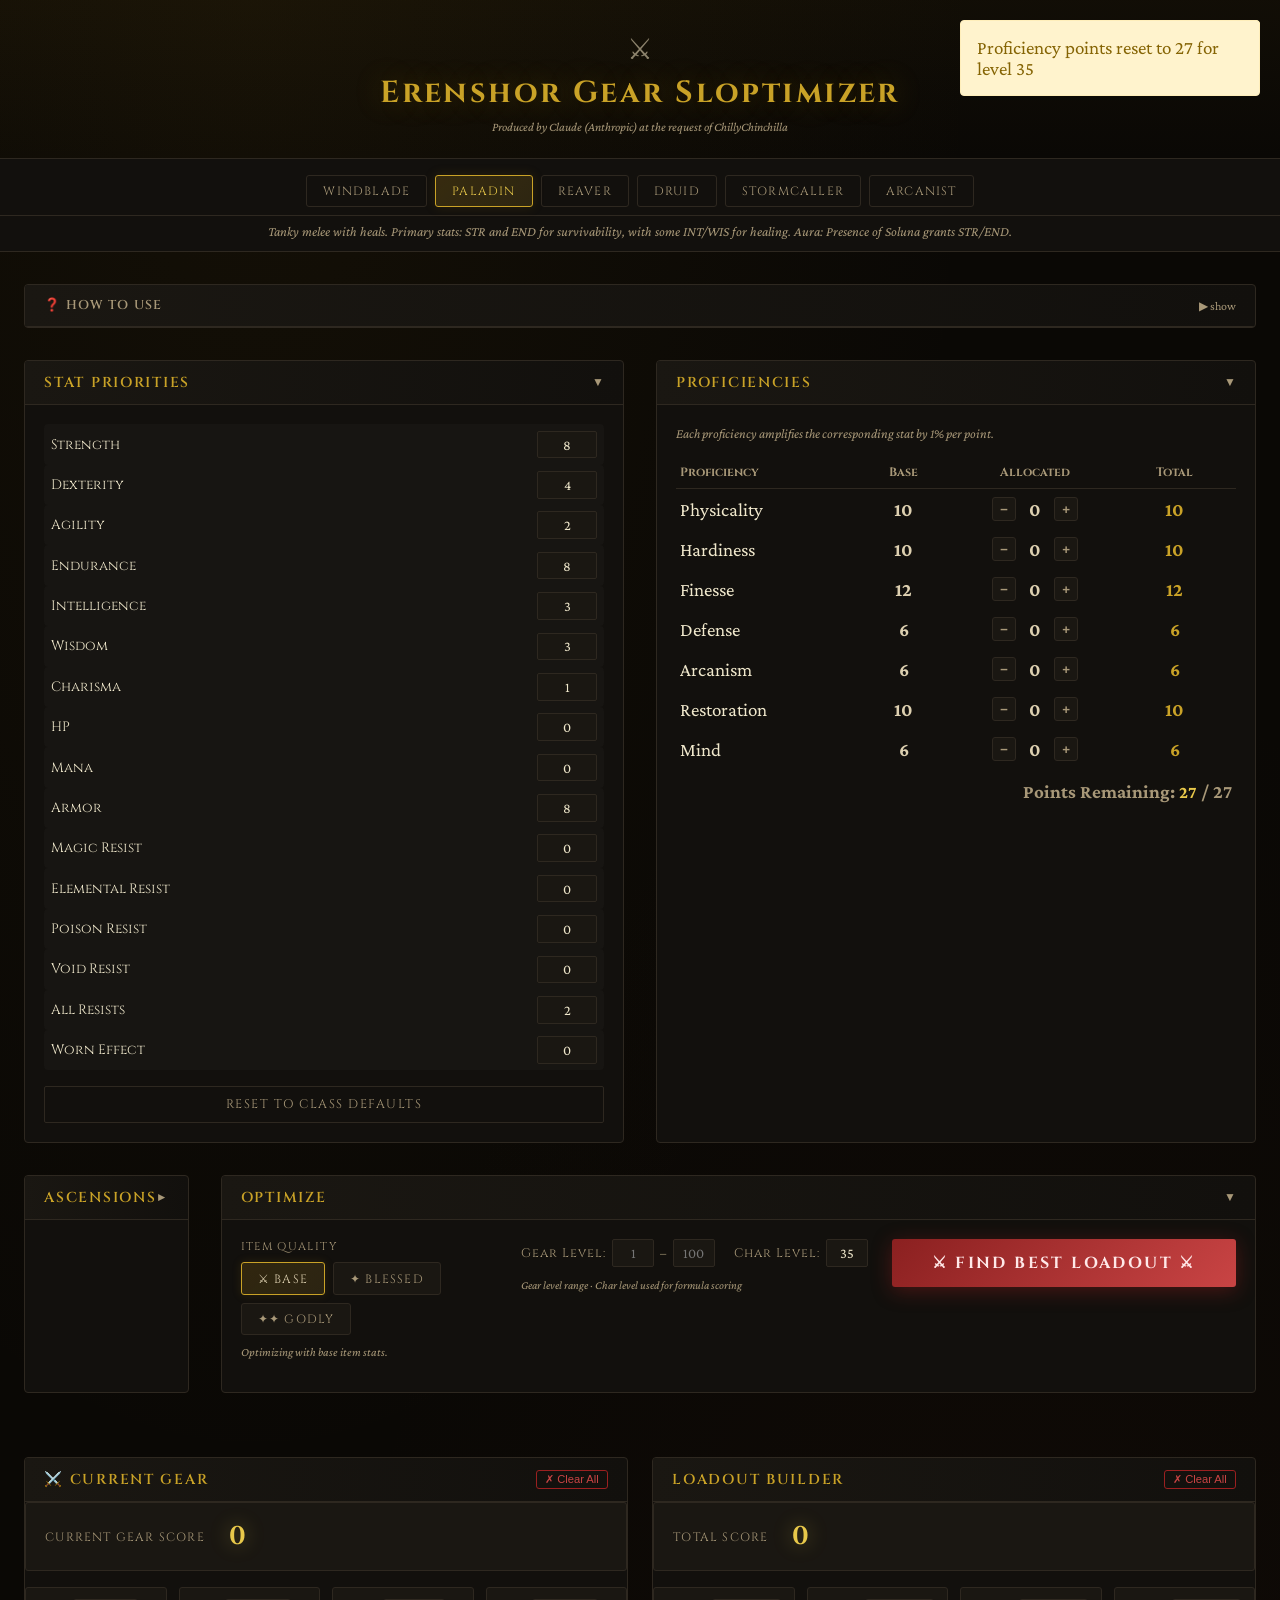
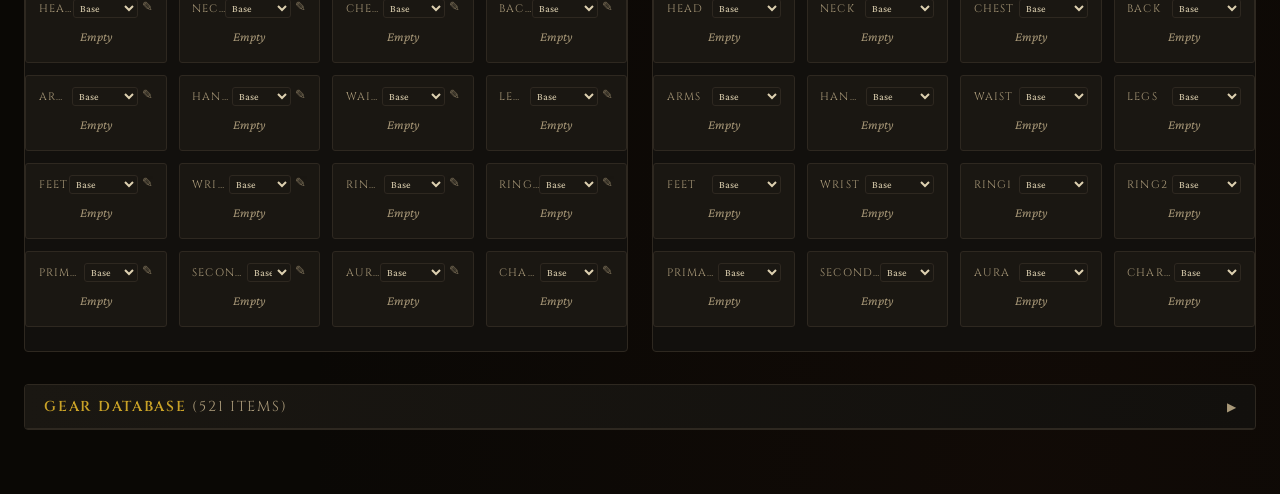
<file: index.html>
<!DOCTYPE html>
<html lang="en">

<head>
  <meta charset="UTF-8">
  <meta name="viewport" content="width=device-width, initial-scale=1.0">
  <title>Erenshor Gear Sloptimizer</title>
  <link
    href="https://fonts.googleapis.com/css2?family=Cinzel:wght@400;600;700&family=Crimson+Pro:ital,wght@0,300;0,400;1,300&display=swap"
    rel="stylesheet">
  <link rel="stylesheet" href="style.css">
</head>

<body>
  <div id="gear-tooltip"></div>

  <header>
    <h1>Erenshor Gear Sloptimizer</h1>
    <p style="font-size:.78rem;color:var(--text-dim);font-style:italic;margin-top:.4rem">Produced by Claude (Anthropic)
      at the request of ChillyChinchilla</p>
  </header>

  <div class="class-bar" id="class-bar"></div>
  <div class="class-desc" id="class-desc"></div>

  <div class="app">

    <!-- Tutorial -->
    <div class="panel" style="margin-bottom:2rem">
      <div class="panel-header" id="tutorial-header"
        style="cursor:pointer;display:flex;justify-content:space-between;align-items:center;user-select:none">
        <h2 style="font-size:.8rem;letter-spacing:.1em;color:var(--text-dim)">❓ HOW TO USE</h2>
        <span class="chevron" style="font-size:.75rem;color:var(--text-dim)">▶ show</span>
      </div>
      <div class="tutorial-body"
        style="display:none;padding:1rem 1.25rem;font-size:.82rem;line-height:1.8;color:var(--text-dim)">
        <p><strong style="color:var(--text-bright)">1. Pick your class.</strong> Set your class in the bar above. Stat
          weights and gear are preloaded for your class.</p>
        <p><strong style="color:var(--text-bright)">2. Find your best loadout.</strong> Set Gear Level, quality tier,
          and Char Level, then click "Find Best Loadout".</p>
        <p><strong style="color:var(--text-bright)">3. Track your current gear.</strong> Fill your current gear on the
          left panel. Loadout comparison shows upgrades.</p>
        <p><strong style="color:var(--text-bright)">4. Add missing items.</strong> Use "Add Custom Item" to create new
          gear manually or via AI lookup.</p>
      </div>
    </div>

    <!-- Stat + Proficiency Panels -->
    <div class="row">
      <div class="panel">
        <div class="panel-header" style="cursor:pointer" id="stat-panel-header">
          <h2>Stat Priorities</h2>
          <span id="stat-panel-chevron" style="font-size:.75rem;color:var(--text-dim)">▼</span>
        </div>
        <div id="stat-panel-body">
          <div class="panel-body" id="stat-tier-panel"></div>
        </div>
      </div>
      <div class="panel">
        <div class="panel-header" style="cursor:pointer" onclick="toggleProfPanel()">
          <h2>Proficiencies</h2>
          <span id="prof-panel-chevron" style="font-size:.75rem;color:var(--text-dim)">▼</span>
        </div>
        <div id="prof-panel-body">
          <div class="panel-body">
            <p class="note" style="margin-bottom:.75rem">Each proficiency amplifies the corresponding stat by 1% per
              point.</p>
            <div id="prof-table"></div>
          </div>
        </div>
      </div>
    </div>
    <!-- Ascensions & Optimize Row -->
    <div class="row" id="asc-opt-row">
      <!-- Ascensions Panel -->
      <div class="panel" style="margin-bottom:2rem">
        <div class="panel-header" style="cursor:pointer" onclick="toggleAscPanel()">
          <h2>Ascensions</h2>
          <span id="asc-panel-chevron"
            style="font-size:.75rem;color:var(--text-dim);display:inline-block;transform:rotate(-90deg)">&#9660;</span>
        </div>
        <div id="asc-panel-body" style="display:none">
          <div class="panel-body" id="asc-panel-inner">
            <!-- JS will populate ascensions -->
          </div>
        </div>
      </div>

      <!-- Optimize Panel -->
      <div class="panel" style="margin-bottom:2rem">
        <div class="panel-header" style="cursor:pointer" id="optimize-panel-header">
          <h2>Optimize</h2>
          <span id="optimize-panel-chevron" style="font-size:.75rem;color:var(--text-dim)">▼</span>
        </div>
        <div id="optimize-panel-body">
          <div class="panel-body" style="display:flex;flex-wrap:wrap;gap:1.5rem;align-items:flex-start">
            <!-- all the existing optimize content goes here -->
            <div class="tier-selector" style="flex:1;min-width:220px">
              <div
                style="font-family:'Cinzel',serif;font-size:.7rem;letter-spacing:.12em;color:var(--text-dim);text-transform:uppercase;margin-bottom:.5rem">
                Item Quality
              </div>
              <div style="display:flex;gap:.5rem;flex-wrap:wrap">
                <button class="tier-btn active" id="tier-base" onclick="setTier('base')">⚔ Base</button>
                <button class="tier-btn" id="tier-blessed" onclick="setTier('blessed')">✦ Blessed</button>
                <button class="tier-btn" id="tier-double" onclick="setTier('double')">✦✦ Godly</button>
              </div>
              <p class="note" id="tier-note" style="margin-top:.5rem;font-size:.75rem">Optimizing with base item stats.
              </p>
            </div>

            <div style="display:flex;flex-direction:column;gap:.6rem">
              <div style="display:flex;align-items:center;gap:1.2rem;flex-wrap:wrap">
                <div style="display:flex;align-items:center;gap:.4rem">
                  <label
                    style="font-size:.78rem;color:var(--text-dim);white-space:nowrap;font-family:'Cinzel',serif;letter-spacing:.08em">
                    Gear Level:
                  </label>
                  <input type="number" id="filter-level-min" placeholder="1" min="1" max="100"
                    oninput="onGearLevelChange()" style="width:42px;text-align:center">
                  <span style="color:var(--text-dim);font-size:.8rem">–</span>
                  <input type="number" id="filter-level" placeholder="100" min="1" max="100"
                    oninput="onGearLevelChange()" style="width:42px;text-align:center">
                </div>

                <div style="display:flex;align-items:center;gap:.4rem">
                  <label
                    style="font-size:.78rem;color:var(--text-dim);white-space:nowrap;font-family:'Cinzel',serif;letter-spacing:.08em">
                    Char Level:
                  </label>
                  <input type="number" id="char-level" placeholder="35" min="1" max="35" value="35"
                    oninput="onCharLevelChange()" style="width:42px;text-align:center">
                </div>
              </div>

              <p class="note" style="font-size:.72rem">Gear level range · Char level used for formula scoring</p>
            </div>

            <div id="no2h-wrap" style="display:none;flex-direction:column;gap:.4rem">
              <label
                style="font-family:'Cinzel',serif;font-size:.78rem;color:var(--text-dim);white-space:nowrap;letter-spacing:.08em">
                Weapon Preference:
              </label>
              <div style="display:flex;gap:.35rem">
                <button id="wpref-any" onclick="setWeaponPref('any')" class="tier-btn active">Any</button>
                <button id="wpref-1h" onclick="setWeaponPref('1h')" class="tier-btn">1H + Shield</button>
                <button id="wpref-2h" onclick="setWeaponPref('2h')" class="tier-btn">2H Only</button>
              </div>
              <p class="note" id="wpref-note" style="font-size:.72rem">Optimizer considers all weapons</p>
            </div>

            <div style="display:flex;align-items:center">
              <button class="optimize-btn" onclick="optimizeAndScroll()">⚔ Find Best Loadout ⚔</button>
            </div>
          </div>
        </div>
      </div>
    </div>

    <!-- Current Gear + Loadout Builder -->
    <div id="results"
      style="margin-bottom:1rem;display:grid;grid-template-columns:1fr 1fr;gap:1.5rem;align-items:start">
      <div id="current-gear-panel" class="panel"></div>
      <div id="loadout-builder-panel" class="panel"></div>
    </div>

    <div id="comparison-bar" style="margin-bottom:2rem"></div>

    <!-- Gear Database -->
    <div class="panel" style="margin-bottom:2rem">
      <div class="panel-header" style="cursor:pointer" onclick="toggleGearDb()">
        <h2>Gear Database <span id="gear-count" style="font-weight:400;color:var(--text-dim)">(0 items)</span></h2>
        <span id="gear-db-chevron"
          style="font-size:.75rem;color:var(--text-dim);transition:transform .25s;display:inline-block">▶</span>
      </div>
      <div id="gear-db-body" style="display:none">
        <div class="panel-body">
          <div class="filter-bar">
            <label>Search:</label>
            <input type="text" id="filter-name" placeholder="Name…" oninput="filterAndRenderGearList()" style="max-width:180px">
          
            <select id="filter-slot" onchange="filterAndRenderGearList()" style="max-width:140px">
              <option value="">All Slots</option>
              <option>Head</option>
              <option>Neck</option>
              <option>Chest</option>
              <option>Back</option>
              <option>Arms</option>
              <option>Waist</option>
              <option>Legs</option>
              <option>Feet</option>
              <option>Hands</option>
              <option>Wrist</option>
              <option>Ring</option>
              <option>Primary</option>
              <option>Secondary</option>
              <option>Aura</option>
              <option>Charm</option>
            </select>
          
            <select id="filter-class" onchange="filterAndRenderGearList()" style="max-width:140px">
              <option value="">All Classes</option>
              <option>Windblade</option>
              <option>Paladin</option>
              <option>Reaver</option>
              <option>Druid</option>
              <option>Stormcaller</option>
              <option>Arcanist</option>
            </select>
          
            <button class="btn btn-ghost"
              style="font-size:.7rem;padding:.25rem .7rem;color:var(--red-light);border-color:var(--red)"
              onclick="clearAllFilters();event.stopPropagation()">Clear All</button>
          </div>
        </div>
        <div class="gear-list" id="gear-list"></div>
      </div>
    </div>

  </div>

  <script type="module" src="script.js"></script>
  <!-- Slot Selection Modal -->
  <div id="slot-modal" class="slot-modal-backdrop" style="display:none;">
    <div class="slot-modal">
      <div class="slot-modal-header">
        <span class="slot-modal-title" id="slot-modal-title">Select Item</span>
        <button class="slot-modal-close" id="slot-modal-close">&times;</button>
      </div>
      <div class="slot-modal-search">
        <input type="text" id="slot-modal-search" placeholder="Search items...">
      </div>
      <div class="slot-modal-results" id="slot-modal-results"></div>
    </div>
  </div>

</body>

</html>
</file>
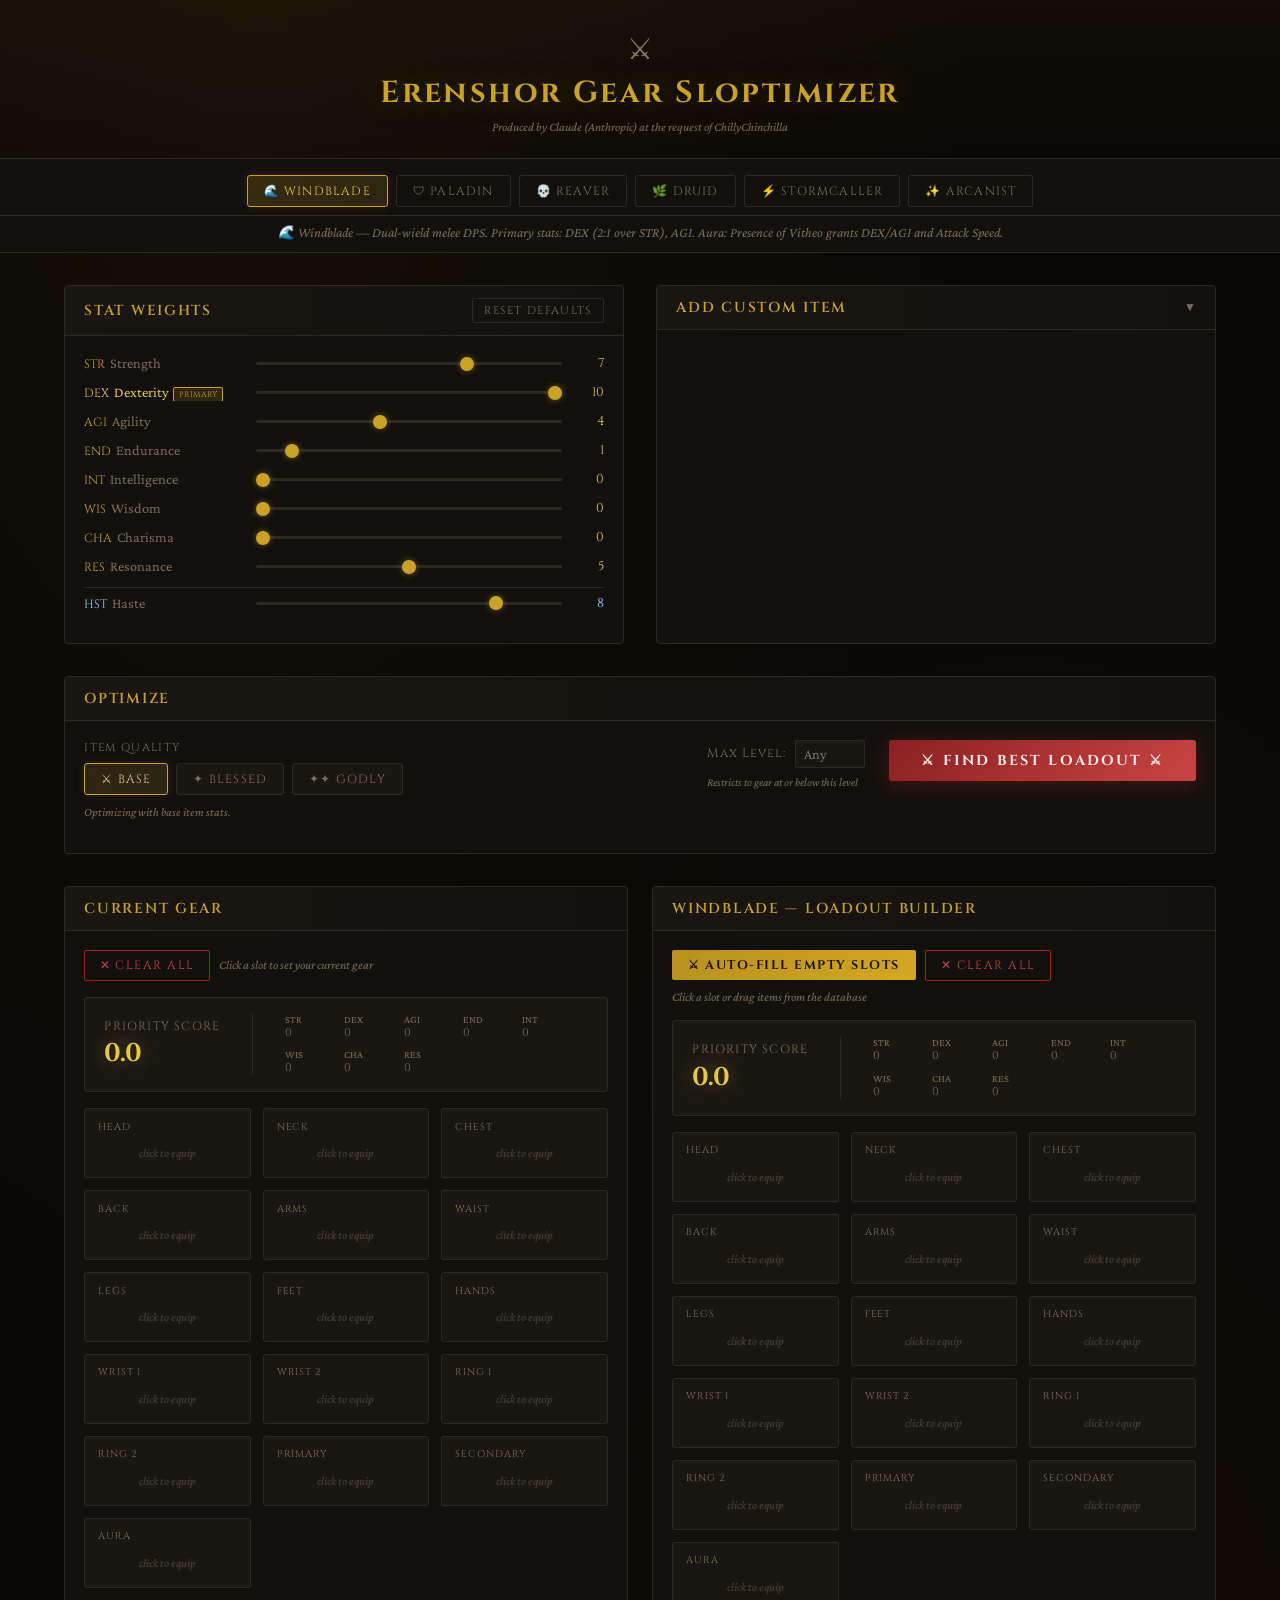
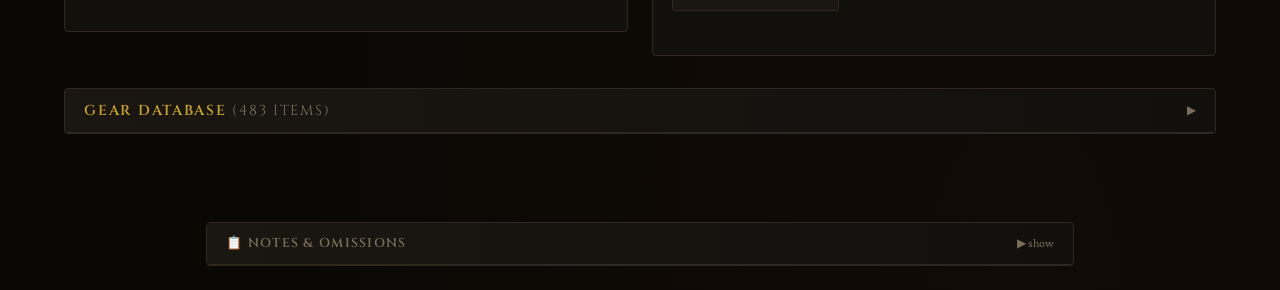
<file: 1index.html>
<!DOCTYPE html>
<html lang="en">
<head>
<meta charset="UTF-8">
<meta name="viewport" content="width=device-width, initial-scale=1.0">
<title>Erenshor Gear Sloptimizer</title>
<link href="https://fonts.googleapis.com/css2?family=Cinzel:wght@400;600;700&family=Crimson+Pro:ital,wght@0,300;0,400;1,300&display=swap" rel="stylesheet">
<style>
:root{--bg:#0a0805;--surface:#12100d;--surface2:#1a1712;--border:#2e2820;--border-glow:#8b6914;--gold:#c9a227;--gold-light:#e8c84a;--red:#9b2020;--red-light:#c94444;--blue:#2060a0;--blue-light:#4090d0;--text:#d4c4a0;--text-dim:#7a6e58;--text-bright:#f0e8cc;--green:#2a6a2a;--green-light:#4aaa4a}
*{box-sizing:border-box;margin:0;padding:0}
body{background:var(--bg);color:var(--text);font-family:'Crimson Pro',Georgia,serif;font-size:17px;min-height:100vh;background-image:radial-gradient(ellipse at 20% 0%,rgba(139,105,20,.08) 0%,transparent 50%),radial-gradient(ellipse at 80% 100%,rgba(100,40,20,.08) 0%,transparent 50%)}
header{text-align:center;padding:2rem 1rem 1.5rem;border-bottom:1px solid var(--border);background:linear-gradient(180deg,rgba(139,105,20,.06) 0%,transparent 100%)}
header::before{content:'⚔';display:block;font-size:1.8rem;margin-bottom:.4rem;opacity:.6}
h1{font-family:'Cinzel',serif;font-size:1.9rem;font-weight:700;color:var(--gold);letter-spacing:.08em;text-shadow:0 0 30px rgba(201,162,39,.3)}
.class-bar{display:flex;justify-content:center;gap:.5rem;flex-wrap:wrap;padding:1rem 1rem .5rem;border-bottom:1px solid var(--border);background:var(--surface)}
.class-btn{font-family:'Cinzel',serif;font-size:.75rem;letter-spacing:.1em;text-transform:uppercase;padding:.45rem 1rem;border:1px solid var(--border);background:transparent;color:var(--text-dim);cursor:pointer;border-radius:3px;transition:all .15s}
.class-btn:hover{border-color:var(--gold);color:var(--gold)}
.class-btn.active{background:linear-gradient(135deg,rgba(139,105,20,.3),rgba(201,162,39,.15));border-color:var(--gold);color:var(--gold-light);box-shadow:0 0 12px rgba(139,105,20,.2)}
.class-desc{text-align:center;font-style:italic;font-size:.85rem;color:var(--text-dim);padding:.5rem 1rem .75rem;background:var(--surface);border-bottom:1px solid var(--border)}
.app{max-width:1200px;margin:0 auto;padding:2rem 1.5rem}
.row{display:grid;grid-template-columns:1fr 1fr;gap:2rem;margin-bottom:2rem}
@media(max-width:900px){.row{grid-template-columns:1fr}}
@media(max-width:900px){#results-grid{grid-template-columns:1fr !important}}
.panel{background:var(--surface);border:1px solid var(--border);border-radius:4px;overflow:hidden}
.panel-header{background:linear-gradient(90deg,var(--surface2),transparent);border-bottom:1px solid var(--border);padding:.75rem 1.2rem;display:flex;align-items:center;justify-content:space-between}
.panel-header h2{font-family:'Cinzel',serif;font-size:.9rem;font-weight:600;color:var(--gold);letter-spacing:.12em;text-transform:uppercase}
.panel-body{padding:1.2rem}
.stat-row{display:flex;align-items:center;gap:.75rem;margin-bottom:.75rem}
.stat-label{width:160px;font-size:.9rem;color:var(--text-dim);flex-shrink:0;white-space:nowrap;overflow:hidden}
.stat-label span{font-family:'Cinzel',serif;font-size:.75rem;color:var(--gold);margin-right:.3rem}
.stat-slider{flex:1;-webkit-appearance:none;height:3px;background:var(--border);outline:none;border-radius:2px}
.stat-slider::-webkit-slider-thumb{-webkit-appearance:none;width:14px;height:14px;background:var(--gold);border-radius:50%;cursor:pointer;box-shadow:0 0 6px rgba(201,162,39,.5)}
.stat-value{width:30px;text-align:right;font-family:'Cinzel',serif;font-size:.8rem;color:var(--gold-light)}
select{width:100%;background:var(--surface);border:1px solid var(--border);color:var(--text);font-family:'Crimson Pro',serif;font-size:.88rem;padding:.25rem .4rem;border-radius:2px;outline:none;cursor:pointer}
select:focus{border-color:var(--gold)}
.form-grid{display:grid;grid-template-columns:1fr 1fr;gap:.6rem}
.form-field{display:flex;flex-direction:column;gap:.25rem}
.form-field label{font-size:.78rem;color:var(--text-dim);font-family:'Cinzel',serif;letter-spacing:.08em}
input[type=text],input[type=number]{background:var(--surface2);border:1px solid var(--border);color:var(--text-bright);font-family:'Crimson Pro',serif;font-size:.9rem;padding:.3rem .5rem;border-radius:2px;outline:none;width:100%}
input:focus{border-color:var(--gold)}
.btn{font-family:'Cinzel',serif;font-size:.78rem;letter-spacing:.12em;text-transform:uppercase;border:none;padding:.55rem 1.2rem;cursor:pointer;border-radius:2px;transition:all .15s}
.btn-gold{background:linear-gradient(135deg,#b8901f,#d4a820);color:#1a1200;font-weight:700}
.btn-gold:hover{background:linear-gradient(135deg,#c9a227,#e8c84a)}
.btn-red{background:transparent;color:var(--red-light);border:1px solid var(--red);font-size:.7rem;padding:.2rem .5rem}
.btn-red:hover{background:var(--red);color:#fff}
.btn-blue{background:linear-gradient(135deg,#1a4a80,#2060a0);color:#c0e0ff;font-weight:700}
.btn-blue:hover{background:linear-gradient(135deg,#2060a0,#4090d0)}
.btn-ghost{background:transparent;border:1px solid var(--border);color:var(--text-dim)}
.btn-ghost:hover{border-color:var(--gold);color:var(--gold)}
.btn-row{display:flex;gap:.6rem;margin-top:.5rem;flex-wrap:wrap}
.ai-input-row{display:flex;gap:.5rem;align-items:stretch;margin-bottom:.4rem}
.ai-input-row input{flex:1}
.ai-status{font-size:.82rem;color:var(--text-dim);font-style:italic;min-height:1.2em}
.ai-status.loading{color:var(--blue-light)}.ai-status.success{color:var(--green-light)}.ai-status.error{color:var(--red-light)}
.gear-list{max-height:300px;overflow-y:auto}
.gear-item{display:flex;align-items:center;justify-content:space-between;padding:.4rem .6rem;border-bottom:1px solid var(--border);font-size:.88rem;animation:fadeIn .2s ease}
@keyframes fadeIn{from{opacity:0;transform:translateY(-4px)}to{opacity:1;transform:none}}
.gear-item:hover{background:rgba(139,105,20,.05)}
.gear-item-name{color:var(--text-bright);flex:1;min-width:0;overflow:hidden;text-overflow:ellipsis;white-space:nowrap}
.gear-item-slot{font-family:'Cinzel',serif;font-size:.62rem;color:var(--text-dim);margin:0 .5rem;text-transform:uppercase;white-space:nowrap;flex-shrink:0}
.gear-item-stats{color:var(--gold);font-size:.78rem;margin-right:.5rem;flex-shrink:0;max-width:200px;overflow:hidden;text-overflow:ellipsis;white-space:nowrap}
.filter-bar{display:flex;gap:.5rem;margin-bottom:.75rem;flex-wrap:wrap;align-items:center}
.filter-bar label{font-size:.78rem;color:var(--text-dim);white-space:nowrap}
.optimize-wrap{text-align:center;margin:1rem 0 2rem}
.optimize-btn{font-family:'Cinzel',serif;font-size:1rem;letter-spacing:.15em;text-transform:uppercase;background:linear-gradient(135deg,#8b2020,#c94444);color:#ffe8e8;border:none;padding:.8rem 2.5rem;cursor:pointer;border-radius:3px;box-shadow:0 4px 20px rgba(155,32,32,.4);transition:all .2s;font-weight:700}
.optimize-btn:hover{transform:translateY(-1px);box-shadow:0 6px 28px rgba(155,32,32,.6)}
.tier-btn{font-family:'Cinzel',serif;font-size:.75rem;letter-spacing:.1em;padding:.45rem 1rem;border:1px solid var(--border);background:var(--surface2);color:var(--text-dim);cursor:pointer;border-radius:3px;transition:all .2s;text-transform:uppercase}
.tier-btn:hover{border-color:var(--gold);color:var(--gold)}
.tier-btn.active{background:linear-gradient(135deg,rgba(139,105,20,.25),rgba(193,155,50,.15));border-color:var(--gold);color:var(--gold-bright);box-shadow:0 0 10px rgba(139,105,20,.2)}
.result-grid{display:grid;grid-template-columns:repeat(auto-fill,minmax(140px,1fr));gap:.75rem;margin-bottom:1.5rem;min-width:0}
.result-slot{background:var(--surface2);border:1px solid var(--border);border-radius:3px;padding:.65rem .8rem;overflow:hidden;min-width:0;position:relative;transition:box-shadow .15s}
.result-slot.equipped{border-color:var(--border-glow);box-shadow:0 0 10px rgba(139,105,20,.15);animation:none}
.result-slot.locked{border-color:#c9a227;box-shadow:0 0 12px rgba(201,162,39,.25);animation:none}
.result-slot.drag-over{border-color:var(--gold-light);box-shadow:0 0 16px rgba(232,200,74,.4);background:rgba(139,105,20,.12)}
.result-slot.drag-reject{animation:shake .3s ease}
@keyframes shake{0%,100%{transform:translateX(0)}20%{transform:translateX(-5px)}40%{transform:translateX(5px)}60%{transform:translateX(-3px)}80%{transform:translateX(3px)}}
@keyframes slot-pulse{0%,100%{border-color:var(--border);box-shadow:none}50%{border-color:rgba(139,105,20,.5);box-shadow:0 0 8px rgba(139,105,20,.12)}}
.result-slot:not(.equipped):not(.drag-over){animation:slot-pulse 3s ease-in-out infinite}
.result-slot-name{font-family:'Cinzel',serif;font-size:.62rem;letter-spacing:.1em;color:var(--text-dim);text-transform:uppercase;margin-bottom:.2rem;white-space:nowrap;overflow:hidden;text-overflow:ellipsis}
.result-slot-header{display:flex;align-items:center;justify-content:space-between;margin-bottom:.2rem}
.lock-btn{background:none;border:none;cursor:pointer;font-size:.75rem;padding:0;line-height:1;opacity:.4;transition:opacity .15s;color:var(--gold)}
.lock-btn:hover{opacity:1}
.lock-btn.locked{opacity:1;color:var(--gold)}
.clear-slot-btn{background:none;border:none;cursor:pointer;font-size:.65rem;padding:0;line-height:1;color:var(--text-dim);opacity:.5;transition:opacity .15s}
.clear-slot-btn:hover{opacity:1;color:var(--red-light)}
.result-item-name{font-size:.9rem;color:var(--text-bright);margin-bottom:.15rem;overflow-wrap:break-word;word-break:break-word;hyphens:auto}
.result-item-stats{font-size:.78rem;color:var(--gold);overflow-wrap:break-word;word-break:break-all}
.result-empty{font-style:italic;color:var(--text-dim);font-size:.82rem}
.drop-hint{font-size:.72rem;color:var(--text-dim);font-style:italic;opacity:.5;text-align:center;padding:.3rem 0}
.gear-item{display:flex;align-items:center;justify-content:space-between;padding:.4rem .6rem;border-bottom:1px solid var(--border);font-size:.88rem;animation:fadeIn .2s ease;cursor:grab}
.gear-item:active{cursor:grabbing}
.gear-item.dragging{opacity:.4}
.loadout-controls{display:flex;gap:.6rem;flex-wrap:wrap;margin-bottom:1rem;align-items:center}
.score-bar{background:var(--surface2);border:1px solid var(--border);border-radius:3px;padding:1rem 1.2rem;display:flex;align-items:center;gap:1.5rem;flex-wrap:wrap;margin-bottom:1rem}
.score-label{font-family:'Cinzel',serif;font-size:.75rem;letter-spacing:.1em;color:var(--text-dim);text-transform:uppercase}
.score-value{font-family:'Cinzel',serif;font-size:1.6rem;color:var(--gold-light);font-weight:700;text-shadow:0 0 20px rgba(232,200,74,.4)}
.stat-total{display:flex;flex-direction:column;min-width:2.5rem}
.stat-total-name{font-size:.72rem;color:var(--text-dim)}
.stat-total-val{font-family:'Cinzel',serif;font-size:1rem;color:var(--text-bright)}
.empty-state{text-align:center;padding:2rem;color:var(--text-dim);font-style:italic}
.note{font-size:.83rem;color:var(--text-dim);font-style:italic;margin-bottom:.75rem;line-height:1.5}
.tag{display:inline-block;font-family:'Cinzel',serif;font-size:.58rem;padding:.1rem .3rem;border-radius:2px;text-transform:uppercase;letter-spacing:.06em;margin-left:.3rem;vertical-align:middle}
.tag-wiki{background:rgba(32,96,160,.25);color:var(--blue-light);border:1px solid var(--blue)}
.tag-manual{background:rgba(42,106,42,.25);color:var(--green-light);border:1px solid var(--green)}
hr.div{border:none;border-top:1px solid var(--border);margin:.85rem 0}
::-webkit-scrollbar{width:4px}::-webkit-scrollbar-track{background:var(--surface)}::-webkit-scrollbar-thumb{background:var(--border-glow);border-radius:2px}
/* Slot search modal */
.slot-modal-backdrop{position:fixed;inset:0;background:rgba(0,0,0,.7);z-index:200;display:flex;align-items:center;justify-content:center;padding:1rem;backdrop-filter:blur(2px)}
.slot-modal{background:var(--surface);border:1px solid var(--border-glow);border-radius:6px;width:100%;max-width:480px;box-shadow:0 16px 48px rgba(0,0,0,.7);overflow:hidden;animation:modalIn .15s ease}
@keyframes modalIn{from{opacity:0;transform:translateY(-8px)}to{opacity:1;transform:none}}
.slot-modal-header{padding:.75rem 1rem;border-bottom:1px solid var(--border);display:flex;align-items:center;justify-content:space-between;background:linear-gradient(90deg,var(--surface2),transparent)}
.slot-modal-title{font-family:'Cinzel',serif;font-size:.8rem;letter-spacing:.12em;color:var(--gold);text-transform:uppercase}
.slot-modal-close{background:none;border:none;color:var(--text-dim);cursor:pointer;font-size:1rem;line-height:1;padding:.1rem .3rem;border-radius:2px;transition:color .1s}
.slot-modal-close:hover{color:var(--text-bright)}
.slot-modal-search{padding:.65rem .9rem;border-bottom:1px solid var(--border)}
.slot-modal-search input{width:100%;background:var(--surface2);border:1px solid var(--border-glow);color:var(--text-bright);font-family:'Crimson Pro',serif;font-size:1rem;padding:.4rem .6rem;border-radius:3px;outline:none}
.slot-modal-results{max-height:320px;overflow-y:auto}
.slot-modal-empty{padding:1.5rem;text-align:center;color:var(--text-dim);font-style:italic;font-size:.88rem}
.smi{display:flex;align-items:baseline;gap:.6rem;padding:.5rem .9rem;border-bottom:1px solid var(--border);cursor:pointer;transition:background .1s}
.smi:last-child{border-bottom:none}
.smi:hover,.smi.active{background:rgba(139,105,20,.12)}
.smi-name{color:var(--text-bright);font-size:.9rem;flex:1;min-width:0;overflow:hidden;text-overflow:ellipsis;white-space:nowrap}
.smi-level{font-family:'Cinzel',serif;font-size:.6rem;color:var(--text-dim);flex-shrink:0}
.smi-stats{font-size:.75rem;color:var(--gold);opacity:.8;flex-shrink:0;max-width:160px;overflow:hidden;text-overflow:ellipsis;white-space:nowrap}
/* Slot cards clickable */
.result-slot:not(.equipped):not(.locked){cursor:pointer}
.result-slot.equipped:not(.locked){cursor:pointer}
.result-slot:not(.equipped):hover .result-empty{color:var(--gold);opacity:.8}
</style>
</head>
<body>
<header>
  <h1>Erenshor Gear Sloptimizer</h1>
  <p style="font-size:.78rem;color:var(--text-dim);font-style:italic;margin-top:.4rem">Produced by Claude (Anthropic) at the request of ChillyChinchilla</p>
</header>

<div class="class-bar" id="class-bar"></div>
<div class="class-desc" id="class-desc"></div>

<div class="app">
  <div class="row">
    <div class="panel">
      <div class="panel-header">
        <h2>Stat Weights</h2>
        <button class="btn btn-ghost" style="font-size:.7rem;padding:.25rem .7rem" onclick="resetWeights()">Reset Defaults</button>
      </div>
      <div class="panel-body"><div id="stat-weights"></div></div>
    </div>
    <div class="panel">
      <div class="panel-header" style="cursor:pointer;user-select:none" onclick="toggleAddItem()">
        <h2>Add Custom Item</h2>
        <span id="add-item-chevron" style="font-size:.75rem;color:var(--text-dim);transition:transform .25s;display:inline-block">▼</span>
      </div>
      <div id="add-item-body" style="display:none">
        <div class="panel-body">
          <p class="note">Look up any Erenshor item by name and AI will fill in the stats.</p>
          <div class="ai-input-row">
            <input type="text" id="ai-item-name" placeholder="Item name…" onkeydown="if(event.key==='Enter')aiLookup()">
            <button class="btn btn-blue" onclick="aiLookup()" id="lookup-btn">✦ Lookup</button>
          </div>
          <div class="ai-status" id="ai-status"></div>
          <hr class="div">
          <div class="form-grid">
            <div class="form-field" style="grid-column:1/-1"><label>Item Name</label><input type="text" id="item-name" placeholder="Name"></div>
            <div class="form-field"><label>Slot</label>
              <select id="item-slot">
                <option>Head</option><option>Neck</option><option>Chest</option><option>Back</option>
                <option>Arms</option><option>Waist</option><option>Legs</option><option>Feet</option>
                <option>Hands</option><option>Wrist</option><option>Ring</option><option>Primary</option><option>Secondary</option><option>Aura</option>
              </select>
            </div>
            <div class="form-field"><label>Level Req</label><input type="number" id="item-level" placeholder="1" min="1" max="100"></div>
            <div id="stat-inputs" style="display:contents"></div>
            <div class="btn-row" style="grid-column:1/-1">
              <button class="btn btn-gold" onclick="addItemManual()">+ Add Item</button>
              <button class="btn btn-ghost" onclick="clearForm()">Clear</button>
            </div>
          </div>
        </div>
      </div>
    </div>
  </div>


  <div class="panel" style="margin-bottom:2rem">
    <div class="panel-header">
      <h2>Optimize</h2>
    </div>
    <div class="panel-body" style="display:flex;flex-wrap:wrap;align-items:flex-start;gap:1.5rem">
      <div class="tier-selector" style="flex:1;min-width:220px">
        <div style="font-family:'Cinzel',serif;font-size:.7rem;letter-spacing:.12em;color:var(--text-dim);text-transform:uppercase;margin-bottom:.5rem">Item Quality</div>
        <div style="display:flex;gap:.5rem;flex-wrap:wrap">
          <button class="tier-btn active" id="tier-base" onclick="setTier('base')">⚔ Base</button>
          <button class="tier-btn" id="tier-blessed" onclick="setTier('blessed')">✦ Blessed</button>
          <button class="tier-btn" id="tier-double" onclick="setTier('double')">✦✦ Godly</button>
        </div>
        <p class="note" style="margin-top:.5rem;font-size:.75rem" id="tier-note">Optimizing with base item stats.</p>
      </div>
      <div style="display:flex;flex-direction:column;gap:.4rem">
        <div style="display:flex;align-items:center;gap:.6rem">
          <label style="font-size:.78rem;color:var(--text-dim);white-space:nowrap;font-family:'Cinzel',serif;letter-spacing:.08em">Max Level:</label>
          <input type="number" id="filter-level" placeholder="Any" oninput="renderGearList()" style="max-width:70px">
        </div>
        <p class="note" style="font-size:.72rem">Restricts to gear at or below this level</p>
      </div>
      <div style="display:flex;align-items:center">
        <button class="optimize-btn" onclick="optimizeAndScroll()" style="padding:.7rem 2rem;font-size:.9rem">⚔ Find Best Loadout ⚔</button>
      </div>
    </div>
  </div>


  <div id="results" style="margin-bottom:1rem">
    <div id="results-grid" style="display:grid;grid-template-columns:1fr 1fr;gap:1.5rem;align-items:start">
      <div id="current-gear-panel"></div>
      <div id="loadout-builder-panel"></div>
    </div>
  </div>
  <div id="comparison-bar" style="margin-bottom:2rem"></div>

  <div class="panel" style="margin-bottom:2rem">
    <div class="panel-header" style="cursor:pointer;user-select:none" onclick="toggleGearDb()">
      <h2>Gear Database <span style="font-weight:400;color:var(--text-dim)" id="gear-count">(0 items)</span></h2>
      <span id="gear-db-chevron" style="font-size:.75rem;color:var(--text-dim);transition:transform .25s;display:inline-block">▶</span>
    </div>
    <div id="gear-db-body" style="display:none">
      <div class="panel-body" style="padding:.75rem 1.2rem">
        <div class="filter-bar">
          <label>Search:</label>
          <input type="text" id="filter-name" placeholder="Name…" oninput="renderGearList()" style="max-width:180px">
          <select id="filter-slot" onchange="renderGearList()" style="max-width:140px">
            <option value="">All Slots</option>
            <option>Head</option><option>Neck</option><option>Chest</option><option>Back</option><option>Arms</option>
            <option>Waist</option><option>Legs</option><option>Feet</option><option>Hands</option>
            <option>Wrist</option><option>Ring</option><option>Primary</option><option>Secondary</option><option>Aura</option>
          </select>
          <button class="btn btn-ghost" style="font-size:.7rem;padding:.25rem .7rem;color:var(--red-light);border-color:var(--red)" onclick="clearAllGear();event.stopPropagation()">Clear All</button>
        </div>
      </div>
      <div class="gear-list" id="gear-list"></div>
    </div>
  </div>
</div>

<script>
const WIKI_GEAR = [
  {name:'Cloth Sleeves',slot:'Arms',lvl:1,stats:{},classes:['Arcanist','Druid','Paladin','Reaver','Stormcaller','Windblade']},
  {name:'Tattered Leather Sleeves',slot:'Arms',lvl:1,stats:{},classes:['Druid','Paladin','Reaver','Stormcaller','Windblade']},
  {name:'Solunarian Armguard',slot:'Arms',lvl:10,stats:{str:8,end:3,dex:3},classes:['Paladin']},
  {name:'Polished Steel Armguards',slot:'Arms',lvl:12,stats:{str:4,end:4,dex:2,agi:2},classes:['Paladin','Reaver','Windblade']},
  {name:'Fungus Covered Armband',slot:'Arms',lvl:17,stats:{str:5,dex:5,int:8,wis:8},classes:['Arcanist','Druid','Paladin','Reaver','Stormcaller','Windblade']},
  {name:'Boatman\'s Armband',slot:'Arms',lvl:18,stats:{str:5,end:2,dex:8,agi:5,cha:10},classes:['Arcanist','Druid','Stormcaller','Windblade']},
  {name:'Desert Silk Sleeves',slot:'Arms',lvl:18,stats:{str:5,end:5,dex:8,agi:5,int:5,wis:5,cha:3},classes:['Arcanist','Druid','Stormcaller','Windblade']},
  {name:'Exoskeletal Spaulders',slot:'Arms',lvl:18,stats:{str:4,end:5,dex:4,agi:5,int:5,wis:5},classes:['Arcanist','Druid','Stormcaller','Windblade']},
  {name:'Ancient Guardian Sleeve',slot:'Arms',lvl:19,stats:{str:5,dex:5},classes:['Paladin','Reaver']},
  {name:'Flaming Vambraces',slot:'Arms',lvl:19,stats:{str:20,dex:5,agi:5},classes:['Paladin','Reaver','Stormcaller','Windblade']},
  {name:'Islander Bandit Armwrap',slot:'Arms',lvl:2,stats:{str:2,dex:2},classes:['Arcanist','Druid','Paladin','Reaver','Stormcaller','Windblade']},
  {name:'Battlemage Sleeves',slot:'Arms',lvl:24,stats:{str:12,int:12},classes:['Paladin','Reaver','Stormcaller','Windblade']},
  {name:'Chewed Armwraps',slot:'Arms',lvl:22,stats:{str:12,dex:5,agi:5},classes:['Paladin','Reaver','Stormcaller','Windblade']},
  {name:'Dueling Armguards',slot:'Arms',lvl:22,stats:{str:5,dex:10,agi:10},classes:['Druid','Paladin','Reaver','Stormcaller','Windblade']},
  {name:'Intricate Sleeves',slot:'Arms',lvl:24,stats:{dex:8,agi:5,int:12,wis:12,cha:7,res:1},classes:['Arcanist','Druid','Stormcaller','Windblade']},
  {name:'Vaporous Armguard',slot:'Arms',lvl:24,stats:{str:10,end:4,dex:15,agi:5,wis:5},classes:['Paladin','Reaver','Stormcaller']},
  {name:'Charred Sleeves',slot:'Arms',lvl:25,stats:{str:10,dex:10,agi:2,wis:2,cha:2,res:1},classes:['Paladin','Reaver','Windblade']},
  {name:'Gifted Sleeves',slot:'Arms',lvl:25,stats:{str:5,end:4,int:20,wis:15,cha:10,res:1},classes:['Arcanist','Druid','Stormcaller']},
  {name:'Priel Steel Armguards',slot:'Arms',lvl:28,stats:{str:15,end:8,dex:15,agi:8},classes:['Paladin','Reaver','Windblade']},
  {name:'Azynthian Armguards',slot:'Arms',lvl:30,stats:{str:20,dex:20,wis:5,cha:5,res:1},classes:['Druid','Paladin','Reaver','Stormcaller','Windblade']},
  {name:'Braxonian Leather Sleeves',slot:'Arms',lvl:31,stats:{str:15,end:5,dex:15,agi:10,wis:10},classes:['Druid','Stormcaller','Windblade']},
  {name:'Braxonian Royal Armband',slot:'Arms',lvl:31,stats:{str:5,end:5,dex:5,agi:5,int:15,wis:10,res:1},classes:['Arcanist','Stormcaller']},
  {name:'Braxonian Spaulders',slot:'Arms',lvl:31,stats:{str:15,dex:10,agi:10},classes:['Paladin','Reaver']},
  {name:'Feathery Vambraces',slot:'Arms',lvl:31,stats:{end:10,dex:10,agi:15,wis:10,cha:10},classes:['Druid','Stormcaller','Windblade']},
  {name:'Dreamy Sleeves',slot:'Arms',lvl:35,stats:{str:5,end:5,dex:10,agi:5,int:15,wis:10,cha:5},classes:['Arcanist','Druid','Paladin','Reaver','Stormcaller','Windblade']},
  {name:'Armbands of Order',slot:'Arms',lvl:36,stats:{str:5,end:5,dex:20,agi:20,int:5,wis:5,cha:5,res:2},classes:['Arcanist','Druid','Paladin','Reaver','Stormcaller','Windblade']},
  {name:'Crested Spaulders',slot:'Arms',lvl:36,stats:{str:12,end:12,dex:12,wis:5,cha:5,res:1},classes:['Paladin','Reaver']},
  {name:'Age-Old Armlet',slot:'Arms',lvl:37,stats:{str:15,end:15,dex:25,agi:15,int:5,wis:5,cha:5},classes:['Paladin','Reaver','Stormcaller','Windblade']},
  {name:'Armband of Generals',slot:'Arms',lvl:37,stats:{str:20,end:10,dex:5,cha:10,res:1},classes:['Paladin','Reaver','Stormcaller','Windblade']},
  {name:'Bonebanded Armguard',slot:'Arms',lvl:39,stats:{end:12,dex:12,int:25,wis:5,cha:10,res:2},classes:['Arcanist','Stormcaller']},
  {name:'Armguards of Presence',slot:'Arms',lvl:39,stats:{str:15,end:10,dex:15,int:15,wis:5,cha:10,res:1},classes:['Paladin','Stormcaller','Windblade']},
  {name:'Daggersilk Sleeves',slot:'Arms',lvl:5,stats:{int:2,wis:2,res:1},classes:['Arcanist','Druid','Paladin','Reaver','Stormcaller','Windblade']},
  {name:'Shivering Leather Sleeves',slot:'Arms',lvl:5,stats:{str:2,dex:2,wis:2},classes:['Druid','Paladin','Reaver','Stormcaller','Windblade']},
  {name:'Aged Plate Sleeves',slot:'Arms',lvl:6,stats:{str:5,dex:5},classes:['Paladin','Reaver','Windblade']},
  {name:'Azure Plate Vambraces',slot:'Arms',lvl:6,stats:{},classes:['Paladin','Reaver','Windblade']},
  {name:'Archer\'s Vambrace',slot:'Arms',lvl:8,stats:{end:2,dex:6},classes:['Paladin','Reaver','Stormcaller','Windblade']},
  {name:'Etched Armlet',slot:'Arms',lvl:8,stats:{str:3,end:3,dex:3},classes:['Paladin','Reaver','Stormcaller','Windblade']},
  {name:'Faerie Sleeves',slot:'Arms',lvl:8,stats:{int:5,wis:5,cha:5},classes:['Arcanist','Druid','Stormcaller']},
  {name:'Vinewrapped Vambracers',slot:'Arms',lvl:9,stats:{int:4,wis:4,cha:2},classes:['Arcanist','Druid','Stormcaller']},
  {name:'Aged Prism',slot:'Aura',lvl:22,stats:{},classes:['Arcanist','Druid','Paladin','Reaver','Stormcaller','Windblade']},
  {name:'Ancient Presence',slot:'Aura',lvl:35,stats:{},classes:['Arcanist','Druid','Paladin','Reaver','Stormcaller','Windblade']},
  {name:'Gift of Azynthi',slot:'Aura',lvl:37,stats:{},classes:['Arcanist','Druid','Stormcaller','Windblade']},
  {name:'Spark of Light',slot:'Aura',lvl:1,stats:{},classes:['Arcanist']},
  {name:'Essence of Flame',slot:'Aura',lvl:7,stats:{},classes:['Arcanist']},
  {name:'Glow of Eternity',slot:'Aura',lvl:14,stats:{},classes:['Arcanist']},
  {name:'Flame of the Redemption',slot:'Aura',lvl:21,stats:{},classes:['Arcanist']},
  {name:'Pyre of the Cleansed',slot:'Aura',lvl:35,stats:{},classes:['Arcanist']},
  {name:'Corruption of Sivakaya',slot:'Aura',lvl:20,stats:{},classes:['Arcanist','Druid','Paladin','Reaver','Stormcaller','Windblade']},
  {name:'Sprout',slot:'Aura',lvl:1,stats:{},classes:['Druid']},
  {name:'Bloom',slot:'Aura',lvl:7,stats:{},classes:['Druid']},
  {name:'Wilt',slot:'Aura',lvl:18,stats:{},classes:['Druid']},
  {name:'Decay',slot:'Aura',lvl:29,stats:{},classes:['Druid']},
  {name:'Gem of Echoes',slot:'Aura',lvl:28,stats:{},classes:['Arcanist','Druid','Paladin','Reaver','Stormcaller','Windblade']},
  {name:'Hallows Eve',slot:'Aura',lvl:55,stats:{},classes:['Arcanist','Druid','Paladin','Reaver','Stormcaller','Windblade']},
  {name:'Chunk of Living Stone',slot:'Aura',lvl:22,stats:{},classes:['Arcanist','Druid','Paladin','Reaver','Stormcaller','Windblade']},
  {name:'Amber\'s Gift',slot:'Aura',lvl:14,stats:{},classes:['Arcanist','Druid','Paladin','Reaver','Stormcaller','Windblade']},
  {name:'Falling Shadow',slot:'Aura',lvl:1,stats:{},classes:['Reaver']},
  {name:'Looming Void',slot:'Aura',lvl:1,stats:{},classes:['Reaver']},
  {name:'End of Life',slot:'Aura',lvl:1,stats:{},classes:['Reaver']},
  {name:'Evacuate Soul',slot:'Aura',lvl:1,stats:{},classes:['Reaver']},
  {name:'Dawn\'s Light',slot:'Aura',lvl:1,stats:{},classes:['Paladin']},
  {name:'Morning Glow',slot:'Aura',lvl:7,stats:{},classes:['Paladin']},
  {name:'Rising Moon',slot:'Aura',lvl:18,stats:{},classes:['Paladin']},
  {name:'Eclipse',slot:'Aura',lvl:33,stats:{},classes:['Paladin']},
  {name:'Spirit of the Steed',slot:'Aura',lvl:20,stats:{},classes:['Arcanist','Druid','Paladin','Reaver','Stormcaller','Windblade']},
  {name:'Rolling Clouds',slot:'Aura',lvl:1,stats:{},classes:['Stormcaller']},
  {name:'Falling Rain',slot:'Aura',lvl:7,stats:{},classes:['Stormcaller']},
  {name:'Distant Thunder',slot:'Aura',lvl:18,stats:{},classes:['Stormcaller']},
  {name:'Lightning Strike',slot:'Aura',lvl:28,stats:{},classes:['Stormcaller']},
  {name:'Sage\'s Trinket',slot:'Aura',lvl:28,stats:{},classes:['Arcanist','Druid','Paladin','Reaver','Stormcaller','Windblade']},
  {name:'Scent of the Sea',slot:'Aura',lvl:1,stats:{},classes:['Windblade']},
  {name:'Force of the Sea',slot:'Aura',lvl:7,stats:{},classes:['Windblade']},
  {name:'Freedom of the Sky',slot:'Aura',lvl:18,stats:{},classes:['Windblade']},
  {name:'Whispers of Wind',slot:'Aura',lvl:28,stats:{},classes:['Windblade']},
  {name:'Wisp\'s Presence',slot:'Aura',lvl:28,stats:{},classes:['Arcanist','Druid','Paladin','Reaver','Stormcaller','Windblade']},
  {name:'Backplate',slot:'Back',lvl:11,stats:{str:5,end:5,int:5,res:1},classes:['Druid','Paladin','Reaver','Stormcaller','Windblade']},
  {name:'Call To Arms',slot:'Back',lvl:12,stats:{end:2,dex:2,int:4,wis:4},classes:['Arcanist','Druid','Paladin','Reaver','Stormcaller','Windblade']},
  {name:'Gambler\'s Cape',slot:'Back',lvl:13,stats:{str:5,agi:5,int:2,wis:2,cha:10},classes:['Arcanist','Druid','Paladin','Reaver','Stormcaller','Windblade']},
  {name:'Fungal Scab Cape',slot:'Back',lvl:15,stats:{str:4,end:4,int:2,wis:2},classes:['Arcanist','Druid','Paladin','Reaver','Stormcaller','Windblade']},
  {name:'Cape of the Sands',slot:'Back',lvl:17,stats:{},classes:['Arcanist','Druid','Paladin','Reaver','Stormcaller','Windblade']},
  {name:'Seawashed Cloak',slot:'Back',lvl:17,stats:{str:5,end:5,agi:5},classes:['Arcanist','Druid','Paladin','Reaver','Stormcaller','Windblade']},
  {name:'Distinguished Cape',slot:'Back',lvl:19,stats:{str:8,end:5,dex:3,wis:3},classes:['Arcanist','Druid','Paladin','Reaver','Stormcaller','Windblade']},
  {name:'Dreamthread Wings',slot:'Back',lvl:23,stats:{end:2,dex:2,int:5,wis:12,cha:5},classes:['Arcanist','Druid','Paladin','Reaver','Stormcaller','Windblade']},
  {name:'Honor Strip',slot:'Back',lvl:19,stats:{str:7,end:7,dex:7},classes:['Paladin','Reaver','Stormcaller','Windblade']},
  {name:'Layer Cape',slot:'Back',lvl:19,stats:{dex:5,int:10,wis:5,cha:10},classes:['Arcanist','Druid','Paladin','Reaver','Stormcaller','Windblade']},
  {name:'Lost Cape',slot:'Back',lvl:20,stats:{str:5,end:5,dex:5,int:5,wis:5,cha:5,res:2},classes:['Arcanist','Druid','Paladin','Reaver','Stormcaller','Windblade']},
  {name:'Ritual Cape',slot:'Back',lvl:24,stats:{str:8,end:8,dex:8},classes:['Arcanist','Druid','Paladin','Reaver','Stormcaller','Windblade']},
  {name:'Tamer\'s Pack',slot:'Back',lvl:24,stats:{str:10,end:10,cha:5},classes:['Paladin','Reaver','Stormcaller','Windblade']},
  {name:'Feathered Cape',slot:'Back',lvl:26,stats:{int:8,wis:8,cha:4},classes:['Arcanist','Druid','Paladin','Reaver','Stormcaller','Windblade']},
  {name:'Flowing Cloak',slot:'Back',lvl:26,stats:{str:8,int:8,wis:8,cha:8,res:1},classes:['Arcanist','Druid','Paladin','Reaver','Stormcaller','Windblade']},
  {name:'Blue Leaf Cape',slot:'Back',lvl:27,stats:{str:10,end:10,dex:15},classes:['Arcanist','Druid','Paladin','Reaver','Stormcaller','Windblade']},
  {name:'Red Leaf Cape',slot:'Back',lvl:27,stats:{dex:10,int:15,wis:15,res:1},classes:['Arcanist','Druid','Paladin','Reaver','Stormcaller','Windblade']},
  {name:'Abyssal Shell',slot:'Back',lvl:28,stats:{res:2},classes:['Arcanist','Druid','Paladin','Reaver','Stormcaller','Windblade']},
  {name:'Arboreal Cape',slot:'Back',lvl:30,stats:{dex:10,agi:10,int:10,wis:10},classes:['Arcanist','Druid','Paladin','Reaver','Stormcaller','Windblade']},
  {name:'Lifewind',slot:'Back',lvl:30,stats:{end:15,int:10,res:2},classes:['Arcanist','Druid','Paladin','Reaver','Stormcaller','Windblade']},
  {name:'Night Wave',slot:'Back',lvl:30,stats:{int:10,wis:10,cha:10,res:2},classes:['Arcanist','Druid','Paladin','Reaver','Stormcaller','Windblade']},
  {name:'Braxonian Cape',slot:'Back',lvl:32,stats:{str:15,dex:8,agi:8,int:20,wis:8,cha:5},classes:['Arcanist','Druid','Paladin','Reaver','Stormcaller','Windblade']},
  {name:'Assassin\'s Bane',slot:'Back',lvl:33,stats:{str:8,end:8,int:8,wis:8,res:1},classes:['Paladin','Reaver','Windblade']},
  {name:'Nightbane',slot:'Back',lvl:33,stats:{str:10,dex:12,agi:12,int:5,wis:20,cha:5,res:3},classes:['Arcanist','Druid','Paladin','Reaver','Stormcaller','Windblade']},
  {name:'Shadowclasp',slot:'Back',lvl:39,stats:{str:20,agi:5,int:20,cha:10,res:1},classes:['Arcanist','Druid','Paladin','Reaver','Stormcaller','Windblade']},
  {name:'Wingwoven Cape',slot:'Back',lvl:33,stats:{dex:12,agi:20,int:12,wis:12,res:3},classes:['Arcanist','Druid','Paladin','Reaver','Stormcaller','Windblade']},
  {name:'Azynthian Cape',slot:'Back',lvl:35,stats:{str:5,agi:10,int:20,wis:20,cha:10},classes:['Arcanist','Druid','Paladin','Reaver','Stormcaller','Windblade']},
  {name:'Sivakayan Wings',slot:'Back',lvl:37,stats:{str:25,end:15,dex:25,int:5,wis:5,cha:5},classes:['Arcanist','Druid','Paladin','Reaver','Stormcaller','Windblade']},
  {name:'Wardwarped Cape',slot:'Back',lvl:37,stats:{str:5,end:5,dex:15,agi:5,int:20,wis:20,cha:5,res:1},classes:['Arcanist','Druid','Paladin','Reaver','Stormcaller','Windblade']},
  {name:'Plaguewind',slot:'Back',lvl:38,stats:{str:25,dex:15,agi:15,int:5,wis:5,res:3},classes:['Arcanist','Druid','Paladin','Reaver','Stormcaller','Windblade']},
  {name:'Old Torn Cape',slot:'Back',lvl:4,stats:{},classes:['Arcanist','Druid','Paladin','Reaver','Stormcaller','Windblade']},
  {name:'Verdant Embrace',slot:'Back',lvl:39,stats:{str:20,dex:5,agi:5,int:20,wis:10,res:3},classes:['Arcanist','Druid','Paladin','Reaver','Stormcaller','Windblade']},
  {name:'Lightkeeper\'s Cape',slot:'Back',lvl:6,stats:{cha:5,res:1},classes:['Paladin','Reaver','Stormcaller','Windblade']},
  {name:'Priel Standard',slot:'Back',lvl:6,stats:{dex:1,agi:1,int:1,wis:1,cha:5},classes:['Arcanist','Druid','Paladin','Reaver','Stormcaller','Windblade']},
  {name:'Satin Cloak',slot:'Back',lvl:6,stats:{agi:2,int:2,wis:2},classes:['Arcanist','Druid','Paladin','Reaver','Stormcaller','Windblade']},
  {name:'Rottenfoot Sash',slot:'Waist',lvl:10,stats:{dex:4,int:4},classes:['Arcanist','Druid','Stormcaller']},
  {name:'Ogreskin Cord',slot:'Waist',lvl:11,stats:{agi:3,int:3,wis:3},classes:['Arcanist','Druid','Paladin','Reaver','Stormcaller','Windblade']},
  {name:'Molorai Utility Belt',slot:'Waist',lvl:13,stats:{str:3,dex:3,agi:3},classes:['Arcanist','Druid','Paladin','Reaver','Stormcaller','Windblade']},
  {name:'Twilight Belt',slot:'Waist',lvl:15,stats:{dex:4,int:3,wis:3,res:1},classes:['Druid','Stormcaller','Windblade']},
  {name:'Braxonian Sash',slot:'Waist',lvl:17,stats:{end:10,int:5,wis:5,res:1},classes:['Arcanist','Stormcaller']},
  {name:'Reinforced Scale Belt',slot:'Waist',lvl:17,stats:{},classes:['Paladin','Reaver','Windblade']},
  {name:'Toxic Strap',slot:'Waist',lvl:18,stats:{dex:10},classes:['Arcanist','Druid','Paladin','Reaver','Stormcaller','Windblade']},
  {name:'Sash of the Lost Guard',slot:'Waist',lvl:19,stats:{agi:8,int:4,wis:4,cha:4,res:1},classes:['Arcanist','Druid','Stormcaller','Windblade']},
  {name:'Spectral Silk Belt',slot:'Waist',lvl:19,stats:{str:5,agi:8,res:1},classes:['Arcanist','Druid','Paladin','Reaver','Stormcaller','Windblade']},
  {name:'Beast Harness',slot:'Waist',lvl:2,stats:{str:2,end:2,dex:2,cha:2},classes:['Arcanist','Druid','Paladin','Reaver','Stormcaller','Windblade']},
  {name:'Braided Belt',slot:'Waist',lvl:2,stats:{str:1,end:1},classes:['Arcanist','Druid','Paladin','Reaver','Stormcaller','Windblade']},
  {name:'Metal Girdle',slot:'Waist',lvl:2,stats:{dex:2,cha:2},classes:['Arcanist','Druid','Paladin','Reaver','Stormcaller','Windblade']},
  {name:'Lost Girdle',slot:'Waist',lvl:20,stats:{str:6,end:6},classes:['Arcanist','Druid','Paladin','Reaver','Stormcaller','Windblade']},
  {name:'Prismatic Warcord',slot:'Waist',lvl:20,stats:{str:5,end:8,dex:5,agi:5},classes:['Arcanist','Druid','Paladin','Reaver','Stormcaller','Windblade']},
  {name:'Tarnished Steel Belt',slot:'Waist',lvl:20,stats:{},classes:['Arcanist','Druid','Paladin','Reaver','Stormcaller','Windblade']},
  {name:'Ghostly Sash',slot:'Waist',lvl:23,stats:{res:3},classes:['Arcanist','Druid','Paladin','Reaver','Stormcaller','Windblade']},
  {name:'Malaroth Sinew Cord',slot:'Waist',lvl:23,stats:{str:3,end:3,int:4,wis:4,res:1},classes:['Arcanist','Druid','Paladin','Reaver','Stormcaller','Windblade']},
  {name:'Stabilizing Belt',slot:'Waist',lvl:24,stats:{str:5,end:5},classes:['Paladin','Reaver','Windblade']},
  {name:'Woven Stone Belt',slot:'Waist',lvl:24,stats:{str:7,end:10,dex:7,res:1},classes:['Druid','Paladin','Reaver','Stormcaller','Windblade']},
  {name:'Belt of Ages',slot:'Waist',lvl:25,stats:{str:7,wis:14,res:1},classes:['Arcanist','Druid','Paladin','Reaver','Stormcaller','Windblade']},
  {name:'Gut Cord',slot:'Waist',lvl:25,stats:{str:7,dex:7,int:7,wis:7},classes:['Arcanist','Druid','Paladin','Reaver','Stormcaller','Windblade']},
  {name:'Coiling Belt',slot:'Waist',lvl:28,stats:{str:10,end:10,dex:10},classes:['Arcanist','Druid','Paladin','Reaver','Stormcaller','Windblade']},
  {name:'Empath\'s Cord',slot:'Waist',lvl:28,stats:{wis:25,res:2},classes:['Arcanist','Druid','Paladin','Reaver','Stormcaller','Windblade']},
  {name:'Flowing Blight Silk Sash',slot:'Waist',lvl:28,stats:{str:5,end:5,dex:5,agi:5,int:5,wis:5},classes:['Arcanist','Druid','Paladin','Reaver','Stormcaller','Windblade']},
  {name:'Gem Adorned Belt',slot:'Waist',lvl:28,stats:{dex:15,agi:15,res:2},classes:['Arcanist','Druid','Paladin','Reaver','Stormcaller','Windblade']},
  {name:'Granite Belt',slot:'Waist',lvl:28,stats:{str:20,end:15,dex:5,int:7,wis:7},classes:['Druid','Paladin','Reaver','Stormcaller','Windblade']},
  {name:'Worn Wolf Collar',slot:'Neck',lvl:3,stats:{str:3,end:3,dex:2,agi:2},classes:['Arcanist','Druid','Paladin','Reaver','Stormcaller','Windblade']},
  {name:'Famish',slot:'Waist',lvl:30,stats:{str:10,end:10,dex:5,agi:10,cha:5,res:1},classes:['Paladin','Reaver','Windblade']},
  {name:'Charmed Belt',slot:'Waist',lvl:31,stats:{end:10,agi:15,int:5,wis:5,cha:20,res:3},classes:['Arcanist','Druid','Paladin','Reaver','Stormcaller','Windblade']},
  {name:'Polished Steel Belt',slot:'Waist',lvl:33,stats:{str:3,end:3},classes:['Arcanist','Druid','Paladin','Reaver','Stormcaller','Windblade']},
  {name:'Royal Waistband',slot:'Waist',lvl:31,stats:{agi:10,int:10,wis:10},classes:['Arcanist','Druid','Paladin','Reaver','Stormcaller','Windblade']},
  {name:'Sableheart\'s Harness',slot:'Waist',lvl:31,stats:{str:8,end:8,dex:8,agi:8,res:5},classes:['Arcanist','Druid','Paladin','Reaver','Stormcaller','Windblade']},
  {name:'Steadfast Girdle',slot:'Waist',lvl:31,stats:{str:5,end:12,dex:12,agi:5},classes:['Paladin','Reaver','Windblade']},
  {name:'Stilling Cord',slot:'Waist',lvl:33,stats:{dex:12,int:12,wis:12,res:1},classes:['Arcanist','Druid','Paladin','Reaver','Stormcaller','Windblade']},
  {name:'Centering Cord',slot:'Waist',lvl:34,stats:{str:15,dex:10,int:15,wis:15,cha:5,res:4},classes:['Arcanist','Druid','Paladin','Reaver','Stormcaller','Windblade']},
  {name:'Exalted Belt',slot:'Waist',lvl:34,stats:{str:10,end:10,dex:10,agi:10,int:5,wis:25,cha:25,res:6},classes:['Druid','Stormcaller']},
  {name:'Swampy Loincloth',slot:'Waist',lvl:35,stats:{str:3,end:3,dex:3,cha:-10},classes:['Arcanist','Druid','Paladin','Reaver','Stormcaller','Windblade']},
  {name:'Bonestudded Belt',slot:'Waist',lvl:5,stats:{int:5,wis:5},classes:['Druid']},
  {name:'Stalwart Belt',slot:'Waist',lvl:5,stats:{str:5,end:3},classes:['Arcanist','Druid','Paladin','Reaver','Stormcaller','Windblade']},
  {name:'Breezeworn Sash',slot:'Waist',lvl:6,stats:{int:5,res:1},classes:['Arcanist','Stormcaller']},
  {name:'Sylvan Cord',slot:'Waist',lvl:6,stats:{int:1,wis:3},classes:['Druid','Stormcaller']},
  {name:'Sailor\'s Belt',slot:'Waist',lvl:9,stats:{},classes:['Arcanist','Druid','Paladin','Reaver','Stormcaller','Windblade']},
  {name:'Molorai Bow',slot:'Primary',lvl:14,stats:{str:3,dex:6},classes:['Stormcaller'],twoHanded:true},
  {name:'Recurve Bow',slot:'Primary',lvl:11,stats:{str:2,dex:2,cha:2},classes:['Stormcaller'],twoHanded:true},
  {name:'Seastring',slot:'Primary',lvl:14,stats:{str:3,dex:5,int:5},classes:['Stormcaller'],twoHanded:true},
  {name:'Humanbone',slot:'Primary',lvl:14,stats:{str:6,dex:3,agi:3,int:3},classes:['Stormcaller'],twoHanded:true},
  {name:'Traveler\'s Bow',slot:'Primary',lvl:2,stats:{},classes:['Stormcaller'],twoHanded:true},
  {name:'Merosavillian Bow',slot:'Primary',lvl:21,stats:{str:4,dex:6,agi:4,int:4},classes:['Stormcaller'],twoHanded:true},
  {name:'Spectral Bow',slot:'Primary',lvl:24,stats:{str:6,dex:7,agi:4,int:7},classes:['Stormcaller'],twoHanded:true},
  {name:'Braxonian Bow',slot:'Primary',lvl:28,stats:{str:15,dex:18,agi:18,int:5},classes:['Stormcaller'],twoHanded:true},
  {name:'Deathgiver',slot:'Primary',lvl:30,stats:{str:30,dex:15,agi:15,int:10,res:1},classes:['Stormcaller'],twoHanded:true},
  {name:'Necromantic Bow',slot:'Primary',lvl:31,stats:{str:20,dex:25,agi:25,int:15},classes:['Stormcaller'],twoHanded:true},
  {name:'Oldenbow',slot:'Primary',lvl:34,stats:{str:25,dex:30,agi:15,int:20,res:1},classes:['Stormcaller'],twoHanded:true},
  {name:'Icy Bow',slot:'Primary',lvl:35,stats:{int:40,res:3},classes:['Stormcaller'],twoHanded:true},
  {name:'Siva Bow',slot:'Primary',lvl:34,stats:{str:20,dex:30,agi:20,int:25,res:1},classes:['Stormcaller'],twoHanded:true},
  {name:'Carved Bow',slot:'Primary',lvl:4,stats:{},classes:['Stormcaller'],twoHanded:true},
  {name:'Arc, Crescent of the Void',slot:'Primary',lvl:40,stats:{str:35,dex:40,agi:20,int:55,res:1},classes:['Stormcaller'],twoHanded:true},
  {name:'Rotwood Bow',slot:'Primary',lvl:6,stats:{},classes:['Stormcaller'],twoHanded:true},
  {name:'Whitewood',slot:'Primary',lvl:7,stats:{str:2,dex:2},classes:['Stormcaller'],twoHanded:true},
  {name:'Executioner\'s Bow',slot:'Primary',lvl:8,stats:{str:2,end:1,dex:2,int:1,wis:1,cha:1},classes:['Stormcaller'],twoHanded:true},
  {name:'Cloth Shirt',slot:'Chest',lvl:1,stats:{},classes:['Arcanist','Druid','Paladin','Reaver','Stormcaller','Windblade']},
  {name:'Tattered Leather Tunic',slot:'Chest',lvl:1,stats:{},classes:['Druid','Paladin','Reaver','Stormcaller','Windblade']},
  {name:'Bronzed Solunarian Plate',slot:'Chest',lvl:10,stats:{str:6,end:3,dex:2},classes:['Paladin']},
  {name:'Linked Chain Shirt',slot:'Chest',lvl:10,stats:{str:2,end:2,dex:4},classes:['Paladin','Reaver','Stormcaller','Windblade']},
  {name:'Reaver Plate',slot:'Chest',lvl:10,stats:{str:8,dex:2},classes:['Reaver']},
  {name:'Living Chainmail Jacket',slot:'Chest',lvl:12,stats:{end:5,agi:5,int:4,wis:4},classes:['Druid','Stormcaller','Windblade']},
  {name:'Spidersilk Shirt',slot:'Chest',lvl:13,stats:{end:2,int:5,wis:5,cha:2,res:1},classes:['Arcanist','Stormcaller']},
  {name:'Tarnished Plate Armor',slot:'Chest',lvl:13,stats:{str:5,end:5},classes:['Paladin','Reaver','Windblade']},
  {name:'Muddy Jerkin',slot:'Chest',lvl:14,stats:{str:4,end:4,dex:2,agi:2,int:2,wis:2},classes:['Druid','Stormcaller','Windblade']},
  {name:'Rottenfoot Tribal Strap',slot:'Chest',lvl:14,stats:{str:5,int:4,wis:7},classes:['Druid','Paladin','Reaver','Stormcaller','Windblade']},
  {name:'Rotten Chain Tunic',slot:'Chest',lvl:16,stats:{str:15,end:5,dex:15,agi:7},classes:['Druid','Paladin','Reaver','Stormcaller','Windblade']},
  {name:'Aged Plate',slot:'Chest',lvl:18,stats:{str:7,end:7,dex:10,agi:7,res:1},classes:['Paladin','Reaver','Windblade']},
  {name:'Fungus Covered Tunic',slot:'Chest',lvl:18,stats:{str:5,end:5,dex:10,agi:10},classes:['Arcanist','Druid','Paladin','Reaver','Stormcaller','Windblade']},
  {name:'Molorai Battle Chain',slot:'Chest',lvl:18,stats:{dex:15,agi:5,wis:5,cha:5},classes:['Paladin','Reaver','Windblade']},
  {name:'Braxonian Wrap',slot:'Chest',lvl:19,stats:{int:7,wis:7,cha:7,res:1},classes:['Arcanist','Stormcaller']},
  {name:'Ancient Guardian Plate',slot:'Chest',lvl:20,stats:{},classes:['Paladin','Reaver','Windblade']},
  {name:'Battleworn Plate',slot:'Chest',lvl:20,stats:{str:8,end:8,dex:3,int:3,wis:3},classes:['Paladin','Reaver']},
  {name:'Mirror Polished Plate',slot:'Chest',lvl:32,stats:{str:5,end:5,res:2},classes:['Druid','Paladin','Reaver','Windblade']},
  {name:'Hardened Scale Jacket',slot:'Chest',lvl:24,stats:{str:10,end:5,dex:10,agi:5,wis:5},classes:['Paladin','Reaver','Windblade']},
  {name:'Chitin Protector',slot:'Chest',lvl:25,stats:{end:10,dex:5,agi:5,wis:10,cha:10},classes:['Druid','Stormcaller','Windblade']},
  {name:'Virophan Chestguard',slot:'Chest',lvl:25,stats:{str:7,end:7,dex:10,agi:10},classes:['Paladin','Reaver','Windblade']},
  {name:'Preserved Cloth Coat',slot:'Chest',lvl:25,stats:{str:5,dex:5,int:12,wis:12},classes:['Arcanist','Druid','Paladin','Reaver','Stormcaller','Windblade']},
  {name:'Sivakayan Ceremonial Garb',slot:'Chest',lvl:25,stats:{int:16,wis:8,res:1},classes:['Arcanist','Druid','Stormcaller','Windblade']},
  {name:'Sivakayan Plate',slot:'Chest',lvl:28,stats:{str:12,end:12},classes:['Paladin','Reaver','Windblade']},
  {name:'Blightsteel Plate',slot:'Chest',lvl:28,stats:{str:15,end:8,dex:8,agi:4,res:1},classes:['Paladin','Reaver']},
  {name:'Drakescale Cuirass',slot:'Chest',lvl:28,stats:{str:15,end:10,dex:10,int:5,wis:5,cha:5,res:2},classes:['Druid','Reaver','Stormcaller','Windblade']},
  {name:'Malaroth Scale Chestguard',slot:'Chest',lvl:28,stats:{str:5,end:5,dex:15,agi:15,int:5,wis:10,cha:5},classes:['Druid','Stormcaller','Windblade']},
  {name:'Plumage',slot:'Chest',lvl:28,stats:{str:5,end:5,dex:10,agi:10,int:10,wis:15,cha:20,res:1},classes:['Druid','Stormcaller','Windblade']},
  {name:'Stonelined Plate',slot:'Chest',lvl:28,stats:{end:5},classes:['Paladin','Reaver']},
  {name:'Worn Dueling Plate',slot:'Chest',lvl:28,stats:{str:18,end:10,dex:18,res:1},classes:['Paladin','Reaver','Windblade']},
  {name:'Bloodstained Plate',slot:'Chest',lvl:30,stats:{str:15,dex:15,agi:5,int:5,wis:10,cha:5},classes:['Paladin','Reaver','Windblade']},
  {name:'Lichencoat',slot:'Chest',lvl:30,stats:{str:5,end:5,dex:8,agi:8,int:15,wis:15,cha:15,res:2},classes:['Druid','Paladin','Reaver','Stormcaller','Windblade']},
  {name:'Ripparian Plate',slot:'Chest',lvl:30,stats:{str:20,end:20},classes:['Paladin','Reaver']},
  {name:'Sivakayan Dresscoat',slot:'Chest',lvl:30,stats:{end:5,dex:5,int:20,wis:20,cha:15},classes:['Arcanist','Druid','Stormcaller','Windblade']},
  {name:'Braxonian Leather Tunic',slot:'Chest',lvl:32,stats:{str:10,end:10,dex:20,agi:20,wis:10,cha:5},classes:['Druid','Stormcaller','Windblade']},
  {name:'Braxonian Plate',slot:'Chest',lvl:32,stats:{str:20,end:15,dex:10,agi:10,wis:10,cha:5},classes:['Paladin','Reaver']},
  {name:'Braxonian Royal Tunic',slot:'Chest',lvl:32,stats:{int:20,wis:20,cha:20,res:3},classes:['Arcanist','Stormcaller']},
  {name:'Golden Plate',slot:'Chest',lvl:32,stats:{str:25,end:25,dex:15,agi:10,wis:6,res:2},classes:['Paladin','Reaver']},
  {name:'Ascendant\'s Embrace',slot:'Chest',lvl:35,stats:{str:20,end:25,dex:15,agi:15,int:5,wis:5,cha:10,res:3},classes:['Paladin','Reaver','Windblade']},
  {name:'Ilyth\'s Coat',slot:'Chest',lvl:39,stats:{str:25,end:5,dex:25,agi:15,int:25,wis:15,cha:5},classes:['Druid','Stormcaller','Windblade']},
  {name:'Wyrm Skin Protector',slot:'Chest',lvl:35,stats:{str:15,end:15,dex:25,agi:25,wis:8,cha:8},classes:['Paladin','Reaver','Windblade']},
  {name:'Abyssal Plate',slot:'Chest',lvl:38,stats:{str:25,end:30,dex:20,agi:15,res:4},classes:['Paladin','Reaver','Windblade']},
  {name:'Eldoth\'s Finery',slot:'Chest',lvl:38,stats:{str:5,end:5,dex:10,agi:5,int:30,wis:30,cha:20,res:3},classes:['Arcanist','Druid','Stormcaller']},
  {name:'Funeral Garb',slot:'Chest',lvl:4,stats:{wis:2,cha:2},classes:['Arcanist','Druid','Stormcaller','Windblade']},
  {name:'Light Plate Breastplate',slot:'Chest',lvl:4,stats:{},classes:['Paladin','Reaver','Windblade']},
  {name:'Daggersilk Shirt',slot:'Chest',lvl:5,stats:{int:2,wis:2,res:1},classes:['Arcanist','Druid','Paladin','Reaver','Stormcaller','Windblade']},
  {name:'Kelp Crusted Shirt',slot:'Chest',lvl:5,stats:{str:2,end:2,dex:2},classes:['Druid','Paladin','Reaver','Stormcaller','Windblade']},
  {name:'Shivering Leather Tunic',slot:'Chest',lvl:5,stats:{str:3,dex:3,wis:3,res:1},classes:['Druid','Paladin','Reaver','Stormcaller','Windblade']},
  {name:'Cold Steel Plate',slot:'Chest',lvl:6,stats:{str:2,end:2,dex:2},classes:['Paladin','Reaver']},
  {name:'Azure Plate Chestguard',slot:'Chest',lvl:7,stats:{},classes:['Paladin','Reaver','Windblade']},
  {name:'Oread Tunic',slot:'Chest',lvl:5,stats:{str:2,end:2,dex:2,int:2,wis:2},classes:['Arcanist','Druid','Paladin','Reaver','Stormcaller','Windblade']},
  {name:'Tunic of Undying Faith',slot:'Chest',lvl:7,stats:{wis:4,cha:4},classes:['Druid','Stormcaller','Windblade']},
  {name:'Sivakayan Tunic',slot:'Chest',lvl:8,stats:{wis:4,cha:2,res:1},classes:['Arcanist','Druid','Stormcaller']},
  {name:'Copper Sceptre',slot:'Primary',lvl:0,stats:{int:5,wis:3,cha:5},classes:['Arcanist','Druid'],bothSlots:true},
  {name:'Unusual Copper Sceptre',slot:'Primary',lvl:0,stats:{int:6,wis:4,cha:7},classes:['Arcanist','Druid'],bothSlots:true},
  {name:'Copper Sword',slot:'Primary',lvl:1,stats:{},classes:['Paladin','Reaver','Windblade'],bothSlots:true},
  {name:'Hardened Copper Sword',slot:'Primary',lvl:1,stats:{},classes:['Paladin','Reaver','Windblade'],bothSlots:true},
  {name:'Cloth Shoes',slot:'Feet',lvl:1,stats:{},classes:['Arcanist','Druid','Paladin','Reaver','Stormcaller','Windblade']},
  {name:'Daggersilk Shoes',slot:'Feet',lvl:1,stats:{agi:2,cha:2},classes:['Arcanist','Druid','Paladin','Reaver','Stormcaller','Windblade']},
  {name:'Tattered Leather Boots',slot:'Feet',lvl:1,stats:{},classes:['Druid','Paladin','Reaver','Stormcaller','Windblade']},
  {name:'Boots of Grounding',slot:'Feet',lvl:11,stats:{int:4,wis:4,res:1},classes:['Arcanist','Druid','Stormcaller']},
  {name:'Wolfhide Boots',slot:'Feet',lvl:12,stats:{dex:2,agi:6},classes:['Arcanist','Druid','Paladin','Reaver','Stormcaller','Windblade']},
  {name:'Journeying Boots',slot:'Feet',lvl:14,stats:{str:5},classes:['Arcanist','Druid','Paladin','Reaver','Stormcaller','Windblade']},
  {name:'Devout Moccasins',slot:'Feet',lvl:16,stats:{end:4,agi:2,int:4,wis:2,cha:2},classes:['Arcanist','Druid','Stormcaller']},
  {name:'Aged Plate Boots',slot:'Feet',lvl:18,stats:{str:4,end:4,dex:2,agi:4},classes:['Paladin','Reaver','Windblade']},
  {name:'Molorai Warstomps',slot:'Feet',lvl:18,stats:{str:4,end:6,agi:8,cha:5},classes:['Arcanist','Druid','Paladin','Reaver','Stormcaller','Windblade']},
  {name:'Feathered Booties',slot:'Feet',lvl:19,stats:{agi:10,cha:10},classes:['Arcanist','Druid','Stormcaller']},
  {name:'Ancient Guardian Boots',slot:'Feet',lvl:21,stats:{},classes:['Paladin','Reaver','Windblade']},
  {name:'Flamesoles',slot:'Feet',lvl:21,stats:{end:8,agi:8,int:6,wis:6,res:1},classes:['Arcanist','Druid','Stormcaller']},
  {name:'Slimetreads',slot:'Feet',lvl:21,stats:{str:6,end:6,agi:6,wis:6},classes:['Paladin','Reaver','Windblade']},
  {name:'Virophan Leather Slippers',slot:'Feet',lvl:21,stats:{str:4,end:4,dex:6,agi:6,int:2,wis:2,cha:6},classes:['Druid','Paladin','Reaver','Stormcaller','Windblade']},
  {name:'Obsidian Boots',slot:'Feet',lvl:23,stats:{},classes:['Paladin','Reaver','Stormcaller','Windblade']},
  {name:'Surestep',slot:'Feet',lvl:23,stats:{str:10,dex:10,res:1},classes:['Paladin','Reaver','Windblade']},
  {name:'Windblown Boots',slot:'Feet',lvl:24,stats:{str:7,end:2,dex:4,agi:4},classes:['Arcanist','Druid','Paladin','Reaver','Stormcaller','Windblade']},
  {name:'Elder\'s Slippers',slot:'Feet',lvl:27,stats:{dex:6,agi:6,int:12,wis:12,cha:4,res:1},classes:['Arcanist','Druid','Stormcaller']},
  {name:'Shadowstep Shoes',slot:'Feet',lvl:27,stats:{agi:10,int:10,wis:14,res:1},classes:['Arcanist','Druid','Stormcaller']},
  {name:'Cratermakers',slot:'Feet',lvl:28,stats:{str:7,end:7,dex:7,agi:7,int:7,wis:7,res:1},classes:['Paladin','Reaver','Windblade']},
  {name:'Salt Encrusted Boots',slot:'Feet',lvl:28,stats:{str:8,end:8,dex:5,int:2,wis:2,cha:4,res:1},classes:['Arcanist','Druid','Paladin','Reaver','Stormcaller','Windblade']},
  {name:'Braxonian Plate Boots',slot:'Feet',lvl:31,stats:{str:10,end:10,dex:8,agi:8,res:1},classes:['Paladin','Reaver']},
  {name:'Braxonian Leather Boots',slot:'Feet',lvl:31,stats:{end:4,dex:10,agi:10,int:4,wis:4,cha:4,res:1},classes:['Druid','Stormcaller','Windblade']},
  {name:'Braxonian Royal Shoes',slot:'Feet',lvl:31,stats:{agi:10,int:10,wis:5,cha:5,res:1},classes:['Arcanist','Stormcaller']},
  {name:'Thundermakers',slot:'Feet',lvl:36,stats:{str:15,end:15,dex:10,agi:10,res:2},classes:['Paladin','Reaver','Windblade']},
  {name:'Wyrm Stompers',slot:'Feet',lvl:35,stats:{str:10,end:20,dex:5,agi:20,res:2},classes:['Druid','Paladin','Reaver','Stormcaller','Windblade']},
  {name:'Pious Sandals',slot:'Feet',lvl:38,stats:{str:12,end:12,dex:12,agi:12,int:12,wis:12,cha:6,res:2},classes:['Arcanist','Druid','Stormcaller']},
  {name:'Charred Boots',slot:'Feet',lvl:5,stats:{str:2,end:3,agi:3},classes:['Paladin','Reaver','Windblade']},
  {name:'Shivering Leather Boots',slot:'Feet',lvl:5,stats:{end:3,agi:3},classes:['Druid','Paladin','Reaver','Stormcaller','Windblade']},
  {name:'Azure Plate Boots',slot:'Feet',lvl:6,stats:{str:2,end:2,agi:2},classes:['Paladin','Reaver','Windblade']},
  {name:'Balanced Boots',slot:'Feet',lvl:6,stats:{str:1,end:3,dex:1,agi:2},classes:['Windblade']},
  {name:'Blue Leather Boots',slot:'Feet',lvl:9,stats:{str:2,end:4,agi:6,cha:4},classes:['Arcanist','Druid','Paladin','Reaver','Stormcaller','Windblade']},
  {name:'Molorai Battle Boots',slot:'Feet',lvl:9,stats:{str:2,end:2,agi:4,cha:2},classes:['Arcanist','Druid','Paladin','Reaver','Stormcaller','Windblade']},
  {name:'Cloth Gloves',slot:'Hands',lvl:1,stats:{},classes:['Arcanist','Druid','Paladin','Reaver','Stormcaller','Windblade']},
  {name:'Tattered Leather Gloves',slot:'Hands',lvl:1,stats:{},classes:['Druid','Paladin','Reaver','Stormcaller','Windblade']},
  {name:'Chopping Gloves',slot:'Hands',lvl:11,stats:{},classes:['Druid','Paladin','Reaver','Stormcaller','Windblade']},
  {name:'Sticky Gloves',slot:'Hands',lvl:11,stats:{str:3,end:5,dex:3,int:3,wis:3},classes:['Arcanist','Druid','Paladin','Reaver','Stormcaller','Windblade']},
  {name:'Nagalok Claw Gloves',slot:'Hands',lvl:15,stats:{dex:7,int:7,wis:7},classes:['Arcanist','Druid','Paladin','Reaver','Stormcaller','Windblade']},
  {name:'Adorned Mitts',slot:'Hands',lvl:18,stats:{int:10,wis:8},classes:['Arcanist','Druid','Stormcaller']},
  {name:'Gator Gloves',slot:'Hands',lvl:18,stats:{str:4,end:4,dex:4,agi:2,res:1},classes:['Druid','Stormcaller','Windblade']},
  {name:'Runed Gloves',slot:'Hands',lvl:18,stats:{str:8,wis:8,res:2},classes:['Druid','Paladin','Reaver']},
  {name:'Ancient Guardian Gloves',slot:'Hands',lvl:22,stats:{},classes:['Paladin','Reaver','Windblade']},
  {name:'Dainty Mitts',slot:'Hands',lvl:22,stats:{end:7,agi:7,int:7,wis:7,res:2},classes:['Arcanist','Druid','Paladin','Reaver','Stormcaller','Windblade']},
  {name:'Digested Gloves',slot:'Hands',lvl:22,stats:{int:12,wis:12,res:2},classes:['Arcanist','Druid','Paladin','Reaver','Stormcaller','Windblade']},
  {name:'Dreamborn Gloves',slot:'Hands',lvl:22,stats:{str:5,dex:18,cha:5,res:2},classes:['Druid','Paladin','Reaver','Stormcaller','Windblade']},
  {name:'Frenzied Fistwraps',slot:'Hands',lvl:24,stats:{str:3,int:3,cha:3},classes:['Paladin','Reaver','Stormcaller','Windblade']},
  {name:'Meteorite Gauntlets',slot:'Hands',lvl:24,stats:{str:8,dex:8,int:4,wis:4,cha:2,res:2},classes:['Druid','Paladin','Reaver']},
  {name:'Widow\'s Wraps',slot:'Hands',lvl:24,stats:{str:8,dex:8,int:4,wis:4,cha:2,res:2},classes:['Arcanist','Druid','Paladin','Reaver','Stormcaller','Windblade']},
  {name:'Thorned Knuckle Gloves',slot:'Hands',lvl:26,stats:{agi:5,int:10,wis:15,res:1},classes:['Druid','Paladin','Reaver','Stormcaller','Windblade']},
  {name:'Giving Gloves',slot:'Hands',lvl:28,stats:{end:15,dex:5,int:5,wis:15,cha:5,res:1},classes:['Arcanist','Druid','Paladin','Reaver','Stormcaller','Windblade']},
  {name:'Braxonian Gauntlets',slot:'Hands',lvl:30,stats:{str:20,end:10,dex:5,int:5,wis:5,res:1},classes:['Paladin','Reaver']},
  {name:'Braxonian Gloves',slot:'Hands',lvl:30,stats:{dex:5,int:15,wis:10,cha:10,res:2},classes:['Arcanist','Stormcaller']},
  {name:'Braxonian Mitts',slot:'Hands',lvl:30,stats:{str:5,end:5,dex:20,int:5,wis:10,res:1},classes:['Druid','Stormcaller','Windblade']},
  {name:'Grips of Faith',slot:'Hands',lvl:30,stats:{str:25,dex:10},classes:['Druid','Paladin','Reaver','Stormcaller','Windblade']},
  {name:'Rootwoven Wraps',slot:'Hands',lvl:30,stats:{int:20,wis:20,res:2},classes:['Arcanist','Druid','Stormcaller']},
  {name:'Shadow Gloves',slot:'Hands',lvl:30,stats:{str:10,dex:15,int:10,wis:5,res:1},classes:['Arcanist','Druid','Paladin','Reaver','Stormcaller','Windblade']},
  {name:'Woodland Gauntlets',slot:'Hands',lvl:30,stats:{str:12,end:10,dex:10,int:5,wis:5,res:1},classes:['Druid','Paladin','Reaver','Stormcaller','Windblade']},
  {name:'Grip of Darkness',slot:'Hands',lvl:33,stats:{str:5,end:5,dex:5,int:15,wis:15,res:2},classes:['Arcanist','Druid','Stormcaller']},
  {name:'Gloves of Vitheo',slot:'Hands',lvl:39,stats:{str:15,end:10,dex:20,agi:5,int:5,wis:5,cha:15,res:3},classes:['Arcanist','Druid','Paladin','Reaver','Stormcaller','Windblade']},
  {name:'Rotten Hands',slot:'Hands',lvl:41,stats:{str:10,dex:10,int:5,wis:5,cha:5,res:4},classes:['Druid','Stormcaller','Windblade']},
  {name:'Ceremonial Gloves',slot:'Hands',lvl:5,stats:{int:2,wis:2,cha:2},classes:['Arcanist','Druid','Stormcaller','Windblade']},
  {name:'Daggersilk Gloves',slot:'Hands',lvl:5,stats:{dex:5,res:1},classes:['Arcanist','Druid','Paladin','Reaver','Stormcaller','Windblade']},
  {name:'Mummy Wraps',slot:'Hands',lvl:5,stats:{str:2,dex:2,int:2},classes:['Arcanist','Druid','Paladin','Reaver','Stormcaller','Windblade']},
  {name:'Channeling Gloves',slot:'Hands',lvl:7,stats:{int:3,wis:3,cha:3,res:2},classes:['Arcanist','Stormcaller']},
  {name:'Sailor\'s Work Gloves',slot:'Hands',lvl:7,stats:{str:2,end:2,dex:2},classes:['Arcanist','Druid','Paladin','Reaver','Stormcaller','Windblade']},
  {name:'Wizarding Mitts',slot:'Hands',lvl:7,stats:{int:3,wis:3,cha:3,res:1},classes:['Arcanist','Stormcaller']},
  {name:'Petitioner\'s Vambraces',slot:'Arms',lvl:99,stats:{},classes:['Paladin','Reaver','Windblade']},
  {name:'Correcting Cape',slot:'Back',lvl:99,stats:{},classes:['Arcanist','Druid','Paladin','Reaver','Stormcaller','Windblade']},
  {name:'Game Master\'s Plate',slot:'Chest',lvl:99,stats:{},classes:['Paladin','Reaver','Windblade']},
  {name:'Judicial Boots',slot:'Feet',lvl:6,stats:{},classes:['Paladin','Reaver','Windblade']},
  {name:'Resolving Greaves',slot:'Legs',lvl:99,stats:{},classes:['Paladin','Reaver','Windblade']},
  {name:'Deciding Blade',slot:'Primary',lvl:99,stats:{dex:7,int:10,cha:10,res:1},classes:['Arcanist','Druid','Paladin','Reaver','Stormcaller','Windblade'],bothSlots:true},
  {name:'Argo\'s Grimoire',slot:'Primary',lvl:10,stats:{int:4,wis:4,cha:4,res:1},classes:['Arcanist','Druid','Stormcaller'],bothSlots:true},
  {name:'Nighthollow Candle',slot:'Primary',lvl:100,stats:{},classes:['Arcanist','Druid','Paladin','Reaver','Stormcaller','Windblade'],bothSlots:true},
  {name:'Pearlescent Kelp Totem',slot:'Primary',lvl:17,stats:{int:9,wis:9,cha:5,res:1},classes:['Arcanist','Druid','Stormcaller'],bothSlots:true},
  {name:'Priest\'s Stein',slot:'Primary',lvl:18,stats:{int:4,wis:15,cha:2,res:1},classes:['Druid'],bothSlots:true},
  {name:'Cinder of Birth',slot:'Primary',lvl:20,stats:{int:10,wis:10,res:2},classes:['Arcanist','Druid','Stormcaller'],bothSlots:true},
  {name:'Crystallized Tactics',slot:'Primary',lvl:24,stats:{int:12,wis:12,cha:12,res:1},classes:['Arcanist','Druid','Stormcaller'],bothSlots:true},
  {name:'Celestial Spike',slot:'Primary',lvl:25,stats:{end:4,dex:4,int:10,wis:10,res:1},classes:['Arcanist','Druid','Stormcaller'],bothSlots:true},
  {name:'Memories of Snow',slot:'Primary',lvl:25,stats:{int:25,cha:5,res:1},classes:['Arcanist','Druid','Stormcaller'],bothSlots:true},
  {name:'Resonating Crystal',slot:'Primary',lvl:28,stats:{int:5,wis:5,cha:5,res:3},classes:['Arcanist','Druid','Stormcaller'],bothSlots:true},
  {name:'Braxonian Testament',slot:'Primary',lvl:31,stats:{int:8,wis:20,cha:10,res:1},classes:['Arcanist','Druid','Stormcaller'],bothSlots:true},
  {name:'Glowing Blue Stone',slot:'Primary',lvl:31,stats:{int:10,wis:10,cha:7,res:3},classes:['Arcanist','Druid','Stormcaller'],bothSlots:true},
  {name:'Siva-Braxonian Teachings',slot:'Primary',lvl:32,stats:{str:5,end:5,int:25,wis:25,cha:5,res:2},classes:['Arcanist','Druid','Stormcaller'],bothSlots:true},
  {name:'Tome of Necromancy',slot:'Primary',lvl:39,stats:{str:5,end:5,int:30,wis:20,cha:20,res:4},classes:['Arcanist'],bothSlots:true},
  {name:'Ulor\'s Encyclopedia',slot:'Primary',lvl:36,stats:{str:5,end:5,int:20,wis:15,cha:15,res:3},classes:['Arcanist','Druid','Stormcaller'],bothSlots:true},
  {name:'Ascended Remains',slot:'Primary',lvl:37,stats:{int:15,wis:15,cha:15,res:2},classes:['Arcanist','Druid','Stormcaller'],bothSlots:true},
  {name:'Idol of Sivakaya',slot:'Primary',lvl:5,stats:{int:4,wis:4,cha:4},classes:['Arcanist','Druid','Stormcaller'],bothSlots:true},
  {name:'Lamplighter\'s Spark',slot:'Primary',lvl:6,stats:{int:5,wis:5,cha:5,res:1},classes:['Arcanist','Druid','Stormcaller'],bothSlots:true},
  {name:'Cloth Hood',slot:'Head',lvl:1,stats:{},classes:['Arcanist','Druid','Paladin','Reaver','Stormcaller','Windblade']},
  {name:'Daggersilk Hood',slot:'Head',lvl:1,stats:{int:2,wis:2},classes:['Arcanist','Druid','Paladin','Reaver','Stormcaller','Windblade']},
  {name:'Tattered Leather Skullcap',slot:'Head',lvl:1,stats:{},classes:['Druid','Paladin','Reaver','Stormcaller','Windblade']},
  {name:'Rottenfoot Cap',slot:'Head',lvl:12,stats:{dex:4,agi:4},classes:['Arcanist','Druid','Paladin','Reaver','Stormcaller','Windblade']},
  {name:'Shroud of Barriers',slot:'Head',lvl:12,stats:{wis:10,res:1},classes:['Arcanist','Druid','Paladin','Reaver','Stormcaller','Windblade']},
  {name:'Bandit\'s Mask',slot:'Head',lvl:13,stats:{int:3,wis:3,cha:4},classes:['Arcanist','Druid','Paladin','Reaver','Stormcaller','Windblade']},
  {name:'Jellycrown',slot:'Head',lvl:13,stats:{int:12,res:1},classes:['Arcanist','Druid','Stormcaller']},
  {name:'Explorer\'s Cap',slot:'Head',lvl:15,stats:{int:10,wis:5},classes:['Arcanist','Druid','Stormcaller','Windblade']},
  {name:'Aged Plate Mask',slot:'Head',lvl:17,stats:{str:4,end:8,wis:8},classes:['Paladin','Reaver','Windblade']},
  {name:'Chewed Helmet',slot:'Head',lvl:17,stats:{str:5,end:5,wis:8,res:1},classes:['Paladin','Reaver','Windblade']},
  {name:'Helm of the Deep',slot:'Head',lvl:17,stats:{str:4,end:6,dex:2,agi:2},classes:['Paladin','Reaver','Windblade']},
  {name:'Knight\'s Helm',slot:'Head',lvl:17,stats:{str:5,end:5,dex:5},classes:['Paladin','Reaver','Windblade']},
  {name:'Albino Bear Hood',slot:'Head',lvl:18,stats:{int:4,wis:15,res:3},classes:['Druid','Stormcaller','Windblade']},
  {name:'Pirate\'s Hair Tie',slot:'Head',lvl:19,stats:{agi:6,int:5,wis:5,res:2},classes:['Arcanist','Druid','Paladin','Reaver','Stormcaller','Windblade']},
  {name:'Slime Coated Helm',slot:'Head',lvl:19,stats:{str:6,end:4,dex:4,agi:2,wis:5},classes:['Paladin','Reaver','Windblade']},
  {name:'Aetherial Hood',slot:'Head',lvl:21,stats:{str:10,dex:5,agi:5,int:8,wis:8},classes:['Paladin','Reaver','Stormcaller','Windblade']},
  {name:'Ancient Guardian Helm',slot:'Head',lvl:21,stats:{str:8},classes:['Paladin','Reaver','Windblade']},
  {name:'Jhalmathir, Helm of Generals',slot:'Head',lvl:21,stats:{str:8,end:5,dex:5,agi:5,wis:5},classes:['Paladin','Reaver','Windblade']},
  {name:'Malaroth Hide Hood',slot:'Head',lvl:21,stats:{str:5,end:5,dex:5,agi:5,int:8,wis:8,res:1},classes:['Arcanist','Druid','Stormcaller']},
  {name:'Sivakayan Cloth Band',slot:'Head',lvl:21,stats:{int:18},classes:['Arcanist','Druid','Stormcaller','Windblade']},
  {name:'Fernallan Knight\'s Helm',slot:'Head',lvl:9,stats:{str:8,end:5,wis:12,res:1},classes:['Druid','Paladin','Reaver','Windblade']},
  {name:'Lost Wizarding Hat',slot:'Head',lvl:25,stats:{int:20,cha:10,res:2},classes:['Arcanist','Stormcaller']},
  {name:'Spiderskin Shroud',slot:'Head',lvl:25,stats:{str:10,int:5,wis:10,res:1},classes:['Arcanist','Druid','Paladin','Reaver','Stormcaller','Windblade']},
  {name:'Shadow Helm',slot:'Head',lvl:21,stats:{str:10,end:7,agi:7,wis:5,res:1},classes:['Paladin','Reaver','Windblade']},
  {name:'Jackal Hood',slot:'Head',lvl:27,stats:{str:10,dex:15,int:5,wis:5,res:1},classes:['Druid','Stormcaller','Windblade']},
  {name:'Seafarer\'s Hood',slot:'Head',lvl:28,stats:{end:20,agi:20,cha:10,res:3},classes:['Arcanist','Druid','Stormcaller','Windblade']},
  {name:'Wisdom of the Forest',slot:'Head',lvl:28,stats:{wis:20,res:2},classes:['Druid','Paladin','Reaver','Stormcaller','Windblade']},
  {name:'Diamond Helm',slot:'Head',lvl:33,stats:{str:16,end:10,dex:8,res:1},classes:['Paladin','Reaver','Windblade']},
  {name:'Echoes',slot:'Head',lvl:30,stats:{str:12,end:12,dex:12,res:1},classes:['Paladin','Reaver','Windblade']},
  {name:'Ripparian Soldier Helm',slot:'Head',lvl:30,stats:{str:15,end:10},classes:['Paladin','Reaver']},
  {name:'Spinesnap Hide Hood',slot:'Head',lvl:30,stats:{agi:15,int:10,wis:15,cha:10,res:1},classes:['Arcanist','Druid','Stormcaller']},
  {name:'Ardant\'s Crown',slot:'Head',lvl:31,stats:{agi:5,int:20,wis:10,cha:20,res:2},classes:['Arcanist','Druid','Stormcaller']},
  {name:'Blessed Helm',slot:'Head',lvl:31,stats:{str:10,end:10,dex:10,wis:5,res:1},classes:['Paladin','Reaver','Windblade']},
  {name:'Eternal Diadem',slot:'Head',lvl:31,stats:{agi:5,int:15,wis:20,cha:15,res:1},classes:['Arcanist','Druid','Stormcaller']},
  {name:'Plague Mask',slot:'Head',lvl:31,stats:{str:10,dex:10,int:10,wis:10,res:3},classes:['Arcanist','Druid','Paladin','Reaver','Stormcaller','Windblade']},
  {name:'Terra Crown',slot:'Head',lvl:31,stats:{cha:35,res:5},classes:['Arcanist','Druid','Paladin','Reaver','Stormcaller','Windblade']},
  {name:'Mask of Spies',slot:'Head',lvl:33,stats:{str:8,end:8,dex:15,agi:5,int:5,wis:5,cha:15,res:1},classes:['Arcanist','Paladin','Reaver','Stormcaller','Windblade']},
  {name:'Virophan Helm',slot:'Head',lvl:33,stats:{str:13,end:13,dex:13,agi:13,int:4,wis:4,cha:4},classes:['Druid','Paladin','Reaver','Windblade']},
  {name:'Fury Helm',slot:'Head',lvl:35,stats:{str:20,end:20,wis:10,cha:5,res:1},classes:['Paladin','Reaver','Windblade']},
  {name:'Monarch\'s Mask',slot:'Head',lvl:39,stats:{str:22,end:22,dex:22,wis:10,cha:10,res:2},classes:['Paladin','Reaver','Windblade']},
  {name:'Siraethe\'s Prayercrest',slot:'Head',lvl:39,stats:{int:25,wis:25,cha:25,res:2},classes:['Arcanist','Druid','Stormcaller']},
  {name:'Sivakayan Tricorner',slot:'Head',lvl:39,stats:{str:10,dex:30,int:10,wis:5,cha:5,res:3},classes:['Paladin','Reaver','Stormcaller','Windblade']},
  {name:'Azynthian Mask',slot:'Head',lvl:41,stats:{int:20,wis:20,cha:20,res:3},classes:['Arcanist','Reaver']},
  {name:'Funeral Shroud',slot:'Head',lvl:5,stats:{int:3,wis:3,cha:2},classes:['Arcanist','Druid','Paladin','Reaver','Stormcaller','Windblade']},
  {name:'Shivering Leather Skullcap',slot:'Head',lvl:5,stats:{dex:2,int:2,wis:2},classes:['Druid','Paladin','Reaver','Stormcaller','Windblade']},
  {name:'Cold Steel Helm',slot:'Head',lvl:6,stats:{wis:2,cha:2},classes:['Paladin','Reaver']},
  {name:'Arcanist Cap',slot:'Head',lvl:7,stats:{int:5,wis:5},classes:['Arcanist','Stormcaller']},
  {name:'Ring of the Sea Giant King',slot:'Head',lvl:8,stats:{str:3,end:3,cha:3},classes:['Arcanist','Druid','Paladin','Reaver','Stormcaller','Windblade']},
  {name:'Rotting Sivakayan Helm',slot:'Head',lvl:9,stats:{str:2,end:5,wis:3},classes:['Paladin','Reaver']},
  {name:'Cloth Pants',slot:'Legs',lvl:1,stats:{},classes:['Arcanist','Druid','Paladin','Reaver','Stormcaller','Windblade']},
  {name:'Tattered Leather Leggings',slot:'Legs',lvl:1,stats:{},classes:['Druid','Paladin','Reaver','Stormcaller','Windblade']},
  {name:'Living Chainmail Leggings',slot:'Legs',lvl:11,stats:{str:4,agi:4,wis:4},classes:['Druid','Stormcaller','Windblade']},
  {name:'Spritely Leggings',slot:'Legs',lvl:11,stats:{dex:2,agi:5,wis:4,cha:2},classes:['Arcanist','Druid','Stormcaller','Windblade']},
  {name:'Highwayman Pants',slot:'Legs',lvl:13,stats:{end:3,agi:3,int:3,wis:2,cha:5},classes:['Arcanist','Druid','Paladin','Reaver','Stormcaller','Windblade']},
  {name:'Liturgical Pantaloons',slot:'Legs',lvl:16,stats:{end:6,agi:12,cha:5,res:1},classes:['Druid','Paladin','Reaver','Stormcaller','Windblade']},
  {name:'Cavesilk Trousers',slot:'Legs',lvl:17,stats:{str:3,end:3,agi:8,int:4,wis:4,cha:10,res:1},classes:['Arcanist','Druid','Paladin','Reaver','Stormcaller','Windblade']},
  {name:'Aged Plate Greaves',slot:'Legs',lvl:18,stats:{str:4,end:4,dex:4,agi:4,res:1},classes:['Paladin','Reaver','Windblade']},
  {name:'Reed Trousers',slot:'Legs',lvl:18,stats:{str:4,end:4,agi:4,int:4,wis:4,res:1},classes:['Druid','Paladin','Reaver','Stormcaller','Windblade']},
  {name:'Silver Plated Leggings',slot:'Legs',lvl:18,stats:{str:10,dex:10},classes:['Paladin','Reaver','Windblade']},
  {name:'Ancient Guardian Legplates',slot:'Legs',lvl:21,stats:{},classes:['Paladin','Reaver','Windblade']},
  {name:'Pyrelink Pantaloons',slot:'Legs',lvl:21,stats:{str:5,agi:5,wis:15,cha:8,res:1},classes:['Druid','Paladin','Reaver','Stormcaller','Windblade']},
  {name:'Linen Bedpants',slot:'Legs',lvl:24,stats:{agi:10,int:8,wis:8,cha:4},classes:['Arcanist','Druid','Stormcaller','Windblade']},
  {name:'Nightstalker Fur Leggings',slot:'Legs',lvl:24,stats:{str:8,dex:8,agi:12,cha:4},classes:['Arcanist','Druid','Paladin','Reaver','Stormcaller','Windblade']},
  {name:'Sivakayan Breeches',slot:'Legs',lvl:24,stats:{end:5,agi:10,int:10,wis:10,res:1},classes:['Arcanist','Druid','Stormcaller','Windblade']},
  {name:'Sivakayan Legplate',slot:'Legs',lvl:28,stats:{str:10,end:4,dex:4,agi:10,int:5,wis:5},classes:['Paladin','Reaver','Windblade']},
  {name:'Pillars of Pyroclast',slot:'Legs',lvl:26,stats:{str:8,end:8,dex:8,agi:8,wis:8},classes:['Paladin','Reaver']},
  {name:'Blightsteel Greaves',slot:'Legs',lvl:28,stats:{str:12,end:12,dex:5,agi:5},classes:['Paladin','Reaver']},
  {name:'Cobwebbed Breeches',slot:'Legs',lvl:28,stats:{end:10,agi:10,int:5,wis:15,cha:5,res:2},classes:['Druid']},
  {name:'Starched Wool Leggings',slot:'Legs',lvl:28,stats:{end:5,dex:10,agi:10,int:10,res:1},classes:['Arcanist','Stormcaller']},
  {name:'Compression Wraps',slot:'Legs',lvl:3,stats:{agi:4,wis:4,cha:4},classes:['Arcanist','Druid','Paladin','Reaver','Stormcaller','Windblade']},
  {name:'Light Plate Greaves',slot:'Legs',lvl:3,stats:{},classes:['Paladin','Reaver','Windblade']},
  {name:'Ripparian Greaves',slot:'Legs',lvl:30,stats:{str:8,end:8,dex:8,agi:8},classes:['Paladin','Reaver','Windblade']},
  {name:'Treewoven Leggings',slot:'Legs',lvl:31,stats:{str:12,wis:12,res:1},classes:['Druid','Stormcaller','Windblade']},
  {name:'Braxonian Breeches',slot:'Legs',lvl:31,stats:{str:5,dex:10,agi:5,int:5,wis:10,cha:5},classes:['Druid','Stormcaller','Windblade']},
  {name:'Braxonian Greaves',slot:'Legs',lvl:31,stats:{str:15,end:15,agi:10,wis:5},classes:['Paladin','Reaver']},
  {name:'Braxonian Linens',slot:'Legs',lvl:31,stats:{end:10,agi:10,int:15,wis:10,res:1},classes:['Arcanist','Stormcaller']},
  {name:'Illusionist Trousers',slot:'Legs',lvl:33,stats:{str:5,dex:5,agi:10,int:15,wis:15,cha:10,res:1},classes:['Arcanist','Stormcaller']},
  {name:'Naturewalker\'s Breeches',slot:'Legs',lvl:33,stats:{str:15,dex:15,int:15,wis:15,res:2},classes:['Druid','Stormcaller']},
  {name:'Creationist\'s Legwrap',slot:'Legs',lvl:38,stats:{str:10,end:10,dex:15,agi:10,int:15,wis:15,cha:5,res:1},classes:['Arcanist','Druid','Stormcaller','Windblade']},
  {name:'Statuesque Greaves',slot:'Legs',lvl:38,stats:{str:15,end:15,dex:5,agi:15,int:5,wis:15,cha:10,res:2},classes:['Paladin','Reaver']},
  {name:'Daggersilk Trousers',slot:'Legs',lvl:5,stats:{int:3,wis:2},classes:['Arcanist','Druid','Paladin','Reaver','Stormcaller','Windblade']},
  {name:'Shivering Leather Leggings',slot:'Legs',lvl:5,stats:{end:3},classes:['Druid','Paladin','Reaver','Stormcaller','Windblade']},
  {name:'Cold Steel Greaves',slot:'Legs',lvl:6,stats:{end:3,agi:3,res:1},classes:['Paladin','Reaver','Windblade']},
  {name:'Dusty Chain Leggings',slot:'Legs',lvl:6,stats:{end:3,agi:3},classes:['Paladin','Reaver','Windblade']},
  {name:'Leggings of Undying Faith',slot:'Legs',lvl:6,stats:{agi:2,wis:2,cha:2},classes:['Druid','Stormcaller','Windblade']},
  {name:'Azure Plate Greaves',slot:'Legs',lvl:7,stats:{},classes:['Paladin','Reaver','Windblade']},
  {name:'Tarnished Greaves',slot:'Legs',lvl:7,stats:{},classes:['Paladin','Reaver','Windblade']},
  {name:'Bronzed Solunarian Greaves',slot:'Legs',lvl:8,stats:{end:5,agi:5},classes:['Paladin']},
  {name:'Plain Necklace',slot:'Neck',lvl:1,stats:{},classes:['Arcanist','Druid','Paladin','Reaver','Stormcaller','Windblade']},
  {name:'Demon\'s Crest',slot:'Neck',lvl:10,stats:{str:2,end:2,dex:2,agi:2,int:2,wis:2},classes:['Arcanist','Druid','Paladin','Reaver','Stormcaller','Windblade']},
  {name:'Blackened Iron Amulet',slot:'Neck',lvl:11,stats:{str:3,end:5,dex:7},classes:['Arcanist','Druid','Paladin','Reaver','Stormcaller','Windblade']},
  {name:'Swirlstone Amulet',slot:'Neck',lvl:12,stats:{},classes:['Arcanist','Druid','Paladin','Reaver','Stormcaller','Windblade']},
  {name:'Pendant of Petrified Wood',slot:'Neck',lvl:13,stats:{cha:6},classes:['Arcanist','Druid','Paladin','Reaver','Stormcaller','Windblade']},
  {name:'Scarab Necklace',slot:'Neck',lvl:14,stats:{str:4,dex:4,int:4,wis:4},classes:['Arcanist','Druid','Paladin','Reaver','Stormcaller','Windblade']},
  {name:'Brute\'s Chain Collar',slot:'Neck',lvl:18,stats:{str:12,end:8,int:5,wis:5},classes:['Arcanist','Druid','Paladin','Reaver','Stormcaller','Windblade']},
  {name:'Flamelicked Gorget',slot:'Neck',lvl:18,stats:{str:5,dex:5,int:5,wis:5,cha:5},classes:['Arcanist','Druid','Paladin','Reaver','Stormcaller','Windblade']},
  {name:'Forest Pendant',slot:'Neck',lvl:18,stats:{str:4,end:4,int:8,wis:8,cha:5},classes:['Arcanist','Druid','Paladin','Reaver','Stormcaller','Windblade']},
  {name:'Seastone Prism',slot:'Neck',lvl:18,stats:{cha:15,res:1},classes:['Arcanist','Druid','Paladin','Reaver','Stormcaller','Windblade']},
  {name:'Aether\'s Blessing',slot:'Neck',lvl:19,stats:{agi:12,res:1},classes:['Arcanist','Druid','Paladin','Reaver','Stormcaller','Windblade']},
  {name:'The Gift of Eloquence',slot:'Neck',lvl:19,stats:{int:5,wis:5,cha:5},classes:['Arcanist','Druid','Paladin','Reaver','Stormcaller','Windblade']},
  {name:'Collar of the Huntress',slot:'Neck',lvl:22,stats:{dex:15,res:1},classes:['Paladin','Reaver','Windblade']},
  {name:'Pteriaped Claw Necklace',slot:'Neck',lvl:22,stats:{cha:20},classes:['Arcanist','Druid','Paladin','Reaver','Stormcaller','Windblade']},
  {name:'Chain of Protection',slot:'Neck',lvl:25,stats:{res:1},classes:['Arcanist','Druid','Paladin','Reaver','Stormcaller','Windblade']},
  {name:'Fiery Revival',slot:'Neck',lvl:25,stats:{res:1},classes:['Arcanist','Druid','Paladin','Reaver','Stormcaller','Windblade']},
  {name:'Trembling Chain',slot:'Neck',lvl:25,stats:{wis:15,cha:10,res:3},classes:['Arcanist','Druid','Paladin','Reaver','Stormcaller','Windblade']},
  {name:'Lover\'s Locket',slot:'Neck',lvl:26,stats:{int:15,cha:25,res:3},classes:['Arcanist','Druid','Paladin','Reaver','Stormcaller','Windblade']},
  {name:'Moonglow Amulet',slot:'Neck',lvl:26,stats:{res:3},classes:['Arcanist','Druid','Paladin','Reaver','Stormcaller','Windblade']},
  {name:'Amulet of Birdsong',slot:'Neck',lvl:28,stats:{dex:10,agi:10,cha:10,res:1},classes:['Arcanist','Druid','Paladin','Reaver','Stormcaller','Windblade']},
  {name:'Soul Echo',slot:'Neck',lvl:28,stats:{res:8},classes:['Arcanist','Druid','Paladin','Reaver','Stormcaller','Windblade']},
  {name:'Neophyte Necklace',slot:'Neck',lvl:3,stats:{int:2,wis:2,cha:2},classes:['Arcanist','Druid','Stormcaller']},
  {name:'Crest of Braxonia',slot:'Neck',lvl:31,stats:{res:8},classes:['Arcanist','Stormcaller']},
  {name:'Nature\'s Promise',slot:'Neck',lvl:36,stats:{int:14,wis:20,res:3},classes:['Arcanist','Druid','Paladin','Reaver','Stormcaller','Windblade']},
  {name:'Twinkling Pendant',slot:'Neck',lvl:31,stats:{int:15,wis:15,res:4},classes:['Arcanist','Druid','Stormcaller','Windblade']},
  {name:'Frozen Mana Charm',slot:'Neck',lvl:34,stats:{end:10,agi:10,int:10,wis:10,res:3},classes:['Arcanist','Druid','Paladin','Reaver','Stormcaller','Windblade']},
  {name:'Molorai Sigil',slot:'Neck',lvl:34,stats:{},classes:['Arcanist','Druid','Paladin','Reaver','Stormcaller','Windblade']},
  {name:'Malaroth Tag',slot:'Neck',lvl:35,stats:{str:30,end:30},classes:['Arcanist','Druid','Paladin','Reaver','Stormcaller','Windblade']},
  {name:'Amulet of Azure',slot:'Neck',lvl:38,stats:{str:15,end:15,dex:15,agi:12,int:12,wis:12,cha:12,res:2},classes:['Arcanist','Druid','Paladin','Reaver','Stormcaller','Windblade']},
  {name:'Ripparian Pendant',slot:'Neck',lvl:38,stats:{str:12,end:12,dex:12,agi:12,int:15,wis:15,cha:15,res:4},classes:['Arcanist','Druid','Paladin','Reaver','Stormcaller','Windblade']},
  {name:'Temporal Shard',slot:'Neck',lvl:38,stats:{str:15,end:15,dex:15,agi:15,int:15,wis:15,cha:15,res:3},classes:['Arcanist','Druid','Paladin','Reaver','Stormcaller','Windblade']},
  {name:'Warped Choker',slot:'Neck',lvl:35,stats:{str:25,dex:5,int:25,cha:15,res:3},classes:['Arcanist','Druid','Paladin','Reaver','Stormcaller','Windblade']},
  {name:'Fluorite Amulet',slot:'Neck',lvl:5,stats:{str:5,end:2},classes:['Arcanist','Druid','Paladin','Reaver','Stormcaller','Windblade']},
  {name:'Decayed Amulet',slot:'Neck',lvl:7,stats:{str:3,end:3,dex:3,agi:3,int:3,wis:3,cha:3},classes:['Arcanist','Druid','Paladin','Reaver','Stormcaller','Windblade']},
  {name:'Seafarer\'s Pendant',slot:'Neck',lvl:8,stats:{str:2,dex:2,int:2},classes:['Arcanist','Druid','Paladin','Reaver','Stormcaller','Windblade']},
  {name:'A Grassland Sap Necklace',slot:'Neck',lvl:9,stats:{int:4,wis:4},classes:['Arcanist','Druid','Paladin','Reaver','Stormcaller','Windblade']},
  {name:'Unsocketed Ring',slot:'Ring',lvl:0,stats:{str:1},classes:['Arcanist','Druid','Paladin','Reaver','Stormcaller','Windblade']},
  {name:'Ring of Clarity',slot:'Ring',lvl:11,stats:{res:1},classes:['Arcanist','Druid','Paladin','Reaver','Stormcaller','Windblade']},
  {name:'Swirlstone Ring',slot:'Ring',lvl:11,stats:{int:2,wis:2},classes:['Arcanist','Druid','Paladin','Reaver','Stormcaller','Windblade']},
  {name:'Vithean Sea Salt Ring',slot:'Ring',lvl:12,stats:{str:2,end:2,agi:2,int:3,wis:2},classes:['Arcanist','Druid','Paladin','Reaver','Stormcaller','Windblade']},
  {name:'Rottenfoot Ring',slot:'Ring',lvl:13,stats:{},classes:['Arcanist','Druid','Paladin','Reaver','Stormcaller','Windblade']},
  {name:'Ceremonial Ring',slot:'Ring',lvl:14,stats:{cha:5},classes:['Arcanist','Druid','Paladin','Reaver','Stormcaller','Windblade']},
  {name:'Pristine Ceremonial Ring',slot:'Ring',lvl:14,stats:{str:3,end:3,dex:3,agi:3,int:3,wis:3,cha:3},classes:['Arcanist','Druid','Paladin','Reaver','Stormcaller','Windblade']},
  {name:'Gapped Ring',slot:'Ring',lvl:14,stats:{end:3,agi:3,cha:3},classes:['Arcanist','Druid','Paladin','Reaver','Stormcaller','Windblade']},
  {name:'Ring of The Mystics',slot:'Ring',lvl:14,stats:{wis:6,res:1},classes:['Arcanist','Druid','Paladin','Reaver','Stormcaller','Windblade']},
  {name:'Bog Hoop',slot:'Ring',lvl:15,stats:{end:5,res:1},classes:['Arcanist','Druid','Paladin','Reaver','Stormcaller','Windblade']},
  {name:'Toxin Warped Band',slot:'Ring',lvl:15,stats:{str:3,dex:3,int:3,cha:3},classes:['Arcanist','Druid','Paladin','Reaver','Stormcaller','Windblade']},
  {name:'Fire Emerald Band',slot:'Ring',lvl:16,stats:{str:5,dex:5,agi:5},classes:['Arcanist','Druid','Paladin','Reaver','Stormcaller','Windblade']},
  {name:'Hardened Slime Ring',slot:'Ring',lvl:16,stats:{agi:3,int:5},classes:['Arcanist','Druid','Paladin','Reaver','Stormcaller','Windblade']},
  {name:'Voidbloom Ring',slot:'Ring',lvl:16,stats:{end:8,dex:3,int:3,wis:3,cha:3},classes:['Arcanist','Druid','Paladin','Reaver','Stormcaller','Windblade']},
  {name:'Elderstone Ring',slot:'Ring',lvl:17,stats:{},classes:['Arcanist','Druid','Paladin','Reaver','Stormcaller','Windblade']},
  {name:'Inspiration',slot:'Ring',lvl:17,stats:{agi:2,int:2},classes:['Arcanist','Druid','Paladin','Reaver','Stormcaller','Windblade']},
  {name:'Lifeloop',slot:'Ring',lvl:19,stats:{str:12,res:1},classes:['Arcanist','Druid','Paladin','Reaver','Stormcaller','Windblade']},
  {name:'Shielded Ring',slot:'Ring',lvl:17,stats:{end:5,dex:5},classes:['Arcanist','Druid','Paladin','Reaver','Stormcaller','Windblade']},
  {name:'Insect Shell Ring',slot:'Ring',lvl:18,stats:{int:3,wis:3,cha:7,res:3},classes:['Arcanist','Druid','Paladin','Reaver','Stormcaller','Windblade']},
  {name:'Priel Officer\'s Ring',slot:'Ring',lvl:18,stats:{str:3,end:3,dex:5,int:5},classes:['Arcanist','Druid','Paladin','Reaver','Stormcaller','Windblade']},
  {name:'Shivering Ring',slot:'Ring',lvl:6,stats:{str:3,dex:3,int:5,wis:5},classes:['Arcanist','Druid','Paladin','Reaver','Stormcaller','Windblade']},
  {name:'Waldorf Family Ring',slot:'Ring',lvl:2,stats:{str:2,int:2,cha:3},classes:['Arcanist','Druid','Paladin','Reaver','Stormcaller','Windblade']},
  {name:'Concentration Band',slot:'Ring',lvl:25,stats:{int:5,wis:5,res:2},classes:['Arcanist','Druid','Paladin','Reaver','Stormcaller','Windblade']},
  {name:'Tempestalia, Ring of Storms',slot:'Ring',lvl:20,stats:{wis:5,cha:5},classes:['Arcanist','Druid','Paladin','Reaver','Stormcaller','Windblade']},
  {name:'Flawless Diamond Ring',slot:'Ring',lvl:21,stats:{cha:10},classes:['Arcanist','Druid','Paladin','Reaver','Stormcaller','Windblade']},
  {name:'Flawless Emerald Ring',slot:'Ring',lvl:21,stats:{cha:10},classes:['Arcanist','Druid','Paladin','Reaver','Stormcaller','Windblade']},
  {name:'Flawless Sapphire Ring',slot:'Ring',lvl:21,stats:{cha:10},classes:['Arcanist','Druid','Paladin','Reaver','Stormcaller','Windblade']},
  {name:'Birdbone Band',slot:'Ring',lvl:22,stats:{res:2},classes:['Arcanist','Druid','Paladin','Reaver','Stormcaller','Windblade']},
  {name:'Jackalbone Loop',slot:'Ring',lvl:22,stats:{end:5,dex:5,agi:5,int:5,wis:5},classes:['Arcanist','Druid','Paladin','Reaver','Stormcaller','Windblade']},
  {name:'Strategist\'s Ring',slot:'Ring',lvl:22,stats:{agi:3,int:5,wis:5,cha:8},classes:['Arcanist','Druid','Paladin','Reaver','Stormcaller','Windblade']},
  {name:'Wild Colossus Ring',slot:'Ring',lvl:22,stats:{str:20,end:5},classes:['Arcanist','Druid','Paladin','Reaver','Stormcaller','Windblade']},
  {name:'Wisdom Band',slot:'Ring',lvl:22,stats:{int:5,wis:10},classes:['Arcanist','Druid','Paladin','Reaver','Stormcaller','Windblade']},
  {name:'Augmenting Ring',slot:'Ring',lvl:24,stats:{res:1},classes:['Arcanist','Druid','Paladin','Reaver','Stormcaller','Windblade']},
  {name:'Freeing Stone',slot:'Ring',lvl:24,stats:{str:3,dex:3},classes:['Arcanist','Druid','Paladin','Reaver','Stormcaller','Windblade']},
  {name:'Living Ruby Ring',slot:'Ring',lvl:24,stats:{str:15,dex:8,agi:8},classes:['Arcanist','Druid','Paladin','Reaver','Stormcaller','Windblade']},
  {name:'Living Sapphire Ring',slot:'Ring',lvl:24,stats:{int:15,cha:15},classes:['Arcanist','Druid','Paladin','Reaver','Stormcaller','Windblade']},
  {name:'Phoenix Loop',slot:'Ring',lvl:24,stats:{wis:12,cha:5,res:1},classes:['Arcanist','Druid','Paladin','Reaver','Stormcaller','Windblade']},
  {name:'Ocean Aged Ring',slot:'Ring',lvl:24,stats:{str:5,end:2,dex:5,agi:5,int:6,wis:2,cha:2,res:1},classes:['Arcanist','Druid','Paladin','Reaver','Stormcaller','Windblade']},
  {name:'Simple Engagement Ring',slot:'Ring',lvl:24,stats:{cha:6},classes:['Arcanist','Druid','Paladin','Reaver','Stormcaller','Windblade']},
  {name:'Aged Ring of Barriers',slot:'Ring',lvl:25,stats:{},classes:['Arcanist','Druid','Paladin','Reaver','Stormcaller','Windblade']},
  {name:'Slumberbloom Ring',slot:'Ring',lvl:25,stats:{str:3,int:3,wis:3,cha:5,res:1},classes:['Arcanist','Druid','Paladin','Reaver','Stormcaller','Windblade']},
  {name:'Ring of the Old',slot:'Ring',lvl:28,stats:{str:8,end:8,dex:8,agi:5,int:8,wis:8,cha:8,res:3},classes:['Arcanist','Druid','Paladin','Reaver','Stormcaller','Windblade']},
  {name:'Ring of Visions',slot:'Ring',lvl:29,stats:{str:5,end:5,int:10,wis:10},classes:['Arcanist','Druid','Paladin','Reaver','Stormcaller','Windblade']},
  {name:'Golden Luminstone Ring',slot:'Ring',lvl:3,stats:{end:2,cha:2},classes:['Arcanist','Druid','Paladin','Reaver','Stormcaller','Windblade']},
  {name:'Frozen Lava Ring',slot:'Ring',lvl:31,stats:{str:7,end:7,agi:10,wis:10,cha:10},classes:['Arcanist','Druid','Paladin','Reaver','Stormcaller','Windblade']},
  {name:'Ring of Repeated Thoughts',slot:'Ring',lvl:31,stats:{cha:15,res:4},classes:['Arcanist','Druid','Paladin','Reaver','Stormcaller','Windblade']},
  {name:'Solar Forged Ring',slot:'Ring',lvl:31,stats:{str:10,cha:15},classes:['Arcanist','Druid','Paladin','Reaver','Stormcaller','Windblade']},
  {name:'Molorai Allegiant Ring',slot:'Ring',lvl:33,stats:{str:6,end:6,dex:6,agi:6,int:6,wis:6,cha:6,res:1},classes:['Arcanist','Druid','Paladin','Reaver','Stormcaller','Windblade']},
  {name:'Skyfolk Band',slot:'Ring',lvl:33,stats:{str:5,end:5,dex:5,agi:5,int:12,wis:15,cha:12,res:1},classes:['Arcanist','Druid','Paladin','Reaver','Stormcaller','Windblade']},
  {name:'Bladeturner',slot:'Ring',lvl:34,stats:{str:12,end:12,dex:8,res:3},classes:['Arcanist','Druid','Paladin','Reaver','Stormcaller','Windblade']},
  {name:'Dancer\'s Ring',slot:'Ring',lvl:34,stats:{str:15,end:5,dex:5,agi:15,res:1},classes:['Arcanist','Druid','Paladin','Reaver','Stormcaller','Windblade']},
  {name:'Ring of Echoes',slot:'Ring',lvl:35,stats:{dex:5,agi:5,int:5,wis:5,res:5},classes:['Arcanist','Druid','Paladin','Reaver','Stormcaller','Windblade']},
  {name:'Monarch\'s Ring',slot:'Ring',lvl:39,stats:{str:5,end:15,dex:5,int:25,wis:25,cha:10,res:2},classes:['Arcanist','Druid','Paladin','Reaver','Stormcaller','Windblade']},
  {name:'Ring of the Ascended',slot:'Ring',lvl:39,stats:{str:10,end:10,dex:25,agi:10,int:8,wis:8,cha:4,res:3},classes:['Arcanist','Druid','Paladin','Reaver','Stormcaller','Windblade']},
  {name:'Ring of the Deceiver',slot:'Ring',lvl:39,stats:{str:8,end:8,dex:25,agi:10,int:25,wis:10,cha:5,res:4},classes:['Arcanist','Druid','Paladin','Reaver','Stormcaller','Windblade']},
  {name:'Ring of the Pious',slot:'Ring',lvl:39,stats:{str:25,end:10,dex:5,agi:5,int:10,wis:25,cha:10,res:2},classes:['Arcanist','Druid','Paladin','Reaver','Stormcaller','Windblade']},
  {name:'Sivakaya\'s Touch',slot:'Ring',lvl:39,stats:{str:15,end:15,dex:15,agi:15,int:15,wis:15,cha:15,res:2},classes:['Arcanist','Druid','Paladin','Reaver','Stormcaller','Windblade']},
  {name:'Vessel\'s Band',slot:'Ring',lvl:39,stats:{str:25,end:12,dex:12,agi:5,int:25,wis:15,cha:5,res:3},classes:['Arcanist','Druid','Paladin','Reaver','Stormcaller','Windblade']},
  {name:'Priel Insignia Ring',slot:'Ring',lvl:4,stats:{str:2,dex:2},classes:['Arcanist','Druid','Paladin','Reaver','Stormcaller','Windblade']},
  {name:'Eldoth\'s Heirloom Ring',slot:'Ring',lvl:40,stats:{str:10,end:5,dex:10,agi:5,int:15,wis:25,cha:10,res:3},classes:['Arcanist','Druid','Paladin','Reaver','Stormcaller','Windblade']},
  {name:'Ring of Magic Bolt',slot:'Ring',lvl:5,stats:{},classes:['Arcanist','Druid','Paladin','Reaver','Stormcaller','Windblade']},
  {name:'Angler\'s Ring',slot:'Ring',lvl:6,stats:{dex:2,agi:2,cha:5},classes:['Arcanist','Druid','Paladin','Reaver','Stormcaller','Windblade']},
  {name:'Green Emerald Ring',slot:'Ring',lvl:6,stats:{cha:5},classes:['Arcanist','Druid','Paladin','Reaver','Stormcaller','Windblade']},
  {name:'Fiery Sapphire Ring',slot:'Ring',lvl:6,stats:{cha:5},classes:['Arcanist','Druid','Paladin','Reaver','Stormcaller','Windblade']},
  {name:'Hilltop Ring',slot:'Ring',lvl:6,stats:{str:2,end:1,int:2,wis:2},classes:['Arcanist','Druid','Paladin','Reaver','Stormcaller','Windblade']},
  {name:'Clouded Diamond Ring',slot:'Ring',lvl:7,stats:{cha:5},classes:['Arcanist','Druid','Paladin','Reaver','Stormcaller','Windblade']},
  {name:'Ring of the Sky',slot:'Ring',lvl:7,stats:{str:3,end:3,dex:3,res:1},classes:['Arcanist','Druid','Paladin','Reaver','Stormcaller','Windblade']},
  {name:'Decayed Ring',slot:'Ring',lvl:8,stats:{str:2,dex:2,agi:1,int:2,wis:2},classes:['Arcanist','Druid','Paladin','Reaver','Stormcaller','Windblade']},
  {name:'Old Buckler',slot:'Secondary',lvl:2,stats:{},classes:['Arcanist','Druid','Paladin','Reaver','Stormcaller','Windblade']},
  {name:'Magus Shield',slot:'Secondary',lvl:11,stats:{int:8,wis:8,cha:8,res:1},classes:['Arcanist','Druid','Stormcaller']},
  {name:'Crested Shield',slot:'Secondary',lvl:14,stats:{str:3,end:3,int:4,wis:4},classes:['Arcanist','Druid','Paladin','Reaver','Stormcaller','Windblade']},
  {name:'Mudmold Shield',slot:'Secondary',lvl:14,stats:{end:4,int:4,wis:15},classes:['Arcanist','Druid','Paladin','Reaver','Stormcaller']},
  {name:'Braxonian Shield',slot:'Secondary',lvl:18,stats:{int:8,wis:8,res:1},classes:['Arcanist','Druid','Paladin','Reaver','Stormcaller']},
  {name:'Diamondine Shield',slot:'Secondary',lvl:18,stats:{end:10,int:10,cha:10},classes:['Arcanist','Druid','Paladin','Reaver','Stormcaller']},
  {name:'Dusken Shield',slot:'Secondary',lvl:18,stats:{str:5,end:10,dex:10,agi:10},classes:['Arcanist','Druid','Paladin','Reaver','Stormcaller']},
  {name:'Royal Carapace',slot:'Secondary',lvl:18,stats:{int:10,wis:10,cha:5,res:2},classes:['Arcanist','Druid','Paladin','Reaver','Stormcaller']},
  {name:'Bark Shield',slot:'Secondary',lvl:19,stats:{int:18,wis:4,res:1},classes:['Arcanist','Druid','Paladin','Reaver']},
  {name:'Sivakayan Shield',slot:'Secondary',lvl:24,stats:{str:9,end:9,wis:9},classes:['Druid','Paladin','Reaver','Stormcaller','Windblade']},
  {name:'Provoker',slot:'Secondary',lvl:26,stats:{str:8,end:8,int:4,wis:4,cha:12,res:1},classes:['Arcanist','Druid','Paladin','Reaver']},
  {name:'Slab of Meteorite',slot:'Secondary',lvl:26,stats:{str:10,end:10,int:10,wis:10,cha:5,res:2},classes:['Druid','Paladin','Reaver']},
  {name:'Volcanic Shield',slot:'Secondary',lvl:26,stats:{str:12,int:9,wis:9,res:2},classes:['Arcanist','Druid','Paladin','Reaver','Stormcaller']},
  {name:'Runed Shield',slot:'Secondary',lvl:28,stats:{str:8,end:8,dex:8,int:12,wis:12,cha:12,res:2},classes:['Arcanist','Druid','Stormcaller']},
  {name:'Erandian Avenger',slot:'Secondary',lvl:29,stats:{str:15,end:5,agi:5,int:5,wis:15,cha:5,res:1},classes:['Druid','Paladin','Reaver']},
  {name:'Bastion',slot:'Secondary',lvl:36,stats:{str:15,end:8,dex:8,int:20,wis:15,cha:5,res:3},classes:['Arcanist','Druid','Paladin','Reaver','Stormcaller']},
  {name:'Cursed Hide Shield',slot:'Secondary',lvl:38,stats:{str:10,end:5,dex:5,int:10,wis:20,cha:5,res:2},classes:['Arcanist','Druid','Paladin','Reaver','Stormcaller']},
  {name:'Griefwarden',slot:'Secondary',lvl:38,stats:{str:25,end:10,dex:5,agi:5,int:15,wis:15,cha:15,res:1},classes:['Arcanist','Druid','Paladin','Reaver','Stormcaller']},
  {name:'Hopewarden',slot:'Secondary',lvl:35,stats:{str:20,end:15,dex:15,int:20,wis:10,cha:10,res:1},classes:['Arcanist','Druid','Paladin','Reaver','Stormcaller']},
  {name:'Nature\'s Will',slot:'Secondary',lvl:41,stats:{str:10,end:10,dex:5,agi:5,int:25,wis:25,cha:15,res:2},classes:['Druid']},
  {name:'Shivering Torch',slot:'Secondary',lvl:50,stats:{str:2,int:2,wis:2,res:1},classes:['Arcanist','Druid','Paladin','Reaver','Stormcaller','Windblade']},
  {name:'Rotting Metal Shield',slot:'Secondary',lvl:7,stats:{str:3,end:3,int:2,wis:2,cha:2},classes:['Druid','Paladin','Reaver','Stormcaller','Windblade']},
  {name:'Twilight Shield',slot:'Secondary',lvl:7,stats:{str:3,end:2,int:2,wis:2},classes:['Druid','Paladin','Reaver','Stormcaller','Windblade']},
  {name:'Eyestalk Wand',slot:'Primary',lvl:12,stats:{int:5,wis:5},classes:['Arcanist','Druid'],bothSlots:true},
  {name:'Wand of Air',slot:'Primary',lvl:12,stats:{int:7,wis:3,cha:2},classes:['Arcanist','Druid'],bothSlots:true},
  {name:'Hardened Sceptre',slot:'Primary',lvl:13,stats:{end:5,int:6,wis:6,cha:4},classes:['Arcanist','Druid'],bothSlots:true},
  {name:'Ogrespice Bundle',slot:'Primary',lvl:14,stats:{int:10,wis:5,cha:5},classes:['Arcanist','Druid'],bothSlots:true},
  {name:'Spectral Sceptre',slot:'Primary',lvl:15,stats:{end:3,dex:3,int:7,wis:7,res:1},classes:['Arcanist','Druid'],bothSlots:true},
  {name:'Fungal Bouquet',slot:'Primary',lvl:18,stats:{int:8,wis:10,cha:5,res:1},classes:['Arcanist','Druid'],bothSlots:true},
  {name:'Boneweaver\'s Leg',slot:'Primary',lvl:19,stats:{int:6,wis:6,res:2},classes:['Arcanist','Druid'],bothSlots:true},
  {name:'Dreamy Wand',slot:'Primary',lvl:22,stats:{int:8,wis:8,res:1},classes:['Arcanist','Druid'],bothSlots:true},
  {name:'Fernallan Sceptre',slot:'Primary',lvl:24,stats:{int:12,wis:6,cha:8},classes:['Arcanist','Druid'],bothSlots:true},
  {name:'Sivakayan Sceptre',slot:'Primary',lvl:24,stats:{int:8,wis:10,cha:8},classes:['Arcanist','Druid'],bothSlots:true},
  {name:'Sivakayan Wand',slot:'Primary',lvl:25,stats:{int:11,wis:11,cha:9,res:1},classes:['Arcanist','Druid'],bothSlots:true},
  {name:'Volcanic Sceptre',slot:'Primary',lvl:26,stats:{int:12,wis:10,cha:8,res:1},classes:['Arcanist','Druid'],bothSlots:true},
  {name:'Bombastic Wand',slot:'Primary',lvl:30,stats:{int:12,wis:12,cha:4,res:1},classes:['Arcanist','Druid'],bothSlots:true},
  {name:'Brax\'s Candle',slot:'Primary',lvl:29,stats:{int:10,wis:8,cha:10,res:1},classes:['Arcanist'],bothSlots:true},
  {name:'Weak Wand',slot:'Primary',lvl:3,stats:{int:3,wis:3,cha:5},classes:['Arcanist','Druid'],bothSlots:true},
  {name:'Garg Wand',slot:'Primary',lvl:33,stats:{int:12,wis:12,cha:12,res:5},classes:['Arcanist','Druid'],bothSlots:true},
  {name:'Corruptor',slot:'Primary',lvl:40,stats:{agi:5,int:40,wis:5,cha:25,res:5},classes:['Arcanist','Druid'],bothSlots:true},
  {name:'Singularity, Vessel of Creation',slot:'Primary',lvl:40,stats:{agi:5,int:25,wis:10,cha:10,res:6},classes:['Arcanist'],bothSlots:true},
  {name:'Adept Wand',slot:'Primary',lvl:8,stats:{int:3,wis:3,cha:5},classes:['Arcanist','Druid'],bothSlots:true},
  {name:'Journeyman\'s Pick',slot:'Primary',lvl:0,stats:{},classes:['Arcanist','Druid','Paladin','Reaver','Stormcaller','Windblade'],bothSlots:true},
  {name:'Mason\'s Pick',slot:'Primary',lvl:0,stats:{},classes:['Arcanist','Druid','Paladin','Reaver','Stormcaller','Windblade'],bothSlots:true},
  {name:'Fishing Pole',slot:'Primary',lvl:0,stats:{},classes:['Arcanist','Druid','Paladin','Reaver','Stormcaller','Windblade']},
  {name:'Rusty Hatchet',slot:'Primary',lvl:1,stats:{},classes:['Paladin','Reaver','Windblade'],bothSlots:true},
  {name:'Rusty Shortsword',slot:'Primary',lvl:1,stats:{},classes:['Druid','Paladin','Reaver','Stormcaller','Windblade'],bothSlots:true},
  {name:'Rusty Dagger',slot:'Primary',lvl:1,stats:{},classes:['Arcanist','Druid','Paladin','Reaver','Stormcaller','Windblade'],bothSlots:true},
  {name:'Thorn',slot:'Primary',lvl:10,stats:{agi:3,wis:6,cha:2},classes:['Druid'],bothSlots:true},
  {name:'Runed Molorai Axe',slot:'Primary',lvl:7,stats:{str:5,end:2,dex:2},classes:['Druid','Paladin','Reaver','Stormcaller','Windblade'],bothSlots:true},
  {name:'Blade of the Sea',slot:'Primary',lvl:12,stats:{str:2,dex:2},classes:['Paladin','Reaver','Windblade'],bothSlots:true},
  {name:'Short Sword of Viropha',slot:'Primary',lvl:12,stats:{str:5,dex:5},classes:['Paladin','Reaver','Windblade'],bothSlots:true},
  {name:'The Interrogator',slot:'Primary',lvl:12,stats:{str:2,dex:4,int:4,wis:2,cha:5},classes:['Arcanist','Druid','Paladin','Reaver','Stormcaller','Windblade'],bothSlots:true},
  {name:'Bloodletter',slot:'Primary',lvl:13,stats:{str:3,end:3,dex:3},classes:['Druid','Paladin','Reaver','Stormcaller','Windblade'],bothSlots:true},
  {name:'Razor Waveblade',slot:'Primary',lvl:13,stats:{dex:8,agi:2},classes:['Paladin','Reaver','Windblade'],bothSlots:true},
  {name:'Spidersmasher',slot:'Primary',lvl:13,stats:{str:10},classes:['Paladin','Reaver'],twoHanded:true},
  {name:'Anointed Sword',slot:'Primary',lvl:14,stats:{str:5,end:5,int:5,wis:5},classes:['Paladin','Reaver']},
  {name:'Jellystick',slot:'Primary',lvl:14,stats:{dex:6},classes:['Arcanist','Druid','Paladin','Reaver','Stormcaller','Windblade'],bothSlots:true},
  {name:'Whipsword',slot:'Primary',lvl:14,stats:{dex:5,int:5},classes:['Windblade'],bothSlots:true},
  {name:'Spectral Dagger',slot:'Primary',lvl:15,stats:{str:2,end:2,dex:2,res:1},classes:['Arcanist','Druid','Stormcaller','Windblade'],bothSlots:true},
  {name:'Awaken',slot:'Primary',lvl:16,stats:{},classes:['Paladin','Reaver'],twoHanded:true},
  {name:'Molorai Broadsword',slot:'Primary',lvl:16,stats:{},classes:['Paladin','Reaver','Windblade'],bothSlots:true},
  {name:'Tarnished Halberd',slot:'Primary',lvl:17,stats:{str:12,end:12},classes:['Paladin','Reaver'],twoHanded:true},
  {name:'Woebringer - Halberd of Stone',slot:'Primary',lvl:17,stats:{str:10,end:10,dex:5},classes:['Paladin','Reaver'],twoHanded:true},
  {name:'Acolyte\'s Cudgel',slot:'Primary',lvl:18,stats:{end:5,dex:2},classes:['Arcanist','Druid','Paladin','Reaver','Stormcaller','Windblade'],bothSlots:true},
  {name:'Blackflame Torch',slot:'Primary',lvl:18,stats:{int:6,res:1},classes:['Arcanist','Stormcaller'],bothSlots:true},
  {name:'Diamondine Mace',slot:'Primary',lvl:18,stats:{str:5,end:5,dex:5,int:5},classes:['Paladin','Reaver']},
  {name:'Molorai Parrying Dagger',slot:'Secondary',lvl:18,stats:{str:8,dex:4,agi:6},classes:['Windblade']},
  {name:'Scorched Walking Stick',slot:'Primary',lvl:18,stats:{str:3,int:6,wis:4},classes:['Arcanist','Druid','Stormcaller'],bothSlots:true},
  {name:'Sivakayan Hookblade',slot:'Primary',lvl:18,stats:{str:5,end:3,dex:6},classes:['Windblade'],bothSlots:true},
  {name:'Songmaker',slot:'Primary',lvl:18,stats:{str:6,dex:3,cha:7},classes:['Arcanist','Druid','Stormcaller','Windblade'],bothSlots:true},
  {name:'Ebonshade',slot:'Primary',lvl:19,stats:{str:3,end:3,dex:6,cha:2,res:1},classes:['Arcanist','Druid','Paladin','Reaver','Stormcaller','Windblade'],bothSlots:true},
  {name:'Queen\'s Fang',slot:'Primary',lvl:19,stats:{dex:10,int:6,wis:6,cha:2},classes:['Arcanist','Druid','Paladin','Reaver','Stormcaller','Windblade'],bothSlots:true},
  {name:'Thorned Branch',slot:'Primary',lvl:19,stats:{str:8,dex:4,int:8},classes:['Arcanist','Druid','Paladin','Reaver','Windblade'],bothSlots:true},
  {name:'Basic Pick',slot:'Primary',lvl:2,stats:{},classes:['Arcanist','Druid','Paladin','Reaver','Stormcaller','Windblade'],bothSlots:true},
  {name:'Minoaxe',slot:'Primary',lvl:20,stats:{str:4,end:10,dex:4},classes:['Paladin','Reaver']},
  {name:'Fungal Edge',slot:'Primary',lvl:20,stats:{str:6,end:8,dex:2},classes:['Paladin','Reaver']},
  {name:'Sleeper\'s Pin',slot:'Primary',lvl:21,stats:{dex:4,int:4,wis:4,cha:5,res:1},classes:['Arcanist','Druid','Paladin','Reaver','Stormcaller','Windblade'],bothSlots:true},
  {name:'Dreamslayer',slot:'Primary',lvl:22,stats:{str:4,end:4,dex:3},classes:['Paladin','Reaver']},
  {name:'Dusken Staff',slot:'Primary',lvl:22,stats:{str:6,dex:4,int:6,wis:6,res:1},classes:['Arcanist','Paladin','Reaver','Stormcaller']},
  {name:'Mooncutter',slot:'Primary',lvl:24,stats:{str:8,end:4,dex:4,res:1},classes:['Paladin','Reaver'],twoHanded:true},
  {name:'Spectral Sword',slot:'Primary',lvl:22,stats:{str:10,end:2,dex:5,res:1},classes:['Druid','Paladin','Reaver','Stormcaller','Windblade'],bothSlots:true},
  {name:'Unholy Bonesaw',slot:'Primary',lvl:24,stats:{str:6,end:6,dex:4,agi:5},classes:['Paladin','Reaver']},
  {name:'End\'s Bane',slot:'Primary',lvl:24,stats:{str:10,dex:8,wis:8},classes:['Druid','Paladin','Reaver','Stormcaller','Windblade'],bothSlots:true},
  {name:'Mino Hatchet',slot:'Primary',lvl:24,stats:{},classes:['Paladin','Reaver','Windblade']},
  {name:'Sivakayan Axe',slot:'Primary',lvl:24,stats:{str:5,end:5,dex:5,agi:5},classes:['Paladin','Reaver']},
  {name:'Sivakayan Straightsword',slot:'Primary',lvl:24,stats:{},classes:['Paladin','Reaver','Windblade'],bothSlots:true},
  {name:'Demon Claw',slot:'Primary',lvl:25,stats:{str:3,dex:3},classes:['Paladin','Reaver','Windblade'],bothSlots:true},
  {name:'Diamond Claymore',slot:'Primary',lvl:25,stats:{str:25,end:15,dex:15},classes:['Paladin','Reaver'],twoHanded:true},
  {name:'Diamond Claw',slot:'Primary',lvl:25,stats:{str:5,dex:7,int:3,wis:3,res:1},classes:['Arcanist','Druid','Paladin','Reaver','Stormcaller','Windblade'],bothSlots:true},
  {name:'Lamplighter\'s Pole',slot:'Primary',lvl:25,stats:{int:20,wis:20,cha:10,res:2},classes:['Arcanist','Druid'],twoHanded:true},
  {name:'Smoldering Blade',slot:'Primary',lvl:25,stats:{str:20,end:20,wis:5},classes:['Paladin','Reaver'],twoHanded:true},
  {name:'Stone Sword',slot:'Primary',lvl:26,stats:{str:2,end:4,dex:5,int:4,wis:8},classes:['Druid','Paladin','Reaver','Stormcaller','Windblade'],bothSlots:true},
  {name:'Ephermalia, Blade of Waning',slot:'Primary',lvl:28,stats:{str:10,dex:5,agi:2,int:2,wis:2,cha:2},classes:['Arcanist','Druid','Paladin','Reaver','Stormcaller','Windblade'],bothSlots:true},
  {name:'Lamentation',slot:'Primary',lvl:28,stats:{str:12,end:12,dex:6,cha:5,res:1},classes:['Paladin','Reaver']},
  {name:'Stirrer of Sleep',slot:'Primary',lvl:28,stats:{str:20,end:10,int:20,wis:20,res:6},classes:['Arcanist','Druid','Paladin','Reaver','Stormcaller'],twoHanded:true},
  {name:'World Builder',slot:'Primary',lvl:28,stats:{str:10,end:10,dex:10},classes:['Druid','Paladin','Reaver']},
  {name:'Asp\'s Fang',slot:'Primary',lvl:29,stats:{str:15,end:5,dex:10,agi:5,int:5,cha:1,res:1},classes:['Arcanist','Druid','Paladin','Reaver','Stormcaller','Windblade'],bothSlots:true},
  {name:'Ceto',slot:'Primary',lvl:29,stats:{str:10,end:10,dex:8},classes:['Paladin','Reaver','Windblade'],bothSlots:true},
  {name:'Esen',slot:'Primary',lvl:37,stats:{str:5,agi:10,int:5,wis:10,cha:10},classes:['Paladin','Reaver','Windblade'],bothSlots:true},
  {name:'Fungal Staff',slot:'Primary',lvl:29,stats:{str:5,end:5,int:10,wis:10},classes:['Arcanist','Druid','Paladin','Reaver','Stormcaller'],twoHanded:true},
  {name:'Brackwood Mace',slot:'Primary',lvl:3,stats:{},classes:['Arcanist','Druid','Paladin','Reaver','Stormcaller','Windblade'],bothSlots:true},
  {name:'Rusty Greatsword',slot:'Primary',lvl:3,stats:{},classes:['Paladin','Reaver'],twoHanded:true},
  {name:'Braxonian Mace',slot:'Primary',lvl:30,stats:{dex:8,int:8,res:1},classes:['Arcanist','Druid','Paladin','Reaver','Stormcaller','Windblade'],bothSlots:true},
  {name:'Diamond Edged Sword',slot:'Primary',lvl:30,stats:{str:10,dex:10,int:5,cha:4,res:1},classes:['Paladin','Reaver','Windblade'],bothSlots:true},
  {name:'Fungal Greatsword',slot:'Primary',lvl:30,stats:{str:20,end:15,dex:15,int:5},classes:['Paladin','Reaver'],twoHanded:true},
  {name:'Fungal Longsword',slot:'Primary',lvl:30,stats:{str:6,dex:4,int:8,cha:4,res:1},classes:['Paladin','Reaver','Windblade'],bothSlots:true},
  {name:'Looming Reaper',slot:'Primary',lvl:30,stats:{int:5,wis:20,cha:5,res:4},classes:['Druid'],bothSlots:true},
  {name:'Mithril Short Sword',slot:'Primary',lvl:30,stats:{dex:7,int:10,cha:10,res:1},classes:['Arcanist','Druid','Paladin','Reaver','Stormcaller','Windblade'],bothSlots:true},
  {name:'Oslind\'s Eviscerator',slot:'Primary',lvl:31,stats:{str:4,dex:12,agi:5,cha:4,res:5},classes:['Paladin','Reaver','Windblade'],bothSlots:true},
  {name:'Soulshiver',slot:'Primary',lvl:31,stats:{str:25,end:20,dex:10},classes:['Paladin','Reaver'],twoHanded:true},
  {name:'Azynthian Blade',slot:'Primary',lvl:33,stats:{str:8,end:8,dex:8,int:8,wis:8,res:1},classes:['Paladin','Reaver']},
  {name:'Frostmaker',slot:'Primary',lvl:33,stats:{str:8,end:8,dex:5,agi:5,wis:5},classes:['Paladin','Reaver']},
  {name:'Petrified Wood Cane',slot:'Primary',lvl:33,stats:{dex:3,agi:8,int:8,wis:12,cha:4,res:3},classes:['Arcanist','Druid','Stormcaller'],bothSlots:true},
  {name:'Traitor\'s Steel',slot:'Primary',lvl:33,stats:{dex:6,agi:8,int:8,wis:10,cha:4},classes:['Arcanist','Druid','Paladin','Reaver','Stormcaller','Windblade'],bothSlots:true},
  {name:'Twisted Branch',slot:'Primary',lvl:33,stats:{str:7,end:4,dex:4,int:10,wis:14,res:4},classes:['Druid'],bothSlots:true},
  {name:'Azynthian Dagger',slot:'Primary',lvl:35,stats:{dex:8,int:10,wis:10,res:1},classes:['Arcanist','Druid','Stormcaller','Windblade'],bothSlots:true},
  {name:'Charged Sword',slot:'Primary',lvl:35,stats:{str:8,end:8,dex:10,agi:5,int:5,wis:5,cha:5,res:1},classes:['Druid','Paladin','Reaver','Stormcaller','Windblade'],bothSlots:true},
  {name:'Messenger',slot:'Primary',lvl:36,stats:{dex:15,int:15,res:1},classes:['Arcanist','Druid','Windblade'],bothSlots:true},
  {name:'Wyrm Bone',slot:'Primary',lvl:27,stats:{end:10,dex:10,int:5,wis:10,res:1},classes:['Arcanist','Druid','Paladin','Reaver','Stormcaller','Windblade'],bothSlots:true},
  {name:'Cryptid Claws',slot:'Primary',lvl:36,stats:{str:8,end:8,dex:15,wis:8,cha:8,res:2},classes:['Druid','Stormcaller','Windblade'],bothSlots:true},
  {name:'Executioner of Azure',slot:'Primary',lvl:36,stats:{str:10,end:10,dex:10},classes:['Paladin','Reaver']},
  {name:'Ripparian Axe',slot:'Primary',lvl:36,stats:{str:7,end:7,dex:7,agi:7},classes:['Paladin','Reaver']},
  {name:'Apotheosis',slot:'Primary',lvl:38,stats:{str:6,end:6,dex:10,agi:10,int:5,wis:5,cha:10,res:3},classes:['Arcanist','Druid','Paladin','Reaver','Stormcaller','Windblade'],bothSlots:true},
  {name:'Blackbone Axe',slot:'Primary',lvl:38,stats:{str:10,end:10,dex:5,wis:10,res:3},classes:['Paladin','Reaver']},
  {name:'Bramblecull',slot:'Primary',lvl:38,stats:{str:10,end:10,dex:8,agi:5,wis:12,cha:5,res:3},classes:['Paladin','Reaver']},
  {name:'Horn of Aeiros',slot:'Primary',lvl:39,stats:{str:5,end:5,dex:10,int:15,wis:5,cha:5,res:3},classes:['Arcanist','Druid','Paladin','Reaver','Stormcaller','Windblade'],bothSlots:true},
  {name:'Molten Axe',slot:'Primary',lvl:39,stats:{str:25,end:25,dex:5,wis:10,res:3},classes:['Paladin','Reaver'],twoHanded:true},
  {name:'Monarch\'s Blade',slot:'Primary',lvl:39,stats:{str:40,end:10,wis:10,cha:5,res:2},classes:['Paladin','Reaver'],twoHanded:true},
  {name:'Reaver\'s Steel',slot:'Primary',lvl:39,stats:{str:35,end:15,dex:15,cha:10,res:2},classes:['Reaver'],twoHanded:true},
  {name:'Thryne, Sledge of Creation',slot:'Primary',lvl:39,stats:{str:30,end:20,dex:20,agi:5,int:5,wis:15,res:5},classes:['Paladin','Reaver'],twoHanded:true},
  {name:'Priel Knife',slot:'Primary',lvl:4,stats:{dex:2,cha:2},classes:['Arcanist','Druid','Paladin','Reaver','Stormcaller','Windblade'],bothSlots:true},
  {name:'Steel Long Sword',slot:'Primary',lvl:4,stats:{},classes:['Paladin','Reaver','Windblade'],bothSlots:true},
  {name:'Eon, Blade of Time',slot:'Primary',lvl:40,stats:{str:15,end:10,dex:10,int:10,wis:10,res:3},classes:['Paladin']},
  {name:'Eternox, Remnant of the Void',slot:'Primary',lvl:40,stats:{str:5,agi:5,int:10,wis:25,cha:10,res:7},classes:['Druid'],bothSlots:true},
  {name:'Lux, Carver of Stars',slot:'Primary',lvl:40,stats:{end:10,dex:15,agi:10,cha:10,res:3},classes:['Windblade'],bothSlots:true},
  {name:'Parallax, Key to the Void',slot:'Primary',lvl:40,stats:{str:35,end:15,dex:30,agi:5,int:25,wis:15,res:5},classes:['Reaver'],twoHanded:true},
  {name:'Reaper of Regrowth',slot:'Primary',lvl:40,stats:{int:10,wis:15,cha:10,res:5},classes:['Arcanist','Druid','Paladin','Reaver','Stormcaller','Windblade'],bothSlots:true},
  {name:'Bear Bone Club',slot:'Primary',lvl:6,stats:{int:2,wis:2},classes:['Arcanist','Druid','Paladin','Reaver','Stormcaller','Windblade'],bothSlots:true},
  {name:'Gourd Carver',slot:'Primary',lvl:6,stats:{str:3,dex:3,cha:3},classes:['Paladin','Reaver','Windblade'],bothSlots:true},
  {name:'Nightfall',slot:'Primary',lvl:6,stats:{},classes:['Paladin','Reaver'],twoHanded:true},
  {name:'Old Halberd',slot:'Primary',lvl:6,stats:{},classes:['Paladin','Reaver'],twoHanded:true},
  {name:'Polished Longsword',slot:'Primary',lvl:6,stats:{},classes:['Paladin','Reaver','Windblade'],bothSlots:true},
  {name:'Rotting Cudgel',slot:'Primary',lvl:6,stats:{dex:3,wis:3},classes:['Arcanist','Druid','Paladin','Reaver','Stormcaller','Windblade'],bothSlots:true},
  {name:'Standard Halberd',slot:'Primary',lvl:6,stats:{},classes:['Paladin','Reaver'],twoHanded:true},
  {name:'Molorai Axe',slot:'Primary',lvl:7,stats:{str:5,end:2,dex:2},classes:['Druid','Paladin','Reaver','Stormcaller','Windblade'],bothSlots:true},
  {name:'Heavy Bladed Mace',slot:'Primary',lvl:8,stats:{str:5},classes:['Paladin','Reaver'],twoHanded:true},
  {name:'Sea Giant\'s Cutlass',slot:'Primary',lvl:8,stats:{str:5,end:5,dex:5},classes:['Paladin','Reaver'],twoHanded:true},
  {name:'Petrified Club',slot:'Primary',lvl:9,stats:{str:5,dex:2,wis:4},classes:['Arcanist','Druid','Paladin','Reaver','Stormcaller','Windblade'],bothSlots:true},
  {name:'Ogre Tooth Club',slot:'Primary',lvl:9,stats:{str:2,int:6,wis:6,cha:3},classes:['Arcanist','Druid','Stormcaller']},
  {name:'Pathfinder\'s Staff',slot:'Primary',lvl:9,stats:{int:10,wis:14,cha:10,res:1},classes:['Druid'],twoHanded:true},
  {name:'Officer\'s Bracer',slot:'Wrist',lvl:25,stats:{str:9,end:4,dex:9,agi:5,res:1},classes:['Paladin','Reaver']},
  {name:'Pull of Insomnia',slot:'Wrist',lvl:11,stats:{str:5},classes:['Paladin','Reaver','Windblade']},
  {name:'Hollowed Crustacean Leg',slot:'Wrist',lvl:11,stats:{str:4,end:2,dex:2},classes:['Druid','Paladin','Reaver','Stormcaller','Windblade']},
  {name:'Salt Soaked Cuff',slot:'Wrist',lvl:11,stats:{},classes:['Arcanist','Druid','Stormcaller']},
  {name:'Obsidian Bracer',slot:'Wrist',lvl:13,stats:{str:4,end:2,dex:2,wis:2,cha:2},classes:['Paladin','Reaver','Windblade']},
  {name:'Crafted Bracer',slot:'Wrist',lvl:16,stats:{str:2,end:2,dex:6},classes:['Druid','Paladin','Reaver','Stormcaller','Windblade']},
  {name:'Stinging Bracer',slot:'Wrist',lvl:16,stats:{int:5,wis:5,cha:5},classes:['Arcanist','Druid','Stormcaller']},
  {name:'A Twisted Spider Leg',slot:'Wrist',lvl:16,stats:{str:6,dex:3,int:6,wis:2,cha:2,res:1},classes:['Arcanist','Druid','Paladin','Reaver','Stormcaller','Windblade']},
  {name:'Searing Wristwrap',slot:'Wrist',lvl:17,stats:{str:2,end:2,dex:5,wis:5,res:1},classes:['Arcanist','Druid','Paladin','Reaver','Stormcaller','Windblade']},
  {name:'Spelunker\'s Brace',slot:'Wrist',lvl:17,stats:{end:3,dex:9},classes:['Paladin','Reaver','Windblade']},
  {name:'Leaf Bracelet',slot:'Wrist',lvl:19,stats:{str:5,int:7,res:1},classes:['Arcanist','Druid','Paladin','Reaver','Stormcaller','Windblade']},
  {name:'Shadowmaker',slot:'Wrist',lvl:20,stats:{str:5,dex:5,cha:5},classes:['Arcanist','Druid','Stormcaller','Windblade']},
  {name:'Workworn Bracer',slot:'Wrist',lvl:20,stats:{str:3,end:3,dex:3,agi:3,int:3,wis:3,cha:3,res:1},classes:['Arcanist','Druid','Paladin','Reaver','Stormcaller','Windblade']},
  {name:'Ancient Guardian Bracer',slot:'Wrist',lvl:21,stats:{},classes:['Paladin','Reaver','Windblade']},
  {name:'Sivakayan Bracer',slot:'Wrist',lvl:21,stats:{str:7,dex:7},classes:['Paladin','Reaver','Windblade']},
  {name:'Chitin Bracer',slot:'Wrist',lvl:22,stats:{int:7,wis:10,res:2},classes:['Arcanist','Druid','Stormcaller','Windblade']},
  {name:'Hero Bracer',slot:'Wrist',lvl:22,stats:{str:12},classes:['Druid','Paladin','Reaver','Stormcaller','Windblade']},
  {name:'Xasxi Bone Bracer',slot:'Wrist',lvl:22,stats:{str:15},classes:['Druid','Paladin','Reaver','Stormcaller','Windblade']},
  {name:'Wrath Wrap',slot:'Wrist',lvl:24,stats:{str:8,int:8},classes:['Arcanist','Druid','Paladin','Reaver','Stormcaller','Windblade']},
  {name:'Igniting Brace',slot:'Wrist',lvl:20,stats:{str:2,dex:2,int:2,cha:2},classes:['Arcanist','Druid','Paladin','Reaver','Stormcaller','Windblade']},
  {name:'Moonstone Bangle',slot:'Wrist',lvl:25,stats:{int:5,wis:5,cha:5,res:1},classes:['Arcanist','Druid','Stormcaller']},
  {name:'Protector\'s Bracer',slot:'Wrist',lvl:24,stats:{end:8,dex:2,wis:4,cha:2},classes:['Arcanist','Druid','Paladin','Reaver','Stormcaller','Windblade']},
  {name:'Shackle of Bidding',slot:'Wrist',lvl:25,stats:{str:2,end:2,dex:2,agi:2,int:2,wis:2,cha:2,res:1},classes:['Arcanist','Druid','Stormcaller','Windblade']},
  {name:'Blighted Silk Wraps',slot:'Wrist',lvl:28,stats:{dex:6,agi:4,int:6,wis:4,res:1},classes:['Arcanist','Druid','Stormcaller','Windblade']},
  {name:'Eroded Bangle',slot:'Wrist',lvl:28,stats:{end:2,dex:2,int:8,wis:12,res:1},classes:['Arcanist','Druid','Stormcaller']},
  {name:'Exploding Brace',slot:'Wrist',lvl:28,stats:{res:2},classes:['Arcanist','Druid','Stormcaller','Windblade']},
  {name:'Fungal Wrapped Bracer',slot:'Wrist',lvl:28,stats:{int:3,wis:3,res:8},classes:['Druid']},
  {name:'Blessed Braxonian Bracelet',slot:'Wrist',lvl:30,stats:{str:4,agi:4,int:12,wis:4,cha:8,res:1},classes:['Arcanist','Stormcaller']},
  {name:'Blessed Braxonian Bracer',slot:'Wrist',lvl:30,stats:{str:12,end:4,dex:8,wis:4,res:1},classes:['Paladin','Reaver']},
  {name:'Blessed Braxonian Wristlet',slot:'Wrist',lvl:30,stats:{str:4,end:4,dex:12,agi:4,wis:8,cha:4,res:2},classes:['Druid','Stormcaller','Windblade']},
  {name:'Braxonian Bracelet',slot:'Wrist',lvl:30,stats:{str:4,agi:4,int:8,wis:4,cha:8,res:1},classes:['Arcanist','Stormcaller']},
  {name:'Braxonian Bracer',slot:'Wrist',lvl:30,stats:{str:8,end:4,dex:8,wis:4,res:1},classes:['Paladin','Reaver']},
  {name:'Braxonian Wristlet',slot:'Wrist',lvl:30,stats:{str:4,end:4,dex:8,agi:4,wis:8,cha:4,res:2},classes:['Druid','Stormcaller','Windblade']},
  {name:'Perfect Links',slot:'Wrist',lvl:30,stats:{end:2,dex:2,agi:7,wis:12,cha:12,res:2},classes:['Arcanist','Druid','Paladin','Reaver','Stormcaller','Windblade']},
  {name:'Mirrored Bracer',slot:'Wrist',lvl:33,stats:{str:7,end:7,dex:7,agi:7,int:7,wis:7,cha:12,res:3},classes:['Arcanist','Druid','Paladin','Reaver','Stormcaller','Windblade']},
  {name:'Warded Brace',slot:'Wrist',lvl:35,stats:{int:11,wis:11,cha:7,res:1},classes:['Arcanist','Druid','Stormcaller']},
  {name:'Gardener\'s Wrist Wrap',slot:'Wrist',lvl:38,stats:{str:8,end:4,dex:4,agi:5,int:8,wis:12,cha:8,res:1},classes:['Arcanist','Druid','Stormcaller','Windblade']},
  {name:'Resonating Brace',slot:'Wrist',lvl:39,stats:{str:2,end:2,dex:2,int:2,wis:2,cha:2,res:8},classes:['Arcanist','Druid','Paladin','Reaver','Stormcaller','Windblade']},
  {name:'Bracelet of the Vessel',slot:'Wrist',lvl:39,stats:{str:9,end:3,dex:9,agi:3,int:13,wis:13,cha:9,res:3},classes:['Arcanist','Druid','Paladin','Reaver','Stormcaller','Windblade']},
  {name:'Burial Cloth Wristwrap',slot:'Wrist',lvl:4,stats:{dex:2,int:4},classes:['Arcanist','Druid','Stormcaller','Windblade']},
  {name:'Guiding Presence',slot:'Wrist',lvl:40,stats:{str:11,end:5,dex:5,int:11,wis:11,cha:5,res:3},classes:['Arcanist','Druid','Paladin','Reaver','Stormcaller','Windblade']},
  {name:'Pull of Sleep',slot:'Wrist',lvl:11,stats:{int:4,wis:4},classes:['Arcanist','Druid','Stormcaller']},
  {name:'Embalmed Bracer',slot:'Wrist',lvl:6,stats:{dex:3,int:5},classes:['Arcanist','Druid','Stormcaller','Windblade']},
  {name:'Infused Bracelet',slot:'Wrist',lvl:6,stats:{str:2,agi:2,cha:2},classes:['Arcanist','Druid','Paladin','Reaver','Stormcaller','Windblade']},
  {name:'Seaslimed Bracelet',slot:'Wrist',lvl:6,stats:{dex:2,int:2,wis:2},classes:['Arcanist','Druid','Paladin','Reaver','Stormcaller','Windblade']},
  {name:'Wolfguard',slot:'Wrist',lvl:6,stats:{str:2,end:2,dex:2},classes:['Arcanist','Druid','Paladin','Reaver','Stormcaller','Windblade']},
  {name:'Aged Plate Bracer',slot:'Wrist',lvl:7,stats:{dex:4,cha:2},classes:['Paladin','Reaver','Windblade']},
  {name:'Azure Plate Bracer',slot:'Wrist',lvl:7,stats:{},classes:['Paladin','Reaver','Windblade']},
  {name:'Cracked Wristguard',slot:'Wrist',lvl:7,stats:{str:1,agi:1},classes:['Paladin','Reaver','Windblade']},
  {name:'Earthen Bracer',slot:'Wrist',lvl:7,stats:{},classes:['Arcanist','Druid','Paladin','Reaver','Stormcaller','Windblade']},
  {name:'Bronzed Solunarian Bracer',slot:'Wrist',lvl:8,stats:{str:3,dex:3},classes:['Paladin']},
  {name:'Runewoven Bracer',slot:'Wrist',lvl:8,stats:{int:5,res:1},classes:['Arcanist','Druid','Stormcaller']}
];

// ── Class definitions ────────────────────────────────────────────────────────
const CLASSES = {
  Windblade: {
    icon: '🌊',
    desc: 'Dual-wield melee DPS. Primary stats: DEX (2:1 over STR), AGI. Aura: Presence of Vitheo grants DEX/AGI and Attack Speed.',
    weights: {dex:10,str:7,res:5,agi:4,end:1,int:0,wis:0,cha:0,haste:8}
  },
  Paladin: {
    icon: '🛡',
    desc: 'Tanky melee with heals. Primary stats: STR and END for survivability, with some INT/WIS for healing. Aura: Presence of Soluna grants STR/END.',
    weights: {str:8,end:8,dex:4,agi:2,int:3,wis:3,cha:1,res:2,haste:0}
  },
  Reaver: {
    icon: '💀',
    desc: 'Dark melee DPS. Primary stats: STR for damage, END for sustain. Aura: Rising Shadows grants party-wide proc effects.',
    weights: {str:10,end:6,dex:4,agi:3,int:1,wis:0,cha:0,res:3,haste:0}
  },
  Druid: {
    icon: '🌿',
    desc: 'Nature caster/healer. Primary stats: INT and WIS for spells, AGI for some builds. Aura: Presence of Fernalla grants Lifesteal.',
    weights: {int:10,wis:8,agi:4,end:3,str:2,dex:1,cha:2,res:1,haste:0}
  },
  Stormcaller: {
    icon: '⚡',
    desc: 'Elemental caster DPS. Primary stats: INT for spell power, AGI from aura. Aura: Presence of Storms grants AGI and Magic Resist.',
    weights: {int:10,agi:6,wis:5,dex:2,end:2,str:1,cha:2,res:1,haste:5}
  },
  Arcanist: {
    icon: '✨',
    desc: 'Pure magic DPS/utility. Primary stats: INT for damage, WIS and CHA for mana sustain. Aura: Presence of Brax grants INT/WIS/CHA.',
    weights: {int:10,wis:7,cha:5,end:2,agi:1,str:0,dex:0,res:1,haste:0}
  }
};

const STATS = [
  {key:'str',label:'Strength',  abbr:'STR'},
  {key:'dex',label:'Dexterity', abbr:'DEX'},
  {key:'agi',label:'Agility',   abbr:'AGI'},
  {key:'end',label:'Endurance', abbr:'END'},
  {key:'int',label:'Intelligence',abbr:'INT'},
  {key:'wis',label:'Wisdom',    abbr:'WIS'},
  {key:'cha',label:'Charisma',  abbr:'CHA'},
  {key:'res',label:'Resonance', abbr:'RES'},
];

const SLOTS = ['Head','Neck','Chest','Back','Arms','Waist','Legs','Feet','Hands','Wrist','Ring','Primary','Secondary','Aura'];
const MULTI_SLOTS = {Ring:2, Wrist:2};

// Spell & resist effects keyed by item name (worn=always-on, proc=half value)
const ITEM_EFFECTS = {"Solunarian Armguard": {"mr_stat": 2.0, "er_stat": 1.0, "pr_stat": 1.0, "vr_stat": 1.0}, "Polished Steel Armguards": {"mr_stat": 5.0, "er_stat": 1.0, "pr_stat": 1.0, "vr_stat": 1.0}, "Fungus Covered Armband": {"mr_stat": 1.0, "pr_stat": 3.0}, "Boatman's Armband": {"mr_stat": 1.0, "er_stat": 1.0}, "Desert Silk Sleeves": {"mr_stat": 2.0, "er_stat": 2.0}, "Ancient Guardian Sleeve": {"mr_stat": 1.0, "er_stat": 1.0, "pr_stat": 1.0, "vr_stat": 2.0}, "Flaming Vambraces": {"er_stat": 4.0, "pr_stat": 1.0, "vr_stat": 1.0}, "Islander Bandit Armwrap": {"er_stat": 1.0, "pr_stat": 1.0}, "Battlemage Sleeves": {"mr_stat": 4.0, "er_stat": 1.0}, "Chewed Armwraps": {"pr_stat": 1.0, "vr_stat": 2.0}, "Dueling Armguards": {"mr_stat": 2.0, "er_stat": 1.0, "pr_stat": 1.0, "vr_stat": 1.0}, "Vaporous Armguard": {"vr_stat": 15.0}, "Charred Sleeves": {"mr_stat": 1.0, "er_stat": 2.0, "pr_stat": 1.0}, "Gifted Sleeves": {"pr_stat": 5.0, "vr_stat": 2.0}, "Priel Steel Armguards": {"mr_stat": 1.0, "er_stat": 1.0}, "Braxonian Leather Sleeves": {"mr_stat": 2.0, "er_stat": 2.0}, "Braxonian Royal Armband": {"er_stat": 2.0, "pr_stat": 2.0}, "Braxonian Spaulders": {"mr_stat": 2.0, "er_stat": 2.0}, "Feathery Vambraces": {"pr_stat": 1.0}, "Dreamy Sleeves": {"vr_stat": 4.0}, "Armbands of Order": {"mr_stat": 2.0, "er_stat": 2.0}, "Crested Spaulders": {"mr_stat": 3.0, "er_stat": 3.0, "vr_stat": 3.0}, "Age-Old Armlet": {"er_stat": 3.0}, "Armband of Generals": {"mr_stat": 2.0, "er_stat": 2.0, "pr_stat": 2.0, "vr_stat": 3.0}, "Bonebanded Armguard": {"mr_stat": 3.0, "pr_stat": 3.0, "vr_stat": 3.0}, "Armguards of Presence": {"mr_stat": 2.0, "pr_stat": 2.0, "vr_stat": 5.0, "haste_worn": 17.0, "atkroll_worn": 1.0}, "Aged Plate Sleeves": {"mr_stat": 1.0, "er_stat": 1.0, "pr_stat": 1.0, "vr_stat": 1.0}, "Azure Plate Vambraces": {"mr_stat": 1.0, "er_stat": 1.0, "pr_stat": 1.0, "vr_stat": 1.0}, "Archer's Vambrace": {"er_stat": 1.0}, "Etched Armlet": {"pr_stat": 1.0}, "Faerie Sleeves": {"mr_stat": 1.0, "er_stat": 1.0, "pr_stat": 1.0}, "Vinewrapped Vambracers": {"mr_stat": 2.0, "pr_stat": 3.0}, "Aged Prism": {"mr_aura": 8.0, "er_aura": 8.0, "pr_aura": 8.0, "vr_aura": 8.0}, "Ancient Presence": {"str_aura": 10.0, "dex_aura": 10.0, "agi_aura": 10.0, "end_aura": 10.0, "int_aura": 10.0, "wis_aura": 10.0, "cha_aura": 10.0}, "Gift of Azynthi": {"lifesteal_aura": 8.0, "wis_aura": 20.0, "cha_aura": 20.0}, "Spark of Light": {"int_aura": 4.0, "wis_aura": 4.0, "cha_aura": 4.0}, "Essence of Flame": {"int_aura": 8.0, "wis_aura": 8.0, "cha_aura": 8.0}, "Glow of Eternity": {"er_aura": 4.0, "int_aura": 15.0, "wis_aura": 12.0, "cha_aura": 12.0}, "Flame of the Redemption": {"er_aura": 5.0, "int_aura": 22.0, "wis_aura": 16.0, "cha_aura": 16.0}, "Pyre of the Cleansed": {"er_aura": 5.0, "int_aura": 20.0, "wis_aura": 20.0, "cha_aura": 20.0}, "Sprout": {"lifesteal_aura": 3.0, "mr_aura": 3.0, "er_aura": 3.0, "pr_aura": 3.0, "vr_aura": 3.0}, "Bloom": {"lifesteal_aura": 5.0, "mr_aura": 5.0, "er_aura": 5.0, "pr_aura": 5.0, "vr_aura": 5.0}, "Wilt": {"lifesteal_aura": 7.0, "mr_aura": 6.0, "er_aura": 6.0, "pr_aura": 6.0, "vr_aura": 6.0}, "Decay": {"lifesteal_aura": 9.0, "mr_aura": 10.0, "er_aura": 10.0, "pr_aura": 10.0, "vr_aura": 10.0}, "Hallows Eve": {"haste_aura": 8.0, "movespeed_aura": 1.0}, "Chunk of Living Stone": {"er_aura": 10.0, "end_aura": 8.0}, "Amber's Gift": {"lifesteal_aura": 5.0}, "Dawn's Light": {"mr_aura": 2.0, "er_aura": 2.0, "pr_aura": 2.0, "vr_aura": 2.0, "str_aura": 2.0, "end_aura": 2.0}, "Morning Glow": {"mr_aura": 3.0, "er_aura": 3.0, "pr_aura": 3.0, "vr_aura": 3.0, "str_aura": 8.0, "end_aura": 8.0}, "Rising Moon": {"mr_aura": 5.0, "er_aura": 5.0, "pr_aura": 5.0, "vr_aura": 5.0, "str_aura": 15.0, "end_aura": 15.0}, "Eclipse": {"mr_aura": 7.0, "er_aura": 7.0, "pr_aura": 7.0, "vr_aura": 7.0, "str_aura": 20.0, "dex_aura": 20.0, "end_aura": 25.0}, "Spirit of the Steed": {"movespeed_aura": 3.0, "str_aura": 5.0}, "Rolling Clouds": {"mr_aura": 2.0, "er_aura": 2.0, "pr_aura": 2.0, "agi_aura": 2.0}, "Falling Rain": {"movespeed_aura": 1.0, "mr_aura": 4.0, "er_aura": 4.0, "pr_aura": 4.0, "agi_aura": 8.0}, "Distant Thunder": {"movespeed_aura": 1.0, "mr_aura": 6.0, "er_aura": 6.0, "pr_aura": 6.0, "agi_aura": 16.0}, "Lightning Strike": {"movespeed_aura": 2.0, "mr_aura": 10.0, "er_aura": 10.0, "pr_aura": 10.0, "str_aura": 8.0, "agi_aura": 22.0, "int_aura": 8.0}, "Scent of the Sea": {"haste_aura": 3.0, "dex_aura": 2.0, "agi_aura": 2.0}, "Force of the Sea": {"haste_aura": 6.0, "dex_aura": 6.0, "agi_aura": 6.0}, "Freedom of the Sky": {"haste_aura": 9.0, "mr_aura": 4.0, "dex_aura": 12.0, "agi_aura": 12.0}, "Whispers of Wind": {"haste_aura": 12.0, "mr_aura": 8.0, "dex_aura": 20.0, "agi_aura": 20.0}, "Wisp's Presence": {"haste_aura": 5.0, "lifesteal_aura": 5.0, "atkroll_aura": 1.0}, "Call To Arms": {"mr_stat": 1.0, "er_stat": 1.0, "pr_stat": 1.0, "vr_stat": 1.0}, "Gambler's Cape": {"er_stat": 2.0, "vr_stat": 2.0}, "Fungal Scab Cape": {"mr_stat": 2.0, "er_stat": 1.0, "vr_stat": 2.0}, "Cape of the Sands": {"mr_stat": 6.0, "er_stat": 8.0, "pr_stat": 8.0, "vr_stat": 6.0}, "Seawashed Cloak": {"er_stat": 3.0}, "Distinguished Cape": {"mr_stat": 1.0, "er_stat": 1.0}, "Dreamthread Wings": {"vr_stat": 2.0}, "Honor Strip": {"pr_stat": 3.0}, "Layer Cape": {"mr_stat": 2.0, "er_stat": 2.0, "vr_stat": 2.0}, "Ritual Cape": {"mr_stat": 2.0, "er_stat": 2.0, "pr_stat": 2.0}, "Tamer's Pack": {"er_stat": 1.0, "pr_stat": 1.0, "movespeed_worn": 1.0}, "Feathered Cape": {"mr_stat": 3.0, "er_stat": 3.0, "pr_stat": 3.0, "vr_stat": 3.0, "haste_worn": 10.0, "dex_worn": 10.0, "agi_worn": 10.0}, "Flowing Cloak": {"haste_worn": 10.0, "dex_worn": 10.0, "agi_worn": 10.0}, "Blue Leaf Cape": {"mr_stat": 3.0, "vr_stat": 2.0}, "Red Leaf Cape": {"er_stat": 2.0, "pr_stat": 2.0, "vr_stat": 1.0}, "Abyssal Shell": {"pr_stat": 2.0, "vr_stat": 2.0}, "Lifewind": {"haste_worn": 10.0, "dex_worn": 10.0, "agi_worn": 10.0}, "Braxonian Cape": {"er_stat": 5.0}, "Shadowclasp": {"vr_stat": 4.0, "haste_worn": 15.0, "atkroll_worn": 2.0}, "Wingwoven Cape": {"mr_stat": 3.0, "er_stat": 3.0, "vr_stat": 3.0}, "Azynthian Cape": {"vr_stat": 4.0}, "Sivakayan Wings": {"mr_stat": 5.0, "er_stat": 1.0}, "Wardwarped Cape": {"mr_stat": 4.0, "vr_stat": 4.0}, "Plaguewind": {"haste_worn": 5.0, "lifesteal_worn": 5.0}, "Old Torn Cape": {"mr_stat": 2.0, "er_stat": 2.0, "pr_stat": 2.0, "vr_stat": 2.0}, "Verdant Embrace": {"vr_stat": 10.0}, "Priel Standard": {"mr_stat": 1.0, "er_stat": 1.0, "pr_stat": 1.0, "vr_stat": 1.0}, "Rottenfoot Sash": {"mr_stat": 1.0, "er_stat": 1.0, "pr_stat": 3.0}, "Ogreskin Cord": {"mr_stat": 2.0, "er_stat": 2.0, "pr_stat": 2.0}, "Molorai Utility Belt": {"mr_stat": 2.0, "er_stat": 2.0}, "Twilight Belt": {"vr_stat": 3.0}, "Braxonian Sash": {"er_stat": 2.0}, "Reinforced Scale Belt": {"mr_stat": 7.0, "er_stat": 7.0, "pr_stat": 7.0}, "Toxic Strap": {"pr_stat": 3.0, "vr_stat": 2.0, "haste_worn": 10.0}, "Spectral Silk Belt": {"mr_stat": 1.0, "er_stat": 1.0, "pr_stat": 1.0}, "Beast Harness": {"mr_stat": 2.0}, "Braided Belt": {"mr_stat": 2.0, "er_stat": 2.0}, "Metal Girdle": {"vr_stat": 3.0}, "Lost Girdle": {"er_stat": 3.0, "vr_stat": 5.0}, "Prismatic Warcord": {"er_stat": 4.0}, "Tarnished Steel Belt": {"mr_stat": 6.0, "er_stat": 6.0, "pr_stat": 6.0, "vr_stat": 2.0}, "Ghostly Sash": {"vr_stat": 4.0}, "Malaroth Sinew Cord": {"mr_stat": 5.0, "er_stat": 5.0, "pr_stat": 5.0}, "Gut Cord": {"pr_stat": 4.0}, "Coiling Belt": {"mr_stat": 3.0, "pr_stat": 3.0}, "Empath's Cord": {"haste_worn": 13.0}, "Flowing Blight Silk Sash": {"mr_stat": 2.0, "er_stat": 2.0, "pr_stat": 2.0, "vr_stat": 2.0, "haste_worn": 13.0}, "Gem Adorned Belt": {"mr_stat": 3.0, "er_stat": 3.0, "pr_stat": 3.0, "vr_stat": 3.0}, "Granite Belt": {"mr_stat": 1.0, "er_stat": 2.0}, "Worn Wolf Collar": {"er_stat": 1.0, "pr_stat": 3.0}, "Famish": {"haste_worn": 5.0, "lifesteal_worn": 5.0}, "Charmed Belt": {"mr_stat": 5.0, "er_stat": 5.0, "pr_stat": 5.0, "vr_stat": 5.0, "end_worn": 15.0}, "Polished Steel Belt": {"mr_stat": 9.0, "er_stat": 9.0, "pr_stat": 9.0, "vr_stat": 2.0}, "Royal Waistband": {"mr_stat": 10.0, "er_stat": 10.0, "pr_stat": 10.0}, "Steadfast Girdle": {"er_stat": 3.0, "pr_stat": 3.0}, "Stilling Cord": {"mr_stat": 5.0, "er_stat": 5.0, "pr_stat": 5.0, "vr_stat": 5.0, "haste_worn": 5.0}, "Exalted Belt": {"end_worn": 15.0}, "Swampy Loincloth": {"pr_stat": 5.0, "vr_stat": 10.0}, "Bonestudded Belt": {"vr_stat": 1.0}, "Stalwart Belt": {"pr_stat": 3.0}, "Breezeworn Sash": {"er_stat": 4.0}, "Sylvan Cord": {"pr_stat": 4.0}, "Sailor's Belt": {"mr_stat": 2.0, "er_stat": 3.0, "pr_stat": 3.0}, "Seastring": {"er_stat": 3.0}, "Humanbone": {"pr_stat": 3.0}, "Merosavillian Bow": {"mr_stat": 3.0}, "Spectral Bow": {"mr_stat": 4.0}, "Braxonian Bow": {"er_stat": 3.0}, "Deathgiver": {"vr_stat": 3.0}, "Necromantic Bow": {"vr_stat": 3.0}, "Icy Bow": {"mr_stat": 3.0, "vr_stat": 5.0}, "Siva Bow": {"mr_stat": 3.0, "vr_stat": 5.0}, "Bronzed Solunarian Plate": {"mr_stat": 1.0, "er_stat": 1.0, "pr_stat": 1.0, "vr_stat": 1.0}, "Linked Chain Shirt": {"mr_stat": 1.0, "er_stat": 1.0, "pr_stat": 1.0, "vr_stat": 1.0}, "Reaver Plate": {"mr_stat": 2.0, "vr_stat": 2.0}, "Living Chainmail Jacket": {"mr_stat": 1.0, "er_stat": 1.0, "pr_stat": 2.0, "vr_stat": 2.0}, "Spidersilk Shirt": {"mr_stat": 1.0, "er_stat": 1.0, "pr_stat": 1.0, "vr_stat": 1.0}, "Tarnished Plate Armor": {"mr_stat": 4.0}, "Muddy Jerkin": {"mr_stat": 2.0, "er_stat": 2.0, "pr_stat": 3.0, "vr_stat": 2.0}, "Rottenfoot Tribal Strap": {"mr_stat": 3.0, "er_stat": 3.0, "pr_stat": 1.0, "vr_stat": 4.0}, "Rotten Chain Tunic": {"mr_stat": 7.0, "er_stat": 7.0, "pr_stat": 7.0, "vr_stat": 7.0}, "Fungus Covered Tunic": {"mr_stat": 3.0, "er_stat": 3.0, "pr_stat": 5.0, "vr_stat": 2.0}, "Molorai Battle Chain": {"mr_stat": 10.0, "er_stat": 10.0, "pr_stat": 10.0}, "Braxonian Wrap": {"mr_stat": 1.0, "er_stat": 1.0, "pr_stat": 1.0}, "Ancient Guardian Plate": {"mr_stat": 2.0, "er_stat": 2.0, "pr_stat": 2.0, "vr_stat": 2.0}, "Battleworn Plate": {"mr_stat": 2.0, "er_stat": 1.0, "pr_stat": 1.0, "vr_stat": 1.0}, "Mirror Polished Plate": {"mr_stat": 10.0, "er_stat": 10.0, "pr_stat": 10.0, "vr_stat": 10.0}, "Hardened Scale Jacket": {"mr_stat": 2.0, "er_stat": 2.0, "pr_stat": 2.0}, "Chitin Protector": {"pr_stat": 2.0}, "Virophan Chestguard": {"mr_stat": 5.0, "er_stat": 2.0, "pr_stat": 3.0}, "Preserved Cloth Coat": {"mr_stat": 2.0, "er_stat": 2.0, "pr_stat": 2.0, "vr_stat": 2.0}, "Sivakayan Ceremonial Garb": {"mr_stat": 2.0, "er_stat": 2.0, "vr_stat": 4.0}, "Sivakayan Plate": {"mr_stat": 5.0, "er_stat": 4.0, "pr_stat": 2.0, "vr_stat": 5.0}, "Blightsteel Plate": {"mr_stat": 1.0, "er_stat": 1.0, "pr_stat": 2.0, "vr_stat": 3.0}, "Drakescale Cuirass": {"mr_stat": 1.0, "er_stat": 4.0, "pr_stat": 2.0, "vr_stat": 1.0}, "Malaroth Scale Chestguard": {"mr_stat": 4.0, "er_stat": 1.0, "pr_stat": 1.0}, "Plumage": {"pr_stat": 3.0, "vr_stat": 5.0}, "Stonelined Plate": {"mr_stat": 3.0, "er_stat": 3.0, "pr_stat": 3.0}, "Worn Dueling Plate": {"mr_stat": 3.0, "er_stat": 1.0, "vr_stat": 1.0}, "Bloodstained Plate": {"mr_stat": 1.0, "er_stat": 1.0, "pr_stat": 1.0, "vr_stat": 5.0}, "Lichencoat": {"pr_stat": 6.0, "vr_stat": 4.0}, "Ripparian Plate": {"mr_stat": 8.0, "er_stat": 4.0, "pr_stat": 8.0, "vr_stat": 4.0}, "Sivakayan Dresscoat": {"er_stat": 5.0, "pr_stat": 5.0, "vr_stat": 5.0}, "Braxonian Leather Tunic": {"mr_stat": 2.0, "er_stat": 5.0, "pr_stat": 2.0, "vr_stat": 2.0}, "Braxonian Plate": {"mr_stat": 2.0, "er_stat": 4.0, "pr_stat": 2.0, "vr_stat": 2.0}, "Braxonian Royal Tunic": {"mr_stat": 5.0, "er_stat": 7.0, "pr_stat": 5.0, "vr_stat": 5.0}, "Golden Plate": {"mr_stat": 2.0, "er_stat": 2.0, "pr_stat": 2.0, "vr_stat": 3.0}, "Ascendant's Embrace": {"mr_stat": 4.0, "er_stat": 4.0, "pr_stat": 4.0, "vr_stat": 4.0}, "Ilyth's Coat": {"mr_stat": 5.0, "pr_stat": 5.0, "vr_stat": 10.0}, "Wyrm Skin Protector": {"mr_stat": 8.0, "er_stat": 10.0, "pr_stat": 8.0, "vr_stat": 8.0}, "Abyssal Plate": {"mr_stat": 3.0, "er_stat": 3.0, "pr_stat": 3.0, "vr_stat": 6.0}, "Eldoth's Finery": {"mr_stat": 3.0, "er_stat": 3.0, "pr_stat": 2.0, "vr_stat": 4.0}, "Funeral Garb": {"mr_stat": 2.0, "er_stat": 2.0, "pr_stat": 2.0, "vr_stat": 2.0}, "Cold Steel Plate": {"mr_stat": 2.0, "er_stat": 2.0, "pr_stat": 2.0, "vr_stat": 2.0}, "Tunic of Undying Faith": {"mr_stat": 2.0, "pr_stat": 2.0, "vr_stat": 4.0}, "Sivakayan Tunic": {"mr_stat": 2.0, "er_stat": 2.0, "vr_stat": 4.0}, "Boots of Grounding": {"vr_stat": 3.0}, "Wolfhide Boots": {"mr_stat": 1.0, "er_stat": 1.0}, "Journeying Boots": {"movespeed_worn": 6.0}, "Devout Moccasins": {"mr_stat": 3.0, "er_stat": 3.0, "pr_stat": 3.0, "vr_stat": 3.0}, "Aged Plate Boots": {"mr_stat": 1.0, "er_stat": 1.0}, "Molorai Warstomps": {"mr_stat": 2.0, "er_stat": 2.0, "pr_stat": 4.0, "vr_stat": 4.0}, "Feathered Booties": {"pr_stat": 2.0, "vr_stat": 2.0}, "Ancient Guardian Boots": {"mr_stat": 2.0, "er_stat": 2.0, "pr_stat": 2.0, "vr_stat": 2.0}, "Flamesoles": {"er_stat": 5.0, "pr_stat": 1.0, "vr_stat": 1.0}, "Slimetreads": {"mr_stat": 1.0, "er_stat": 1.0, "pr_stat": 2.0, "vr_stat": 2.0}, "Virophan Leather Slippers": {"mr_stat": 1.0, "er_stat": 2.0, "pr_stat": 2.0}, "Obsidian Boots": {"mr_stat": 7.0, "er_stat": 7.0, "pr_stat": 7.0, "vr_stat": 7.0}, "Surestep": {"mr_stat": 1.0, "er_stat": 2.0, "pr_stat": 2.0, "vr_stat": 1.0}, "Windblown Boots": {"er_stat": 5.0, "movespeed_worn": 3.0}, "Elder's Slippers": {"er_stat": 5.0, "pr_stat": 5.0}, "Shadowstep Shoes": {"mr_stat": 2.0, "er_stat": 2.0, "pr_stat": 2.0, "vr_stat": 1.0}, "Cratermakers": {"mr_stat": 2.0, "er_stat": 2.0, "pr_stat": 1.0, "vr_stat": 3.0}, "Salt Encrusted Boots": {"mr_stat": 2.0, "er_stat": 2.0, "pr_stat": 1.0, "vr_stat": 1.0}, "Braxonian Plate Boots": {"mr_stat": 2.0, "er_stat": 4.0, "pr_stat": 2.0, "vr_stat": 2.0}, "Braxonian Leather Boots": {"mr_stat": 2.0, "er_stat": 4.0, "pr_stat": 1.0, "vr_stat": 1.0}, "Braxonian Royal Shoes": {"mr_stat": 2.0, "er_stat": 5.0, "pr_stat": 1.0, "vr_stat": 1.0}, "Thundermakers": {"mr_stat": 2.0, "er_stat": 2.0, "pr_stat": 1.0, "vr_stat": 3.0}, "Wyrm Stompers": {"vr_stat": 8.0}, "Pious Sandals": {"mr_stat": 4.0, "er_stat": 4.0, "pr_stat": 4.0, "vr_stat": 4.0}, "Charred Boots": {"er_stat": 1.0, "vr_stat": 1.0}, "Azure Plate Boots": {"mr_stat": 1.0, "er_stat": 2.0, "pr_stat": 1.0}, "Balanced Boots": {"mr_stat": 2.0, "er_stat": 2.0, "pr_stat": 1.0}, "Blue Leather Boots": {"mr_stat": 1.0, "er_stat": 1.0, "pr_stat": 1.0, "vr_stat": 5.0}, "Molorai Battle Boots": {"mr_stat": 1.0, "er_stat": 1.0}, "Chopping Gloves": {"mr_stat": 2.0, "er_stat": 2.0, "pr_stat": 2.0, "vr_stat": 2.0}, "Sticky Gloves": {"pr_stat": 3.0}, "Nagalok Claw Gloves": {"mr_stat": 2.0, "er_stat": 2.0, "pr_stat": 2.0, "vr_stat": 2.0}, "Adorned Mitts": {"vr_stat": 2.0}, "Runed Gloves": {"er_stat": 1.0, "vr_stat": 1.0}, "Dainty Mitts": {"vr_stat": 1.0}, "Digested Gloves": {"vr_stat": 3.0}, "Dreamborn Gloves": {"vr_stat": 3.0}, "Frenzied Fistwraps": {"haste_worn": 13.0}, "Meteorite Gauntlets": {"er_stat": 2.0, "vr_stat": 2.0}, "Widow's Wraps": {"er_stat": 2.0, "vr_stat": 2.0}, "Thorned Knuckle Gloves": {"pr_stat": 3.0}, "Giving Gloves": {"mr_stat": 2.0, "vr_stat": 2.0}, "Braxonian Gauntlets": {"er_stat": 3.0}, "Braxonian Gloves": {"er_stat": 3.0}, "Braxonian Mitts": {"er_stat": 3.0}, "Grips of Faith": {"mr_stat": 2.0, "pr_stat": 2.0, "vr_stat": 5.0}, "Rootwoven Wraps": {"mr_stat": 3.0, "vr_stat": 1.0}, "Shadow Gloves": {"vr_stat": 3.0, "haste_worn": 5.0}, "Woodland Gauntlets": {"pr_stat": 3.0, "vr_stat": 1.0}, "Grip of Darkness": {"mr_stat": 2.0, "vr_stat": 2.0, "haste_worn": 5.0}, "Gloves of Vitheo": {"mr_stat": 3.0, "er_stat": 3.0, "pr_stat": 3.0, "vr_stat": 3.0}, "Rotten Hands": {"vr_stat": 6.0, "str_worn": 6.0, "dex_worn": 6.0, "int_worn": 6.0, "wis_worn": 6.0}, "Ceremonial Gloves": {"mr_stat": 1.0, "vr_stat": 1.0}, "Channeling Gloves": {"mr_stat": 1.0, "er_stat": 1.0, "pr_stat": 1.0}, "Sailor's Work Gloves": {"er_stat": 3.0}, "Wizarding Mitts": {"mr_stat": 1.0, "er_stat": 1.0, "pr_stat": 1.0, "vr_stat": 1.0}, "Petitioner's Vambraces": {"mr_stat": 1.0, "er_stat": 1.0, "pr_stat": 1.0, "vr_stat": 1.0}, "Deciding Blade": {"mr_stat": 5.0, "vr_stat": 5.0}, "Argo's Grimoire": {"mr_stat": 2.0, "pr_stat": 2.0}, "Pearlescent Kelp Totem": {"mr_stat": 4.0, "er_stat": 4.0}, "Cinder of Birth": {"er_stat": 2.0}, "Celestial Spike": {"vr_stat": 3.0}, "Resonating Crystal": {"vr_stat": 10.0}, "Glowing Blue Stone": {"mr_stat": 3.0}, "Siva-Braxonian Teachings": {"er_stat": 5.0, "vr_stat": 5.0}, "Tome of Necromancy": {"vr_stat": 12.0}, "Ulor's Encyclopedia": {"mr_stat": 4.0, "er_stat": 4.0, "pr_stat": 4.0, "vr_stat": 4.0}, "Ascended Remains": {"vr_stat": 8.0}, "Lamplighter's Spark": {"er_stat": 1.0}, "Rottenfoot Cap": {"mr_stat": 1.0, "er_stat": 4.0, "pr_stat": 4.0}, "Shroud of Barriers": {"vr_stat": 2.0}, "Bandit's Mask": {"er_stat": 3.0}, "Explorer's Cap": {"mr_stat": 2.0, "er_stat": 2.0, "pr_stat": 2.0, "vr_stat": 2.0}, "Aged Plate Mask": {"mr_stat": 2.0}, "Helm of the Deep": {"mr_stat": 5.0, "er_stat": 3.0, "pr_stat": 4.0, "vr_stat": 3.0}, "Knight's Helm": {"mr_stat": 2.0, "er_stat": 1.0, "pr_stat": 1.0, "vr_stat": 1.0}, "Albino Bear Hood": {"mr_stat": 3.0, "er_stat": 3.0}, "Pirate's Hair Tie": {"er_stat": 2.0, "vr_stat": 2.0}, "Slime Coated Helm": {"mr_stat": 1.0, "er_stat": 1.0, "pr_stat": 4.0, "vr_stat": 1.0}, "Aetherial Hood": {"mr_stat": 1.0, "er_stat": 2.0, "pr_stat": 1.0, "vr_stat": 2.0}, "Ancient Guardian Helm": {"mr_stat": 2.0, "er_stat": 2.0, "pr_stat": 2.0}, "Jhalmathir, Helm of Generals": {"mr_stat": 3.0, "pr_stat": 3.0, "vr_stat": 1.0}, "Malaroth Hide Hood": {"mr_stat": 3.0, "er_stat": 3.0, "pr_stat": 3.0, "vr_stat": 3.0}, "Sivakayan Cloth Band": {"mr_stat": 4.0, "er_stat": 4.0, "pr_stat": 4.0, "vr_stat": 4.0}, "Fernallan Knight's Helm": {"mr_stat": 1.0, "vr_stat": 2.0}, "Lost Wizarding Hat": {"mr_stat": 5.0, "er_stat": 3.0, "pr_stat": 3.0, "vr_stat": 3.0}, "Spiderskin Shroud": {"pr_stat": 8.0, "vr_stat": 8.0}, "Shadow Helm": {"mr_stat": 2.0, "pr_stat": 2.0, "vr_stat": 8.0}, "Jackal Hood": {"mr_stat": 2.0, "er_stat": 5.0, "pr_stat": 2.0, "vr_stat": 3.0}, "Seafarer's Hood": {"mr_stat": 1.0, "er_stat": 4.0, "pr_stat": 1.0}, "Diamond Helm": {"mr_stat": 6.0}, "Echoes": {"vr_stat": 5.0}, "Ripparian Soldier Helm": {"mr_stat": 2.0, "vr_stat": 2.0}, "Spinesnap Hide Hood": {"er_stat": 5.0, "vr_stat": 2.0}, "Ardant's Crown": {"mr_stat": 3.0, "er_stat": 5.0, "vr_stat": 3.0}, "Blessed Helm": {"mr_stat": 2.0, "er_stat": 2.0, "vr_stat": 5.0}, "Eternal Diadem": {"mr_stat": 3.0, "pr_stat": 3.0}, "Plague Mask": {"pr_stat": 5.0, "vr_stat": 5.0}, "Terra Crown": {"mr_stat": 5.0, "er_stat": 5.0, "pr_stat": 5.0}, "Mask of Spies": {"mr_stat": 10.0, "er_stat": 10.0}, "Virophan Helm": {"mr_stat": 2.0, "er_stat": 5.0, "pr_stat": 3.0}, "Fury Helm": {"pr_stat": 4.0, "vr_stat": 4.0, "haste_worn": 5.0}, "Monarch's Mask": {"er_stat": 3.0, "vr_stat": 2.0}, "Siraethe's Prayercrest": {"vr_stat": 5.0}, "Sivakayan Tricorner": {"mr_stat": 4.0, "vr_stat": 4.0, "haste_worn": 5.0}, "Azynthian Mask": {"vr_stat": 5.0}, "Funeral Shroud": {"er_stat": 2.0, "pr_stat": 3.0}, "Cold Steel Helm": {"mr_stat": 1.0, "er_stat": 1.0, "pr_stat": 2.0, "vr_stat": 2.0}, "Arcanist Cap": {"mr_stat": 5.0}, "Ring of the Sea Giant King": {"mr_stat": 1.0, "er_stat": 1.0, "pr_stat": 1.0, "vr_stat": 1.0}, "Rotting Sivakayan Helm": {"mr_stat": 1.0, "vr_stat": 2.0}, "Living Chainmail Leggings": {"mr_stat": 3.0, "er_stat": 2.0, "pr_stat": 1.0, "vr_stat": 2.0}, "Spritely Leggings": {"vr_stat": 5.0}, "Highwayman Pants": {"pr_stat": 10.0, "vr_stat": 10.0}, "Liturgical Pantaloons": {"mr_stat": 2.0, "vr_stat": 4.0}, "Cavesilk Trousers": {"mr_stat": 4.0, "er_stat": 2.0, "pr_stat": 2.0}, "Aged Plate Greaves": {"mr_stat": 2.0, "er_stat": 4.0, "vr_stat": 3.0}, "Reed Trousers": {"pr_stat": 5.0}, "Silver Plated Leggings": {"mr_stat": 4.0, "er_stat": 2.0, "pr_stat": 2.0, "vr_stat": 2.0}, "Ancient Guardian Legplates": {"er_stat": 4.0, "pr_stat": 4.0}, "Pyrelink Pantaloons": {"mr_stat": 2.0, "er_stat": 2.0, "vr_stat": 5.0}, "Linen Bedpants": {"mr_stat": 8.0, "er_stat": 8.0}, "Nightstalker Fur Leggings": {"mr_stat": 1.0, "er_stat": 1.0, "pr_stat": 3.0, "vr_stat": 3.0}, "Sivakayan Breeches": {"mr_stat": 10.0, "er_stat": 10.0, "pr_stat": 5.0, "vr_stat": 5.0}, "Sivakayan Legplate": {"mr_stat": 10.0, "er_stat": 10.0, "pr_stat": 5.0, "vr_stat": 5.0}, "Pillars of Pyroclast": {"mr_stat": 2.0, "er_stat": 5.0, "pr_stat": 1.0, "vr_stat": 1.0}, "Blightsteel Greaves": {"mr_stat": 2.0, "er_stat": 2.0, "pr_stat": 2.0, "vr_stat": 4.0}, "Cobwebbed Breeches": {"er_stat": 2.0, "pr_stat": 2.0}, "Starched Wool Leggings": {"er_stat": 2.0, "pr_stat": 2.0}, "Compression Wraps": {"mr_stat": 2.0, "er_stat": 2.0, "pr_stat": 2.0, "vr_stat": 2.0}, "Ripparian Greaves": {"mr_stat": 4.0, "er_stat": 2.0, "vr_stat": 5.0}, "Treewoven Leggings": {"mr_stat": 1.0, "er_stat": 1.0, "pr_stat": 4.0}, "Braxonian Breeches": {"mr_stat": 1.0, "er_stat": 3.0, "pr_stat": 1.0, "vr_stat": 1.0}, "Braxonian Greaves": {"mr_stat": 2.0, "er_stat": 4.0, "pr_stat": 2.0}, "Braxonian Linens": {"mr_stat": 2.0, "er_stat": 4.0, "pr_stat": 2.0}, "Illusionist Trousers": {"mr_stat": 3.0, "er_stat": 3.0, "pr_stat": 1.0, "vr_stat": 5.0}, "Naturewalker's Breeches": {"mr_stat": 1.0, "er_stat": 5.0, "pr_stat": 5.0, "vr_stat": 4.0}, "Creationist's Legwrap": {"mr_stat": 1.0, "er_stat": 1.0, "pr_stat": 3.0, "vr_stat": 3.0}, "Statuesque Greaves": {"pr_stat": 4.0, "vr_stat": 4.0, "movespeed_worn": 3.0}, "Shivering Leather Leggings": {"mr_stat": 2.0, "er_stat": 2.0}, "Dusty Chain Leggings": {"pr_stat": 5.0, "vr_stat": 5.0}, "Leggings of Undying Faith": {"mr_stat": 2.0, "er_stat": 2.0, "pr_stat": 1.0, "vr_stat": 1.0}, "Azure Plate Greaves": {"mr_stat": 1.0, "er_stat": 2.0, "pr_stat": 2.0}, "Tarnished Greaves": {"mr_stat": 6.0, "er_stat": 6.0, "pr_stat": 6.0, "vr_stat": 6.0}, "Bronzed Solunarian Greaves": {"er_stat": 2.0, "pr_stat": 2.0}, "Swirlstone Amulet": {"mr_stat": 7.0, "er_stat": 7.0, "pr_stat": 7.0}, "Brute's Chain Collar": {"er_stat": 1.0}, "Flamelicked Gorget": {"mr_stat": 2.0, "er_stat": 2.0, "pr_stat": 2.0, "vr_stat": 2.0}, "Forest Pendant": {"pr_stat": 3.0}, "Seastone Prism": {"mr_stat": 4.0, "er_stat": 6.0, "pr_stat": 4.0}, "Aether's Blessing": {"movespeed_worn": 3.0}, "The Gift of Eloquence": {"mr_stat": 2.0, "er_stat": 2.0, "pr_stat": 2.0, "vr_stat": 2.0}, "Collar of the Huntress": {"atkroll_worn": 1.0, "mr_worn": 4.0, "er_worn": 4.0, "pr_worn": 4.0, "vr_worn": 4.0}, "Pteriaped Claw Necklace": {"mr_stat": 5.0, "er_stat": 5.0, "pr_stat": 5.0, "vr_stat": 5.0, "atkroll_worn": 1.0, "mr_worn": 4.0, "er_worn": 4.0, "pr_worn": 4.0, "vr_worn": 4.0}, "Chain of Protection": {"mr_stat": 8.0, "er_stat": 8.0, "pr_stat": 8.0, "vr_stat": 6.0}, "Trembling Chain": {"vr_stat": 5.0}, "Moonglow Amulet": {"vr_stat": 4.0, "atkroll_worn": 1.0, "mr_worn": 4.0, "er_worn": 4.0, "pr_worn": 4.0, "vr_worn": 4.0}, "Nature's Promise": {"vr_stat": 12.0}, "Twinkling Pendant": {"mr_stat": 7.0}, "Frozen Mana Charm": {"mr_stat": 4.0, "er_stat": 3.0}, "Molorai Sigil": {"mr_stat": 12.0, "er_stat": 12.0, "pr_stat": 12.0, "vr_stat": 12.0}, "Amulet of Azure": {"mr_stat": 3.0, "er_stat": 4.0, "pr_stat": 4.0, "vr_stat": 6.0, "str_worn": 5.0, "end_worn": 5.0}, "Ripparian Pendant": {"mr_stat": 4.0, "er_stat": 4.0, "pr_stat": 4.0, "vr_stat": 4.0}, "Temporal Shard": {"mr_stat": 10.0, "er_stat": 10.0}, "Warped Choker": {"str_worn": 10.0, "dex_worn": 10.0, "int_worn": 10.0, "wis_worn": 10.0}, "Decayed Amulet": {"mr_stat": 2.0, "er_stat": 2.0, "pr_stat": 2.0, "vr_stat": 2.0}, "Seafarer's Pendant": {"er_stat": 5.0}, "Swirlstone Ring": {"mr_stat": 3.0, "er_stat": 3.0, "pr_stat": 3.0}, "Vithean Sea Salt Ring": {"mr_stat": 5.0, "er_stat": 5.0, "pr_stat": 5.0, "vr_stat": 5.0}, "Rottenfoot Ring": {"mr_stat": 3.0, "er_stat": 3.0}, "Pristine Ceremonial Ring": {"mr_stat": 3.0, "er_stat": 3.0, "pr_stat": 3.0, "vr_stat": 15.0}, "Gapped Ring": {"mr_stat": 3.0, "er_stat": 3.0, "vr_stat": 3.0}, "Bog Hoop": {"mr_stat": 2.0, "er_stat": 6.0, "pr_stat": 6.0, "vr_stat": 2.0}, "Fire Emerald Band": {"er_stat": 6.0}, "Hardened Slime Ring": {"pr_stat": 4.0, "vr_stat": 4.0}, "Voidbloom Ring": {"vr_stat": 3.0}, "Elderstone Ring": {"mr_stat": 10.0, "er_stat": 10.0, "pr_stat": 10.0, "vr_stat": 10.0}, "Inspiration": {"mr_stat": 2.0, "er_stat": 2.0, "pr_stat": 2.0, "vr_stat": 2.0}, "Lifeloop": {"mr_stat": 2.0, "er_stat": 2.0, "pr_stat": 2.0}, "Priel Officer's Ring": {"mr_stat": 3.0, "er_stat": 2.0}, "Tempestalia, Ring of Storms": {"mr_stat": 3.0, "er_stat": 3.0}, "Flawless Diamond Ring": {"mr_stat": 18.0}, "Flawless Emerald Ring": {"pr_stat": 18.0}, "Flawless Sapphire Ring": {"er_stat": 18.0}, "Birdbone Band": {"haste_worn": 15.0}, "Jackalbone Loop": {"vr_stat": 6.0, "atkroll_worn": 1.0, "mr_worn": 4.0, "er_worn": 4.0, "pr_worn": 4.0, "vr_worn": 4.0}, "Strategist's Ring": {"mr_stat": 2.0, "er_stat": 2.0, "pr_stat": 2.0, "vr_stat": 4.0}, "Wild Colossus Ring": {"mr_stat": 2.0, "er_stat": 2.0, "pr_stat": 4.0}, "Wisdom Band": {"mr_stat": 5.0, "er_stat": 5.0, "pr_stat": 5.0}, "Augmenting Ring": {"mr_stat": 8.0, "er_stat": 8.0, "pr_stat": 8.0}, "Freeing Stone": {"haste_worn": 13.0}, "Living Ruby Ring": {"er_stat": 6.0}, "Living Sapphire Ring": {"mr_stat": 6.0, "vr_stat": 6.0}, "Phoenix Loop": {"pr_stat": 4.0}, "Ocean Aged Ring": {"mr_stat": 3.0, "er_stat": 3.0, "end_worn": 15.0}, "Aged Ring of Barriers": {"mr_stat": 3.0, "er_stat": 3.0, "pr_stat": 3.0, "vr_stat": 5.0}, "Slumberbloom Ring": {"vr_stat": 1.0}, "Ring of Visions": {"mr_stat": 4.0, "er_stat": 4.0}, "Golden Luminstone Ring": {"mr_stat": 2.0}, "Frozen Lava Ring": {"er_stat": 6.0}, "Solar Forged Ring": {"vr_stat": 6.0}, "Bladeturner": {"vr_stat": 5.0}, "Dancer's Ring": {"movespeed_worn": 3.0}, "Monarch's Ring": {"er_stat": 3.0, "pr_stat": 3.0}, "Ring of the Ascended": {"vr_stat": 3.0}, "Sivakaya's Touch": {"vr_stat": 5.0}, "Vessel's Band": {"vr_stat": 4.0}, "Priel Insignia Ring": {"mr_stat": 1.0, "er_stat": 1.0}, "Eldoth's Heirloom Ring": {"vr_stat": 5.0, "haste_worn": 5.0}, "Angler's Ring": {"er_stat": 2.0}, "Green Emerald Ring": {"pr_stat": 10.0}, "Fiery Sapphire Ring": {"er_stat": 10.0}, "Clouded Diamond Ring": {"mr_stat": 10.0}, "Ring of the Sky": {"mr_stat": 5.0, "er_stat": 3.0}, "Decayed Ring": {"mr_stat": 3.0, "er_stat": 3.0, "pr_stat": 3.0, "vr_stat": 3.0}, "Magus Shield": {"mr_stat": 3.0, "er_stat": 3.0, "pr_stat": 3.0, "vr_stat": 3.0}, "Crested Shield": {"vr_stat": 2.0}, "Mudmold Shield": {"mr_stat": 3.0, "er_stat": 3.0, "pr_stat": 5.0}, "Braxonian Shield": {"mr_stat": 1.0, "er_stat": 2.0}, "Diamondine Shield": {"mr_stat": 1.0, "er_stat": 2.0, "pr_stat": 1.0, "vr_stat": 1.0}, "Dusken Shield": {"mr_stat": 3.0, "er_stat": 1.0, "pr_stat": 1.0}, "Royal Carapace": {"mr_stat": 2.0, "er_stat": 2.0, "pr_stat": 1.0}, "Bark Shield": {"mr_stat": 1.0, "pr_stat": 2.0}, "Sivakayan Shield": {"mr_stat": 3.0}, "Provoker": {"vr_stat": 8.0}, "Slab of Meteorite": {"mr_stat": 4.0, "er_stat": 4.0}, "Volcanic Shield": {"mr_stat": 2.0, "er_stat": 3.0, "pr_stat": 2.0}, "Runed Shield": {"mr_stat": 5.0, "er_stat": 5.0}, "Erandian Avenger": {"mr_stat": 2.0, "vr_stat": 2.0}, "Bastion": {"mr_stat": 3.0, "er_stat": 3.0}, "Cursed Hide Shield": {"mr_stat": 2.0, "er_stat": 2.0, "vr_stat": 4.0}, "Griefwarden": {"mr_stat": 2.0, "er_stat": 2.0, "vr_stat": 3.0}, "Hopewarden": {"mr_stat": 2.0, "er_stat": 2.0, "vr_stat": 3.0}, "Nature's Will": {"mr_stat": 2.0, "er_stat": 2.0, "vr_stat": 3.0}, "Rotting Metal Shield": {"vr_stat": 1.0}, "Eyestalk Wand": {"vr_stat": 2.0}, "Wand of Air": {"mr_stat": 3.0}, "Hardened Sceptre": {"mr_stat": 5.0, "er_stat": 5.0, "vr_stat": 4.0}, "Ogrespice Bundle": {"vr_stat": 3.0}, "Fungal Bouquet": {"pr_stat": 2.0}, "Boneweaver's Leg": {"pr_stat": 2.0}, "Dreamy Wand": {"vr_stat": 4.0}, "Sivakayan Wand": {"mr_stat": 5.0, "er_stat": 5.0, "vr_stat": 3.0}, "Volcanic Sceptre": {"er_stat": 15.0}, "Singularity, Vessel of Creation": {"mr_stat": 6.0, "er_stat": 6.0}, "Thorn": {"mr_stat": 2.0, "er_stat": 2.0, "pr_stat": 2.0, "vr_stat": 1.0}, "Blade of the Sea": {"str_proc": 10.0, "dex_proc": 10.0}, "Short Sword of Viropha": {"vr_stat": 4.0}, "Spidersmasher": {"er_stat": 5.0}, "Woebringer - Halberd of Stone": {"er_stat": 4.0}, "Acolyte's Cudgel": {"vr_stat": 3.0, "haste_proc": 8.0, "atkroll_proc": 2.0}, "Blackflame Torch": {"mr_stat": 3.0, "er_stat": 3.0, "pr_stat": 3.0, "vr_stat": 3.0}, "Molorai Parrying Dagger": {"vr_stat": 4.0}, "Scorched Walking Stick": {"mr_stat": 2.0, "er_stat": 3.0}, "Sivakayan Hookblade": {"vr_stat": 6.0}, "Songmaker": {"vr_stat": 9.0}, "Minoaxe": {"pr_stat": 4.0}, "Fungal Edge": {"pr_stat": 5.0}, "Sleeper's Pin": {"mr_proc": 4.0, "er_proc": 4.0, "pr_proc": 4.0, "vr_proc": 4.0}, "Dreamslayer": {"vr_stat": 2.0, "haste_proc": 5.0, "lifesteal_proc": 5.0}, "Dusken Staff": {"pr_stat": 5.0}, "Mooncutter": {"mr_stat": 2.0}, "Unholy Bonesaw": {"vr_stat": 5.0}, "End's Bane": {"vr_stat": 4.0}, "Mino Hatchet": {"pr_stat": 5.0}, "Sivakayan Axe": {"pr_stat": 5.0}, "Sivakayan Straightsword": {"vr_stat": 4.0}, "Stone Sword": {"vr_stat": 4.0}, "Ephermalia, Blade of Waning": {"vr_stat": 3.0, "haste_proc": 8.0, "atkroll_proc": 2.0}, "Ceto": {"er_stat": 6.0, "haste_worn": 17.0}, "Esen": {"mr_stat": 6.0}, "Braxonian Mace": {"vr_stat": 9.0}, "Diamond Edged Sword": {"mr_stat": 5.0}, "Fungal Greatsword": {"pr_stat": 6.0}, "Fungal Longsword": {"pr_stat": 6.0}, "Looming Reaper": {"mr_stat": 3.0, "er_stat": 3.0, "pr_stat": 6.0}, "Mithril Short Sword": {"mr_stat": 5.0, "vr_stat": 5.0}, "Oslind's Eviscerator": {"er_stat": 3.0, "vr_stat": 3.0}, "Soulshiver": {"er_stat": 6.0}, "Traitor's Steel": {"vr_stat": 9.0}, "Executioner of Azure": {"vr_stat": 6.0}, "Apotheosis": {"lifesteal_proc": 10.0, "atkroll_proc": 2.0, "str_proc": 32.0, "dex_proc": 32.0}, "Blackbone Axe": {"vr_stat": 1.0}, "Molten Axe": {"er_stat": 10.0}, "Monarch's Blade": {"mr_stat": 6.0, "er_stat": 6.0}, "Reaver's Steel": {"mr_stat": 2.0, "er_stat": 2.0, "vr_stat": 6.0}, "Thryne, Sledge of Creation": {"mr_stat": 10.0, "er_stat": 10.0}, "Eon, Blade of Time": {"mr_stat": 6.0, "er_stat": 2.0, "vr_stat": 6.0}, "Eternox, Remnant of the Void": {"mr_stat": 6.0, "er_stat": 6.0}, "Lux, Carver of Stars": {"mr_stat": 6.0, "er_stat": 6.0}, "Parallax, Key to the Void": {"mr_stat": 5.0, "er_stat": 5.0, "vr_stat": 10.0}, "Bear Bone Club": {"mr_stat": 5.0}, "Gourd Carver": {"vr_stat": 1.0}, "Rotting Cudgel": {"vr_stat": 9.0}, "Sea Giant's Cutlass": {"er_stat": 5.0}, "Ogre Tooth Club": {"mr_stat": 2.0, "pr_stat": 2.0, "vr_stat": 4.0}, "Pathfinder's Staff": {"mr_stat": 5.0, "er_stat": 5.0, "pr_stat": 5.0, "vr_stat": 5.0}, "Officer's Bracer": {"vr_stat": 5.0}, "Hollowed Crustacean Leg": {"mr_stat": 1.0, "er_stat": 2.0, "pr_stat": 1.0}, "Salt Soaked Cuff": {"pr_stat": 4.0}, "Crafted Bracer": {"mr_stat": 5.0, "vr_stat": 2.0}, "Stinging Bracer": {"mr_stat": 3.0, "vr_stat": 3.0}, "A Twisted Spider Leg": {"pr_stat": 5.0, "vr_stat": 2.0}, "Shadowmaker": {"mr_stat": 3.0, "vr_stat": 3.0, "haste_worn": 5.0}, "Workworn Bracer": {"mr_stat": 2.0, "er_stat": 2.0, "pr_stat": 2.0}, "Ancient Guardian Bracer": {"mr_stat": 1.0, "er_stat": 2.0, "pr_stat": 1.0, "vr_stat": 1.0}, "Hero Bracer": {"mr_stat": 3.0}, "Xasxi Bone Bracer": {"mr_stat": 2.0, "er_stat": 2.0, "pr_stat": 2.0, "vr_stat": 1.0}, "Wrath Wrap": {"vr_stat": 3.0}, "Igniting Brace": {"mr_stat": 2.0}, "Protector's Bracer": {"mr_stat": 2.0}, "Shackle of Bidding": {"mr_stat": 2.0, "er_stat": 2.0, "pr_stat": 2.0, "vr_stat": 2.0}, "Blighted Silk Wraps": {"mr_stat": 2.0, "er_stat": 2.0, "pr_stat": 1.0, "vr_stat": 4.0}, "Eroded Bangle": {"mr_stat": 2.0, "vr_stat": 2.0}, "Fungal Wrapped Bracer": {"pr_stat": 2.0, "vr_stat": 2.0}, "Blessed Braxonian Bracelet": {"er_stat": 3.0, "str_worn": 10.0, "dex_worn": 10.0, "int_worn": 10.0, "wis_worn": 10.0}, "Blessed Braxonian Bracer": {"er_stat": 3.0, "str_worn": 10.0, "dex_worn": 10.0, "int_worn": 10.0, "wis_worn": 10.0}, "Blessed Braxonian Wristlet": {"er_stat": 3.0, "str_worn": 10.0, "dex_worn": 10.0, "int_worn": 10.0, "wis_worn": 10.0}, "Braxonian Bracelet": {"er_stat": 2.0}, "Braxonian Bracer": {"er_stat": 15.0}, "Braxonian Wristlet": {"er_stat": 3.0}, "Perfect Links": {"vr_stat": 3.0}, "Mirrored Bracer": {"mr_stat": 6.0, "er_stat": 2.0, "pr_stat": 2.0}, "Gardener's Wrist Wrap": {"mr_stat": 2.0, "er_stat": 2.0, "pr_stat": 6.0, "vr_stat": 2.0}, "Resonating Brace": {"vr_stat": 5.0, "int_proc": 25.0}, "Bracelet of the Vessel": {"mr_stat": 3.0, "er_stat": 2.0, "vr_stat": 5.0}, "Burial Cloth Wristwrap": {"mr_stat": 1.0, "er_stat": 1.0, "vr_stat": 3.0}, "Guiding Presence": {"mr_stat": 5.0, "vr_stat": 12.0, "haste_proc": 10.0, "wis_proc": 55.0}, "Infused Bracelet": {"pr_stat": 4.0, "vr_stat": 4.0}, "Seaslimed Bracelet": {"pr_stat": 4.0, "vr_stat": 4.0}, "Aged Plate Bracer": {"mr_stat": 2.0, "er_stat": 2.0, "pr_stat": 1.0}, "Azure Plate Bracer": {"mr_stat": 3.0, "er_stat": 3.0, "pr_stat": 3.0, "vr_stat": 3.0}, "Earthen Bracer": {"mr_stat": 5.0, "er_stat": 5.0, "pr_stat": 5.0}, "Bronzed Solunarian Bracer": {"mr_stat": 2.0, "er_stat": 2.0, "pr_stat": 2.0, "vr_stat": 2.0}};


const ITEM_SOURCES = {"Sivakrux": ["Braxonian Fossil", "Lost Treasure"], "Time Stone": ["Braxonian Fossil", "Lost Treasure"], "Elixir of Enlightenment IV": ["Braxonian Fossil", "Lost Treasure"], "Treasure Map": ["Braxonian Fossil"], "Crystallized Balance": ["Braxonian Fossil"], "Planar Stone Shards": ["Braxonian Fossil", "Hypnic", "Lost Treasure"], "Healer's Charm": ["Braxonian Fossil"], "Precisionist's Charm": ["Braxonian Fossil"], "Protector's Charm": ["Braxonian Fossil"], "Sorcerer's Charm": ["Braxonian Fossil"], "Warlord's Charm": ["Braxonian Fossil"], "Plain Necklace": ["A Brackish Croc Whelp"], "Ancient Bone": ["A Brittle Skeleton", "A Protected Memory", "A Restless Spirit", "A Skeleton Captain", "A Skeleton Soldier", "A Sorrowful Spirit", "A Sturdy Skeleton", "An Enraged Spirit", "Ancient Celestarian", "Ancient Corpse", "Ancient Guard", "Ancient Knight", "Asp", "Bassalt Vallano", "Crypt Keeper", "Daggerlegs", "Dream Invader", "Drowned Corpse", "Exalted Firebone", "Fearantula", "Fright", "Giant Skeleton", "Gort", "Invader of Dreams", "Lullaby Fiend", "Mourning", "Neophyte Necromancer", "Night Terror", "Nightmare", "Rattlewrists", "Raval, The First Paladin", "Risen Pilgrim", "Seed of Blight", "Shadow of Brax", "Shadow of Fernalla", "Shadow of Sleep", "Shadow of Soluna", "Shadow of Vitheo", "Summoned Fallen Warrior", "The Abomination", "The Corpse of Brice Mathers", "The Corpse of Cyndreela Mathers", "Tortured Prisoner", "Waking Nightmare", "Wiggleribs"], "Rusty Shortsword": ["A Brittle Skeleton", "Risen Pilgrim"], "Tattered Leather Leggings": ["A Brittle Skeleton", "A Seafiend", "A Sturdy Skeleton", "Drowned Corpse", "Gort", "Grassland Ogre Gatherer", "Grassland Ogre Hunter", "Islander Bandit", "Plaxitheris", "Risen Pilgrim", "Summoned Fallen Warrior", "The Corpse of Brice Mathers", "The Corpse of Cyndreela Mathers"], "Tattered Leather Boots": ["A Brittle Skeleton", "A Seafiend", "A Sturdy Skeleton", "Drowned Corpse", "Gort", "Grassland Ogre Gatherer", "Grassland Ogre Hunter", "Plaxitheris", "Rattlewrists", "Risen Pilgrim", "Summoned Fallen Warrior", "The Corpse of Brice Mathers", "The Corpse of Cyndreela Mathers"], "Tattered Leather Gloves": ["A Brittle Skeleton", "A Sturdy Skeleton", "Drowned Corpse", "Gort", "Grassland Ogre Gatherer", "Grassland Ogre Hunter", "Plaxitheris", "Risen Pilgrim", "Summoned Fallen Warrior", "The Corpse of Brice Mathers", "The Corpse of Cyndreela Mathers"], "Tattered Leather Skullcap": ["A Brittle Skeleton", "A Sturdy Skeleton", "Drowned Corpse", "Gort", "Grassland Ogre Gatherer", "Grassland Ogre Hunter", "Plaxitheris", "Risen Pilgrim", "Summoned Fallen Warrior", "The Corpse of Brice Mathers", "The Corpse of Cyndreela Mathers"], "Tattered Leather Sleeves": ["A Brittle Skeleton", "A Sturdy Skeleton", "Drowned Corpse", "Gort", "Grassland Ogre Gatherer", "Grassland Ogre Hunter", "Islander Bandit", "Plaxitheris", "Risen Pilgrim", "Summoned Fallen Warrior", "The Corpse of Brice Mathers", "The Corpse of Cyndreela Mathers"], "Tattered Leather Tunic": ["A Brittle Skeleton", "A Seafiend", "A Sturdy Skeleton", "Drowned Corpse", "Gort", "Grassland Ogre Gatherer", "Grassland Ogre Hunter", "Islander Bandit", "Plaxitheris", "Risen Pilgrim", "Summoned Fallen Warrior", "The Corpse of Brice Mathers", "The Corpse of Cyndreela Mathers"], "Bear Meat": ["A Brown Bear", "A Brown Bear Cub", "A Grizzly Bear", "Albino Kodiak", "Dream", "Fungal Bear", "Grizzlepaw", "Kodiak"], "Reinforced Scale Belt": ["A Deepling Brute", "A Nagalok"], "Ruby": ["A Deepling Brute", "Ancient Guard", "Astra, Rogue of the Stars", "Autmis the Lost", "Bloom Preserver", "Braxonian High Guard", "Daggerlegs", "Elder Guardian", "Elizah Vernor", "Fawn of Fernalla", "Fright", "Gasper", "Greater Fawn", "Headless", "Maple", "Molorai Brewmistress", "Molorai Veteran", "Overseer Orlok", "Risen Druid", "Risen Hierophant", "Shadow of Sleep", "Shiverman", "Shrouded Sivakayan", "Sivakayan Devoted", "Sivakayan Doomshade", "Sivakayan Faithbound", "Sivakayan High Shadow", "Sivakayan Shadow", "Sivakayan Voidmaster", "Stoneman", "Stoneman Magi", "Thella Steepleton", "Tinkles", "Vinx", "Vithean Immortal", "Wild Ogre"], "Elderstone Shard": ["A Deepling Brute", "A Deepling Crimsonite", "A Deepling Lunarite", "A Deepling Orator", "A Deepling Verdite", "A Fungus Ravaged Brute", "Ravager, The First Infected"], "Reptilian Scales": ["A Deepling Crimsonite", "A Deepling Lunarite", "A Deepling Orator", "A Deepling Verdite", "A Nagalok", "An Immature Nagalok", "Asp", "Blunga", "Coiling Dusker", "Juvenile Nagalok", "Nipper Pup", "Occuphage, Eater of Eyes", "Spike"], "Serpentine Blood": ["A Deepling Crimsonite", "A Deepling Lunarite", "A Deepling Orator", "A Deepling Verdite"], "Star Stone": ["A Deepling Crimsonite", "A Deepling Lunarite", "A Deepling Orator", "A Deepling Verdite", "A Grassland Ogre Mystic", "A Grassland Ogre Shaman", "A Highwayman Marauder", "A Highwayman Raider", "A Lesser Avatar of Sivakaya", "A Nagalok", "A Protected Memory", "A Restless Spirit", "A Skeleton Captain", "A Skeleton Soldier", "A Sorrowful Spirit", "Abyssal Fungus Protector", "Abyssal Fungus Warrior", "Acceptor", "Acolyte", "Addison Priel", "Aetherfiend", "Alexander Farland", "An Enraged Spirit", "Ancient Guard", "Arbant Sparrow", "Axilo O'Casta", "Bassalt Vallano", "Blight Eater", "Boshi Polok", "Braxonian High Guard", "Cerbantias Flameward", "Chance Barlow", "Chazza Priel", "Damien Torno", "Darkwarden Awxa", "Darkwarden Ealdred", "Darkwarden Ilyth", "Ecclesiarch", "Edgar Taether", "Edwin Ansegg", "Elizah Vernor", "Elysia Thistlewick", "Fallen Fernalla", "Faun Vulak", "Garrey Ambrose", "Gasper", "Gasper Bulksh", "Gherist Morthario", "Ghost of Wyland Sercher", "Ghoul", "Grant Haxoway", "Illuminator", "Jazmyn Challa", "Juctin Mysia", "Julianna Priel", "Katia Marado", "Larviso Poltir", "Lesser Shadowman", "Lexant Crowsilk", "Liam Kilfa", "Loften Emblis", "Lost Soul", "Lucian Revald", "Malor Mara", "Malthor Sageleaf", "Molorai Acquirer", "Molorai Anointed", "Molorai Archaeologist", "Molorai Archmage", "Molorai Bloodwarden", "Molorai Brewmistress", "Molorai Captain Sigrid", "Molorai Chef", "Molorai Jailor", "Molorai Militia Arcanist", "Molorai Militia Druid", "Molorai Militia Warrior", "Molorai Nightmistress", "Molorai Outrider", "Molorai Specialist", "Molorai Spiritist", "Molorai Truthseeker", "Mourning", "Nashen Glazier", "Navidson Zampano", "Neia Tarmath", "Nipper Diremaw", "Nipper Farseer", "Nipper Whiptail", "Nylith Valorro", "Oracle Miress", "Oracle Tretha", "Plaxitheris", "Priel Consort", "Priel Deceiver", "Priel Enforcer", "Priel Gifted", "Priel Grimwatch", "Priel Lieutenant Bovo", "Priel Lieutenant Laflin", "Priel Lieutenant Lance", "Priel Malarist", "Priel Purist", "Priel Soldier", "Priel Swiftblade", "Priel Tamer", "Prioress", "Revan Gavault", "Risen Druid", "Rook Allshade", "Sagan Ilth", "Savannah Priel", "Servash Polaro", "Shadow Man", "Shambler", "Shantee Swingblade", "Sivakayan Bodyguard", "Sivakayan Cleric", "Sivakayan Legionnaire", "Sivakayan Raider", "Sivakayan Reaver", "Sivakayan Spymaster", "Sivakayan Templar", "Sivakayan Unhallowed", "Spike", "Sprig Laisey", "Staggy Garth", "Stoneman Diamondine", "Thella Steepleton", "Tiallia Priel", "Torado Zortia", "Uther Oledes", "Virvil Destova", "Vithean Immortal", "Wardkeeper Rossi", "Zane Theavale", "Zashlyn Bloodbane"], "Spell Scroll: Call of the Void": ["A Deepling Crimsonite", "A Deepling Orator", "Apha, Priest of Brax", "Blight Eater", "Braxon Fanatic", "Upha, Priest of Brax"], "Spell Scroll: Concuss": ["A Deepling Crimsonite", "A Deepling Orator", "Blight Eater"], "Spell Scroll: Immolation": ["A Deepling Crimsonite", "A Deepling Orator", "Apha, Priest of Brax", "Blight Eater", "Braxon Fanatic", "Upha, Priest of Brax"], "Spell Scroll: Ice Spear": ["A Deepling Crimsonite", "A Deepling Orator", "Apha, Priest of Brax", "Blight Eater", "Braxon Fanatic", "Upha, Priest of Brax"], "Spell Scroll: Sleep": ["A Deepling Crimsonite", "A Deepling Orator", "Braxon Fanatic"], "Runed Gloves": ["A Deepling Crimsonite", "A Deepling Lunarite", "A Deepling Orator", "A Deepling Verdite"], "Fungus Covered Armband": ["A Deepling Crimsonite", "A Deepling Lunarite", "A Deepling Orator", "A Deepling Verdite", "Ravager, The First Infected"], "Honor Strip": ["A Deepling Orator"], "The Gift of Eloquence": ["A Deepling Orator"], "Citrine Stone": ["A Faerie Drone", "A Faerie Enchantress", "A Faerie Foliagian", "A Faerie Windchild", "A Grassland Ogre Chieftan", "A Lesser Avatar of Sivakaya", "Aetherfiend", "Alexander Farland", "Arbant Sparrow", "Axilo O'Casta", "Bassle Wavebreaker", "Boshi Polok", "Cagnus Marlsen", "Cerbantias Flameward", "Cerynth Duskveil", "Chance Barlow", "Daggerlegs", "Damien Torno", "Edgar Taether", "Edwin Ansegg", "Elizah Vernor", "Faun Vulak", "Fright", "Garrey Ambrose", "Gasper", "Gasper Bulksh", "Ghost of Wyland Sercher", "Illuminator", "Juctin Mysia", "Katia Marado", "Larviso Poltir", "Lesser Shadowman", "Lexant Crowsilk", "Liam Kilfa", "Loften Emblis", "Lost Soul", "Lucian Revald", "Malor Mara", "Malthor Sageleaf", "Molorai Acquirer", "Molorai Ancille", "Molorai Anointed", "Molorai Archaeologist", "Molorai Archmage", "Molorai Bloodwarden", "Molorai Bodyguard", "Molorai Brewmistress", "Molorai Captain Sigrid", "Molorai Chef", "Molorai Curator", "Molorai Dockmaster", "Molorai Eldermistress", "Molorai Jailor", "Molorai Mason", "Molorai Militia Arcanist", "Molorai Militia Druid", "Molorai Militia Warrior", "Molorai Nightmistress", "Molorai Outrider", "Molorai Specialist", "Molorai Spiritist", "Molorai Truthseeker", "Molorai Veteran", "Myrre Morrigane", "Nashen Glazier", "Navidson Zampano", "Neia Tarmath", "Nylith Valorro", "Overseer Laseal", "Overseer Refleigh", "Revan Gavault", "Rook Allshade", "Rose Crystalshade", "Sagan Ilth", "Servash Polaro", "Shadow Man", "Shadow of Sleep", "Shiverman", "Shrouded Sivakayan", "Sivakayan Devoted", "Sivakayan Doomshade", "Sivakayan Faithbound", "Sivakayan High Shadow", "Sivakayan Shadow", "Sivakayan Voidmaster", "Staggy Garth", "Thella Steepleton", "Torado Zortia", "Uther Oledes", "Virvil Destova", "Wardkeeper Rossi", "Winkles"], "Luminstone": ["A Faerie Drone", "A Faerie Enchantress", "A Faerie Foliagian", "A Faerie Windchild", "A Fungal Drone", "A Highwayman Marauder", "A Highwayman Raider", "A Protected Memory", "A Restless Spirit", "A Sorrowful Spirit", "Abyssal Fungus Protector", "Abyssal Fungus Warrior", "Acceptor", "Acolyte", "Alexander Farland", "An Enraged Spirit", "Ancient Spectre", "Arbant Sparrow", "Astorim", "Autmis the Lost", "Axilo O'Casta", "Azynthian Firebone", "Azynthian Icebone", "Blight Eater", "Boshi Polok", "Braxon Fanatic", "Braxonian Honor Guard", "Cerbantias Flameward", "Chance Barlow", "Crypt Keeper", "Daggerlegs", "Damien Torno", "Dream Invader", "Ecclesiarch", "Edgar Taether", "Edwin Ansegg", "Elizah Vernor", "Failed Cremation", "Faun Vulak", "Fearantula", "Fright", "Garrey Ambrose", "Gasper", "Gasper Bulksh", "Ghost of Wyland Sercher", "Ghoul", "Greater Azynthian Firebone", "Greater Azynthian Icebone", "Illuminator", "Invader of Dreams", "Islander Bandit", "Juctin Mysia", "Katia Marado", "Larviso Poltir", "Lexant Crowsilk", "Liam Kilfa", "Loften Emblis", "Lost Soul", "Lucian Revald", "Lullaby Fiend", "Malor Mara", "Malthor Sageleaf", "Molorai Acquirer", "Molorai Anointed", "Molorai Archaeologist", "Molorai Archmage", "Molorai Bloodwarden", "Molorai Bodyguard", "Molorai Brewmistress", "Molorai Chef", "Molorai Jailor", "Molorai Militia Arcanist", "Molorai Militia Druid", "Molorai Militia Warrior", "Molorai Nightmistress", "Molorai Outrider", "Molorai Specialist", "Molorai Spiritist", "Molorai Truthseeker", "Molorai Veteran", "Nashen Glazier", "Navidson Zampano", "Neia Tarmath", "Night Terror", "Nightmare", "Nylith Valorro", "Oracle Miress", "Oracle Tretha", "Plaxitheris", "Prioress", "Pteriaped Chick", "Pteriaped Matron", "Revan Gavault", "Rook Allshade", "Rotting Mummy", "Sagan Ilth", "Sand Mummy", "Scorched Skeleton", "Seed of Blight", "Servash Polaro", "Shadow of Sleep", "Shambler", "Shiverman", "Spark Beetle", "Spark Soldier", "Spectre", "Staggy Garth", "Thella Steepleton", "Torado Zortia", "Uther Oledes", "Virvil Destova", "Waking Nightmare", "Wardkeeper Rossi", "Winkles", "Worn Ancient Guardian"], "Seafruit": ["A Faerie Drone", "A Faerie Enchantress", "A Faerie Foliagian", "A Faerie Windchild", "A Lost Sea Giant", "Cerynth Duskveil", "Elizah Vernor", "Molorai Brewmistress", "Myrre Morrigane", "Plaxitheris", "Rose Crystalshade", "The Lost Sea Giant King", "Thella Steepleton", "Winkles"], "Bag of Faerie Dust": ["A Faerie Drone", "A Faerie Enchantress", "A Faerie Foliagian", "A Faerie Windchild", "Tinkles", "Winkles"], "Demon's Crest": ["A Faerie Drone"], "Recurve Bow": ["A Faerie Drone"], "Intact Faerie Wing": ["A Faerie Drone", "A Faerie Enchantress", "A Faerie Foliagian", "A Faerie Windchild"], "Diamond": ["A Faerie Enchantress", "A Faerie Foliagian", "A Faerie Windchild", "Abyssal Fungus Protector", "Abyssal Fungus Warrior", "Ancient Guard", "Ancient Sentinel", "Apparition of Vitheo", "Astra, Rogue of the Stars", "Aviak", "Azynthian Firebone", "Azynthian Icebone", "Blighted Priest", "Botanist", "Braxon Prospect", "Braxonian Ascended", "Braxonian High Guard", "Braxonian Honor Guard", "Braxonian Planar Guard", "Braxonian Tempest", "Candlekeeper", "Constructed Faithful", "Daggerlegs", "Diamond Colossus", "Diamond Hound", "Doomwalker", "Fenton the Blighted", "Fright", "Gargoth", "Gasper", "Greater Azynthian Firebone", "Greater Azynthian Icebone", "Hand of the King", "Harbinger of Corruption", "Historian of Braxonia", "Hypnic", "Lupine Horror", "Lurker", "Magma Sprite", "Mephallo", "Molorai Ancille", "Molorai Anointed", "Molorai Bloodwarden", "Molorai Dockmaster", "Molorai Eldermistress", "Molorai Mason", "Molorai Nightmistress", "Molorai Outrider", "Molorai Specialist", "Molorai Truthseeker", "Nipper Diremaw", "Nipper Farseer", "Nipper King", "Nipper Whiptail", "Noctua", "Obsidian Horror", "Parzgil", "Prince Ardant", "Pyroclast", "Risen Druid", "Rock Fiend", "Rock Sprite", "Rotting Guardian", "Ruby Fiend", "Sapphire Fiend", "Shadow of Sleep", "Shiverman", "Shrouded Sivakayan", "Sivakayan Devoted", "Sivakayan Doomshade", "Sivakayan Faithbound", "Sivakayan High Shadow", "Sivakayan Shadow", "Sivakayan Voidmaster", "Stardust", "Stoneman", "Stoneman Magi", "Vinx", "Vithean Immortal", "Warded Shadow", "Worn Ancient Guardian"], "Twinkling Pendant": ["A Faerie Enchantress", "A Faerie Foliagian", "A Faerie Windchild", "Winkles"], "Wingwoven Cape": ["A Faerie Enchantress", "A Faerie Foliagian", "A Faerie Windchild", "Winkles"], "Charmed Belt": ["A Faerie Enchantress", "A Faerie Foliagian", "A Faerie Windchild", "Winkles"], "Skyfolk Band": ["A Faerie Enchantress", "A Faerie Foliagian", "A Faerie Windchild", "Winkles"], "A Twisted Spider Leg": ["A Fungal Drone", "A Fungal Sentinel", "Slumbering Queen"], "A Fanged Caveskimmer": ["A Fungal Drone", "A Fungal Sentinel", "Slumbering Queen"], "Fungal Spore": ["A Fungal Drone", "A Fungal Sentinel", "A Grassland Ogre Plaguebringer", "A Subterranean Goop", "A Subterranean Magmite", "Abyssal Fungus Protector", "Abyssal Fungus Warrior", "Abyssal Lord", "Druo the Reborn", "Ravager, The First Infected"], "Brackfruit Juice": ["A Fungal Sentinel", "A Grassland Ogre Elder", "Aviak", "Cloaked Shadow", "Morian the Ascended", "Plaxitheris"], "Spelunker's Brace": ["A Fungus Ravaged Brute"], "A Golden Ticket": ["A Golden Spirit"], "Shivering Leather Boots": ["A Golden Spirit", "Crypt Keeper", "Molorai Militia Druid"], "Shivering Leather Leggings": ["A Golden Spirit", "Molorai Militia Druid"], "Cold Steel Helm": ["A Golden Spirit", "Molorai Militia Warrior"], "Cold Steel Greaves": ["A Golden Spirit", "Molorai Militia Warrior"], "Ruined Grass Spider Carapace": ["A Grass Spider", "A Mature Grass Spider", "Loomingwidow"], "Pristine Grass Spider Carapace": ["A Grass Spider", "A Mature Grass Spider"], "Ogrespice Leaf": ["A Grassland Ogre Bruiser", "A Grassland Ogre Mystic", "A Grassland Ogre Sentinel", "A Grassland Ogre Shaman", "Obba of the Warkind", "Sivakayan Devoted", "Sivakayan Faithbound", "Wild Ogre"], "Seaweed": ["A Grassland Ogre Bruiser", "A Grassland Ogre Sentinel", "A Rottenfoot Warrior", "A Rottenfoot Witchdoctor", "A Seafiend", "A Seafiend Manalord", "A Seafiend Manathite", "A Seafiend Worker", "Algaeth Bilgeback", "An Immature Nagalok", "Blunga", "Juvenile Nagalok", "Nipper Tad", "Occuphage, Eater of Eyes", "Rottenfoot Mauler", "Rottenfoot Swampwalker", "Rottenfoot Witchdoctor", "Tek-Nu Dah", "Wild Ogre"], "Spidersmasher": ["A Grassland Ogre Bruiser", "A Grassland Ogre Sentinel", "Battlefist", "Obba of the Warkind"], "A Grassland Sap Necklace": ["A Grassland Ogre Chieftan"], "Ogre Tooth Club": ["A Grassland Ogre Chieftan", "A Grassland Ogre Elder"], "Water": ["A Grassland Ogre Chieftan", "A Grassland Ogre Elder", "A Highwayman Marauder", "A Highwayman Raider", "Acceptor", "Acolyte", "Bassle Wavebreaker", "Braxon Fanatic", "Braxon Prospect", "Braxonian Ascended", "Braxonian Tempest", "Cagnus Marlsen", "Captive Miner", "Ecclesiarch", "Gasper", "Ghost of Wyland Sercher", "Ghoul", "Giant Skeleton", "Greater Fawn", "Leah", "Lost Soul", "Molorai Acquirer", "Molorai Ancille", "Molorai Anointed", "Molorai Bloodwarden", "Molorai Curator", "Molorai Dockmaster", "Molorai Eldermistress", "Molorai Mason", "Molorai Nightmistress", "Molorai Outrider", "Molorai Specialist", "Molorai Truthseeker", "Oracle Miress", "Oracle Tretha", "Posta", "Priel Consort", "Priel Deceiver", "Priel Enforcer", "Priel Gifted", "Priel Grimwatch", "Priel Purist", "Priel Soldier", "Priel Swiftblade", "Prioress", "Rattlewrists", "Revid", "Risen Druid", "Shadow of Brax", "Shadow of Fernalla", "Shadow of Soluna", "Shadow of Vitheo", "Shambler", "Stalzo", "Tortured Prisoner", "Vinx"], "Bread": ["A Grassland Ogre Chieftan", "A Highwayman Marauder", "A Highwayman Raider", "Acceptor", "Acolyte", "Astorim", "Autmis the Lost", "Captive Miner", "Ecclesiarch", "Gasper", "Ghost of Wyland Sercher", "Ghoul", "Greater Fawn", "Headless", "Leah", "Lost Soul", "Oracle Miress", "Oracle Tretha", "Plaxitheris", "Posta", "Prince Ardant", "Prioress", "Revid", "Risen Druid", "Shambler", "Stalzo", "Sylvan Giant Runt", "Vinx", "Warded Shadow", "Wild Ogre"], "Ogrespice Bundle": ["A Grassland Ogre Mystic", "A Grassland Ogre Shaman", "Agsha of the Soil", "Druo the Reborn"], "Tarnished Plate Armor": ["A Grassland Ogre Plaguebringer", "Druo the Reborn"], "Tarnished Greaves": ["A Grassland Ogre Plaguebringer", "Druo the Reborn"], "Muddy Jerkin": ["A Grassland Ogre Plaguebringer", "Druo the Reborn"], "Pendant of Petrified Wood": ["A Grassland Ogre Plaguebringer"], "Humanbone": ["A Grassland Ogre Sentinel", "A Grassland Ogre Shaman"], "Notes of a Hermit": ["A Hermit", "Bommer Olvaro", "Liam Olvaro"], "Bloodletter": ["A Highwayman Marauder", "Shambler"], "Gambler's Cape": ["A Highwayman Marauder", "A Highwayman Raider"], "Highwayman Pants": ["A Highwayman Marauder", "A Highwayman Raider"], "Sticky Gloves": ["A Highwayman Marauder", "A Highwayman Raider"], "Ornate Toolbox": ["A Highwayman Raider"], "Droplet of Lava": ["A Lava Spirit", "Shelled Monstrosity", "Spark Beetle", "Spark Queen", "Spark Royal", "Spark Soldier", "Volcanic Giant", "Volcano Scarab"], "Chunk of Obsidian": ["A Lava Spirit", "Cinder", "Stoneman Obsidian", "Volcanic Giant"], "Cloth Sleeves": ["A Lava Spirit", "A Protected Memory", "A Restless Spirit", "A Sorrowful Spirit", "Acceptor", "Acolyte", "An Enraged Spirit", "Boatman", "Bridgekeeper", "Cloaked Shadow", "Curator", "Ecclesiarch", "Faceless Necromancer", "Fawn of Fernalla", "Gasper", "Gatekeeper", "Ghoul", "Harbinger", "Islander Bandit", "Kio The Darkbringer", "Mourning", "Neophyte Necromancer", "Nipper Tad", "Oracle Miress", "Oracle Tretha", "Prioress", "Risen Druid", "Shambler", "Vinx", "Volcanic Giant", "Vos Ashlyn", "Watchman", "Woe", "Zashlyn Bloodbane"], "Cloth Shirt": ["A Lava Spirit", "A Protected Memory", "A Restless Spirit", "A Sorrowful Spirit", "Acceptor", "Acolyte", "An Enraged Spirit", "Aragath Swellsteer", "Boatman", "Ecclesiarch", "Fawn of Fernalla", "Gasper", "Ghoul", "Islander Bandit", "Mourning", "Neophyte Necromancer", "Nipper Tad", "Oracle Miress", "Oracle Tretha", "Prioress", "Risen Druid", "Shambler", "Vinx", "Volcanic Giant", "Woe", "Zashlyn Bloodbane"], "Cloth Shoes": ["A Lava Spirit", "A Protected Memory", "A Restless Spirit", "A Sorrowful Spirit", "Acceptor", "Acolyte", "An Enraged Spirit", "Boatman", "Bridgekeeper", "Cloaked Shadow", "Curator", "Ecclesiarch", "Faceless Necromancer", "Gasper", "Gatekeeper", "Ghoul", "Harbinger", "Kio The Darkbringer", "Mourning", "Neophyte Necromancer", "Nipper Tad", "Oracle Miress", "Oracle Tretha", "Prioress", "Shambler", "Volcanic Giant", "Vos Ashlyn", "Watchman", "Woe", "Zashlyn Bloodbane"], "Cloth Gloves": ["A Lava Spirit", "A Protected Memory", "A Restless Spirit", "A Sorrowful Spirit", "Acceptor", "Acolyte", "An Enraged Spirit", "Boatman", "Bridgekeeper", "Cloaked Shadow", "Curator", "Ecclesiarch", "Faceless Necromancer", "Gasper", "Gatekeeper", "Ghoul", "Harbinger", "Kio The Darkbringer", "Mourning", "Neophyte Necromancer", "Nipper Tad", "Oracle Miress", "Oracle Tretha", "Prioress", "Shambler", "Volcanic Giant", "Vos Ashlyn", "Watchman", "Woe", "Zashlyn Bloodbane"], "Cloth Hood": ["A Lava Spirit", "A Protected Memory", "A Restless Spirit", "A Sorrowful Spirit", "An Enraged Spirit", "Boatman", "Bridgekeeper", "Cloaked Shadow", "Curator", "Faceless Necromancer", "Fawn of Fernalla", "Gatekeeper", "Harbinger", "Kio The Darkbringer", "Mourning", "Neophyte Necromancer", "Nipper Tad", "Risen Druid", "Vinx", "Volcanic Giant", "Vos Ashlyn", "Watchman", "Woe", "Zashlyn Bloodbane"], "Cloth Pants": ["A Lava Spirit", "A Protected Memory", "A Restless Spirit", "A Sorrowful Spirit", "Acceptor", "Acolyte", "An Enraged Spirit", "Aragath Swellsteer", "Boatman", "Ecclesiarch", "Fawn of Fernalla", "Gasper", "Ghoul", "Islander Bandit", "Mourning", "Neophyte Necromancer", "Nipper Tad", "Oracle Miress", "Oracle Tretha", "Prioress", "Risen Druid", "Shambler", "Vinx", "Volcanic Giant", "Woe", "Zashlyn Bloodbane"], "Steel Long Sword": ["A Lesser Avatar of Sivakaya"], "Old Torn Cape": ["A Lesser Avatar of Sivakaya", "An Apparition of Sivakaya", "Plaxitheris", "Sylvan Giant Runt"], "Sivakayan Horn": ["A Lesser Avatar of Sivakaya"], "Ghostly Giant's Blood": ["A Lost Sea Giant", "The Lost Sea Giant King"], "Sea Glass": ["A Lost Sea Giant", "A Nagalok", "A Rottenfoot Warrior", "A Rottenfoot Witchdoctor", "A Seafiend", "A Seafiend Manalord", "A Seafiend Manathite", "A Seafiend Worker", "Addison Priel", "Algaeth Bilgeback", "Chazza Priel", "Crypt Keeper", "Cursed Vithean Conspirer", "Daggerlegs", "Darkwarden Awxa", "Darkwarden Ealdred", "Darkwarden Ilyth", "Dream Invader", "Elysia Thistlewick", "Failed Cremation", "Fallen Fernalla", "Fearantula", "Fright", "Gherist Morthario", "Grant Haxoway", "Invader of Dreams", "Jazmyn Challa", "Julianna Priel", "Lullaby Fiend", "Night Terror", "Nightmare", "Old Brackey", "Priel Consort", "Priel Deceiver", "Priel Enforcer", "Priel Gifted", "Priel Grimwatch", "Priel Lieutenant Bovo", "Priel Lieutenant Laflin", "Priel Lieutenant Lance", "Priel Malarist", "Priel Purist", "Priel Soldier", "Priel Swiftblade", "Priel Tamer", "Rottenfoot Mauler", "Rottenfoot Swampwalker", "Rottenfoot Witchdoctor", "Rotting Mummy", "Sand Mummy", "Savannah Priel", "Scorched Skeleton", "Shantee Swingblade", "Shrouded Sivakayan", "Sivakayan Bodyguard", "Sivakayan Cleric", "Sivakayan Devoted", "Sivakayan Doomshade", "Sivakayan Faithbound", "Sivakayan High Shadow", "Sivakayan Legionnaire", "Sivakayan Raider", "Sivakayan Reaver", "Sivakayan Shadow", "Sivakayan Spymaster", "Sivakayan Templar", "Sivakayan Unhallowed", "Sivakayan Voidmaster", "Spike", "Sprig Laisey", "Tek-Nu Dah", "The Lost Sea Giant King", "Tiallia Priel", "Waking Nightmare", "Zane Theavale"], "Twilight Shield": ["A Lost Sea Giant"], "Sea Giant's Cutlass": ["A Lost Sea Giant", "The Lost Sea Giant King"], "Aetheria": ["A Lost Sea Giant", "A Protected Memory", "A Restless Spirit", "A Sorrowful Spirit", "An Enraged Spirit", "Ancient Celestarian", "Ancient Corpse", "Ancient Educator", "Ancient Guard", "Ancient Knight", "Azynthian Firebone", "Azynthian Icebone", "Blight Eater", "Greater Azynthian Firebone", "Greater Azynthian Icebone", "Headless", "Mourning", "Rotting Mummy", "Seed of Blight", "Sivakayan Devoted", "Sivakayan Faithbound", "Spectre", "The Lost Sea Giant King"], "Seaspice": ["A Lost Sea Giant", "Cerynth Duskveil", "Elizah Vernor", "Ghost of Wyland Sercher", "Lost Soul", "Molorai Brewmistress", "Myrre Morrigane", "Plaxitheris", "Priel Consort", "Priel Deceiver", "Priel Enforcer", "Priel Gifted", "Priel Grimwatch", "Priel Purist", "Priel Soldier", "Priel Swiftblade", "Rose Crystalshade", "Sylvan Giant Runt", "The Lost Sea Giant King", "Thella Steepleton"], "A Worm Eel": ["A Nagalok", "A Rottenfoot Warrior", "A Rottenfoot Witchdoctor", "A Seafiend", "A Seafiend Manalord", "A Seafiend Manathite", "A Seafiend Worker", "Algaeth Bilgeback", "An Immature Nagalok", "Blunga", "Juvenile Nagalok", "Occuphage, Eater of Eyes", "Rottenfoot Mauler", "Rottenfoot Swampwalker", "Rottenfoot Witchdoctor", "Spike", "Tek-Nu Dah"], "Nagalok Claw": ["A Nagalok", "An Immature Nagalok", "Occuphage, Eater of Eyes", "Spike"], "Priel Insignia Ring": ["A Priel Bandit Recruit"], "Priel Knife": ["A Priel Bandit Recruit", "Islander Bandit"], "Leaf Bracelet": ["A Protected Memory"], "Battlemage Sleeves": ["A Protected Memory"], "Lifewind": ["A Protected Memory"], "Lifeloop": ["A Protected Memory"], "Bark Shield": ["A Protected Memory"], "Windblown Boots": ["A Protected Memory"], "Belt of Ages": ["A Protected Memory"], "Deathgiver": ["A Protected Memory"], "Treewoven Leggings": ["A Protected Memory"], "Golden Luminstone Ring": ["A Protected Memory", "A Restless Spirit", "A Sorrowful Spirit", "An Enraged Spirit"], "Rock": ["A Rock Minion", "Granitus", "Living Meteorite", "Magma Sprite", "Rock Fiend", "Rock Sprite", "Ruby Fiend", "Sapphire Fiend", "Worn Ancient Guardian"], "Coral": ["A Rottenfoot Warrior", "A Rottenfoot Witchdoctor", "A Seafiend", "A Seafiend Manalord", "A Seafiend Manathite", "A Seafiend Worker", "Algaeth Bilgeback", "Nipper Diremaw", "Nipper Farseer", "Nipper King", "Nipper Whiptail", "Rottenfoot Mauler", "Rottenfoot Swampwalker", "Rottenfoot Witchdoctor", "Tek-Nu Dah"], "A Husselfish": ["A Rottenfoot Warrior", "A Rottenfoot Witchdoctor", "A Seafiend", "A Seafiend Manalord", "A Seafiend Manathite", "A Seafiend Worker", "Algaeth Bilgeback", "Rottenfoot Mauler", "Rottenfoot Swampwalker", "Rottenfoot Witchdoctor", "Tek-Nu Dah"], "Rottenfoot Sash": ["A Rottenfoot Warrior", "Rottenfoot Mauler", "Rottenfoot Witchdoctor"], "Runewoven Bracer": ["A Rottenfoot Warrior", "A Rottenfoot Witchdoctor", "Rottenfoot Mauler", "Rottenfoot Swampwalker", "Rottenfoot Witchdoctor", "Tek-Nu Dah"], "Petrified Club": ["A Rottenfoot Warrior", "A Rottenfoot Witchdoctor", "Rottenfoot Mauler", "Rottenfoot Swampwalker", "Rottenfoot Witchdoctor", "Tek-Nu Dah"], "Rusty Dagger": ["A Seafiend", "A Seafiend Manalord", "A Seafiend Manathite", "A Seafiend Worker", "A Sorrowful Spirit", "Algaeth Bilgeback", "An Enraged Spirit", "Molorai Bodyguard", "Mourning"], "Whispers of the Sea": ["A Seafiend", "A Seafiend Manalord", "A Seafiend Manathite", "A Seafiend Worker"], "Salt Soaked Cuff": ["A Seafiend"], "Pg. 1: Faded Entry": ["A Skeleton Captain"], "Rotting Metal Shield": ["A Skeleton Captain"], "Nightfall": ["A Skeleton Captain", "Wiggleribs"], "Skeleton Eye": ["A Skeleton Captain", "A Skeleton Soldier", "Bassalt Vallano", "Wiggleribs"], "Light Plate Breastplate": ["A Skeleton Captain", "A Sturdy Skeleton", "Aranuil Olaseo", "Drowned Corpse", "Gort", "Islander Bandit", "Odyss Repman", "Plaxitheris", "Summoned Fallen Warrior", "Sylvan Giant Runt", "The Corpse of Brice Mathers", "The Corpse of Cyndreela Mathers", "Vevillo Polter"], "Polished Longsword": ["A Skeleton Captain", "A Skeleton Soldier", "Bassalt Vallano"], "Light Plate Greaves": ["A Skeleton Captain", "A Sturdy Skeleton", "Drowned Corpse", "Gort", "Plaxitheris", "Summoned Fallen Warrior", "Sylvan Giant Runt", "The Corpse of Brice Mathers", "The Corpse of Cyndreela Mathers"], "Rotwood Bow": ["A Skeleton Soldier", "A Sturdy Skeleton", "Wiggleribs"], "Rotting Cudgel": ["A Skeleton Soldier"], "Compression Wraps": ["A Sorrowful Spirit"], "Spell Scroll: Minor Healing": ["A Sorrowful Spirit", "An Enraged Spirit", "Aranuil Olaseo", "Islander Bandit", "Odyss Repman", "Plaxitheris", "Vevillo Polter"], "Spell Scroll: Magic Bolt": ["A Sorrowful Spirit", "An Enraged Spirit", "Aranuil Olaseo", "Islander Bandit", "Odyss Repman", "Plaxitheris", "Vevillo Polter"], "Spell Scroll: Brax's Touch": ["A Sorrowful Spirit", "An Enraged Spirit", "Aranuil Olaseo", "Islander Bandit", "Odyss Repman", "Vevillo Polter"], "Spell Scroll: Summon Decayed Fawn": ["A Sorrowful Spirit", "Islander Bandit"], "Spell Scroll: Hardened Skin": ["A Sorrowful Spirit"], "Copper Sword": ["A Sturdy Skeleton", "Gort", "Summoned Fallen Warrior", "The Corpse of Brice Mathers", "The Corpse of Cyndreela Mathers"], "Slime Coated Helm": ["A Subterranean Goop", "A Subterranean Magmite", "Gloopa"], "Spell Scroll: Antidote": ["A Subterranean Goop", "A Subterranean Magmite", "Gloopa", "Plaxitheris"], "Spell Scroll: Toxicity": ["A Subterranean Goop", "A Subterranean Magmite", "Gloopa"], "Spell Scroll: Brax's Rage": ["A Subterranean Goop", "A Subterranean Magmite", "Gloopa"], "Spell Scroll: Moonburst": ["A Subterranean Goop", "A Subterranean Magmite", "Gloopa", "Molorai Captain Sigrid"], "Spell Scroll: Summon Cursed Fawn": ["A Subterranean Goop", "A Subterranean Magmite", "An Enraged Spirit", "Gloopa"], "Spell Scroll: Burning Chains": ["A Subterranean Goop", "A Subterranean Magmite", "Gloopa"], "Spell Scroll: Biting Vines": ["A Subterranean Goop", "A Subterranean Magmite", "Gloopa"], "Hardened Slime Ring": ["A Subterranean Goop", "A Subterranean Magmite", "Gloopa"], "Worn Shovel": ["A Subterranean Goop", "A Subterranean Magmite"], "Wolf Meat": ["A Young Wolf", "Alpha Wolf", "Ancient Canine", "Dire Huntress", "Dire Wolf", "Fungal Wolf", "Giant Watchdog", "Molorai Attack Dog", "Stalking Wolf", "Summoned Azynthian Warhound", "Summoned Dire Wolf", "Wild Ancestral Dog"], "Key to Vitheo's Rest": ["Aareth Graveblade", "Vethalo Gala"], "Intact Fungal Cap": ["Abyssal Fungus Protector", "Abyssal Fungus Warrior"], "Fungal Staff": ["Abyssal Fungus Protector", "Abyssal Fungus Warrior", "Abyssal Lord"], "Lichencoat": ["Abyssal Lord"], "Chapters of Descent, Passage 3": ["Acceptor"], "Blackflame Torch": ["Acceptor"], "Sivakayan Tunic": ["Acceptor"], "Spell Scroll: Soul Tap": ["Acceptor", "Acolyte", "Ecclesiarch", "Prioress"], "Spell Scroll: Magical Skin": ["Acceptor", "Acolyte", "Ecclesiarch", "Prioress"], "Spell Scroll: Healing": ["Acceptor", "Acolyte", "Ecclesiarch", "Gasper", "Prioress"], "Shielded Ring": ["Acolyte"], "Chapters of Descent, Passage 1": ["Acolyte", "Prioress"], "Chapters of Descent, Passage 2": ["Acolyte", "Prioress"], "Stolen Memories": ["Acolyte of Azynthi", "Azynthi, Corruptor of Gods"], "Starched Wool Leggings": ["Addison Priel"], "Giving Gloves": ["Addison Priel"], "Bear Bone Club": ["Addison Priel", "Chazza Priel", "Elysia Thistlewick", "Fallen Fernalla", "Julianna Priel", "Priel Lieutenant Bovo", "Priel Lieutenant Laflin", "Priel Lieutenant Lance", "Sprig Laisey", "Yarren Mathers"], "Priel Standard": ["Addison Priel", "Chazza Priel", "Fallen Fernalla", "Julianna Priel", "Priel Lieutenant Bovo", "Priel Lieutenant Laflin", "Priel Lieutenant Lance", "Tiallia Priel"], "Horn of Aeiros": ["Aeiros, Soldier of Sivakaya"], "Creationist's Legwrap": ["Aeiros, Soldier of Sivakaya"], "Chapters of Descent, Passage 5": ["Aeiros, Soldier of Sivakaya", "Astorim", "Balthom, Soldier of Sivakaya", "Karsith", "Orinthar", "Vextral"], "Chapters of Descent, Passage 6": ["Aeiros, Soldier of Sivakaya", "Astorim", "Balthom, Soldier of Sivakaya", "Karsith", "Orinthar", "Vextral"], "Chapters of Descent, Passage 7": ["Aeiros, Soldier of Sivakaya", "Astorim", "Balthom, Soldier of Sivakaya", "Karsith", "Orinthar", "Vextral"], "Chapters of Descent, Passage 8": ["Aeiros, Soldier of Sivakaya", "Astorim", "Balthom, Soldier of Sivakaya", "Karsith", "Orinthar", "Vextral"], "The Faceless": ["Aeiros, Soldier of Sivakaya", "Astorim", "Balthom, Soldier of Sivakaya", "Karsith", "Orinthar", "Summoned: Protector", "Vessel Siraethe", "Vextral"], "Aether's Blessing": ["Aetherfiend", "Shadow Man"], "Aetherial Hood": ["Aetherfiend", "Shadow Man"], "Rune of Silkengrass": ["Aetherfiend", "Shadow Man"], "Blueprint: Loomingwood Market": ["Aetherfiend", "Aviak", "Devoratrix", "Diva", "Loomingwidow", "Loomingwood Minotaur", "Loomingwood Minotaur Hero", "Loomingwood Minotaur Legionnaire", "Loomingwood Minotaur Soldier", "Pteriaped Chick", "Pteriaped Matron", "Thorn"], "Blueprint: Loomingwood Shrine": ["Aetherfiend", "Aviak", "Devoratrix", "Diva", "Loomingwidow", "Loomingwood Minotaur", "Loomingwood Minotaur Hero", "Loomingwood Minotaur Legionnaire", "Loomingwood Minotaur Soldier", "Pteriaped Chick", "Pteriaped Matron", "Thorn"], "Ring of The Mystics": ["Agsha of the Soil", "Rosle of the Spirits"], "Albino Bear Hood": ["Albino Kodiak"], "Arcanist Cap": ["Alexander Farland", "Arbant Sparrow", "Cerbantias Flameward", "Chance Barlow", "Edwin Ansegg", "Faun Vulak", "Garrey Ambrose", "Lexant Crowsilk", "Liam Kilfa", "Lucian Revald", "Malor Mara", "Malthor Sageleaf", "Molorai Militia Arcanist", "Navidson Zampano", "Nylith Valorro", "Revan Gavault", "Sagan Ilth", "Staggy Garth"], "Seastone Prism": ["Algaeth Bilgeback"], "Pearlescent Kelp Totem": ["Algaeth Bilgeback"], "Worn Wolf Collar": ["Alpha Wolf", "Ancient Canine"], "Ritual Stone": ["An Apparition of Sivakaya"], "Rotting Sivakayan Helm": ["An Apparition of Sivakaya"], "Leggings of Undying Faith": ["An Apparition of Sivakaya"], "Tunic of Undying Faith": ["An Apparition of Sivakaya"], "Decayed Amulet": ["An Apparition of Sivakaya", "Risen Druid"], "Decayed Ring": ["An Apparition of Sivakaya", "Risen Druid"], "Spell Scroll: Lunar Madness": ["An Enraged Spirit", "Islander Bandit"], "Lost Faith": ["Ancient Celestarian", "Ancient Corpse", "Ancient Guard", "Ancient Knight", "Raval, The First Paladin"], "Wardens of the North": ["Ancient Celestarian", "Ancient Corpse", "Ancient Guard", "Ancient Knight"], "Moonglow Amulet": ["Ancient Celestarian", "Ancient Corpse", "Ancient Guard", "Ancient Knight"], "Stone Statue: Soluna": ["Ancient Celestarian", "Ancient Guard", "Ancient Knight", "Raval, The First Paladin"], "Siva-Braxon Teachings (2)": ["Ancient Educator", "Arcane Pupil"], "Siva-Braxon Teachings (3)": ["Ancient Educator", "Arcane Pupil"], "Siva-Braxon Teachings (1)": ["Ancient Educator", "Arcane Pupil"], "Golden Statue: Soluna": ["Ancient Guard", "Raval, The First Paladin"], "Blight Crystals": ["Ancient Sentinel", "Blight Demon", "Blighted Jackal", "Blighted Priest", "Doomwalker", "Fenton the Blighted", "Harbinger of Corruption", "Lurker", "Noctua", "Obsidian Horror", "Parzgil", "Sentinel", "Shiverman"], "Ancient Pottery Shard": ["Ancient Sentinel", "Blight Demon", "Blighted Jackal", "Blighted Priest", "Doomwalker", "Fenton the Blighted", "Harbinger of Corruption", "Lupine Horror", "Lurker", "Molorai Ancille", "Molorai Anointed", "Molorai Bloodwarden", "Molorai Curator", "Molorai Dockmaster", "Molorai Eldermistress", "Molorai Mason", "Molorai Nightmistress", "Molorai Outrider", "Molorai Specialist", "Molorai Truthseeker", "Noctua", "Obsidian Horror", "Parzgil", "Sentinel", "Shiverman"], "Glowing Blue Stone": ["Ancient Spectre"], "Fading Memory": ["Ancient Spectre", "Spectre"], "Desert Silk Sleeves": ["Apha, Priest of Brax", "Blighted Priest", "Braxon Fanatic", "Molorai Archaeologist", "Upha, Priest of Brax"], "Braxonian Sash": ["Apha, Priest of Brax", "Upha, Priest of Brax"], "Braxonian Wrap": ["Apha, Priest of Brax", "Upha, Priest of Brax"], "Blaze Fiend": ["Apha, Priest of Brax", "Evadne the Corrupted", "Molorai Archaeologist", "Upha, Priest of Brax"], "Ember Acolyte": ["Apha, Priest of Brax", "Blight Eater", "Blighted Priest", "Braxon Fanatic", "Sand Mummy", "Scorched Skeleton", "Upha, Priest of Brax"], "Spell Scroll: Winter's Bite": ["Apha, Priest of Brax", "Braxon Fanatic", "Rottenfoot Swampwalker", "Rottenfoot Witchdoctor", "Tek-Nu Dah", "Upha, Priest of Brax"], "Inert Rune of Vitheo": ["Apparition of Vitheo"], "Memory of Vitheo": ["Apparition of Vitheo"], "Gloves of Vitheo": ["Apparition of Vitheo"], "Ring of the Ascended": ["Apparition of Vitheo"], "Lightning Strike": ["Apparition of Vitheo"], "Apotheosis": ["Apparition of Vitheo"], "Short Sword of Viropha": ["Aquilamar Blade", "Aquilamar Duelist", "Aquilamar Protector", "Aquilamar Rake", "Cirreus Alxanth", "Vethalo Gala"], "Seafarer's Pendant": ["Aragath Swellsteer"], "Daggerhart Ancestral Coin": ["Aranuil Olaseo", "Odyss Repman", "Vevillo Polter"], "Islander Bandit Armwrap": ["Aranuil Olaseo", "Odyss Repman", "Vevillo Polter"], "Brackwood Mace": ["Aranuil Olaseo", "Islander Bandit", "Odyss Repman", "Vevillo Polter"], "Spell Scroll: Minor Lightning": ["Aranuil Olaseo", "Islander Bandit", "Odyss Repman", "Plaxitheris", "Vevillo Polter"], "Spell Scroll: Minor Regen": ["Aranuil Olaseo", "Odyss Repman"], "Spell Scroll: Tangle": ["Aranuil Olaseo", "Islander Bandit", "Odyss Repman", "Plaxitheris", "Vevillo Polter"], "Lover's Locket": ["Arcane Headmaster"], "Elder's Slippers": ["Arcane Headmaster"], "Lost Wizarding Hat": ["Arcane Pupil"], "Ripper Insignia Badge": ["Armorer Nell", "Captain Ovid", "Celeso the Historian", "Hector Yvey", "Jeremie Galyard", "Mavik Estonia", "Ripper DeMerth", "Ripper Soldier"], "Ripparian Axe": ["Armorer Nell", "Captain Ovid", "Celeso the Historian", "Jeremie Galyard", "Ripper DeMerth", "Ripper Soldier"], "Officer's Bracer": ["Armorer Nell", "Captain Ovid", "Celeso the Historian", "Jeremie Galyard"], "Crested Spaulders": ["Armorer Nell", "Captain Ovid", "Celeso the Historian", "Jeremie Galyard"], "Ripparian Greaves": ["Armorer Nell", "Captain Ovid", "Celeso the Historian", "Hector Yvey", "Jeremie Galyard", "Mavik Estonia", "Ripper DeMerth", "Ripper Soldier"], "Ripparian Plate": ["Armorer Nell", "Captain Ovid", "Celeso the Historian", "Hector Yvey", "Jeremie Galyard", "Mavik Estonia", "Ripper DeMerth", "Ripper Soldier"], "Asp's Fang": ["Asp"], "Skill Book: Crippling Blow": ["Assassin of Sivakaya"], "Skill Book: Void Slice": ["Assassin of Sivakaya", "Reaver of Sivakaya"], "Ring of the Pious": ["Assassin of Sivakaya", "Bowmistress of Sivakaya", "Grand Arcanist of Sivakaya", "High Paladin of Sivakaya", "High Priestess of Sivakaya", "Reaver of Sivakaya"], "Ring of the Deceiver": ["Assassin of Sivakaya", "Bowmistress of Sivakaya", "Grand Arcanist of Sivakaya", "High Paladin of Sivakaya", "High Priestess of Sivakaya"], "Sivakayan Wings": ["Assassin of Sivakaya", "Bowmistress of Sivakaya", "Grand Arcanist of Sivakaya", "High Paladin of Sivakaya", "High Priestess of Sivakaya", "Reaver of Sivakaya"], "Armband of Generals": ["Assassin of Sivakaya", "Bowmistress of Sivakaya", "Grand Arcanist of Sivakaya", "High Paladin of Sivakaya", "High Priestess of Sivakaya", "Reaver of Sivakaya"], "Resonating Brace": ["Assassin of Sivakaya", "Bowmistress of Sivakaya", "Grand Arcanist of Sivakaya", "High Paladin of Sivakaya", "High Priestess of Sivakaya"], "Sivakayan Plate": ["Assassin of Sivakaya", "Bowmistress of Sivakaya", "Darkwarden Awxa", "Darkwarden Ealdred", "Darkwarden Ilyth", "Gherist Morthario", "Grand Arcanist of Sivakaya", "High Paladin of Sivakaya", "High Priestess of Sivakaya", "Reaver of Sivakaya", "Sivakayan Bodyguard", "Sivakayan Cleric", "Sivakayan Legionnaire", "Sivakayan Raider", "Sivakayan Reaver", "Sivakayan Spymaster", "Sivakayan Templar", "Sivakayan Unhallowed"], "Sivakayan Legplate": ["Assassin of Sivakaya", "Bowmistress of Sivakaya", "Darkwarden Awxa", "Darkwarden Ealdred", "Darkwarden Ilyth", "Gherist Morthario", "Grand Arcanist of Sivakaya", "High Paladin of Sivakaya", "High Priestess of Sivakaya", "Reaver of Sivakaya", "Sivakayan Bodyguard", "Sivakayan Cleric", "Sivakayan Legionnaire", "Sivakayan Raider", "Sivakayan Reaver", "Sivakayan Spymaster", "Sivakayan Templar", "Sivakayan Unhallowed"], "Sivakayan Sceptre": ["Assassin of Sivakaya", "Grand Arcanist of Sivakaya", "High Paladin of Sivakaya", "High Priestess of Sivakaya", "Sivakayan Bodyguard", "Sivakayan Cleric", "Sivakayan Templar"], "Sivakayan Bracer": ["Assassin of Sivakaya", "Bowmistress of Sivakaya", "Darkwarden Awxa", "Darkwarden Ealdred", "Darkwarden Ilyth", "Gherist Morthario", "Grand Arcanist of Sivakaya", "High Paladin of Sivakaya", "High Priestess of Sivakaya", "Reaver of Sivakaya", "Sivakayan Bodyguard", "Sivakayan Cleric", "Sivakayan Legionnaire", "Sivakayan Raider", "Sivakayan Reaver", "Sivakayan Spymaster", "Sivakayan Templar", "Sivakayan Unhallowed"], "Sivakayan Shield": ["Assassin of Sivakaya", "Gherist Morthario", "Grand Arcanist of Sivakaya", "High Paladin of Sivakaya", "High Priestess of Sivakaya", "Reaver of Sivakaya", "Sivakayan Bodyguard", "Sivakayan Cleric", "Sivakayan Templar"], "Pious Sandals": ["Astorim", "Constructed Faithful", "Karsith", "Orinthar", "Vextral"], "Grips of Faith": ["Astorim", "Constructed Faithful", "Karsith", "Orinthar", "Vextral"], "Bastion": ["Astorim", "Constructed Faithful", "Karsith", "Orinthar", "Vextral"], "Heart of Astra": ["Astra, Rogue of the Stars"], "Stardust": ["Astra, Rogue of the Stars", "Stardust"], "Ancient Coal": ["Astra, Rogue of the Stars", "Braxon Prospect", "Braxonian Ascended", "Braxonian Tempest", "Candlekeeper", "Gloopa", "Slumbering Queen", "Statue of Brax"], "Singularity, Vessel of Creation": ["Astra, Rogue of the Stars"], "Eternox, Remnant of the Void": ["Astra, Rogue of the Stars"], "Lux, Carver of Stars": ["Astra, Rogue of the Stars"], "Eon, Blade of Time": ["Astra, Rogue of the Stars"], "Arc, Crescent of the Void": ["Astra, Rogue of the Stars"], "Parallax, Key to the Void": ["Astra, Rogue of the Stars"], "Autmis' Note": ["Autmis the Lost"], "Oread Tunic": ["Autmis the Lost"], "Hilltop Ring": ["Autmis the Lost"], "Plumage": ["Aviak"], "Feathery Vambraces": ["Aviak"], "Loomingwood Branch": ["Aviak", "Devoratrix", "Diva", "The Gardener of Loomingwood", "Thorn"], "Ghostly Bone": ["Azynthian Firebone", "Azynthian Icebone", "Greater Azynthian Firebone", "Greater Azynthian Icebone"], "Spell Scroll: Necrosis": ["Azynthian Firebone", "Azynthian Icebone", "Greater Azynthian Firebone", "Greater Azynthian Icebone"], "Eldrich Crystal": ["Azynthian Keeper"], "Secrets of Creation": ["Azynthian Keeper"], "Azynthian Mask": ["Azynthian Keeper"], "Armguards of Presence": ["Azynthian Keeper"], "Corruptor": ["Azynthian Keeper"], "The Traitor's Hall": ["Balaste the Fallen"], "Memory of Balaste": ["Balaste the Fallen"], "Intricate Sleeves": ["Balaste the Fallen"], "Virophan Leather Slippers": ["Balaste the Fallen"], "Ascendant's Embrace": ["Balthom, Soldier of Sivakaya"], "Bonebanded Armguard": ["Balthom, Soldier of Sivakaya"], "Oldenbow": ["Balthom, Soldier of Sivakaya"], "Note to Liam": ["Bassalt Vallano"], "Backplate": ["Bassalt Vallano"], "Blue Leather Boots": ["Bassalt Vallano"], "Hardened Copper Sword": ["Bassle Wavebreaker", "Cagnus Marlsen", "Molorai Anointed", "Molorai Specialist"], "Wolfguard": ["Battlefist"], "Gourd Carver": ["Battlefist"], "Cinder of Birth": ["Beady"], "Bloom": ["Beady"], "Morning Glow": ["Beady"], "Amber's Gift": ["Beady", "Nipper Lashfist", "Nipper Manatooth"], "Smoldering Blade": ["Blazefiend"], "Flame of the Redemption": ["Blazefiend", "Evadne the Corrupted"], "Spirit of the Steed": ["Blazefiend"], "Fire Emerald Band": ["Blazefiend"], "Polished Stone": ["Blight Eater", "Braxon Fanatic", "Braxon Prospect", "Braxonian Ascended", "Braxonian Tempest", "Daggerlegs", "Diamond Colossus", "Fright", "Gasper", "Historian of Braxonia", "Mosscovered Stoneman", "Rotting Mummy", "Sand Mummy", "Scorched Skeleton", "Shadow of Sleep", "Shiverman", "Stoneman", "Stoneman Colossus", "Stoneman Knight", "Stoneman Magi", "Stoneman Obsidian", "Stoneman Seeker", "Wishlan the Savior"], "Peon": ["Blight Eater", "Blighted Priest", "Braxon Fanatic", "Sand Mummy", "Scorched Skeleton"], "Plaguewind": ["Blight Wyrm"], "Statuesque Greaves": ["Blight Wyrm"], "Rotten Hands": ["Blight Wyrm"], "Blightwood Slab": ["Blighted Jackal", "Lupine Horror", "Parzgil"], "Decayed Druid Beads": ["Bloom Preserver", "Elder Guardian", "Fawn of Fernalla", "Fernallan Guardian", "Frenzy", "Grappler", "Greater Fawn", "Maple", "Risen Druid", "Risen Hierophant", "Vinx"], "World Builder": ["Bloom Preserver"], "Wisp Garden": ["Bloom Preserver", "Corrupted Fungal Bear", "Fallen Fernalla", "Fernallan Guardian", "Frenzy", "Fungal Bear", "Fungal Wolf", "Grappler", "Greater Fawn", "Maple", "Risen Hierophant", "Rotting Guardian", "Stalking Wolf"], "Kelp Crusted Shirt": ["Blunga"], "Infused Bracelet": ["Blunga"], "Neophyte Necklace": ["Boatman", "Neophyte Necromancer", "Woe", "Zashlyn Bloodbane"], "Idol of Sivakaya": ["Boatman", "Neophyte Necromancer", "Woe"], "Graveweed Leaf": ["Boatman", "Botanist", "Neophyte Necromancer", "Zashlyn Bloodbane"], "Spectral Silk Belt": ["Boneweaver"], "Boneweaver's Leg": ["Boneweaver"], "Gardener's Wrist Wrap": ["Botanist", "Grounds Keeper"], "Bramblecull": ["Botanist", "Grounds Keeper"], "Twisted Branch": ["Botanist"], "Living Chainmail Jacket": ["Botanist", "Tinkles"], "Living Chainmail Leggings": ["Botanist", "Molorai Spiritist"], "Skill Book: Trick Shot": ["Bowmistress of Sivakaya"], "Siva Bow": ["Bowmistress of Sivakaya"], "A Lost Poem": ["Braxon Fanatic"], "Shroud of Barriers": ["Braxon Fanatic"], "Spark of the First Flame": ["Braxon Prospect", "Braxonian Ascended", "Braxonian High Guard", "Braxonian Tempest"], "Braxonian Gloves": ["Braxon Prospect", "Braxonian Ascended", "Braxonian Planar Guard", "Braxonian Tempest", "Statue of Brax"], "Braxonian Mitts": ["Braxon Prospect", "Braxonian Ascended", "Braxonian Planar Guard", "Braxonian Tempest", "Statue of Brax"], "Braxonian Bracelet": ["Braxon Prospect", "Braxonian Ascended", "Braxonian Planar Guard", "Braxonian Tempest", "Statue of Brax"], "Braxonian Wristlet": ["Braxon Prospect", "Braxonian Ascended", "Braxonian Planar Guard", "Braxonian Tempest", "Statue of Brax"], "Braxonian Leather Sleeves": ["Braxon Prospect", "Braxonian Ascended", "Braxonian Planar Guard", "Braxonian Tempest", "Statue of Brax"], "Braxonian Royal Armband": ["Braxon Prospect", "Braxonian Ascended", "Braxonian Planar Guard", "Braxonian Tempest", "Statue of Brax"], "Braxonian Leather Tunic": ["Braxon Prospect", "Braxonian Ascended", "Braxonian Planar Guard", "Braxonian Tempest", "Statue of Brax"], "Braxonian Royal Tunic": ["Braxon Prospect", "Braxonian Ascended", "Braxonian Planar Guard", "Braxonian Tempest", "Statue of Brax"], "Braxonian Leather Boots": ["Braxon Prospect", "Braxonian Ascended", "Braxonian Planar Guard", "Braxonian Tempest", "Statue of Brax"], "Braxonian Royal Shoes": ["Braxon Prospect", "Braxonian Ascended", "Braxonian Planar Guard", "Braxonian Tempest", "Statue of Brax"], "Braxonian Breeches": ["Braxon Prospect", "Braxonian Ascended", "Braxonian Planar Guard", "Braxonian Tempest", "Statue of Brax"], "Braxonian Linens": ["Braxon Prospect", "Braxonian Ascended", "Braxonian Planar Guard", "Braxonian Tempest", "Statue of Brax"], "Brax's Candle": ["Braxonian Ascended", "Braxonian Tempest"], "Braxonian Mace": ["Braxonian High Guard", "Braxonian Honor Guard", "Braxonian Planar Guard"], "Kingsman": ["Braxonian High Guard", "Braxonian Planar Guard", "Prince Ardant", "Prince Oslind"], "Braxonian Bow": ["Braxonian High Guard"], "Braxonian Bracer": ["Braxonian High Guard", "Braxonian Honor Guard", "Braxonian Planar Guard", "Braxonian Weapon Master"], "Braxonian Plate Boots": ["Braxonian High Guard", "Braxonian Honor Guard", "Braxonian Planar Guard", "Braxonian Weapon Master"], "Braxonian Gauntlets": ["Braxonian High Guard", "Braxonian Honor Guard", "Braxonian Planar Guard", "Braxonian Weapon Master"], "Braxonian Spaulders": ["Braxonian High Guard", "Braxonian Honor Guard", "Braxonian Planar Guard", "Braxonian Weapon Master"], "Braxonian Plate": ["Braxonian High Guard", "Braxonian Honor Guard", "Braxonian Planar Guard", "Braxonian Weapon Master"], "Braxonian Greaves": ["Braxonian High Guard", "Braxonian Honor Guard", "Braxonian Planar Guard", "Braxonian Weapon Master"], "Stone Statue: Brax": ["Braxonian High Guard", "Braxonian Honor Guard", "Prince Ardant", "Prince Oslind"], "Golden Statue: Brax": ["Braxonian High Guard", "Statue of Brax"], "Polished Steel Belt": ["Braxonian Honor Guard"], "Braxonian Portal Shard (Fire)": ["Braxonian Planar Guard"], "Braxonian Portal Shard (Ice)": ["Braxonian Planar Guard"], "Flame Well Seed": ["Braxonian Planar Guard", "Prince Ardant", "Prince Oslind"], "Braxonian Cape": ["Braxonian Weapon Master"], "Soulshiver": ["Braxonian Weapon Master"], "Gem Adorned Belt": ["Brood Mother"], "Malaroth Scale Chestguard": ["Brood Mother"], "Malaroth Hide": ["Brood Mother", "Captured Molorath", "Demented Malaroth", "Failed Experiment", "Lacy", "Malaroth Cub", "Mature Malaroth", "Shivunax", "Tamed Malaroth", "Vizijivi", "Xasxi"], "Ivory Tusk": ["Brood Mother", "Captured Molorath", "Demented Malaroth", "Failed Experiment", "Lacy", "Malaroth Cub", "Mature Malaroth", "Shivunax", "Tamed Malaroth", "Vizijivi", "Xasxi"], "Vithean Brick": ["Cackles", "Crankles", "Founder", "Jack", "Rumors", "Skelunker", "Sockets", "Vithean Blademaster", "Vithean Elite", "Vithean Remains"], "Custodian of the Flame": ["Candlekeeper"], "Mold: Nighthollow Wax": ["Candlekeeper"], "Frostmaker": ["Candlekeeper"], "Eternal Diadem": ["Candlekeeper"], "Sivakayan Ore": ["Candlekeeper", "Darkwarden Awxa", "Darkwarden Ealdred", "Darkwarden Ilyth", "Sivakayan Bodyguard", "Sivakayan Cleric", "Sivakayan Legionnaire", "Sivakayan Raider", "Sivakayan Reaver", "Sivakayan Spymaster", "Sivakayan Templar", "Sivakayan Unhallowed"], "Chunk of Citrine Sandsilver": ["Candlekeeper", "Evadne the Corrupted"], "Executioner of Azure": ["Captain Kilkay"], "Ear of Kilkay": ["Captain Kilkay"], "Spell Scroll: Vithean Frenzy": ["Captain Kilkay", "Ripper DeMerth"], "Catnip": ["Catnip"], "Celestial Goop": ["Celestial Matter"], "Moonstone Bangle": ["Celestial Matter"], "Molorai Allegiant Ring": ["Cerynth Duskveil", "Molorai Eldermistress", "Myrre Morrigane", "Rose Crystalshade"], "Mold: A Strange Figurine": ["Chazz Pillot"], "Priel Note": ["Chazza Priel", "Tiallia Priel"], "Dueling Armguards": ["Chazza Priel"], "Strategist's Ring": ["Chazza Priel"], "Wishlan's Hope": ["Cinder"], "Woven Stone Belt": ["Cinder"], "Ritual Cape": ["Cinder"], "Chunk of Living Stone": ["Cinder"], "Distant Thunder": ["Cinder", "Goliath", "Gruhglor"], "Stone Sword": ["Cinder", "Granitus", "Stoneman"], "Blueprint: Stone Auction": ["Cinder", "Diamond Colossus", "Stoneman", "Stoneman Colossus", "Stoneman Knight", "Stoneman Magi", "Stoneman Obsidian"], "Blueprint: Stone Bank": ["Cinder", "Diamond Colossus", "Stoneman", "Stoneman Colossus", "Stoneman Knight", "Stoneman Magi", "Stoneman Obsidian"], "Blueprint: Stone Dining": ["Cinder", "Diamond Colossus", "Stoneman", "Stoneman Colossus", "Stoneman Knight", "Stoneman Magi", "Stoneman Obsidian"], "Blueprint: Stone Fountain": ["Cinder", "Diamond Colossus", "Stoneman", "Stoneman Colossus", "Stoneman Knight", "Stoneman Magi", "Stoneman Obsidian"], "Stirrer of Sleep": ["Cloaked Shadow"], "Elixir of Enlightenment I": ["Cloaked Shadow", "Lost Treasure"], "Coiling Belt": ["Coiling Dusker"], "Centering Cord": ["Corrupted Fungal Bear"], "Naturewalker's Breeches": ["Corrupted Fungal Bear"], "Essence of Nature": ["Corrupted Oread", "Dryad Spirit", "Fernallan Guardian", "Massia the Fallen", "Rotting Guardian", "Spectral Bear"], "Shivering Key (Halloween Event)": ["Crypt Keeper"], "Shivering Leather Sleeves": ["Crypt Keeper", "Molorai Militia Druid"], "Shivering Leather Skullcap": ["Crypt Keeper", "Molorai Militia Druid"], "Life Flame Recipe": ["Cursed Vithean Conspirer", "Cursed Vithean Traitor", "Vithean Betrayer"], "Dark Flame Recipe": ["Cursed Vithean Conspirer", "Cursed Vithean Traitor", "Vithean Betrayer"], "Spectral Sceptre": ["Cursed Vithean Traitor"], "Shadowmaker": ["Daggerlegs", "Fearantula", "Fright", "Gasper", "Shadow of Sleep", "Shiverman"], "Demon Claw": ["Daggerlegs", "Fright", "Gasper", "Nightmare", "Shadow of Sleep", "Shiverman"], "Concentration Band": ["Daggerlegs", "Fright", "Gasper", "Shadow of Sleep", "Shiverman", "Soul Linked Spider"], "Freeing Stone": ["Daggerlegs", "Fright", "Gasper", "Shadow of Sleep", "Shiverman", "Soul Linked Spider"], "Awxa's Commission": ["Darkwarden Awxa"], "Nighthollow Wick": ["Darkwarden Awxa"], "Spell Scroll: Devour": ["Darkwarden Awxa", "Darkwarden Ealdred", "Darkwarden Ilyth"], "Ring of the Old": ["Darkwarden Awxa"], "Sivakayan Dresscoat": ["Darkwarden Awxa", "Darkwarden Ealdred", "Sivakayan Emissary"], "Spell Scroll: Instill Dread": ["Darkwarden Awxa", "Darkwarden Ealdred"], "Sivakayan Straightsword": ["Darkwarden Awxa", "Darkwarden Ealdred", "Darkwarden Ilyth", "Gherist Morthario", "Sivakayan Legionnaire", "Sivakayan Raider", "Sivakayan Reaver", "Sivakayan Spymaster", "Sivakayan Unhallowed"], "Sivakayan Axe": ["Darkwarden Awxa", "Darkwarden Ealdred", "Darkwarden Ilyth", "Sivakayan Legionnaire", "Sivakayan Reaver", "Sivakayan Spymaster", "Sivakayan Unhallowed"], "Ealdred's Journal": ["Darkwarden Ealdred"], "Pg. 7: Faded Entry": ["Darkwarden Ealdred"], "Famish": ["Darkwarden Ealdred"], "Note from Eldoth": ["Darkwarden Ilyth"], "Tome of Necromancy": ["Darkwarden Ilyth"], "Ilyth's Coat": ["Darkwarden Ilyth"], "Demented Brain": ["Demented Malaroth"], "Cursed Hide Shield": ["Demented Malaroth"], "Molten Axe": ["Demented Malaroth"], "Jackal Meat": ["Desert Jackal"], "Devoratrix Thorn": ["Devoratrix"], "Fungus Covered Tunic": ["Devoratrix", "Diva"], "Preserved Cloth Coat": ["Diamond Colossus"], "Dainty Mitts": ["Diamond Colossus"], "Pulsating Stone": ["Diamond Colossus", "Mosscovered Stoneman", "Stone Hound", "Stoneman Knight", "Stoneman Seeker", "Wishlan the Savior"], "Blueprint: Stone Training Room": ["Diamond Colossus", "Stoneman", "Stoneman Colossus", "Stoneman Knight", "Stoneman Magi", "Stoneman Obsidian"], "Blueprint: Stone Vendor": ["Diamond Colossus", "Stoneman", "Stoneman Colossus", "Stoneman Knight", "Stoneman Magi", "Stoneman Obsidian"], "Diamond Claw": ["Diamond Hound"], "Collar of the Huntress": ["Dire Huntress"], "Red Leaf Cape": ["Diva"], "Wisdom of the Forest": ["Diva"], "Ancient Fang": ["Dream"], "Chewed Armwraps": ["Dream"], "Dreamy Wand": ["Dream"], "Unborn Phobia": ["Dream Invader", "Invader of Dreams"], "Remnants of a Daydream": ["Dream Invader", "Invader of Dreams", "Lullaby Fiend", "Night Terror", "Nightmarian Arcanist", "Nightmarian Hound", "Nightmarian Knight", "Restless Thoughts", "Waking Nightmare"], "Remnants of a Nightmare": ["Dream Invader", "Invader of Dreams", "Lullaby Fiend", "Night Terror", "Nightmarian Arcanist", "Nightmarian Hound", "Nightmarian Knight", "Restless Thoughts", "Waking Nightmare"], "Linen Bedpants": ["Dream Invader", "Invader of Dreams"], "Vaporous Armguard": ["Dream Invader", "Invader of Dreams"], "Memories of Snow": ["Dream Invader", "Invader of Dreams"], "Dreamborn Gloves": ["Dream Invader", "Invader of Dreams"], "Boatman's Armband": ["Drowned Corpse"], "Pirate's Hair Tie": ["Drowned Corpse"], "Pg. 3: Faded Entry": ["Druo the Reborn"], "Earthen Bracer": ["Druo the Reborn"], "Fungal Scab Cape": ["Druo the Reborn"], "Dusken Giant's Blood": ["Dusken Giant"], "Dusken Shield": ["Dusken Giant"], "Dusken Staff": ["Dusken Giant"], "Devout Moccasins": ["Ecclesiarch"], "Acolyte's Cudgel": ["Ecclesiarch"], "Chapters of Descent, Passage 4": ["Ecclesiarch", "Lazalith, Soldier of Sivakaya"], "Thorned Branch": ["Elder Guardian"], "Eldoth's Journal Entry": ["Eldoth Molorai"], "Skull-Shaped Candleholder": ["Eldoth Molorai"], "Evacuate Soul": ["Eldoth Molorai"], "Eldoth's Heirloom Ring": ["Eldoth Molorai"], "Eldoth's Finery": ["Eldoth Molorai"], "Sivakaya's Touch": ["Eldoth Molorai"], "Temporal Shard": ["Eldoth Molorai"], "Pathfinder's Staff": ["Elizah Vernor", "Molorai Militia Druid", "Thella Steepleton"], "Vinewrapped Vambracers": ["Elizah Vernor", "Molorai Militia Druid", "Thella Steepleton"], "Swirlstone Amulet": ["Elizah Vernor", "Molorai Brewmistress", "Thella Steepleton"], "Argo's Grimoire": ["Elizah Vernor", "Molorai Brewmistress", "Overseer Orlok", "Thella Steepleton", "Tinkles"], "Rekindling The Flame": ["Elwio the Traitor"], "Memory of Elwio": ["Elwio the Traitor"], "Virophan Helm": ["Elwio the Traitor"], "Spell Scroll: Blessed Quiver": ["Elwio the Traitor"], "Traitor's Steel": ["Elwio the Traitor"], "Flamesoles": ["Ember Acolyte"], "Prismatic Warcord": ["Ember Acolyte"], "Flamelicked Gorget": ["Ember Acolyte"], "Brashell": ["Evadne the Corrupted"], "Ancient Braxonian Key": ["Evadne the Corrupted"], "Pyrelink Pantaloons": ["Evadne the Corrupted"], "Jhalmathir, Helm of Generals": ["Evadne the Corrupted"], "Exalted Belt": ["Exalted Firebone"], "Golden Plate": ["Exalted Firebone"], "Riftsnare Gem": ["Exalted Firebone", "Grounds Keeper", "Oracle Miress", "Oracle Tretha", "Vos Ashlyn"], "Necromantic Bow": ["Faceless Necromancer"], "Coal": ["Failed Cremation"], "Charred Boots": ["Failed Cremation"], "Ceremonial Gloves": ["Failed Cremation"], "Empath's Cord": ["Failed Experiment"], "Inert Rune of Fernalla": ["Fallen Fernalla"], "Verdant Embrace": ["Fallen Fernalla"], "Nature's Will": ["Fallen Fernalla"], "Guiding Presence": ["Fallen Fernalla"], "Reaper of Regrowth": ["Fallen Fernalla"], "Blue Burnstone": ["Fearantula"], "Augmenting Ring": ["Fearantula"], "Widow's Wraps": ["Fearantula"], "Scribbles of a mad priest": ["Fenton the Blighted"], "Blighted Silk Wraps": ["Fenton the Blighted"], "Soul Echo": ["Fenton the Blighted"], "Nature's Promise": ["Fernallan Guardian", "Frenzy", "Grappler", "Greater Fawn", "Maple", "Risen Hierophant", "Rotting Guardian", "Vinx"], "Frenzied Fistwraps": ["Frenzy"], "Wrath Wrap": ["Frenzy"], "A Sleepyhead": ["Frenzy", "Grappler", "Spinesnap Gorilla", "Wardwarped Alpha", "Wardwarped Gorilla"], "A Moongill": ["Frenzy", "Grappler", "Plaxitheris", "Spinesnap Gorilla", "Wardwarped Alpha", "Wardwarped Gorilla"], "Marching Orders": ["Gherist Morthario"], "Soul of a Ghostly Beast": ["Ghost of Plaxitheris"], "Thief of Breath": ["Ghost of Plaxitheris", "Shadow of Sleep", "Shiverman", "Warded Shadow"], "Death's Decay": ["Ghost of Plaxitheris", "Shadow of Sleep", "Shiverman", "Warded Shadow"], "Dreamthread Wings": ["Ghost of Plaxitheris"], "Ghostly Sash": ["Ghost of Plaxitheris"], "Ring of Magic Bolt": ["Ghost of Wyland Sercher", "Sylvan Giant Runt"], "Torn Note": ["Ghost of Wyland Sercher"], "Ghoul Scab": ["Ghoul", "Shadow of Sleep", "Shambler"], "Slimetreads": ["Gloopa"], "Toxic Strap": ["Gloopa"], "Layer Cape": ["Goliath"], "Battleworn Plate": ["Goliath"], "Explorer's Cap": ["Goliath"], "Brute's Chain Collar": ["Goliath"], "Crested Shield": ["Goliath"], "Glow of Eternity": ["Goliath", "Gruhglor"], "Wilt": ["Goliath", "Gruhglor"], "Freedom of the Sky": ["Goliath", "Gruhglor"], "Rising Moon": ["Goliath", "Gruhglor"], "End of Life": ["Goliath", "Gruhglor"], "Metal Girdle": ["Gort"], "Cracked Wristguard": ["Gort"], "Skill Book: Lingering Inferno": ["Grand Arcanist of Sivakaya"], "Stone Giant's Blood": ["Granitus", "Gruhglor"], "Cratermakers": ["Granitus"], "Granite Belt": ["Granitus"], "Resonating Crystal": ["Granitus"], "Gem of Echoes": ["Granitus"], "Carved Bow": ["Grassland Ogre Hunter", "Islander Bandit"], "Blade of the Sea": ["Greater Vithean Elemental"], "Wand of Air": ["Greater Vithean Elemental"], "Seastring": ["Greater Vithean Elemental"], "Weathered Chain": ["Grizzlepaw"], "Stalwart Belt": ["Grizzlepaw"], "Ogreskin Cord": ["Gruhglor"], "Rotten Chain Tunic": ["Gruhglor"], "Knight's Helm": ["Gruhglor"], "Blackened Iron Amulet": ["Gruhglor"], "Crafted Bracer": ["Gruhglor"], "Woebringer - Halberd of Stone": ["Gruhglor"], "Monarch of Flame": ["Hand of the King"], "Blessed Braxonian Bracelet": ["Hand of the King", "Kingsman"], "Blessed Braxonian Bracer": ["Hand of the King", "Kingsman"], "Blessed Braxonian Wristlet": ["Hand of the King", "Kingsman"], "Blightsteel Greaves": ["Harbinger of Corruption"], "Blightsteel Plate": ["Harbinger of Corruption"], "Unholy Bonesaw": ["Headless"], "Ripparian Soldier Helm": ["Hector Yvey", "Mavik Estonia", "Ripper Soldier"], "Skill Book: Soluna's Touch": ["High Paladin of Sivakaya"], "Skill Book: Reap and Renew": ["High Priestess of Sivakaya"], "Droplet of the First Frost": ["Historian of Braxonia"], "Pupil's Pin": ["Historian of Braxonia"], "Godless Amarion": ["Historian of Braxonia"], "Braxonian Scripture": ["Historian of Braxonia", "Prince Ardant", "Prince Oslind"], "Braxonian Testament": ["Historian of Braxonia"], "Frozen Lava Ring": ["Historian of Braxonia"], "Small Cat Statue": ["Hypnic"], "Ring of Echoes": ["Hypnic"], "Nightbane": ["Hypnic"], "Dreamy Sleeves": ["Hypnic"], "Weak Wand": ["Islander Bandit", "Mourning"], "Skill Book: Shield Bash": ["Islander Bandit"], "Skill Book: Dodge": ["Islander Bandit"], "Skill Book: Stunning Strike": ["Islander Bandit"], "Skill Book: Dual Wield": ["Islander Bandit"], "Skill Book: Blood Feast": ["Islander Bandit"], "Skill Book: Kick": ["Islander Bandit"], "Skill Book: Block": ["Islander Bandit"], "Gifted Sleeves": ["Julianna Priel"], "Priel Steel Armguards": ["Julianna Priel"], "Toxin Warped Band": ["King Cobra"], "Dockhouse Key": ["Kio The Darkbringer"], "Awaken the Angel": ["Kio The Darkbringer"], "Lamplighter's Pole": ["Kio The Darkbringer"], "Igniting Brace": ["Kio The Darkbringer"], "Malaroth Tag": ["Lacy"], "Liturgical Pantaloons": ["Lazalith, Soldier of Sivakaya"], "Sivakayan Hookblade": ["Lazalith, Soldier of Sivakaya"], "Voidbloom Ring": ["Lazalith, Soldier of Sivakaya"], "Inspiration": ["Lazalith, Soldier of Sivakaya"], "Soul Gem": ["Leah", "Posta", "Revid", "Stalzo"], "Slab of Meteorite": ["Living Meteorite"], "Meteorite Gauntlets": ["Living Meteorite"], "Minoaxe": ["Loomingwood Minotaur Hero"], "Hero Bracer": ["Loomingwood Minotaur Hero"], "Stonelined Plate": ["Loomingwood Minotaur Hero"], "Mino Hatchet": ["Loomingwood Minotaur Legionnaire", "Loomingwood Minotaur Soldier"], "Inert Diamond": ["Lost Treasure"], "Drakescale Cuirass": ["Lost Treasure"], "Exploding Brace": ["Lost Treasure"], "Mithril Short Sword": ["Lost Treasure"], "Worn Dueling Plate": ["Lost Treasure"], "Cobwebbed Breeches": ["Lost Treasure"], "Elixir of Enlightenment II": ["Lost Treasure"], "Wisdom Band": ["Lost Treasure"], "Lost Girdle": ["Lost Treasure"], "Lost Cape": ["Lost Treasure"], "Elixir of Enlightenment III": ["Lost Treasure"], "Ring of Repeated Thoughts": ["Lost Treasure"], "Charm of Talent": ["Lost Treasure"], "Plague Mask": ["Lost Treasure"], "Ancient Presence": ["Lost Treasure"], "Thundermakers": ["Lost Treasure"], "Griefwarden": ["Lost Treasure"], "Armbands of Order": ["Lost Treasure"], "Ulor's Encyclopedia": ["Lost Treasure"], "Cryptid Claws": ["Lost Treasure"], "Planar Stone": ["Lost Treasure"], "Flawless Diamond Ring": ["Lost Treasure"], "Flawless Emerald Ring": ["Lost Treasure"], "Flawless Sapphire Ring": ["Lost Treasure"], "Jackal Hood": ["Lupine Horror"], "Jackalbone Loop": ["Lupine Horror"], "Gator Gloves": ["Lurk"], "Chewed Helmet": ["Lurk"], "Muck Ball": ["Lurk", "Rotbelly Croc", "Rottenfoot Mauler", "Rottenfoot Swampwalker", "Rottenfoot Witchdoctor", "Tek-Nu Dah"], "Fernallan Knight's Helm": ["Maple"], "Fernallan Sceptre": ["Maple"], "Spritely Leggings": ["Massia the Fallen"], "Thorn": ["Massia the Fallen"], "Provoker": ["Mephallo"], "Hallows Eve": ["Mephallo"], "Illusionist Trousers": ["Molorai Acquirer"], "Assassin's Bane": ["Molorai Acquirer"], "Molorai Battle Chain": ["Molorai Acquirer", "Molorai Ancille", "Molorai Anointed", "Molorai Bloodwarden", "Molorai Curator", "Molorai Dockmaster", "Molorai Eldermistress", "Molorai Mason", "Molorai Nightmistress", "Molorai Outrider", "Molorai Specialist", "Molorai Truthseeker", "Overseer Laseal", "Overseer Refleigh"], "Vampire Fang": ["Molorai Acquirer", "Molorai Ancille", "Molorai Anointed", "Molorai Bloodwarden", "Molorai Curator", "Molorai Dockmaster", "Molorai Eldermistress", "Molorai Mason", "Molorai Nightmistress", "Molorai Outrider", "Molorai Truthseeker", "Oracle Miress", "Oracle Tretha"], "Molorai Sigil": ["Molorai Acquirer", "Molorai Ancille", "Molorai Anointed", "Molorai Bloodwarden", "Molorai Dockmaster", "Molorai Eldermistress", "Molorai Mason", "Molorai Nightmistress", "Molorai Outrider", "Molorai Truthseeker"], "Blueprint: Azynthian Rest": ["Molorai Acquirer", "Molorai Ancille", "Molorai Anointed", "Molorai Bloodwarden", "Molorai Dockmaster", "Molorai Eldermistress", "Molorai Nightmistress", "Molorai Outrider", "Molorai Truthseeker"], "Blueprint: Azynthian Dining": ["Molorai Acquirer", "Molorai Ancille", "Molorai Anointed", "Molorai Bloodwarden", "Molorai Dockmaster", "Molorai Eldermistress", "Molorai Nightmistress", "Molorai Outrider", "Molorai Truthseeker"], "Blueprint: Azynthian Livingroom": ["Molorai Acquirer", "Molorai Ancille", "Molorai Anointed", "Molorai Bloodwarden", "Molorai Dockmaster", "Molorai Eldermistress", "Molorai Nightmistress", "Molorai Outrider", "Molorai Truthseeker"], "Azynthian Scripture 1": ["Molorai Ancille", "Molorai Anointed", "Molorai Bloodwarden", "Molorai Curator", "Molorai Dockmaster", "Molorai Eldermistress", "Molorai Mason", "Molorai Nightmistress", "Molorai Outrider", "Molorai Truthseeker"], "Azynthian Scripture 2": ["Molorai Ancille", "Molorai Anointed", "Molorai Bloodwarden", "Molorai Curator", "Molorai Dockmaster", "Molorai Eldermistress", "Molorai Mason", "Molorai Nightmistress", "Molorai Outrider", "Molorai Truthseeker"], "Azynthian Scripture 3": ["Molorai Ancille", "Molorai Anointed", "Molorai Bloodwarden", "Molorai Curator", "Molorai Dockmaster", "Molorai Eldermistress", "Molorai Mason", "Molorai Nightmistress", "Molorai Outrider", "Molorai Truthseeker"], "Eldoth Writings: The Braxonian": ["Molorai Anointed", "Molorai Archaeologist", "Molorai Bloodwarden", "Molorai Nightmistress", "Molorai Outrider", "Molorai Specialist", "Molorai Truthseeker"], "Eldoth Writings: The Braxonian Pt 2": ["Molorai Anointed", "Molorai Archaeologist", "Molorai Bloodwarden", "Molorai Nightmistress", "Molorai Outrider", "Molorai Specialist", "Molorai Truthseeker"], "Eldoth Writings: The Wisp": ["Molorai Anointed", "Molorai Archaeologist", "Molorai Bloodwarden", "Molorai Nightmistress", "Molorai Outrider", "Molorai Specialist", "Molorai Truthseeker", "Overseer Refleigh"], "Recovered Text": ["Molorai Archaeologist"], "Cape of the Sands": ["Molorai Archaeologist", "Overseer Refleigh"], "Torn Treasure Map (Top Left)": ["Molorai Archaeologist"], "Blueprint: Game Room": ["Molorai Archaeologist", "Molorai Outrider"], "Runed Molorai Axe": ["Molorai Archmage"], "Swirlstone Ring": ["Molorai Archmage"], "Hardened Sceptre": ["Molorai Archmage"], "Spell Scroll: Intrusive Ideas": ["Molorai Archmage"], "Ring of Clarity": ["Molorai Archmage", "Tinkles"], "Molorai Axe": ["Molorai Bodyguard", "Molorai Militia Warrior", "Molorai Veteran"], "Molorai Battle Boots": ["Molorai Bodyguard", "Molorai Veteran"], "Razor Waveblade": ["Molorai Bodyguard"], "Krakengard Bunk Key": ["Molorai Brewmistress"], "Molorai Manifesto, Pg. 1": ["Molorai Brewmistress", "Molorai Captain Sigrid", "Molorai Chef", "Molorai Spiritist", "Molorai Veteran", "Overseer Orlok"], "Molorai Manifesto, Pg. 2": ["Molorai Brewmistress", "Molorai Captain Sigrid", "Molorai Chef", "Molorai Spiritist", "Molorai Veteran", "Overseer Orlok"], "Molorai Manifesto, Pg. 3": ["Molorai Brewmistress", "Molorai Captain Sigrid", "Molorai Chef", "Molorai Jailor", "Molorai Spiritist", "Overseer Orlok"], "Molorai Manifesto, Pg. 4": ["Molorai Brewmistress", "Molorai Captain Sigrid", "Molorai Chef", "Molorai Spiritist", "Overseer Orlok"], "Molorai Manifesto, Pg. 5": ["Molorai Brewmistress", "Molorai Captain Sigrid", "Molorai Chef", "Molorai Veteran", "Overseer Orlok"], "Pg. 2: Faded Entry": ["Molorai Captain Sigrid"], "Krakengard Tower Key": ["Molorai Captain Sigrid"], "Vithean Sea Salt Ring": ["Molorai Captain Sigrid", "Overseer Orlok"], "Obsidian Bracer": ["Molorai Captain Sigrid"], "Spell Scroll: Sunburst": ["Molorai Captain Sigrid"], "Linked Chain Shirt": ["Molorai Captain Sigrid", "Molorai Militia Warrior", "Molorai Veteran"], "Chopping Gloves": ["Molorai Chef"], "Garg Wand": ["Molorai Curator"], "Azynthian Blade": ["Molorai Curator"], "Seafarer's Hood": ["Molorai Dockmaster"], "Salt Encrusted Boots": ["Molorai Dockmaster", "Molorai Mason"], "Intricate Key": ["Molorai Eldermistress"], "Grip of Darkness": ["Molorai Eldermistress"], "The Interrogator": ["Molorai Jailor"], "Old Work Order": ["Molorai Mason"], "Mason's Pick": ["Molorai Mason"], "Shivering Leather Tunic": ["Molorai Militia Druid", "Molorai Spiritist"], "Molorai Bow": ["Molorai Militia Warrior"], "Spell Scroll: Extinction Bloom": ["Molorai Nightmistress"], "Molorai Broadsword": ["Molorai Outrider"], "Spell Scroll: Group Healing": ["Molorai Spiritist"], "Bandit's Mask": ["Molorai Spiritist", "Overseer Orlok"], "Black Flame": ["Monarch of the Flame"], "Monarch's Blade": ["Monarch of the Flame"], "Monarch's Mask": ["Monarch of the Flame"], "Monarch's Ring": ["Monarch of the Flame"], "Shackle of Bidding": ["Morian the Ascended"], "Ephermalia, Blade of Waning": ["Morian the Ascended"], "Surestep": ["Mosscovered Stoneman"], "Broken Key Bow": ["Mourning"], "Funeral Shroud": ["Mourning"], "Funeral Garb": ["Mourning"], "The Recipe for Flame": ["Nazura the Traitor"], "Frozen Mana Charm": ["Nazura the Traitor"], "Bladeturner": ["Nazura the Traitor"], "Adept Wand": ["Neophyte Necromancer", "Zashlyn Bloodbane"], "Necromancer's Ritual Book": ["Neophyte Necromancer"], "Demonic Statue": ["Nightmare"], "Obsidian Boots": ["Nightmare"], "Mooncutter": ["Nightmare"], "Sleeper's Pin": ["Nightmarian Arcanist"], "Dreamslayer": ["Nightmarian Knight"], "Spell Scroll: Death's Embrace II": ["Nipper Diremaw", "Nipper Farseer", "Nipper King", "Nipper Whiptail"], "Fungal Wrapped Bracer": ["Nipper King"], "Terra Crown": ["Nipper King"], "Bog Hoop": ["Nipper Lashfist", "Nipper Manatooth"], "Scarab Necklace": ["Nipper Lashfist", "Nipper Manatooth"], "Swamproot": ["Nipper Pup", "Ragewhip", "Swamp Nettle"], "Shadowstep Shoes": ["Noctua"], "Night Wave": ["Noctua"], "Stabilizing Belt": ["Oarik the Failure"], "Virophan Chestguard": ["Oarik the Failure"], "Etched Armlet": ["Obba of the Warkind"], "Wolfhide Boots": ["Obba of the Warkind"], "Hollowed Crustacean Leg": ["Old Brackey"], "Eyestalk Wand": ["Old Brackey"], "Azynthian Cape": ["Oracle Miress"], "Azynthian Dagger": ["Oracle Miress"], "Spell Scroll: Infernis": ["Oracle Miress", "Oracle Tretha"], "Azynthian Armguards": ["Oracle Tretha"], "Gift of Azynthi": ["Oracle Tretha"], "Spell Scroll: Dark Sacrifice": ["Orinthar", "Vextral"], "Eldoth Writings: The Jaws": ["Overseer Laseal"], "Molorai Warstomps": ["Overseer Laseal"], "Molorai Parrying Dagger": ["Overseer Laseal"], "A Note from Eldoth": ["Overseer Orlok"], "Call To Arms": ["Overseer Orlok"], "Anointed Sword": ["Overseer Orlok"], "Whipsword": ["Overseer Orlok"], "Sailor's Work Gloves": ["Overseer Orlok", "The Lost Sea Giant King"], "Boots of Grounding": ["Overseer Orlok"], "Polished Steel Armguards": ["Overseer Orlok"], "Searing Wristwrap": ["Overseer Refleigh"], "Ocean Aged Ring": ["Pamia the Coward"], "Crystallized Tactics": ["Pamia the Coward"], "Lamentation": ["Parzgil"], "Flowing Blight Silk Sash": ["Parzgil"], "Braxonian Shield": ["Peon"], "Scorched Walking Stick": ["Peon"], "Flaming Vambraces": ["Peon"], "Eye of Plaxitheris": ["Plaxitheris"], "Mold: A Ghostly Key": ["Plaxitheris"], "Spell Scroll: Weak Poison": ["Plaxitheris"], "Spell Scroll: Dazzle": ["Plaxitheris"], "Reed Trousers": ["Plunkey"], "Aged Prism": ["Plunkey"], "Priel Officer's Ring": ["Priel Consort", "Priel Deceiver", "Priel Enforcer", "Priel Gifted", "Priel Grimwatch", "Priel Malarist", "Priel Purist", "Priel Soldier", "Priel Swiftblade", "Priel Tamer"], "Skill Book: Priel Strike": ["Priel Consort", "Priel Soldier", "Priel Swiftblade"], "Spell Scroll: Major Group Healing": ["Priel Consort", "Priel Malarist", "Priel Purist"], "Spell Scroll: Major Lightning": ["Priel Gifted", "Priel Grimwatch"], "Whitewood": ["Priel Lieutenant Bovo", "Priel Lieutenant Laflin", "Priel Lieutenant Lance"], "The Malaroth Process": ["Priel Malarist"], "Azure Mead": ["Priel Malarist"], "An Octorunner": ["Priel Malarist"], "A Frowny Clowny": ["Priel Malarist"], "Malaroth Feed": ["Priel Tamer"], "Tamer's Pack": ["Priel Tamer"], "Royal Waistband": ["Prince Ardant"], "Ardant's Crown": ["Prince Ardant"], "Crest of Braxonia": ["Prince Oslind"], "Oslind's Eviscerator": ["Prince Oslind"], "Adorned Mitts": ["Prioress"], "Green Pteriaped Feather": ["Pteriaped Chick", "Pteriaped Matron"], "Pink Pteriaped Feather": ["Pteriaped Chick", "Pteriaped Matron"], "Birdbone Band": ["Pteriaped Matron"], "Feathered Booties": ["Pteriaped Matron"], "Pteriaped Claw Necklace": ["Pteriaped Matron"], "Feathered Cape": ["Pteriaped Matron"], "Pg. 6: Faded Entry": ["Pyroclast"], "Phoenix Loop": ["Pyroclast"], "Fiery Revival": ["Pyroclast"], "Pillars of Pyroclast": ["Pyroclast"], "Jellystick": ["Ragewhip", "Swamp Nettle"], "Jellycrown": ["Ragewhip"], "Pg. 5: Faded Entry": ["Ravager, The First Infected"], "Fungal Bouquet": ["Ravager, The First Infected"], "Fungal Edge": ["Ravager, The First Infected"], "Silver Plated Leggings": ["Ravager, The First Infected"], "Faded Journal Entry": ["Raval, The First Paladin"], "Spell Scroll: Moonlit Frenzy": ["Raval, The First Paladin"], "Spell Scroll: Mutual Doom": ["Raval, The First Paladin"], "Solar Forged Ring": ["Raval, The First Paladin"], "Blessed Helm": ["Raval, The First Paladin"], "Eclipse": ["Raval, The First Paladin"], "Erandian Avenger": ["Raval, The First Paladin"], "Reaver's Steel": ["Reaver of Sivakaya"], "Spectral Sword": ["Reliquary Fiend", "Spectre", "The Crypt Guardian", "Vithean Betrayer", "Vithean Elite", "Vithean Immortal"], "Reliquary Key": ["Reliquary Guard"], "Small Engraved Compass": ["Restless Thoughts"], "Awaken": ["Restless Thoughts"], "Twilight Belt": ["Restless Thoughts"], "Flowing Cloak": ["Restless Thoughts"], "Ear of Ripper": ["Ripper DeMerth"], "Esen": ["Ripper DeMerth"], "Ceto": ["Ripper DeMerth"], "Age-Old Armlet": ["Ripper DeMerth"], "Whispers of Wind": ["Ripples"], "Amulet of Birdsong": ["Ripples"], "Stone Statue: Fernalla": ["Risen Druid", "Risen Hierophant", "Rotting Guardian", "Vinx"], "Golden Statue: Fernalla": ["Risen Druid", "Vinx"], "Simple Engagement Ring": ["Risen Pilgrim"], "Mudmold Shield": ["Rosle of the Spirits"], "Croc Tail": ["Rotbelly Croc", "Stonetooth Croc"], "Rottenfoot Ring": ["Rottenfoot Mauler"], "Rottenfoot Tribal Strap": ["Rottenfoot Mauler"], "Swampy Loincloth": ["Rottenfoot Mauler", "Rottenfoot Swampwalker", "Rottenfoot Witchdoctor", "Tek-Nu Dah"], "Rottenfoot Cap": ["Rottenfoot Mauler"], "Spell Scroll: Expose Weakness": ["Rottenfoot Swampwalker", "Rottenfoot Witchdoctor", "Tek-Nu Dah"], "Messenger": ["Rotting Guardian"], "Mummy Wraps": ["Rotting Mummy"], "Aged Plate Bracer": ["Rotting Royal Hound", "Spectral Guard", "Spectral High Guard", "Spectral King's Guard"], "Aged Plate Greaves": ["Rotting Royal Hound", "Spectral Castle Guard", "Spectral King's Guard"], "Aged Plate Boots": ["Rotting Royal Hound", "Spectral Guard", "Spectral High Guard", "Spectral King's Guard"], "Aged Plate": ["Rotting Royal Hound", "Spectral King's Guard"], "Aged Plate Sleeves": ["Rotting Royal Hound", "Spectral Castle Guard", "Spectral Guard", "Spectral High Guard", "Spectral King's Guard"], "Chunk of Living Ruby": ["Ruby Fiend"], "Living Ruby Ring": ["Ruby Fiend"], "Blackbone Axe": ["Sableheart, Steed of Sivakaya"], "Sivakayan Tricorner": ["Sableheart, Steed of Sivakaya"], "Sableheart's Harness": ["Sableheart, Steed of Sivakaya"], "Magus Shield": ["Sagan Ilth"], "Fiery Sapphire Ring": ["Sand Mummy", "Scorched Skeleton"], "Rune of Sands": ["Sand Mummy", "Scorched Skeleton"], "Chunk of Living Sapphire": ["Sapphire Fiend"], "Living Sapphire Ring": ["Sapphire Fiend"], "Savannah's Musings": ["Savannah Priel"], "Charged Sword": ["Savannah Priel"], "Eroded Bangle": ["Savannah Priel"], "Ebonshade": ["Seed of Blight"], "Shivering Ring": ["Shadow of Sleep"], "Chitin Bracer": ["Shelled Monstrosity"], "Chitin Protector": ["Shelled Monstrosity"], "Eternal Ice": ["Shiverman"], "Malaroth Sinew Cord": ["Shivunax"], "Hardened Scale Jacket": ["Shivunax"], "Sivakayan Codex 2 of 4": ["Shrouded Sivakayan"], "Stilling Cord": ["Shrouded Sivakayan"], "Shadowclasp": ["Shrouded Sivakayan"], "Sivakayan Wand": ["Shrouded Sivakayan", "Sivakayan Devoted", "Sivakayan Doomshade", "Sivakayan Faithbound", "Sivakayan High Shadow", "Sivakayan Shadow", "Sivakayan Voidmaster"], "Sivakayan Breeches": ["Sivakayan Devoted", "Sivakayan Faithbound", "Sivakayan Voidweaver"], "Sivakayan Boat Pass": ["Sivakayan Devoted", "Sivakayan Faithbound"], "Sivakayan Codex 4 of 4": ["Sivakayan Doomshade"], "Hopewarden": ["Sivakayan Doomshade"], "Icy Bow": ["Sivakayan Doomshade"], "Sivakayan Diplomacy": ["Sivakayan Emissary"], "Mask of Spies": ["Sivakayan Emissary", "Sivakayan Spymaster"], "Spell Scroll: Twisting Mind": ["Sivakayan Faithbound"], "Sivakayan Codex 3 of 4": ["Sivakayan High Shadow"], "Wyrm Stompers": ["Sivakayan High Shadow"], "Dancer's Ring": ["Sivakayan High Shadow"], "Spell Scroll: Void Rend": ["Sivakayan Reaver"], "Spell Scroll: Mutual Torment": ["Sivakayan Reaver"], "Spell Scroll: Enfeeble": ["Sivakayan Reaver"], "Sivakayan Codex 1 of 4": ["Sivakayan Shadow"], "Diamond Helm": ["Sivakayan Shadow"], "Diamond Edged Sword": ["Sivakayan Shadow"], "Sivakayan Intel": ["Sivakayan Spymaster"], "Shadow Gloves": ["Sivakayan Spymaster"], "Sivakayan Encrypted Plans": ["Sivakayan Voidmaster"], "Warped Choker": ["Sivakayan Voidmaster"], "Abyssal Plate": ["Sivakayan Voidmaster"], "Sivakayan Ceremonial Garb": ["Sivakayan Voidweaver"], "Sivakayan Cloth Band": ["Sivakayan Voidweaver"], "Queen's Fang": ["Slumbering Queen"], "Cavesilk Trousers": ["Slumbering Queen"], "Elderstone Ring": ["Slumbering Queen"], "Shadowed Key": ["Soul Linked Spider"], "Spiderskin Shroud": ["Soul Linked Spider"], "Chain of Protection": ["Soul Linked Spider"], "Flint Carapace": ["Spark Beetle", "Spark Soldier"], "Stinging Bracer": ["Spark Queen"], "Insect Shell Ring": ["Spark Queen"], "Royal Carapace": ["Spark Royal"], "Exoskeletal Spaulders": ["Spark Royal"], "Tarnished Halberd": ["Spectral Castle Guard", "Spectral Guard", "Spectral High Guard", "Spectral King's Guard"], "Aged Plate Mask": ["Spectral Castle Guard", "Spectral King's Guard"], "Tarnished Steel Belt": ["Spectral Guard", "Spectral High Guard"], "Sash of the Lost Guard": ["Spectral King's Guard"], "Merosavillian Bow": ["Spectral King's Guard"], "Pg. 4: Faded Entry": ["Spectral Torturer"], "Songmaker": ["Spectral Torturer"], "Distinguished Cape": ["Spectral Torturer"], "Workworn Bracer": ["Spectral Torturer"], "Ring of Visions": ["Spectre"], "Helm of the Deep": ["Spike"], "Seawashed Cloak": ["Spike"], "Spinesnap Hide Hood": ["Spinesnap Gorilla"], "Celestial Spike": ["Stardust"], "Braxonian Ore": ["Statue of Brax"], "Perfect Links": ["Statue of Brax"], "Petrified Wood Cane": ["Statue of Brax"], "Charred Sleeves": ["Stoneman Colossus"], "Diamond Claymore": ["Stoneman Colossus"], "Diamondine Shield": ["Stoneman Diamondine"], "Mirror Polished Plate": ["Stoneman Diamondine"], "Diamondine Mace": ["Stoneman Diamondine"], "Old Journal Pg. 2": ["Stoneman Knight", "Stoneman Magi", "Stoneman Obsidian"], "Old Journal Pg. 3": ["Stoneman Knight", "Stoneman Magi", "Stoneman Obsidian"], "Old Journal Pg. 4": ["Stoneman Knight", "Stoneman Magi", "Stoneman Obsidian"], "Old Journal Pg. 1": ["Stoneman Knight", "Stoneman Magi", "Stoneman Obsidian"], "Rockshade Key": ["Stoneman Knight"], "Gut Cord": ["Swamp Wyrm"], "Wyrm Skin Protector": ["Swamp Wyrm"], "Wyrm Bone": ["Swamp Wyrm"], "Sylvan Giant's Blood": ["Sylvan Giant"], "Arboreal Cape": ["Sylvan Giant"], "Woodland Gauntlets": ["Sylvan Giant"], "Willow Soil": ["Sylvan Giant Runt"], "Old Halberd": ["Sylvan Giant Runt"], "Archer's Vambrace": ["Sylvan Giant Runt"], "Sylvan Cord": ["Sylvan Giant Runt"], "Beast Harness": ["Sylvan Giant Runt"], "Key to Vitheo's Tomb": ["The Abomination"], "Steadfast Girdle": ["The Abomination"], "Bloodstained Plate": ["The Abomination"], "The Mathers Note": ["The Corpse of Brice Mathers"], "Memory of a Guardian": ["The Crypt Guardian"], "Spectral Dagger": ["The Crypt Guardian", "Vithean Betrayer", "Vithean Blademaster", "Vithean Immortal"], "Spectral Bow": ["The Crypt Guardian"], "Rootwoven Wraps": ["The Gardener of Loomingwood"], "Looming Reaper": ["The Gardener of Loomingwood"], "Decay": ["The Gardener of Loomingwood"], "Ring of the Sea Giant King": ["The Lost Sea Giant King"], "Sailor's Belt": ["The Lost Sea Giant King"], "Blue Leaf Cape": ["Thorn"], "Thorned Knuckle Gloves": ["Thorn"], "Nightstalker Fur Leggings": ["Tiallia Priel"], "End's Bane": ["Tiallia Priel"], "Bronzed Solunarian Plate": ["Tinkles"], "Faerie Sleeves": ["Tinkles"], "Ring of the Sky": ["Tinkles"], "Aged Interrogation Note": ["Tortured Prisoner"], "Channeling Gloves": ["Ughl of the Skies"], "Gapped Ring": ["Ughl of the Skies"], "Abyssal Shell": ["Undertoes"], "Runed Shield": ["Undertoes"], "Tempest Stone": ["Upha, Priest of Brax"], "Scribbles of a Mad Priest": ["Upha, Priest of Brax"], "Sableheart's Key": ["Vessel Siraethe"], "A Remnant of Sivakaya": ["Vessel Siraethe"], "Bracelet of the Vessel": ["Vessel Siraethe"], "Vessel's Band": ["Vessel Siraethe"], "Thryne, Sledge of Creation": ["Vessel Siraethe"], "Ascended Remains": ["Vessel Siraethe"], "Siraethe's Prayercrest": ["Vessel Siraethe"], "Fungal Longsword": ["Vinx"], "Bombastic Wand": ["Vinx"], "Fungal Greatsword": ["Vinx"], "Stone Statue: Vitheo": ["Vithean Betrayer", "Vithean Immortal"], "Vithean Ore": ["Vithean Elemental"], "Golden Statue: Vitheo": ["Vithean Immortal"], "Digested Gloves": ["Vizijivi"], "Malaroth Hide Hood": ["Vizijivi"], "Volcanic Sceptre": ["Volcanic Giant"], "Volcanic Shield": ["Volcanic Giant"], "Sage's Trinket": ["Volcanic Giant"], "Spell Scroll: Annihilate": ["Vos Ashlyn"], "Spell Scroll: Tenebris": ["Vos Ashlyn"], "Captured Light": ["Warded Shadow"], "Shadow Helm": ["Warded Shadow"], "Trembling Chain": ["Warded Shadow"], "Protector's Bracer": ["Warded Shadow"], "Warded Brace": ["Wardwarped Alpha"], "Wardwarped Cape": ["Wardwarped Alpha"], "Fury Helm": ["Wardwarped Alpha"], "Spell Scroll: Summon Brute": ["Wardwarped Gorilla"], "Azynthian Riftstone": ["Watchlight"], "Pull of Insomnia": ["Wiggleribs"], "Pull of Sleep": ["Wiggleribs"], "Warhound Collar": ["Wild Ancestral Dog"], "Spell Scroll: Gift of Vitae": ["Wild Ancestral Dog"], "Broken Key Blade": ["Woe"], "Burial Cloth Wristwrap": ["Woe"], "Ancient Golem Stone": ["Worn Ancient Guardian"], "Aged Ring of Barriers": ["Worn Ancient Guardian"], "Ancient Guardian Sleeve": ["Worn Ancient Guardian"], "Ancient Guardian Bracer": ["Worn Ancient Guardian"], "Ancient Guardian Legplates": ["Worn Ancient Guardian"], "Ancient Guardian Helm": ["Worn Ancient Guardian"], "Ancient Guardian Gloves": ["Worn Ancient Guardian"], "Ancient Guardian Boots": ["Worn Ancient Guardian"], "Ancient Guardian Plate": ["Worn Ancient Guardian"], "Xasxi Bone Bracer": ["Xasxi"], "Wild Colossus Ring": ["Xasxi"], "Embalmed Bracer": ["Zashlyn Bloodbane"], "Satin Cloak": ["Zashlyn Bloodbane"]};

function getItemEffects(item) {
  // Returns aggregated effect totals for a single item
  // _aura and _worn are always-on; _proc is discounted at 50%
  const e = ITEM_EFFECTS[item.name] || {};
  return {
    haste:     (e.haste_worn||0) + (e.haste_aura||0) + (e.haste_proc||0)*0.5,
    lifesteal: (e.lifesteal_worn||0) + (e.lifesteal_aura||0) + (e.lifesteal_proc||0)*0.5,
    atkroll:   (e.atkroll_worn||0) + (e.atkroll_aura||0) + (e.atkroll_proc||0)*0.5,
    movespeed: (e.movespeed_worn||0) + (e.movespeed_aura||0) + (e.movespeed_proc||0)*0.5,
    mr: (e.mr_stat||0) + (e.mr_worn||0) + (e.mr_aura||0) + (e.mr_proc||0)*0.5,
    er: (e.er_stat||0) + (e.er_worn||0) + (e.er_aura||0) + (e.er_proc||0)*0.5,
    pr: (e.pr_stat||0) + (e.pr_worn||0) + (e.pr_aura||0) + (e.pr_proc||0)*0.5,
    vr: (e.vr_stat||0) + (e.vr_worn||0) + (e.vr_aura||0) + (e.vr_proc||0)*0.5,
    // Aura stats that feed into main stat scoring
    str: (e.str_aura||0), dex: (e.dex_aura||0), agi: (e.agi_aura||0),
    end: (e.end_aura||0), int: (e.int_aura||0), wis: (e.wis_aura||0), cha: (e.cha_aura||0),
  };
}

function sumLoadoutEffects() {
  const out = {haste:0, haste_worn:0, haste_aura:0, haste_proc:0, lifesteal:0, atkroll:0, movespeed:0, mr:0, er:0, pr:0, vr:0};
  Object.values(manualLoadout).forEach(entry => {
    if (!entry?.item) return;
    const e = getItemEffects(entry.item);
    const rawE = ITEM_EFFECTS[entry.item.name] || {};
    out.haste_worn += rawE.haste_worn || 0;
    out.haste_aura += rawE.haste_aura || 0;
    out.haste_proc += (rawE.haste_proc || 0) * 0.5;
    out.haste      += e.haste;
    out.lifesteal  += e.lifesteal;
    out.atkroll    += e.atkroll;
    out.movespeed  += e.movespeed;
    out.mr += e.mr; out.er += e.er; out.pr += e.pr; out.vr += e.vr;
  });
  // Cap total haste at 60
  out.haste = Math.min(out.haste, 60);
  return out;
}

let weights = {}, gear = [], activeClass = 'Windblade';

// ── Init ─────────────────────────────────────────────────────────────────────
function init() {
  // Build class buttons
  const bar = document.getElementById('class-bar');
  Object.keys(CLASSES).forEach(cls => {
    const btn = document.createElement('button');
    btn.className = 'class-btn' + (cls === activeClass ? ' active' : '');
    btn.innerHTML = `${CLASSES[cls].icon} ${cls}`;
    btn.onclick = () => switchClass(cls);
    bar.appendChild(btn);
  });

  // Build stat sliders
  buildSliders();

  // Build stat inputs in add-form
  const si = document.getElementById('stat-inputs');
  STATS.forEach(s => {
    si.innerHTML += `<div class="form-field"><label>${s.abbr}</label><input type="number" id="si-${s.key}" placeholder="0" min="0"></div>`;
  });

  switchClass('Windblade', true);
  loadWikiGear();
  renderBothLoadouts();
}

function buildSliders() {
  const container = document.getElementById('stat-weights');
  container.innerHTML = '';

  // Determine top-weighted stats for visual highlight (top 2 non-zero, weight >= 7)
  const allWeights = [...STATS.map(s => weights[s.key] ?? 0), weights['haste'] ?? 0];
  const maxW = Math.max(...allWeights);
  const primaryThreshold = Math.max(7, maxW);

  STATS.forEach(s => {
    const w = weights[s.key] ?? 0;
    const isPrimary = w >= primaryThreshold && w > 0;
    const trackColor = isPrimary ? 'var(--gold)' : 'var(--border-glow)';
    const labelColor = isPrimary ? 'var(--gold-light)' : '';
    const primaryPill = isPrimary
      ? `<span style="font-family:'Cinzel',serif;font-size:.5rem;letter-spacing:.06em;padding:.05rem .3rem;border-radius:2px;background:rgba(139,105,20,.25);border:1px solid var(--gold);color:var(--gold);text-transform:uppercase;margin-left:.25rem;vertical-align:middle">primary</span>`
      : '';
    container.innerHTML += `<div class="stat-row">
      <div class="stat-label" style="${labelColor ? 'color:'+labelColor : ''}"><span style="${labelColor ? 'color:'+labelColor : ''}">${s.abbr}</span>${s.label}${primaryPill}</div>
      <input class="stat-slider" type="range" min="0" max="10" value="${w}"
        style="accent-color:${trackColor}"
        oninput="weights['${s.key}']=+this.value;document.getElementById('wv-${s.key}').textContent=this.value;buildSliders()">
      <div class="stat-value" id="wv-${s.key}" style="${labelColor ? 'color:'+labelColor : ''}">${w}</div>
    </div>`;
  });

  // Haste slider
  const hw = weights['haste'] ?? 0;
  const hasteIsPrimary = hw >= primaryThreshold && hw > 0;
  const hastePill = hasteIsPrimary
    ? `<span style="font-family:'Cinzel',serif;font-size:.5rem;letter-spacing:.06em;padding:.05rem .3rem;border-radius:2px;background:rgba(139,105,20,.25);border:1px solid var(--gold);color:var(--gold);text-transform:uppercase;margin-left:.25rem;vertical-align:middle">primary</span>`
    : '';
  container.innerHTML += `<div class="stat-row" style="border-top:1px solid var(--border);margin-top:.4rem;padding-top:.4rem">
    <div class="stat-label"><span style="color:#a0c8ff">HST</span>Haste${hastePill}</div>
    <input class="stat-slider" type="range" min="0" max="10" value="${hw}"
      oninput="weights['haste']=+this.value;document.getElementById('wv-haste').textContent=this.value;buildSliders()"
      style="accent-color:#a0c8ff">
    <div class="stat-value" id="wv-haste" style="color:#a0c8ff">${hw}</div>
  </div>`;
}

function switchClass(cls, initial=false) {
  activeClass = cls;
  // Update buttons
  document.querySelectorAll('.class-btn').forEach((b,i) => {
    b.classList.toggle('active', Object.keys(CLASSES)[i] === cls);
  });
  // Update description
  document.getElementById('class-desc').textContent = `${CLASSES[cls].icon}  ${cls} — ${CLASSES[cls].desc}`;
  // Reset weights to class defaults
  weights = {...CLASSES[cls].weights};
  buildSliders();
  // Reload gear for new class (keep manual items, replace wiki items)
  if (!initial) {
    gear = gear.filter(g => g.source === 'manual');
    WIKI_GEAR.forEach(item => {
      if (item.classes.includes(cls)) gear.push({...item, id: Date.now()+Math.random()});
    });
  }
  renderGearList();
  // Clear manual loadout and re-render builder for new class
  Object.keys(manualLoadout).forEach(k => delete manualLoadout[k]);
  renderBothLoadouts();
}

function resetWeights() {
  weights = {...CLASSES[activeClass].weights};
  buildSliders();
}

// ── AI Lookup ─────────────────────────────────────────────────────────────────
async function aiLookup() {
  const ni = document.getElementById('ai-item-name'), name = ni.value.trim();
  if (!name) return;
  const st = document.getElementById('ai-status'), btn = document.getElementById('lookup-btn');
  st.className = 'ai-status loading'; st.textContent = '✦ Consulting the archives…'; btn.disabled = true;
  try {
    const r = await fetch('https://api.anthropic.com/v1/messages', {method:'POST',headers:{'Content-Type':'application/json'},
      body: JSON.stringify({model:'claude-sonnet-4-20250514',max_tokens:600,messages:[{role:'user',
        content:`You are a database for the game Erenshor. Look up "${name}" and return ONLY JSON:\n{"name":"exact name","slot":"Head|Neck|Chest|Back|Arms|Waist|Legs|Feet|Hands|Wrist|Ring|Primary|Secondary|Aura","lvl":N,"stats":{"str":0,"dex":0,"agi":0,"end":0,"int":0,"wis":0,"cha":0,"res":0},"found":true}\nIf not found: {"found":false}\nOnly include non-zero stats. No markdown.`}]})});
    const d = await r.json();
    const p = JSON.parse(d.content.map(i=>i.text||'').join('').replace(/```json|```/g,'').trim());
    if (!p.found) { st.className='ai-status error'; st.textContent=`✗ "${name}" not found. Try a different spelling?`; }
    else {
      document.getElementById('item-name').value = p.name;
      if (p.slot) document.getElementById('item-slot').value = p.slot;
      if (p.lvl) document.getElementById('item-level').value = p.lvl;
      STATS.forEach(s => { const e=document.getElementById('si-'+s.key); if(e) e.value=p.stats?.[s.key]||''; });
      st.className='ai-status success'; st.textContent=`✓ Found "${p.name}" — verify stats and click Add Item.`; ni.value='';
    }
  } catch(e) { st.className='ai-status error'; st.textContent='✗ Lookup failed. Add manually below.'; }
  btn.disabled = false;
}

// ── Gear management ───────────────────────────────────────────────────────────
function addItemManual() {
  const name = document.getElementById('item-name').value.trim();
  if (!name) {
    const inp = document.getElementById('item-name');
    inp.style.borderColor = 'var(--red-light)';
    inp.placeholder = 'Name required!';
    inp.focus();
    const clear = () => { inp.style.borderColor = ''; inp.placeholder = 'Name'; inp.removeEventListener('input', clear); };
    inp.addEventListener('input', clear);
    return;
  }
  const slot = document.getElementById('item-slot').value, lvl = parseInt(document.getElementById('item-level').value)||1;
  const stats = {}; STATS.forEach(s => { stats[s.key] = parseInt(document.getElementById('si-'+s.key).value)||0; });
  gear.push({name, slot, lvl, stats, source:'manual', classes:[activeClass], id:Date.now()+Math.random()});
  clearForm(); document.getElementById('ai-status').textContent=''; renderGearList();
}

function clearForm() {
  document.getElementById('item-name').value=''; document.getElementById('item-level').value='';
  STATS.forEach(s => { const e=document.getElementById('si-'+s.key); if(e) e.value=''; });
}

function removeItem(id) { gear=gear.filter(g=>g.id!==id); renderGearList(); }

function loadWikiGear() {
  const ex = new Set(gear.map(g=>g.name.toLowerCase())); let added=0;
  WIKI_GEAR.forEach(item => {
    if (item.classes.includes(activeClass) && !ex.has(item.name.toLowerCase())) {
      gear.push({...item, id:Date.now()+Math.random()}); added++;
    }
  });
  renderGearList();
  if (!added) alert(`All wiki items for ${activeClass} are already loaded.`);
}

function clearAllGear() {
  if (gear.length && confirm('Remove all items from the database?')) {
    gear = [];
    renderGearList();
    renderBothLoadouts();
  }
}

function getFiltered() {
  const fn=document.getElementById('filter-name').value.toLowerCase(),
    fs=document.getElementById('filter-slot').value,
    fl=parseInt(document.getElementById('filter-level').value)||999;
  return gear.filter(g=>(!fn||g.name.toLowerCase().includes(fn))&&(!fs||g.slot===fs)&&(g.lvl<=fl));
}

function renderGearList() {
  const c=document.getElementById('gear-list');
  document.getElementById('gear-count').textContent=`(${gear.length} items)`;
  const f=getFiltered();
  if (!gear.length) { c.innerHTML='<div class="empty-state">No items yet. Click "Load Wiki Gear" to start.</div>'; return; }
  if (!f.length) { c.innerHTML='<div class="empty-state">No items match the filter.</div>'; return; }
  c.innerHTML=f.map(g=>{
    const ss=STATS.filter(s=>g.stats?.[s.key]>0).map(s=>`${s.abbr}+${g.stats[s.key]}`).join(' ');
    const tag=g.source==='wiki'?'<span class="tag tag-wiki">wiki</span>':'<span class="tag tag-manual">custom</span>';
    return `<div class="gear-item" draggable="true" data-id="${g.id}" ondragstart="onItemDragStart(event,${g.id})">
      <span class="gear-item-name">${g.name}${tag}</span>
      <span class="gear-item-slot">Lv${g.lvl}·${g.slot}</span>
      <span class="gear-item-stats">${ss||'—'}</span>
      <button class="btn btn-red" onclick="removeItem(${g.id})">✕</button>
    </div>`;
  }).join('');
}


// ── Manual Loadout ────────────────────────────────────────────────────────────
const manualLoadout = {};
let dragItemId = null;

function slotKeys(slot) {
  const cnt = MULTI_SLOTS[slot] || 1;
  return cnt > 1 ? [slot+'_0', slot+'_1'] : [slot];
}

function slotFromKey(key) {
  return key.replace(/_\d+$/, '');
}

function onItemDragStart(e, id) {
  dragItemId = id;
  e.dataTransfer.effectAllowed = 'copy';
  setTimeout(() => {
    const el = document.querySelector(`.gear-item[data-id="${id}"]`);
    if (el) el.classList.add('dragging');
  }, 0);
}

document.addEventListener('dragend', () => {
  document.querySelectorAll('.gear-item.dragging').forEach(el => el.classList.remove('dragging'));
});

function onSlotDragOver(e, slotKey) {
  e.preventDefault();
  const el = document.getElementById('slot-'+slotKey);
  if (el) el.classList.add('drag-over');
}

function onSlotDragLeave(slotKey) {
  const el = document.getElementById('slot-'+slotKey);
  if (el) el.classList.remove('drag-over');
}

function onSlotDrop(e, slotKey) {
  e.preventDefault();
  const el = document.getElementById('slot-'+slotKey);
  if (el) el.classList.remove('drag-over');
  if (dragItemId === null) return;
  const item = gear.find(g => g.id === dragItemId);
  if (!item) return;
  const targetSlot = slotFromKey(slotKey);
  const primaryItem = manualLoadout['Primary']?.item;
  const secondaryBlocked = primaryItem?.twoHanded && targetSlot === 'Secondary';
  const slotOk = !secondaryBlocked && (item.slot === targetSlot || (item.bothSlots && (targetSlot === 'Primary' || targetSlot === 'Secondary')));
  if (!slotOk) {
    if (el) {
      el.classList.add('drag-reject');
      setTimeout(() => el.classList.remove('drag-reject'), 400);
    }
    return;
  }
  // If dropping a 2H into Primary, clear Secondary
  if (slotKey === 'Primary' && item.twoHanded) {
    delete manualLoadout['Secondary'];
    delete slotTiers['Secondary'];
  }
  manualLoadout[slotKey] = { item: blessedItem(item), locked: true };
  dragItemId = null;
  renderBothLoadouts();
}

function toggleLock(slotKey) {
  if (manualLoadout[slotKey]) {
    manualLoadout[slotKey].locked = !manualLoadout[slotKey].locked;
    renderBothLoadouts();
  }
}

function clearSlot(slotKey) {
  delete manualLoadout[slotKey];
  delete slotTiers[slotKey];
  renderBothLoadouts();
}

function clearManualLoadout() {
  Object.keys(manualLoadout).forEach(k => delete manualLoadout[k]);
  Object.keys(slotTiers).forEach(k => delete slotTiers[k]);
  renderBothLoadouts();
}

function computeMaxScore() {
  const fl = parseInt(document.getElementById('filter-level').value) || 999;
  const tieredGear = gear.map(blessedItem);
  let maxScore = 0;
  SLOTS.forEach(slot => {
    const pool = tieredGear.filter(g => g.lvl <= fl && (g.slot === slot || (g.bothSlots && (slot === 'Primary' || slot === 'Secondary'))))
      .sort((a,b) => score(b)-score(a));
    pool.slice(0, MULTI_SLOTS[slot]||1).forEach(item => { maxScore += score(item); });
  });
  return maxScore;
}

function effBar(totalScore, maxScore) {
  if (!maxScore || !totalScore) return '';
  const pct = Math.min(100, (totalScore / maxScore) * 100);
  const color = pct>=90?'#c9b44a':pct>=70?'#7fba5a':pct>=50?'#5a9ecc':'#888';
  const label = pct>=95?'Near Perfect':pct>=85?'Excellent':pct>=70?'Strong':pct>=50?'Decent':'Room to Improve';
  return `<div style="margin-top:.9rem;padding-top:.9rem;border-top:1px solid var(--border)">
    <div style="display:flex;justify-content:space-between;align-items:baseline;margin-bottom:.35rem">
      <span style="font-family:'Cinzel',serif;font-size:.65rem;letter-spacing:.12em;color:var(--text-dim);text-transform:uppercase">Priority Efficiency</span>
      <span style="font-size:.78rem;color:${color};font-weight:600">${label} &nbsp;·&nbsp; ${pct.toFixed(1)}%
        <span style="color:var(--text-dim);font-weight:400;font-size:.72rem">(${totalScore.toFixed(0)} / ${maxScore.toFixed(0)})</span>
      </span>
    </div>
    <div style="height:6px;background:var(--surface3,#1a1a1a);border-radius:3px;overflow:hidden;border:1px solid var(--border)">
      <div style="height:100%;width:${pct.toFixed(1)}%;background:linear-gradient(90deg,${color}88,${color});border-radius:3px;transition:width .4s ease"></div>
    </div>
    <div style="font-size:.7rem;color:var(--text-dim);margin-top:.3rem">% of the highest-scoring gear available to your class at this level &amp; quality tier</div>
  </div>`;
}

// ── Current Gear loadout ──────────────────────────────────────────────────────
const currentLoadout = {};
// Shared score cache for comparison bar — must be declared before render functions
const _loadoutScores = { current: 0, builder: 0 };

function clearCurrentLoadout() {
  Object.keys(currentLoadout).forEach(k => delete currentLoadout[k]);
  Object.keys(currentSlotTiers).forEach(k => delete currentSlotTiers[k]);
  renderBothLoadouts();
}

// ── Shared slot grid renderer ─────────────────────────────────────────────────
const CRAFTABLE_ITEMS = new Set(['A Strange Figurine',"Angler's Ring","Arcanist's Charm",
  'Ceremonial Ring','Charm of Age','Charm of Brilliance','Charm of Compassion','Charm of Rage',
  'Charm of Vanity','Charm of the Jester','Charm of the Stone','Copper Sceptre',
  "Druid's Charm","Duelist's Charm",'Ghostly Key','Nighthollow Wax',"Soldier's Charm"]);

function renderSlotGrid(loadout, opts = {}) {
  // opts: { showLock, showTier, showSource, prefix }
  const { showLock = true, showTier = true, showSource = true, prefix = '' } = opts;
  const totals = {}; STATS.forEach(s => totals[s.key] = 0);
  let totalScore = 0;

  const slotHtml = SLOTS.map(slot => {
    const keys = slotKeys(slot);
    return keys.map((key, ki) => {
      const entry = loadout[key];
      const item = entry ? entry.item : null;
      const locked = entry ? entry.locked : false;
      if (item) { STATS.forEach(s => totals[s.key] += (item.stats?.[s.key]||0)); totalScore += score(item); }
      const slotClass = ['result-slot', item?'equipped':'', locked?'locked':''].filter(Boolean).join(' ');
      const slotLabel = keys.length > 1 ? slot+' '+(ki+1) : slot;
      const domId = `slot-${prefix}${key}`;

      const tierBadge = (showTier && item) ? (() => {
        const t = getSlotTier(key, prefix);
        const label = t==='base'?'Base':t==='blessed'?'✦ Blessed':'✦✦ Godly';
        const col = t==='base'?'var(--text-dim)':t==='blessed'?'var(--gold)':'#e080ff';
        const bg = t==='base'?'transparent':t==='blessed'?'rgba(139,105,20,.15)':'rgba(180,80,255,.12)';
        return `<button onclick="cycleSlotTier('${key}','${prefix}')" title="Click to cycle quality: Base → Blessed → Godly" onmouseover="this.style.filter='brightness(1.4)'" onmouseout="this.style.filter=''" style="font-family:'Cinzel',serif;font-size:.55rem;letter-spacing:.06em;padding:.1rem .35rem;border-radius:2px;border:1px solid ${col};background:${bg};color:${col};cursor:pointer;white-space:nowrap;line-height:1.4;transition:filter .15s">${label} ↻</button>`;
      })() : '';

      const lockBtn = (showLock && item)
        ? `<button class="lock-btn ${locked?'locked':''}" onclick="toggleLockIn('${prefix}','${key}')" title="${locked?'Unlock':'Lock'}">${locked?'🔒':'🔓'}</button>`
        : '';
      const clearBtn = item
        ? `<button class="clear-slot-btn" onclick="clearSlotIn('${prefix}','${key}')" title="Remove">✕</button>`
        : '';
      const headerBtns = item
        ? `<div style="display:flex;gap:.25rem;align-items:center">${tierBadge}${lockBtn}${clearBtn}</div>`
        : '';

      const sources = item ? (ITEM_SOURCES[item.name] || []) : [];
      const sourceHtml = showSource ? (sources.length
        ? `<div style="font-size:.68rem;color:var(--text-dim);margin-top:.25rem;font-style:italic;overflow:hidden;text-overflow:ellipsis;white-space:nowrap" title="${sources.join(', ')}">⚔ ${sources.join(', ')}</div>`
        : item ? (() => {
            const label = CRAFTABLE_ITEMS.has(item.name) ? '🔨 crafted' : '❓ quest / vendor';
            return `<div style="font-size:.68rem;color:var(--text-dim);margin-top:.25rem;font-style:italic;opacity:.5">${label}</div>`;
          })() : '') : '';

      const content = item
        ? `<div class="result-item-name">${item.name}</div>
           <div class="result-item-stats">${STATS.filter(s=>item.stats?.[s.key]>0).map(s=>`${s.abbr}+${item.stats[s.key]}`).join('·')||'—'}</div>
           ${sourceHtml}`
        : (() => {
            const pri = loadout['Primary']?.item;
            if (slot === 'Secondary' && pri?.twoHanded) {
              return `<div class="result-empty" style="font-size:.72rem;text-align:center;padding:.4rem 0;opacity:.4;font-style:italic">2H equipped</div>`;
            }
            return `<div class="result-empty" style="font-size:.75rem;text-align:center;padding:.4rem 0;opacity:.5">click to equip</div>`;
          })();

      return `<div class="${slotClass}" id="${domId}"
        onclick="onSlotClickIn(event,'${prefix}','${key}')"
        ondragover="onSlotDragOver(event,'${key}')"
        ondragleave="onSlotDragLeave('${key}')"
        ondrop="onSlotDropIn(event,'${prefix}','${key}')">
        <div class="result-slot-header"><div class="result-slot-name">${slotLabel}</div>${headerBtns}</div>
        ${content}
      </div>`;
    }).join('');
  }).join('');

  return { slotHtml, totals, totalScore };
}

function renderCurrentGear() {
  const { slotHtml, totals, totalScore } = renderSlotGrid(currentLoadout, { showLock: false, showTier: true, showSource: false, prefix: 'cur-' });
  _loadoutScores.current = totalScore;
  const filledCount = Object.keys(currentLoadout).length;

  document.getElementById('current-gear-panel').innerHTML = `<div class="panel">
    <div class="panel-header"><h2>Current Gear</h2></div>
    <div class="panel-body">
      <div class="loadout-controls">
        <button class="btn btn-ghost" onclick="clearCurrentLoadout()" style="font-size:.75rem;padding:.4rem .9rem;color:var(--red-light);border-color:var(--red)">✕ Clear All</button>
        <span style="font-size:.78rem;color:var(--text-dim);font-style:italic">${filledCount > 0 ? `${filledCount} slots filled` : 'Click a slot to set your current gear'}</span>
      </div>
      <div class="score-bar">
        <div style="display:flex;flex-direction:column;gap:.15rem;min-width:80px">
          <div class="score-label">Priority Score</div>
          <div class="score-value">${totalScore.toFixed(1)}</div>
        </div>
        <div style="width:1px;background:var(--border);align-self:stretch;margin:0 .5rem"></div>
        <div style="display:flex;flex-wrap:wrap;gap:.6rem 1.2rem;flex:1">
          ${STATS.map(s => {
            const val = totals[s.key] || 0;
            const isNeg = val < 0;
            const color = isNeg ? 'var(--red-light)' : val > 0 ? 'var(--text-bright)' : 'var(--text-dim)';
            return `<div class="stat-total">
              <span class="stat-total-name" style="font-size:.65rem">${s.abbr}</span>
              <span class="stat-total-val" style="color:${color};font-size:${Math.min(1.1, 0.7 + val/80)}rem">${isNeg?'':val>0?'+':''}${val}</span>
            </div>`;
          }).join('')}
        </div>
      </div>
      <div style="margin-top:1rem"><div class="result-grid">${slotHtml}</div></div>
    </div>
  </div>`;
}

function renderManualLoadout() {
  const { slotHtml, totals, totalScore } = renderSlotGrid(manualLoadout, { showLock: true, showTier: true, showSource: true, prefix: '' });
  _loadoutScores.builder = totalScore;

  // Compute current gear totals for deltas
  const curTotals = {}; STATS.forEach(s => curTotals[s.key] = 0);
  const hasCurrent = Object.keys(currentLoadout).length > 0;
  if (hasCurrent) {
    SLOTS.forEach(slot => slotKeys(slot).forEach(key => {
      const item = currentLoadout[key]?.item;
      if (item) STATS.forEach(s => curTotals[s.key] += (item.stats?.[s.key]||0));
    }));
  }

  const maxScore = computeMaxScore();
  const fx = sumLoadoutEffects();
  const tierLabel = activeTier==='base'?'':activeTier==='blessed'
    ? ' <span style="color:var(--gold);font-size:.75rem">✦ Blessed</span>'
    : ' <span style="color:#e080ff;font-size:.75rem;text-shadow:0 0 8px rgba(200,100,255,.4)">✦✦ Godly</span>';
  const filledCount = Object.keys(manualLoadout).length;
  const lockedCount = Object.values(manualLoadout).filter(e=>e.locked).length;

  document.getElementById('loadout-builder-panel').innerHTML = `<div class="panel">
    <div class="panel-header"><h2>${activeClass} — Loadout Builder${tierLabel}</h2></div>
    <div class="panel-body">
      <div class="loadout-controls">
        <button class="btn btn-gold" onclick="optimize()" style="font-size:.78rem;padding:.4rem 1rem">⚔ Auto-Fill Empty Slots</button>
        <button class="btn btn-ghost" onclick="clearManualLoadout()" style="font-size:.75rem;padding:.4rem .9rem;color:var(--red-light);border-color:var(--red)">✕ Clear All</button>
        <span style="font-size:.78rem;color:var(--text-dim);font-style:italic">${filledCount>0?`${filledCount} filled · ${lockedCount} locked`:'Click a slot or drag items from the database'}</span>
      </div>
      <div class="score-bar">
        <div style="display:flex;flex-direction:column;gap:.15rem;min-width:80px">
          <div class="score-label">Priority Score</div>
          <div class="score-value">${totalScore.toFixed(1)}</div>
        </div>
        <div style="width:1px;background:var(--border);align-self:stretch;margin:0 .5rem"></div>
        <div style="display:flex;flex-wrap:wrap;gap:.6rem 1.2rem;flex:1">
          ${STATS.map(s => {
            const val = totals[s.key] || 0;
            const delta = hasCurrent ? val - (curTotals[s.key] || 0) : 0;
            const isNeg = val < 0;
            const color = isNeg ? 'var(--red-light)' : val > 0 ? 'var(--text-bright)' : 'var(--text-dim)';
            const deltaHtml = hasCurrent && delta !== 0
              ? `<span style="font-size:.6rem;font-family:'Cinzel',serif;color:${delta>0?'var(--green-light)':'var(--red-light)'};display:block;line-height:1">${delta>0?'▲':'▼'}${Math.abs(delta)}</span>`
              : '';
            return `<div class="stat-total">
              <span class="stat-total-name" style="font-size:.65rem">${s.abbr}</span>
              <span class="stat-total-val" style="color:${color};font-size:${Math.min(1.1, 0.7 + val/80)}rem">${isNeg?'':val>0?'+':''}${val}</span>
              ${deltaHtml}
            </div>`;
          }).join('')}
        </div>
      </div>
      ${effBar(totalScore, maxScore)}
      ${(() => {
        const hasHaste = fx.haste > 0;
        const hasLifesteal = fx.lifesteal > 0;
        const hasAtkroll = fx.atkroll > 0;
        const hasMovespeed = fx.movespeed > 0;
        const hasResist = fx.mr > 0 || fx.er > 0 || fx.pr > 0 || fx.vr > 0;
        if (!hasHaste && !hasLifesteal && !hasAtkroll && !hasMovespeed && !hasResist) return '';
        const pill = (label, val, unit='', color='var(--blue-light)') =>
          `<div style="display:flex;flex-direction:column;gap:.1rem">
            <span style="font-family:'Cinzel',serif;font-size:.6rem;color:var(--text-dim);letter-spacing:.06em">${label}</span>
            <span style="font-family:'Cinzel',serif;font-size:.95rem;color:${color};font-weight:600">+${typeof val==='number'?val.toFixed(1).replace(/\.0$/,''):val}${unit}</span>
          </div>`;
        const hasteColor = fx.haste >= 55 ? '#ff9944' : fx.haste >= 30 ? '#a0c8ff' : 'var(--blue-light)';
        const hasteLabel = fx.haste >= 60 ? 'HASTE (cap)' : 'HASTE';
        const hastePills = hasHaste ? `
          <div style="display:flex;flex-direction:column;gap:.1rem">
            <span style="font-family:'Cinzel',serif;font-size:.6rem;color:var(--text-dim);letter-spacing:.06em">${hasteLabel}</span>
            <span style="font-family:'Cinzel',serif;font-size:.95rem;color:${hasteColor};font-weight:600">+${fx.haste.toFixed(1).replace(/\.0$/,'')}%</span>
            <span style="font-size:.65rem;color:var(--text-dim)">
              ${fx.haste_worn > 0 ? `<span style="color:#a0c8ff">▪ ${fx.haste_worn.toFixed(1).replace(/\.0$/,'')}% worn</span>` : ''}
              ${fx.haste_aura > 0 ? `<span style="color:#c0a0ff;margin-left:.3rem">▪ ${fx.haste_aura.toFixed(1).replace(/\.0$/,'')}% aura</span>` : ''}
              ${fx.haste_proc > 0 ? `<span style="color:var(--text-dim);margin-left:.3rem">▪ ${fx.haste_proc.toFixed(1).replace(/\.0$/,'')}% proc</span>` : ''}
            </span>
          </div>` : '';
        return `<div style="margin-top:.75rem;padding:.65rem .9rem;background:var(--surface2);border:1px solid var(--border);border-radius:3px;border-left:2px solid var(--blue-light)">
          <div style="font-family:'Cinzel',serif;font-size:.6rem;letter-spacing:.12em;color:var(--text-dim);text-transform:uppercase;margin-bottom:.5rem">Spell &amp; Passive Effects</div>
          <div style="display:flex;flex-wrap:wrap;gap:.5rem 1.5rem">
            ${hastePills}
            ${hasLifesteal ? pill('LIFESTEAL', fx.lifesteal, '%', '#e08080') : ''}
            ${hasAtkroll ? pill('ATK ROLL', fx.atkroll, '', '#c9a227') : ''}
            ${hasMovespeed ? pill('MOVE SPD', fx.movespeed, '%', '#80e0a0') : ''}
            ${hasResist && fx.mr > 0 ? pill('MAG RESIST', fx.mr, '', 'var(--text-dim)') : ''}
            ${hasResist && fx.er > 0 ? pill('ELEM RESIST', fx.er, '', 'var(--text-dim)') : ''}
            ${hasResist && fx.pr > 0 ? pill('PHY RESIST', fx.pr, '', 'var(--text-dim)') : ''}
            ${hasResist && fx.vr ? pill('VOID RESIST', fx.vr, '', 'var(--text-dim)') : ''}
          </div>
        </div>`;
      })()}
      <div style="margin-top:1rem"><div class="result-grid">${slotHtml}</div></div>
    </div>
  </div>`;
}

function renderBothLoadouts() {
  renderCurrentGear();
  renderManualLoadout();
  renderComparisonBar();
}

function renderComparisonBar() {
  const el = document.getElementById('comparison-bar');
  const curScore = _loadoutScores.current;
  const bldScore = _loadoutScores.builder;
  const hasCurrent = Object.keys(currentLoadout).length > 0;
  const hasBuilder = Object.keys(manualLoadout).length > 0;

  if (!hasCurrent || !hasBuilder) {
    el.innerHTML = '';
    return;
  }

  const delta = bldScore - curScore;
  const pct = curScore > 0 ? (delta / curScore) * 100 : 0;
  const isFlat = Math.abs(delta) < 0.05;
  const isUpgrade = !isFlat && delta > 0;

  const color = isFlat ? 'var(--text-dim)' : isUpgrade ? 'var(--green-light)' : 'var(--red-light)';
  const barColor = isFlat ? 'var(--border-glow)' : isUpgrade ? '#4aaa4a' : '#c94444';
  const label = isFlat ? 'No change vs current gear'
    : isUpgrade ? `Upgrade over current gear`
    : `Downgrade vs current gear`;
  const sign = delta >= 0 ? '+' : '';
  const barW = isFlat ? 50 : isUpgrade
    ? Math.min(100, 50 + (pct / 2))
    : Math.max(0, 50 - (Math.abs(pct) / 2));

  el.innerHTML = `<div style="background:var(--surface);border:1px solid var(--border);border-radius:4px;padding:.9rem 1.2rem">
    <div style="display:flex;align-items:baseline;justify-content:space-between;flex-wrap:wrap;gap:.5rem;margin-bottom:.6rem">
      <span style="font-family:'Cinzel',serif;font-size:.7rem;letter-spacing:.12em;color:var(--text-dim);text-transform:uppercase">Loadout Comparison</span>
      <div style="display:flex;align-items:baseline;gap:1rem;flex-wrap:wrap">
        <span style="font-size:.82rem;color:var(--text-dim)">Current: <strong style="color:var(--text-bright);font-family:'Cinzel',serif">${curScore.toFixed(1)}</strong></span>
        <span style="font-size:.82rem;color:var(--text-dim)">Builder: <strong style="color:var(--text-bright);font-family:'Cinzel',serif">${bldScore.toFixed(1)}</strong></span>
        <span style="font-family:'Cinzel',serif;font-size:.95rem;font-weight:700;color:${color}">${sign}${delta.toFixed(1)} &nbsp;·&nbsp; ${sign}${pct.toFixed(1)}%</span>
      </div>
    </div>
    <div style="position:relative;height:8px;background:var(--surface2);border-radius:4px;overflow:hidden;border:1px solid var(--border)">
      <div style="position:absolute;left:50%;top:0;bottom:0;width:1px;background:var(--border-glow);z-index:1"></div>
      <div style="position:absolute;top:0;bottom:0;transition:left .4s ease,width .4s ease;border-radius:4px;background:linear-gradient(90deg,${barColor}88,${barColor});
        ${isUpgrade ? `left:50%;width:${(barW-50).toFixed(1)}%` : isFlat ? 'left:49%;width:2%' : `left:${barW.toFixed(1)}%;width:${(50-barW).toFixed(1)}%`}"></div>
    </div>
    <div style="font-size:.72rem;color:${color};margin-top:.35rem;font-style:italic">${label}</div>
  </div>`;
}

// ── Slot interaction helpers (prefix-aware) ───────────────────────────────────
function getLoadoutByPrefix(prefix) {
  return prefix === 'cur-' ? currentLoadout : manualLoadout;
}

function onSlotClickIn(e, prefix, key) {
  if (e.target.closest('button')) return;
  modalTargetSlot = key;
  modalTargetPrefix = prefix;
  openSlotModal(key);
}

function clearSlotIn(prefix, key) {
  const loadout = getLoadoutByPrefix(prefix);
  delete loadout[key];
  if (prefix === 'cur-') delete currentSlotTiers[key];
  else delete slotTiers[key];
  renderBothLoadouts();
}

function toggleLockIn(prefix, key) {
  const loadout = getLoadoutByPrefix(prefix);
  if (loadout[key]) { loadout[key].locked = !loadout[key].locked; renderBothLoadouts(); }
}

function onSlotDropIn(e, prefix, key) {
  onSlotDrop(e, key); // drag-drop only applies to builder
}
// ── Optimize ──────────────────────────────────────────────────────────────────
// ── Item Quality / Blessing ──────────────────────────────────────────────────
let activeTier = 'base'; // 'base' | 'blessed' | 'double' (Godly)
const slotTiers = {};        // per-slot tier overrides for builder
const currentSlotTiers = {}; // per-slot tier overrides for current gear

function getSlotTier(slotKey, prefix) {
  const tiers = prefix === 'cur-' ? currentSlotTiers : slotTiers;
  return tiers[slotKey] || activeTier;
}

function cycleSlotTier(slotKey, prefix) {
  prefix = prefix || '';
  const tiers = prefix === 'cur-' ? currentSlotTiers : slotTiers;
  const loadout = getLoadoutByPrefix(prefix);
  const current = getSlotTier(slotKey, prefix);
  const next = current === 'base' ? 'blessed' : current === 'blessed' ? 'double' : 'base';
  tiers[slotKey] = next;
  const entry = loadout[slotKey];
  if (entry) {
    // Always re-derive from WIKI_GEAR base stats to avoid compounding multiplications
    const base = WIKI_GEAR.find(g => g.name === entry.item.name)
               || gear.find(g => g.name === entry.item.name && !g._tier);
    if (base) entry.item = { ...entry.item, stats: applyTier(base.stats, next), _tier: next };
  }
  renderBothLoadouts();
}

const TIER_NOTES = {
  base:    'Optimizing with base item stats.',
  blessed: 'Optimizing with Blessed stats — Math.Round(base × 1.5), Res +1. (C# banker\'s rounding)',
  double:  'Optimizing with Godly stats — base × 2, Res +2.'
};

function setTier(t) {
  activeTier = t;
  ['base','blessed','double'].forEach(id => {
    document.getElementById('tier-'+id).classList.toggle('active', id===t);
  });
  document.getElementById('tier-note').textContent = TIER_NOTES[t];
  // Re-apply tier to all locked items in loadout
  Object.keys(manualLoadout).forEach(key => {
    const entry = manualLoadout[key];
    if (entry) {
      const baseItem = gear.find(g => g.name === entry.item.name);
      if (baseItem) entry.item = blessedItem(baseItem);
    }
  });
  renderBothLoadouts();
}

// C# Math.Round — banker's rounding (round half to nearest even)
function bankersRound(x) {
  const fl = Math.floor(x);
  const frac = x - fl;
  if (Math.abs(frac - 0.5) < 1e-9) return (fl % 2 === 0) ? fl : fl + 1;
  return Math.round(x);
}

function applyTier(stats, tier) {
  if (tier === 'base' || !stats) return stats;
  const out = {};
  for (const k of Object.keys(stats)) {
    const v = stats[k] || 0;
    if (k === 'res') {
      out[k] = tier === 'blessed' ? v + 1 : v + 2;
    } else if (v < 0) {
      out[k] = v; // negative stats don't scale with quality tier
    } else if (tier === 'blessed') {
      out[k] = bankersRound(v * 1.5);
    } else {
      out[k] = v * 2;
    }
  }
  return out;
}

function blessedItem(item) {
  if (activeTier === 'base') return item;
  return { ...item, stats: applyTier(item.stats, activeTier), _tier: activeTier };
}
// ────────────────────────────────────────────────────────────────────────────

// ── Slot Search Modal ─────────────────────────────────────────────────────────
let modalTargetSlot = null;
let modalTargetPrefix = '';
let modalActiveIdx = -1;

function openSlotModal(slotKey) {
  // Block secondary if 2H equipped (builder only)
  if (modalTargetPrefix !== 'cur-' && slotKey === 'Secondary' && manualLoadout['Primary']?.item?.twoHanded) return;
  modalTargetSlot = slotKey;
  modalActiveIdx = -1;
  const slot = slotFromKey(slotKey);
  const label = slotKey.includes('_') ? slotKey.replace('_0',' 1').replace('_1',' 2') : slot;
  const activeLoadout = getLoadoutByPrefix(modalTargetPrefix);
  const current = activeLoadout[slotKey]?.item?.name || '';

  const backdrop = document.createElement('div');
  backdrop.className = 'slot-modal-backdrop';
  backdrop.id = 'slot-modal-backdrop';
  backdrop.onclick = (e) => { if (e.target === backdrop) closeSlotModal(); };

  backdrop.innerHTML = `
    <div class="slot-modal" onclick="event.stopPropagation()">
      <div class="slot-modal-header">
        <span class="slot-modal-title">⚔ ${label}</span>
        <button class="slot-modal-close" onclick="closeSlotModal()">✕</button>
      </div>
      <div class="slot-modal-search">
        <input type="text" id="slot-modal-input" placeholder="Search items…"
          value="${current}"
          oninput="onModalSearch()"
          onkeydown="onModalKey(event)"
          autocomplete="off">
      </div>
      <div class="slot-modal-results" id="slot-modal-results"></div>
    </div>`;

  document.body.appendChild(backdrop);
  const inp = document.getElementById('slot-modal-input');
  inp.focus();
  inp.select();
  onModalSearch();
}

function closeSlotModal() {
  const el = document.getElementById('slot-modal-backdrop');
  if (el) el.remove();
  modalTargetSlot = null;
  modalTargetPrefix = '';
  modalActiveIdx = -1;
}

function onModalSearch() {
  const q = document.getElementById('slot-modal-input').value.trim().toLowerCase();
  const box = document.getElementById('slot-modal-results');
  modalActiveIdx = -1;
  const slot = slotFromKey(modalTargetSlot);

  // Filter to items valid for this slot
  let pool = gear.filter(g => {
    if (g.slot === slot) return true;
    if (g.bothSlots && (slot === 'Primary' || slot === 'Secondary')) return true;
    return false;
  });
  if (q.length >= 1) pool = pool.filter(g => g.name.toLowerCase().includes(q));
  pool = pool.slice(0, 40);

  if (!pool.length) {
    box.innerHTML = `<div class="slot-modal-empty">${q.length ? 'No items match.' : 'No items available for this slot.'}</div>`;
    box._matches = [];
    return;
  }

  box.innerHTML = pool.map((g, i) => {
    const statsStr = Object.entries(g.stats||{}).filter(([,v])=>v>0).map(([k,v])=>`${k.toUpperCase()}+${v}`).join(' ');
    return `<div class="smi" data-idx="${i}" onmousedown="modalSelectItem(${i})">
      <span class="smi-name">${g.name}</span>
      <span class="smi-level">Lv${g.lvl}</span>
      <span class="smi-stats">${statsStr || '—'}</span>
    </div>`;
  }).join('');
  box._matches = pool;
}

function onModalKey(e) {
  const box = document.getElementById('slot-modal-results');
  const items = box.querySelectorAll('.smi');
  if (e.key === 'ArrowDown') {
    e.preventDefault();
    modalActiveIdx = Math.min(modalActiveIdx + 1, items.length - 1);
    items.forEach((el, i) => el.classList.toggle('active', i === modalActiveIdx));
    if (items[modalActiveIdx]) items[modalActiveIdx].scrollIntoView({block:'nearest'});
  } else if (e.key === 'ArrowUp') {
    e.preventDefault();
    modalActiveIdx = Math.max(modalActiveIdx - 1, 0);
    items.forEach((el, i) => el.classList.toggle('active', i === modalActiveIdx));
    if (items[modalActiveIdx]) items[modalActiveIdx].scrollIntoView({block:'nearest'});
  } else if (e.key === 'Enter') {
    const idx = modalActiveIdx >= 0 ? modalActiveIdx : 0;
    modalSelectItem(idx);
  } else if (e.key === 'Escape') {
    closeSlotModal();
  }
}

function modalSelectItem(idx) {
  const box = document.getElementById('slot-modal-results');
  const matches = box._matches;
  if (!matches || !matches[idx]) return;
  const item = matches[idx];
  const slotKey = modalTargetSlot;
  const loadout = getLoadoutByPrefix(modalTargetPrefix);

  // Block secondary if 2H in primary (builder only)
  if (modalTargetPrefix !== 'cur-' && slotKey === 'Secondary' && manualLoadout['Primary']?.item?.twoHanded) {
    closeSlotModal();
    return;
  }
  // If placing a 2H in Primary in builder, clear Secondary
  if (modalTargetPrefix !== 'cur-' && slotKey === 'Primary' && item.twoHanded) {
    delete manualLoadout['Secondary'];
    delete slotTiers['Secondary'];
  }

  loadout[slotKey] = { item: blessedItem(item), locked: false };
  closeSlotModal();
  renderBothLoadouts();
}

// Escape key closes modal globally
document.addEventListener('keydown', e => {
  if (e.key === 'Escape' && document.getElementById('slot-modal-backdrop')) closeSlotModal();
});
// ─────────────────────────────────────────────────────────────────────────────


function score(item) {
  if (!item?.stats) return 0;
  let s = STATS.reduce((a,s) => a+(item.stats[s.key]||0)*weights[s.key], 0);
  // Add haste bonus + aura stat bonuses to scoring
  const effs = getItemEffects(item);
  s += effs.haste * (weights['haste'] || 0);
  // Aura items grant stats via their spell — include these in scoring
  STATS.forEach(st => { s += (effs[st.key] || 0) * (weights[st.key] || 0); });
  return s;
}

function optimizeAndScroll() {
  optimize();
  setTimeout(() => {
    const el = document.getElementById('results');
    if (el) el.scrollIntoView({ behavior: 'smooth', block: 'start' });
  }, 80);
}

let addItemOpen = false;
function toggleAddItem() {
  addItemOpen = !addItemOpen;
  document.getElementById('add-item-body').style.display = addItemOpen ? 'block' : 'none';
  document.getElementById('add-item-chevron').style.transform = addItemOpen ? 'rotate(180deg)' : 'rotate(0deg)';
}

let gearDbOpen = false;
function toggleGearDb() {
  gearDbOpen = !gearDbOpen;
  document.getElementById('gear-db-body').style.display = gearDbOpen ? 'block' : 'none';
  document.getElementById('gear-db-chevron').style.transform = gearDbOpen ? 'rotate(180deg)' : 'rotate(0deg)';
}

function optimize() {
  const fl = parseInt(document.getElementById('filter-level').value) || 999;
  const hasFilter = fl < 999;
  if (!gear.length) {
    document.getElementById('loadout-builder-panel').innerHTML = '<div class="empty-state" style="border:1px solid var(--border);border-radius:4px;padding:2rem">Add gear or load wiki gear first!</div>';
    return;
  }

  const tieredGear = gear.map(blessedItem);
  const inRange = tieredGear.filter(g => g.lvl <= fl);
  const bySlot = {}, bySlotFallback = {};
  SLOTS.forEach(sl => { bySlot[sl] = []; bySlotFallback[sl] = []; });
  inRange.forEach(g => {
    if (bySlot[g.slot]) bySlot[g.slot].push(g);
    // Items that fit in either weapon slot are also available for Secondary
    if (g.bothSlots && bySlot['Secondary']) bySlot['Secondary'].push(g);
  });
  // If a 2H weapon is locked in Primary, clear the Secondary pool
  const primaryLocked = manualLoadout['Primary'];
  if (primaryLocked?.item?.twoHanded) {
    bySlot['Secondary'] = [];
    bySlotFallback['Secondary'] = [];
  }
  if (hasFilter) {
    tieredGear.filter(g => g.lvl > fl).forEach(g => {
      if (bySlotFallback[g.slot]) bySlotFallback[g.slot].push(g);
      if (g.bothSlots && bySlotFallback['Secondary']) bySlotFallback['Secondary'].push(g);
    });
  }

  // For each slot key, skip if already locked; fill if empty or unlocked
  SLOTS.forEach(slot => {
    const keys = slotKeys(slot);
    keys.forEach(key => {
      // Skip locked slots
      if (manualLoadout[key] && manualLoadout[key].locked) return;

      // Build pool of items not already chosen for another key of this slot
      const usedNames = keys
        .filter(k => k !== key && manualLoadout[k] && manualLoadout[k].locked)
        .map(k => manualLoadout[k].item.name);

      let pool = bySlot[slot].filter(g => !usedNames.includes(g.name));
      let isFallback = false;

      if (!pool.length && hasFilter && bySlotFallback[slot].length) {
        const minLvl = Math.min(...bySlotFallback[slot].map(g => g.lvl));
        pool = bySlotFallback[slot].filter(g => g.lvl === minLvl && !usedNames.includes(g.name));
        isFallback = true;
      }

      const sorted = pool.slice().sort((a, b) => score(b) - score(a));
      const best = sorted[0];
      if (best) {
        manualLoadout[key] = { item: best, locked: false, fallback: isFallback };
      }
    });
  });

  renderBothLoadouts();
}



init();
</script>

  <!-- Notes Section -->
  <div style="max-width:900px;margin:1.5rem auto;padding:0 1rem">
    <div class="panel" style="border-color:var(--border)">
      <div class="panel-header" id="notes-header"
           style="cursor:pointer;display:flex;justify-content:space-between;align-items:center;user-select:none">
        <h2 style="font-size:.8rem;letter-spacing:.1em;color:var(--text-dim)">📋 NOTES &amp; OMISSIONS</h2>
        <span class="chevron" style="font-size:.75rem;color:var(--text-dim)">▶ show</span>
      </div>
      <div class="notes-body" style="display:none;padding:1rem 1.25rem;font-size:.82rem;line-height:1.7;color:var(--text-dim)">
        <p style="margin:0 0 1rem">
          <strong style="color:var(--text-bright)">How Gear Score Works</strong> — Each item is assigned a score based on its stats and your current stat weight sliders. The math is straightforward: for every stat on an item, its value is multiplied by the corresponding weight you've set (0–10), and all of those products are added together. An item with STR 20 is worth twice as much as one with STR 10, assuming your STR weight is the same. Haste and aura-granted stats (from the Aura slot) are scored the same way using the Haste weight slider. Some items also have hidden on-wear or proc effects — resist bonuses, lifesteal, attack roll bonuses — which are drawn from the game's data and folded into the score automatically; proc effects are counted at half value since they don't apply constantly. The optimizer then picks the highest-scoring item available for each slot given your level filter and quality tier. <strong style="color:var(--text-bright)">Blessed</strong> items multiply all stats by ×1.5 (rounded) and add +1 Resonance. <strong style="color:var(--text-bright)">Godly</strong> items multiply all stats by ×2 and add +2 Resonance. Adjusting the stat weight sliders is the main way to tailor the optimizer to your build — prioritize what matters most to your class and playstyle, and the scores will shift accordingly.
        </p>
        <p style="margin:0">
          <strong style="color:var(--text-bright)">Charms</strong> — Charms have been intentionally omitted from this optimizer.
          Unlike other gear slots, charms modify character <em>proficiencies</em> rather than base stats directly,
          and their effects are not represented in the game's data files in a way that maps cleanly to stat weights.
          Please consult the <a href="https://erenshor.wiki.gg" target="_blank" style="color:var(--gold);text-decoration:none">Erenshor wiki</a> for more information about charms and how to choose the right one for your build.
        </p>
      </div>
    </div>
  </div>
  <script>
    document.getElementById('notes-header').addEventListener('click', function() {
      const body = this.parentElement.querySelector('.notes-body');
      const chevron = this.querySelector('.chevron');
      const isHidden = body.style.display === 'none';
      body.style.display = isHidden ? 'block' : 'none';
      if (chevron) chevron.textContent = isHidden ? '▼ hide' : '▶ show';
    });
  </script>
</body>
</html>
</file>
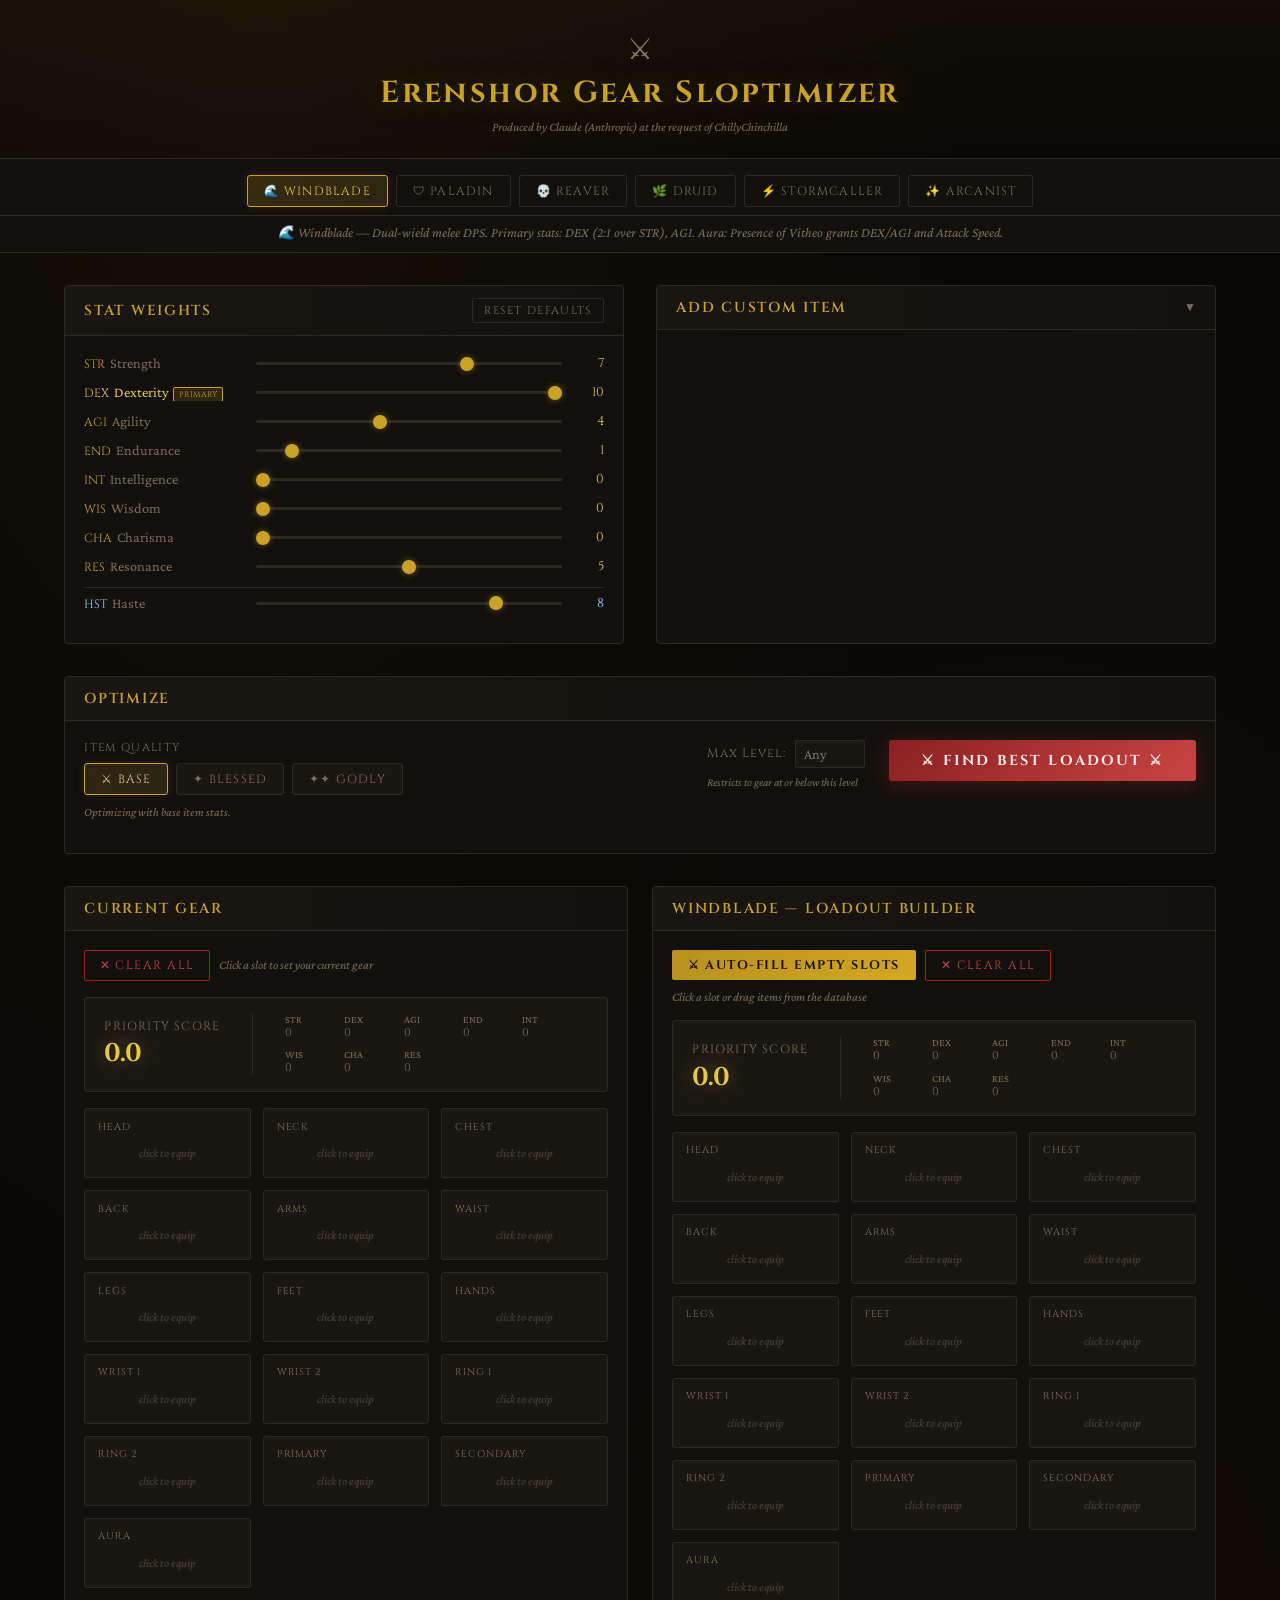
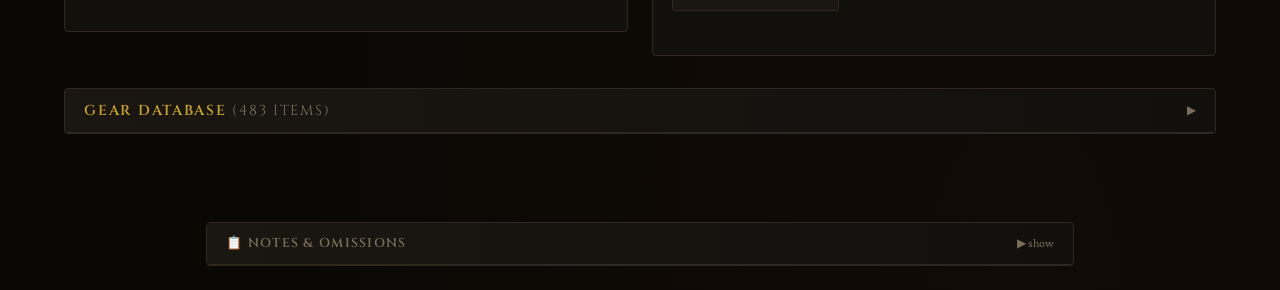
<file: erenshor-optimizer-2 (2).html>
<!DOCTYPE html>
<html lang="en">
<head>
<meta charset="UTF-8">
<meta name="viewport" content="width=device-width, initial-scale=1.0">
<title>Erenshor Gear Sloptimizer</title>
<link href="https://fonts.googleapis.com/css2?family=Cinzel:wght@400;600;700&family=Crimson+Pro:ital,wght@0,300;0,400;1,300&display=swap" rel="stylesheet">
<style>
:root{--bg:#0a0805;--surface:#12100d;--surface2:#1a1712;--border:#2e2820;--border-glow:#8b6914;--gold:#c9a227;--gold-light:#e8c84a;--red:#9b2020;--red-light:#c94444;--blue:#2060a0;--blue-light:#4090d0;--text:#d4c4a0;--text-dim:#7a6e58;--text-bright:#f0e8cc;--green:#2a6a2a;--green-light:#4aaa4a}
*{box-sizing:border-box;margin:0;padding:0}
body{background:var(--bg);color:var(--text);font-family:'Crimson Pro',Georgia,serif;font-size:17px;min-height:100vh;background-image:radial-gradient(ellipse at 20% 0%,rgba(139,105,20,.08) 0%,transparent 50%),radial-gradient(ellipse at 80% 100%,rgba(100,40,20,.08) 0%,transparent 50%)}
header{text-align:center;padding:2rem 1rem 1.5rem;border-bottom:1px solid var(--border);background:linear-gradient(180deg,rgba(139,105,20,.06) 0%,transparent 100%)}
header::before{content:'⚔';display:block;font-size:1.8rem;margin-bottom:.4rem;opacity:.6}
h1{font-family:'Cinzel',serif;font-size:1.9rem;font-weight:700;color:var(--gold);letter-spacing:.08em;text-shadow:0 0 30px rgba(201,162,39,.3)}
.class-bar{display:flex;justify-content:center;gap:.5rem;flex-wrap:wrap;padding:1rem 1rem .5rem;border-bottom:1px solid var(--border);background:var(--surface)}
.class-btn{font-family:'Cinzel',serif;font-size:.75rem;letter-spacing:.1em;text-transform:uppercase;padding:.45rem 1rem;border:1px solid var(--border);background:transparent;color:var(--text-dim);cursor:pointer;border-radius:3px;transition:all .15s}
.class-btn:hover{border-color:var(--gold);color:var(--gold)}
.class-btn.active{background:linear-gradient(135deg,rgba(139,105,20,.3),rgba(201,162,39,.15));border-color:var(--gold);color:var(--gold-light);box-shadow:0 0 12px rgba(139,105,20,.2)}
.class-desc{text-align:center;font-style:italic;font-size:.85rem;color:var(--text-dim);padding:.5rem 1rem .75rem;background:var(--surface);border-bottom:1px solid var(--border)}
.app{max-width:1200px;margin:0 auto;padding:2rem 1.5rem}
.row{display:grid;grid-template-columns:1fr 1fr;gap:2rem;margin-bottom:2rem}
@media(max-width:900px){.row{grid-template-columns:1fr}}
@media(max-width:900px){#results-grid{grid-template-columns:1fr !important}}
.panel{background:var(--surface);border:1px solid var(--border);border-radius:4px;overflow:hidden}
.panel-header{background:linear-gradient(90deg,var(--surface2),transparent);border-bottom:1px solid var(--border);padding:.75rem 1.2rem;display:flex;align-items:center;justify-content:space-between}
.panel-header h2{font-family:'Cinzel',serif;font-size:.9rem;font-weight:600;color:var(--gold);letter-spacing:.12em;text-transform:uppercase}
.panel-body{padding:1.2rem}
.stat-row{display:flex;align-items:center;gap:.75rem;margin-bottom:.75rem}
.stat-label{width:160px;font-size:.9rem;color:var(--text-dim);flex-shrink:0;white-space:nowrap;overflow:hidden}
.stat-label span{font-family:'Cinzel',serif;font-size:.75rem;color:var(--gold);margin-right:.3rem}
.stat-slider{flex:1;-webkit-appearance:none;height:3px;background:var(--border);outline:none;border-radius:2px}
.stat-slider::-webkit-slider-thumb{-webkit-appearance:none;width:14px;height:14px;background:var(--gold);border-radius:50%;cursor:pointer;box-shadow:0 0 6px rgba(201,162,39,.5)}
.stat-value{width:30px;text-align:right;font-family:'Cinzel',serif;font-size:.8rem;color:var(--gold-light)}
select{width:100%;background:var(--surface);border:1px solid var(--border);color:var(--text);font-family:'Crimson Pro',serif;font-size:.88rem;padding:.25rem .4rem;border-radius:2px;outline:none;cursor:pointer}
select:focus{border-color:var(--gold)}
.form-grid{display:grid;grid-template-columns:1fr 1fr;gap:.6rem}
.form-field{display:flex;flex-direction:column;gap:.25rem}
.form-field label{font-size:.78rem;color:var(--text-dim);font-family:'Cinzel',serif;letter-spacing:.08em}
input[type=text],input[type=number]{background:var(--surface2);border:1px solid var(--border);color:var(--text-bright);font-family:'Crimson Pro',serif;font-size:.9rem;padding:.3rem .5rem;border-radius:2px;outline:none;width:100%}
input:focus{border-color:var(--gold)}
.btn{font-family:'Cinzel',serif;font-size:.78rem;letter-spacing:.12em;text-transform:uppercase;border:none;padding:.55rem 1.2rem;cursor:pointer;border-radius:2px;transition:all .15s}
.btn-gold{background:linear-gradient(135deg,#b8901f,#d4a820);color:#1a1200;font-weight:700}
.btn-gold:hover{background:linear-gradient(135deg,#c9a227,#e8c84a)}
.btn-red{background:transparent;color:var(--red-light);border:1px solid var(--red);font-size:.7rem;padding:.2rem .5rem}
.btn-red:hover{background:var(--red);color:#fff}
.btn-blue{background:linear-gradient(135deg,#1a4a80,#2060a0);color:#c0e0ff;font-weight:700}
.btn-blue:hover{background:linear-gradient(135deg,#2060a0,#4090d0)}
.btn-ghost{background:transparent;border:1px solid var(--border);color:var(--text-dim)}
.btn-ghost:hover{border-color:var(--gold);color:var(--gold)}
.btn-row{display:flex;gap:.6rem;margin-top:.5rem;flex-wrap:wrap}
.ai-input-row{display:flex;gap:.5rem;align-items:stretch;margin-bottom:.4rem}
.ai-input-row input{flex:1}
.ai-status{font-size:.82rem;color:var(--text-dim);font-style:italic;min-height:1.2em}
.ai-status.loading{color:var(--blue-light)}.ai-status.success{color:var(--green-light)}.ai-status.error{color:var(--red-light)}
.gear-list{max-height:300px;overflow-y:auto}
.gear-item{display:flex;align-items:center;justify-content:space-between;padding:.4rem .6rem;border-bottom:1px solid var(--border);font-size:.88rem;animation:fadeIn .2s ease}
@keyframes fadeIn{from{opacity:0;transform:translateY(-4px)}to{opacity:1;transform:none}}
.gear-item:hover{background:rgba(139,105,20,.05)}
.gear-item-name{color:var(--text-bright);flex:1;min-width:0;overflow:hidden;text-overflow:ellipsis;white-space:nowrap}
.gear-item-slot{font-family:'Cinzel',serif;font-size:.62rem;color:var(--text-dim);margin:0 .5rem;text-transform:uppercase;white-space:nowrap;flex-shrink:0}
.gear-item-stats{color:var(--gold);font-size:.78rem;margin-right:.5rem;flex-shrink:0;max-width:200px;overflow:hidden;text-overflow:ellipsis;white-space:nowrap}
.filter-bar{display:flex;gap:.5rem;margin-bottom:.75rem;flex-wrap:wrap;align-items:center}
.filter-bar label{font-size:.78rem;color:var(--text-dim);white-space:nowrap}
.optimize-wrap{text-align:center;margin:1rem 0 2rem}
.optimize-btn{font-family:'Cinzel',serif;font-size:1rem;letter-spacing:.15em;text-transform:uppercase;background:linear-gradient(135deg,#8b2020,#c94444);color:#ffe8e8;border:none;padding:.8rem 2.5rem;cursor:pointer;border-radius:3px;box-shadow:0 4px 20px rgba(155,32,32,.4);transition:all .2s;font-weight:700}
.optimize-btn:hover{transform:translateY(-1px);box-shadow:0 6px 28px rgba(155,32,32,.6)}
.tier-btn{font-family:'Cinzel',serif;font-size:.75rem;letter-spacing:.1em;padding:.45rem 1rem;border:1px solid var(--border);background:var(--surface2);color:var(--text-dim);cursor:pointer;border-radius:3px;transition:all .2s;text-transform:uppercase}
.tier-btn:hover{border-color:var(--gold);color:var(--gold)}
.tier-btn.active{background:linear-gradient(135deg,rgba(139,105,20,.25),rgba(193,155,50,.15));border-color:var(--gold);color:var(--gold-bright);box-shadow:0 0 10px rgba(139,105,20,.2)}
.result-grid{display:grid;grid-template-columns:repeat(auto-fill,minmax(140px,1fr));gap:.75rem;margin-bottom:1.5rem;min-width:0}
.result-slot{background:var(--surface2);border:1px solid var(--border);border-radius:3px;padding:.65rem .8rem;overflow:hidden;min-width:0;position:relative;transition:box-shadow .15s}
.result-slot.equipped{border-color:var(--border-glow);box-shadow:0 0 10px rgba(139,105,20,.15);animation:none}
.result-slot.locked{border-color:#c9a227;box-shadow:0 0 12px rgba(201,162,39,.25);animation:none}
.result-slot.drag-over{border-color:var(--gold-light);box-shadow:0 0 16px rgba(232,200,74,.4);background:rgba(139,105,20,.12)}
.result-slot.drag-reject{animation:shake .3s ease}
@keyframes shake{0%,100%{transform:translateX(0)}20%{transform:translateX(-5px)}40%{transform:translateX(5px)}60%{transform:translateX(-3px)}80%{transform:translateX(3px)}}
@keyframes slot-pulse{0%,100%{border-color:var(--border);box-shadow:none}50%{border-color:rgba(139,105,20,.5);box-shadow:0 0 8px rgba(139,105,20,.12)}}
.result-slot:not(.equipped):not(.drag-over){animation:slot-pulse 3s ease-in-out infinite}
.result-slot-name{font-family:'Cinzel',serif;font-size:.62rem;letter-spacing:.1em;color:var(--text-dim);text-transform:uppercase;margin-bottom:.2rem;white-space:nowrap;overflow:hidden;text-overflow:ellipsis}
.result-slot-header{display:flex;align-items:center;justify-content:space-between;margin-bottom:.2rem}
.lock-btn{background:none;border:none;cursor:pointer;font-size:.75rem;padding:0;line-height:1;opacity:.4;transition:opacity .15s;color:var(--gold)}
.lock-btn:hover{opacity:1}
.lock-btn.locked{opacity:1;color:var(--gold)}
.clear-slot-btn{background:none;border:none;cursor:pointer;font-size:.65rem;padding:0;line-height:1;color:var(--text-dim);opacity:.5;transition:opacity .15s}
.clear-slot-btn:hover{opacity:1;color:var(--red-light)}
.result-item-name{font-size:.9rem;color:var(--text-bright);margin-bottom:.15rem;overflow-wrap:break-word;word-break:break-word;hyphens:auto}
.result-item-stats{font-size:.78rem;color:var(--gold);overflow-wrap:break-word;word-break:break-all}
.result-empty{font-style:italic;color:var(--text-dim);font-size:.82rem}
.drop-hint{font-size:.72rem;color:var(--text-dim);font-style:italic;opacity:.5;text-align:center;padding:.3rem 0}
.gear-item{display:flex;align-items:center;justify-content:space-between;padding:.4rem .6rem;border-bottom:1px solid var(--border);font-size:.88rem;animation:fadeIn .2s ease;cursor:grab}
.gear-item:active{cursor:grabbing}
.gear-item.dragging{opacity:.4}
.loadout-controls{display:flex;gap:.6rem;flex-wrap:wrap;margin-bottom:1rem;align-items:center}
.score-bar{background:var(--surface2);border:1px solid var(--border);border-radius:3px;padding:1rem 1.2rem;display:flex;align-items:center;gap:1.5rem;flex-wrap:wrap;margin-bottom:1rem}
.score-label{font-family:'Cinzel',serif;font-size:.75rem;letter-spacing:.1em;color:var(--text-dim);text-transform:uppercase}
.score-value{font-family:'Cinzel',serif;font-size:1.6rem;color:var(--gold-light);font-weight:700;text-shadow:0 0 20px rgba(232,200,74,.4)}
.stat-total{display:flex;flex-direction:column;min-width:2.5rem}
.stat-total-name{font-size:.72rem;color:var(--text-dim)}
.stat-total-val{font-family:'Cinzel',serif;font-size:1rem;color:var(--text-bright)}
.empty-state{text-align:center;padding:2rem;color:var(--text-dim);font-style:italic}
.note{font-size:.83rem;color:var(--text-dim);font-style:italic;margin-bottom:.75rem;line-height:1.5}
.tag{display:inline-block;font-family:'Cinzel',serif;font-size:.58rem;padding:.1rem .3rem;border-radius:2px;text-transform:uppercase;letter-spacing:.06em;margin-left:.3rem;vertical-align:middle}
.tag-wiki{background:rgba(32,96,160,.25);color:var(--blue-light);border:1px solid var(--blue)}
.tag-manual{background:rgba(42,106,42,.25);color:var(--green-light);border:1px solid var(--green)}
hr.div{border:none;border-top:1px solid var(--border);margin:.85rem 0}
::-webkit-scrollbar{width:4px}::-webkit-scrollbar-track{background:var(--surface)}::-webkit-scrollbar-thumb{background:var(--border-glow);border-radius:2px}
/* Slot search modal */
.slot-modal-backdrop{position:fixed;inset:0;background:rgba(0,0,0,.7);z-index:200;display:flex;align-items:center;justify-content:center;padding:1rem;backdrop-filter:blur(2px)}
.slot-modal{background:var(--surface);border:1px solid var(--border-glow);border-radius:6px;width:100%;max-width:480px;box-shadow:0 16px 48px rgba(0,0,0,.7);overflow:hidden;animation:modalIn .15s ease}
@keyframes modalIn{from{opacity:0;transform:translateY(-8px)}to{opacity:1;transform:none}}
.slot-modal-header{padding:.75rem 1rem;border-bottom:1px solid var(--border);display:flex;align-items:center;justify-content:space-between;background:linear-gradient(90deg,var(--surface2),transparent)}
.slot-modal-title{font-family:'Cinzel',serif;font-size:.8rem;letter-spacing:.12em;color:var(--gold);text-transform:uppercase}
.slot-modal-close{background:none;border:none;color:var(--text-dim);cursor:pointer;font-size:1rem;line-height:1;padding:.1rem .3rem;border-radius:2px;transition:color .1s}
.slot-modal-close:hover{color:var(--text-bright)}
.slot-modal-search{padding:.65rem .9rem;border-bottom:1px solid var(--border)}
.slot-modal-search input{width:100%;background:var(--surface2);border:1px solid var(--border-glow);color:var(--text-bright);font-family:'Crimson Pro',serif;font-size:1rem;padding:.4rem .6rem;border-radius:3px;outline:none}
.slot-modal-results{max-height:320px;overflow-y:auto}
.slot-modal-empty{padding:1.5rem;text-align:center;color:var(--text-dim);font-style:italic;font-size:.88rem}
.smi{display:flex;align-items:baseline;gap:.6rem;padding:.5rem .9rem;border-bottom:1px solid var(--border);cursor:pointer;transition:background .1s}
.smi:last-child{border-bottom:none}
.smi:hover,.smi.active{background:rgba(139,105,20,.12)}
.smi-name{color:var(--text-bright);font-size:.9rem;flex:1;min-width:0;overflow:hidden;text-overflow:ellipsis;white-space:nowrap}
.smi-level{font-family:'Cinzel',serif;font-size:.6rem;color:var(--text-dim);flex-shrink:0}
.smi-stats{font-size:.75rem;color:var(--gold);opacity:.8;flex-shrink:0;max-width:160px;overflow:hidden;text-overflow:ellipsis;white-space:nowrap}
/* Slot cards clickable */
.result-slot:not(.equipped):not(.locked){cursor:pointer}
.result-slot.equipped:not(.locked){cursor:pointer}
.result-slot:not(.equipped):hover .result-empty{color:var(--gold);opacity:.8}
</style>
</head>
<body>
<header>
  <h1>Erenshor Gear Sloptimizer</h1>
  <p style="font-size:.78rem;color:var(--text-dim);font-style:italic;margin-top:.4rem">Produced by Claude (Anthropic) at the request of ChillyChinchilla</p>
</header>

<div class="class-bar" id="class-bar"></div>
<div class="class-desc" id="class-desc"></div>

<div class="app">
  <div class="row">
    <div class="panel">
      <div class="panel-header">
        <h2>Stat Weights</h2>
        <button class="btn btn-ghost" style="font-size:.7rem;padding:.25rem .7rem" onclick="resetWeights()">Reset Defaults</button>
      </div>
      <div class="panel-body"><div id="stat-weights"></div></div>
    </div>
    <div class="panel">
      <div class="panel-header" style="cursor:pointer;user-select:none" onclick="toggleAddItem()">
        <h2>Add Custom Item</h2>
        <span id="add-item-chevron" style="font-size:.75rem;color:var(--text-dim);transition:transform .25s;display:inline-block">▼</span>
      </div>
      <div id="add-item-body" style="display:none">
        <div class="panel-body">
          <p class="note">Look up any Erenshor item by name and AI will fill in the stats.</p>
          <div class="ai-input-row">
            <input type="text" id="ai-item-name" placeholder="Item name…" onkeydown="if(event.key==='Enter')aiLookup()">
            <button class="btn btn-blue" onclick="aiLookup()" id="lookup-btn">✦ Lookup</button>
          </div>
          <div class="ai-status" id="ai-status"></div>
          <hr class="div">
          <div class="form-grid">
            <div class="form-field" style="grid-column:1/-1"><label>Item Name</label><input type="text" id="item-name" placeholder="Name"></div>
            <div class="form-field"><label>Slot</label>
              <select id="item-slot">
                <option>Head</option><option>Neck</option><option>Chest</option><option>Back</option>
                <option>Arms</option><option>Waist</option><option>Legs</option><option>Feet</option>
                <option>Hands</option><option>Wrist</option><option>Ring</option><option>Primary</option><option>Secondary</option><option>Aura</option>
              </select>
            </div>
            <div class="form-field"><label>Level Req</label><input type="number" id="item-level" placeholder="1" min="1" max="100"></div>
            <div id="stat-inputs" style="display:contents"></div>
            <div class="btn-row" style="grid-column:1/-1">
              <button class="btn btn-gold" onclick="addItemManual()">+ Add Item</button>
              <button class="btn btn-ghost" onclick="clearForm()">Clear</button>
            </div>
          </div>
        </div>
      </div>
    </div>
  </div>


  <div class="panel" style="margin-bottom:2rem">
    <div class="panel-header">
      <h2>Optimize</h2>
    </div>
    <div class="panel-body" style="display:flex;flex-wrap:wrap;align-items:flex-start;gap:1.5rem">
      <div class="tier-selector" style="flex:1;min-width:220px">
        <div style="font-family:'Cinzel',serif;font-size:.7rem;letter-spacing:.12em;color:var(--text-dim);text-transform:uppercase;margin-bottom:.5rem">Item Quality</div>
        <div style="display:flex;gap:.5rem;flex-wrap:wrap">
          <button class="tier-btn active" id="tier-base" onclick="setTier('base')">⚔ Base</button>
          <button class="tier-btn" id="tier-blessed" onclick="setTier('blessed')">✦ Blessed</button>
          <button class="tier-btn" id="tier-double" onclick="setTier('double')">✦✦ Godly</button>
        </div>
        <p class="note" style="margin-top:.5rem;font-size:.75rem" id="tier-note">Optimizing with base item stats.</p>
      </div>
      <div style="display:flex;flex-direction:column;gap:.4rem">
        <div style="display:flex;align-items:center;gap:.6rem">
          <label style="font-size:.78rem;color:var(--text-dim);white-space:nowrap;font-family:'Cinzel',serif;letter-spacing:.08em">Max Level:</label>
          <input type="number" id="filter-level" placeholder="Any" oninput="renderGearList()" style="max-width:70px">
        </div>
        <p class="note" style="font-size:.72rem">Restricts to gear at or below this level</p>
      </div>
      <div style="display:flex;align-items:center">
        <button class="optimize-btn" onclick="optimizeAndScroll()" style="padding:.7rem 2rem;font-size:.9rem">⚔ Find Best Loadout ⚔</button>
      </div>
    </div>
  </div>


  <div id="results" style="margin-bottom:1rem">
    <div id="results-grid" style="display:grid;grid-template-columns:1fr 1fr;gap:1.5rem;align-items:start">
      <div id="current-gear-panel"></div>
      <div id="loadout-builder-panel"></div>
    </div>
  </div>
  <div id="comparison-bar" style="margin-bottom:2rem"></div>

  <div class="panel" style="margin-bottom:2rem">
    <div class="panel-header" style="cursor:pointer;user-select:none" onclick="toggleGearDb()">
      <h2>Gear Database <span style="font-weight:400;color:var(--text-dim)" id="gear-count">(0 items)</span></h2>
      <span id="gear-db-chevron" style="font-size:.75rem;color:var(--text-dim);transition:transform .25s;display:inline-block">▶</span>
    </div>
    <div id="gear-db-body" style="display:none">
      <div class="panel-body" style="padding:.75rem 1.2rem">
        <div class="filter-bar">
          <label>Search:</label>
          <input type="text" id="filter-name" placeholder="Name…" oninput="renderGearList()" style="max-width:180px">
          <select id="filter-slot" onchange="renderGearList()" style="max-width:140px">
            <option value="">All Slots</option>
            <option>Head</option><option>Neck</option><option>Chest</option><option>Back</option><option>Arms</option>
            <option>Waist</option><option>Legs</option><option>Feet</option><option>Hands</option>
            <option>Wrist</option><option>Ring</option><option>Primary</option><option>Secondary</option><option>Aura</option>
          </select>
          <button class="btn btn-ghost" style="font-size:.7rem;padding:.25rem .7rem;color:var(--red-light);border-color:var(--red)" onclick="clearAllGear();event.stopPropagation()">Clear All</button>
        </div>
      </div>
      <div class="gear-list" id="gear-list"></div>
    </div>
  </div>
</div>

<script>
const WIKI_GEAR = [
  {name:'Cloth Sleeves',slot:'Arms',lvl:1,stats:{},classes:['Arcanist','Druid','Paladin','Reaver','Stormcaller','Windblade']},
  {name:'Tattered Leather Sleeves',slot:'Arms',lvl:1,stats:{},classes:['Druid','Paladin','Reaver','Stormcaller','Windblade']},
  {name:'Solunarian Armguard',slot:'Arms',lvl:10,stats:{str:8,end:3,dex:3},classes:['Paladin']},
  {name:'Polished Steel Armguards',slot:'Arms',lvl:12,stats:{str:4,end:4,dex:2,agi:2},classes:['Paladin','Reaver','Windblade']},
  {name:'Fungus Covered Armband',slot:'Arms',lvl:17,stats:{str:5,dex:5,int:8,wis:8},classes:['Arcanist','Druid','Paladin','Reaver','Stormcaller','Windblade']},
  {name:'Boatman\'s Armband',slot:'Arms',lvl:18,stats:{str:5,end:2,dex:8,agi:5,cha:10},classes:['Arcanist','Druid','Stormcaller','Windblade']},
  {name:'Desert Silk Sleeves',slot:'Arms',lvl:18,stats:{str:5,end:5,dex:8,agi:5,int:5,wis:5,cha:3},classes:['Arcanist','Druid','Stormcaller','Windblade']},
  {name:'Exoskeletal Spaulders',slot:'Arms',lvl:18,stats:{str:4,end:5,dex:4,agi:5,int:5,wis:5},classes:['Arcanist','Druid','Stormcaller','Windblade']},
  {name:'Ancient Guardian Sleeve',slot:'Arms',lvl:19,stats:{str:5,dex:5},classes:['Paladin','Reaver']},
  {name:'Flaming Vambraces',slot:'Arms',lvl:19,stats:{str:20,dex:5,agi:5},classes:['Paladin','Reaver','Stormcaller','Windblade']},
  {name:'Islander Bandit Armwrap',slot:'Arms',lvl:2,stats:{str:2,dex:2},classes:['Arcanist','Druid','Paladin','Reaver','Stormcaller','Windblade']},
  {name:'Battlemage Sleeves',slot:'Arms',lvl:24,stats:{str:12,int:12},classes:['Paladin','Reaver','Stormcaller','Windblade']},
  {name:'Chewed Armwraps',slot:'Arms',lvl:22,stats:{str:12,dex:5,agi:5},classes:['Paladin','Reaver','Stormcaller','Windblade']},
  {name:'Dueling Armguards',slot:'Arms',lvl:22,stats:{str:5,dex:10,agi:10},classes:['Druid','Paladin','Reaver','Stormcaller','Windblade']},
  {name:'Intricate Sleeves',slot:'Arms',lvl:24,stats:{dex:8,agi:5,int:12,wis:12,cha:7,res:1},classes:['Arcanist','Druid','Stormcaller','Windblade']},
  {name:'Vaporous Armguard',slot:'Arms',lvl:24,stats:{str:10,end:4,dex:15,agi:5,wis:5},classes:['Paladin','Reaver','Stormcaller']},
  {name:'Charred Sleeves',slot:'Arms',lvl:25,stats:{str:10,dex:10,agi:2,wis:2,cha:2,res:1},classes:['Paladin','Reaver','Windblade']},
  {name:'Gifted Sleeves',slot:'Arms',lvl:25,stats:{str:5,end:4,int:20,wis:15,cha:10,res:1},classes:['Arcanist','Druid','Stormcaller']},
  {name:'Priel Steel Armguards',slot:'Arms',lvl:28,stats:{str:15,end:8,dex:15,agi:8},classes:['Paladin','Reaver','Windblade']},
  {name:'Azynthian Armguards',slot:'Arms',lvl:30,stats:{str:20,dex:20,wis:5,cha:5,res:1},classes:['Druid','Paladin','Reaver','Stormcaller','Windblade']},
  {name:'Braxonian Leather Sleeves',slot:'Arms',lvl:31,stats:{str:15,end:5,dex:15,agi:10,wis:10},classes:['Druid','Stormcaller','Windblade']},
  {name:'Braxonian Royal Armband',slot:'Arms',lvl:31,stats:{str:5,end:5,dex:5,agi:5,int:15,wis:10,res:1},classes:['Arcanist','Stormcaller']},
  {name:'Braxonian Spaulders',slot:'Arms',lvl:31,stats:{str:15,dex:10,agi:10},classes:['Paladin','Reaver']},
  {name:'Feathery Vambraces',slot:'Arms',lvl:31,stats:{end:10,dex:10,agi:15,wis:10,cha:10},classes:['Druid','Stormcaller','Windblade']},
  {name:'Dreamy Sleeves',slot:'Arms',lvl:35,stats:{str:5,end:5,dex:10,agi:5,int:15,wis:10,cha:5},classes:['Arcanist','Druid','Paladin','Reaver','Stormcaller','Windblade']},
  {name:'Armbands of Order',slot:'Arms',lvl:36,stats:{str:5,end:5,dex:20,agi:20,int:5,wis:5,cha:5,res:2},classes:['Arcanist','Druid','Paladin','Reaver','Stormcaller','Windblade']},
  {name:'Crested Spaulders',slot:'Arms',lvl:36,stats:{str:12,end:12,dex:12,wis:5,cha:5,res:1},classes:['Paladin','Reaver']},
  {name:'Age-Old Armlet',slot:'Arms',lvl:37,stats:{str:15,end:15,dex:25,agi:15,int:5,wis:5,cha:5},classes:['Paladin','Reaver','Stormcaller','Windblade']},
  {name:'Armband of Generals',slot:'Arms',lvl:37,stats:{str:20,end:10,dex:5,cha:10,res:1},classes:['Paladin','Reaver','Stormcaller','Windblade']},
  {name:'Bonebanded Armguard',slot:'Arms',lvl:39,stats:{end:12,dex:12,int:25,wis:5,cha:10,res:2},classes:['Arcanist','Stormcaller']},
  {name:'Armguards of Presence',slot:'Arms',lvl:39,stats:{str:15,end:10,dex:15,int:15,wis:5,cha:10,res:1},classes:['Paladin','Stormcaller','Windblade']},
  {name:'Daggersilk Sleeves',slot:'Arms',lvl:5,stats:{int:2,wis:2,res:1},classes:['Arcanist','Druid','Paladin','Reaver','Stormcaller','Windblade']},
  {name:'Shivering Leather Sleeves',slot:'Arms',lvl:5,stats:{str:2,dex:2,wis:2},classes:['Druid','Paladin','Reaver','Stormcaller','Windblade']},
  {name:'Aged Plate Sleeves',slot:'Arms',lvl:6,stats:{str:5,dex:5},classes:['Paladin','Reaver','Windblade']},
  {name:'Azure Plate Vambraces',slot:'Arms',lvl:6,stats:{},classes:['Paladin','Reaver','Windblade']},
  {name:'Archer\'s Vambrace',slot:'Arms',lvl:8,stats:{end:2,dex:6},classes:['Paladin','Reaver','Stormcaller','Windblade']},
  {name:'Etched Armlet',slot:'Arms',lvl:8,stats:{str:3,end:3,dex:3},classes:['Paladin','Reaver','Stormcaller','Windblade']},
  {name:'Faerie Sleeves',slot:'Arms',lvl:8,stats:{int:5,wis:5,cha:5},classes:['Arcanist','Druid','Stormcaller']},
  {name:'Vinewrapped Vambracers',slot:'Arms',lvl:9,stats:{int:4,wis:4,cha:2},classes:['Arcanist','Druid','Stormcaller']},
  {name:'Aged Prism',slot:'Aura',lvl:22,stats:{},classes:['Arcanist','Druid','Paladin','Reaver','Stormcaller','Windblade']},
  {name:'Ancient Presence',slot:'Aura',lvl:35,stats:{},classes:['Arcanist','Druid','Paladin','Reaver','Stormcaller','Windblade']},
  {name:'Gift of Azynthi',slot:'Aura',lvl:37,stats:{},classes:['Arcanist','Druid','Stormcaller','Windblade']},
  {name:'Spark of Light',slot:'Aura',lvl:1,stats:{},classes:['Arcanist']},
  {name:'Essence of Flame',slot:'Aura',lvl:7,stats:{},classes:['Arcanist']},
  {name:'Glow of Eternity',slot:'Aura',lvl:14,stats:{},classes:['Arcanist']},
  {name:'Flame of the Redemption',slot:'Aura',lvl:21,stats:{},classes:['Arcanist']},
  {name:'Pyre of the Cleansed',slot:'Aura',lvl:35,stats:{},classes:['Arcanist']},
  {name:'Corruption of Sivakaya',slot:'Aura',lvl:20,stats:{},classes:['Arcanist','Druid','Paladin','Reaver','Stormcaller','Windblade']},
  {name:'Sprout',slot:'Aura',lvl:1,stats:{},classes:['Druid']},
  {name:'Bloom',slot:'Aura',lvl:7,stats:{},classes:['Druid']},
  {name:'Wilt',slot:'Aura',lvl:18,stats:{},classes:['Druid']},
  {name:'Decay',slot:'Aura',lvl:29,stats:{},classes:['Druid']},
  {name:'Gem of Echoes',slot:'Aura',lvl:28,stats:{},classes:['Arcanist','Druid','Paladin','Reaver','Stormcaller','Windblade']},
  {name:'Hallows Eve',slot:'Aura',lvl:55,stats:{},classes:['Arcanist','Druid','Paladin','Reaver','Stormcaller','Windblade']},
  {name:'Chunk of Living Stone',slot:'Aura',lvl:22,stats:{},classes:['Arcanist','Druid','Paladin','Reaver','Stormcaller','Windblade']},
  {name:'Amber\'s Gift',slot:'Aura',lvl:14,stats:{},classes:['Arcanist','Druid','Paladin','Reaver','Stormcaller','Windblade']},
  {name:'Falling Shadow',slot:'Aura',lvl:1,stats:{},classes:['Reaver']},
  {name:'Looming Void',slot:'Aura',lvl:1,stats:{},classes:['Reaver']},
  {name:'End of Life',slot:'Aura',lvl:1,stats:{},classes:['Reaver']},
  {name:'Evacuate Soul',slot:'Aura',lvl:1,stats:{},classes:['Reaver']},
  {name:'Dawn\'s Light',slot:'Aura',lvl:1,stats:{},classes:['Paladin']},
  {name:'Morning Glow',slot:'Aura',lvl:7,stats:{},classes:['Paladin']},
  {name:'Rising Moon',slot:'Aura',lvl:18,stats:{},classes:['Paladin']},
  {name:'Eclipse',slot:'Aura',lvl:33,stats:{},classes:['Paladin']},
  {name:'Spirit of the Steed',slot:'Aura',lvl:20,stats:{},classes:['Arcanist','Druid','Paladin','Reaver','Stormcaller','Windblade']},
  {name:'Rolling Clouds',slot:'Aura',lvl:1,stats:{},classes:['Stormcaller']},
  {name:'Falling Rain',slot:'Aura',lvl:7,stats:{},classes:['Stormcaller']},
  {name:'Distant Thunder',slot:'Aura',lvl:18,stats:{},classes:['Stormcaller']},
  {name:'Lightning Strike',slot:'Aura',lvl:28,stats:{},classes:['Stormcaller']},
  {name:'Sage\'s Trinket',slot:'Aura',lvl:28,stats:{},classes:['Arcanist','Druid','Paladin','Reaver','Stormcaller','Windblade']},
  {name:'Scent of the Sea',slot:'Aura',lvl:1,stats:{},classes:['Windblade']},
  {name:'Force of the Sea',slot:'Aura',lvl:7,stats:{},classes:['Windblade']},
  {name:'Freedom of the Sky',slot:'Aura',lvl:18,stats:{},classes:['Windblade']},
  {name:'Whispers of Wind',slot:'Aura',lvl:28,stats:{},classes:['Windblade']},
  {name:'Wisp\'s Presence',slot:'Aura',lvl:28,stats:{},classes:['Arcanist','Druid','Paladin','Reaver','Stormcaller','Windblade']},
  {name:'Backplate',slot:'Back',lvl:11,stats:{str:5,end:5,int:5,res:1},classes:['Druid','Paladin','Reaver','Stormcaller','Windblade']},
  {name:'Call To Arms',slot:'Back',lvl:12,stats:{end:2,dex:2,int:4,wis:4},classes:['Arcanist','Druid','Paladin','Reaver','Stormcaller','Windblade']},
  {name:'Gambler\'s Cape',slot:'Back',lvl:13,stats:{str:5,agi:5,int:2,wis:2,cha:10},classes:['Arcanist','Druid','Paladin','Reaver','Stormcaller','Windblade']},
  {name:'Fungal Scab Cape',slot:'Back',lvl:15,stats:{str:4,end:4,int:2,wis:2},classes:['Arcanist','Druid','Paladin','Reaver','Stormcaller','Windblade']},
  {name:'Cape of the Sands',slot:'Back',lvl:17,stats:{},classes:['Arcanist','Druid','Paladin','Reaver','Stormcaller','Windblade']},
  {name:'Seawashed Cloak',slot:'Back',lvl:17,stats:{str:5,end:5,agi:5},classes:['Arcanist','Druid','Paladin','Reaver','Stormcaller','Windblade']},
  {name:'Distinguished Cape',slot:'Back',lvl:19,stats:{str:8,end:5,dex:3,wis:3},classes:['Arcanist','Druid','Paladin','Reaver','Stormcaller','Windblade']},
  {name:'Dreamthread Wings',slot:'Back',lvl:23,stats:{end:2,dex:2,int:5,wis:12,cha:5},classes:['Arcanist','Druid','Paladin','Reaver','Stormcaller','Windblade']},
  {name:'Honor Strip',slot:'Back',lvl:19,stats:{str:7,end:7,dex:7},classes:['Paladin','Reaver','Stormcaller','Windblade']},
  {name:'Layer Cape',slot:'Back',lvl:19,stats:{dex:5,int:10,wis:5,cha:10},classes:['Arcanist','Druid','Paladin','Reaver','Stormcaller','Windblade']},
  {name:'Lost Cape',slot:'Back',lvl:20,stats:{str:5,end:5,dex:5,int:5,wis:5,cha:5,res:2},classes:['Arcanist','Druid','Paladin','Reaver','Stormcaller','Windblade']},
  {name:'Ritual Cape',slot:'Back',lvl:24,stats:{str:8,end:8,dex:8},classes:['Arcanist','Druid','Paladin','Reaver','Stormcaller','Windblade']},
  {name:'Tamer\'s Pack',slot:'Back',lvl:24,stats:{str:10,end:10,cha:5},classes:['Paladin','Reaver','Stormcaller','Windblade']},
  {name:'Feathered Cape',slot:'Back',lvl:26,stats:{int:8,wis:8,cha:4},classes:['Arcanist','Druid','Paladin','Reaver','Stormcaller','Windblade']},
  {name:'Flowing Cloak',slot:'Back',lvl:26,stats:{str:8,int:8,wis:8,cha:8,res:1},classes:['Arcanist','Druid','Paladin','Reaver','Stormcaller','Windblade']},
  {name:'Blue Leaf Cape',slot:'Back',lvl:27,stats:{str:10,end:10,dex:15},classes:['Arcanist','Druid','Paladin','Reaver','Stormcaller','Windblade']},
  {name:'Red Leaf Cape',slot:'Back',lvl:27,stats:{dex:10,int:15,wis:15,res:1},classes:['Arcanist','Druid','Paladin','Reaver','Stormcaller','Windblade']},
  {name:'Abyssal Shell',slot:'Back',lvl:28,stats:{res:2},classes:['Arcanist','Druid','Paladin','Reaver','Stormcaller','Windblade']},
  {name:'Arboreal Cape',slot:'Back',lvl:30,stats:{dex:10,agi:10,int:10,wis:10},classes:['Arcanist','Druid','Paladin','Reaver','Stormcaller','Windblade']},
  {name:'Lifewind',slot:'Back',lvl:30,stats:{end:15,int:10,res:2},classes:['Arcanist','Druid','Paladin','Reaver','Stormcaller','Windblade']},
  {name:'Night Wave',slot:'Back',lvl:30,stats:{int:10,wis:10,cha:10,res:2},classes:['Arcanist','Druid','Paladin','Reaver','Stormcaller','Windblade']},
  {name:'Braxonian Cape',slot:'Back',lvl:32,stats:{str:15,dex:8,agi:8,int:20,wis:8,cha:5},classes:['Arcanist','Druid','Paladin','Reaver','Stormcaller','Windblade']},
  {name:'Assassin\'s Bane',slot:'Back',lvl:33,stats:{str:8,end:8,int:8,wis:8,res:1},classes:['Paladin','Reaver','Windblade']},
  {name:'Nightbane',slot:'Back',lvl:33,stats:{str:10,dex:12,agi:12,int:5,wis:20,cha:5,res:3},classes:['Arcanist','Druid','Paladin','Reaver','Stormcaller','Windblade']},
  {name:'Shadowclasp',slot:'Back',lvl:39,stats:{str:20,agi:5,int:20,cha:10,res:1},classes:['Arcanist','Druid','Paladin','Reaver','Stormcaller','Windblade']},
  {name:'Wingwoven Cape',slot:'Back',lvl:33,stats:{dex:12,agi:20,int:12,wis:12,res:3},classes:['Arcanist','Druid','Paladin','Reaver','Stormcaller','Windblade']},
  {name:'Azynthian Cape',slot:'Back',lvl:35,stats:{str:5,agi:10,int:20,wis:20,cha:10},classes:['Arcanist','Druid','Paladin','Reaver','Stormcaller','Windblade']},
  {name:'Sivakayan Wings',slot:'Back',lvl:37,stats:{str:25,end:15,dex:25,int:5,wis:5,cha:5},classes:['Arcanist','Druid','Paladin','Reaver','Stormcaller','Windblade']},
  {name:'Wardwarped Cape',slot:'Back',lvl:37,stats:{str:5,end:5,dex:15,agi:5,int:20,wis:20,cha:5,res:1},classes:['Arcanist','Druid','Paladin','Reaver','Stormcaller','Windblade']},
  {name:'Plaguewind',slot:'Back',lvl:38,stats:{str:25,dex:15,agi:15,int:5,wis:5,res:3},classes:['Arcanist','Druid','Paladin','Reaver','Stormcaller','Windblade']},
  {name:'Old Torn Cape',slot:'Back',lvl:4,stats:{},classes:['Arcanist','Druid','Paladin','Reaver','Stormcaller','Windblade']},
  {name:'Verdant Embrace',slot:'Back',lvl:39,stats:{str:20,dex:5,agi:5,int:20,wis:10,res:3},classes:['Arcanist','Druid','Paladin','Reaver','Stormcaller','Windblade']},
  {name:'Lightkeeper\'s Cape',slot:'Back',lvl:6,stats:{cha:5,res:1},classes:['Paladin','Reaver','Stormcaller','Windblade']},
  {name:'Priel Standard',slot:'Back',lvl:6,stats:{dex:1,agi:1,int:1,wis:1,cha:5},classes:['Arcanist','Druid','Paladin','Reaver','Stormcaller','Windblade']},
  {name:'Satin Cloak',slot:'Back',lvl:6,stats:{agi:2,int:2,wis:2},classes:['Arcanist','Druid','Paladin','Reaver','Stormcaller','Windblade']},
  {name:'Rottenfoot Sash',slot:'Waist',lvl:10,stats:{dex:4,int:4},classes:['Arcanist','Druid','Stormcaller']},
  {name:'Ogreskin Cord',slot:'Waist',lvl:11,stats:{agi:3,int:3,wis:3},classes:['Arcanist','Druid','Paladin','Reaver','Stormcaller','Windblade']},
  {name:'Molorai Utility Belt',slot:'Waist',lvl:13,stats:{str:3,dex:3,agi:3},classes:['Arcanist','Druid','Paladin','Reaver','Stormcaller','Windblade']},
  {name:'Twilight Belt',slot:'Waist',lvl:15,stats:{dex:4,int:3,wis:3,res:1},classes:['Druid','Stormcaller','Windblade']},
  {name:'Braxonian Sash',slot:'Waist',lvl:17,stats:{end:10,int:5,wis:5,res:1},classes:['Arcanist','Stormcaller']},
  {name:'Reinforced Scale Belt',slot:'Waist',lvl:17,stats:{},classes:['Paladin','Reaver','Windblade']},
  {name:'Toxic Strap',slot:'Waist',lvl:18,stats:{dex:10},classes:['Arcanist','Druid','Paladin','Reaver','Stormcaller','Windblade']},
  {name:'Sash of the Lost Guard',slot:'Waist',lvl:19,stats:{agi:8,int:4,wis:4,cha:4,res:1},classes:['Arcanist','Druid','Stormcaller','Windblade']},
  {name:'Spectral Silk Belt',slot:'Waist',lvl:19,stats:{str:5,agi:8,res:1},classes:['Arcanist','Druid','Paladin','Reaver','Stormcaller','Windblade']},
  {name:'Beast Harness',slot:'Waist',lvl:2,stats:{str:2,end:2,dex:2,cha:2},classes:['Arcanist','Druid','Paladin','Reaver','Stormcaller','Windblade']},
  {name:'Braided Belt',slot:'Waist',lvl:2,stats:{str:1,end:1},classes:['Arcanist','Druid','Paladin','Reaver','Stormcaller','Windblade']},
  {name:'Metal Girdle',slot:'Waist',lvl:2,stats:{dex:2,cha:2},classes:['Arcanist','Druid','Paladin','Reaver','Stormcaller','Windblade']},
  {name:'Lost Girdle',slot:'Waist',lvl:20,stats:{str:6,end:6},classes:['Arcanist','Druid','Paladin','Reaver','Stormcaller','Windblade']},
  {name:'Prismatic Warcord',slot:'Waist',lvl:20,stats:{str:5,end:8,dex:5,agi:5},classes:['Arcanist','Druid','Paladin','Reaver','Stormcaller','Windblade']},
  {name:'Tarnished Steel Belt',slot:'Waist',lvl:20,stats:{},classes:['Arcanist','Druid','Paladin','Reaver','Stormcaller','Windblade']},
  {name:'Ghostly Sash',slot:'Waist',lvl:23,stats:{res:3},classes:['Arcanist','Druid','Paladin','Reaver','Stormcaller','Windblade']},
  {name:'Malaroth Sinew Cord',slot:'Waist',lvl:23,stats:{str:3,end:3,int:4,wis:4,res:1},classes:['Arcanist','Druid','Paladin','Reaver','Stormcaller','Windblade']},
  {name:'Stabilizing Belt',slot:'Waist',lvl:24,stats:{str:5,end:5},classes:['Paladin','Reaver','Windblade']},
  {name:'Woven Stone Belt',slot:'Waist',lvl:24,stats:{str:7,end:10,dex:7,res:1},classes:['Druid','Paladin','Reaver','Stormcaller','Windblade']},
  {name:'Belt of Ages',slot:'Waist',lvl:25,stats:{str:7,wis:14,res:1},classes:['Arcanist','Druid','Paladin','Reaver','Stormcaller','Windblade']},
  {name:'Gut Cord',slot:'Waist',lvl:25,stats:{str:7,dex:7,int:7,wis:7},classes:['Arcanist','Druid','Paladin','Reaver','Stormcaller','Windblade']},
  {name:'Coiling Belt',slot:'Waist',lvl:28,stats:{str:10,end:10,dex:10},classes:['Arcanist','Druid','Paladin','Reaver','Stormcaller','Windblade']},
  {name:'Empath\'s Cord',slot:'Waist',lvl:28,stats:{wis:25,res:2},classes:['Arcanist','Druid','Paladin','Reaver','Stormcaller','Windblade']},
  {name:'Flowing Blight Silk Sash',slot:'Waist',lvl:28,stats:{str:5,end:5,dex:5,agi:5,int:5,wis:5},classes:['Arcanist','Druid','Paladin','Reaver','Stormcaller','Windblade']},
  {name:'Gem Adorned Belt',slot:'Waist',lvl:28,stats:{dex:15,agi:15,res:2},classes:['Arcanist','Druid','Paladin','Reaver','Stormcaller','Windblade']},
  {name:'Granite Belt',slot:'Waist',lvl:28,stats:{str:20,end:15,dex:5,int:7,wis:7},classes:['Druid','Paladin','Reaver','Stormcaller','Windblade']},
  {name:'Worn Wolf Collar',slot:'Neck',lvl:3,stats:{str:3,end:3,dex:2,agi:2},classes:['Arcanist','Druid','Paladin','Reaver','Stormcaller','Windblade']},
  {name:'Famish',slot:'Waist',lvl:30,stats:{str:10,end:10,dex:5,agi:10,cha:5,res:1},classes:['Paladin','Reaver','Windblade']},
  {name:'Charmed Belt',slot:'Waist',lvl:31,stats:{end:10,agi:15,int:5,wis:5,cha:20,res:3},classes:['Arcanist','Druid','Paladin','Reaver','Stormcaller','Windblade']},
  {name:'Polished Steel Belt',slot:'Waist',lvl:33,stats:{str:3,end:3},classes:['Arcanist','Druid','Paladin','Reaver','Stormcaller','Windblade']},
  {name:'Royal Waistband',slot:'Waist',lvl:31,stats:{agi:10,int:10,wis:10},classes:['Arcanist','Druid','Paladin','Reaver','Stormcaller','Windblade']},
  {name:'Sableheart\'s Harness',slot:'Waist',lvl:31,stats:{str:8,end:8,dex:8,agi:8,res:5},classes:['Arcanist','Druid','Paladin','Reaver','Stormcaller','Windblade']},
  {name:'Steadfast Girdle',slot:'Waist',lvl:31,stats:{str:5,end:12,dex:12,agi:5},classes:['Paladin','Reaver','Windblade']},
  {name:'Stilling Cord',slot:'Waist',lvl:33,stats:{dex:12,int:12,wis:12,res:1},classes:['Arcanist','Druid','Paladin','Reaver','Stormcaller','Windblade']},
  {name:'Centering Cord',slot:'Waist',lvl:34,stats:{str:15,dex:10,int:15,wis:15,cha:5,res:4},classes:['Arcanist','Druid','Paladin','Reaver','Stormcaller','Windblade']},
  {name:'Exalted Belt',slot:'Waist',lvl:34,stats:{str:10,end:10,dex:10,agi:10,int:5,wis:25,cha:25,res:6},classes:['Druid','Stormcaller']},
  {name:'Swampy Loincloth',slot:'Waist',lvl:35,stats:{str:3,end:3,dex:3,cha:-10},classes:['Arcanist','Druid','Paladin','Reaver','Stormcaller','Windblade']},
  {name:'Bonestudded Belt',slot:'Waist',lvl:5,stats:{int:5,wis:5},classes:['Druid']},
  {name:'Stalwart Belt',slot:'Waist',lvl:5,stats:{str:5,end:3},classes:['Arcanist','Druid','Paladin','Reaver','Stormcaller','Windblade']},
  {name:'Breezeworn Sash',slot:'Waist',lvl:6,stats:{int:5,res:1},classes:['Arcanist','Stormcaller']},
  {name:'Sylvan Cord',slot:'Waist',lvl:6,stats:{int:1,wis:3},classes:['Druid','Stormcaller']},
  {name:'Sailor\'s Belt',slot:'Waist',lvl:9,stats:{},classes:['Arcanist','Druid','Paladin','Reaver','Stormcaller','Windblade']},
  {name:'Molorai Bow',slot:'Primary',lvl:14,stats:{str:3,dex:6},classes:['Stormcaller'],twoHanded:true},
  {name:'Recurve Bow',slot:'Primary',lvl:11,stats:{str:2,dex:2,cha:2},classes:['Stormcaller'],twoHanded:true},
  {name:'Seastring',slot:'Primary',lvl:14,stats:{str:3,dex:5,int:5},classes:['Stormcaller'],twoHanded:true},
  {name:'Humanbone',slot:'Primary',lvl:14,stats:{str:6,dex:3,agi:3,int:3},classes:['Stormcaller'],twoHanded:true},
  {name:'Traveler\'s Bow',slot:'Primary',lvl:2,stats:{},classes:['Stormcaller'],twoHanded:true},
  {name:'Merosavillian Bow',slot:'Primary',lvl:21,stats:{str:4,dex:6,agi:4,int:4},classes:['Stormcaller'],twoHanded:true},
  {name:'Spectral Bow',slot:'Primary',lvl:24,stats:{str:6,dex:7,agi:4,int:7},classes:['Stormcaller'],twoHanded:true},
  {name:'Braxonian Bow',slot:'Primary',lvl:28,stats:{str:15,dex:18,agi:18,int:5},classes:['Stormcaller'],twoHanded:true},
  {name:'Deathgiver',slot:'Primary',lvl:30,stats:{str:30,dex:15,agi:15,int:10,res:1},classes:['Stormcaller'],twoHanded:true},
  {name:'Necromantic Bow',slot:'Primary',lvl:31,stats:{str:20,dex:25,agi:25,int:15},classes:['Stormcaller'],twoHanded:true},
  {name:'Oldenbow',slot:'Primary',lvl:34,stats:{str:25,dex:30,agi:15,int:20,res:1},classes:['Stormcaller'],twoHanded:true},
  {name:'Icy Bow',slot:'Primary',lvl:35,stats:{int:40,res:3},classes:['Stormcaller'],twoHanded:true},
  {name:'Siva Bow',slot:'Primary',lvl:34,stats:{str:20,dex:30,agi:20,int:25,res:1},classes:['Stormcaller'],twoHanded:true},
  {name:'Carved Bow',slot:'Primary',lvl:4,stats:{},classes:['Stormcaller'],twoHanded:true},
  {name:'Arc, Crescent of the Void',slot:'Primary',lvl:40,stats:{str:35,dex:40,agi:20,int:55,res:1},classes:['Stormcaller'],twoHanded:true},
  {name:'Rotwood Bow',slot:'Primary',lvl:6,stats:{},classes:['Stormcaller'],twoHanded:true},
  {name:'Whitewood',slot:'Primary',lvl:7,stats:{str:2,dex:2},classes:['Stormcaller'],twoHanded:true},
  {name:'Executioner\'s Bow',slot:'Primary',lvl:8,stats:{str:2,end:1,dex:2,int:1,wis:1,cha:1},classes:['Stormcaller'],twoHanded:true},
  {name:'Cloth Shirt',slot:'Chest',lvl:1,stats:{},classes:['Arcanist','Druid','Paladin','Reaver','Stormcaller','Windblade']},
  {name:'Tattered Leather Tunic',slot:'Chest',lvl:1,stats:{},classes:['Druid','Paladin','Reaver','Stormcaller','Windblade']},
  {name:'Bronzed Solunarian Plate',slot:'Chest',lvl:10,stats:{str:6,end:3,dex:2},classes:['Paladin']},
  {name:'Linked Chain Shirt',slot:'Chest',lvl:10,stats:{str:2,end:2,dex:4},classes:['Paladin','Reaver','Stormcaller','Windblade']},
  {name:'Reaver Plate',slot:'Chest',lvl:10,stats:{str:8,dex:2},classes:['Reaver']},
  {name:'Living Chainmail Jacket',slot:'Chest',lvl:12,stats:{end:5,agi:5,int:4,wis:4},classes:['Druid','Stormcaller','Windblade']},
  {name:'Spidersilk Shirt',slot:'Chest',lvl:13,stats:{end:2,int:5,wis:5,cha:2,res:1},classes:['Arcanist','Stormcaller']},
  {name:'Tarnished Plate Armor',slot:'Chest',lvl:13,stats:{str:5,end:5},classes:['Paladin','Reaver','Windblade']},
  {name:'Muddy Jerkin',slot:'Chest',lvl:14,stats:{str:4,end:4,dex:2,agi:2,int:2,wis:2},classes:['Druid','Stormcaller','Windblade']},
  {name:'Rottenfoot Tribal Strap',slot:'Chest',lvl:14,stats:{str:5,int:4,wis:7},classes:['Druid','Paladin','Reaver','Stormcaller','Windblade']},
  {name:'Rotten Chain Tunic',slot:'Chest',lvl:16,stats:{str:15,end:5,dex:15,agi:7},classes:['Druid','Paladin','Reaver','Stormcaller','Windblade']},
  {name:'Aged Plate',slot:'Chest',lvl:18,stats:{str:7,end:7,dex:10,agi:7,res:1},classes:['Paladin','Reaver','Windblade']},
  {name:'Fungus Covered Tunic',slot:'Chest',lvl:18,stats:{str:5,end:5,dex:10,agi:10},classes:['Arcanist','Druid','Paladin','Reaver','Stormcaller','Windblade']},
  {name:'Molorai Battle Chain',slot:'Chest',lvl:18,stats:{dex:15,agi:5,wis:5,cha:5},classes:['Paladin','Reaver','Windblade']},
  {name:'Braxonian Wrap',slot:'Chest',lvl:19,stats:{int:7,wis:7,cha:7,res:1},classes:['Arcanist','Stormcaller']},
  {name:'Ancient Guardian Plate',slot:'Chest',lvl:20,stats:{},classes:['Paladin','Reaver','Windblade']},
  {name:'Battleworn Plate',slot:'Chest',lvl:20,stats:{str:8,end:8,dex:3,int:3,wis:3},classes:['Paladin','Reaver']},
  {name:'Mirror Polished Plate',slot:'Chest',lvl:32,stats:{str:5,end:5,res:2},classes:['Druid','Paladin','Reaver','Windblade']},
  {name:'Hardened Scale Jacket',slot:'Chest',lvl:24,stats:{str:10,end:5,dex:10,agi:5,wis:5},classes:['Paladin','Reaver','Windblade']},
  {name:'Chitin Protector',slot:'Chest',lvl:25,stats:{end:10,dex:5,agi:5,wis:10,cha:10},classes:['Druid','Stormcaller','Windblade']},
  {name:'Virophan Chestguard',slot:'Chest',lvl:25,stats:{str:7,end:7,dex:10,agi:10},classes:['Paladin','Reaver','Windblade']},
  {name:'Preserved Cloth Coat',slot:'Chest',lvl:25,stats:{str:5,dex:5,int:12,wis:12},classes:['Arcanist','Druid','Paladin','Reaver','Stormcaller','Windblade']},
  {name:'Sivakayan Ceremonial Garb',slot:'Chest',lvl:25,stats:{int:16,wis:8,res:1},classes:['Arcanist','Druid','Stormcaller','Windblade']},
  {name:'Sivakayan Plate',slot:'Chest',lvl:28,stats:{str:12,end:12},classes:['Paladin','Reaver','Windblade']},
  {name:'Blightsteel Plate',slot:'Chest',lvl:28,stats:{str:15,end:8,dex:8,agi:4,res:1},classes:['Paladin','Reaver']},
  {name:'Drakescale Cuirass',slot:'Chest',lvl:28,stats:{str:15,end:10,dex:10,int:5,wis:5,cha:5,res:2},classes:['Druid','Reaver','Stormcaller','Windblade']},
  {name:'Malaroth Scale Chestguard',slot:'Chest',lvl:28,stats:{str:5,end:5,dex:15,agi:15,int:5,wis:10,cha:5},classes:['Druid','Stormcaller','Windblade']},
  {name:'Plumage',slot:'Chest',lvl:28,stats:{str:5,end:5,dex:10,agi:10,int:10,wis:15,cha:20,res:1},classes:['Druid','Stormcaller','Windblade']},
  {name:'Stonelined Plate',slot:'Chest',lvl:28,stats:{end:5},classes:['Paladin','Reaver']},
  {name:'Worn Dueling Plate',slot:'Chest',lvl:28,stats:{str:18,end:10,dex:18,res:1},classes:['Paladin','Reaver','Windblade']},
  {name:'Bloodstained Plate',slot:'Chest',lvl:30,stats:{str:15,dex:15,agi:5,int:5,wis:10,cha:5},classes:['Paladin','Reaver','Windblade']},
  {name:'Lichencoat',slot:'Chest',lvl:30,stats:{str:5,end:5,dex:8,agi:8,int:15,wis:15,cha:15,res:2},classes:['Druid','Paladin','Reaver','Stormcaller','Windblade']},
  {name:'Ripparian Plate',slot:'Chest',lvl:30,stats:{str:20,end:20},classes:['Paladin','Reaver']},
  {name:'Sivakayan Dresscoat',slot:'Chest',lvl:30,stats:{end:5,dex:5,int:20,wis:20,cha:15},classes:['Arcanist','Druid','Stormcaller','Windblade']},
  {name:'Braxonian Leather Tunic',slot:'Chest',lvl:32,stats:{str:10,end:10,dex:20,agi:20,wis:10,cha:5},classes:['Druid','Stormcaller','Windblade']},
  {name:'Braxonian Plate',slot:'Chest',lvl:32,stats:{str:20,end:15,dex:10,agi:10,wis:10,cha:5},classes:['Paladin','Reaver']},
  {name:'Braxonian Royal Tunic',slot:'Chest',lvl:32,stats:{int:20,wis:20,cha:20,res:3},classes:['Arcanist','Stormcaller']},
  {name:'Golden Plate',slot:'Chest',lvl:32,stats:{str:25,end:25,dex:15,agi:10,wis:6,res:2},classes:['Paladin','Reaver']},
  {name:'Ascendant\'s Embrace',slot:'Chest',lvl:35,stats:{str:20,end:25,dex:15,agi:15,int:5,wis:5,cha:10,res:3},classes:['Paladin','Reaver','Windblade']},
  {name:'Ilyth\'s Coat',slot:'Chest',lvl:39,stats:{str:25,end:5,dex:25,agi:15,int:25,wis:15,cha:5},classes:['Druid','Stormcaller','Windblade']},
  {name:'Wyrm Skin Protector',slot:'Chest',lvl:35,stats:{str:15,end:15,dex:25,agi:25,wis:8,cha:8},classes:['Paladin','Reaver','Windblade']},
  {name:'Abyssal Plate',slot:'Chest',lvl:38,stats:{str:25,end:30,dex:20,agi:15,res:4},classes:['Paladin','Reaver','Windblade']},
  {name:'Eldoth\'s Finery',slot:'Chest',lvl:38,stats:{str:5,end:5,dex:10,agi:5,int:30,wis:30,cha:20,res:3},classes:['Arcanist','Druid','Stormcaller']},
  {name:'Funeral Garb',slot:'Chest',lvl:4,stats:{wis:2,cha:2},classes:['Arcanist','Druid','Stormcaller','Windblade']},
  {name:'Light Plate Breastplate',slot:'Chest',lvl:4,stats:{},classes:['Paladin','Reaver','Windblade']},
  {name:'Daggersilk Shirt',slot:'Chest',lvl:5,stats:{int:2,wis:2,res:1},classes:['Arcanist','Druid','Paladin','Reaver','Stormcaller','Windblade']},
  {name:'Kelp Crusted Shirt',slot:'Chest',lvl:5,stats:{str:2,end:2,dex:2},classes:['Druid','Paladin','Reaver','Stormcaller','Windblade']},
  {name:'Shivering Leather Tunic',slot:'Chest',lvl:5,stats:{str:3,dex:3,wis:3,res:1},classes:['Druid','Paladin','Reaver','Stormcaller','Windblade']},
  {name:'Cold Steel Plate',slot:'Chest',lvl:6,stats:{str:2,end:2,dex:2},classes:['Paladin','Reaver']},
  {name:'Azure Plate Chestguard',slot:'Chest',lvl:7,stats:{},classes:['Paladin','Reaver','Windblade']},
  {name:'Oread Tunic',slot:'Chest',lvl:5,stats:{str:2,end:2,dex:2,int:2,wis:2},classes:['Arcanist','Druid','Paladin','Reaver','Stormcaller','Windblade']},
  {name:'Tunic of Undying Faith',slot:'Chest',lvl:7,stats:{wis:4,cha:4},classes:['Druid','Stormcaller','Windblade']},
  {name:'Sivakayan Tunic',slot:'Chest',lvl:8,stats:{wis:4,cha:2,res:1},classes:['Arcanist','Druid','Stormcaller']},
  {name:'Copper Sceptre',slot:'Primary',lvl:0,stats:{int:5,wis:3,cha:5},classes:['Arcanist','Druid'],bothSlots:true},
  {name:'Unusual Copper Sceptre',slot:'Primary',lvl:0,stats:{int:6,wis:4,cha:7},classes:['Arcanist','Druid'],bothSlots:true},
  {name:'Copper Sword',slot:'Primary',lvl:1,stats:{},classes:['Paladin','Reaver','Windblade'],bothSlots:true},
  {name:'Hardened Copper Sword',slot:'Primary',lvl:1,stats:{},classes:['Paladin','Reaver','Windblade'],bothSlots:true},
  {name:'Cloth Shoes',slot:'Feet',lvl:1,stats:{},classes:['Arcanist','Druid','Paladin','Reaver','Stormcaller','Windblade']},
  {name:'Daggersilk Shoes',slot:'Feet',lvl:1,stats:{agi:2,cha:2},classes:['Arcanist','Druid','Paladin','Reaver','Stormcaller','Windblade']},
  {name:'Tattered Leather Boots',slot:'Feet',lvl:1,stats:{},classes:['Druid','Paladin','Reaver','Stormcaller','Windblade']},
  {name:'Boots of Grounding',slot:'Feet',lvl:11,stats:{int:4,wis:4,res:1},classes:['Arcanist','Druid','Stormcaller']},
  {name:'Wolfhide Boots',slot:'Feet',lvl:12,stats:{dex:2,agi:6},classes:['Arcanist','Druid','Paladin','Reaver','Stormcaller','Windblade']},
  {name:'Journeying Boots',slot:'Feet',lvl:14,stats:{str:5},classes:['Arcanist','Druid','Paladin','Reaver','Stormcaller','Windblade']},
  {name:'Devout Moccasins',slot:'Feet',lvl:16,stats:{end:4,agi:2,int:4,wis:2,cha:2},classes:['Arcanist','Druid','Stormcaller']},
  {name:'Aged Plate Boots',slot:'Feet',lvl:18,stats:{str:4,end:4,dex:2,agi:4},classes:['Paladin','Reaver','Windblade']},
  {name:'Molorai Warstomps',slot:'Feet',lvl:18,stats:{str:4,end:6,agi:8,cha:5},classes:['Arcanist','Druid','Paladin','Reaver','Stormcaller','Windblade']},
  {name:'Feathered Booties',slot:'Feet',lvl:19,stats:{agi:10,cha:10},classes:['Arcanist','Druid','Stormcaller']},
  {name:'Ancient Guardian Boots',slot:'Feet',lvl:21,stats:{},classes:['Paladin','Reaver','Windblade']},
  {name:'Flamesoles',slot:'Feet',lvl:21,stats:{end:8,agi:8,int:6,wis:6,res:1},classes:['Arcanist','Druid','Stormcaller']},
  {name:'Slimetreads',slot:'Feet',lvl:21,stats:{str:6,end:6,agi:6,wis:6},classes:['Paladin','Reaver','Windblade']},
  {name:'Virophan Leather Slippers',slot:'Feet',lvl:21,stats:{str:4,end:4,dex:6,agi:6,int:2,wis:2,cha:6},classes:['Druid','Paladin','Reaver','Stormcaller','Windblade']},
  {name:'Obsidian Boots',slot:'Feet',lvl:23,stats:{},classes:['Paladin','Reaver','Stormcaller','Windblade']},
  {name:'Surestep',slot:'Feet',lvl:23,stats:{str:10,dex:10,res:1},classes:['Paladin','Reaver','Windblade']},
  {name:'Windblown Boots',slot:'Feet',lvl:24,stats:{str:7,end:2,dex:4,agi:4},classes:['Arcanist','Druid','Paladin','Reaver','Stormcaller','Windblade']},
  {name:'Elder\'s Slippers',slot:'Feet',lvl:27,stats:{dex:6,agi:6,int:12,wis:12,cha:4,res:1},classes:['Arcanist','Druid','Stormcaller']},
  {name:'Shadowstep Shoes',slot:'Feet',lvl:27,stats:{agi:10,int:10,wis:14,res:1},classes:['Arcanist','Druid','Stormcaller']},
  {name:'Cratermakers',slot:'Feet',lvl:28,stats:{str:7,end:7,dex:7,agi:7,int:7,wis:7,res:1},classes:['Paladin','Reaver','Windblade']},
  {name:'Salt Encrusted Boots',slot:'Feet',lvl:28,stats:{str:8,end:8,dex:5,int:2,wis:2,cha:4,res:1},classes:['Arcanist','Druid','Paladin','Reaver','Stormcaller','Windblade']},
  {name:'Braxonian Plate Boots',slot:'Feet',lvl:31,stats:{str:10,end:10,dex:8,agi:8,res:1},classes:['Paladin','Reaver']},
  {name:'Braxonian Leather Boots',slot:'Feet',lvl:31,stats:{end:4,dex:10,agi:10,int:4,wis:4,cha:4,res:1},classes:['Druid','Stormcaller','Windblade']},
  {name:'Braxonian Royal Shoes',slot:'Feet',lvl:31,stats:{agi:10,int:10,wis:5,cha:5,res:1},classes:['Arcanist','Stormcaller']},
  {name:'Thundermakers',slot:'Feet',lvl:36,stats:{str:15,end:15,dex:10,agi:10,res:2},classes:['Paladin','Reaver','Windblade']},
  {name:'Wyrm Stompers',slot:'Feet',lvl:35,stats:{str:10,end:20,dex:5,agi:20,res:2},classes:['Druid','Paladin','Reaver','Stormcaller','Windblade']},
  {name:'Pious Sandals',slot:'Feet',lvl:38,stats:{str:12,end:12,dex:12,agi:12,int:12,wis:12,cha:6,res:2},classes:['Arcanist','Druid','Stormcaller']},
  {name:'Charred Boots',slot:'Feet',lvl:5,stats:{str:2,end:3,agi:3},classes:['Paladin','Reaver','Windblade']},
  {name:'Shivering Leather Boots',slot:'Feet',lvl:5,stats:{end:3,agi:3},classes:['Druid','Paladin','Reaver','Stormcaller','Windblade']},
  {name:'Azure Plate Boots',slot:'Feet',lvl:6,stats:{str:2,end:2,agi:2},classes:['Paladin','Reaver','Windblade']},
  {name:'Balanced Boots',slot:'Feet',lvl:6,stats:{str:1,end:3,dex:1,agi:2},classes:['Windblade']},
  {name:'Blue Leather Boots',slot:'Feet',lvl:9,stats:{str:2,end:4,agi:6,cha:4},classes:['Arcanist','Druid','Paladin','Reaver','Stormcaller','Windblade']},
  {name:'Molorai Battle Boots',slot:'Feet',lvl:9,stats:{str:2,end:2,agi:4,cha:2},classes:['Arcanist','Druid','Paladin','Reaver','Stormcaller','Windblade']},
  {name:'Cloth Gloves',slot:'Hands',lvl:1,stats:{},classes:['Arcanist','Druid','Paladin','Reaver','Stormcaller','Windblade']},
  {name:'Tattered Leather Gloves',slot:'Hands',lvl:1,stats:{},classes:['Druid','Paladin','Reaver','Stormcaller','Windblade']},
  {name:'Chopping Gloves',slot:'Hands',lvl:11,stats:{},classes:['Druid','Paladin','Reaver','Stormcaller','Windblade']},
  {name:'Sticky Gloves',slot:'Hands',lvl:11,stats:{str:3,end:5,dex:3,int:3,wis:3},classes:['Arcanist','Druid','Paladin','Reaver','Stormcaller','Windblade']},
  {name:'Nagalok Claw Gloves',slot:'Hands',lvl:15,stats:{dex:7,int:7,wis:7},classes:['Arcanist','Druid','Paladin','Reaver','Stormcaller','Windblade']},
  {name:'Adorned Mitts',slot:'Hands',lvl:18,stats:{int:10,wis:8},classes:['Arcanist','Druid','Stormcaller']},
  {name:'Gator Gloves',slot:'Hands',lvl:18,stats:{str:4,end:4,dex:4,agi:2,res:1},classes:['Druid','Stormcaller','Windblade']},
  {name:'Runed Gloves',slot:'Hands',lvl:18,stats:{str:8,wis:8,res:2},classes:['Druid','Paladin','Reaver']},
  {name:'Ancient Guardian Gloves',slot:'Hands',lvl:22,stats:{},classes:['Paladin','Reaver','Windblade']},
  {name:'Dainty Mitts',slot:'Hands',lvl:22,stats:{end:7,agi:7,int:7,wis:7,res:2},classes:['Arcanist','Druid','Paladin','Reaver','Stormcaller','Windblade']},
  {name:'Digested Gloves',slot:'Hands',lvl:22,stats:{int:12,wis:12,res:2},classes:['Arcanist','Druid','Paladin','Reaver','Stormcaller','Windblade']},
  {name:'Dreamborn Gloves',slot:'Hands',lvl:22,stats:{str:5,dex:18,cha:5,res:2},classes:['Druid','Paladin','Reaver','Stormcaller','Windblade']},
  {name:'Frenzied Fistwraps',slot:'Hands',lvl:24,stats:{str:3,int:3,cha:3},classes:['Paladin','Reaver','Stormcaller','Windblade']},
  {name:'Meteorite Gauntlets',slot:'Hands',lvl:24,stats:{str:8,dex:8,int:4,wis:4,cha:2,res:2},classes:['Druid','Paladin','Reaver']},
  {name:'Widow\'s Wraps',slot:'Hands',lvl:24,stats:{str:8,dex:8,int:4,wis:4,cha:2,res:2},classes:['Arcanist','Druid','Paladin','Reaver','Stormcaller','Windblade']},
  {name:'Thorned Knuckle Gloves',slot:'Hands',lvl:26,stats:{agi:5,int:10,wis:15,res:1},classes:['Druid','Paladin','Reaver','Stormcaller','Windblade']},
  {name:'Giving Gloves',slot:'Hands',lvl:28,stats:{end:15,dex:5,int:5,wis:15,cha:5,res:1},classes:['Arcanist','Druid','Paladin','Reaver','Stormcaller','Windblade']},
  {name:'Braxonian Gauntlets',slot:'Hands',lvl:30,stats:{str:20,end:10,dex:5,int:5,wis:5,res:1},classes:['Paladin','Reaver']},
  {name:'Braxonian Gloves',slot:'Hands',lvl:30,stats:{dex:5,int:15,wis:10,cha:10,res:2},classes:['Arcanist','Stormcaller']},
  {name:'Braxonian Mitts',slot:'Hands',lvl:30,stats:{str:5,end:5,dex:20,int:5,wis:10,res:1},classes:['Druid','Stormcaller','Windblade']},
  {name:'Grips of Faith',slot:'Hands',lvl:30,stats:{str:25,dex:10},classes:['Druid','Paladin','Reaver','Stormcaller','Windblade']},
  {name:'Rootwoven Wraps',slot:'Hands',lvl:30,stats:{int:20,wis:20,res:2},classes:['Arcanist','Druid','Stormcaller']},
  {name:'Shadow Gloves',slot:'Hands',lvl:30,stats:{str:10,dex:15,int:10,wis:5,res:1},classes:['Arcanist','Druid','Paladin','Reaver','Stormcaller','Windblade']},
  {name:'Woodland Gauntlets',slot:'Hands',lvl:30,stats:{str:12,end:10,dex:10,int:5,wis:5,res:1},classes:['Druid','Paladin','Reaver','Stormcaller','Windblade']},
  {name:'Grip of Darkness',slot:'Hands',lvl:33,stats:{str:5,end:5,dex:5,int:15,wis:15,res:2},classes:['Arcanist','Druid','Stormcaller']},
  {name:'Gloves of Vitheo',slot:'Hands',lvl:39,stats:{str:15,end:10,dex:20,agi:5,int:5,wis:5,cha:15,res:3},classes:['Arcanist','Druid','Paladin','Reaver','Stormcaller','Windblade']},
  {name:'Rotten Hands',slot:'Hands',lvl:41,stats:{str:10,dex:10,int:5,wis:5,cha:5,res:4},classes:['Druid','Stormcaller','Windblade']},
  {name:'Ceremonial Gloves',slot:'Hands',lvl:5,stats:{int:2,wis:2,cha:2},classes:['Arcanist','Druid','Stormcaller','Windblade']},
  {name:'Daggersilk Gloves',slot:'Hands',lvl:5,stats:{dex:5,res:1},classes:['Arcanist','Druid','Paladin','Reaver','Stormcaller','Windblade']},
  {name:'Mummy Wraps',slot:'Hands',lvl:5,stats:{str:2,dex:2,int:2},classes:['Arcanist','Druid','Paladin','Reaver','Stormcaller','Windblade']},
  {name:'Channeling Gloves',slot:'Hands',lvl:7,stats:{int:3,wis:3,cha:3,res:2},classes:['Arcanist','Stormcaller']},
  {name:'Sailor\'s Work Gloves',slot:'Hands',lvl:7,stats:{str:2,end:2,dex:2},classes:['Arcanist','Druid','Paladin','Reaver','Stormcaller','Windblade']},
  {name:'Wizarding Mitts',slot:'Hands',lvl:7,stats:{int:3,wis:3,cha:3,res:1},classes:['Arcanist','Stormcaller']},
  {name:'Petitioner\'s Vambraces',slot:'Arms',lvl:99,stats:{},classes:['Paladin','Reaver','Windblade']},
  {name:'Correcting Cape',slot:'Back',lvl:99,stats:{},classes:['Arcanist','Druid','Paladin','Reaver','Stormcaller','Windblade']},
  {name:'Game Master\'s Plate',slot:'Chest',lvl:99,stats:{},classes:['Paladin','Reaver','Windblade']},
  {name:'Judicial Boots',slot:'Feet',lvl:6,stats:{},classes:['Paladin','Reaver','Windblade']},
  {name:'Resolving Greaves',slot:'Legs',lvl:99,stats:{},classes:['Paladin','Reaver','Windblade']},
  {name:'Deciding Blade',slot:'Primary',lvl:99,stats:{dex:7,int:10,cha:10,res:1},classes:['Arcanist','Druid','Paladin','Reaver','Stormcaller','Windblade'],bothSlots:true},
  {name:'Argo\'s Grimoire',slot:'Primary',lvl:10,stats:{int:4,wis:4,cha:4,res:1},classes:['Arcanist','Druid','Stormcaller'],bothSlots:true},
  {name:'Nighthollow Candle',slot:'Primary',lvl:100,stats:{},classes:['Arcanist','Druid','Paladin','Reaver','Stormcaller','Windblade'],bothSlots:true},
  {name:'Pearlescent Kelp Totem',slot:'Primary',lvl:17,stats:{int:9,wis:9,cha:5,res:1},classes:['Arcanist','Druid','Stormcaller'],bothSlots:true},
  {name:'Priest\'s Stein',slot:'Primary',lvl:18,stats:{int:4,wis:15,cha:2,res:1},classes:['Druid'],bothSlots:true},
  {name:'Cinder of Birth',slot:'Primary',lvl:20,stats:{int:10,wis:10,res:2},classes:['Arcanist','Druid','Stormcaller'],bothSlots:true},
  {name:'Crystallized Tactics',slot:'Primary',lvl:24,stats:{int:12,wis:12,cha:12,res:1},classes:['Arcanist','Druid','Stormcaller'],bothSlots:true},
  {name:'Celestial Spike',slot:'Primary',lvl:25,stats:{end:4,dex:4,int:10,wis:10,res:1},classes:['Arcanist','Druid','Stormcaller'],bothSlots:true},
  {name:'Memories of Snow',slot:'Primary',lvl:25,stats:{int:25,cha:5,res:1},classes:['Arcanist','Druid','Stormcaller'],bothSlots:true},
  {name:'Resonating Crystal',slot:'Primary',lvl:28,stats:{int:5,wis:5,cha:5,res:3},classes:['Arcanist','Druid','Stormcaller'],bothSlots:true},
  {name:'Braxonian Testament',slot:'Primary',lvl:31,stats:{int:8,wis:20,cha:10,res:1},classes:['Arcanist','Druid','Stormcaller'],bothSlots:true},
  {name:'Glowing Blue Stone',slot:'Primary',lvl:31,stats:{int:10,wis:10,cha:7,res:3},classes:['Arcanist','Druid','Stormcaller'],bothSlots:true},
  {name:'Siva-Braxonian Teachings',slot:'Primary',lvl:32,stats:{str:5,end:5,int:25,wis:25,cha:5,res:2},classes:['Arcanist','Druid','Stormcaller'],bothSlots:true},
  {name:'Tome of Necromancy',slot:'Primary',lvl:39,stats:{str:5,end:5,int:30,wis:20,cha:20,res:4},classes:['Arcanist'],bothSlots:true},
  {name:'Ulor\'s Encyclopedia',slot:'Primary',lvl:36,stats:{str:5,end:5,int:20,wis:15,cha:15,res:3},classes:['Arcanist','Druid','Stormcaller'],bothSlots:true},
  {name:'Ascended Remains',slot:'Primary',lvl:37,stats:{int:15,wis:15,cha:15,res:2},classes:['Arcanist','Druid','Stormcaller'],bothSlots:true},
  {name:'Idol of Sivakaya',slot:'Primary',lvl:5,stats:{int:4,wis:4,cha:4},classes:['Arcanist','Druid','Stormcaller'],bothSlots:true},
  {name:'Lamplighter\'s Spark',slot:'Primary',lvl:6,stats:{int:5,wis:5,cha:5,res:1},classes:['Arcanist','Druid','Stormcaller'],bothSlots:true},
  {name:'Cloth Hood',slot:'Head',lvl:1,stats:{},classes:['Arcanist','Druid','Paladin','Reaver','Stormcaller','Windblade']},
  {name:'Daggersilk Hood',slot:'Head',lvl:1,stats:{int:2,wis:2},classes:['Arcanist','Druid','Paladin','Reaver','Stormcaller','Windblade']},
  {name:'Tattered Leather Skullcap',slot:'Head',lvl:1,stats:{},classes:['Druid','Paladin','Reaver','Stormcaller','Windblade']},
  {name:'Rottenfoot Cap',slot:'Head',lvl:12,stats:{dex:4,agi:4},classes:['Arcanist','Druid','Paladin','Reaver','Stormcaller','Windblade']},
  {name:'Shroud of Barriers',slot:'Head',lvl:12,stats:{wis:10,res:1},classes:['Arcanist','Druid','Paladin','Reaver','Stormcaller','Windblade']},
  {name:'Bandit\'s Mask',slot:'Head',lvl:13,stats:{int:3,wis:3,cha:4},classes:['Arcanist','Druid','Paladin','Reaver','Stormcaller','Windblade']},
  {name:'Jellycrown',slot:'Head',lvl:13,stats:{int:12,res:1},classes:['Arcanist','Druid','Stormcaller']},
  {name:'Explorer\'s Cap',slot:'Head',lvl:15,stats:{int:10,wis:5},classes:['Arcanist','Druid','Stormcaller','Windblade']},
  {name:'Aged Plate Mask',slot:'Head',lvl:17,stats:{str:4,end:8,wis:8},classes:['Paladin','Reaver','Windblade']},
  {name:'Chewed Helmet',slot:'Head',lvl:17,stats:{str:5,end:5,wis:8,res:1},classes:['Paladin','Reaver','Windblade']},
  {name:'Helm of the Deep',slot:'Head',lvl:17,stats:{str:4,end:6,dex:2,agi:2},classes:['Paladin','Reaver','Windblade']},
  {name:'Knight\'s Helm',slot:'Head',lvl:17,stats:{str:5,end:5,dex:5},classes:['Paladin','Reaver','Windblade']},
  {name:'Albino Bear Hood',slot:'Head',lvl:18,stats:{int:4,wis:15,res:3},classes:['Druid','Stormcaller','Windblade']},
  {name:'Pirate\'s Hair Tie',slot:'Head',lvl:19,stats:{agi:6,int:5,wis:5,res:2},classes:['Arcanist','Druid','Paladin','Reaver','Stormcaller','Windblade']},
  {name:'Slime Coated Helm',slot:'Head',lvl:19,stats:{str:6,end:4,dex:4,agi:2,wis:5},classes:['Paladin','Reaver','Windblade']},
  {name:'Aetherial Hood',slot:'Head',lvl:21,stats:{str:10,dex:5,agi:5,int:8,wis:8},classes:['Paladin','Reaver','Stormcaller','Windblade']},
  {name:'Ancient Guardian Helm',slot:'Head',lvl:21,stats:{str:8},classes:['Paladin','Reaver','Windblade']},
  {name:'Jhalmathir, Helm of Generals',slot:'Head',lvl:21,stats:{str:8,end:5,dex:5,agi:5,wis:5},classes:['Paladin','Reaver','Windblade']},
  {name:'Malaroth Hide Hood',slot:'Head',lvl:21,stats:{str:5,end:5,dex:5,agi:5,int:8,wis:8,res:1},classes:['Arcanist','Druid','Stormcaller']},
  {name:'Sivakayan Cloth Band',slot:'Head',lvl:21,stats:{int:18},classes:['Arcanist','Druid','Stormcaller','Windblade']},
  {name:'Fernallan Knight\'s Helm',slot:'Head',lvl:9,stats:{str:8,end:5,wis:12,res:1},classes:['Druid','Paladin','Reaver','Windblade']},
  {name:'Lost Wizarding Hat',slot:'Head',lvl:25,stats:{int:20,cha:10,res:2},classes:['Arcanist','Stormcaller']},
  {name:'Spiderskin Shroud',slot:'Head',lvl:25,stats:{str:10,int:5,wis:10,res:1},classes:['Arcanist','Druid','Paladin','Reaver','Stormcaller','Windblade']},
  {name:'Shadow Helm',slot:'Head',lvl:21,stats:{str:10,end:7,agi:7,wis:5,res:1},classes:['Paladin','Reaver','Windblade']},
  {name:'Jackal Hood',slot:'Head',lvl:27,stats:{str:10,dex:15,int:5,wis:5,res:1},classes:['Druid','Stormcaller','Windblade']},
  {name:'Seafarer\'s Hood',slot:'Head',lvl:28,stats:{end:20,agi:20,cha:10,res:3},classes:['Arcanist','Druid','Stormcaller','Windblade']},
  {name:'Wisdom of the Forest',slot:'Head',lvl:28,stats:{wis:20,res:2},classes:['Druid','Paladin','Reaver','Stormcaller','Windblade']},
  {name:'Diamond Helm',slot:'Head',lvl:33,stats:{str:16,end:10,dex:8,res:1},classes:['Paladin','Reaver','Windblade']},
  {name:'Echoes',slot:'Head',lvl:30,stats:{str:12,end:12,dex:12,res:1},classes:['Paladin','Reaver','Windblade']},
  {name:'Ripparian Soldier Helm',slot:'Head',lvl:30,stats:{str:15,end:10},classes:['Paladin','Reaver']},
  {name:'Spinesnap Hide Hood',slot:'Head',lvl:30,stats:{agi:15,int:10,wis:15,cha:10,res:1},classes:['Arcanist','Druid','Stormcaller']},
  {name:'Ardant\'s Crown',slot:'Head',lvl:31,stats:{agi:5,int:20,wis:10,cha:20,res:2},classes:['Arcanist','Druid','Stormcaller']},
  {name:'Blessed Helm',slot:'Head',lvl:31,stats:{str:10,end:10,dex:10,wis:5,res:1},classes:['Paladin','Reaver','Windblade']},
  {name:'Eternal Diadem',slot:'Head',lvl:31,stats:{agi:5,int:15,wis:20,cha:15,res:1},classes:['Arcanist','Druid','Stormcaller']},
  {name:'Plague Mask',slot:'Head',lvl:31,stats:{str:10,dex:10,int:10,wis:10,res:3},classes:['Arcanist','Druid','Paladin','Reaver','Stormcaller','Windblade']},
  {name:'Terra Crown',slot:'Head',lvl:31,stats:{cha:35,res:5},classes:['Arcanist','Druid','Paladin','Reaver','Stormcaller','Windblade']},
  {name:'Mask of Spies',slot:'Head',lvl:33,stats:{str:8,end:8,dex:15,agi:5,int:5,wis:5,cha:15,res:1},classes:['Arcanist','Paladin','Reaver','Stormcaller','Windblade']},
  {name:'Virophan Helm',slot:'Head',lvl:33,stats:{str:13,end:13,dex:13,agi:13,int:4,wis:4,cha:4},classes:['Druid','Paladin','Reaver','Windblade']},
  {name:'Fury Helm',slot:'Head',lvl:35,stats:{str:20,end:20,wis:10,cha:5,res:1},classes:['Paladin','Reaver','Windblade']},
  {name:'Monarch\'s Mask',slot:'Head',lvl:39,stats:{str:22,end:22,dex:22,wis:10,cha:10,res:2},classes:['Paladin','Reaver','Windblade']},
  {name:'Siraethe\'s Prayercrest',slot:'Head',lvl:39,stats:{int:25,wis:25,cha:25,res:2},classes:['Arcanist','Druid','Stormcaller']},
  {name:'Sivakayan Tricorner',slot:'Head',lvl:39,stats:{str:10,dex:30,int:10,wis:5,cha:5,res:3},classes:['Paladin','Reaver','Stormcaller','Windblade']},
  {name:'Azynthian Mask',slot:'Head',lvl:41,stats:{int:20,wis:20,cha:20,res:3},classes:['Arcanist','Reaver']},
  {name:'Funeral Shroud',slot:'Head',lvl:5,stats:{int:3,wis:3,cha:2},classes:['Arcanist','Druid','Paladin','Reaver','Stormcaller','Windblade']},
  {name:'Shivering Leather Skullcap',slot:'Head',lvl:5,stats:{dex:2,int:2,wis:2},classes:['Druid','Paladin','Reaver','Stormcaller','Windblade']},
  {name:'Cold Steel Helm',slot:'Head',lvl:6,stats:{wis:2,cha:2},classes:['Paladin','Reaver']},
  {name:'Arcanist Cap',slot:'Head',lvl:7,stats:{int:5,wis:5},classes:['Arcanist','Stormcaller']},
  {name:'Ring of the Sea Giant King',slot:'Head',lvl:8,stats:{str:3,end:3,cha:3},classes:['Arcanist','Druid','Paladin','Reaver','Stormcaller','Windblade']},
  {name:'Rotting Sivakayan Helm',slot:'Head',lvl:9,stats:{str:2,end:5,wis:3},classes:['Paladin','Reaver']},
  {name:'Cloth Pants',slot:'Legs',lvl:1,stats:{},classes:['Arcanist','Druid','Paladin','Reaver','Stormcaller','Windblade']},
  {name:'Tattered Leather Leggings',slot:'Legs',lvl:1,stats:{},classes:['Druid','Paladin','Reaver','Stormcaller','Windblade']},
  {name:'Living Chainmail Leggings',slot:'Legs',lvl:11,stats:{str:4,agi:4,wis:4},classes:['Druid','Stormcaller','Windblade']},
  {name:'Spritely Leggings',slot:'Legs',lvl:11,stats:{dex:2,agi:5,wis:4,cha:2},classes:['Arcanist','Druid','Stormcaller','Windblade']},
  {name:'Highwayman Pants',slot:'Legs',lvl:13,stats:{end:3,agi:3,int:3,wis:2,cha:5},classes:['Arcanist','Druid','Paladin','Reaver','Stormcaller','Windblade']},
  {name:'Liturgical Pantaloons',slot:'Legs',lvl:16,stats:{end:6,agi:12,cha:5,res:1},classes:['Druid','Paladin','Reaver','Stormcaller','Windblade']},
  {name:'Cavesilk Trousers',slot:'Legs',lvl:17,stats:{str:3,end:3,agi:8,int:4,wis:4,cha:10,res:1},classes:['Arcanist','Druid','Paladin','Reaver','Stormcaller','Windblade']},
  {name:'Aged Plate Greaves',slot:'Legs',lvl:18,stats:{str:4,end:4,dex:4,agi:4,res:1},classes:['Paladin','Reaver','Windblade']},
  {name:'Reed Trousers',slot:'Legs',lvl:18,stats:{str:4,end:4,agi:4,int:4,wis:4,res:1},classes:['Druid','Paladin','Reaver','Stormcaller','Windblade']},
  {name:'Silver Plated Leggings',slot:'Legs',lvl:18,stats:{str:10,dex:10},classes:['Paladin','Reaver','Windblade']},
  {name:'Ancient Guardian Legplates',slot:'Legs',lvl:21,stats:{},classes:['Paladin','Reaver','Windblade']},
  {name:'Pyrelink Pantaloons',slot:'Legs',lvl:21,stats:{str:5,agi:5,wis:15,cha:8,res:1},classes:['Druid','Paladin','Reaver','Stormcaller','Windblade']},
  {name:'Linen Bedpants',slot:'Legs',lvl:24,stats:{agi:10,int:8,wis:8,cha:4},classes:['Arcanist','Druid','Stormcaller','Windblade']},
  {name:'Nightstalker Fur Leggings',slot:'Legs',lvl:24,stats:{str:8,dex:8,agi:12,cha:4},classes:['Arcanist','Druid','Paladin','Reaver','Stormcaller','Windblade']},
  {name:'Sivakayan Breeches',slot:'Legs',lvl:24,stats:{end:5,agi:10,int:10,wis:10,res:1},classes:['Arcanist','Druid','Stormcaller','Windblade']},
  {name:'Sivakayan Legplate',slot:'Legs',lvl:28,stats:{str:10,end:4,dex:4,agi:10,int:5,wis:5},classes:['Paladin','Reaver','Windblade']},
  {name:'Pillars of Pyroclast',slot:'Legs',lvl:26,stats:{str:8,end:8,dex:8,agi:8,wis:8},classes:['Paladin','Reaver']},
  {name:'Blightsteel Greaves',slot:'Legs',lvl:28,stats:{str:12,end:12,dex:5,agi:5},classes:['Paladin','Reaver']},
  {name:'Cobwebbed Breeches',slot:'Legs',lvl:28,stats:{end:10,agi:10,int:5,wis:15,cha:5,res:2},classes:['Druid']},
  {name:'Starched Wool Leggings',slot:'Legs',lvl:28,stats:{end:5,dex:10,agi:10,int:10,res:1},classes:['Arcanist','Stormcaller']},
  {name:'Compression Wraps',slot:'Legs',lvl:3,stats:{agi:4,wis:4,cha:4},classes:['Arcanist','Druid','Paladin','Reaver','Stormcaller','Windblade']},
  {name:'Light Plate Greaves',slot:'Legs',lvl:3,stats:{},classes:['Paladin','Reaver','Windblade']},
  {name:'Ripparian Greaves',slot:'Legs',lvl:30,stats:{str:8,end:8,dex:8,agi:8},classes:['Paladin','Reaver','Windblade']},
  {name:'Treewoven Leggings',slot:'Legs',lvl:31,stats:{str:12,wis:12,res:1},classes:['Druid','Stormcaller','Windblade']},
  {name:'Braxonian Breeches',slot:'Legs',lvl:31,stats:{str:5,dex:10,agi:5,int:5,wis:10,cha:5},classes:['Druid','Stormcaller','Windblade']},
  {name:'Braxonian Greaves',slot:'Legs',lvl:31,stats:{str:15,end:15,agi:10,wis:5},classes:['Paladin','Reaver']},
  {name:'Braxonian Linens',slot:'Legs',lvl:31,stats:{end:10,agi:10,int:15,wis:10,res:1},classes:['Arcanist','Stormcaller']},
  {name:'Illusionist Trousers',slot:'Legs',lvl:33,stats:{str:5,dex:5,agi:10,int:15,wis:15,cha:10,res:1},classes:['Arcanist','Stormcaller']},
  {name:'Naturewalker\'s Breeches',slot:'Legs',lvl:33,stats:{str:15,dex:15,int:15,wis:15,res:2},classes:['Druid','Stormcaller']},
  {name:'Creationist\'s Legwrap',slot:'Legs',lvl:38,stats:{str:10,end:10,dex:15,agi:10,int:15,wis:15,cha:5,res:1},classes:['Arcanist','Druid','Stormcaller','Windblade']},
  {name:'Statuesque Greaves',slot:'Legs',lvl:38,stats:{str:15,end:15,dex:5,agi:15,int:5,wis:15,cha:10,res:2},classes:['Paladin','Reaver']},
  {name:'Daggersilk Trousers',slot:'Legs',lvl:5,stats:{int:3,wis:2},classes:['Arcanist','Druid','Paladin','Reaver','Stormcaller','Windblade']},
  {name:'Shivering Leather Leggings',slot:'Legs',lvl:5,stats:{end:3},classes:['Druid','Paladin','Reaver','Stormcaller','Windblade']},
  {name:'Cold Steel Greaves',slot:'Legs',lvl:6,stats:{end:3,agi:3,res:1},classes:['Paladin','Reaver','Windblade']},
  {name:'Dusty Chain Leggings',slot:'Legs',lvl:6,stats:{end:3,agi:3},classes:['Paladin','Reaver','Windblade']},
  {name:'Leggings of Undying Faith',slot:'Legs',lvl:6,stats:{agi:2,wis:2,cha:2},classes:['Druid','Stormcaller','Windblade']},
  {name:'Azure Plate Greaves',slot:'Legs',lvl:7,stats:{},classes:['Paladin','Reaver','Windblade']},
  {name:'Tarnished Greaves',slot:'Legs',lvl:7,stats:{},classes:['Paladin','Reaver','Windblade']},
  {name:'Bronzed Solunarian Greaves',slot:'Legs',lvl:8,stats:{end:5,agi:5},classes:['Paladin']},
  {name:'Plain Necklace',slot:'Neck',lvl:1,stats:{},classes:['Arcanist','Druid','Paladin','Reaver','Stormcaller','Windblade']},
  {name:'Demon\'s Crest',slot:'Neck',lvl:10,stats:{str:2,end:2,dex:2,agi:2,int:2,wis:2},classes:['Arcanist','Druid','Paladin','Reaver','Stormcaller','Windblade']},
  {name:'Blackened Iron Amulet',slot:'Neck',lvl:11,stats:{str:3,end:5,dex:7},classes:['Arcanist','Druid','Paladin','Reaver','Stormcaller','Windblade']},
  {name:'Swirlstone Amulet',slot:'Neck',lvl:12,stats:{},classes:['Arcanist','Druid','Paladin','Reaver','Stormcaller','Windblade']},
  {name:'Pendant of Petrified Wood',slot:'Neck',lvl:13,stats:{cha:6},classes:['Arcanist','Druid','Paladin','Reaver','Stormcaller','Windblade']},
  {name:'Scarab Necklace',slot:'Neck',lvl:14,stats:{str:4,dex:4,int:4,wis:4},classes:['Arcanist','Druid','Paladin','Reaver','Stormcaller','Windblade']},
  {name:'Brute\'s Chain Collar',slot:'Neck',lvl:18,stats:{str:12,end:8,int:5,wis:5},classes:['Arcanist','Druid','Paladin','Reaver','Stormcaller','Windblade']},
  {name:'Flamelicked Gorget',slot:'Neck',lvl:18,stats:{str:5,dex:5,int:5,wis:5,cha:5},classes:['Arcanist','Druid','Paladin','Reaver','Stormcaller','Windblade']},
  {name:'Forest Pendant',slot:'Neck',lvl:18,stats:{str:4,end:4,int:8,wis:8,cha:5},classes:['Arcanist','Druid','Paladin','Reaver','Stormcaller','Windblade']},
  {name:'Seastone Prism',slot:'Neck',lvl:18,stats:{cha:15,res:1},classes:['Arcanist','Druid','Paladin','Reaver','Stormcaller','Windblade']},
  {name:'Aether\'s Blessing',slot:'Neck',lvl:19,stats:{agi:12,res:1},classes:['Arcanist','Druid','Paladin','Reaver','Stormcaller','Windblade']},
  {name:'The Gift of Eloquence',slot:'Neck',lvl:19,stats:{int:5,wis:5,cha:5},classes:['Arcanist','Druid','Paladin','Reaver','Stormcaller','Windblade']},
  {name:'Collar of the Huntress',slot:'Neck',lvl:22,stats:{dex:15,res:1},classes:['Paladin','Reaver','Windblade']},
  {name:'Pteriaped Claw Necklace',slot:'Neck',lvl:22,stats:{cha:20},classes:['Arcanist','Druid','Paladin','Reaver','Stormcaller','Windblade']},
  {name:'Chain of Protection',slot:'Neck',lvl:25,stats:{res:1},classes:['Arcanist','Druid','Paladin','Reaver','Stormcaller','Windblade']},
  {name:'Fiery Revival',slot:'Neck',lvl:25,stats:{res:1},classes:['Arcanist','Druid','Paladin','Reaver','Stormcaller','Windblade']},
  {name:'Trembling Chain',slot:'Neck',lvl:25,stats:{wis:15,cha:10,res:3},classes:['Arcanist','Druid','Paladin','Reaver','Stormcaller','Windblade']},
  {name:'Lover\'s Locket',slot:'Neck',lvl:26,stats:{int:15,cha:25,res:3},classes:['Arcanist','Druid','Paladin','Reaver','Stormcaller','Windblade']},
  {name:'Moonglow Amulet',slot:'Neck',lvl:26,stats:{res:3},classes:['Arcanist','Druid','Paladin','Reaver','Stormcaller','Windblade']},
  {name:'Amulet of Birdsong',slot:'Neck',lvl:28,stats:{dex:10,agi:10,cha:10,res:1},classes:['Arcanist','Druid','Paladin','Reaver','Stormcaller','Windblade']},
  {name:'Soul Echo',slot:'Neck',lvl:28,stats:{res:8},classes:['Arcanist','Druid','Paladin','Reaver','Stormcaller','Windblade']},
  {name:'Neophyte Necklace',slot:'Neck',lvl:3,stats:{int:2,wis:2,cha:2},classes:['Arcanist','Druid','Stormcaller']},
  {name:'Crest of Braxonia',slot:'Neck',lvl:31,stats:{res:8},classes:['Arcanist','Stormcaller']},
  {name:'Nature\'s Promise',slot:'Neck',lvl:36,stats:{int:14,wis:20,res:3},classes:['Arcanist','Druid','Paladin','Reaver','Stormcaller','Windblade']},
  {name:'Twinkling Pendant',slot:'Neck',lvl:31,stats:{int:15,wis:15,res:4},classes:['Arcanist','Druid','Stormcaller','Windblade']},
  {name:'Frozen Mana Charm',slot:'Neck',lvl:34,stats:{end:10,agi:10,int:10,wis:10,res:3},classes:['Arcanist','Druid','Paladin','Reaver','Stormcaller','Windblade']},
  {name:'Molorai Sigil',slot:'Neck',lvl:34,stats:{},classes:['Arcanist','Druid','Paladin','Reaver','Stormcaller','Windblade']},
  {name:'Malaroth Tag',slot:'Neck',lvl:35,stats:{str:30,end:30},classes:['Arcanist','Druid','Paladin','Reaver','Stormcaller','Windblade']},
  {name:'Amulet of Azure',slot:'Neck',lvl:38,stats:{str:15,end:15,dex:15,agi:12,int:12,wis:12,cha:12,res:2},classes:['Arcanist','Druid','Paladin','Reaver','Stormcaller','Windblade']},
  {name:'Ripparian Pendant',slot:'Neck',lvl:38,stats:{str:12,end:12,dex:12,agi:12,int:15,wis:15,cha:15,res:4},classes:['Arcanist','Druid','Paladin','Reaver','Stormcaller','Windblade']},
  {name:'Temporal Shard',slot:'Neck',lvl:38,stats:{str:15,end:15,dex:15,agi:15,int:15,wis:15,cha:15,res:3},classes:['Arcanist','Druid','Paladin','Reaver','Stormcaller','Windblade']},
  {name:'Warped Choker',slot:'Neck',lvl:35,stats:{str:25,dex:5,int:25,cha:15,res:3},classes:['Arcanist','Druid','Paladin','Reaver','Stormcaller','Windblade']},
  {name:'Fluorite Amulet',slot:'Neck',lvl:5,stats:{str:5,end:2},classes:['Arcanist','Druid','Paladin','Reaver','Stormcaller','Windblade']},
  {name:'Decayed Amulet',slot:'Neck',lvl:7,stats:{str:3,end:3,dex:3,agi:3,int:3,wis:3,cha:3},classes:['Arcanist','Druid','Paladin','Reaver','Stormcaller','Windblade']},
  {name:'Seafarer\'s Pendant',slot:'Neck',lvl:8,stats:{str:2,dex:2,int:2},classes:['Arcanist','Druid','Paladin','Reaver','Stormcaller','Windblade']},
  {name:'A Grassland Sap Necklace',slot:'Neck',lvl:9,stats:{int:4,wis:4},classes:['Arcanist','Druid','Paladin','Reaver','Stormcaller','Windblade']},
  {name:'Unsocketed Ring',slot:'Ring',lvl:0,stats:{str:1},classes:['Arcanist','Druid','Paladin','Reaver','Stormcaller','Windblade']},
  {name:'Ring of Clarity',slot:'Ring',lvl:11,stats:{res:1},classes:['Arcanist','Druid','Paladin','Reaver','Stormcaller','Windblade']},
  {name:'Swirlstone Ring',slot:'Ring',lvl:11,stats:{int:2,wis:2},classes:['Arcanist','Druid','Paladin','Reaver','Stormcaller','Windblade']},
  {name:'Vithean Sea Salt Ring',slot:'Ring',lvl:12,stats:{str:2,end:2,agi:2,int:3,wis:2},classes:['Arcanist','Druid','Paladin','Reaver','Stormcaller','Windblade']},
  {name:'Rottenfoot Ring',slot:'Ring',lvl:13,stats:{},classes:['Arcanist','Druid','Paladin','Reaver','Stormcaller','Windblade']},
  {name:'Ceremonial Ring',slot:'Ring',lvl:14,stats:{cha:5},classes:['Arcanist','Druid','Paladin','Reaver','Stormcaller','Windblade']},
  {name:'Pristine Ceremonial Ring',slot:'Ring',lvl:14,stats:{str:3,end:3,dex:3,agi:3,int:3,wis:3,cha:3},classes:['Arcanist','Druid','Paladin','Reaver','Stormcaller','Windblade']},
  {name:'Gapped Ring',slot:'Ring',lvl:14,stats:{end:3,agi:3,cha:3},classes:['Arcanist','Druid','Paladin','Reaver','Stormcaller','Windblade']},
  {name:'Ring of The Mystics',slot:'Ring',lvl:14,stats:{wis:6,res:1},classes:['Arcanist','Druid','Paladin','Reaver','Stormcaller','Windblade']},
  {name:'Bog Hoop',slot:'Ring',lvl:15,stats:{end:5,res:1},classes:['Arcanist','Druid','Paladin','Reaver','Stormcaller','Windblade']},
  {name:'Toxin Warped Band',slot:'Ring',lvl:15,stats:{str:3,dex:3,int:3,cha:3},classes:['Arcanist','Druid','Paladin','Reaver','Stormcaller','Windblade']},
  {name:'Fire Emerald Band',slot:'Ring',lvl:16,stats:{str:5,dex:5,agi:5},classes:['Arcanist','Druid','Paladin','Reaver','Stormcaller','Windblade']},
  {name:'Hardened Slime Ring',slot:'Ring',lvl:16,stats:{agi:3,int:5},classes:['Arcanist','Druid','Paladin','Reaver','Stormcaller','Windblade']},
  {name:'Voidbloom Ring',slot:'Ring',lvl:16,stats:{end:8,dex:3,int:3,wis:3,cha:3},classes:['Arcanist','Druid','Paladin','Reaver','Stormcaller','Windblade']},
  {name:'Elderstone Ring',slot:'Ring',lvl:17,stats:{},classes:['Arcanist','Druid','Paladin','Reaver','Stormcaller','Windblade']},
  {name:'Inspiration',slot:'Ring',lvl:17,stats:{agi:2,int:2},classes:['Arcanist','Druid','Paladin','Reaver','Stormcaller','Windblade']},
  {name:'Lifeloop',slot:'Ring',lvl:19,stats:{str:12,res:1},classes:['Arcanist','Druid','Paladin','Reaver','Stormcaller','Windblade']},
  {name:'Shielded Ring',slot:'Ring',lvl:17,stats:{end:5,dex:5},classes:['Arcanist','Druid','Paladin','Reaver','Stormcaller','Windblade']},
  {name:'Insect Shell Ring',slot:'Ring',lvl:18,stats:{int:3,wis:3,cha:7,res:3},classes:['Arcanist','Druid','Paladin','Reaver','Stormcaller','Windblade']},
  {name:'Priel Officer\'s Ring',slot:'Ring',lvl:18,stats:{str:3,end:3,dex:5,int:5},classes:['Arcanist','Druid','Paladin','Reaver','Stormcaller','Windblade']},
  {name:'Shivering Ring',slot:'Ring',lvl:6,stats:{str:3,dex:3,int:5,wis:5},classes:['Arcanist','Druid','Paladin','Reaver','Stormcaller','Windblade']},
  {name:'Waldorf Family Ring',slot:'Ring',lvl:2,stats:{str:2,int:2,cha:3},classes:['Arcanist','Druid','Paladin','Reaver','Stormcaller','Windblade']},
  {name:'Concentration Band',slot:'Ring',lvl:25,stats:{int:5,wis:5,res:2},classes:['Arcanist','Druid','Paladin','Reaver','Stormcaller','Windblade']},
  {name:'Tempestalia, Ring of Storms',slot:'Ring',lvl:20,stats:{wis:5,cha:5},classes:['Arcanist','Druid','Paladin','Reaver','Stormcaller','Windblade']},
  {name:'Flawless Diamond Ring',slot:'Ring',lvl:21,stats:{cha:10},classes:['Arcanist','Druid','Paladin','Reaver','Stormcaller','Windblade']},
  {name:'Flawless Emerald Ring',slot:'Ring',lvl:21,stats:{cha:10},classes:['Arcanist','Druid','Paladin','Reaver','Stormcaller','Windblade']},
  {name:'Flawless Sapphire Ring',slot:'Ring',lvl:21,stats:{cha:10},classes:['Arcanist','Druid','Paladin','Reaver','Stormcaller','Windblade']},
  {name:'Birdbone Band',slot:'Ring',lvl:22,stats:{res:2},classes:['Arcanist','Druid','Paladin','Reaver','Stormcaller','Windblade']},
  {name:'Jackalbone Loop',slot:'Ring',lvl:22,stats:{end:5,dex:5,agi:5,int:5,wis:5},classes:['Arcanist','Druid','Paladin','Reaver','Stormcaller','Windblade']},
  {name:'Strategist\'s Ring',slot:'Ring',lvl:22,stats:{agi:3,int:5,wis:5,cha:8},classes:['Arcanist','Druid','Paladin','Reaver','Stormcaller','Windblade']},
  {name:'Wild Colossus Ring',slot:'Ring',lvl:22,stats:{str:20,end:5},classes:['Arcanist','Druid','Paladin','Reaver','Stormcaller','Windblade']},
  {name:'Wisdom Band',slot:'Ring',lvl:22,stats:{int:5,wis:10},classes:['Arcanist','Druid','Paladin','Reaver','Stormcaller','Windblade']},
  {name:'Augmenting Ring',slot:'Ring',lvl:24,stats:{res:1},classes:['Arcanist','Druid','Paladin','Reaver','Stormcaller','Windblade']},
  {name:'Freeing Stone',slot:'Ring',lvl:24,stats:{str:3,dex:3},classes:['Arcanist','Druid','Paladin','Reaver','Stormcaller','Windblade']},
  {name:'Living Ruby Ring',slot:'Ring',lvl:24,stats:{str:15,dex:8,agi:8},classes:['Arcanist','Druid','Paladin','Reaver','Stormcaller','Windblade']},
  {name:'Living Sapphire Ring',slot:'Ring',lvl:24,stats:{int:15,cha:15},classes:['Arcanist','Druid','Paladin','Reaver','Stormcaller','Windblade']},
  {name:'Phoenix Loop',slot:'Ring',lvl:24,stats:{wis:12,cha:5,res:1},classes:['Arcanist','Druid','Paladin','Reaver','Stormcaller','Windblade']},
  {name:'Ocean Aged Ring',slot:'Ring',lvl:24,stats:{str:5,end:2,dex:5,agi:5,int:6,wis:2,cha:2,res:1},classes:['Arcanist','Druid','Paladin','Reaver','Stormcaller','Windblade']},
  {name:'Simple Engagement Ring',slot:'Ring',lvl:24,stats:{cha:6},classes:['Arcanist','Druid','Paladin','Reaver','Stormcaller','Windblade']},
  {name:'Aged Ring of Barriers',slot:'Ring',lvl:25,stats:{},classes:['Arcanist','Druid','Paladin','Reaver','Stormcaller','Windblade']},
  {name:'Slumberbloom Ring',slot:'Ring',lvl:25,stats:{str:3,int:3,wis:3,cha:5,res:1},classes:['Arcanist','Druid','Paladin','Reaver','Stormcaller','Windblade']},
  {name:'Ring of the Old',slot:'Ring',lvl:28,stats:{str:8,end:8,dex:8,agi:5,int:8,wis:8,cha:8,res:3},classes:['Arcanist','Druid','Paladin','Reaver','Stormcaller','Windblade']},
  {name:'Ring of Visions',slot:'Ring',lvl:29,stats:{str:5,end:5,int:10,wis:10},classes:['Arcanist','Druid','Paladin','Reaver','Stormcaller','Windblade']},
  {name:'Golden Luminstone Ring',slot:'Ring',lvl:3,stats:{end:2,cha:2},classes:['Arcanist','Druid','Paladin','Reaver','Stormcaller','Windblade']},
  {name:'Frozen Lava Ring',slot:'Ring',lvl:31,stats:{str:7,end:7,agi:10,wis:10,cha:10},classes:['Arcanist','Druid','Paladin','Reaver','Stormcaller','Windblade']},
  {name:'Ring of Repeated Thoughts',slot:'Ring',lvl:31,stats:{cha:15,res:4},classes:['Arcanist','Druid','Paladin','Reaver','Stormcaller','Windblade']},
  {name:'Solar Forged Ring',slot:'Ring',lvl:31,stats:{str:10,cha:15},classes:['Arcanist','Druid','Paladin','Reaver','Stormcaller','Windblade']},
  {name:'Molorai Allegiant Ring',slot:'Ring',lvl:33,stats:{str:6,end:6,dex:6,agi:6,int:6,wis:6,cha:6,res:1},classes:['Arcanist','Druid','Paladin','Reaver','Stormcaller','Windblade']},
  {name:'Skyfolk Band',slot:'Ring',lvl:33,stats:{str:5,end:5,dex:5,agi:5,int:12,wis:15,cha:12,res:1},classes:['Arcanist','Druid','Paladin','Reaver','Stormcaller','Windblade']},
  {name:'Bladeturner',slot:'Ring',lvl:34,stats:{str:12,end:12,dex:8,res:3},classes:['Arcanist','Druid','Paladin','Reaver','Stormcaller','Windblade']},
  {name:'Dancer\'s Ring',slot:'Ring',lvl:34,stats:{str:15,end:5,dex:5,agi:15,res:1},classes:['Arcanist','Druid','Paladin','Reaver','Stormcaller','Windblade']},
  {name:'Ring of Echoes',slot:'Ring',lvl:35,stats:{dex:5,agi:5,int:5,wis:5,res:5},classes:['Arcanist','Druid','Paladin','Reaver','Stormcaller','Windblade']},
  {name:'Monarch\'s Ring',slot:'Ring',lvl:39,stats:{str:5,end:15,dex:5,int:25,wis:25,cha:10,res:2},classes:['Arcanist','Druid','Paladin','Reaver','Stormcaller','Windblade']},
  {name:'Ring of the Ascended',slot:'Ring',lvl:39,stats:{str:10,end:10,dex:25,agi:10,int:8,wis:8,cha:4,res:3},classes:['Arcanist','Druid','Paladin','Reaver','Stormcaller','Windblade']},
  {name:'Ring of the Deceiver',slot:'Ring',lvl:39,stats:{str:8,end:8,dex:25,agi:10,int:25,wis:10,cha:5,res:4},classes:['Arcanist','Druid','Paladin','Reaver','Stormcaller','Windblade']},
  {name:'Ring of the Pious',slot:'Ring',lvl:39,stats:{str:25,end:10,dex:5,agi:5,int:10,wis:25,cha:10,res:2},classes:['Arcanist','Druid','Paladin','Reaver','Stormcaller','Windblade']},
  {name:'Sivakaya\'s Touch',slot:'Ring',lvl:39,stats:{str:15,end:15,dex:15,agi:15,int:15,wis:15,cha:15,res:2},classes:['Arcanist','Druid','Paladin','Reaver','Stormcaller','Windblade']},
  {name:'Vessel\'s Band',slot:'Ring',lvl:39,stats:{str:25,end:12,dex:12,agi:5,int:25,wis:15,cha:5,res:3},classes:['Arcanist','Druid','Paladin','Reaver','Stormcaller','Windblade']},
  {name:'Priel Insignia Ring',slot:'Ring',lvl:4,stats:{str:2,dex:2},classes:['Arcanist','Druid','Paladin','Reaver','Stormcaller','Windblade']},
  {name:'Eldoth\'s Heirloom Ring',slot:'Ring',lvl:40,stats:{str:10,end:5,dex:10,agi:5,int:15,wis:25,cha:10,res:3},classes:['Arcanist','Druid','Paladin','Reaver','Stormcaller','Windblade']},
  {name:'Ring of Magic Bolt',slot:'Ring',lvl:5,stats:{},classes:['Arcanist','Druid','Paladin','Reaver','Stormcaller','Windblade']},
  {name:'Angler\'s Ring',slot:'Ring',lvl:6,stats:{dex:2,agi:2,cha:5},classes:['Arcanist','Druid','Paladin','Reaver','Stormcaller','Windblade']},
  {name:'Green Emerald Ring',slot:'Ring',lvl:6,stats:{cha:5},classes:['Arcanist','Druid','Paladin','Reaver','Stormcaller','Windblade']},
  {name:'Fiery Sapphire Ring',slot:'Ring',lvl:6,stats:{cha:5},classes:['Arcanist','Druid','Paladin','Reaver','Stormcaller','Windblade']},
  {name:'Hilltop Ring',slot:'Ring',lvl:6,stats:{str:2,end:1,int:2,wis:2},classes:['Arcanist','Druid','Paladin','Reaver','Stormcaller','Windblade']},
  {name:'Clouded Diamond Ring',slot:'Ring',lvl:7,stats:{cha:5},classes:['Arcanist','Druid','Paladin','Reaver','Stormcaller','Windblade']},
  {name:'Ring of the Sky',slot:'Ring',lvl:7,stats:{str:3,end:3,dex:3,res:1},classes:['Arcanist','Druid','Paladin','Reaver','Stormcaller','Windblade']},
  {name:'Decayed Ring',slot:'Ring',lvl:8,stats:{str:2,dex:2,agi:1,int:2,wis:2},classes:['Arcanist','Druid','Paladin','Reaver','Stormcaller','Windblade']},
  {name:'Old Buckler',slot:'Secondary',lvl:2,stats:{},classes:['Arcanist','Druid','Paladin','Reaver','Stormcaller','Windblade']},
  {name:'Magus Shield',slot:'Secondary',lvl:11,stats:{int:8,wis:8,cha:8,res:1},classes:['Arcanist','Druid','Stormcaller']},
  {name:'Crested Shield',slot:'Secondary',lvl:14,stats:{str:3,end:3,int:4,wis:4},classes:['Arcanist','Druid','Paladin','Reaver','Stormcaller','Windblade']},
  {name:'Mudmold Shield',slot:'Secondary',lvl:14,stats:{end:4,int:4,wis:15},classes:['Arcanist','Druid','Paladin','Reaver','Stormcaller']},
  {name:'Braxonian Shield',slot:'Secondary',lvl:18,stats:{int:8,wis:8,res:1},classes:['Arcanist','Druid','Paladin','Reaver','Stormcaller']},
  {name:'Diamondine Shield',slot:'Secondary',lvl:18,stats:{end:10,int:10,cha:10},classes:['Arcanist','Druid','Paladin','Reaver','Stormcaller']},
  {name:'Dusken Shield',slot:'Secondary',lvl:18,stats:{str:5,end:10,dex:10,agi:10},classes:['Arcanist','Druid','Paladin','Reaver','Stormcaller']},
  {name:'Royal Carapace',slot:'Secondary',lvl:18,stats:{int:10,wis:10,cha:5,res:2},classes:['Arcanist','Druid','Paladin','Reaver','Stormcaller']},
  {name:'Bark Shield',slot:'Secondary',lvl:19,stats:{int:18,wis:4,res:1},classes:['Arcanist','Druid','Paladin','Reaver']},
  {name:'Sivakayan Shield',slot:'Secondary',lvl:24,stats:{str:9,end:9,wis:9},classes:['Druid','Paladin','Reaver','Stormcaller','Windblade']},
  {name:'Provoker',slot:'Secondary',lvl:26,stats:{str:8,end:8,int:4,wis:4,cha:12,res:1},classes:['Arcanist','Druid','Paladin','Reaver']},
  {name:'Slab of Meteorite',slot:'Secondary',lvl:26,stats:{str:10,end:10,int:10,wis:10,cha:5,res:2},classes:['Druid','Paladin','Reaver']},
  {name:'Volcanic Shield',slot:'Secondary',lvl:26,stats:{str:12,int:9,wis:9,res:2},classes:['Arcanist','Druid','Paladin','Reaver','Stormcaller']},
  {name:'Runed Shield',slot:'Secondary',lvl:28,stats:{str:8,end:8,dex:8,int:12,wis:12,cha:12,res:2},classes:['Arcanist','Druid','Stormcaller']},
  {name:'Erandian Avenger',slot:'Secondary',lvl:29,stats:{str:15,end:5,agi:5,int:5,wis:15,cha:5,res:1},classes:['Druid','Paladin','Reaver']},
  {name:'Bastion',slot:'Secondary',lvl:36,stats:{str:15,end:8,dex:8,int:20,wis:15,cha:5,res:3},classes:['Arcanist','Druid','Paladin','Reaver','Stormcaller']},
  {name:'Cursed Hide Shield',slot:'Secondary',lvl:38,stats:{str:10,end:5,dex:5,int:10,wis:20,cha:5,res:2},classes:['Arcanist','Druid','Paladin','Reaver','Stormcaller']},
  {name:'Griefwarden',slot:'Secondary',lvl:38,stats:{str:25,end:10,dex:5,agi:5,int:15,wis:15,cha:15,res:1},classes:['Arcanist','Druid','Paladin','Reaver','Stormcaller']},
  {name:'Hopewarden',slot:'Secondary',lvl:35,stats:{str:20,end:15,dex:15,int:20,wis:10,cha:10,res:1},classes:['Arcanist','Druid','Paladin','Reaver','Stormcaller']},
  {name:'Nature\'s Will',slot:'Secondary',lvl:41,stats:{str:10,end:10,dex:5,agi:5,int:25,wis:25,cha:15,res:2},classes:['Druid']},
  {name:'Shivering Torch',slot:'Secondary',lvl:50,stats:{str:2,int:2,wis:2,res:1},classes:['Arcanist','Druid','Paladin','Reaver','Stormcaller','Windblade']},
  {name:'Rotting Metal Shield',slot:'Secondary',lvl:7,stats:{str:3,end:3,int:2,wis:2,cha:2},classes:['Druid','Paladin','Reaver','Stormcaller','Windblade']},
  {name:'Twilight Shield',slot:'Secondary',lvl:7,stats:{str:3,end:2,int:2,wis:2},classes:['Druid','Paladin','Reaver','Stormcaller','Windblade']},
  {name:'Eyestalk Wand',slot:'Primary',lvl:12,stats:{int:5,wis:5},classes:['Arcanist','Druid'],bothSlots:true},
  {name:'Wand of Air',slot:'Primary',lvl:12,stats:{int:7,wis:3,cha:2},classes:['Arcanist','Druid'],bothSlots:true},
  {name:'Hardened Sceptre',slot:'Primary',lvl:13,stats:{end:5,int:6,wis:6,cha:4},classes:['Arcanist','Druid'],bothSlots:true},
  {name:'Ogrespice Bundle',slot:'Primary',lvl:14,stats:{int:10,wis:5,cha:5},classes:['Arcanist','Druid'],bothSlots:true},
  {name:'Spectral Sceptre',slot:'Primary',lvl:15,stats:{end:3,dex:3,int:7,wis:7,res:1},classes:['Arcanist','Druid'],bothSlots:true},
  {name:'Fungal Bouquet',slot:'Primary',lvl:18,stats:{int:8,wis:10,cha:5,res:1},classes:['Arcanist','Druid'],bothSlots:true},
  {name:'Boneweaver\'s Leg',slot:'Primary',lvl:19,stats:{int:6,wis:6,res:2},classes:['Arcanist','Druid'],bothSlots:true},
  {name:'Dreamy Wand',slot:'Primary',lvl:22,stats:{int:8,wis:8,res:1},classes:['Arcanist','Druid'],bothSlots:true},
  {name:'Fernallan Sceptre',slot:'Primary',lvl:24,stats:{int:12,wis:6,cha:8},classes:['Arcanist','Druid'],bothSlots:true},
  {name:'Sivakayan Sceptre',slot:'Primary',lvl:24,stats:{int:8,wis:10,cha:8},classes:['Arcanist','Druid'],bothSlots:true},
  {name:'Sivakayan Wand',slot:'Primary',lvl:25,stats:{int:11,wis:11,cha:9,res:1},classes:['Arcanist','Druid'],bothSlots:true},
  {name:'Volcanic Sceptre',slot:'Primary',lvl:26,stats:{int:12,wis:10,cha:8,res:1},classes:['Arcanist','Druid'],bothSlots:true},
  {name:'Bombastic Wand',slot:'Primary',lvl:30,stats:{int:12,wis:12,cha:4,res:1},classes:['Arcanist','Druid'],bothSlots:true},
  {name:'Brax\'s Candle',slot:'Primary',lvl:29,stats:{int:10,wis:8,cha:10,res:1},classes:['Arcanist'],bothSlots:true},
  {name:'Weak Wand',slot:'Primary',lvl:3,stats:{int:3,wis:3,cha:5},classes:['Arcanist','Druid'],bothSlots:true},
  {name:'Garg Wand',slot:'Primary',lvl:33,stats:{int:12,wis:12,cha:12,res:5},classes:['Arcanist','Druid'],bothSlots:true},
  {name:'Corruptor',slot:'Primary',lvl:40,stats:{agi:5,int:40,wis:5,cha:25,res:5},classes:['Arcanist','Druid'],bothSlots:true},
  {name:'Singularity, Vessel of Creation',slot:'Primary',lvl:40,stats:{agi:5,int:25,wis:10,cha:10,res:6},classes:['Arcanist'],bothSlots:true},
  {name:'Adept Wand',slot:'Primary',lvl:8,stats:{int:3,wis:3,cha:5},classes:['Arcanist','Druid'],bothSlots:true},
  {name:'Journeyman\'s Pick',slot:'Primary',lvl:0,stats:{},classes:['Arcanist','Druid','Paladin','Reaver','Stormcaller','Windblade'],bothSlots:true},
  {name:'Mason\'s Pick',slot:'Primary',lvl:0,stats:{},classes:['Arcanist','Druid','Paladin','Reaver','Stormcaller','Windblade'],bothSlots:true},
  {name:'Fishing Pole',slot:'Primary',lvl:0,stats:{},classes:['Arcanist','Druid','Paladin','Reaver','Stormcaller','Windblade']},
  {name:'Rusty Hatchet',slot:'Primary',lvl:1,stats:{},classes:['Paladin','Reaver','Windblade'],bothSlots:true},
  {name:'Rusty Shortsword',slot:'Primary',lvl:1,stats:{},classes:['Druid','Paladin','Reaver','Stormcaller','Windblade'],bothSlots:true},
  {name:'Rusty Dagger',slot:'Primary',lvl:1,stats:{},classes:['Arcanist','Druid','Paladin','Reaver','Stormcaller','Windblade'],bothSlots:true},
  {name:'Thorn',slot:'Primary',lvl:10,stats:{agi:3,wis:6,cha:2},classes:['Druid'],bothSlots:true},
  {name:'Runed Molorai Axe',slot:'Primary',lvl:7,stats:{str:5,end:2,dex:2},classes:['Druid','Paladin','Reaver','Stormcaller','Windblade'],bothSlots:true},
  {name:'Blade of the Sea',slot:'Primary',lvl:12,stats:{str:2,dex:2},classes:['Paladin','Reaver','Windblade'],bothSlots:true},
  {name:'Short Sword of Viropha',slot:'Primary',lvl:12,stats:{str:5,dex:5},classes:['Paladin','Reaver','Windblade'],bothSlots:true},
  {name:'The Interrogator',slot:'Primary',lvl:12,stats:{str:2,dex:4,int:4,wis:2,cha:5},classes:['Arcanist','Druid','Paladin','Reaver','Stormcaller','Windblade'],bothSlots:true},
  {name:'Bloodletter',slot:'Primary',lvl:13,stats:{str:3,end:3,dex:3},classes:['Druid','Paladin','Reaver','Stormcaller','Windblade'],bothSlots:true},
  {name:'Razor Waveblade',slot:'Primary',lvl:13,stats:{dex:8,agi:2},classes:['Paladin','Reaver','Windblade'],bothSlots:true},
  {name:'Spidersmasher',slot:'Primary',lvl:13,stats:{str:10},classes:['Paladin','Reaver'],twoHanded:true},
  {name:'Anointed Sword',slot:'Primary',lvl:14,stats:{str:5,end:5,int:5,wis:5},classes:['Paladin','Reaver']},
  {name:'Jellystick',slot:'Primary',lvl:14,stats:{dex:6},classes:['Arcanist','Druid','Paladin','Reaver','Stormcaller','Windblade'],bothSlots:true},
  {name:'Whipsword',slot:'Primary',lvl:14,stats:{dex:5,int:5},classes:['Windblade'],bothSlots:true},
  {name:'Spectral Dagger',slot:'Primary',lvl:15,stats:{str:2,end:2,dex:2,res:1},classes:['Arcanist','Druid','Stormcaller','Windblade'],bothSlots:true},
  {name:'Awaken',slot:'Primary',lvl:16,stats:{},classes:['Paladin','Reaver'],twoHanded:true},
  {name:'Molorai Broadsword',slot:'Primary',lvl:16,stats:{},classes:['Paladin','Reaver','Windblade'],bothSlots:true},
  {name:'Tarnished Halberd',slot:'Primary',lvl:17,stats:{str:12,end:12},classes:['Paladin','Reaver'],twoHanded:true},
  {name:'Woebringer - Halberd of Stone',slot:'Primary',lvl:17,stats:{str:10,end:10,dex:5},classes:['Paladin','Reaver'],twoHanded:true},
  {name:'Acolyte\'s Cudgel',slot:'Primary',lvl:18,stats:{end:5,dex:2},classes:['Arcanist','Druid','Paladin','Reaver','Stormcaller','Windblade'],bothSlots:true},
  {name:'Blackflame Torch',slot:'Primary',lvl:18,stats:{int:6,res:1},classes:['Arcanist','Stormcaller'],bothSlots:true},
  {name:'Diamondine Mace',slot:'Primary',lvl:18,stats:{str:5,end:5,dex:5,int:5},classes:['Paladin','Reaver']},
  {name:'Molorai Parrying Dagger',slot:'Secondary',lvl:18,stats:{str:8,dex:4,agi:6},classes:['Windblade']},
  {name:'Scorched Walking Stick',slot:'Primary',lvl:18,stats:{str:3,int:6,wis:4},classes:['Arcanist','Druid','Stormcaller'],bothSlots:true},
  {name:'Sivakayan Hookblade',slot:'Primary',lvl:18,stats:{str:5,end:3,dex:6},classes:['Windblade'],bothSlots:true},
  {name:'Songmaker',slot:'Primary',lvl:18,stats:{str:6,dex:3,cha:7},classes:['Arcanist','Druid','Stormcaller','Windblade'],bothSlots:true},
  {name:'Ebonshade',slot:'Primary',lvl:19,stats:{str:3,end:3,dex:6,cha:2,res:1},classes:['Arcanist','Druid','Paladin','Reaver','Stormcaller','Windblade'],bothSlots:true},
  {name:'Queen\'s Fang',slot:'Primary',lvl:19,stats:{dex:10,int:6,wis:6,cha:2},classes:['Arcanist','Druid','Paladin','Reaver','Stormcaller','Windblade'],bothSlots:true},
  {name:'Thorned Branch',slot:'Primary',lvl:19,stats:{str:8,dex:4,int:8},classes:['Arcanist','Druid','Paladin','Reaver','Windblade'],bothSlots:true},
  {name:'Basic Pick',slot:'Primary',lvl:2,stats:{},classes:['Arcanist','Druid','Paladin','Reaver','Stormcaller','Windblade'],bothSlots:true},
  {name:'Minoaxe',slot:'Primary',lvl:20,stats:{str:4,end:10,dex:4},classes:['Paladin','Reaver']},
  {name:'Fungal Edge',slot:'Primary',lvl:20,stats:{str:6,end:8,dex:2},classes:['Paladin','Reaver']},
  {name:'Sleeper\'s Pin',slot:'Primary',lvl:21,stats:{dex:4,int:4,wis:4,cha:5,res:1},classes:['Arcanist','Druid','Paladin','Reaver','Stormcaller','Windblade'],bothSlots:true},
  {name:'Dreamslayer',slot:'Primary',lvl:22,stats:{str:4,end:4,dex:3},classes:['Paladin','Reaver']},
  {name:'Dusken Staff',slot:'Primary',lvl:22,stats:{str:6,dex:4,int:6,wis:6,res:1},classes:['Arcanist','Paladin','Reaver','Stormcaller']},
  {name:'Mooncutter',slot:'Primary',lvl:24,stats:{str:8,end:4,dex:4,res:1},classes:['Paladin','Reaver'],twoHanded:true},
  {name:'Spectral Sword',slot:'Primary',lvl:22,stats:{str:10,end:2,dex:5,res:1},classes:['Druid','Paladin','Reaver','Stormcaller','Windblade'],bothSlots:true},
  {name:'Unholy Bonesaw',slot:'Primary',lvl:24,stats:{str:6,end:6,dex:4,agi:5},classes:['Paladin','Reaver']},
  {name:'End\'s Bane',slot:'Primary',lvl:24,stats:{str:10,dex:8,wis:8},classes:['Druid','Paladin','Reaver','Stormcaller','Windblade'],bothSlots:true},
  {name:'Mino Hatchet',slot:'Primary',lvl:24,stats:{},classes:['Paladin','Reaver','Windblade']},
  {name:'Sivakayan Axe',slot:'Primary',lvl:24,stats:{str:5,end:5,dex:5,agi:5},classes:['Paladin','Reaver']},
  {name:'Sivakayan Straightsword',slot:'Primary',lvl:24,stats:{},classes:['Paladin','Reaver','Windblade'],bothSlots:true},
  {name:'Demon Claw',slot:'Primary',lvl:25,stats:{str:3,dex:3},classes:['Paladin','Reaver','Windblade'],bothSlots:true},
  {name:'Diamond Claymore',slot:'Primary',lvl:25,stats:{str:25,end:15,dex:15},classes:['Paladin','Reaver'],twoHanded:true},
  {name:'Diamond Claw',slot:'Primary',lvl:25,stats:{str:5,dex:7,int:3,wis:3,res:1},classes:['Arcanist','Druid','Paladin','Reaver','Stormcaller','Windblade'],bothSlots:true},
  {name:'Lamplighter\'s Pole',slot:'Primary',lvl:25,stats:{int:20,wis:20,cha:10,res:2},classes:['Arcanist','Druid'],twoHanded:true},
  {name:'Smoldering Blade',slot:'Primary',lvl:25,stats:{str:20,end:20,wis:5},classes:['Paladin','Reaver'],twoHanded:true},
  {name:'Stone Sword',slot:'Primary',lvl:26,stats:{str:2,end:4,dex:5,int:4,wis:8},classes:['Druid','Paladin','Reaver','Stormcaller','Windblade'],bothSlots:true},
  {name:'Ephermalia, Blade of Waning',slot:'Primary',lvl:28,stats:{str:10,dex:5,agi:2,int:2,wis:2,cha:2},classes:['Arcanist','Druid','Paladin','Reaver','Stormcaller','Windblade'],bothSlots:true},
  {name:'Lamentation',slot:'Primary',lvl:28,stats:{str:12,end:12,dex:6,cha:5,res:1},classes:['Paladin','Reaver']},
  {name:'Stirrer of Sleep',slot:'Primary',lvl:28,stats:{str:20,end:10,int:20,wis:20,res:6},classes:['Arcanist','Druid','Paladin','Reaver','Stormcaller'],twoHanded:true},
  {name:'World Builder',slot:'Primary',lvl:28,stats:{str:10,end:10,dex:10},classes:['Druid','Paladin','Reaver']},
  {name:'Asp\'s Fang',slot:'Primary',lvl:29,stats:{str:15,end:5,dex:10,agi:5,int:5,cha:1,res:1},classes:['Arcanist','Druid','Paladin','Reaver','Stormcaller','Windblade'],bothSlots:true},
  {name:'Ceto',slot:'Primary',lvl:29,stats:{str:10,end:10,dex:8},classes:['Paladin','Reaver','Windblade'],bothSlots:true},
  {name:'Esen',slot:'Primary',lvl:37,stats:{str:5,agi:10,int:5,wis:10,cha:10},classes:['Paladin','Reaver','Windblade'],bothSlots:true},
  {name:'Fungal Staff',slot:'Primary',lvl:29,stats:{str:5,end:5,int:10,wis:10},classes:['Arcanist','Druid','Paladin','Reaver','Stormcaller'],twoHanded:true},
  {name:'Brackwood Mace',slot:'Primary',lvl:3,stats:{},classes:['Arcanist','Druid','Paladin','Reaver','Stormcaller','Windblade'],bothSlots:true},
  {name:'Rusty Greatsword',slot:'Primary',lvl:3,stats:{},classes:['Paladin','Reaver'],twoHanded:true},
  {name:'Braxonian Mace',slot:'Primary',lvl:30,stats:{dex:8,int:8,res:1},classes:['Arcanist','Druid','Paladin','Reaver','Stormcaller','Windblade'],bothSlots:true},
  {name:'Diamond Edged Sword',slot:'Primary',lvl:30,stats:{str:10,dex:10,int:5,cha:4,res:1},classes:['Paladin','Reaver','Windblade'],bothSlots:true},
  {name:'Fungal Greatsword',slot:'Primary',lvl:30,stats:{str:20,end:15,dex:15,int:5},classes:['Paladin','Reaver'],twoHanded:true},
  {name:'Fungal Longsword',slot:'Primary',lvl:30,stats:{str:6,dex:4,int:8,cha:4,res:1},classes:['Paladin','Reaver','Windblade'],bothSlots:true},
  {name:'Looming Reaper',slot:'Primary',lvl:30,stats:{int:5,wis:20,cha:5,res:4},classes:['Druid'],bothSlots:true},
  {name:'Mithril Short Sword',slot:'Primary',lvl:30,stats:{dex:7,int:10,cha:10,res:1},classes:['Arcanist','Druid','Paladin','Reaver','Stormcaller','Windblade'],bothSlots:true},
  {name:'Oslind\'s Eviscerator',slot:'Primary',lvl:31,stats:{str:4,dex:12,agi:5,cha:4,res:5},classes:['Paladin','Reaver','Windblade'],bothSlots:true},
  {name:'Soulshiver',slot:'Primary',lvl:31,stats:{str:25,end:20,dex:10},classes:['Paladin','Reaver'],twoHanded:true},
  {name:'Azynthian Blade',slot:'Primary',lvl:33,stats:{str:8,end:8,dex:8,int:8,wis:8,res:1},classes:['Paladin','Reaver']},
  {name:'Frostmaker',slot:'Primary',lvl:33,stats:{str:8,end:8,dex:5,agi:5,wis:5},classes:['Paladin','Reaver']},
  {name:'Petrified Wood Cane',slot:'Primary',lvl:33,stats:{dex:3,agi:8,int:8,wis:12,cha:4,res:3},classes:['Arcanist','Druid','Stormcaller'],bothSlots:true},
  {name:'Traitor\'s Steel',slot:'Primary',lvl:33,stats:{dex:6,agi:8,int:8,wis:10,cha:4},classes:['Arcanist','Druid','Paladin','Reaver','Stormcaller','Windblade'],bothSlots:true},
  {name:'Twisted Branch',slot:'Primary',lvl:33,stats:{str:7,end:4,dex:4,int:10,wis:14,res:4},classes:['Druid'],bothSlots:true},
  {name:'Azynthian Dagger',slot:'Primary',lvl:35,stats:{dex:8,int:10,wis:10,res:1},classes:['Arcanist','Druid','Stormcaller','Windblade'],bothSlots:true},
  {name:'Charged Sword',slot:'Primary',lvl:35,stats:{str:8,end:8,dex:10,agi:5,int:5,wis:5,cha:5,res:1},classes:['Druid','Paladin','Reaver','Stormcaller','Windblade'],bothSlots:true},
  {name:'Messenger',slot:'Primary',lvl:36,stats:{dex:15,int:15,res:1},classes:['Arcanist','Druid','Windblade'],bothSlots:true},
  {name:'Wyrm Bone',slot:'Primary',lvl:27,stats:{end:10,dex:10,int:5,wis:10,res:1},classes:['Arcanist','Druid','Paladin','Reaver','Stormcaller','Windblade'],bothSlots:true},
  {name:'Cryptid Claws',slot:'Primary',lvl:36,stats:{str:8,end:8,dex:15,wis:8,cha:8,res:2},classes:['Druid','Stormcaller','Windblade'],bothSlots:true},
  {name:'Executioner of Azure',slot:'Primary',lvl:36,stats:{str:10,end:10,dex:10},classes:['Paladin','Reaver']},
  {name:'Ripparian Axe',slot:'Primary',lvl:36,stats:{str:7,end:7,dex:7,agi:7},classes:['Paladin','Reaver']},
  {name:'Apotheosis',slot:'Primary',lvl:38,stats:{str:6,end:6,dex:10,agi:10,int:5,wis:5,cha:10,res:3},classes:['Arcanist','Druid','Paladin','Reaver','Stormcaller','Windblade'],bothSlots:true},
  {name:'Blackbone Axe',slot:'Primary',lvl:38,stats:{str:10,end:10,dex:5,wis:10,res:3},classes:['Paladin','Reaver']},
  {name:'Bramblecull',slot:'Primary',lvl:38,stats:{str:10,end:10,dex:8,agi:5,wis:12,cha:5,res:3},classes:['Paladin','Reaver']},
  {name:'Horn of Aeiros',slot:'Primary',lvl:39,stats:{str:5,end:5,dex:10,int:15,wis:5,cha:5,res:3},classes:['Arcanist','Druid','Paladin','Reaver','Stormcaller','Windblade'],bothSlots:true},
  {name:'Molten Axe',slot:'Primary',lvl:39,stats:{str:25,end:25,dex:5,wis:10,res:3},classes:['Paladin','Reaver'],twoHanded:true},
  {name:'Monarch\'s Blade',slot:'Primary',lvl:39,stats:{str:40,end:10,wis:10,cha:5,res:2},classes:['Paladin','Reaver'],twoHanded:true},
  {name:'Reaver\'s Steel',slot:'Primary',lvl:39,stats:{str:35,end:15,dex:15,cha:10,res:2},classes:['Reaver'],twoHanded:true},
  {name:'Thryne, Sledge of Creation',slot:'Primary',lvl:39,stats:{str:30,end:20,dex:20,agi:5,int:5,wis:15,res:5},classes:['Paladin','Reaver'],twoHanded:true},
  {name:'Priel Knife',slot:'Primary',lvl:4,stats:{dex:2,cha:2},classes:['Arcanist','Druid','Paladin','Reaver','Stormcaller','Windblade'],bothSlots:true},
  {name:'Steel Long Sword',slot:'Primary',lvl:4,stats:{},classes:['Paladin','Reaver','Windblade'],bothSlots:true},
  {name:'Eon, Blade of Time',slot:'Primary',lvl:40,stats:{str:15,end:10,dex:10,int:10,wis:10,res:3},classes:['Paladin']},
  {name:'Eternox, Remnant of the Void',slot:'Primary',lvl:40,stats:{str:5,agi:5,int:10,wis:25,cha:10,res:7},classes:['Druid'],bothSlots:true},
  {name:'Lux, Carver of Stars',slot:'Primary',lvl:40,stats:{end:10,dex:15,agi:10,cha:10,res:3},classes:['Windblade'],bothSlots:true},
  {name:'Parallax, Key to the Void',slot:'Primary',lvl:40,stats:{str:35,end:15,dex:30,agi:5,int:25,wis:15,res:5},classes:['Reaver'],twoHanded:true},
  {name:'Reaper of Regrowth',slot:'Primary',lvl:40,stats:{int:10,wis:15,cha:10,res:5},classes:['Arcanist','Druid','Paladin','Reaver','Stormcaller','Windblade'],bothSlots:true},
  {name:'Bear Bone Club',slot:'Primary',lvl:6,stats:{int:2,wis:2},classes:['Arcanist','Druid','Paladin','Reaver','Stormcaller','Windblade'],bothSlots:true},
  {name:'Gourd Carver',slot:'Primary',lvl:6,stats:{str:3,dex:3,cha:3},classes:['Paladin','Reaver','Windblade'],bothSlots:true},
  {name:'Nightfall',slot:'Primary',lvl:6,stats:{},classes:['Paladin','Reaver'],twoHanded:true},
  {name:'Old Halberd',slot:'Primary',lvl:6,stats:{},classes:['Paladin','Reaver'],twoHanded:true},
  {name:'Polished Longsword',slot:'Primary',lvl:6,stats:{},classes:['Paladin','Reaver','Windblade'],bothSlots:true},
  {name:'Rotting Cudgel',slot:'Primary',lvl:6,stats:{dex:3,wis:3},classes:['Arcanist','Druid','Paladin','Reaver','Stormcaller','Windblade'],bothSlots:true},
  {name:'Standard Halberd',slot:'Primary',lvl:6,stats:{},classes:['Paladin','Reaver'],twoHanded:true},
  {name:'Molorai Axe',slot:'Primary',lvl:7,stats:{str:5,end:2,dex:2},classes:['Druid','Paladin','Reaver','Stormcaller','Windblade'],bothSlots:true},
  {name:'Heavy Bladed Mace',slot:'Primary',lvl:8,stats:{str:5},classes:['Paladin','Reaver'],twoHanded:true},
  {name:'Sea Giant\'s Cutlass',slot:'Primary',lvl:8,stats:{str:5,end:5,dex:5},classes:['Paladin','Reaver'],twoHanded:true},
  {name:'Petrified Club',slot:'Primary',lvl:9,stats:{str:5,dex:2,wis:4},classes:['Arcanist','Druid','Paladin','Reaver','Stormcaller','Windblade'],bothSlots:true},
  {name:'Ogre Tooth Club',slot:'Primary',lvl:9,stats:{str:2,int:6,wis:6,cha:3},classes:['Arcanist','Druid','Stormcaller']},
  {name:'Pathfinder\'s Staff',slot:'Primary',lvl:9,stats:{int:10,wis:14,cha:10,res:1},classes:['Druid'],twoHanded:true},
  {name:'Officer\'s Bracer',slot:'Wrist',lvl:25,stats:{str:9,end:4,dex:9,agi:5,res:1},classes:['Paladin','Reaver']},
  {name:'Pull of Insomnia',slot:'Wrist',lvl:11,stats:{str:5},classes:['Paladin','Reaver','Windblade']},
  {name:'Hollowed Crustacean Leg',slot:'Wrist',lvl:11,stats:{str:4,end:2,dex:2},classes:['Druid','Paladin','Reaver','Stormcaller','Windblade']},
  {name:'Salt Soaked Cuff',slot:'Wrist',lvl:11,stats:{},classes:['Arcanist','Druid','Stormcaller']},
  {name:'Obsidian Bracer',slot:'Wrist',lvl:13,stats:{str:4,end:2,dex:2,wis:2,cha:2},classes:['Paladin','Reaver','Windblade']},
  {name:'Crafted Bracer',slot:'Wrist',lvl:16,stats:{str:2,end:2,dex:6},classes:['Druid','Paladin','Reaver','Stormcaller','Windblade']},
  {name:'Stinging Bracer',slot:'Wrist',lvl:16,stats:{int:5,wis:5,cha:5},classes:['Arcanist','Druid','Stormcaller']},
  {name:'A Twisted Spider Leg',slot:'Wrist',lvl:16,stats:{str:6,dex:3,int:6,wis:2,cha:2,res:1},classes:['Arcanist','Druid','Paladin','Reaver','Stormcaller','Windblade']},
  {name:'Searing Wristwrap',slot:'Wrist',lvl:17,stats:{str:2,end:2,dex:5,wis:5,res:1},classes:['Arcanist','Druid','Paladin','Reaver','Stormcaller','Windblade']},
  {name:'Spelunker\'s Brace',slot:'Wrist',lvl:17,stats:{end:3,dex:9},classes:['Paladin','Reaver','Windblade']},
  {name:'Leaf Bracelet',slot:'Wrist',lvl:19,stats:{str:5,int:7,res:1},classes:['Arcanist','Druid','Paladin','Reaver','Stormcaller','Windblade']},
  {name:'Shadowmaker',slot:'Wrist',lvl:20,stats:{str:5,dex:5,cha:5},classes:['Arcanist','Druid','Stormcaller','Windblade']},
  {name:'Workworn Bracer',slot:'Wrist',lvl:20,stats:{str:3,end:3,dex:3,agi:3,int:3,wis:3,cha:3,res:1},classes:['Arcanist','Druid','Paladin','Reaver','Stormcaller','Windblade']},
  {name:'Ancient Guardian Bracer',slot:'Wrist',lvl:21,stats:{},classes:['Paladin','Reaver','Windblade']},
  {name:'Sivakayan Bracer',slot:'Wrist',lvl:21,stats:{str:7,dex:7},classes:['Paladin','Reaver','Windblade']},
  {name:'Chitin Bracer',slot:'Wrist',lvl:22,stats:{int:7,wis:10,res:2},classes:['Arcanist','Druid','Stormcaller','Windblade']},
  {name:'Hero Bracer',slot:'Wrist',lvl:22,stats:{str:12},classes:['Druid','Paladin','Reaver','Stormcaller','Windblade']},
  {name:'Xasxi Bone Bracer',slot:'Wrist',lvl:22,stats:{str:15},classes:['Druid','Paladin','Reaver','Stormcaller','Windblade']},
  {name:'Wrath Wrap',slot:'Wrist',lvl:24,stats:{str:8,int:8},classes:['Arcanist','Druid','Paladin','Reaver','Stormcaller','Windblade']},
  {name:'Igniting Brace',slot:'Wrist',lvl:20,stats:{str:2,dex:2,int:2,cha:2},classes:['Arcanist','Druid','Paladin','Reaver','Stormcaller','Windblade']},
  {name:'Moonstone Bangle',slot:'Wrist',lvl:25,stats:{int:5,wis:5,cha:5,res:1},classes:['Arcanist','Druid','Stormcaller']},
  {name:'Protector\'s Bracer',slot:'Wrist',lvl:24,stats:{end:8,dex:2,wis:4,cha:2},classes:['Arcanist','Druid','Paladin','Reaver','Stormcaller','Windblade']},
  {name:'Shackle of Bidding',slot:'Wrist',lvl:25,stats:{str:2,end:2,dex:2,agi:2,int:2,wis:2,cha:2,res:1},classes:['Arcanist','Druid','Stormcaller','Windblade']},
  {name:'Blighted Silk Wraps',slot:'Wrist',lvl:28,stats:{dex:6,agi:4,int:6,wis:4,res:1},classes:['Arcanist','Druid','Stormcaller','Windblade']},
  {name:'Eroded Bangle',slot:'Wrist',lvl:28,stats:{end:2,dex:2,int:8,wis:12,res:1},classes:['Arcanist','Druid','Stormcaller']},
  {name:'Exploding Brace',slot:'Wrist',lvl:28,stats:{res:2},classes:['Arcanist','Druid','Stormcaller','Windblade']},
  {name:'Fungal Wrapped Bracer',slot:'Wrist',lvl:28,stats:{int:3,wis:3,res:8},classes:['Druid']},
  {name:'Blessed Braxonian Bracelet',slot:'Wrist',lvl:30,stats:{str:4,agi:4,int:12,wis:4,cha:8,res:1},classes:['Arcanist','Stormcaller']},
  {name:'Blessed Braxonian Bracer',slot:'Wrist',lvl:30,stats:{str:12,end:4,dex:8,wis:4,res:1},classes:['Paladin','Reaver']},
  {name:'Blessed Braxonian Wristlet',slot:'Wrist',lvl:30,stats:{str:4,end:4,dex:12,agi:4,wis:8,cha:4,res:2},classes:['Druid','Stormcaller','Windblade']},
  {name:'Braxonian Bracelet',slot:'Wrist',lvl:30,stats:{str:4,agi:4,int:8,wis:4,cha:8,res:1},classes:['Arcanist','Stormcaller']},
  {name:'Braxonian Bracer',slot:'Wrist',lvl:30,stats:{str:8,end:4,dex:8,wis:4,res:1},classes:['Paladin','Reaver']},
  {name:'Braxonian Wristlet',slot:'Wrist',lvl:30,stats:{str:4,end:4,dex:8,agi:4,wis:8,cha:4,res:2},classes:['Druid','Stormcaller','Windblade']},
  {name:'Perfect Links',slot:'Wrist',lvl:30,stats:{end:2,dex:2,agi:7,wis:12,cha:12,res:2},classes:['Arcanist','Druid','Paladin','Reaver','Stormcaller','Windblade']},
  {name:'Mirrored Bracer',slot:'Wrist',lvl:33,stats:{str:7,end:7,dex:7,agi:7,int:7,wis:7,cha:12,res:3},classes:['Arcanist','Druid','Paladin','Reaver','Stormcaller','Windblade']},
  {name:'Warded Brace',slot:'Wrist',lvl:35,stats:{int:11,wis:11,cha:7,res:1},classes:['Arcanist','Druid','Stormcaller']},
  {name:'Gardener\'s Wrist Wrap',slot:'Wrist',lvl:38,stats:{str:8,end:4,dex:4,agi:5,int:8,wis:12,cha:8,res:1},classes:['Arcanist','Druid','Stormcaller','Windblade']},
  {name:'Resonating Brace',slot:'Wrist',lvl:39,stats:{str:2,end:2,dex:2,int:2,wis:2,cha:2,res:8},classes:['Arcanist','Druid','Paladin','Reaver','Stormcaller','Windblade']},
  {name:'Bracelet of the Vessel',slot:'Wrist',lvl:39,stats:{str:9,end:3,dex:9,agi:3,int:13,wis:13,cha:9,res:3},classes:['Arcanist','Druid','Paladin','Reaver','Stormcaller','Windblade']},
  {name:'Burial Cloth Wristwrap',slot:'Wrist',lvl:4,stats:{dex:2,int:4},classes:['Arcanist','Druid','Stormcaller','Windblade']},
  {name:'Guiding Presence',slot:'Wrist',lvl:40,stats:{str:11,end:5,dex:5,int:11,wis:11,cha:5,res:3},classes:['Arcanist','Druid','Paladin','Reaver','Stormcaller','Windblade']},
  {name:'Pull of Sleep',slot:'Wrist',lvl:11,stats:{int:4,wis:4},classes:['Arcanist','Druid','Stormcaller']},
  {name:'Embalmed Bracer',slot:'Wrist',lvl:6,stats:{dex:3,int:5},classes:['Arcanist','Druid','Stormcaller','Windblade']},
  {name:'Infused Bracelet',slot:'Wrist',lvl:6,stats:{str:2,agi:2,cha:2},classes:['Arcanist','Druid','Paladin','Reaver','Stormcaller','Windblade']},
  {name:'Seaslimed Bracelet',slot:'Wrist',lvl:6,stats:{dex:2,int:2,wis:2},classes:['Arcanist','Druid','Paladin','Reaver','Stormcaller','Windblade']},
  {name:'Wolfguard',slot:'Wrist',lvl:6,stats:{str:2,end:2,dex:2},classes:['Arcanist','Druid','Paladin','Reaver','Stormcaller','Windblade']},
  {name:'Aged Plate Bracer',slot:'Wrist',lvl:7,stats:{dex:4,cha:2},classes:['Paladin','Reaver','Windblade']},
  {name:'Azure Plate Bracer',slot:'Wrist',lvl:7,stats:{},classes:['Paladin','Reaver','Windblade']},
  {name:'Cracked Wristguard',slot:'Wrist',lvl:7,stats:{str:1,agi:1},classes:['Paladin','Reaver','Windblade']},
  {name:'Earthen Bracer',slot:'Wrist',lvl:7,stats:{},classes:['Arcanist','Druid','Paladin','Reaver','Stormcaller','Windblade']},
  {name:'Bronzed Solunarian Bracer',slot:'Wrist',lvl:8,stats:{str:3,dex:3},classes:['Paladin']},
  {name:'Runewoven Bracer',slot:'Wrist',lvl:8,stats:{int:5,res:1},classes:['Arcanist','Druid','Stormcaller']}
];

// ── Class definitions ────────────────────────────────────────────────────────
const CLASSES = {
  Windblade: {
    icon: '🌊',
    desc: 'Dual-wield melee DPS. Primary stats: DEX (2:1 over STR), AGI. Aura: Presence of Vitheo grants DEX/AGI and Attack Speed.',
    weights: {dex:10,str:7,res:5,agi:4,end:1,int:0,wis:0,cha:0,haste:8}
  },
  Paladin: {
    icon: '🛡',
    desc: 'Tanky melee with heals. Primary stats: STR and END for survivability, with some INT/WIS for healing. Aura: Presence of Soluna grants STR/END.',
    weights: {str:8,end:8,dex:4,agi:2,int:3,wis:3,cha:1,res:2,haste:0}
  },
  Reaver: {
    icon: '💀',
    desc: 'Dark melee DPS. Primary stats: STR for damage, END for sustain. Aura: Rising Shadows grants party-wide proc effects.',
    weights: {str:10,end:6,dex:4,agi:3,int:1,wis:0,cha:0,res:3,haste:0}
  },
  Druid: {
    icon: '🌿',
    desc: 'Nature caster/healer. Primary stats: INT and WIS for spells, AGI for some builds. Aura: Presence of Fernalla grants Lifesteal.',
    weights: {int:10,wis:8,agi:4,end:3,str:2,dex:1,cha:2,res:1,haste:0}
  },
  Stormcaller: {
    icon: '⚡',
    desc: 'Elemental caster DPS. Primary stats: INT for spell power, AGI from aura. Aura: Presence of Storms grants AGI and Magic Resist.',
    weights: {int:10,agi:6,wis:5,dex:2,end:2,str:1,cha:2,res:1,haste:5}
  },
  Arcanist: {
    icon: '✨',
    desc: 'Pure magic DPS/utility. Primary stats: INT for damage, WIS and CHA for mana sustain. Aura: Presence of Brax grants INT/WIS/CHA.',
    weights: {int:10,wis:7,cha:5,end:2,agi:1,str:0,dex:0,res:1,haste:0}
  }
};

const STATS = [
  {key:'str',label:'Strength',  abbr:'STR'},
  {key:'dex',label:'Dexterity', abbr:'DEX'},
  {key:'agi',label:'Agility',   abbr:'AGI'},
  {key:'end',label:'Endurance', abbr:'END'},
  {key:'int',label:'Intelligence',abbr:'INT'},
  {key:'wis',label:'Wisdom',    abbr:'WIS'},
  {key:'cha',label:'Charisma',  abbr:'CHA'},
  {key:'res',label:'Resonance', abbr:'RES'},
];

const SLOTS = ['Head','Neck','Chest','Back','Arms','Waist','Legs','Feet','Hands','Wrist','Ring','Primary','Secondary','Aura'];
const MULTI_SLOTS = {Ring:2, Wrist:2};

// Spell & resist effects keyed by item name (worn=always-on, proc=half value)
const ITEM_EFFECTS = {"Solunarian Armguard": {"mr_stat": 2.0, "er_stat": 1.0, "pr_stat": 1.0, "vr_stat": 1.0}, "Polished Steel Armguards": {"mr_stat": 5.0, "er_stat": 1.0, "pr_stat": 1.0, "vr_stat": 1.0}, "Fungus Covered Armband": {"mr_stat": 1.0, "pr_stat": 3.0}, "Boatman's Armband": {"mr_stat": 1.0, "er_stat": 1.0}, "Desert Silk Sleeves": {"mr_stat": 2.0, "er_stat": 2.0}, "Ancient Guardian Sleeve": {"mr_stat": 1.0, "er_stat": 1.0, "pr_stat": 1.0, "vr_stat": 2.0}, "Flaming Vambraces": {"er_stat": 4.0, "pr_stat": 1.0, "vr_stat": 1.0}, "Islander Bandit Armwrap": {"er_stat": 1.0, "pr_stat": 1.0}, "Battlemage Sleeves": {"mr_stat": 4.0, "er_stat": 1.0}, "Chewed Armwraps": {"pr_stat": 1.0, "vr_stat": 2.0}, "Dueling Armguards": {"mr_stat": 2.0, "er_stat": 1.0, "pr_stat": 1.0, "vr_stat": 1.0}, "Vaporous Armguard": {"vr_stat": 15.0}, "Charred Sleeves": {"mr_stat": 1.0, "er_stat": 2.0, "pr_stat": 1.0}, "Gifted Sleeves": {"pr_stat": 5.0, "vr_stat": 2.0}, "Priel Steel Armguards": {"mr_stat": 1.0, "er_stat": 1.0}, "Braxonian Leather Sleeves": {"mr_stat": 2.0, "er_stat": 2.0}, "Braxonian Royal Armband": {"er_stat": 2.0, "pr_stat": 2.0}, "Braxonian Spaulders": {"mr_stat": 2.0, "er_stat": 2.0}, "Feathery Vambraces": {"pr_stat": 1.0}, "Dreamy Sleeves": {"vr_stat": 4.0}, "Armbands of Order": {"mr_stat": 2.0, "er_stat": 2.0}, "Crested Spaulders": {"mr_stat": 3.0, "er_stat": 3.0, "vr_stat": 3.0}, "Age-Old Armlet": {"er_stat": 3.0}, "Armband of Generals": {"mr_stat": 2.0, "er_stat": 2.0, "pr_stat": 2.0, "vr_stat": 3.0}, "Bonebanded Armguard": {"mr_stat": 3.0, "pr_stat": 3.0, "vr_stat": 3.0}, "Armguards of Presence": {"mr_stat": 2.0, "pr_stat": 2.0, "vr_stat": 5.0, "haste_worn": 17.0, "atkroll_worn": 1.0}, "Aged Plate Sleeves": {"mr_stat": 1.0, "er_stat": 1.0, "pr_stat": 1.0, "vr_stat": 1.0}, "Azure Plate Vambraces": {"mr_stat": 1.0, "er_stat": 1.0, "pr_stat": 1.0, "vr_stat": 1.0}, "Archer's Vambrace": {"er_stat": 1.0}, "Etched Armlet": {"pr_stat": 1.0}, "Faerie Sleeves": {"mr_stat": 1.0, "er_stat": 1.0, "pr_stat": 1.0}, "Vinewrapped Vambracers": {"mr_stat": 2.0, "pr_stat": 3.0}, "Aged Prism": {"mr_aura": 8.0, "er_aura": 8.0, "pr_aura": 8.0, "vr_aura": 8.0}, "Ancient Presence": {"str_aura": 10.0, "dex_aura": 10.0, "agi_aura": 10.0, "end_aura": 10.0, "int_aura": 10.0, "wis_aura": 10.0, "cha_aura": 10.0}, "Gift of Azynthi": {"lifesteal_aura": 8.0, "wis_aura": 20.0, "cha_aura": 20.0}, "Spark of Light": {"int_aura": 4.0, "wis_aura": 4.0, "cha_aura": 4.0}, "Essence of Flame": {"int_aura": 8.0, "wis_aura": 8.0, "cha_aura": 8.0}, "Glow of Eternity": {"er_aura": 4.0, "int_aura": 15.0, "wis_aura": 12.0, "cha_aura": 12.0}, "Flame of the Redemption": {"er_aura": 5.0, "int_aura": 22.0, "wis_aura": 16.0, "cha_aura": 16.0}, "Pyre of the Cleansed": {"er_aura": 5.0, "int_aura": 20.0, "wis_aura": 20.0, "cha_aura": 20.0}, "Sprout": {"lifesteal_aura": 3.0, "mr_aura": 3.0, "er_aura": 3.0, "pr_aura": 3.0, "vr_aura": 3.0}, "Bloom": {"lifesteal_aura": 5.0, "mr_aura": 5.0, "er_aura": 5.0, "pr_aura": 5.0, "vr_aura": 5.0}, "Wilt": {"lifesteal_aura": 7.0, "mr_aura": 6.0, "er_aura": 6.0, "pr_aura": 6.0, "vr_aura": 6.0}, "Decay": {"lifesteal_aura": 9.0, "mr_aura": 10.0, "er_aura": 10.0, "pr_aura": 10.0, "vr_aura": 10.0}, "Hallows Eve": {"haste_aura": 8.0, "movespeed_aura": 1.0}, "Chunk of Living Stone": {"er_aura": 10.0, "end_aura": 8.0}, "Amber's Gift": {"lifesteal_aura": 5.0}, "Dawn's Light": {"mr_aura": 2.0, "er_aura": 2.0, "pr_aura": 2.0, "vr_aura": 2.0, "str_aura": 2.0, "end_aura": 2.0}, "Morning Glow": {"mr_aura": 3.0, "er_aura": 3.0, "pr_aura": 3.0, "vr_aura": 3.0, "str_aura": 8.0, "end_aura": 8.0}, "Rising Moon": {"mr_aura": 5.0, "er_aura": 5.0, "pr_aura": 5.0, "vr_aura": 5.0, "str_aura": 15.0, "end_aura": 15.0}, "Eclipse": {"mr_aura": 7.0, "er_aura": 7.0, "pr_aura": 7.0, "vr_aura": 7.0, "str_aura": 20.0, "dex_aura": 20.0, "end_aura": 25.0}, "Spirit of the Steed": {"movespeed_aura": 3.0, "str_aura": 5.0}, "Rolling Clouds": {"mr_aura": 2.0, "er_aura": 2.0, "pr_aura": 2.0, "agi_aura": 2.0}, "Falling Rain": {"movespeed_aura": 1.0, "mr_aura": 4.0, "er_aura": 4.0, "pr_aura": 4.0, "agi_aura": 8.0}, "Distant Thunder": {"movespeed_aura": 1.0, "mr_aura": 6.0, "er_aura": 6.0, "pr_aura": 6.0, "agi_aura": 16.0}, "Lightning Strike": {"movespeed_aura": 2.0, "mr_aura": 10.0, "er_aura": 10.0, "pr_aura": 10.0, "str_aura": 8.0, "agi_aura": 22.0, "int_aura": 8.0}, "Scent of the Sea": {"haste_aura": 3.0, "dex_aura": 2.0, "agi_aura": 2.0}, "Force of the Sea": {"haste_aura": 6.0, "dex_aura": 6.0, "agi_aura": 6.0}, "Freedom of the Sky": {"haste_aura": 9.0, "mr_aura": 4.0, "dex_aura": 12.0, "agi_aura": 12.0}, "Whispers of Wind": {"haste_aura": 12.0, "mr_aura": 8.0, "dex_aura": 20.0, "agi_aura": 20.0}, "Wisp's Presence": {"haste_aura": 5.0, "lifesteal_aura": 5.0, "atkroll_aura": 1.0}, "Call To Arms": {"mr_stat": 1.0, "er_stat": 1.0, "pr_stat": 1.0, "vr_stat": 1.0}, "Gambler's Cape": {"er_stat": 2.0, "vr_stat": 2.0}, "Fungal Scab Cape": {"mr_stat": 2.0, "er_stat": 1.0, "vr_stat": 2.0}, "Cape of the Sands": {"mr_stat": 6.0, "er_stat": 8.0, "pr_stat": 8.0, "vr_stat": 6.0}, "Seawashed Cloak": {"er_stat": 3.0}, "Distinguished Cape": {"mr_stat": 1.0, "er_stat": 1.0}, "Dreamthread Wings": {"vr_stat": 2.0}, "Honor Strip": {"pr_stat": 3.0}, "Layer Cape": {"mr_stat": 2.0, "er_stat": 2.0, "vr_stat": 2.0}, "Ritual Cape": {"mr_stat": 2.0, "er_stat": 2.0, "pr_stat": 2.0}, "Tamer's Pack": {"er_stat": 1.0, "pr_stat": 1.0, "movespeed_worn": 1.0}, "Feathered Cape": {"mr_stat": 3.0, "er_stat": 3.0, "pr_stat": 3.0, "vr_stat": 3.0, "haste_worn": 10.0, "dex_worn": 10.0, "agi_worn": 10.0}, "Flowing Cloak": {"haste_worn": 10.0, "dex_worn": 10.0, "agi_worn": 10.0}, "Blue Leaf Cape": {"mr_stat": 3.0, "vr_stat": 2.0}, "Red Leaf Cape": {"er_stat": 2.0, "pr_stat": 2.0, "vr_stat": 1.0}, "Abyssal Shell": {"pr_stat": 2.0, "vr_stat": 2.0}, "Lifewind": {"haste_worn": 10.0, "dex_worn": 10.0, "agi_worn": 10.0}, "Braxonian Cape": {"er_stat": 5.0}, "Shadowclasp": {"vr_stat": 4.0, "haste_worn": 15.0, "atkroll_worn": 2.0}, "Wingwoven Cape": {"mr_stat": 3.0, "er_stat": 3.0, "vr_stat": 3.0}, "Azynthian Cape": {"vr_stat": 4.0}, "Sivakayan Wings": {"mr_stat": 5.0, "er_stat": 1.0}, "Wardwarped Cape": {"mr_stat": 4.0, "vr_stat": 4.0}, "Plaguewind": {"haste_worn": 5.0, "lifesteal_worn": 5.0}, "Old Torn Cape": {"mr_stat": 2.0, "er_stat": 2.0, "pr_stat": 2.0, "vr_stat": 2.0}, "Verdant Embrace": {"vr_stat": 10.0}, "Priel Standard": {"mr_stat": 1.0, "er_stat": 1.0, "pr_stat": 1.0, "vr_stat": 1.0}, "Rottenfoot Sash": {"mr_stat": 1.0, "er_stat": 1.0, "pr_stat": 3.0}, "Ogreskin Cord": {"mr_stat": 2.0, "er_stat": 2.0, "pr_stat": 2.0}, "Molorai Utility Belt": {"mr_stat": 2.0, "er_stat": 2.0}, "Twilight Belt": {"vr_stat": 3.0}, "Braxonian Sash": {"er_stat": 2.0}, "Reinforced Scale Belt": {"mr_stat": 7.0, "er_stat": 7.0, "pr_stat": 7.0}, "Toxic Strap": {"pr_stat": 3.0, "vr_stat": 2.0, "haste_worn": 10.0}, "Spectral Silk Belt": {"mr_stat": 1.0, "er_stat": 1.0, "pr_stat": 1.0}, "Beast Harness": {"mr_stat": 2.0}, "Braided Belt": {"mr_stat": 2.0, "er_stat": 2.0}, "Metal Girdle": {"vr_stat": 3.0}, "Lost Girdle": {"er_stat": 3.0, "vr_stat": 5.0}, "Prismatic Warcord": {"er_stat": 4.0}, "Tarnished Steel Belt": {"mr_stat": 6.0, "er_stat": 6.0, "pr_stat": 6.0, "vr_stat": 2.0}, "Ghostly Sash": {"vr_stat": 4.0}, "Malaroth Sinew Cord": {"mr_stat": 5.0, "er_stat": 5.0, "pr_stat": 5.0}, "Gut Cord": {"pr_stat": 4.0}, "Coiling Belt": {"mr_stat": 3.0, "pr_stat": 3.0}, "Empath's Cord": {"haste_worn": 13.0}, "Flowing Blight Silk Sash": {"mr_stat": 2.0, "er_stat": 2.0, "pr_stat": 2.0, "vr_stat": 2.0, "haste_worn": 13.0}, "Gem Adorned Belt": {"mr_stat": 3.0, "er_stat": 3.0, "pr_stat": 3.0, "vr_stat": 3.0}, "Granite Belt": {"mr_stat": 1.0, "er_stat": 2.0}, "Worn Wolf Collar": {"er_stat": 1.0, "pr_stat": 3.0}, "Famish": {"haste_worn": 5.0, "lifesteal_worn": 5.0}, "Charmed Belt": {"mr_stat": 5.0, "er_stat": 5.0, "pr_stat": 5.0, "vr_stat": 5.0, "end_worn": 15.0}, "Polished Steel Belt": {"mr_stat": 9.0, "er_stat": 9.0, "pr_stat": 9.0, "vr_stat": 2.0}, "Royal Waistband": {"mr_stat": 10.0, "er_stat": 10.0, "pr_stat": 10.0}, "Steadfast Girdle": {"er_stat": 3.0, "pr_stat": 3.0}, "Stilling Cord": {"mr_stat": 5.0, "er_stat": 5.0, "pr_stat": 5.0, "vr_stat": 5.0, "haste_worn": 5.0}, "Exalted Belt": {"end_worn": 15.0}, "Swampy Loincloth": {"pr_stat": 5.0, "vr_stat": 10.0}, "Bonestudded Belt": {"vr_stat": 1.0}, "Stalwart Belt": {"pr_stat": 3.0}, "Breezeworn Sash": {"er_stat": 4.0}, "Sylvan Cord": {"pr_stat": 4.0}, "Sailor's Belt": {"mr_stat": 2.0, "er_stat": 3.0, "pr_stat": 3.0}, "Seastring": {"er_stat": 3.0}, "Humanbone": {"pr_stat": 3.0}, "Merosavillian Bow": {"mr_stat": 3.0}, "Spectral Bow": {"mr_stat": 4.0}, "Braxonian Bow": {"er_stat": 3.0}, "Deathgiver": {"vr_stat": 3.0}, "Necromantic Bow": {"vr_stat": 3.0}, "Icy Bow": {"mr_stat": 3.0, "vr_stat": 5.0}, "Siva Bow": {"mr_stat": 3.0, "vr_stat": 5.0}, "Bronzed Solunarian Plate": {"mr_stat": 1.0, "er_stat": 1.0, "pr_stat": 1.0, "vr_stat": 1.0}, "Linked Chain Shirt": {"mr_stat": 1.0, "er_stat": 1.0, "pr_stat": 1.0, "vr_stat": 1.0}, "Reaver Plate": {"mr_stat": 2.0, "vr_stat": 2.0}, "Living Chainmail Jacket": {"mr_stat": 1.0, "er_stat": 1.0, "pr_stat": 2.0, "vr_stat": 2.0}, "Spidersilk Shirt": {"mr_stat": 1.0, "er_stat": 1.0, "pr_stat": 1.0, "vr_stat": 1.0}, "Tarnished Plate Armor": {"mr_stat": 4.0}, "Muddy Jerkin": {"mr_stat": 2.0, "er_stat": 2.0, "pr_stat": 3.0, "vr_stat": 2.0}, "Rottenfoot Tribal Strap": {"mr_stat": 3.0, "er_stat": 3.0, "pr_stat": 1.0, "vr_stat": 4.0}, "Rotten Chain Tunic": {"mr_stat": 7.0, "er_stat": 7.0, "pr_stat": 7.0, "vr_stat": 7.0}, "Fungus Covered Tunic": {"mr_stat": 3.0, "er_stat": 3.0, "pr_stat": 5.0, "vr_stat": 2.0}, "Molorai Battle Chain": {"mr_stat": 10.0, "er_stat": 10.0, "pr_stat": 10.0}, "Braxonian Wrap": {"mr_stat": 1.0, "er_stat": 1.0, "pr_stat": 1.0}, "Ancient Guardian Plate": {"mr_stat": 2.0, "er_stat": 2.0, "pr_stat": 2.0, "vr_stat": 2.0}, "Battleworn Plate": {"mr_stat": 2.0, "er_stat": 1.0, "pr_stat": 1.0, "vr_stat": 1.0}, "Mirror Polished Plate": {"mr_stat": 10.0, "er_stat": 10.0, "pr_stat": 10.0, "vr_stat": 10.0}, "Hardened Scale Jacket": {"mr_stat": 2.0, "er_stat": 2.0, "pr_stat": 2.0}, "Chitin Protector": {"pr_stat": 2.0}, "Virophan Chestguard": {"mr_stat": 5.0, "er_stat": 2.0, "pr_stat": 3.0}, "Preserved Cloth Coat": {"mr_stat": 2.0, "er_stat": 2.0, "pr_stat": 2.0, "vr_stat": 2.0}, "Sivakayan Ceremonial Garb": {"mr_stat": 2.0, "er_stat": 2.0, "vr_stat": 4.0}, "Sivakayan Plate": {"mr_stat": 5.0, "er_stat": 4.0, "pr_stat": 2.0, "vr_stat": 5.0}, "Blightsteel Plate": {"mr_stat": 1.0, "er_stat": 1.0, "pr_stat": 2.0, "vr_stat": 3.0}, "Drakescale Cuirass": {"mr_stat": 1.0, "er_stat": 4.0, "pr_stat": 2.0, "vr_stat": 1.0}, "Malaroth Scale Chestguard": {"mr_stat": 4.0, "er_stat": 1.0, "pr_stat": 1.0}, "Plumage": {"pr_stat": 3.0, "vr_stat": 5.0}, "Stonelined Plate": {"mr_stat": 3.0, "er_stat": 3.0, "pr_stat": 3.0}, "Worn Dueling Plate": {"mr_stat": 3.0, "er_stat": 1.0, "vr_stat": 1.0}, "Bloodstained Plate": {"mr_stat": 1.0, "er_stat": 1.0, "pr_stat": 1.0, "vr_stat": 5.0}, "Lichencoat": {"pr_stat": 6.0, "vr_stat": 4.0}, "Ripparian Plate": {"mr_stat": 8.0, "er_stat": 4.0, "pr_stat": 8.0, "vr_stat": 4.0}, "Sivakayan Dresscoat": {"er_stat": 5.0, "pr_stat": 5.0, "vr_stat": 5.0}, "Braxonian Leather Tunic": {"mr_stat": 2.0, "er_stat": 5.0, "pr_stat": 2.0, "vr_stat": 2.0}, "Braxonian Plate": {"mr_stat": 2.0, "er_stat": 4.0, "pr_stat": 2.0, "vr_stat": 2.0}, "Braxonian Royal Tunic": {"mr_stat": 5.0, "er_stat": 7.0, "pr_stat": 5.0, "vr_stat": 5.0}, "Golden Plate": {"mr_stat": 2.0, "er_stat": 2.0, "pr_stat": 2.0, "vr_stat": 3.0}, "Ascendant's Embrace": {"mr_stat": 4.0, "er_stat": 4.0, "pr_stat": 4.0, "vr_stat": 4.0}, "Ilyth's Coat": {"mr_stat": 5.0, "pr_stat": 5.0, "vr_stat": 10.0}, "Wyrm Skin Protector": {"mr_stat": 8.0, "er_stat": 10.0, "pr_stat": 8.0, "vr_stat": 8.0}, "Abyssal Plate": {"mr_stat": 3.0, "er_stat": 3.0, "pr_stat": 3.0, "vr_stat": 6.0}, "Eldoth's Finery": {"mr_stat": 3.0, "er_stat": 3.0, "pr_stat": 2.0, "vr_stat": 4.0}, "Funeral Garb": {"mr_stat": 2.0, "er_stat": 2.0, "pr_stat": 2.0, "vr_stat": 2.0}, "Cold Steel Plate": {"mr_stat": 2.0, "er_stat": 2.0, "pr_stat": 2.0, "vr_stat": 2.0}, "Tunic of Undying Faith": {"mr_stat": 2.0, "pr_stat": 2.0, "vr_stat": 4.0}, "Sivakayan Tunic": {"mr_stat": 2.0, "er_stat": 2.0, "vr_stat": 4.0}, "Boots of Grounding": {"vr_stat": 3.0}, "Wolfhide Boots": {"mr_stat": 1.0, "er_stat": 1.0}, "Journeying Boots": {"movespeed_worn": 6.0}, "Devout Moccasins": {"mr_stat": 3.0, "er_stat": 3.0, "pr_stat": 3.0, "vr_stat": 3.0}, "Aged Plate Boots": {"mr_stat": 1.0, "er_stat": 1.0}, "Molorai Warstomps": {"mr_stat": 2.0, "er_stat": 2.0, "pr_stat": 4.0, "vr_stat": 4.0}, "Feathered Booties": {"pr_stat": 2.0, "vr_stat": 2.0}, "Ancient Guardian Boots": {"mr_stat": 2.0, "er_stat": 2.0, "pr_stat": 2.0, "vr_stat": 2.0}, "Flamesoles": {"er_stat": 5.0, "pr_stat": 1.0, "vr_stat": 1.0}, "Slimetreads": {"mr_stat": 1.0, "er_stat": 1.0, "pr_stat": 2.0, "vr_stat": 2.0}, "Virophan Leather Slippers": {"mr_stat": 1.0, "er_stat": 2.0, "pr_stat": 2.0}, "Obsidian Boots": {"mr_stat": 7.0, "er_stat": 7.0, "pr_stat": 7.0, "vr_stat": 7.0}, "Surestep": {"mr_stat": 1.0, "er_stat": 2.0, "pr_stat": 2.0, "vr_stat": 1.0}, "Windblown Boots": {"er_stat": 5.0, "movespeed_worn": 3.0}, "Elder's Slippers": {"er_stat": 5.0, "pr_stat": 5.0}, "Shadowstep Shoes": {"mr_stat": 2.0, "er_stat": 2.0, "pr_stat": 2.0, "vr_stat": 1.0}, "Cratermakers": {"mr_stat": 2.0, "er_stat": 2.0, "pr_stat": 1.0, "vr_stat": 3.0}, "Salt Encrusted Boots": {"mr_stat": 2.0, "er_stat": 2.0, "pr_stat": 1.0, "vr_stat": 1.0}, "Braxonian Plate Boots": {"mr_stat": 2.0, "er_stat": 4.0, "pr_stat": 2.0, "vr_stat": 2.0}, "Braxonian Leather Boots": {"mr_stat": 2.0, "er_stat": 4.0, "pr_stat": 1.0, "vr_stat": 1.0}, "Braxonian Royal Shoes": {"mr_stat": 2.0, "er_stat": 5.0, "pr_stat": 1.0, "vr_stat": 1.0}, "Thundermakers": {"mr_stat": 2.0, "er_stat": 2.0, "pr_stat": 1.0, "vr_stat": 3.0}, "Wyrm Stompers": {"vr_stat": 8.0}, "Pious Sandals": {"mr_stat": 4.0, "er_stat": 4.0, "pr_stat": 4.0, "vr_stat": 4.0}, "Charred Boots": {"er_stat": 1.0, "vr_stat": 1.0}, "Azure Plate Boots": {"mr_stat": 1.0, "er_stat": 2.0, "pr_stat": 1.0}, "Balanced Boots": {"mr_stat": 2.0, "er_stat": 2.0, "pr_stat": 1.0}, "Blue Leather Boots": {"mr_stat": 1.0, "er_stat": 1.0, "pr_stat": 1.0, "vr_stat": 5.0}, "Molorai Battle Boots": {"mr_stat": 1.0, "er_stat": 1.0}, "Chopping Gloves": {"mr_stat": 2.0, "er_stat": 2.0, "pr_stat": 2.0, "vr_stat": 2.0}, "Sticky Gloves": {"pr_stat": 3.0}, "Nagalok Claw Gloves": {"mr_stat": 2.0, "er_stat": 2.0, "pr_stat": 2.0, "vr_stat": 2.0}, "Adorned Mitts": {"vr_stat": 2.0}, "Runed Gloves": {"er_stat": 1.0, "vr_stat": 1.0}, "Dainty Mitts": {"vr_stat": 1.0}, "Digested Gloves": {"vr_stat": 3.0}, "Dreamborn Gloves": {"vr_stat": 3.0}, "Frenzied Fistwraps": {"haste_worn": 13.0}, "Meteorite Gauntlets": {"er_stat": 2.0, "vr_stat": 2.0}, "Widow's Wraps": {"er_stat": 2.0, "vr_stat": 2.0}, "Thorned Knuckle Gloves": {"pr_stat": 3.0}, "Giving Gloves": {"mr_stat": 2.0, "vr_stat": 2.0}, "Braxonian Gauntlets": {"er_stat": 3.0}, "Braxonian Gloves": {"er_stat": 3.0}, "Braxonian Mitts": {"er_stat": 3.0}, "Grips of Faith": {"mr_stat": 2.0, "pr_stat": 2.0, "vr_stat": 5.0}, "Rootwoven Wraps": {"mr_stat": 3.0, "vr_stat": 1.0}, "Shadow Gloves": {"vr_stat": 3.0, "haste_worn": 5.0}, "Woodland Gauntlets": {"pr_stat": 3.0, "vr_stat": 1.0}, "Grip of Darkness": {"mr_stat": 2.0, "vr_stat": 2.0, "haste_worn": 5.0}, "Gloves of Vitheo": {"mr_stat": 3.0, "er_stat": 3.0, "pr_stat": 3.0, "vr_stat": 3.0}, "Rotten Hands": {"vr_stat": 6.0, "str_worn": 6.0, "dex_worn": 6.0, "int_worn": 6.0, "wis_worn": 6.0}, "Ceremonial Gloves": {"mr_stat": 1.0, "vr_stat": 1.0}, "Channeling Gloves": {"mr_stat": 1.0, "er_stat": 1.0, "pr_stat": 1.0}, "Sailor's Work Gloves": {"er_stat": 3.0}, "Wizarding Mitts": {"mr_stat": 1.0, "er_stat": 1.0, "pr_stat": 1.0, "vr_stat": 1.0}, "Petitioner's Vambraces": {"mr_stat": 1.0, "er_stat": 1.0, "pr_stat": 1.0, "vr_stat": 1.0}, "Deciding Blade": {"mr_stat": 5.0, "vr_stat": 5.0}, "Argo's Grimoire": {"mr_stat": 2.0, "pr_stat": 2.0}, "Pearlescent Kelp Totem": {"mr_stat": 4.0, "er_stat": 4.0}, "Cinder of Birth": {"er_stat": 2.0}, "Celestial Spike": {"vr_stat": 3.0}, "Resonating Crystal": {"vr_stat": 10.0}, "Glowing Blue Stone": {"mr_stat": 3.0}, "Siva-Braxonian Teachings": {"er_stat": 5.0, "vr_stat": 5.0}, "Tome of Necromancy": {"vr_stat": 12.0}, "Ulor's Encyclopedia": {"mr_stat": 4.0, "er_stat": 4.0, "pr_stat": 4.0, "vr_stat": 4.0}, "Ascended Remains": {"vr_stat": 8.0}, "Lamplighter's Spark": {"er_stat": 1.0}, "Rottenfoot Cap": {"mr_stat": 1.0, "er_stat": 4.0, "pr_stat": 4.0}, "Shroud of Barriers": {"vr_stat": 2.0}, "Bandit's Mask": {"er_stat": 3.0}, "Explorer's Cap": {"mr_stat": 2.0, "er_stat": 2.0, "pr_stat": 2.0, "vr_stat": 2.0}, "Aged Plate Mask": {"mr_stat": 2.0}, "Helm of the Deep": {"mr_stat": 5.0, "er_stat": 3.0, "pr_stat": 4.0, "vr_stat": 3.0}, "Knight's Helm": {"mr_stat": 2.0, "er_stat": 1.0, "pr_stat": 1.0, "vr_stat": 1.0}, "Albino Bear Hood": {"mr_stat": 3.0, "er_stat": 3.0}, "Pirate's Hair Tie": {"er_stat": 2.0, "vr_stat": 2.0}, "Slime Coated Helm": {"mr_stat": 1.0, "er_stat": 1.0, "pr_stat": 4.0, "vr_stat": 1.0}, "Aetherial Hood": {"mr_stat": 1.0, "er_stat": 2.0, "pr_stat": 1.0, "vr_stat": 2.0}, "Ancient Guardian Helm": {"mr_stat": 2.0, "er_stat": 2.0, "pr_stat": 2.0}, "Jhalmathir, Helm of Generals": {"mr_stat": 3.0, "pr_stat": 3.0, "vr_stat": 1.0}, "Malaroth Hide Hood": {"mr_stat": 3.0, "er_stat": 3.0, "pr_stat": 3.0, "vr_stat": 3.0}, "Sivakayan Cloth Band": {"mr_stat": 4.0, "er_stat": 4.0, "pr_stat": 4.0, "vr_stat": 4.0}, "Fernallan Knight's Helm": {"mr_stat": 1.0, "vr_stat": 2.0}, "Lost Wizarding Hat": {"mr_stat": 5.0, "er_stat": 3.0, "pr_stat": 3.0, "vr_stat": 3.0}, "Spiderskin Shroud": {"pr_stat": 8.0, "vr_stat": 8.0}, "Shadow Helm": {"mr_stat": 2.0, "pr_stat": 2.0, "vr_stat": 8.0}, "Jackal Hood": {"mr_stat": 2.0, "er_stat": 5.0, "pr_stat": 2.0, "vr_stat": 3.0}, "Seafarer's Hood": {"mr_stat": 1.0, "er_stat": 4.0, "pr_stat": 1.0}, "Diamond Helm": {"mr_stat": 6.0}, "Echoes": {"vr_stat": 5.0}, "Ripparian Soldier Helm": {"mr_stat": 2.0, "vr_stat": 2.0}, "Spinesnap Hide Hood": {"er_stat": 5.0, "vr_stat": 2.0}, "Ardant's Crown": {"mr_stat": 3.0, "er_stat": 5.0, "vr_stat": 3.0}, "Blessed Helm": {"mr_stat": 2.0, "er_stat": 2.0, "vr_stat": 5.0}, "Eternal Diadem": {"mr_stat": 3.0, "pr_stat": 3.0}, "Plague Mask": {"pr_stat": 5.0, "vr_stat": 5.0}, "Terra Crown": {"mr_stat": 5.0, "er_stat": 5.0, "pr_stat": 5.0}, "Mask of Spies": {"mr_stat": 10.0, "er_stat": 10.0}, "Virophan Helm": {"mr_stat": 2.0, "er_stat": 5.0, "pr_stat": 3.0}, "Fury Helm": {"pr_stat": 4.0, "vr_stat": 4.0, "haste_worn": 5.0}, "Monarch's Mask": {"er_stat": 3.0, "vr_stat": 2.0}, "Siraethe's Prayercrest": {"vr_stat": 5.0}, "Sivakayan Tricorner": {"mr_stat": 4.0, "vr_stat": 4.0, "haste_worn": 5.0}, "Azynthian Mask": {"vr_stat": 5.0}, "Funeral Shroud": {"er_stat": 2.0, "pr_stat": 3.0}, "Cold Steel Helm": {"mr_stat": 1.0, "er_stat": 1.0, "pr_stat": 2.0, "vr_stat": 2.0}, "Arcanist Cap": {"mr_stat": 5.0}, "Ring of the Sea Giant King": {"mr_stat": 1.0, "er_stat": 1.0, "pr_stat": 1.0, "vr_stat": 1.0}, "Rotting Sivakayan Helm": {"mr_stat": 1.0, "vr_stat": 2.0}, "Living Chainmail Leggings": {"mr_stat": 3.0, "er_stat": 2.0, "pr_stat": 1.0, "vr_stat": 2.0}, "Spritely Leggings": {"vr_stat": 5.0}, "Highwayman Pants": {"pr_stat": 10.0, "vr_stat": 10.0}, "Liturgical Pantaloons": {"mr_stat": 2.0, "vr_stat": 4.0}, "Cavesilk Trousers": {"mr_stat": 4.0, "er_stat": 2.0, "pr_stat": 2.0}, "Aged Plate Greaves": {"mr_stat": 2.0, "er_stat": 4.0, "vr_stat": 3.0}, "Reed Trousers": {"pr_stat": 5.0}, "Silver Plated Leggings": {"mr_stat": 4.0, "er_stat": 2.0, "pr_stat": 2.0, "vr_stat": 2.0}, "Ancient Guardian Legplates": {"er_stat": 4.0, "pr_stat": 4.0}, "Pyrelink Pantaloons": {"mr_stat": 2.0, "er_stat": 2.0, "vr_stat": 5.0}, "Linen Bedpants": {"mr_stat": 8.0, "er_stat": 8.0}, "Nightstalker Fur Leggings": {"mr_stat": 1.0, "er_stat": 1.0, "pr_stat": 3.0, "vr_stat": 3.0}, "Sivakayan Breeches": {"mr_stat": 10.0, "er_stat": 10.0, "pr_stat": 5.0, "vr_stat": 5.0}, "Sivakayan Legplate": {"mr_stat": 10.0, "er_stat": 10.0, "pr_stat": 5.0, "vr_stat": 5.0}, "Pillars of Pyroclast": {"mr_stat": 2.0, "er_stat": 5.0, "pr_stat": 1.0, "vr_stat": 1.0}, "Blightsteel Greaves": {"mr_stat": 2.0, "er_stat": 2.0, "pr_stat": 2.0, "vr_stat": 4.0}, "Cobwebbed Breeches": {"er_stat": 2.0, "pr_stat": 2.0}, "Starched Wool Leggings": {"er_stat": 2.0, "pr_stat": 2.0}, "Compression Wraps": {"mr_stat": 2.0, "er_stat": 2.0, "pr_stat": 2.0, "vr_stat": 2.0}, "Ripparian Greaves": {"mr_stat": 4.0, "er_stat": 2.0, "vr_stat": 5.0}, "Treewoven Leggings": {"mr_stat": 1.0, "er_stat": 1.0, "pr_stat": 4.0}, "Braxonian Breeches": {"mr_stat": 1.0, "er_stat": 3.0, "pr_stat": 1.0, "vr_stat": 1.0}, "Braxonian Greaves": {"mr_stat": 2.0, "er_stat": 4.0, "pr_stat": 2.0}, "Braxonian Linens": {"mr_stat": 2.0, "er_stat": 4.0, "pr_stat": 2.0}, "Illusionist Trousers": {"mr_stat": 3.0, "er_stat": 3.0, "pr_stat": 1.0, "vr_stat": 5.0}, "Naturewalker's Breeches": {"mr_stat": 1.0, "er_stat": 5.0, "pr_stat": 5.0, "vr_stat": 4.0}, "Creationist's Legwrap": {"mr_stat": 1.0, "er_stat": 1.0, "pr_stat": 3.0, "vr_stat": 3.0}, "Statuesque Greaves": {"pr_stat": 4.0, "vr_stat": 4.0, "movespeed_worn": 3.0}, "Shivering Leather Leggings": {"mr_stat": 2.0, "er_stat": 2.0}, "Dusty Chain Leggings": {"pr_stat": 5.0, "vr_stat": 5.0}, "Leggings of Undying Faith": {"mr_stat": 2.0, "er_stat": 2.0, "pr_stat": 1.0, "vr_stat": 1.0}, "Azure Plate Greaves": {"mr_stat": 1.0, "er_stat": 2.0, "pr_stat": 2.0}, "Tarnished Greaves": {"mr_stat": 6.0, "er_stat": 6.0, "pr_stat": 6.0, "vr_stat": 6.0}, "Bronzed Solunarian Greaves": {"er_stat": 2.0, "pr_stat": 2.0}, "Swirlstone Amulet": {"mr_stat": 7.0, "er_stat": 7.0, "pr_stat": 7.0}, "Brute's Chain Collar": {"er_stat": 1.0}, "Flamelicked Gorget": {"mr_stat": 2.0, "er_stat": 2.0, "pr_stat": 2.0, "vr_stat": 2.0}, "Forest Pendant": {"pr_stat": 3.0}, "Seastone Prism": {"mr_stat": 4.0, "er_stat": 6.0, "pr_stat": 4.0}, "Aether's Blessing": {"movespeed_worn": 3.0}, "The Gift of Eloquence": {"mr_stat": 2.0, "er_stat": 2.0, "pr_stat": 2.0, "vr_stat": 2.0}, "Collar of the Huntress": {"atkroll_worn": 1.0, "mr_worn": 4.0, "er_worn": 4.0, "pr_worn": 4.0, "vr_worn": 4.0}, "Pteriaped Claw Necklace": {"mr_stat": 5.0, "er_stat": 5.0, "pr_stat": 5.0, "vr_stat": 5.0, "atkroll_worn": 1.0, "mr_worn": 4.0, "er_worn": 4.0, "pr_worn": 4.0, "vr_worn": 4.0}, "Chain of Protection": {"mr_stat": 8.0, "er_stat": 8.0, "pr_stat": 8.0, "vr_stat": 6.0}, "Trembling Chain": {"vr_stat": 5.0}, "Moonglow Amulet": {"vr_stat": 4.0, "atkroll_worn": 1.0, "mr_worn": 4.0, "er_worn": 4.0, "pr_worn": 4.0, "vr_worn": 4.0}, "Nature's Promise": {"vr_stat": 12.0}, "Twinkling Pendant": {"mr_stat": 7.0}, "Frozen Mana Charm": {"mr_stat": 4.0, "er_stat": 3.0}, "Molorai Sigil": {"mr_stat": 12.0, "er_stat": 12.0, "pr_stat": 12.0, "vr_stat": 12.0}, "Amulet of Azure": {"mr_stat": 3.0, "er_stat": 4.0, "pr_stat": 4.0, "vr_stat": 6.0, "str_worn": 5.0, "end_worn": 5.0}, "Ripparian Pendant": {"mr_stat": 4.0, "er_stat": 4.0, "pr_stat": 4.0, "vr_stat": 4.0}, "Temporal Shard": {"mr_stat": 10.0, "er_stat": 10.0}, "Warped Choker": {"str_worn": 10.0, "dex_worn": 10.0, "int_worn": 10.0, "wis_worn": 10.0}, "Decayed Amulet": {"mr_stat": 2.0, "er_stat": 2.0, "pr_stat": 2.0, "vr_stat": 2.0}, "Seafarer's Pendant": {"er_stat": 5.0}, "Swirlstone Ring": {"mr_stat": 3.0, "er_stat": 3.0, "pr_stat": 3.0}, "Vithean Sea Salt Ring": {"mr_stat": 5.0, "er_stat": 5.0, "pr_stat": 5.0, "vr_stat": 5.0}, "Rottenfoot Ring": {"mr_stat": 3.0, "er_stat": 3.0}, "Pristine Ceremonial Ring": {"mr_stat": 3.0, "er_stat": 3.0, "pr_stat": 3.0, "vr_stat": 15.0}, "Gapped Ring": {"mr_stat": 3.0, "er_stat": 3.0, "vr_stat": 3.0}, "Bog Hoop": {"mr_stat": 2.0, "er_stat": 6.0, "pr_stat": 6.0, "vr_stat": 2.0}, "Fire Emerald Band": {"er_stat": 6.0}, "Hardened Slime Ring": {"pr_stat": 4.0, "vr_stat": 4.0}, "Voidbloom Ring": {"vr_stat": 3.0}, "Elderstone Ring": {"mr_stat": 10.0, "er_stat": 10.0, "pr_stat": 10.0, "vr_stat": 10.0}, "Inspiration": {"mr_stat": 2.0, "er_stat": 2.0, "pr_stat": 2.0, "vr_stat": 2.0}, "Lifeloop": {"mr_stat": 2.0, "er_stat": 2.0, "pr_stat": 2.0}, "Priel Officer's Ring": {"mr_stat": 3.0, "er_stat": 2.0}, "Tempestalia, Ring of Storms": {"mr_stat": 3.0, "er_stat": 3.0}, "Flawless Diamond Ring": {"mr_stat": 18.0}, "Flawless Emerald Ring": {"pr_stat": 18.0}, "Flawless Sapphire Ring": {"er_stat": 18.0}, "Birdbone Band": {"haste_worn": 15.0}, "Jackalbone Loop": {"vr_stat": 6.0, "atkroll_worn": 1.0, "mr_worn": 4.0, "er_worn": 4.0, "pr_worn": 4.0, "vr_worn": 4.0}, "Strategist's Ring": {"mr_stat": 2.0, "er_stat": 2.0, "pr_stat": 2.0, "vr_stat": 4.0}, "Wild Colossus Ring": {"mr_stat": 2.0, "er_stat": 2.0, "pr_stat": 4.0}, "Wisdom Band": {"mr_stat": 5.0, "er_stat": 5.0, "pr_stat": 5.0}, "Augmenting Ring": {"mr_stat": 8.0, "er_stat": 8.0, "pr_stat": 8.0}, "Freeing Stone": {"haste_worn": 13.0}, "Living Ruby Ring": {"er_stat": 6.0}, "Living Sapphire Ring": {"mr_stat": 6.0, "vr_stat": 6.0}, "Phoenix Loop": {"pr_stat": 4.0}, "Ocean Aged Ring": {"mr_stat": 3.0, "er_stat": 3.0, "end_worn": 15.0}, "Aged Ring of Barriers": {"mr_stat": 3.0, "er_stat": 3.0, "pr_stat": 3.0, "vr_stat": 5.0}, "Slumberbloom Ring": {"vr_stat": 1.0}, "Ring of Visions": {"mr_stat": 4.0, "er_stat": 4.0}, "Golden Luminstone Ring": {"mr_stat": 2.0}, "Frozen Lava Ring": {"er_stat": 6.0}, "Solar Forged Ring": {"vr_stat": 6.0}, "Bladeturner": {"vr_stat": 5.0}, "Dancer's Ring": {"movespeed_worn": 3.0}, "Monarch's Ring": {"er_stat": 3.0, "pr_stat": 3.0}, "Ring of the Ascended": {"vr_stat": 3.0}, "Sivakaya's Touch": {"vr_stat": 5.0}, "Vessel's Band": {"vr_stat": 4.0}, "Priel Insignia Ring": {"mr_stat": 1.0, "er_stat": 1.0}, "Eldoth's Heirloom Ring": {"vr_stat": 5.0, "haste_worn": 5.0}, "Angler's Ring": {"er_stat": 2.0}, "Green Emerald Ring": {"pr_stat": 10.0}, "Fiery Sapphire Ring": {"er_stat": 10.0}, "Clouded Diamond Ring": {"mr_stat": 10.0}, "Ring of the Sky": {"mr_stat": 5.0, "er_stat": 3.0}, "Decayed Ring": {"mr_stat": 3.0, "er_stat": 3.0, "pr_stat": 3.0, "vr_stat": 3.0}, "Magus Shield": {"mr_stat": 3.0, "er_stat": 3.0, "pr_stat": 3.0, "vr_stat": 3.0}, "Crested Shield": {"vr_stat": 2.0}, "Mudmold Shield": {"mr_stat": 3.0, "er_stat": 3.0, "pr_stat": 5.0}, "Braxonian Shield": {"mr_stat": 1.0, "er_stat": 2.0}, "Diamondine Shield": {"mr_stat": 1.0, "er_stat": 2.0, "pr_stat": 1.0, "vr_stat": 1.0}, "Dusken Shield": {"mr_stat": 3.0, "er_stat": 1.0, "pr_stat": 1.0}, "Royal Carapace": {"mr_stat": 2.0, "er_stat": 2.0, "pr_stat": 1.0}, "Bark Shield": {"mr_stat": 1.0, "pr_stat": 2.0}, "Sivakayan Shield": {"mr_stat": 3.0}, "Provoker": {"vr_stat": 8.0}, "Slab of Meteorite": {"mr_stat": 4.0, "er_stat": 4.0}, "Volcanic Shield": {"mr_stat": 2.0, "er_stat": 3.0, "pr_stat": 2.0}, "Runed Shield": {"mr_stat": 5.0, "er_stat": 5.0}, "Erandian Avenger": {"mr_stat": 2.0, "vr_stat": 2.0}, "Bastion": {"mr_stat": 3.0, "er_stat": 3.0}, "Cursed Hide Shield": {"mr_stat": 2.0, "er_stat": 2.0, "vr_stat": 4.0}, "Griefwarden": {"mr_stat": 2.0, "er_stat": 2.0, "vr_stat": 3.0}, "Hopewarden": {"mr_stat": 2.0, "er_stat": 2.0, "vr_stat": 3.0}, "Nature's Will": {"mr_stat": 2.0, "er_stat": 2.0, "vr_stat": 3.0}, "Rotting Metal Shield": {"vr_stat": 1.0}, "Eyestalk Wand": {"vr_stat": 2.0}, "Wand of Air": {"mr_stat": 3.0}, "Hardened Sceptre": {"mr_stat": 5.0, "er_stat": 5.0, "vr_stat": 4.0}, "Ogrespice Bundle": {"vr_stat": 3.0}, "Fungal Bouquet": {"pr_stat": 2.0}, "Boneweaver's Leg": {"pr_stat": 2.0}, "Dreamy Wand": {"vr_stat": 4.0}, "Sivakayan Wand": {"mr_stat": 5.0, "er_stat": 5.0, "vr_stat": 3.0}, "Volcanic Sceptre": {"er_stat": 15.0}, "Singularity, Vessel of Creation": {"mr_stat": 6.0, "er_stat": 6.0}, "Thorn": {"mr_stat": 2.0, "er_stat": 2.0, "pr_stat": 2.0, "vr_stat": 1.0}, "Blade of the Sea": {"str_proc": 10.0, "dex_proc": 10.0}, "Short Sword of Viropha": {"vr_stat": 4.0}, "Spidersmasher": {"er_stat": 5.0}, "Woebringer - Halberd of Stone": {"er_stat": 4.0}, "Acolyte's Cudgel": {"vr_stat": 3.0, "haste_proc": 8.0, "atkroll_proc": 2.0}, "Blackflame Torch": {"mr_stat": 3.0, "er_stat": 3.0, "pr_stat": 3.0, "vr_stat": 3.0}, "Molorai Parrying Dagger": {"vr_stat": 4.0}, "Scorched Walking Stick": {"mr_stat": 2.0, "er_stat": 3.0}, "Sivakayan Hookblade": {"vr_stat": 6.0}, "Songmaker": {"vr_stat": 9.0}, "Minoaxe": {"pr_stat": 4.0}, "Fungal Edge": {"pr_stat": 5.0}, "Sleeper's Pin": {"mr_proc": 4.0, "er_proc": 4.0, "pr_proc": 4.0, "vr_proc": 4.0}, "Dreamslayer": {"vr_stat": 2.0, "haste_proc": 5.0, "lifesteal_proc": 5.0}, "Dusken Staff": {"pr_stat": 5.0}, "Mooncutter": {"mr_stat": 2.0}, "Unholy Bonesaw": {"vr_stat": 5.0}, "End's Bane": {"vr_stat": 4.0}, "Mino Hatchet": {"pr_stat": 5.0}, "Sivakayan Axe": {"pr_stat": 5.0}, "Sivakayan Straightsword": {"vr_stat": 4.0}, "Stone Sword": {"vr_stat": 4.0}, "Ephermalia, Blade of Waning": {"vr_stat": 3.0, "haste_proc": 8.0, "atkroll_proc": 2.0}, "Ceto": {"er_stat": 6.0, "haste_worn": 17.0}, "Esen": {"mr_stat": 6.0}, "Braxonian Mace": {"vr_stat": 9.0}, "Diamond Edged Sword": {"mr_stat": 5.0}, "Fungal Greatsword": {"pr_stat": 6.0}, "Fungal Longsword": {"pr_stat": 6.0}, "Looming Reaper": {"mr_stat": 3.0, "er_stat": 3.0, "pr_stat": 6.0}, "Mithril Short Sword": {"mr_stat": 5.0, "vr_stat": 5.0}, "Oslind's Eviscerator": {"er_stat": 3.0, "vr_stat": 3.0}, "Soulshiver": {"er_stat": 6.0}, "Traitor's Steel": {"vr_stat": 9.0}, "Executioner of Azure": {"vr_stat": 6.0}, "Apotheosis": {"lifesteal_proc": 10.0, "atkroll_proc": 2.0, "str_proc": 32.0, "dex_proc": 32.0}, "Blackbone Axe": {"vr_stat": 1.0}, "Molten Axe": {"er_stat": 10.0}, "Monarch's Blade": {"mr_stat": 6.0, "er_stat": 6.0}, "Reaver's Steel": {"mr_stat": 2.0, "er_stat": 2.0, "vr_stat": 6.0}, "Thryne, Sledge of Creation": {"mr_stat": 10.0, "er_stat": 10.0}, "Eon, Blade of Time": {"mr_stat": 6.0, "er_stat": 2.0, "vr_stat": 6.0}, "Eternox, Remnant of the Void": {"mr_stat": 6.0, "er_stat": 6.0}, "Lux, Carver of Stars": {"mr_stat": 6.0, "er_stat": 6.0}, "Parallax, Key to the Void": {"mr_stat": 5.0, "er_stat": 5.0, "vr_stat": 10.0}, "Bear Bone Club": {"mr_stat": 5.0}, "Gourd Carver": {"vr_stat": 1.0}, "Rotting Cudgel": {"vr_stat": 9.0}, "Sea Giant's Cutlass": {"er_stat": 5.0}, "Ogre Tooth Club": {"mr_stat": 2.0, "pr_stat": 2.0, "vr_stat": 4.0}, "Pathfinder's Staff": {"mr_stat": 5.0, "er_stat": 5.0, "pr_stat": 5.0, "vr_stat": 5.0}, "Officer's Bracer": {"vr_stat": 5.0}, "Hollowed Crustacean Leg": {"mr_stat": 1.0, "er_stat": 2.0, "pr_stat": 1.0}, "Salt Soaked Cuff": {"pr_stat": 4.0}, "Crafted Bracer": {"mr_stat": 5.0, "vr_stat": 2.0}, "Stinging Bracer": {"mr_stat": 3.0, "vr_stat": 3.0}, "A Twisted Spider Leg": {"pr_stat": 5.0, "vr_stat": 2.0}, "Shadowmaker": {"mr_stat": 3.0, "vr_stat": 3.0, "haste_worn": 5.0}, "Workworn Bracer": {"mr_stat": 2.0, "er_stat": 2.0, "pr_stat": 2.0}, "Ancient Guardian Bracer": {"mr_stat": 1.0, "er_stat": 2.0, "pr_stat": 1.0, "vr_stat": 1.0}, "Hero Bracer": {"mr_stat": 3.0}, "Xasxi Bone Bracer": {"mr_stat": 2.0, "er_stat": 2.0, "pr_stat": 2.0, "vr_stat": 1.0}, "Wrath Wrap": {"vr_stat": 3.0}, "Igniting Brace": {"mr_stat": 2.0}, "Protector's Bracer": {"mr_stat": 2.0}, "Shackle of Bidding": {"mr_stat": 2.0, "er_stat": 2.0, "pr_stat": 2.0, "vr_stat": 2.0}, "Blighted Silk Wraps": {"mr_stat": 2.0, "er_stat": 2.0, "pr_stat": 1.0, "vr_stat": 4.0}, "Eroded Bangle": {"mr_stat": 2.0, "vr_stat": 2.0}, "Fungal Wrapped Bracer": {"pr_stat": 2.0, "vr_stat": 2.0}, "Blessed Braxonian Bracelet": {"er_stat": 3.0, "str_worn": 10.0, "dex_worn": 10.0, "int_worn": 10.0, "wis_worn": 10.0}, "Blessed Braxonian Bracer": {"er_stat": 3.0, "str_worn": 10.0, "dex_worn": 10.0, "int_worn": 10.0, "wis_worn": 10.0}, "Blessed Braxonian Wristlet": {"er_stat": 3.0, "str_worn": 10.0, "dex_worn": 10.0, "int_worn": 10.0, "wis_worn": 10.0}, "Braxonian Bracelet": {"er_stat": 2.0}, "Braxonian Bracer": {"er_stat": 15.0}, "Braxonian Wristlet": {"er_stat": 3.0}, "Perfect Links": {"vr_stat": 3.0}, "Mirrored Bracer": {"mr_stat": 6.0, "er_stat": 2.0, "pr_stat": 2.0}, "Gardener's Wrist Wrap": {"mr_stat": 2.0, "er_stat": 2.0, "pr_stat": 6.0, "vr_stat": 2.0}, "Resonating Brace": {"vr_stat": 5.0, "int_proc": 25.0}, "Bracelet of the Vessel": {"mr_stat": 3.0, "er_stat": 2.0, "vr_stat": 5.0}, "Burial Cloth Wristwrap": {"mr_stat": 1.0, "er_stat": 1.0, "vr_stat": 3.0}, "Guiding Presence": {"mr_stat": 5.0, "vr_stat": 12.0, "haste_proc": 10.0, "wis_proc": 55.0}, "Infused Bracelet": {"pr_stat": 4.0, "vr_stat": 4.0}, "Seaslimed Bracelet": {"pr_stat": 4.0, "vr_stat": 4.0}, "Aged Plate Bracer": {"mr_stat": 2.0, "er_stat": 2.0, "pr_stat": 1.0}, "Azure Plate Bracer": {"mr_stat": 3.0, "er_stat": 3.0, "pr_stat": 3.0, "vr_stat": 3.0}, "Earthen Bracer": {"mr_stat": 5.0, "er_stat": 5.0, "pr_stat": 5.0}, "Bronzed Solunarian Bracer": {"mr_stat": 2.0, "er_stat": 2.0, "pr_stat": 2.0, "vr_stat": 2.0}};


const ITEM_SOURCES = {"Sivakrux": ["Braxonian Fossil", "Lost Treasure"], "Time Stone": ["Braxonian Fossil", "Lost Treasure"], "Elixir of Enlightenment IV": ["Braxonian Fossil", "Lost Treasure"], "Treasure Map": ["Braxonian Fossil"], "Crystallized Balance": ["Braxonian Fossil"], "Planar Stone Shards": ["Braxonian Fossil", "Hypnic", "Lost Treasure"], "Healer's Charm": ["Braxonian Fossil"], "Precisionist's Charm": ["Braxonian Fossil"], "Protector's Charm": ["Braxonian Fossil"], "Sorcerer's Charm": ["Braxonian Fossil"], "Warlord's Charm": ["Braxonian Fossil"], "Plain Necklace": ["A Brackish Croc Whelp"], "Ancient Bone": ["A Brittle Skeleton", "A Protected Memory", "A Restless Spirit", "A Skeleton Captain", "A Skeleton Soldier", "A Sorrowful Spirit", "A Sturdy Skeleton", "An Enraged Spirit", "Ancient Celestarian", "Ancient Corpse", "Ancient Guard", "Ancient Knight", "Asp", "Bassalt Vallano", "Crypt Keeper", "Daggerlegs", "Dream Invader", "Drowned Corpse", "Exalted Firebone", "Fearantula", "Fright", "Giant Skeleton", "Gort", "Invader of Dreams", "Lullaby Fiend", "Mourning", "Neophyte Necromancer", "Night Terror", "Nightmare", "Rattlewrists", "Raval, The First Paladin", "Risen Pilgrim", "Seed of Blight", "Shadow of Brax", "Shadow of Fernalla", "Shadow of Sleep", "Shadow of Soluna", "Shadow of Vitheo", "Summoned Fallen Warrior", "The Abomination", "The Corpse of Brice Mathers", "The Corpse of Cyndreela Mathers", "Tortured Prisoner", "Waking Nightmare", "Wiggleribs"], "Rusty Shortsword": ["A Brittle Skeleton", "Risen Pilgrim"], "Tattered Leather Leggings": ["A Brittle Skeleton", "A Seafiend", "A Sturdy Skeleton", "Drowned Corpse", "Gort", "Grassland Ogre Gatherer", "Grassland Ogre Hunter", "Islander Bandit", "Plaxitheris", "Risen Pilgrim", "Summoned Fallen Warrior", "The Corpse of Brice Mathers", "The Corpse of Cyndreela Mathers"], "Tattered Leather Boots": ["A Brittle Skeleton", "A Seafiend", "A Sturdy Skeleton", "Drowned Corpse", "Gort", "Grassland Ogre Gatherer", "Grassland Ogre Hunter", "Plaxitheris", "Rattlewrists", "Risen Pilgrim", "Summoned Fallen Warrior", "The Corpse of Brice Mathers", "The Corpse of Cyndreela Mathers"], "Tattered Leather Gloves": ["A Brittle Skeleton", "A Sturdy Skeleton", "Drowned Corpse", "Gort", "Grassland Ogre Gatherer", "Grassland Ogre Hunter", "Plaxitheris", "Risen Pilgrim", "Summoned Fallen Warrior", "The Corpse of Brice Mathers", "The Corpse of Cyndreela Mathers"], "Tattered Leather Skullcap": ["A Brittle Skeleton", "A Sturdy Skeleton", "Drowned Corpse", "Gort", "Grassland Ogre Gatherer", "Grassland Ogre Hunter", "Plaxitheris", "Risen Pilgrim", "Summoned Fallen Warrior", "The Corpse of Brice Mathers", "The Corpse of Cyndreela Mathers"], "Tattered Leather Sleeves": ["A Brittle Skeleton", "A Sturdy Skeleton", "Drowned Corpse", "Gort", "Grassland Ogre Gatherer", "Grassland Ogre Hunter", "Islander Bandit", "Plaxitheris", "Risen Pilgrim", "Summoned Fallen Warrior", "The Corpse of Brice Mathers", "The Corpse of Cyndreela Mathers"], "Tattered Leather Tunic": ["A Brittle Skeleton", "A Seafiend", "A Sturdy Skeleton", "Drowned Corpse", "Gort", "Grassland Ogre Gatherer", "Grassland Ogre Hunter", "Islander Bandit", "Plaxitheris", "Risen Pilgrim", "Summoned Fallen Warrior", "The Corpse of Brice Mathers", "The Corpse of Cyndreela Mathers"], "Bear Meat": ["A Brown Bear", "A Brown Bear Cub", "A Grizzly Bear", "Albino Kodiak", "Dream", "Fungal Bear", "Grizzlepaw", "Kodiak"], "Reinforced Scale Belt": ["A Deepling Brute", "A Nagalok"], "Ruby": ["A Deepling Brute", "Ancient Guard", "Astra, Rogue of the Stars", "Autmis the Lost", "Bloom Preserver", "Braxonian High Guard", "Daggerlegs", "Elder Guardian", "Elizah Vernor", "Fawn of Fernalla", "Fright", "Gasper", "Greater Fawn", "Headless", "Maple", "Molorai Brewmistress", "Molorai Veteran", "Overseer Orlok", "Risen Druid", "Risen Hierophant", "Shadow of Sleep", "Shiverman", "Shrouded Sivakayan", "Sivakayan Devoted", "Sivakayan Doomshade", "Sivakayan Faithbound", "Sivakayan High Shadow", "Sivakayan Shadow", "Sivakayan Voidmaster", "Stoneman", "Stoneman Magi", "Thella Steepleton", "Tinkles", "Vinx", "Vithean Immortal", "Wild Ogre"], "Elderstone Shard": ["A Deepling Brute", "A Deepling Crimsonite", "A Deepling Lunarite", "A Deepling Orator", "A Deepling Verdite", "A Fungus Ravaged Brute", "Ravager, The First Infected"], "Reptilian Scales": ["A Deepling Crimsonite", "A Deepling Lunarite", "A Deepling Orator", "A Deepling Verdite", "A Nagalok", "An Immature Nagalok", "Asp", "Blunga", "Coiling Dusker", "Juvenile Nagalok", "Nipper Pup", "Occuphage, Eater of Eyes", "Spike"], "Serpentine Blood": ["A Deepling Crimsonite", "A Deepling Lunarite", "A Deepling Orator", "A Deepling Verdite"], "Star Stone": ["A Deepling Crimsonite", "A Deepling Lunarite", "A Deepling Orator", "A Deepling Verdite", "A Grassland Ogre Mystic", "A Grassland Ogre Shaman", "A Highwayman Marauder", "A Highwayman Raider", "A Lesser Avatar of Sivakaya", "A Nagalok", "A Protected Memory", "A Restless Spirit", "A Skeleton Captain", "A Skeleton Soldier", "A Sorrowful Spirit", "Abyssal Fungus Protector", "Abyssal Fungus Warrior", "Acceptor", "Acolyte", "Addison Priel", "Aetherfiend", "Alexander Farland", "An Enraged Spirit", "Ancient Guard", "Arbant Sparrow", "Axilo O'Casta", "Bassalt Vallano", "Blight Eater", "Boshi Polok", "Braxonian High Guard", "Cerbantias Flameward", "Chance Barlow", "Chazza Priel", "Damien Torno", "Darkwarden Awxa", "Darkwarden Ealdred", "Darkwarden Ilyth", "Ecclesiarch", "Edgar Taether", "Edwin Ansegg", "Elizah Vernor", "Elysia Thistlewick", "Fallen Fernalla", "Faun Vulak", "Garrey Ambrose", "Gasper", "Gasper Bulksh", "Gherist Morthario", "Ghost of Wyland Sercher", "Ghoul", "Grant Haxoway", "Illuminator", "Jazmyn Challa", "Juctin Mysia", "Julianna Priel", "Katia Marado", "Larviso Poltir", "Lesser Shadowman", "Lexant Crowsilk", "Liam Kilfa", "Loften Emblis", "Lost Soul", "Lucian Revald", "Malor Mara", "Malthor Sageleaf", "Molorai Acquirer", "Molorai Anointed", "Molorai Archaeologist", "Molorai Archmage", "Molorai Bloodwarden", "Molorai Brewmistress", "Molorai Captain Sigrid", "Molorai Chef", "Molorai Jailor", "Molorai Militia Arcanist", "Molorai Militia Druid", "Molorai Militia Warrior", "Molorai Nightmistress", "Molorai Outrider", "Molorai Specialist", "Molorai Spiritist", "Molorai Truthseeker", "Mourning", "Nashen Glazier", "Navidson Zampano", "Neia Tarmath", "Nipper Diremaw", "Nipper Farseer", "Nipper Whiptail", "Nylith Valorro", "Oracle Miress", "Oracle Tretha", "Plaxitheris", "Priel Consort", "Priel Deceiver", "Priel Enforcer", "Priel Gifted", "Priel Grimwatch", "Priel Lieutenant Bovo", "Priel Lieutenant Laflin", "Priel Lieutenant Lance", "Priel Malarist", "Priel Purist", "Priel Soldier", "Priel Swiftblade", "Priel Tamer", "Prioress", "Revan Gavault", "Risen Druid", "Rook Allshade", "Sagan Ilth", "Savannah Priel", "Servash Polaro", "Shadow Man", "Shambler", "Shantee Swingblade", "Sivakayan Bodyguard", "Sivakayan Cleric", "Sivakayan Legionnaire", "Sivakayan Raider", "Sivakayan Reaver", "Sivakayan Spymaster", "Sivakayan Templar", "Sivakayan Unhallowed", "Spike", "Sprig Laisey", "Staggy Garth", "Stoneman Diamondine", "Thella Steepleton", "Tiallia Priel", "Torado Zortia", "Uther Oledes", "Virvil Destova", "Vithean Immortal", "Wardkeeper Rossi", "Zane Theavale", "Zashlyn Bloodbane"], "Spell Scroll: Call of the Void": ["A Deepling Crimsonite", "A Deepling Orator", "Apha, Priest of Brax", "Blight Eater", "Braxon Fanatic", "Upha, Priest of Brax"], "Spell Scroll: Concuss": ["A Deepling Crimsonite", "A Deepling Orator", "Blight Eater"], "Spell Scroll: Immolation": ["A Deepling Crimsonite", "A Deepling Orator", "Apha, Priest of Brax", "Blight Eater", "Braxon Fanatic", "Upha, Priest of Brax"], "Spell Scroll: Ice Spear": ["A Deepling Crimsonite", "A Deepling Orator", "Apha, Priest of Brax", "Blight Eater", "Braxon Fanatic", "Upha, Priest of Brax"], "Spell Scroll: Sleep": ["A Deepling Crimsonite", "A Deepling Orator", "Braxon Fanatic"], "Runed Gloves": ["A Deepling Crimsonite", "A Deepling Lunarite", "A Deepling Orator", "A Deepling Verdite"], "Fungus Covered Armband": ["A Deepling Crimsonite", "A Deepling Lunarite", "A Deepling Orator", "A Deepling Verdite", "Ravager, The First Infected"], "Honor Strip": ["A Deepling Orator"], "The Gift of Eloquence": ["A Deepling Orator"], "Citrine Stone": ["A Faerie Drone", "A Faerie Enchantress", "A Faerie Foliagian", "A Faerie Windchild", "A Grassland Ogre Chieftan", "A Lesser Avatar of Sivakaya", "Aetherfiend", "Alexander Farland", "Arbant Sparrow", "Axilo O'Casta", "Bassle Wavebreaker", "Boshi Polok", "Cagnus Marlsen", "Cerbantias Flameward", "Cerynth Duskveil", "Chance Barlow", "Daggerlegs", "Damien Torno", "Edgar Taether", "Edwin Ansegg", "Elizah Vernor", "Faun Vulak", "Fright", "Garrey Ambrose", "Gasper", "Gasper Bulksh", "Ghost of Wyland Sercher", "Illuminator", "Juctin Mysia", "Katia Marado", "Larviso Poltir", "Lesser Shadowman", "Lexant Crowsilk", "Liam Kilfa", "Loften Emblis", "Lost Soul", "Lucian Revald", "Malor Mara", "Malthor Sageleaf", "Molorai Acquirer", "Molorai Ancille", "Molorai Anointed", "Molorai Archaeologist", "Molorai Archmage", "Molorai Bloodwarden", "Molorai Bodyguard", "Molorai Brewmistress", "Molorai Captain Sigrid", "Molorai Chef", "Molorai Curator", "Molorai Dockmaster", "Molorai Eldermistress", "Molorai Jailor", "Molorai Mason", "Molorai Militia Arcanist", "Molorai Militia Druid", "Molorai Militia Warrior", "Molorai Nightmistress", "Molorai Outrider", "Molorai Specialist", "Molorai Spiritist", "Molorai Truthseeker", "Molorai Veteran", "Myrre Morrigane", "Nashen Glazier", "Navidson Zampano", "Neia Tarmath", "Nylith Valorro", "Overseer Laseal", "Overseer Refleigh", "Revan Gavault", "Rook Allshade", "Rose Crystalshade", "Sagan Ilth", "Servash Polaro", "Shadow Man", "Shadow of Sleep", "Shiverman", "Shrouded Sivakayan", "Sivakayan Devoted", "Sivakayan Doomshade", "Sivakayan Faithbound", "Sivakayan High Shadow", "Sivakayan Shadow", "Sivakayan Voidmaster", "Staggy Garth", "Thella Steepleton", "Torado Zortia", "Uther Oledes", "Virvil Destova", "Wardkeeper Rossi", "Winkles"], "Luminstone": ["A Faerie Drone", "A Faerie Enchantress", "A Faerie Foliagian", "A Faerie Windchild", "A Fungal Drone", "A Highwayman Marauder", "A Highwayman Raider", "A Protected Memory", "A Restless Spirit", "A Sorrowful Spirit", "Abyssal Fungus Protector", "Abyssal Fungus Warrior", "Acceptor", "Acolyte", "Alexander Farland", "An Enraged Spirit", "Ancient Spectre", "Arbant Sparrow", "Astorim", "Autmis the Lost", "Axilo O'Casta", "Azynthian Firebone", "Azynthian Icebone", "Blight Eater", "Boshi Polok", "Braxon Fanatic", "Braxonian Honor Guard", "Cerbantias Flameward", "Chance Barlow", "Crypt Keeper", "Daggerlegs", "Damien Torno", "Dream Invader", "Ecclesiarch", "Edgar Taether", "Edwin Ansegg", "Elizah Vernor", "Failed Cremation", "Faun Vulak", "Fearantula", "Fright", "Garrey Ambrose", "Gasper", "Gasper Bulksh", "Ghost of Wyland Sercher", "Ghoul", "Greater Azynthian Firebone", "Greater Azynthian Icebone", "Illuminator", "Invader of Dreams", "Islander Bandit", "Juctin Mysia", "Katia Marado", "Larviso Poltir", "Lexant Crowsilk", "Liam Kilfa", "Loften Emblis", "Lost Soul", "Lucian Revald", "Lullaby Fiend", "Malor Mara", "Malthor Sageleaf", "Molorai Acquirer", "Molorai Anointed", "Molorai Archaeologist", "Molorai Archmage", "Molorai Bloodwarden", "Molorai Bodyguard", "Molorai Brewmistress", "Molorai Chef", "Molorai Jailor", "Molorai Militia Arcanist", "Molorai Militia Druid", "Molorai Militia Warrior", "Molorai Nightmistress", "Molorai Outrider", "Molorai Specialist", "Molorai Spiritist", "Molorai Truthseeker", "Molorai Veteran", "Nashen Glazier", "Navidson Zampano", "Neia Tarmath", "Night Terror", "Nightmare", "Nylith Valorro", "Oracle Miress", "Oracle Tretha", "Plaxitheris", "Prioress", "Pteriaped Chick", "Pteriaped Matron", "Revan Gavault", "Rook Allshade", "Rotting Mummy", "Sagan Ilth", "Sand Mummy", "Scorched Skeleton", "Seed of Blight", "Servash Polaro", "Shadow of Sleep", "Shambler", "Shiverman", "Spark Beetle", "Spark Soldier", "Spectre", "Staggy Garth", "Thella Steepleton", "Torado Zortia", "Uther Oledes", "Virvil Destova", "Waking Nightmare", "Wardkeeper Rossi", "Winkles", "Worn Ancient Guardian"], "Seafruit": ["A Faerie Drone", "A Faerie Enchantress", "A Faerie Foliagian", "A Faerie Windchild", "A Lost Sea Giant", "Cerynth Duskveil", "Elizah Vernor", "Molorai Brewmistress", "Myrre Morrigane", "Plaxitheris", "Rose Crystalshade", "The Lost Sea Giant King", "Thella Steepleton", "Winkles"], "Bag of Faerie Dust": ["A Faerie Drone", "A Faerie Enchantress", "A Faerie Foliagian", "A Faerie Windchild", "Tinkles", "Winkles"], "Demon's Crest": ["A Faerie Drone"], "Recurve Bow": ["A Faerie Drone"], "Intact Faerie Wing": ["A Faerie Drone", "A Faerie Enchantress", "A Faerie Foliagian", "A Faerie Windchild"], "Diamond": ["A Faerie Enchantress", "A Faerie Foliagian", "A Faerie Windchild", "Abyssal Fungus Protector", "Abyssal Fungus Warrior", "Ancient Guard", "Ancient Sentinel", "Apparition of Vitheo", "Astra, Rogue of the Stars", "Aviak", "Azynthian Firebone", "Azynthian Icebone", "Blighted Priest", "Botanist", "Braxon Prospect", "Braxonian Ascended", "Braxonian High Guard", "Braxonian Honor Guard", "Braxonian Planar Guard", "Braxonian Tempest", "Candlekeeper", "Constructed Faithful", "Daggerlegs", "Diamond Colossus", "Diamond Hound", "Doomwalker", "Fenton the Blighted", "Fright", "Gargoth", "Gasper", "Greater Azynthian Firebone", "Greater Azynthian Icebone", "Hand of the King", "Harbinger of Corruption", "Historian of Braxonia", "Hypnic", "Lupine Horror", "Lurker", "Magma Sprite", "Mephallo", "Molorai Ancille", "Molorai Anointed", "Molorai Bloodwarden", "Molorai Dockmaster", "Molorai Eldermistress", "Molorai Mason", "Molorai Nightmistress", "Molorai Outrider", "Molorai Specialist", "Molorai Truthseeker", "Nipper Diremaw", "Nipper Farseer", "Nipper King", "Nipper Whiptail", "Noctua", "Obsidian Horror", "Parzgil", "Prince Ardant", "Pyroclast", "Risen Druid", "Rock Fiend", "Rock Sprite", "Rotting Guardian", "Ruby Fiend", "Sapphire Fiend", "Shadow of Sleep", "Shiverman", "Shrouded Sivakayan", "Sivakayan Devoted", "Sivakayan Doomshade", "Sivakayan Faithbound", "Sivakayan High Shadow", "Sivakayan Shadow", "Sivakayan Voidmaster", "Stardust", "Stoneman", "Stoneman Magi", "Vinx", "Vithean Immortal", "Warded Shadow", "Worn Ancient Guardian"], "Twinkling Pendant": ["A Faerie Enchantress", "A Faerie Foliagian", "A Faerie Windchild", "Winkles"], "Wingwoven Cape": ["A Faerie Enchantress", "A Faerie Foliagian", "A Faerie Windchild", "Winkles"], "Charmed Belt": ["A Faerie Enchantress", "A Faerie Foliagian", "A Faerie Windchild", "Winkles"], "Skyfolk Band": ["A Faerie Enchantress", "A Faerie Foliagian", "A Faerie Windchild", "Winkles"], "A Twisted Spider Leg": ["A Fungal Drone", "A Fungal Sentinel", "Slumbering Queen"], "A Fanged Caveskimmer": ["A Fungal Drone", "A Fungal Sentinel", "Slumbering Queen"], "Fungal Spore": ["A Fungal Drone", "A Fungal Sentinel", "A Grassland Ogre Plaguebringer", "A Subterranean Goop", "A Subterranean Magmite", "Abyssal Fungus Protector", "Abyssal Fungus Warrior", "Abyssal Lord", "Druo the Reborn", "Ravager, The First Infected"], "Brackfruit Juice": ["A Fungal Sentinel", "A Grassland Ogre Elder", "Aviak", "Cloaked Shadow", "Morian the Ascended", "Plaxitheris"], "Spelunker's Brace": ["A Fungus Ravaged Brute"], "A Golden Ticket": ["A Golden Spirit"], "Shivering Leather Boots": ["A Golden Spirit", "Crypt Keeper", "Molorai Militia Druid"], "Shivering Leather Leggings": ["A Golden Spirit", "Molorai Militia Druid"], "Cold Steel Helm": ["A Golden Spirit", "Molorai Militia Warrior"], "Cold Steel Greaves": ["A Golden Spirit", "Molorai Militia Warrior"], "Ruined Grass Spider Carapace": ["A Grass Spider", "A Mature Grass Spider", "Loomingwidow"], "Pristine Grass Spider Carapace": ["A Grass Spider", "A Mature Grass Spider"], "Ogrespice Leaf": ["A Grassland Ogre Bruiser", "A Grassland Ogre Mystic", "A Grassland Ogre Sentinel", "A Grassland Ogre Shaman", "Obba of the Warkind", "Sivakayan Devoted", "Sivakayan Faithbound", "Wild Ogre"], "Seaweed": ["A Grassland Ogre Bruiser", "A Grassland Ogre Sentinel", "A Rottenfoot Warrior", "A Rottenfoot Witchdoctor", "A Seafiend", "A Seafiend Manalord", "A Seafiend Manathite", "A Seafiend Worker", "Algaeth Bilgeback", "An Immature Nagalok", "Blunga", "Juvenile Nagalok", "Nipper Tad", "Occuphage, Eater of Eyes", "Rottenfoot Mauler", "Rottenfoot Swampwalker", "Rottenfoot Witchdoctor", "Tek-Nu Dah", "Wild Ogre"], "Spidersmasher": ["A Grassland Ogre Bruiser", "A Grassland Ogre Sentinel", "Battlefist", "Obba of the Warkind"], "A Grassland Sap Necklace": ["A Grassland Ogre Chieftan"], "Ogre Tooth Club": ["A Grassland Ogre Chieftan", "A Grassland Ogre Elder"], "Water": ["A Grassland Ogre Chieftan", "A Grassland Ogre Elder", "A Highwayman Marauder", "A Highwayman Raider", "Acceptor", "Acolyte", "Bassle Wavebreaker", "Braxon Fanatic", "Braxon Prospect", "Braxonian Ascended", "Braxonian Tempest", "Cagnus Marlsen", "Captive Miner", "Ecclesiarch", "Gasper", "Ghost of Wyland Sercher", "Ghoul", "Giant Skeleton", "Greater Fawn", "Leah", "Lost Soul", "Molorai Acquirer", "Molorai Ancille", "Molorai Anointed", "Molorai Bloodwarden", "Molorai Curator", "Molorai Dockmaster", "Molorai Eldermistress", "Molorai Mason", "Molorai Nightmistress", "Molorai Outrider", "Molorai Specialist", "Molorai Truthseeker", "Oracle Miress", "Oracle Tretha", "Posta", "Priel Consort", "Priel Deceiver", "Priel Enforcer", "Priel Gifted", "Priel Grimwatch", "Priel Purist", "Priel Soldier", "Priel Swiftblade", "Prioress", "Rattlewrists", "Revid", "Risen Druid", "Shadow of Brax", "Shadow of Fernalla", "Shadow of Soluna", "Shadow of Vitheo", "Shambler", "Stalzo", "Tortured Prisoner", "Vinx"], "Bread": ["A Grassland Ogre Chieftan", "A Highwayman Marauder", "A Highwayman Raider", "Acceptor", "Acolyte", "Astorim", "Autmis the Lost", "Captive Miner", "Ecclesiarch", "Gasper", "Ghost of Wyland Sercher", "Ghoul", "Greater Fawn", "Headless", "Leah", "Lost Soul", "Oracle Miress", "Oracle Tretha", "Plaxitheris", "Posta", "Prince Ardant", "Prioress", "Revid", "Risen Druid", "Shambler", "Stalzo", "Sylvan Giant Runt", "Vinx", "Warded Shadow", "Wild Ogre"], "Ogrespice Bundle": ["A Grassland Ogre Mystic", "A Grassland Ogre Shaman", "Agsha of the Soil", "Druo the Reborn"], "Tarnished Plate Armor": ["A Grassland Ogre Plaguebringer", "Druo the Reborn"], "Tarnished Greaves": ["A Grassland Ogre Plaguebringer", "Druo the Reborn"], "Muddy Jerkin": ["A Grassland Ogre Plaguebringer", "Druo the Reborn"], "Pendant of Petrified Wood": ["A Grassland Ogre Plaguebringer"], "Humanbone": ["A Grassland Ogre Sentinel", "A Grassland Ogre Shaman"], "Notes of a Hermit": ["A Hermit", "Bommer Olvaro", "Liam Olvaro"], "Bloodletter": ["A Highwayman Marauder", "Shambler"], "Gambler's Cape": ["A Highwayman Marauder", "A Highwayman Raider"], "Highwayman Pants": ["A Highwayman Marauder", "A Highwayman Raider"], "Sticky Gloves": ["A Highwayman Marauder", "A Highwayman Raider"], "Ornate Toolbox": ["A Highwayman Raider"], "Droplet of Lava": ["A Lava Spirit", "Shelled Monstrosity", "Spark Beetle", "Spark Queen", "Spark Royal", "Spark Soldier", "Volcanic Giant", "Volcano Scarab"], "Chunk of Obsidian": ["A Lava Spirit", "Cinder", "Stoneman Obsidian", "Volcanic Giant"], "Cloth Sleeves": ["A Lava Spirit", "A Protected Memory", "A Restless Spirit", "A Sorrowful Spirit", "Acceptor", "Acolyte", "An Enraged Spirit", "Boatman", "Bridgekeeper", "Cloaked Shadow", "Curator", "Ecclesiarch", "Faceless Necromancer", "Fawn of Fernalla", "Gasper", "Gatekeeper", "Ghoul", "Harbinger", "Islander Bandit", "Kio The Darkbringer", "Mourning", "Neophyte Necromancer", "Nipper Tad", "Oracle Miress", "Oracle Tretha", "Prioress", "Risen Druid", "Shambler", "Vinx", "Volcanic Giant", "Vos Ashlyn", "Watchman", "Woe", "Zashlyn Bloodbane"], "Cloth Shirt": ["A Lava Spirit", "A Protected Memory", "A Restless Spirit", "A Sorrowful Spirit", "Acceptor", "Acolyte", "An Enraged Spirit", "Aragath Swellsteer", "Boatman", "Ecclesiarch", "Fawn of Fernalla", "Gasper", "Ghoul", "Islander Bandit", "Mourning", "Neophyte Necromancer", "Nipper Tad", "Oracle Miress", "Oracle Tretha", "Prioress", "Risen Druid", "Shambler", "Vinx", "Volcanic Giant", "Woe", "Zashlyn Bloodbane"], "Cloth Shoes": ["A Lava Spirit", "A Protected Memory", "A Restless Spirit", "A Sorrowful Spirit", "Acceptor", "Acolyte", "An Enraged Spirit", "Boatman", "Bridgekeeper", "Cloaked Shadow", "Curator", "Ecclesiarch", "Faceless Necromancer", "Gasper", "Gatekeeper", "Ghoul", "Harbinger", "Kio The Darkbringer", "Mourning", "Neophyte Necromancer", "Nipper Tad", "Oracle Miress", "Oracle Tretha", "Prioress", "Shambler", "Volcanic Giant", "Vos Ashlyn", "Watchman", "Woe", "Zashlyn Bloodbane"], "Cloth Gloves": ["A Lava Spirit", "A Protected Memory", "A Restless Spirit", "A Sorrowful Spirit", "Acceptor", "Acolyte", "An Enraged Spirit", "Boatman", "Bridgekeeper", "Cloaked Shadow", "Curator", "Ecclesiarch", "Faceless Necromancer", "Gasper", "Gatekeeper", "Ghoul", "Harbinger", "Kio The Darkbringer", "Mourning", "Neophyte Necromancer", "Nipper Tad", "Oracle Miress", "Oracle Tretha", "Prioress", "Shambler", "Volcanic Giant", "Vos Ashlyn", "Watchman", "Woe", "Zashlyn Bloodbane"], "Cloth Hood": ["A Lava Spirit", "A Protected Memory", "A Restless Spirit", "A Sorrowful Spirit", "An Enraged Spirit", "Boatman", "Bridgekeeper", "Cloaked Shadow", "Curator", "Faceless Necromancer", "Fawn of Fernalla", "Gatekeeper", "Harbinger", "Kio The Darkbringer", "Mourning", "Neophyte Necromancer", "Nipper Tad", "Risen Druid", "Vinx", "Volcanic Giant", "Vos Ashlyn", "Watchman", "Woe", "Zashlyn Bloodbane"], "Cloth Pants": ["A Lava Spirit", "A Protected Memory", "A Restless Spirit", "A Sorrowful Spirit", "Acceptor", "Acolyte", "An Enraged Spirit", "Aragath Swellsteer", "Boatman", "Ecclesiarch", "Fawn of Fernalla", "Gasper", "Ghoul", "Islander Bandit", "Mourning", "Neophyte Necromancer", "Nipper Tad", "Oracle Miress", "Oracle Tretha", "Prioress", "Risen Druid", "Shambler", "Vinx", "Volcanic Giant", "Woe", "Zashlyn Bloodbane"], "Steel Long Sword": ["A Lesser Avatar of Sivakaya"], "Old Torn Cape": ["A Lesser Avatar of Sivakaya", "An Apparition of Sivakaya", "Plaxitheris", "Sylvan Giant Runt"], "Sivakayan Horn": ["A Lesser Avatar of Sivakaya"], "Ghostly Giant's Blood": ["A Lost Sea Giant", "The Lost Sea Giant King"], "Sea Glass": ["A Lost Sea Giant", "A Nagalok", "A Rottenfoot Warrior", "A Rottenfoot Witchdoctor", "A Seafiend", "A Seafiend Manalord", "A Seafiend Manathite", "A Seafiend Worker", "Addison Priel", "Algaeth Bilgeback", "Chazza Priel", "Crypt Keeper", "Cursed Vithean Conspirer", "Daggerlegs", "Darkwarden Awxa", "Darkwarden Ealdred", "Darkwarden Ilyth", "Dream Invader", "Elysia Thistlewick", "Failed Cremation", "Fallen Fernalla", "Fearantula", "Fright", "Gherist Morthario", "Grant Haxoway", "Invader of Dreams", "Jazmyn Challa", "Julianna Priel", "Lullaby Fiend", "Night Terror", "Nightmare", "Old Brackey", "Priel Consort", "Priel Deceiver", "Priel Enforcer", "Priel Gifted", "Priel Grimwatch", "Priel Lieutenant Bovo", "Priel Lieutenant Laflin", "Priel Lieutenant Lance", "Priel Malarist", "Priel Purist", "Priel Soldier", "Priel Swiftblade", "Priel Tamer", "Rottenfoot Mauler", "Rottenfoot Swampwalker", "Rottenfoot Witchdoctor", "Rotting Mummy", "Sand Mummy", "Savannah Priel", "Scorched Skeleton", "Shantee Swingblade", "Shrouded Sivakayan", "Sivakayan Bodyguard", "Sivakayan Cleric", "Sivakayan Devoted", "Sivakayan Doomshade", "Sivakayan Faithbound", "Sivakayan High Shadow", "Sivakayan Legionnaire", "Sivakayan Raider", "Sivakayan Reaver", "Sivakayan Shadow", "Sivakayan Spymaster", "Sivakayan Templar", "Sivakayan Unhallowed", "Sivakayan Voidmaster", "Spike", "Sprig Laisey", "Tek-Nu Dah", "The Lost Sea Giant King", "Tiallia Priel", "Waking Nightmare", "Zane Theavale"], "Twilight Shield": ["A Lost Sea Giant"], "Sea Giant's Cutlass": ["A Lost Sea Giant", "The Lost Sea Giant King"], "Aetheria": ["A Lost Sea Giant", "A Protected Memory", "A Restless Spirit", "A Sorrowful Spirit", "An Enraged Spirit", "Ancient Celestarian", "Ancient Corpse", "Ancient Educator", "Ancient Guard", "Ancient Knight", "Azynthian Firebone", "Azynthian Icebone", "Blight Eater", "Greater Azynthian Firebone", "Greater Azynthian Icebone", "Headless", "Mourning", "Rotting Mummy", "Seed of Blight", "Sivakayan Devoted", "Sivakayan Faithbound", "Spectre", "The Lost Sea Giant King"], "Seaspice": ["A Lost Sea Giant", "Cerynth Duskveil", "Elizah Vernor", "Ghost of Wyland Sercher", "Lost Soul", "Molorai Brewmistress", "Myrre Morrigane", "Plaxitheris", "Priel Consort", "Priel Deceiver", "Priel Enforcer", "Priel Gifted", "Priel Grimwatch", "Priel Purist", "Priel Soldier", "Priel Swiftblade", "Rose Crystalshade", "Sylvan Giant Runt", "The Lost Sea Giant King", "Thella Steepleton"], "A Worm Eel": ["A Nagalok", "A Rottenfoot Warrior", "A Rottenfoot Witchdoctor", "A Seafiend", "A Seafiend Manalord", "A Seafiend Manathite", "A Seafiend Worker", "Algaeth Bilgeback", "An Immature Nagalok", "Blunga", "Juvenile Nagalok", "Occuphage, Eater of Eyes", "Rottenfoot Mauler", "Rottenfoot Swampwalker", "Rottenfoot Witchdoctor", "Spike", "Tek-Nu Dah"], "Nagalok Claw": ["A Nagalok", "An Immature Nagalok", "Occuphage, Eater of Eyes", "Spike"], "Priel Insignia Ring": ["A Priel Bandit Recruit"], "Priel Knife": ["A Priel Bandit Recruit", "Islander Bandit"], "Leaf Bracelet": ["A Protected Memory"], "Battlemage Sleeves": ["A Protected Memory"], "Lifewind": ["A Protected Memory"], "Lifeloop": ["A Protected Memory"], "Bark Shield": ["A Protected Memory"], "Windblown Boots": ["A Protected Memory"], "Belt of Ages": ["A Protected Memory"], "Deathgiver": ["A Protected Memory"], "Treewoven Leggings": ["A Protected Memory"], "Golden Luminstone Ring": ["A Protected Memory", "A Restless Spirit", "A Sorrowful Spirit", "An Enraged Spirit"], "Rock": ["A Rock Minion", "Granitus", "Living Meteorite", "Magma Sprite", "Rock Fiend", "Rock Sprite", "Ruby Fiend", "Sapphire Fiend", "Worn Ancient Guardian"], "Coral": ["A Rottenfoot Warrior", "A Rottenfoot Witchdoctor", "A Seafiend", "A Seafiend Manalord", "A Seafiend Manathite", "A Seafiend Worker", "Algaeth Bilgeback", "Nipper Diremaw", "Nipper Farseer", "Nipper King", "Nipper Whiptail", "Rottenfoot Mauler", "Rottenfoot Swampwalker", "Rottenfoot Witchdoctor", "Tek-Nu Dah"], "A Husselfish": ["A Rottenfoot Warrior", "A Rottenfoot Witchdoctor", "A Seafiend", "A Seafiend Manalord", "A Seafiend Manathite", "A Seafiend Worker", "Algaeth Bilgeback", "Rottenfoot Mauler", "Rottenfoot Swampwalker", "Rottenfoot Witchdoctor", "Tek-Nu Dah"], "Rottenfoot Sash": ["A Rottenfoot Warrior", "Rottenfoot Mauler", "Rottenfoot Witchdoctor"], "Runewoven Bracer": ["A Rottenfoot Warrior", "A Rottenfoot Witchdoctor", "Rottenfoot Mauler", "Rottenfoot Swampwalker", "Rottenfoot Witchdoctor", "Tek-Nu Dah"], "Petrified Club": ["A Rottenfoot Warrior", "A Rottenfoot Witchdoctor", "Rottenfoot Mauler", "Rottenfoot Swampwalker", "Rottenfoot Witchdoctor", "Tek-Nu Dah"], "Rusty Dagger": ["A Seafiend", "A Seafiend Manalord", "A Seafiend Manathite", "A Seafiend Worker", "A Sorrowful Spirit", "Algaeth Bilgeback", "An Enraged Spirit", "Molorai Bodyguard", "Mourning"], "Whispers of the Sea": ["A Seafiend", "A Seafiend Manalord", "A Seafiend Manathite", "A Seafiend Worker"], "Salt Soaked Cuff": ["A Seafiend"], "Pg. 1: Faded Entry": ["A Skeleton Captain"], "Rotting Metal Shield": ["A Skeleton Captain"], "Nightfall": ["A Skeleton Captain", "Wiggleribs"], "Skeleton Eye": ["A Skeleton Captain", "A Skeleton Soldier", "Bassalt Vallano", "Wiggleribs"], "Light Plate Breastplate": ["A Skeleton Captain", "A Sturdy Skeleton", "Aranuil Olaseo", "Drowned Corpse", "Gort", "Islander Bandit", "Odyss Repman", "Plaxitheris", "Summoned Fallen Warrior", "Sylvan Giant Runt", "The Corpse of Brice Mathers", "The Corpse of Cyndreela Mathers", "Vevillo Polter"], "Polished Longsword": ["A Skeleton Captain", "A Skeleton Soldier", "Bassalt Vallano"], "Light Plate Greaves": ["A Skeleton Captain", "A Sturdy Skeleton", "Drowned Corpse", "Gort", "Plaxitheris", "Summoned Fallen Warrior", "Sylvan Giant Runt", "The Corpse of Brice Mathers", "The Corpse of Cyndreela Mathers"], "Rotwood Bow": ["A Skeleton Soldier", "A Sturdy Skeleton", "Wiggleribs"], "Rotting Cudgel": ["A Skeleton Soldier"], "Compression Wraps": ["A Sorrowful Spirit"], "Spell Scroll: Minor Healing": ["A Sorrowful Spirit", "An Enraged Spirit", "Aranuil Olaseo", "Islander Bandit", "Odyss Repman", "Plaxitheris", "Vevillo Polter"], "Spell Scroll: Magic Bolt": ["A Sorrowful Spirit", "An Enraged Spirit", "Aranuil Olaseo", "Islander Bandit", "Odyss Repman", "Plaxitheris", "Vevillo Polter"], "Spell Scroll: Brax's Touch": ["A Sorrowful Spirit", "An Enraged Spirit", "Aranuil Olaseo", "Islander Bandit", "Odyss Repman", "Vevillo Polter"], "Spell Scroll: Summon Decayed Fawn": ["A Sorrowful Spirit", "Islander Bandit"], "Spell Scroll: Hardened Skin": ["A Sorrowful Spirit"], "Copper Sword": ["A Sturdy Skeleton", "Gort", "Summoned Fallen Warrior", "The Corpse of Brice Mathers", "The Corpse of Cyndreela Mathers"], "Slime Coated Helm": ["A Subterranean Goop", "A Subterranean Magmite", "Gloopa"], "Spell Scroll: Antidote": ["A Subterranean Goop", "A Subterranean Magmite", "Gloopa", "Plaxitheris"], "Spell Scroll: Toxicity": ["A Subterranean Goop", "A Subterranean Magmite", "Gloopa"], "Spell Scroll: Brax's Rage": ["A Subterranean Goop", "A Subterranean Magmite", "Gloopa"], "Spell Scroll: Moonburst": ["A Subterranean Goop", "A Subterranean Magmite", "Gloopa", "Molorai Captain Sigrid"], "Spell Scroll: Summon Cursed Fawn": ["A Subterranean Goop", "A Subterranean Magmite", "An Enraged Spirit", "Gloopa"], "Spell Scroll: Burning Chains": ["A Subterranean Goop", "A Subterranean Magmite", "Gloopa"], "Spell Scroll: Biting Vines": ["A Subterranean Goop", "A Subterranean Magmite", "Gloopa"], "Hardened Slime Ring": ["A Subterranean Goop", "A Subterranean Magmite", "Gloopa"], "Worn Shovel": ["A Subterranean Goop", "A Subterranean Magmite"], "Wolf Meat": ["A Young Wolf", "Alpha Wolf", "Ancient Canine", "Dire Huntress", "Dire Wolf", "Fungal Wolf", "Giant Watchdog", "Molorai Attack Dog", "Stalking Wolf", "Summoned Azynthian Warhound", "Summoned Dire Wolf", "Wild Ancestral Dog"], "Key to Vitheo's Rest": ["Aareth Graveblade", "Vethalo Gala"], "Intact Fungal Cap": ["Abyssal Fungus Protector", "Abyssal Fungus Warrior"], "Fungal Staff": ["Abyssal Fungus Protector", "Abyssal Fungus Warrior", "Abyssal Lord"], "Lichencoat": ["Abyssal Lord"], "Chapters of Descent, Passage 3": ["Acceptor"], "Blackflame Torch": ["Acceptor"], "Sivakayan Tunic": ["Acceptor"], "Spell Scroll: Soul Tap": ["Acceptor", "Acolyte", "Ecclesiarch", "Prioress"], "Spell Scroll: Magical Skin": ["Acceptor", "Acolyte", "Ecclesiarch", "Prioress"], "Spell Scroll: Healing": ["Acceptor", "Acolyte", "Ecclesiarch", "Gasper", "Prioress"], "Shielded Ring": ["Acolyte"], "Chapters of Descent, Passage 1": ["Acolyte", "Prioress"], "Chapters of Descent, Passage 2": ["Acolyte", "Prioress"], "Stolen Memories": ["Acolyte of Azynthi", "Azynthi, Corruptor of Gods"], "Starched Wool Leggings": ["Addison Priel"], "Giving Gloves": ["Addison Priel"], "Bear Bone Club": ["Addison Priel", "Chazza Priel", "Elysia Thistlewick", "Fallen Fernalla", "Julianna Priel", "Priel Lieutenant Bovo", "Priel Lieutenant Laflin", "Priel Lieutenant Lance", "Sprig Laisey", "Yarren Mathers"], "Priel Standard": ["Addison Priel", "Chazza Priel", "Fallen Fernalla", "Julianna Priel", "Priel Lieutenant Bovo", "Priel Lieutenant Laflin", "Priel Lieutenant Lance", "Tiallia Priel"], "Horn of Aeiros": ["Aeiros, Soldier of Sivakaya"], "Creationist's Legwrap": ["Aeiros, Soldier of Sivakaya"], "Chapters of Descent, Passage 5": ["Aeiros, Soldier of Sivakaya", "Astorim", "Balthom, Soldier of Sivakaya", "Karsith", "Orinthar", "Vextral"], "Chapters of Descent, Passage 6": ["Aeiros, Soldier of Sivakaya", "Astorim", "Balthom, Soldier of Sivakaya", "Karsith", "Orinthar", "Vextral"], "Chapters of Descent, Passage 7": ["Aeiros, Soldier of Sivakaya", "Astorim", "Balthom, Soldier of Sivakaya", "Karsith", "Orinthar", "Vextral"], "Chapters of Descent, Passage 8": ["Aeiros, Soldier of Sivakaya", "Astorim", "Balthom, Soldier of Sivakaya", "Karsith", "Orinthar", "Vextral"], "The Faceless": ["Aeiros, Soldier of Sivakaya", "Astorim", "Balthom, Soldier of Sivakaya", "Karsith", "Orinthar", "Summoned: Protector", "Vessel Siraethe", "Vextral"], "Aether's Blessing": ["Aetherfiend", "Shadow Man"], "Aetherial Hood": ["Aetherfiend", "Shadow Man"], "Rune of Silkengrass": ["Aetherfiend", "Shadow Man"], "Blueprint: Loomingwood Market": ["Aetherfiend", "Aviak", "Devoratrix", "Diva", "Loomingwidow", "Loomingwood Minotaur", "Loomingwood Minotaur Hero", "Loomingwood Minotaur Legionnaire", "Loomingwood Minotaur Soldier", "Pteriaped Chick", "Pteriaped Matron", "Thorn"], "Blueprint: Loomingwood Shrine": ["Aetherfiend", "Aviak", "Devoratrix", "Diva", "Loomingwidow", "Loomingwood Minotaur", "Loomingwood Minotaur Hero", "Loomingwood Minotaur Legionnaire", "Loomingwood Minotaur Soldier", "Pteriaped Chick", "Pteriaped Matron", "Thorn"], "Ring of The Mystics": ["Agsha of the Soil", "Rosle of the Spirits"], "Albino Bear Hood": ["Albino Kodiak"], "Arcanist Cap": ["Alexander Farland", "Arbant Sparrow", "Cerbantias Flameward", "Chance Barlow", "Edwin Ansegg", "Faun Vulak", "Garrey Ambrose", "Lexant Crowsilk", "Liam Kilfa", "Lucian Revald", "Malor Mara", "Malthor Sageleaf", "Molorai Militia Arcanist", "Navidson Zampano", "Nylith Valorro", "Revan Gavault", "Sagan Ilth", "Staggy Garth"], "Seastone Prism": ["Algaeth Bilgeback"], "Pearlescent Kelp Totem": ["Algaeth Bilgeback"], "Worn Wolf Collar": ["Alpha Wolf", "Ancient Canine"], "Ritual Stone": ["An Apparition of Sivakaya"], "Rotting Sivakayan Helm": ["An Apparition of Sivakaya"], "Leggings of Undying Faith": ["An Apparition of Sivakaya"], "Tunic of Undying Faith": ["An Apparition of Sivakaya"], "Decayed Amulet": ["An Apparition of Sivakaya", "Risen Druid"], "Decayed Ring": ["An Apparition of Sivakaya", "Risen Druid"], "Spell Scroll: Lunar Madness": ["An Enraged Spirit", "Islander Bandit"], "Lost Faith": ["Ancient Celestarian", "Ancient Corpse", "Ancient Guard", "Ancient Knight", "Raval, The First Paladin"], "Wardens of the North": ["Ancient Celestarian", "Ancient Corpse", "Ancient Guard", "Ancient Knight"], "Moonglow Amulet": ["Ancient Celestarian", "Ancient Corpse", "Ancient Guard", "Ancient Knight"], "Stone Statue: Soluna": ["Ancient Celestarian", "Ancient Guard", "Ancient Knight", "Raval, The First Paladin"], "Siva-Braxon Teachings (2)": ["Ancient Educator", "Arcane Pupil"], "Siva-Braxon Teachings (3)": ["Ancient Educator", "Arcane Pupil"], "Siva-Braxon Teachings (1)": ["Ancient Educator", "Arcane Pupil"], "Golden Statue: Soluna": ["Ancient Guard", "Raval, The First Paladin"], "Blight Crystals": ["Ancient Sentinel", "Blight Demon", "Blighted Jackal", "Blighted Priest", "Doomwalker", "Fenton the Blighted", "Harbinger of Corruption", "Lurker", "Noctua", "Obsidian Horror", "Parzgil", "Sentinel", "Shiverman"], "Ancient Pottery Shard": ["Ancient Sentinel", "Blight Demon", "Blighted Jackal", "Blighted Priest", "Doomwalker", "Fenton the Blighted", "Harbinger of Corruption", "Lupine Horror", "Lurker", "Molorai Ancille", "Molorai Anointed", "Molorai Bloodwarden", "Molorai Curator", "Molorai Dockmaster", "Molorai Eldermistress", "Molorai Mason", "Molorai Nightmistress", "Molorai Outrider", "Molorai Specialist", "Molorai Truthseeker", "Noctua", "Obsidian Horror", "Parzgil", "Sentinel", "Shiverman"], "Glowing Blue Stone": ["Ancient Spectre"], "Fading Memory": ["Ancient Spectre", "Spectre"], "Desert Silk Sleeves": ["Apha, Priest of Brax", "Blighted Priest", "Braxon Fanatic", "Molorai Archaeologist", "Upha, Priest of Brax"], "Braxonian Sash": ["Apha, Priest of Brax", "Upha, Priest of Brax"], "Braxonian Wrap": ["Apha, Priest of Brax", "Upha, Priest of Brax"], "Blaze Fiend": ["Apha, Priest of Brax", "Evadne the Corrupted", "Molorai Archaeologist", "Upha, Priest of Brax"], "Ember Acolyte": ["Apha, Priest of Brax", "Blight Eater", "Blighted Priest", "Braxon Fanatic", "Sand Mummy", "Scorched Skeleton", "Upha, Priest of Brax"], "Spell Scroll: Winter's Bite": ["Apha, Priest of Brax", "Braxon Fanatic", "Rottenfoot Swampwalker", "Rottenfoot Witchdoctor", "Tek-Nu Dah", "Upha, Priest of Brax"], "Inert Rune of Vitheo": ["Apparition of Vitheo"], "Memory of Vitheo": ["Apparition of Vitheo"], "Gloves of Vitheo": ["Apparition of Vitheo"], "Ring of the Ascended": ["Apparition of Vitheo"], "Lightning Strike": ["Apparition of Vitheo"], "Apotheosis": ["Apparition of Vitheo"], "Short Sword of Viropha": ["Aquilamar Blade", "Aquilamar Duelist", "Aquilamar Protector", "Aquilamar Rake", "Cirreus Alxanth", "Vethalo Gala"], "Seafarer's Pendant": ["Aragath Swellsteer"], "Daggerhart Ancestral Coin": ["Aranuil Olaseo", "Odyss Repman", "Vevillo Polter"], "Islander Bandit Armwrap": ["Aranuil Olaseo", "Odyss Repman", "Vevillo Polter"], "Brackwood Mace": ["Aranuil Olaseo", "Islander Bandit", "Odyss Repman", "Vevillo Polter"], "Spell Scroll: Minor Lightning": ["Aranuil Olaseo", "Islander Bandit", "Odyss Repman", "Plaxitheris", "Vevillo Polter"], "Spell Scroll: Minor Regen": ["Aranuil Olaseo", "Odyss Repman"], "Spell Scroll: Tangle": ["Aranuil Olaseo", "Islander Bandit", "Odyss Repman", "Plaxitheris", "Vevillo Polter"], "Lover's Locket": ["Arcane Headmaster"], "Elder's Slippers": ["Arcane Headmaster"], "Lost Wizarding Hat": ["Arcane Pupil"], "Ripper Insignia Badge": ["Armorer Nell", "Captain Ovid", "Celeso the Historian", "Hector Yvey", "Jeremie Galyard", "Mavik Estonia", "Ripper DeMerth", "Ripper Soldier"], "Ripparian Axe": ["Armorer Nell", "Captain Ovid", "Celeso the Historian", "Jeremie Galyard", "Ripper DeMerth", "Ripper Soldier"], "Officer's Bracer": ["Armorer Nell", "Captain Ovid", "Celeso the Historian", "Jeremie Galyard"], "Crested Spaulders": ["Armorer Nell", "Captain Ovid", "Celeso the Historian", "Jeremie Galyard"], "Ripparian Greaves": ["Armorer Nell", "Captain Ovid", "Celeso the Historian", "Hector Yvey", "Jeremie Galyard", "Mavik Estonia", "Ripper DeMerth", "Ripper Soldier"], "Ripparian Plate": ["Armorer Nell", "Captain Ovid", "Celeso the Historian", "Hector Yvey", "Jeremie Galyard", "Mavik Estonia", "Ripper DeMerth", "Ripper Soldier"], "Asp's Fang": ["Asp"], "Skill Book: Crippling Blow": ["Assassin of Sivakaya"], "Skill Book: Void Slice": ["Assassin of Sivakaya", "Reaver of Sivakaya"], "Ring of the Pious": ["Assassin of Sivakaya", "Bowmistress of Sivakaya", "Grand Arcanist of Sivakaya", "High Paladin of Sivakaya", "High Priestess of Sivakaya", "Reaver of Sivakaya"], "Ring of the Deceiver": ["Assassin of Sivakaya", "Bowmistress of Sivakaya", "Grand Arcanist of Sivakaya", "High Paladin of Sivakaya", "High Priestess of Sivakaya"], "Sivakayan Wings": ["Assassin of Sivakaya", "Bowmistress of Sivakaya", "Grand Arcanist of Sivakaya", "High Paladin of Sivakaya", "High Priestess of Sivakaya", "Reaver of Sivakaya"], "Armband of Generals": ["Assassin of Sivakaya", "Bowmistress of Sivakaya", "Grand Arcanist of Sivakaya", "High Paladin of Sivakaya", "High Priestess of Sivakaya", "Reaver of Sivakaya"], "Resonating Brace": ["Assassin of Sivakaya", "Bowmistress of Sivakaya", "Grand Arcanist of Sivakaya", "High Paladin of Sivakaya", "High Priestess of Sivakaya"], "Sivakayan Plate": ["Assassin of Sivakaya", "Bowmistress of Sivakaya", "Darkwarden Awxa", "Darkwarden Ealdred", "Darkwarden Ilyth", "Gherist Morthario", "Grand Arcanist of Sivakaya", "High Paladin of Sivakaya", "High Priestess of Sivakaya", "Reaver of Sivakaya", "Sivakayan Bodyguard", "Sivakayan Cleric", "Sivakayan Legionnaire", "Sivakayan Raider", "Sivakayan Reaver", "Sivakayan Spymaster", "Sivakayan Templar", "Sivakayan Unhallowed"], "Sivakayan Legplate": ["Assassin of Sivakaya", "Bowmistress of Sivakaya", "Darkwarden Awxa", "Darkwarden Ealdred", "Darkwarden Ilyth", "Gherist Morthario", "Grand Arcanist of Sivakaya", "High Paladin of Sivakaya", "High Priestess of Sivakaya", "Reaver of Sivakaya", "Sivakayan Bodyguard", "Sivakayan Cleric", "Sivakayan Legionnaire", "Sivakayan Raider", "Sivakayan Reaver", "Sivakayan Spymaster", "Sivakayan Templar", "Sivakayan Unhallowed"], "Sivakayan Sceptre": ["Assassin of Sivakaya", "Grand Arcanist of Sivakaya", "High Paladin of Sivakaya", "High Priestess of Sivakaya", "Sivakayan Bodyguard", "Sivakayan Cleric", "Sivakayan Templar"], "Sivakayan Bracer": ["Assassin of Sivakaya", "Bowmistress of Sivakaya", "Darkwarden Awxa", "Darkwarden Ealdred", "Darkwarden Ilyth", "Gherist Morthario", "Grand Arcanist of Sivakaya", "High Paladin of Sivakaya", "High Priestess of Sivakaya", "Reaver of Sivakaya", "Sivakayan Bodyguard", "Sivakayan Cleric", "Sivakayan Legionnaire", "Sivakayan Raider", "Sivakayan Reaver", "Sivakayan Spymaster", "Sivakayan Templar", "Sivakayan Unhallowed"], "Sivakayan Shield": ["Assassin of Sivakaya", "Gherist Morthario", "Grand Arcanist of Sivakaya", "High Paladin of Sivakaya", "High Priestess of Sivakaya", "Reaver of Sivakaya", "Sivakayan Bodyguard", "Sivakayan Cleric", "Sivakayan Templar"], "Pious Sandals": ["Astorim", "Constructed Faithful", "Karsith", "Orinthar", "Vextral"], "Grips of Faith": ["Astorim", "Constructed Faithful", "Karsith", "Orinthar", "Vextral"], "Bastion": ["Astorim", "Constructed Faithful", "Karsith", "Orinthar", "Vextral"], "Heart of Astra": ["Astra, Rogue of the Stars"], "Stardust": ["Astra, Rogue of the Stars", "Stardust"], "Ancient Coal": ["Astra, Rogue of the Stars", "Braxon Prospect", "Braxonian Ascended", "Braxonian Tempest", "Candlekeeper", "Gloopa", "Slumbering Queen", "Statue of Brax"], "Singularity, Vessel of Creation": ["Astra, Rogue of the Stars"], "Eternox, Remnant of the Void": ["Astra, Rogue of the Stars"], "Lux, Carver of Stars": ["Astra, Rogue of the Stars"], "Eon, Blade of Time": ["Astra, Rogue of the Stars"], "Arc, Crescent of the Void": ["Astra, Rogue of the Stars"], "Parallax, Key to the Void": ["Astra, Rogue of the Stars"], "Autmis' Note": ["Autmis the Lost"], "Oread Tunic": ["Autmis the Lost"], "Hilltop Ring": ["Autmis the Lost"], "Plumage": ["Aviak"], "Feathery Vambraces": ["Aviak"], "Loomingwood Branch": ["Aviak", "Devoratrix", "Diva", "The Gardener of Loomingwood", "Thorn"], "Ghostly Bone": ["Azynthian Firebone", "Azynthian Icebone", "Greater Azynthian Firebone", "Greater Azynthian Icebone"], "Spell Scroll: Necrosis": ["Azynthian Firebone", "Azynthian Icebone", "Greater Azynthian Firebone", "Greater Azynthian Icebone"], "Eldrich Crystal": ["Azynthian Keeper"], "Secrets of Creation": ["Azynthian Keeper"], "Azynthian Mask": ["Azynthian Keeper"], "Armguards of Presence": ["Azynthian Keeper"], "Corruptor": ["Azynthian Keeper"], "The Traitor's Hall": ["Balaste the Fallen"], "Memory of Balaste": ["Balaste the Fallen"], "Intricate Sleeves": ["Balaste the Fallen"], "Virophan Leather Slippers": ["Balaste the Fallen"], "Ascendant's Embrace": ["Balthom, Soldier of Sivakaya"], "Bonebanded Armguard": ["Balthom, Soldier of Sivakaya"], "Oldenbow": ["Balthom, Soldier of Sivakaya"], "Note to Liam": ["Bassalt Vallano"], "Backplate": ["Bassalt Vallano"], "Blue Leather Boots": ["Bassalt Vallano"], "Hardened Copper Sword": ["Bassle Wavebreaker", "Cagnus Marlsen", "Molorai Anointed", "Molorai Specialist"], "Wolfguard": ["Battlefist"], "Gourd Carver": ["Battlefist"], "Cinder of Birth": ["Beady"], "Bloom": ["Beady"], "Morning Glow": ["Beady"], "Amber's Gift": ["Beady", "Nipper Lashfist", "Nipper Manatooth"], "Smoldering Blade": ["Blazefiend"], "Flame of the Redemption": ["Blazefiend", "Evadne the Corrupted"], "Spirit of the Steed": ["Blazefiend"], "Fire Emerald Band": ["Blazefiend"], "Polished Stone": ["Blight Eater", "Braxon Fanatic", "Braxon Prospect", "Braxonian Ascended", "Braxonian Tempest", "Daggerlegs", "Diamond Colossus", "Fright", "Gasper", "Historian of Braxonia", "Mosscovered Stoneman", "Rotting Mummy", "Sand Mummy", "Scorched Skeleton", "Shadow of Sleep", "Shiverman", "Stoneman", "Stoneman Colossus", "Stoneman Knight", "Stoneman Magi", "Stoneman Obsidian", "Stoneman Seeker", "Wishlan the Savior"], "Peon": ["Blight Eater", "Blighted Priest", "Braxon Fanatic", "Sand Mummy", "Scorched Skeleton"], "Plaguewind": ["Blight Wyrm"], "Statuesque Greaves": ["Blight Wyrm"], "Rotten Hands": ["Blight Wyrm"], "Blightwood Slab": ["Blighted Jackal", "Lupine Horror", "Parzgil"], "Decayed Druid Beads": ["Bloom Preserver", "Elder Guardian", "Fawn of Fernalla", "Fernallan Guardian", "Frenzy", "Grappler", "Greater Fawn", "Maple", "Risen Druid", "Risen Hierophant", "Vinx"], "World Builder": ["Bloom Preserver"], "Wisp Garden": ["Bloom Preserver", "Corrupted Fungal Bear", "Fallen Fernalla", "Fernallan Guardian", "Frenzy", "Fungal Bear", "Fungal Wolf", "Grappler", "Greater Fawn", "Maple", "Risen Hierophant", "Rotting Guardian", "Stalking Wolf"], "Kelp Crusted Shirt": ["Blunga"], "Infused Bracelet": ["Blunga"], "Neophyte Necklace": ["Boatman", "Neophyte Necromancer", "Woe", "Zashlyn Bloodbane"], "Idol of Sivakaya": ["Boatman", "Neophyte Necromancer", "Woe"], "Graveweed Leaf": ["Boatman", "Botanist", "Neophyte Necromancer", "Zashlyn Bloodbane"], "Spectral Silk Belt": ["Boneweaver"], "Boneweaver's Leg": ["Boneweaver"], "Gardener's Wrist Wrap": ["Botanist", "Grounds Keeper"], "Bramblecull": ["Botanist", "Grounds Keeper"], "Twisted Branch": ["Botanist"], "Living Chainmail Jacket": ["Botanist", "Tinkles"], "Living Chainmail Leggings": ["Botanist", "Molorai Spiritist"], "Skill Book: Trick Shot": ["Bowmistress of Sivakaya"], "Siva Bow": ["Bowmistress of Sivakaya"], "A Lost Poem": ["Braxon Fanatic"], "Shroud of Barriers": ["Braxon Fanatic"], "Spark of the First Flame": ["Braxon Prospect", "Braxonian Ascended", "Braxonian High Guard", "Braxonian Tempest"], "Braxonian Gloves": ["Braxon Prospect", "Braxonian Ascended", "Braxonian Planar Guard", "Braxonian Tempest", "Statue of Brax"], "Braxonian Mitts": ["Braxon Prospect", "Braxonian Ascended", "Braxonian Planar Guard", "Braxonian Tempest", "Statue of Brax"], "Braxonian Bracelet": ["Braxon Prospect", "Braxonian Ascended", "Braxonian Planar Guard", "Braxonian Tempest", "Statue of Brax"], "Braxonian Wristlet": ["Braxon Prospect", "Braxonian Ascended", "Braxonian Planar Guard", "Braxonian Tempest", "Statue of Brax"], "Braxonian Leather Sleeves": ["Braxon Prospect", "Braxonian Ascended", "Braxonian Planar Guard", "Braxonian Tempest", "Statue of Brax"], "Braxonian Royal Armband": ["Braxon Prospect", "Braxonian Ascended", "Braxonian Planar Guard", "Braxonian Tempest", "Statue of Brax"], "Braxonian Leather Tunic": ["Braxon Prospect", "Braxonian Ascended", "Braxonian Planar Guard", "Braxonian Tempest", "Statue of Brax"], "Braxonian Royal Tunic": ["Braxon Prospect", "Braxonian Ascended", "Braxonian Planar Guard", "Braxonian Tempest", "Statue of Brax"], "Braxonian Leather Boots": ["Braxon Prospect", "Braxonian Ascended", "Braxonian Planar Guard", "Braxonian Tempest", "Statue of Brax"], "Braxonian Royal Shoes": ["Braxon Prospect", "Braxonian Ascended", "Braxonian Planar Guard", "Braxonian Tempest", "Statue of Brax"], "Braxonian Breeches": ["Braxon Prospect", "Braxonian Ascended", "Braxonian Planar Guard", "Braxonian Tempest", "Statue of Brax"], "Braxonian Linens": ["Braxon Prospect", "Braxonian Ascended", "Braxonian Planar Guard", "Braxonian Tempest", "Statue of Brax"], "Brax's Candle": ["Braxonian Ascended", "Braxonian Tempest"], "Braxonian Mace": ["Braxonian High Guard", "Braxonian Honor Guard", "Braxonian Planar Guard"], "Kingsman": ["Braxonian High Guard", "Braxonian Planar Guard", "Prince Ardant", "Prince Oslind"], "Braxonian Bow": ["Braxonian High Guard"], "Braxonian Bracer": ["Braxonian High Guard", "Braxonian Honor Guard", "Braxonian Planar Guard", "Braxonian Weapon Master"], "Braxonian Plate Boots": ["Braxonian High Guard", "Braxonian Honor Guard", "Braxonian Planar Guard", "Braxonian Weapon Master"], "Braxonian Gauntlets": ["Braxonian High Guard", "Braxonian Honor Guard", "Braxonian Planar Guard", "Braxonian Weapon Master"], "Braxonian Spaulders": ["Braxonian High Guard", "Braxonian Honor Guard", "Braxonian Planar Guard", "Braxonian Weapon Master"], "Braxonian Plate": ["Braxonian High Guard", "Braxonian Honor Guard", "Braxonian Planar Guard", "Braxonian Weapon Master"], "Braxonian Greaves": ["Braxonian High Guard", "Braxonian Honor Guard", "Braxonian Planar Guard", "Braxonian Weapon Master"], "Stone Statue: Brax": ["Braxonian High Guard", "Braxonian Honor Guard", "Prince Ardant", "Prince Oslind"], "Golden Statue: Brax": ["Braxonian High Guard", "Statue of Brax"], "Polished Steel Belt": ["Braxonian Honor Guard"], "Braxonian Portal Shard (Fire)": ["Braxonian Planar Guard"], "Braxonian Portal Shard (Ice)": ["Braxonian Planar Guard"], "Flame Well Seed": ["Braxonian Planar Guard", "Prince Ardant", "Prince Oslind"], "Braxonian Cape": ["Braxonian Weapon Master"], "Soulshiver": ["Braxonian Weapon Master"], "Gem Adorned Belt": ["Brood Mother"], "Malaroth Scale Chestguard": ["Brood Mother"], "Malaroth Hide": ["Brood Mother", "Captured Molorath", "Demented Malaroth", "Failed Experiment", "Lacy", "Malaroth Cub", "Mature Malaroth", "Shivunax", "Tamed Malaroth", "Vizijivi", "Xasxi"], "Ivory Tusk": ["Brood Mother", "Captured Molorath", "Demented Malaroth", "Failed Experiment", "Lacy", "Malaroth Cub", "Mature Malaroth", "Shivunax", "Tamed Malaroth", "Vizijivi", "Xasxi"], "Vithean Brick": ["Cackles", "Crankles", "Founder", "Jack", "Rumors", "Skelunker", "Sockets", "Vithean Blademaster", "Vithean Elite", "Vithean Remains"], "Custodian of the Flame": ["Candlekeeper"], "Mold: Nighthollow Wax": ["Candlekeeper"], "Frostmaker": ["Candlekeeper"], "Eternal Diadem": ["Candlekeeper"], "Sivakayan Ore": ["Candlekeeper", "Darkwarden Awxa", "Darkwarden Ealdred", "Darkwarden Ilyth", "Sivakayan Bodyguard", "Sivakayan Cleric", "Sivakayan Legionnaire", "Sivakayan Raider", "Sivakayan Reaver", "Sivakayan Spymaster", "Sivakayan Templar", "Sivakayan Unhallowed"], "Chunk of Citrine Sandsilver": ["Candlekeeper", "Evadne the Corrupted"], "Executioner of Azure": ["Captain Kilkay"], "Ear of Kilkay": ["Captain Kilkay"], "Spell Scroll: Vithean Frenzy": ["Captain Kilkay", "Ripper DeMerth"], "Catnip": ["Catnip"], "Celestial Goop": ["Celestial Matter"], "Moonstone Bangle": ["Celestial Matter"], "Molorai Allegiant Ring": ["Cerynth Duskveil", "Molorai Eldermistress", "Myrre Morrigane", "Rose Crystalshade"], "Mold: A Strange Figurine": ["Chazz Pillot"], "Priel Note": ["Chazza Priel", "Tiallia Priel"], "Dueling Armguards": ["Chazza Priel"], "Strategist's Ring": ["Chazza Priel"], "Wishlan's Hope": ["Cinder"], "Woven Stone Belt": ["Cinder"], "Ritual Cape": ["Cinder"], "Chunk of Living Stone": ["Cinder"], "Distant Thunder": ["Cinder", "Goliath", "Gruhglor"], "Stone Sword": ["Cinder", "Granitus", "Stoneman"], "Blueprint: Stone Auction": ["Cinder", "Diamond Colossus", "Stoneman", "Stoneman Colossus", "Stoneman Knight", "Stoneman Magi", "Stoneman Obsidian"], "Blueprint: Stone Bank": ["Cinder", "Diamond Colossus", "Stoneman", "Stoneman Colossus", "Stoneman Knight", "Stoneman Magi", "Stoneman Obsidian"], "Blueprint: Stone Dining": ["Cinder", "Diamond Colossus", "Stoneman", "Stoneman Colossus", "Stoneman Knight", "Stoneman Magi", "Stoneman Obsidian"], "Blueprint: Stone Fountain": ["Cinder", "Diamond Colossus", "Stoneman", "Stoneman Colossus", "Stoneman Knight", "Stoneman Magi", "Stoneman Obsidian"], "Stirrer of Sleep": ["Cloaked Shadow"], "Elixir of Enlightenment I": ["Cloaked Shadow", "Lost Treasure"], "Coiling Belt": ["Coiling Dusker"], "Centering Cord": ["Corrupted Fungal Bear"], "Naturewalker's Breeches": ["Corrupted Fungal Bear"], "Essence of Nature": ["Corrupted Oread", "Dryad Spirit", "Fernallan Guardian", "Massia the Fallen", "Rotting Guardian", "Spectral Bear"], "Shivering Key (Halloween Event)": ["Crypt Keeper"], "Shivering Leather Sleeves": ["Crypt Keeper", "Molorai Militia Druid"], "Shivering Leather Skullcap": ["Crypt Keeper", "Molorai Militia Druid"], "Life Flame Recipe": ["Cursed Vithean Conspirer", "Cursed Vithean Traitor", "Vithean Betrayer"], "Dark Flame Recipe": ["Cursed Vithean Conspirer", "Cursed Vithean Traitor", "Vithean Betrayer"], "Spectral Sceptre": ["Cursed Vithean Traitor"], "Shadowmaker": ["Daggerlegs", "Fearantula", "Fright", "Gasper", "Shadow of Sleep", "Shiverman"], "Demon Claw": ["Daggerlegs", "Fright", "Gasper", "Nightmare", "Shadow of Sleep", "Shiverman"], "Concentration Band": ["Daggerlegs", "Fright", "Gasper", "Shadow of Sleep", "Shiverman", "Soul Linked Spider"], "Freeing Stone": ["Daggerlegs", "Fright", "Gasper", "Shadow of Sleep", "Shiverman", "Soul Linked Spider"], "Awxa's Commission": ["Darkwarden Awxa"], "Nighthollow Wick": ["Darkwarden Awxa"], "Spell Scroll: Devour": ["Darkwarden Awxa", "Darkwarden Ealdred", "Darkwarden Ilyth"], "Ring of the Old": ["Darkwarden Awxa"], "Sivakayan Dresscoat": ["Darkwarden Awxa", "Darkwarden Ealdred", "Sivakayan Emissary"], "Spell Scroll: Instill Dread": ["Darkwarden Awxa", "Darkwarden Ealdred"], "Sivakayan Straightsword": ["Darkwarden Awxa", "Darkwarden Ealdred", "Darkwarden Ilyth", "Gherist Morthario", "Sivakayan Legionnaire", "Sivakayan Raider", "Sivakayan Reaver", "Sivakayan Spymaster", "Sivakayan Unhallowed"], "Sivakayan Axe": ["Darkwarden Awxa", "Darkwarden Ealdred", "Darkwarden Ilyth", "Sivakayan Legionnaire", "Sivakayan Reaver", "Sivakayan Spymaster", "Sivakayan Unhallowed"], "Ealdred's Journal": ["Darkwarden Ealdred"], "Pg. 7: Faded Entry": ["Darkwarden Ealdred"], "Famish": ["Darkwarden Ealdred"], "Note from Eldoth": ["Darkwarden Ilyth"], "Tome of Necromancy": ["Darkwarden Ilyth"], "Ilyth's Coat": ["Darkwarden Ilyth"], "Demented Brain": ["Demented Malaroth"], "Cursed Hide Shield": ["Demented Malaroth"], "Molten Axe": ["Demented Malaroth"], "Jackal Meat": ["Desert Jackal"], "Devoratrix Thorn": ["Devoratrix"], "Fungus Covered Tunic": ["Devoratrix", "Diva"], "Preserved Cloth Coat": ["Diamond Colossus"], "Dainty Mitts": ["Diamond Colossus"], "Pulsating Stone": ["Diamond Colossus", "Mosscovered Stoneman", "Stone Hound", "Stoneman Knight", "Stoneman Seeker", "Wishlan the Savior"], "Blueprint: Stone Training Room": ["Diamond Colossus", "Stoneman", "Stoneman Colossus", "Stoneman Knight", "Stoneman Magi", "Stoneman Obsidian"], "Blueprint: Stone Vendor": ["Diamond Colossus", "Stoneman", "Stoneman Colossus", "Stoneman Knight", "Stoneman Magi", "Stoneman Obsidian"], "Diamond Claw": ["Diamond Hound"], "Collar of the Huntress": ["Dire Huntress"], "Red Leaf Cape": ["Diva"], "Wisdom of the Forest": ["Diva"], "Ancient Fang": ["Dream"], "Chewed Armwraps": ["Dream"], "Dreamy Wand": ["Dream"], "Unborn Phobia": ["Dream Invader", "Invader of Dreams"], "Remnants of a Daydream": ["Dream Invader", "Invader of Dreams", "Lullaby Fiend", "Night Terror", "Nightmarian Arcanist", "Nightmarian Hound", "Nightmarian Knight", "Restless Thoughts", "Waking Nightmare"], "Remnants of a Nightmare": ["Dream Invader", "Invader of Dreams", "Lullaby Fiend", "Night Terror", "Nightmarian Arcanist", "Nightmarian Hound", "Nightmarian Knight", "Restless Thoughts", "Waking Nightmare"], "Linen Bedpants": ["Dream Invader", "Invader of Dreams"], "Vaporous Armguard": ["Dream Invader", "Invader of Dreams"], "Memories of Snow": ["Dream Invader", "Invader of Dreams"], "Dreamborn Gloves": ["Dream Invader", "Invader of Dreams"], "Boatman's Armband": ["Drowned Corpse"], "Pirate's Hair Tie": ["Drowned Corpse"], "Pg. 3: Faded Entry": ["Druo the Reborn"], "Earthen Bracer": ["Druo the Reborn"], "Fungal Scab Cape": ["Druo the Reborn"], "Dusken Giant's Blood": ["Dusken Giant"], "Dusken Shield": ["Dusken Giant"], "Dusken Staff": ["Dusken Giant"], "Devout Moccasins": ["Ecclesiarch"], "Acolyte's Cudgel": ["Ecclesiarch"], "Chapters of Descent, Passage 4": ["Ecclesiarch", "Lazalith, Soldier of Sivakaya"], "Thorned Branch": ["Elder Guardian"], "Eldoth's Journal Entry": ["Eldoth Molorai"], "Skull-Shaped Candleholder": ["Eldoth Molorai"], "Evacuate Soul": ["Eldoth Molorai"], "Eldoth's Heirloom Ring": ["Eldoth Molorai"], "Eldoth's Finery": ["Eldoth Molorai"], "Sivakaya's Touch": ["Eldoth Molorai"], "Temporal Shard": ["Eldoth Molorai"], "Pathfinder's Staff": ["Elizah Vernor", "Molorai Militia Druid", "Thella Steepleton"], "Vinewrapped Vambracers": ["Elizah Vernor", "Molorai Militia Druid", "Thella Steepleton"], "Swirlstone Amulet": ["Elizah Vernor", "Molorai Brewmistress", "Thella Steepleton"], "Argo's Grimoire": ["Elizah Vernor", "Molorai Brewmistress", "Overseer Orlok", "Thella Steepleton", "Tinkles"], "Rekindling The Flame": ["Elwio the Traitor"], "Memory of Elwio": ["Elwio the Traitor"], "Virophan Helm": ["Elwio the Traitor"], "Spell Scroll: Blessed Quiver": ["Elwio the Traitor"], "Traitor's Steel": ["Elwio the Traitor"], "Flamesoles": ["Ember Acolyte"], "Prismatic Warcord": ["Ember Acolyte"], "Flamelicked Gorget": ["Ember Acolyte"], "Brashell": ["Evadne the Corrupted"], "Ancient Braxonian Key": ["Evadne the Corrupted"], "Pyrelink Pantaloons": ["Evadne the Corrupted"], "Jhalmathir, Helm of Generals": ["Evadne the Corrupted"], "Exalted Belt": ["Exalted Firebone"], "Golden Plate": ["Exalted Firebone"], "Riftsnare Gem": ["Exalted Firebone", "Grounds Keeper", "Oracle Miress", "Oracle Tretha", "Vos Ashlyn"], "Necromantic Bow": ["Faceless Necromancer"], "Coal": ["Failed Cremation"], "Charred Boots": ["Failed Cremation"], "Ceremonial Gloves": ["Failed Cremation"], "Empath's Cord": ["Failed Experiment"], "Inert Rune of Fernalla": ["Fallen Fernalla"], "Verdant Embrace": ["Fallen Fernalla"], "Nature's Will": ["Fallen Fernalla"], "Guiding Presence": ["Fallen Fernalla"], "Reaper of Regrowth": ["Fallen Fernalla"], "Blue Burnstone": ["Fearantula"], "Augmenting Ring": ["Fearantula"], "Widow's Wraps": ["Fearantula"], "Scribbles of a mad priest": ["Fenton the Blighted"], "Blighted Silk Wraps": ["Fenton the Blighted"], "Soul Echo": ["Fenton the Blighted"], "Nature's Promise": ["Fernallan Guardian", "Frenzy", "Grappler", "Greater Fawn", "Maple", "Risen Hierophant", "Rotting Guardian", "Vinx"], "Frenzied Fistwraps": ["Frenzy"], "Wrath Wrap": ["Frenzy"], "A Sleepyhead": ["Frenzy", "Grappler", "Spinesnap Gorilla", "Wardwarped Alpha", "Wardwarped Gorilla"], "A Moongill": ["Frenzy", "Grappler", "Plaxitheris", "Spinesnap Gorilla", "Wardwarped Alpha", "Wardwarped Gorilla"], "Marching Orders": ["Gherist Morthario"], "Soul of a Ghostly Beast": ["Ghost of Plaxitheris"], "Thief of Breath": ["Ghost of Plaxitheris", "Shadow of Sleep", "Shiverman", "Warded Shadow"], "Death's Decay": ["Ghost of Plaxitheris", "Shadow of Sleep", "Shiverman", "Warded Shadow"], "Dreamthread Wings": ["Ghost of Plaxitheris"], "Ghostly Sash": ["Ghost of Plaxitheris"], "Ring of Magic Bolt": ["Ghost of Wyland Sercher", "Sylvan Giant Runt"], "Torn Note": ["Ghost of Wyland Sercher"], "Ghoul Scab": ["Ghoul", "Shadow of Sleep", "Shambler"], "Slimetreads": ["Gloopa"], "Toxic Strap": ["Gloopa"], "Layer Cape": ["Goliath"], "Battleworn Plate": ["Goliath"], "Explorer's Cap": ["Goliath"], "Brute's Chain Collar": ["Goliath"], "Crested Shield": ["Goliath"], "Glow of Eternity": ["Goliath", "Gruhglor"], "Wilt": ["Goliath", "Gruhglor"], "Freedom of the Sky": ["Goliath", "Gruhglor"], "Rising Moon": ["Goliath", "Gruhglor"], "End of Life": ["Goliath", "Gruhglor"], "Metal Girdle": ["Gort"], "Cracked Wristguard": ["Gort"], "Skill Book: Lingering Inferno": ["Grand Arcanist of Sivakaya"], "Stone Giant's Blood": ["Granitus", "Gruhglor"], "Cratermakers": ["Granitus"], "Granite Belt": ["Granitus"], "Resonating Crystal": ["Granitus"], "Gem of Echoes": ["Granitus"], "Carved Bow": ["Grassland Ogre Hunter", "Islander Bandit"], "Blade of the Sea": ["Greater Vithean Elemental"], "Wand of Air": ["Greater Vithean Elemental"], "Seastring": ["Greater Vithean Elemental"], "Weathered Chain": ["Grizzlepaw"], "Stalwart Belt": ["Grizzlepaw"], "Ogreskin Cord": ["Gruhglor"], "Rotten Chain Tunic": ["Gruhglor"], "Knight's Helm": ["Gruhglor"], "Blackened Iron Amulet": ["Gruhglor"], "Crafted Bracer": ["Gruhglor"], "Woebringer - Halberd of Stone": ["Gruhglor"], "Monarch of Flame": ["Hand of the King"], "Blessed Braxonian Bracelet": ["Hand of the King", "Kingsman"], "Blessed Braxonian Bracer": ["Hand of the King", "Kingsman"], "Blessed Braxonian Wristlet": ["Hand of the King", "Kingsman"], "Blightsteel Greaves": ["Harbinger of Corruption"], "Blightsteel Plate": ["Harbinger of Corruption"], "Unholy Bonesaw": ["Headless"], "Ripparian Soldier Helm": ["Hector Yvey", "Mavik Estonia", "Ripper Soldier"], "Skill Book: Soluna's Touch": ["High Paladin of Sivakaya"], "Skill Book: Reap and Renew": ["High Priestess of Sivakaya"], "Droplet of the First Frost": ["Historian of Braxonia"], "Pupil's Pin": ["Historian of Braxonia"], "Godless Amarion": ["Historian of Braxonia"], "Braxonian Scripture": ["Historian of Braxonia", "Prince Ardant", "Prince Oslind"], "Braxonian Testament": ["Historian of Braxonia"], "Frozen Lava Ring": ["Historian of Braxonia"], "Small Cat Statue": ["Hypnic"], "Ring of Echoes": ["Hypnic"], "Nightbane": ["Hypnic"], "Dreamy Sleeves": ["Hypnic"], "Weak Wand": ["Islander Bandit", "Mourning"], "Skill Book: Shield Bash": ["Islander Bandit"], "Skill Book: Dodge": ["Islander Bandit"], "Skill Book: Stunning Strike": ["Islander Bandit"], "Skill Book: Dual Wield": ["Islander Bandit"], "Skill Book: Blood Feast": ["Islander Bandit"], "Skill Book: Kick": ["Islander Bandit"], "Skill Book: Block": ["Islander Bandit"], "Gifted Sleeves": ["Julianna Priel"], "Priel Steel Armguards": ["Julianna Priel"], "Toxin Warped Band": ["King Cobra"], "Dockhouse Key": ["Kio The Darkbringer"], "Awaken the Angel": ["Kio The Darkbringer"], "Lamplighter's Pole": ["Kio The Darkbringer"], "Igniting Brace": ["Kio The Darkbringer"], "Malaroth Tag": ["Lacy"], "Liturgical Pantaloons": ["Lazalith, Soldier of Sivakaya"], "Sivakayan Hookblade": ["Lazalith, Soldier of Sivakaya"], "Voidbloom Ring": ["Lazalith, Soldier of Sivakaya"], "Inspiration": ["Lazalith, Soldier of Sivakaya"], "Soul Gem": ["Leah", "Posta", "Revid", "Stalzo"], "Slab of Meteorite": ["Living Meteorite"], "Meteorite Gauntlets": ["Living Meteorite"], "Minoaxe": ["Loomingwood Minotaur Hero"], "Hero Bracer": ["Loomingwood Minotaur Hero"], "Stonelined Plate": ["Loomingwood Minotaur Hero"], "Mino Hatchet": ["Loomingwood Minotaur Legionnaire", "Loomingwood Minotaur Soldier"], "Inert Diamond": ["Lost Treasure"], "Drakescale Cuirass": ["Lost Treasure"], "Exploding Brace": ["Lost Treasure"], "Mithril Short Sword": ["Lost Treasure"], "Worn Dueling Plate": ["Lost Treasure"], "Cobwebbed Breeches": ["Lost Treasure"], "Elixir of Enlightenment II": ["Lost Treasure"], "Wisdom Band": ["Lost Treasure"], "Lost Girdle": ["Lost Treasure"], "Lost Cape": ["Lost Treasure"], "Elixir of Enlightenment III": ["Lost Treasure"], "Ring of Repeated Thoughts": ["Lost Treasure"], "Charm of Talent": ["Lost Treasure"], "Plague Mask": ["Lost Treasure"], "Ancient Presence": ["Lost Treasure"], "Thundermakers": ["Lost Treasure"], "Griefwarden": ["Lost Treasure"], "Armbands of Order": ["Lost Treasure"], "Ulor's Encyclopedia": ["Lost Treasure"], "Cryptid Claws": ["Lost Treasure"], "Planar Stone": ["Lost Treasure"], "Flawless Diamond Ring": ["Lost Treasure"], "Flawless Emerald Ring": ["Lost Treasure"], "Flawless Sapphire Ring": ["Lost Treasure"], "Jackal Hood": ["Lupine Horror"], "Jackalbone Loop": ["Lupine Horror"], "Gator Gloves": ["Lurk"], "Chewed Helmet": ["Lurk"], "Muck Ball": ["Lurk", "Rotbelly Croc", "Rottenfoot Mauler", "Rottenfoot Swampwalker", "Rottenfoot Witchdoctor", "Tek-Nu Dah"], "Fernallan Knight's Helm": ["Maple"], "Fernallan Sceptre": ["Maple"], "Spritely Leggings": ["Massia the Fallen"], "Thorn": ["Massia the Fallen"], "Provoker": ["Mephallo"], "Hallows Eve": ["Mephallo"], "Illusionist Trousers": ["Molorai Acquirer"], "Assassin's Bane": ["Molorai Acquirer"], "Molorai Battle Chain": ["Molorai Acquirer", "Molorai Ancille", "Molorai Anointed", "Molorai Bloodwarden", "Molorai Curator", "Molorai Dockmaster", "Molorai Eldermistress", "Molorai Mason", "Molorai Nightmistress", "Molorai Outrider", "Molorai Specialist", "Molorai Truthseeker", "Overseer Laseal", "Overseer Refleigh"], "Vampire Fang": ["Molorai Acquirer", "Molorai Ancille", "Molorai Anointed", "Molorai Bloodwarden", "Molorai Curator", "Molorai Dockmaster", "Molorai Eldermistress", "Molorai Mason", "Molorai Nightmistress", "Molorai Outrider", "Molorai Truthseeker", "Oracle Miress", "Oracle Tretha"], "Molorai Sigil": ["Molorai Acquirer", "Molorai Ancille", "Molorai Anointed", "Molorai Bloodwarden", "Molorai Dockmaster", "Molorai Eldermistress", "Molorai Mason", "Molorai Nightmistress", "Molorai Outrider", "Molorai Truthseeker"], "Blueprint: Azynthian Rest": ["Molorai Acquirer", "Molorai Ancille", "Molorai Anointed", "Molorai Bloodwarden", "Molorai Dockmaster", "Molorai Eldermistress", "Molorai Nightmistress", "Molorai Outrider", "Molorai Truthseeker"], "Blueprint: Azynthian Dining": ["Molorai Acquirer", "Molorai Ancille", "Molorai Anointed", "Molorai Bloodwarden", "Molorai Dockmaster", "Molorai Eldermistress", "Molorai Nightmistress", "Molorai Outrider", "Molorai Truthseeker"], "Blueprint: Azynthian Livingroom": ["Molorai Acquirer", "Molorai Ancille", "Molorai Anointed", "Molorai Bloodwarden", "Molorai Dockmaster", "Molorai Eldermistress", "Molorai Nightmistress", "Molorai Outrider", "Molorai Truthseeker"], "Azynthian Scripture 1": ["Molorai Ancille", "Molorai Anointed", "Molorai Bloodwarden", "Molorai Curator", "Molorai Dockmaster", "Molorai Eldermistress", "Molorai Mason", "Molorai Nightmistress", "Molorai Outrider", "Molorai Truthseeker"], "Azynthian Scripture 2": ["Molorai Ancille", "Molorai Anointed", "Molorai Bloodwarden", "Molorai Curator", "Molorai Dockmaster", "Molorai Eldermistress", "Molorai Mason", "Molorai Nightmistress", "Molorai Outrider", "Molorai Truthseeker"], "Azynthian Scripture 3": ["Molorai Ancille", "Molorai Anointed", "Molorai Bloodwarden", "Molorai Curator", "Molorai Dockmaster", "Molorai Eldermistress", "Molorai Mason", "Molorai Nightmistress", "Molorai Outrider", "Molorai Truthseeker"], "Eldoth Writings: The Braxonian": ["Molorai Anointed", "Molorai Archaeologist", "Molorai Bloodwarden", "Molorai Nightmistress", "Molorai Outrider", "Molorai Specialist", "Molorai Truthseeker"], "Eldoth Writings: The Braxonian Pt 2": ["Molorai Anointed", "Molorai Archaeologist", "Molorai Bloodwarden", "Molorai Nightmistress", "Molorai Outrider", "Molorai Specialist", "Molorai Truthseeker"], "Eldoth Writings: The Wisp": ["Molorai Anointed", "Molorai Archaeologist", "Molorai Bloodwarden", "Molorai Nightmistress", "Molorai Outrider", "Molorai Specialist", "Molorai Truthseeker", "Overseer Refleigh"], "Recovered Text": ["Molorai Archaeologist"], "Cape of the Sands": ["Molorai Archaeologist", "Overseer Refleigh"], "Torn Treasure Map (Top Left)": ["Molorai Archaeologist"], "Blueprint: Game Room": ["Molorai Archaeologist", "Molorai Outrider"], "Runed Molorai Axe": ["Molorai Archmage"], "Swirlstone Ring": ["Molorai Archmage"], "Hardened Sceptre": ["Molorai Archmage"], "Spell Scroll: Intrusive Ideas": ["Molorai Archmage"], "Ring of Clarity": ["Molorai Archmage", "Tinkles"], "Molorai Axe": ["Molorai Bodyguard", "Molorai Militia Warrior", "Molorai Veteran"], "Molorai Battle Boots": ["Molorai Bodyguard", "Molorai Veteran"], "Razor Waveblade": ["Molorai Bodyguard"], "Krakengard Bunk Key": ["Molorai Brewmistress"], "Molorai Manifesto, Pg. 1": ["Molorai Brewmistress", "Molorai Captain Sigrid", "Molorai Chef", "Molorai Spiritist", "Molorai Veteran", "Overseer Orlok"], "Molorai Manifesto, Pg. 2": ["Molorai Brewmistress", "Molorai Captain Sigrid", "Molorai Chef", "Molorai Spiritist", "Molorai Veteran", "Overseer Orlok"], "Molorai Manifesto, Pg. 3": ["Molorai Brewmistress", "Molorai Captain Sigrid", "Molorai Chef", "Molorai Jailor", "Molorai Spiritist", "Overseer Orlok"], "Molorai Manifesto, Pg. 4": ["Molorai Brewmistress", "Molorai Captain Sigrid", "Molorai Chef", "Molorai Spiritist", "Overseer Orlok"], "Molorai Manifesto, Pg. 5": ["Molorai Brewmistress", "Molorai Captain Sigrid", "Molorai Chef", "Molorai Veteran", "Overseer Orlok"], "Pg. 2: Faded Entry": ["Molorai Captain Sigrid"], "Krakengard Tower Key": ["Molorai Captain Sigrid"], "Vithean Sea Salt Ring": ["Molorai Captain Sigrid", "Overseer Orlok"], "Obsidian Bracer": ["Molorai Captain Sigrid"], "Spell Scroll: Sunburst": ["Molorai Captain Sigrid"], "Linked Chain Shirt": ["Molorai Captain Sigrid", "Molorai Militia Warrior", "Molorai Veteran"], "Chopping Gloves": ["Molorai Chef"], "Garg Wand": ["Molorai Curator"], "Azynthian Blade": ["Molorai Curator"], "Seafarer's Hood": ["Molorai Dockmaster"], "Salt Encrusted Boots": ["Molorai Dockmaster", "Molorai Mason"], "Intricate Key": ["Molorai Eldermistress"], "Grip of Darkness": ["Molorai Eldermistress"], "The Interrogator": ["Molorai Jailor"], "Old Work Order": ["Molorai Mason"], "Mason's Pick": ["Molorai Mason"], "Shivering Leather Tunic": ["Molorai Militia Druid", "Molorai Spiritist"], "Molorai Bow": ["Molorai Militia Warrior"], "Spell Scroll: Extinction Bloom": ["Molorai Nightmistress"], "Molorai Broadsword": ["Molorai Outrider"], "Spell Scroll: Group Healing": ["Molorai Spiritist"], "Bandit's Mask": ["Molorai Spiritist", "Overseer Orlok"], "Black Flame": ["Monarch of the Flame"], "Monarch's Blade": ["Monarch of the Flame"], "Monarch's Mask": ["Monarch of the Flame"], "Monarch's Ring": ["Monarch of the Flame"], "Shackle of Bidding": ["Morian the Ascended"], "Ephermalia, Blade of Waning": ["Morian the Ascended"], "Surestep": ["Mosscovered Stoneman"], "Broken Key Bow": ["Mourning"], "Funeral Shroud": ["Mourning"], "Funeral Garb": ["Mourning"], "The Recipe for Flame": ["Nazura the Traitor"], "Frozen Mana Charm": ["Nazura the Traitor"], "Bladeturner": ["Nazura the Traitor"], "Adept Wand": ["Neophyte Necromancer", "Zashlyn Bloodbane"], "Necromancer's Ritual Book": ["Neophyte Necromancer"], "Demonic Statue": ["Nightmare"], "Obsidian Boots": ["Nightmare"], "Mooncutter": ["Nightmare"], "Sleeper's Pin": ["Nightmarian Arcanist"], "Dreamslayer": ["Nightmarian Knight"], "Spell Scroll: Death's Embrace II": ["Nipper Diremaw", "Nipper Farseer", "Nipper King", "Nipper Whiptail"], "Fungal Wrapped Bracer": ["Nipper King"], "Terra Crown": ["Nipper King"], "Bog Hoop": ["Nipper Lashfist", "Nipper Manatooth"], "Scarab Necklace": ["Nipper Lashfist", "Nipper Manatooth"], "Swamproot": ["Nipper Pup", "Ragewhip", "Swamp Nettle"], "Shadowstep Shoes": ["Noctua"], "Night Wave": ["Noctua"], "Stabilizing Belt": ["Oarik the Failure"], "Virophan Chestguard": ["Oarik the Failure"], "Etched Armlet": ["Obba of the Warkind"], "Wolfhide Boots": ["Obba of the Warkind"], "Hollowed Crustacean Leg": ["Old Brackey"], "Eyestalk Wand": ["Old Brackey"], "Azynthian Cape": ["Oracle Miress"], "Azynthian Dagger": ["Oracle Miress"], "Spell Scroll: Infernis": ["Oracle Miress", "Oracle Tretha"], "Azynthian Armguards": ["Oracle Tretha"], "Gift of Azynthi": ["Oracle Tretha"], "Spell Scroll: Dark Sacrifice": ["Orinthar", "Vextral"], "Eldoth Writings: The Jaws": ["Overseer Laseal"], "Molorai Warstomps": ["Overseer Laseal"], "Molorai Parrying Dagger": ["Overseer Laseal"], "A Note from Eldoth": ["Overseer Orlok"], "Call To Arms": ["Overseer Orlok"], "Anointed Sword": ["Overseer Orlok"], "Whipsword": ["Overseer Orlok"], "Sailor's Work Gloves": ["Overseer Orlok", "The Lost Sea Giant King"], "Boots of Grounding": ["Overseer Orlok"], "Polished Steel Armguards": ["Overseer Orlok"], "Searing Wristwrap": ["Overseer Refleigh"], "Ocean Aged Ring": ["Pamia the Coward"], "Crystallized Tactics": ["Pamia the Coward"], "Lamentation": ["Parzgil"], "Flowing Blight Silk Sash": ["Parzgil"], "Braxonian Shield": ["Peon"], "Scorched Walking Stick": ["Peon"], "Flaming Vambraces": ["Peon"], "Eye of Plaxitheris": ["Plaxitheris"], "Mold: A Ghostly Key": ["Plaxitheris"], "Spell Scroll: Weak Poison": ["Plaxitheris"], "Spell Scroll: Dazzle": ["Plaxitheris"], "Reed Trousers": ["Plunkey"], "Aged Prism": ["Plunkey"], "Priel Officer's Ring": ["Priel Consort", "Priel Deceiver", "Priel Enforcer", "Priel Gifted", "Priel Grimwatch", "Priel Malarist", "Priel Purist", "Priel Soldier", "Priel Swiftblade", "Priel Tamer"], "Skill Book: Priel Strike": ["Priel Consort", "Priel Soldier", "Priel Swiftblade"], "Spell Scroll: Major Group Healing": ["Priel Consort", "Priel Malarist", "Priel Purist"], "Spell Scroll: Major Lightning": ["Priel Gifted", "Priel Grimwatch"], "Whitewood": ["Priel Lieutenant Bovo", "Priel Lieutenant Laflin", "Priel Lieutenant Lance"], "The Malaroth Process": ["Priel Malarist"], "Azure Mead": ["Priel Malarist"], "An Octorunner": ["Priel Malarist"], "A Frowny Clowny": ["Priel Malarist"], "Malaroth Feed": ["Priel Tamer"], "Tamer's Pack": ["Priel Tamer"], "Royal Waistband": ["Prince Ardant"], "Ardant's Crown": ["Prince Ardant"], "Crest of Braxonia": ["Prince Oslind"], "Oslind's Eviscerator": ["Prince Oslind"], "Adorned Mitts": ["Prioress"], "Green Pteriaped Feather": ["Pteriaped Chick", "Pteriaped Matron"], "Pink Pteriaped Feather": ["Pteriaped Chick", "Pteriaped Matron"], "Birdbone Band": ["Pteriaped Matron"], "Feathered Booties": ["Pteriaped Matron"], "Pteriaped Claw Necklace": ["Pteriaped Matron"], "Feathered Cape": ["Pteriaped Matron"], "Pg. 6: Faded Entry": ["Pyroclast"], "Phoenix Loop": ["Pyroclast"], "Fiery Revival": ["Pyroclast"], "Pillars of Pyroclast": ["Pyroclast"], "Jellystick": ["Ragewhip", "Swamp Nettle"], "Jellycrown": ["Ragewhip"], "Pg. 5: Faded Entry": ["Ravager, The First Infected"], "Fungal Bouquet": ["Ravager, The First Infected"], "Fungal Edge": ["Ravager, The First Infected"], "Silver Plated Leggings": ["Ravager, The First Infected"], "Faded Journal Entry": ["Raval, The First Paladin"], "Spell Scroll: Moonlit Frenzy": ["Raval, The First Paladin"], "Spell Scroll: Mutual Doom": ["Raval, The First Paladin"], "Solar Forged Ring": ["Raval, The First Paladin"], "Blessed Helm": ["Raval, The First Paladin"], "Eclipse": ["Raval, The First Paladin"], "Erandian Avenger": ["Raval, The First Paladin"], "Reaver's Steel": ["Reaver of Sivakaya"], "Spectral Sword": ["Reliquary Fiend", "Spectre", "The Crypt Guardian", "Vithean Betrayer", "Vithean Elite", "Vithean Immortal"], "Reliquary Key": ["Reliquary Guard"], "Small Engraved Compass": ["Restless Thoughts"], "Awaken": ["Restless Thoughts"], "Twilight Belt": ["Restless Thoughts"], "Flowing Cloak": ["Restless Thoughts"], "Ear of Ripper": ["Ripper DeMerth"], "Esen": ["Ripper DeMerth"], "Ceto": ["Ripper DeMerth"], "Age-Old Armlet": ["Ripper DeMerth"], "Whispers of Wind": ["Ripples"], "Amulet of Birdsong": ["Ripples"], "Stone Statue: Fernalla": ["Risen Druid", "Risen Hierophant", "Rotting Guardian", "Vinx"], "Golden Statue: Fernalla": ["Risen Druid", "Vinx"], "Simple Engagement Ring": ["Risen Pilgrim"], "Mudmold Shield": ["Rosle of the Spirits"], "Croc Tail": ["Rotbelly Croc", "Stonetooth Croc"], "Rottenfoot Ring": ["Rottenfoot Mauler"], "Rottenfoot Tribal Strap": ["Rottenfoot Mauler"], "Swampy Loincloth": ["Rottenfoot Mauler", "Rottenfoot Swampwalker", "Rottenfoot Witchdoctor", "Tek-Nu Dah"], "Rottenfoot Cap": ["Rottenfoot Mauler"], "Spell Scroll: Expose Weakness": ["Rottenfoot Swampwalker", "Rottenfoot Witchdoctor", "Tek-Nu Dah"], "Messenger": ["Rotting Guardian"], "Mummy Wraps": ["Rotting Mummy"], "Aged Plate Bracer": ["Rotting Royal Hound", "Spectral Guard", "Spectral High Guard", "Spectral King's Guard"], "Aged Plate Greaves": ["Rotting Royal Hound", "Spectral Castle Guard", "Spectral King's Guard"], "Aged Plate Boots": ["Rotting Royal Hound", "Spectral Guard", "Spectral High Guard", "Spectral King's Guard"], "Aged Plate": ["Rotting Royal Hound", "Spectral King's Guard"], "Aged Plate Sleeves": ["Rotting Royal Hound", "Spectral Castle Guard", "Spectral Guard", "Spectral High Guard", "Spectral King's Guard"], "Chunk of Living Ruby": ["Ruby Fiend"], "Living Ruby Ring": ["Ruby Fiend"], "Blackbone Axe": ["Sableheart, Steed of Sivakaya"], "Sivakayan Tricorner": ["Sableheart, Steed of Sivakaya"], "Sableheart's Harness": ["Sableheart, Steed of Sivakaya"], "Magus Shield": ["Sagan Ilth"], "Fiery Sapphire Ring": ["Sand Mummy", "Scorched Skeleton"], "Rune of Sands": ["Sand Mummy", "Scorched Skeleton"], "Chunk of Living Sapphire": ["Sapphire Fiend"], "Living Sapphire Ring": ["Sapphire Fiend"], "Savannah's Musings": ["Savannah Priel"], "Charged Sword": ["Savannah Priel"], "Eroded Bangle": ["Savannah Priel"], "Ebonshade": ["Seed of Blight"], "Shivering Ring": ["Shadow of Sleep"], "Chitin Bracer": ["Shelled Monstrosity"], "Chitin Protector": ["Shelled Monstrosity"], "Eternal Ice": ["Shiverman"], "Malaroth Sinew Cord": ["Shivunax"], "Hardened Scale Jacket": ["Shivunax"], "Sivakayan Codex 2 of 4": ["Shrouded Sivakayan"], "Stilling Cord": ["Shrouded Sivakayan"], "Shadowclasp": ["Shrouded Sivakayan"], "Sivakayan Wand": ["Shrouded Sivakayan", "Sivakayan Devoted", "Sivakayan Doomshade", "Sivakayan Faithbound", "Sivakayan High Shadow", "Sivakayan Shadow", "Sivakayan Voidmaster"], "Sivakayan Breeches": ["Sivakayan Devoted", "Sivakayan Faithbound", "Sivakayan Voidweaver"], "Sivakayan Boat Pass": ["Sivakayan Devoted", "Sivakayan Faithbound"], "Sivakayan Codex 4 of 4": ["Sivakayan Doomshade"], "Hopewarden": ["Sivakayan Doomshade"], "Icy Bow": ["Sivakayan Doomshade"], "Sivakayan Diplomacy": ["Sivakayan Emissary"], "Mask of Spies": ["Sivakayan Emissary", "Sivakayan Spymaster"], "Spell Scroll: Twisting Mind": ["Sivakayan Faithbound"], "Sivakayan Codex 3 of 4": ["Sivakayan High Shadow"], "Wyrm Stompers": ["Sivakayan High Shadow"], "Dancer's Ring": ["Sivakayan High Shadow"], "Spell Scroll: Void Rend": ["Sivakayan Reaver"], "Spell Scroll: Mutual Torment": ["Sivakayan Reaver"], "Spell Scroll: Enfeeble": ["Sivakayan Reaver"], "Sivakayan Codex 1 of 4": ["Sivakayan Shadow"], "Diamond Helm": ["Sivakayan Shadow"], "Diamond Edged Sword": ["Sivakayan Shadow"], "Sivakayan Intel": ["Sivakayan Spymaster"], "Shadow Gloves": ["Sivakayan Spymaster"], "Sivakayan Encrypted Plans": ["Sivakayan Voidmaster"], "Warped Choker": ["Sivakayan Voidmaster"], "Abyssal Plate": ["Sivakayan Voidmaster"], "Sivakayan Ceremonial Garb": ["Sivakayan Voidweaver"], "Sivakayan Cloth Band": ["Sivakayan Voidweaver"], "Queen's Fang": ["Slumbering Queen"], "Cavesilk Trousers": ["Slumbering Queen"], "Elderstone Ring": ["Slumbering Queen"], "Shadowed Key": ["Soul Linked Spider"], "Spiderskin Shroud": ["Soul Linked Spider"], "Chain of Protection": ["Soul Linked Spider"], "Flint Carapace": ["Spark Beetle", "Spark Soldier"], "Stinging Bracer": ["Spark Queen"], "Insect Shell Ring": ["Spark Queen"], "Royal Carapace": ["Spark Royal"], "Exoskeletal Spaulders": ["Spark Royal"], "Tarnished Halberd": ["Spectral Castle Guard", "Spectral Guard", "Spectral High Guard", "Spectral King's Guard"], "Aged Plate Mask": ["Spectral Castle Guard", "Spectral King's Guard"], "Tarnished Steel Belt": ["Spectral Guard", "Spectral High Guard"], "Sash of the Lost Guard": ["Spectral King's Guard"], "Merosavillian Bow": ["Spectral King's Guard"], "Pg. 4: Faded Entry": ["Spectral Torturer"], "Songmaker": ["Spectral Torturer"], "Distinguished Cape": ["Spectral Torturer"], "Workworn Bracer": ["Spectral Torturer"], "Ring of Visions": ["Spectre"], "Helm of the Deep": ["Spike"], "Seawashed Cloak": ["Spike"], "Spinesnap Hide Hood": ["Spinesnap Gorilla"], "Celestial Spike": ["Stardust"], "Braxonian Ore": ["Statue of Brax"], "Perfect Links": ["Statue of Brax"], "Petrified Wood Cane": ["Statue of Brax"], "Charred Sleeves": ["Stoneman Colossus"], "Diamond Claymore": ["Stoneman Colossus"], "Diamondine Shield": ["Stoneman Diamondine"], "Mirror Polished Plate": ["Stoneman Diamondine"], "Diamondine Mace": ["Stoneman Diamondine"], "Old Journal Pg. 2": ["Stoneman Knight", "Stoneman Magi", "Stoneman Obsidian"], "Old Journal Pg. 3": ["Stoneman Knight", "Stoneman Magi", "Stoneman Obsidian"], "Old Journal Pg. 4": ["Stoneman Knight", "Stoneman Magi", "Stoneman Obsidian"], "Old Journal Pg. 1": ["Stoneman Knight", "Stoneman Magi", "Stoneman Obsidian"], "Rockshade Key": ["Stoneman Knight"], "Gut Cord": ["Swamp Wyrm"], "Wyrm Skin Protector": ["Swamp Wyrm"], "Wyrm Bone": ["Swamp Wyrm"], "Sylvan Giant's Blood": ["Sylvan Giant"], "Arboreal Cape": ["Sylvan Giant"], "Woodland Gauntlets": ["Sylvan Giant"], "Willow Soil": ["Sylvan Giant Runt"], "Old Halberd": ["Sylvan Giant Runt"], "Archer's Vambrace": ["Sylvan Giant Runt"], "Sylvan Cord": ["Sylvan Giant Runt"], "Beast Harness": ["Sylvan Giant Runt"], "Key to Vitheo's Tomb": ["The Abomination"], "Steadfast Girdle": ["The Abomination"], "Bloodstained Plate": ["The Abomination"], "The Mathers Note": ["The Corpse of Brice Mathers"], "Memory of a Guardian": ["The Crypt Guardian"], "Spectral Dagger": ["The Crypt Guardian", "Vithean Betrayer", "Vithean Blademaster", "Vithean Immortal"], "Spectral Bow": ["The Crypt Guardian"], "Rootwoven Wraps": ["The Gardener of Loomingwood"], "Looming Reaper": ["The Gardener of Loomingwood"], "Decay": ["The Gardener of Loomingwood"], "Ring of the Sea Giant King": ["The Lost Sea Giant King"], "Sailor's Belt": ["The Lost Sea Giant King"], "Blue Leaf Cape": ["Thorn"], "Thorned Knuckle Gloves": ["Thorn"], "Nightstalker Fur Leggings": ["Tiallia Priel"], "End's Bane": ["Tiallia Priel"], "Bronzed Solunarian Plate": ["Tinkles"], "Faerie Sleeves": ["Tinkles"], "Ring of the Sky": ["Tinkles"], "Aged Interrogation Note": ["Tortured Prisoner"], "Channeling Gloves": ["Ughl of the Skies"], "Gapped Ring": ["Ughl of the Skies"], "Abyssal Shell": ["Undertoes"], "Runed Shield": ["Undertoes"], "Tempest Stone": ["Upha, Priest of Brax"], "Scribbles of a Mad Priest": ["Upha, Priest of Brax"], "Sableheart's Key": ["Vessel Siraethe"], "A Remnant of Sivakaya": ["Vessel Siraethe"], "Bracelet of the Vessel": ["Vessel Siraethe"], "Vessel's Band": ["Vessel Siraethe"], "Thryne, Sledge of Creation": ["Vessel Siraethe"], "Ascended Remains": ["Vessel Siraethe"], "Siraethe's Prayercrest": ["Vessel Siraethe"], "Fungal Longsword": ["Vinx"], "Bombastic Wand": ["Vinx"], "Fungal Greatsword": ["Vinx"], "Stone Statue: Vitheo": ["Vithean Betrayer", "Vithean Immortal"], "Vithean Ore": ["Vithean Elemental"], "Golden Statue: Vitheo": ["Vithean Immortal"], "Digested Gloves": ["Vizijivi"], "Malaroth Hide Hood": ["Vizijivi"], "Volcanic Sceptre": ["Volcanic Giant"], "Volcanic Shield": ["Volcanic Giant"], "Sage's Trinket": ["Volcanic Giant"], "Spell Scroll: Annihilate": ["Vos Ashlyn"], "Spell Scroll: Tenebris": ["Vos Ashlyn"], "Captured Light": ["Warded Shadow"], "Shadow Helm": ["Warded Shadow"], "Trembling Chain": ["Warded Shadow"], "Protector's Bracer": ["Warded Shadow"], "Warded Brace": ["Wardwarped Alpha"], "Wardwarped Cape": ["Wardwarped Alpha"], "Fury Helm": ["Wardwarped Alpha"], "Spell Scroll: Summon Brute": ["Wardwarped Gorilla"], "Azynthian Riftstone": ["Watchlight"], "Pull of Insomnia": ["Wiggleribs"], "Pull of Sleep": ["Wiggleribs"], "Warhound Collar": ["Wild Ancestral Dog"], "Spell Scroll: Gift of Vitae": ["Wild Ancestral Dog"], "Broken Key Blade": ["Woe"], "Burial Cloth Wristwrap": ["Woe"], "Ancient Golem Stone": ["Worn Ancient Guardian"], "Aged Ring of Barriers": ["Worn Ancient Guardian"], "Ancient Guardian Sleeve": ["Worn Ancient Guardian"], "Ancient Guardian Bracer": ["Worn Ancient Guardian"], "Ancient Guardian Legplates": ["Worn Ancient Guardian"], "Ancient Guardian Helm": ["Worn Ancient Guardian"], "Ancient Guardian Gloves": ["Worn Ancient Guardian"], "Ancient Guardian Boots": ["Worn Ancient Guardian"], "Ancient Guardian Plate": ["Worn Ancient Guardian"], "Xasxi Bone Bracer": ["Xasxi"], "Wild Colossus Ring": ["Xasxi"], "Embalmed Bracer": ["Zashlyn Bloodbane"], "Satin Cloak": ["Zashlyn Bloodbane"]};

function getItemEffects(item) {
  // Returns aggregated effect totals for a single item
  // _aura and _worn are always-on; _proc is discounted at 50%
  const e = ITEM_EFFECTS[item.name] || {};
  return {
    haste:     (e.haste_worn||0) + (e.haste_aura||0) + (e.haste_proc||0)*0.5,
    lifesteal: (e.lifesteal_worn||0) + (e.lifesteal_aura||0) + (e.lifesteal_proc||0)*0.5,
    atkroll:   (e.atkroll_worn||0) + (e.atkroll_aura||0) + (e.atkroll_proc||0)*0.5,
    movespeed: (e.movespeed_worn||0) + (e.movespeed_aura||0) + (e.movespeed_proc||0)*0.5,
    mr: (e.mr_stat||0) + (e.mr_worn||0) + (e.mr_aura||0) + (e.mr_proc||0)*0.5,
    er: (e.er_stat||0) + (e.er_worn||0) + (e.er_aura||0) + (e.er_proc||0)*0.5,
    pr: (e.pr_stat||0) + (e.pr_worn||0) + (e.pr_aura||0) + (e.pr_proc||0)*0.5,
    vr: (e.vr_stat||0) + (e.vr_worn||0) + (e.vr_aura||0) + (e.vr_proc||0)*0.5,
    // Aura stats that feed into main stat scoring
    str: (e.str_aura||0), dex: (e.dex_aura||0), agi: (e.agi_aura||0),
    end: (e.end_aura||0), int: (e.int_aura||0), wis: (e.wis_aura||0), cha: (e.cha_aura||0),
  };
}

function sumLoadoutEffects() {
  const out = {haste:0, haste_worn:0, haste_aura:0, haste_proc:0, lifesteal:0, atkroll:0, movespeed:0, mr:0, er:0, pr:0, vr:0};
  Object.values(manualLoadout).forEach(entry => {
    if (!entry?.item) return;
    const e = getItemEffects(entry.item);
    const rawE = ITEM_EFFECTS[entry.item.name] || {};
    out.haste_worn += rawE.haste_worn || 0;
    out.haste_aura += rawE.haste_aura || 0;
    out.haste_proc += (rawE.haste_proc || 0) * 0.5;
    out.haste      += e.haste;
    out.lifesteal  += e.lifesteal;
    out.atkroll    += e.atkroll;
    out.movespeed  += e.movespeed;
    out.mr += e.mr; out.er += e.er; out.pr += e.pr; out.vr += e.vr;
  });
  // Cap total haste at 60
  out.haste = Math.min(out.haste, 60);
  return out;
}

let weights = {}, gear = [], activeClass = 'Windblade';

// ── Init ─────────────────────────────────────────────────────────────────────
function init() {
  // Build class buttons
  const bar = document.getElementById('class-bar');
  Object.keys(CLASSES).forEach(cls => {
    const btn = document.createElement('button');
    btn.className = 'class-btn' + (cls === activeClass ? ' active' : '');
    btn.innerHTML = `${CLASSES[cls].icon} ${cls}`;
    btn.onclick = () => switchClass(cls);
    bar.appendChild(btn);
  });

  // Build stat sliders
  buildSliders();

  // Build stat inputs in add-form
  const si = document.getElementById('stat-inputs');
  STATS.forEach(s => {
    si.innerHTML += `<div class="form-field"><label>${s.abbr}</label><input type="number" id="si-${s.key}" placeholder="0" min="0"></div>`;
  });

  switchClass('Windblade', true);
  loadWikiGear();
  renderBothLoadouts();
}

function buildSliders() {
  const container = document.getElementById('stat-weights');
  container.innerHTML = '';

  // Determine top-weighted stats for visual highlight (top 2 non-zero, weight >= 7)
  const allWeights = [...STATS.map(s => weights[s.key] ?? 0), weights['haste'] ?? 0];
  const maxW = Math.max(...allWeights);
  const primaryThreshold = Math.max(7, maxW);

  STATS.forEach(s => {
    const w = weights[s.key] ?? 0;
    const isPrimary = w >= primaryThreshold && w > 0;
    const trackColor = isPrimary ? 'var(--gold)' : 'var(--border-glow)';
    const labelColor = isPrimary ? 'var(--gold-light)' : '';
    const primaryPill = isPrimary
      ? `<span style="font-family:'Cinzel',serif;font-size:.5rem;letter-spacing:.06em;padding:.05rem .3rem;border-radius:2px;background:rgba(139,105,20,.25);border:1px solid var(--gold);color:var(--gold);text-transform:uppercase;margin-left:.25rem;vertical-align:middle">primary</span>`
      : '';
    container.innerHTML += `<div class="stat-row">
      <div class="stat-label" style="${labelColor ? 'color:'+labelColor : ''}"><span style="${labelColor ? 'color:'+labelColor : ''}">${s.abbr}</span>${s.label}${primaryPill}</div>
      <input class="stat-slider" type="range" min="0" max="10" value="${w}"
        style="accent-color:${trackColor}"
        oninput="weights['${s.key}']=+this.value;document.getElementById('wv-${s.key}').textContent=this.value;buildSliders()">
      <div class="stat-value" id="wv-${s.key}" style="${labelColor ? 'color:'+labelColor : ''}">${w}</div>
    </div>`;
  });

  // Haste slider
  const hw = weights['haste'] ?? 0;
  const hasteIsPrimary = hw >= primaryThreshold && hw > 0;
  const hastePill = hasteIsPrimary
    ? `<span style="font-family:'Cinzel',serif;font-size:.5rem;letter-spacing:.06em;padding:.05rem .3rem;border-radius:2px;background:rgba(139,105,20,.25);border:1px solid var(--gold);color:var(--gold);text-transform:uppercase;margin-left:.25rem;vertical-align:middle">primary</span>`
    : '';
  container.innerHTML += `<div class="stat-row" style="border-top:1px solid var(--border);margin-top:.4rem;padding-top:.4rem">
    <div class="stat-label"><span style="color:#a0c8ff">HST</span>Haste${hastePill}</div>
    <input class="stat-slider" type="range" min="0" max="10" value="${hw}"
      oninput="weights['haste']=+this.value;document.getElementById('wv-haste').textContent=this.value;buildSliders()"
      style="accent-color:#a0c8ff">
    <div class="stat-value" id="wv-haste" style="color:#a0c8ff">${hw}</div>
  </div>`;
}

function switchClass(cls, initial=false) {
  activeClass = cls;
  // Update buttons
  document.querySelectorAll('.class-btn').forEach((b,i) => {
    b.classList.toggle('active', Object.keys(CLASSES)[i] === cls);
  });
  // Update description
  document.getElementById('class-desc').textContent = `${CLASSES[cls].icon}  ${cls} — ${CLASSES[cls].desc}`;
  // Reset weights to class defaults
  weights = {...CLASSES[cls].weights};
  buildSliders();
  // Reload gear for new class (keep manual items, replace wiki items)
  if (!initial) {
    gear = gear.filter(g => g.source === 'manual');
    WIKI_GEAR.forEach(item => {
      if (item.classes.includes(cls)) gear.push({...item, id: Date.now()+Math.random()});
    });
  }
  renderGearList();
  // Clear manual loadout and re-render builder for new class
  Object.keys(manualLoadout).forEach(k => delete manualLoadout[k]);
  renderBothLoadouts();
}

function resetWeights() {
  weights = {...CLASSES[activeClass].weights};
  buildSliders();
}

// ── AI Lookup ─────────────────────────────────────────────────────────────────
async function aiLookup() {
  const ni = document.getElementById('ai-item-name'), name = ni.value.trim();
  if (!name) return;
  const st = document.getElementById('ai-status'), btn = document.getElementById('lookup-btn');
  st.className = 'ai-status loading'; st.textContent = '✦ Consulting the archives…'; btn.disabled = true;
  try {
    const r = await fetch('https://api.anthropic.com/v1/messages', {method:'POST',headers:{'Content-Type':'application/json'},
      body: JSON.stringify({model:'claude-sonnet-4-20250514',max_tokens:600,messages:[{role:'user',
        content:`You are a database for the game Erenshor. Look up "${name}" and return ONLY JSON:\n{"name":"exact name","slot":"Head|Neck|Chest|Back|Arms|Waist|Legs|Feet|Hands|Wrist|Ring|Primary|Secondary|Aura","lvl":N,"stats":{"str":0,"dex":0,"agi":0,"end":0,"int":0,"wis":0,"cha":0,"res":0},"found":true}\nIf not found: {"found":false}\nOnly include non-zero stats. No markdown.`}]})});
    const d = await r.json();
    const p = JSON.parse(d.content.map(i=>i.text||'').join('').replace(/```json|```/g,'').trim());
    if (!p.found) { st.className='ai-status error'; st.textContent=`✗ "${name}" not found. Try a different spelling?`; }
    else {
      document.getElementById('item-name').value = p.name;
      if (p.slot) document.getElementById('item-slot').value = p.slot;
      if (p.lvl) document.getElementById('item-level').value = p.lvl;
      STATS.forEach(s => { const e=document.getElementById('si-'+s.key); if(e) e.value=p.stats?.[s.key]||''; });
      st.className='ai-status success'; st.textContent=`✓ Found "${p.name}" — verify stats and click Add Item.`; ni.value='';
    }
  } catch(e) { st.className='ai-status error'; st.textContent='✗ Lookup failed. Add manually below.'; }
  btn.disabled = false;
}

// ── Gear management ───────────────────────────────────────────────────────────
function addItemManual() {
  const name = document.getElementById('item-name').value.trim();
  if (!name) {
    const inp = document.getElementById('item-name');
    inp.style.borderColor = 'var(--red-light)';
    inp.placeholder = 'Name required!';
    inp.focus();
    const clear = () => { inp.style.borderColor = ''; inp.placeholder = 'Name'; inp.removeEventListener('input', clear); };
    inp.addEventListener('input', clear);
    return;
  }
  const slot = document.getElementById('item-slot').value, lvl = parseInt(document.getElementById('item-level').value)||1;
  const stats = {}; STATS.forEach(s => { stats[s.key] = parseInt(document.getElementById('si-'+s.key).value)||0; });
  gear.push({name, slot, lvl, stats, source:'manual', classes:[activeClass], id:Date.now()+Math.random()});
  clearForm(); document.getElementById('ai-status').textContent=''; renderGearList();
}

function clearForm() {
  document.getElementById('item-name').value=''; document.getElementById('item-level').value='';
  STATS.forEach(s => { const e=document.getElementById('si-'+s.key); if(e) e.value=''; });
}

function removeItem(id) { gear=gear.filter(g=>g.id!==id); renderGearList(); }

function loadWikiGear() {
  const ex = new Set(gear.map(g=>g.name.toLowerCase())); let added=0;
  WIKI_GEAR.forEach(item => {
    if (item.classes.includes(activeClass) && !ex.has(item.name.toLowerCase())) {
      gear.push({...item, id:Date.now()+Math.random()}); added++;
    }
  });
  renderGearList();
  if (!added) alert(`All wiki items for ${activeClass} are already loaded.`);
}

function clearAllGear() {
  if (gear.length && confirm('Remove all items from the database?')) {
    gear = [];
    renderGearList();
    renderBothLoadouts();
  }
}

function getFiltered() {
  const fn=document.getElementById('filter-name').value.toLowerCase(),
    fs=document.getElementById('filter-slot').value,
    fl=parseInt(document.getElementById('filter-level').value)||999;
  return gear.filter(g=>(!fn||g.name.toLowerCase().includes(fn))&&(!fs||g.slot===fs)&&(g.lvl<=fl));
}

function renderGearList() {
  const c=document.getElementById('gear-list');
  document.getElementById('gear-count').textContent=`(${gear.length} items)`;
  const f=getFiltered();
  if (!gear.length) { c.innerHTML='<div class="empty-state">No items yet. Click "Load Wiki Gear" to start.</div>'; return; }
  if (!f.length) { c.innerHTML='<div class="empty-state">No items match the filter.</div>'; return; }
  c.innerHTML=f.map(g=>{
    const ss=STATS.filter(s=>g.stats?.[s.key]>0).map(s=>`${s.abbr}+${g.stats[s.key]}`).join(' ');
    const tag=g.source==='wiki'?'<span class="tag tag-wiki">wiki</span>':'<span class="tag tag-manual">custom</span>';
    return `<div class="gear-item" draggable="true" data-id="${g.id}" ondragstart="onItemDragStart(event,${g.id})">
      <span class="gear-item-name">${g.name}${tag}</span>
      <span class="gear-item-slot">Lv${g.lvl}·${g.slot}</span>
      <span class="gear-item-stats">${ss||'—'}</span>
      <button class="btn btn-red" onclick="removeItem(${g.id})">✕</button>
    </div>`;
  }).join('');
}


// ── Manual Loadout ────────────────────────────────────────────────────────────
const manualLoadout = {};
let dragItemId = null;

function slotKeys(slot) {
  const cnt = MULTI_SLOTS[slot] || 1;
  return cnt > 1 ? [slot+'_0', slot+'_1'] : [slot];
}

function slotFromKey(key) {
  return key.replace(/_\d+$/, '');
}

function onItemDragStart(e, id) {
  dragItemId = id;
  e.dataTransfer.effectAllowed = 'copy';
  setTimeout(() => {
    const el = document.querySelector(`.gear-item[data-id="${id}"]`);
    if (el) el.classList.add('dragging');
  }, 0);
}

document.addEventListener('dragend', () => {
  document.querySelectorAll('.gear-item.dragging').forEach(el => el.classList.remove('dragging'));
});

function onSlotDragOver(e, slotKey) {
  e.preventDefault();
  const el = document.getElementById('slot-'+slotKey);
  if (el) el.classList.add('drag-over');
}

function onSlotDragLeave(slotKey) {
  const el = document.getElementById('slot-'+slotKey);
  if (el) el.classList.remove('drag-over');
}

function onSlotDrop(e, slotKey) {
  e.preventDefault();
  const el = document.getElementById('slot-'+slotKey);
  if (el) el.classList.remove('drag-over');
  if (dragItemId === null) return;
  const item = gear.find(g => g.id === dragItemId);
  if (!item) return;
  const targetSlot = slotFromKey(slotKey);
  const primaryItem = manualLoadout['Primary']?.item;
  const secondaryBlocked = primaryItem?.twoHanded && targetSlot === 'Secondary';
  const slotOk = !secondaryBlocked && (item.slot === targetSlot || (item.bothSlots && (targetSlot === 'Primary' || targetSlot === 'Secondary')));
  if (!slotOk) {
    if (el) {
      el.classList.add('drag-reject');
      setTimeout(() => el.classList.remove('drag-reject'), 400);
    }
    return;
  }
  // If dropping a 2H into Primary, clear Secondary
  if (slotKey === 'Primary' && item.twoHanded) {
    delete manualLoadout['Secondary'];
    delete slotTiers['Secondary'];
  }
  manualLoadout[slotKey] = { item: blessedItem(item), locked: true };
  dragItemId = null;
  renderBothLoadouts();
}

function toggleLock(slotKey) {
  if (manualLoadout[slotKey]) {
    manualLoadout[slotKey].locked = !manualLoadout[slotKey].locked;
    renderBothLoadouts();
  }
}

function clearSlot(slotKey) {
  delete manualLoadout[slotKey];
  delete slotTiers[slotKey];
  renderBothLoadouts();
}

function clearManualLoadout() {
  Object.keys(manualLoadout).forEach(k => delete manualLoadout[k]);
  Object.keys(slotTiers).forEach(k => delete slotTiers[k]);
  renderBothLoadouts();
}

function computeMaxScore() {
  const fl = parseInt(document.getElementById('filter-level').value) || 999;
  const tieredGear = gear.map(blessedItem);
  let maxScore = 0;
  SLOTS.forEach(slot => {
    const pool = tieredGear.filter(g => g.lvl <= fl && (g.slot === slot || (g.bothSlots && (slot === 'Primary' || slot === 'Secondary'))))
      .sort((a,b) => score(b)-score(a));
    pool.slice(0, MULTI_SLOTS[slot]||1).forEach(item => { maxScore += score(item); });
  });
  return maxScore;
}

function effBar(totalScore, maxScore) {
  if (!maxScore || !totalScore) return '';
  const pct = Math.min(100, (totalScore / maxScore) * 100);
  const color = pct>=90?'#c9b44a':pct>=70?'#7fba5a':pct>=50?'#5a9ecc':'#888';
  const label = pct>=95?'Near Perfect':pct>=85?'Excellent':pct>=70?'Strong':pct>=50?'Decent':'Room to Improve';
  return `<div style="margin-top:.9rem;padding-top:.9rem;border-top:1px solid var(--border)">
    <div style="display:flex;justify-content:space-between;align-items:baseline;margin-bottom:.35rem">
      <span style="font-family:'Cinzel',serif;font-size:.65rem;letter-spacing:.12em;color:var(--text-dim);text-transform:uppercase">Priority Efficiency</span>
      <span style="font-size:.78rem;color:${color};font-weight:600">${label} &nbsp;·&nbsp; ${pct.toFixed(1)}%
        <span style="color:var(--text-dim);font-weight:400;font-size:.72rem">(${totalScore.toFixed(0)} / ${maxScore.toFixed(0)})</span>
      </span>
    </div>
    <div style="height:6px;background:var(--surface3,#1a1a1a);border-radius:3px;overflow:hidden;border:1px solid var(--border)">
      <div style="height:100%;width:${pct.toFixed(1)}%;background:linear-gradient(90deg,${color}88,${color});border-radius:3px;transition:width .4s ease"></div>
    </div>
    <div style="font-size:.7rem;color:var(--text-dim);margin-top:.3rem">% of the highest-scoring gear available to your class at this level &amp; quality tier</div>
  </div>`;
}

// ── Current Gear loadout ──────────────────────────────────────────────────────
const currentLoadout = {};
// Shared score cache for comparison bar — must be declared before render functions
const _loadoutScores = { current: 0, builder: 0 };

function clearCurrentLoadout() {
  Object.keys(currentLoadout).forEach(k => delete currentLoadout[k]);
  Object.keys(currentSlotTiers).forEach(k => delete currentSlotTiers[k]);
  renderBothLoadouts();
}

// ── Shared slot grid renderer ─────────────────────────────────────────────────
const CRAFTABLE_ITEMS = new Set(['A Strange Figurine',"Angler's Ring","Arcanist's Charm",
  'Ceremonial Ring','Charm of Age','Charm of Brilliance','Charm of Compassion','Charm of Rage',
  'Charm of Vanity','Charm of the Jester','Charm of the Stone','Copper Sceptre',
  "Druid's Charm","Duelist's Charm",'Ghostly Key','Nighthollow Wax',"Soldier's Charm"]);

function renderSlotGrid(loadout, opts = {}) {
  // opts: { showLock, showTier, showSource, prefix }
  const { showLock = true, showTier = true, showSource = true, prefix = '' } = opts;
  const totals = {}; STATS.forEach(s => totals[s.key] = 0);
  let totalScore = 0;

  const slotHtml = SLOTS.map(slot => {
    const keys = slotKeys(slot);
    return keys.map((key, ki) => {
      const entry = loadout[key];
      const item = entry ? entry.item : null;
      const locked = entry ? entry.locked : false;
      if (item) { STATS.forEach(s => totals[s.key] += (item.stats?.[s.key]||0)); totalScore += score(item); }
      const slotClass = ['result-slot', item?'equipped':'', locked?'locked':''].filter(Boolean).join(' ');
      const slotLabel = keys.length > 1 ? slot+' '+(ki+1) : slot;
      const domId = `slot-${prefix}${key}`;

      const tierBadge = (showTier && item) ? (() => {
        const t = getSlotTier(key, prefix);
        const label = t==='base'?'Base':t==='blessed'?'✦ Blessed':'✦✦ Godly';
        const col = t==='base'?'var(--text-dim)':t==='blessed'?'var(--gold)':'#e080ff';
        const bg = t==='base'?'transparent':t==='blessed'?'rgba(139,105,20,.15)':'rgba(180,80,255,.12)';
        return `<button onclick="cycleSlotTier('${key}','${prefix}')" title="Click to cycle quality: Base → Blessed → Godly" onmouseover="this.style.filter='brightness(1.4)'" onmouseout="this.style.filter=''" style="font-family:'Cinzel',serif;font-size:.55rem;letter-spacing:.06em;padding:.1rem .35rem;border-radius:2px;border:1px solid ${col};background:${bg};color:${col};cursor:pointer;white-space:nowrap;line-height:1.4;transition:filter .15s">${label} ↻</button>`;
      })() : '';

      const lockBtn = (showLock && item)
        ? `<button class="lock-btn ${locked?'locked':''}" onclick="toggleLockIn('${prefix}','${key}')" title="${locked?'Unlock':'Lock'}">${locked?'🔒':'🔓'}</button>`
        : '';
      const clearBtn = item
        ? `<button class="clear-slot-btn" onclick="clearSlotIn('${prefix}','${key}')" title="Remove">✕</button>`
        : '';
      const headerBtns = item
        ? `<div style="display:flex;gap:.25rem;align-items:center">${tierBadge}${lockBtn}${clearBtn}</div>`
        : '';

      const sources = item ? (ITEM_SOURCES[item.name] || []) : [];
      const sourceHtml = showSource ? (sources.length
        ? `<div style="font-size:.68rem;color:var(--text-dim);margin-top:.25rem;font-style:italic;overflow:hidden;text-overflow:ellipsis;white-space:nowrap" title="${sources.join(', ')}">⚔ ${sources.join(', ')}</div>`
        : item ? (() => {
            const label = CRAFTABLE_ITEMS.has(item.name) ? '🔨 crafted' : '❓ quest / vendor';
            return `<div style="font-size:.68rem;color:var(--text-dim);margin-top:.25rem;font-style:italic;opacity:.5">${label}</div>`;
          })() : '') : '';

      const content = item
        ? `<div class="result-item-name">${item.name}</div>
           <div class="result-item-stats">${STATS.filter(s=>item.stats?.[s.key]>0).map(s=>`${s.abbr}+${item.stats[s.key]}`).join('·')||'—'}</div>
           ${sourceHtml}`
        : (() => {
            const pri = loadout['Primary']?.item;
            if (slot === 'Secondary' && pri?.twoHanded) {
              return `<div class="result-empty" style="font-size:.72rem;text-align:center;padding:.4rem 0;opacity:.4;font-style:italic">2H equipped</div>`;
            }
            return `<div class="result-empty" style="font-size:.75rem;text-align:center;padding:.4rem 0;opacity:.5">click to equip</div>`;
          })();

      return `<div class="${slotClass}" id="${domId}"
        onclick="onSlotClickIn(event,'${prefix}','${key}')"
        ondragover="onSlotDragOver(event,'${key}')"
        ondragleave="onSlotDragLeave('${key}')"
        ondrop="onSlotDropIn(event,'${prefix}','${key}')">
        <div class="result-slot-header"><div class="result-slot-name">${slotLabel}</div>${headerBtns}</div>
        ${content}
      </div>`;
    }).join('');
  }).join('');

  return { slotHtml, totals, totalScore };
}

function renderCurrentGear() {
  const { slotHtml, totals, totalScore } = renderSlotGrid(currentLoadout, { showLock: false, showTier: true, showSource: false, prefix: 'cur-' });
  _loadoutScores.current = totalScore;
  const filledCount = Object.keys(currentLoadout).length;

  document.getElementById('current-gear-panel').innerHTML = `<div class="panel">
    <div class="panel-header"><h2>Current Gear</h2></div>
    <div class="panel-body">
      <div class="loadout-controls">
        <button class="btn btn-ghost" onclick="clearCurrentLoadout()" style="font-size:.75rem;padding:.4rem .9rem;color:var(--red-light);border-color:var(--red)">✕ Clear All</button>
        <span style="font-size:.78rem;color:var(--text-dim);font-style:italic">${filledCount > 0 ? `${filledCount} slots filled` : 'Click a slot to set your current gear'}</span>
      </div>
      <div class="score-bar">
        <div style="display:flex;flex-direction:column;gap:.15rem;min-width:80px">
          <div class="score-label">Priority Score</div>
          <div class="score-value">${totalScore.toFixed(1)}</div>
        </div>
        <div style="width:1px;background:var(--border);align-self:stretch;margin:0 .5rem"></div>
        <div style="display:flex;flex-wrap:wrap;gap:.6rem 1.2rem;flex:1">
          ${STATS.map(s => {
            const val = totals[s.key] || 0;
            const isNeg = val < 0;
            const color = isNeg ? 'var(--red-light)' : val > 0 ? 'var(--text-bright)' : 'var(--text-dim)';
            return `<div class="stat-total">
              <span class="stat-total-name" style="font-size:.65rem">${s.abbr}</span>
              <span class="stat-total-val" style="color:${color};font-size:${Math.min(1.1, 0.7 + val/80)}rem">${isNeg?'':val>0?'+':''}${val}</span>
            </div>`;
          }).join('')}
        </div>
      </div>
      <div style="margin-top:1rem"><div class="result-grid">${slotHtml}</div></div>
    </div>
  </div>`;
}

function renderManualLoadout() {
  const { slotHtml, totals, totalScore } = renderSlotGrid(manualLoadout, { showLock: true, showTier: true, showSource: true, prefix: '' });
  _loadoutScores.builder = totalScore;

  // Compute current gear totals for deltas
  const curTotals = {}; STATS.forEach(s => curTotals[s.key] = 0);
  const hasCurrent = Object.keys(currentLoadout).length > 0;
  if (hasCurrent) {
    SLOTS.forEach(slot => slotKeys(slot).forEach(key => {
      const item = currentLoadout[key]?.item;
      if (item) STATS.forEach(s => curTotals[s.key] += (item.stats?.[s.key]||0));
    }));
  }

  const maxScore = computeMaxScore();
  const fx = sumLoadoutEffects();
  const tierLabel = activeTier==='base'?'':activeTier==='blessed'
    ? ' <span style="color:var(--gold);font-size:.75rem">✦ Blessed</span>'
    : ' <span style="color:#e080ff;font-size:.75rem;text-shadow:0 0 8px rgba(200,100,255,.4)">✦✦ Godly</span>';
  const filledCount = Object.keys(manualLoadout).length;
  const lockedCount = Object.values(manualLoadout).filter(e=>e.locked).length;

  document.getElementById('loadout-builder-panel').innerHTML = `<div class="panel">
    <div class="panel-header"><h2>${activeClass} — Loadout Builder${tierLabel}</h2></div>
    <div class="panel-body">
      <div class="loadout-controls">
        <button class="btn btn-gold" onclick="optimize()" style="font-size:.78rem;padding:.4rem 1rem">⚔ Auto-Fill Empty Slots</button>
        <button class="btn btn-ghost" onclick="clearManualLoadout()" style="font-size:.75rem;padding:.4rem .9rem;color:var(--red-light);border-color:var(--red)">✕ Clear All</button>
        <span style="font-size:.78rem;color:var(--text-dim);font-style:italic">${filledCount>0?`${filledCount} filled · ${lockedCount} locked`:'Click a slot or drag items from the database'}</span>
      </div>
      <div class="score-bar">
        <div style="display:flex;flex-direction:column;gap:.15rem;min-width:80px">
          <div class="score-label">Priority Score</div>
          <div class="score-value">${totalScore.toFixed(1)}</div>
        </div>
        <div style="width:1px;background:var(--border);align-self:stretch;margin:0 .5rem"></div>
        <div style="display:flex;flex-wrap:wrap;gap:.6rem 1.2rem;flex:1">
          ${STATS.map(s => {
            const val = totals[s.key] || 0;
            const delta = hasCurrent ? val - (curTotals[s.key] || 0) : 0;
            const isNeg = val < 0;
            const color = isNeg ? 'var(--red-light)' : val > 0 ? 'var(--text-bright)' : 'var(--text-dim)';
            const deltaHtml = hasCurrent && delta !== 0
              ? `<span style="font-size:.6rem;font-family:'Cinzel',serif;color:${delta>0?'var(--green-light)':'var(--red-light)'};display:block;line-height:1">${delta>0?'▲':'▼'}${Math.abs(delta)}</span>`
              : '';
            return `<div class="stat-total">
              <span class="stat-total-name" style="font-size:.65rem">${s.abbr}</span>
              <span class="stat-total-val" style="color:${color};font-size:${Math.min(1.1, 0.7 + val/80)}rem">${isNeg?'':val>0?'+':''}${val}</span>
              ${deltaHtml}
            </div>`;
          }).join('')}
        </div>
      </div>
      ${effBar(totalScore, maxScore)}
      ${(() => {
        const hasHaste = fx.haste > 0;
        const hasLifesteal = fx.lifesteal > 0;
        const hasAtkroll = fx.atkroll > 0;
        const hasMovespeed = fx.movespeed > 0;
        const hasResist = fx.mr > 0 || fx.er > 0 || fx.pr > 0 || fx.vr > 0;
        if (!hasHaste && !hasLifesteal && !hasAtkroll && !hasMovespeed && !hasResist) return '';
        const pill = (label, val, unit='', color='var(--blue-light)') =>
          `<div style="display:flex;flex-direction:column;gap:.1rem">
            <span style="font-family:'Cinzel',serif;font-size:.6rem;color:var(--text-dim);letter-spacing:.06em">${label}</span>
            <span style="font-family:'Cinzel',serif;font-size:.95rem;color:${color};font-weight:600">+${typeof val==='number'?val.toFixed(1).replace(/\.0$/,''):val}${unit}</span>
          </div>`;
        const hasteColor = fx.haste >= 55 ? '#ff9944' : fx.haste >= 30 ? '#a0c8ff' : 'var(--blue-light)';
        const hasteLabel = fx.haste >= 60 ? 'HASTE (cap)' : 'HASTE';
        const hastePills = hasHaste ? `
          <div style="display:flex;flex-direction:column;gap:.1rem">
            <span style="font-family:'Cinzel',serif;font-size:.6rem;color:var(--text-dim);letter-spacing:.06em">${hasteLabel}</span>
            <span style="font-family:'Cinzel',serif;font-size:.95rem;color:${hasteColor};font-weight:600">+${fx.haste.toFixed(1).replace(/\.0$/,'')}%</span>
            <span style="font-size:.65rem;color:var(--text-dim)">
              ${fx.haste_worn > 0 ? `<span style="color:#a0c8ff">▪ ${fx.haste_worn.toFixed(1).replace(/\.0$/,'')}% worn</span>` : ''}
              ${fx.haste_aura > 0 ? `<span style="color:#c0a0ff;margin-left:.3rem">▪ ${fx.haste_aura.toFixed(1).replace(/\.0$/,'')}% aura</span>` : ''}
              ${fx.haste_proc > 0 ? `<span style="color:var(--text-dim);margin-left:.3rem">▪ ${fx.haste_proc.toFixed(1).replace(/\.0$/,'')}% proc</span>` : ''}
            </span>
          </div>` : '';
        return `<div style="margin-top:.75rem;padding:.65rem .9rem;background:var(--surface2);border:1px solid var(--border);border-radius:3px;border-left:2px solid var(--blue-light)">
          <div style="font-family:'Cinzel',serif;font-size:.6rem;letter-spacing:.12em;color:var(--text-dim);text-transform:uppercase;margin-bottom:.5rem">Spell &amp; Passive Effects</div>
          <div style="display:flex;flex-wrap:wrap;gap:.5rem 1.5rem">
            ${hastePills}
            ${hasLifesteal ? pill('LIFESTEAL', fx.lifesteal, '%', '#e08080') : ''}
            ${hasAtkroll ? pill('ATK ROLL', fx.atkroll, '', '#c9a227') : ''}
            ${hasMovespeed ? pill('MOVE SPD', fx.movespeed, '%', '#80e0a0') : ''}
            ${hasResist && fx.mr > 0 ? pill('MAG RESIST', fx.mr, '', 'var(--text-dim)') : ''}
            ${hasResist && fx.er > 0 ? pill('ELEM RESIST', fx.er, '', 'var(--text-dim)') : ''}
            ${hasResist && fx.pr > 0 ? pill('PHY RESIST', fx.pr, '', 'var(--text-dim)') : ''}
            ${hasResist && fx.vr ? pill('VOID RESIST', fx.vr, '', 'var(--text-dim)') : ''}
          </div>
        </div>`;
      })()}
      <div style="margin-top:1rem"><div class="result-grid">${slotHtml}</div></div>
    </div>
  </div>`;
}

function renderBothLoadouts() {
  renderCurrentGear();
  renderManualLoadout();
  renderComparisonBar();
}

function renderComparisonBar() {
  const el = document.getElementById('comparison-bar');
  const curScore = _loadoutScores.current;
  const bldScore = _loadoutScores.builder;
  const hasCurrent = Object.keys(currentLoadout).length > 0;
  const hasBuilder = Object.keys(manualLoadout).length > 0;

  if (!hasCurrent || !hasBuilder) {
    el.innerHTML = '';
    return;
  }

  const delta = bldScore - curScore;
  const pct = curScore > 0 ? (delta / curScore) * 100 : 0;
  const isFlat = Math.abs(delta) < 0.05;
  const isUpgrade = !isFlat && delta > 0;

  const color = isFlat ? 'var(--text-dim)' : isUpgrade ? 'var(--green-light)' : 'var(--red-light)';
  const barColor = isFlat ? 'var(--border-glow)' : isUpgrade ? '#4aaa4a' : '#c94444';
  const label = isFlat ? 'No change vs current gear'
    : isUpgrade ? `Upgrade over current gear`
    : `Downgrade vs current gear`;
  const sign = delta >= 0 ? '+' : '';
  const barW = isFlat ? 50 : isUpgrade
    ? Math.min(100, 50 + (pct / 2))
    : Math.max(0, 50 - (Math.abs(pct) / 2));

  el.innerHTML = `<div style="background:var(--surface);border:1px solid var(--border);border-radius:4px;padding:.9rem 1.2rem">
    <div style="display:flex;align-items:baseline;justify-content:space-between;flex-wrap:wrap;gap:.5rem;margin-bottom:.6rem">
      <span style="font-family:'Cinzel',serif;font-size:.7rem;letter-spacing:.12em;color:var(--text-dim);text-transform:uppercase">Loadout Comparison</span>
      <div style="display:flex;align-items:baseline;gap:1rem;flex-wrap:wrap">
        <span style="font-size:.82rem;color:var(--text-dim)">Current: <strong style="color:var(--text-bright);font-family:'Cinzel',serif">${curScore.toFixed(1)}</strong></span>
        <span style="font-size:.82rem;color:var(--text-dim)">Builder: <strong style="color:var(--text-bright);font-family:'Cinzel',serif">${bldScore.toFixed(1)}</strong></span>
        <span style="font-family:'Cinzel',serif;font-size:.95rem;font-weight:700;color:${color}">${sign}${delta.toFixed(1)} &nbsp;·&nbsp; ${sign}${pct.toFixed(1)}%</span>
      </div>
    </div>
    <div style="position:relative;height:8px;background:var(--surface2);border-radius:4px;overflow:hidden;border:1px solid var(--border)">
      <div style="position:absolute;left:50%;top:0;bottom:0;width:1px;background:var(--border-glow);z-index:1"></div>
      <div style="position:absolute;top:0;bottom:0;transition:left .4s ease,width .4s ease;border-radius:4px;background:linear-gradient(90deg,${barColor}88,${barColor});
        ${isUpgrade ? `left:50%;width:${(barW-50).toFixed(1)}%` : isFlat ? 'left:49%;width:2%' : `left:${barW.toFixed(1)}%;width:${(50-barW).toFixed(1)}%`}"></div>
    </div>
    <div style="font-size:.72rem;color:${color};margin-top:.35rem;font-style:italic">${label}</div>
  </div>`;
}

// ── Slot interaction helpers (prefix-aware) ───────────────────────────────────
function getLoadoutByPrefix(prefix) {
  return prefix === 'cur-' ? currentLoadout : manualLoadout;
}

function onSlotClickIn(e, prefix, key) {
  if (e.target.closest('button')) return;
  modalTargetSlot = key;
  modalTargetPrefix = prefix;
  openSlotModal(key);
}

function clearSlotIn(prefix, key) {
  const loadout = getLoadoutByPrefix(prefix);
  delete loadout[key];
  if (prefix === 'cur-') delete currentSlotTiers[key];
  else delete slotTiers[key];
  renderBothLoadouts();
}

function toggleLockIn(prefix, key) {
  const loadout = getLoadoutByPrefix(prefix);
  if (loadout[key]) { loadout[key].locked = !loadout[key].locked; renderBothLoadouts(); }
}

function onSlotDropIn(e, prefix, key) {
  onSlotDrop(e, key); // drag-drop only applies to builder
}
// ── Optimize ──────────────────────────────────────────────────────────────────
// ── Item Quality / Blessing ──────────────────────────────────────────────────
let activeTier = 'base'; // 'base' | 'blessed' | 'double' (Godly)
const slotTiers = {};        // per-slot tier overrides for builder
const currentSlotTiers = {}; // per-slot tier overrides for current gear

function getSlotTier(slotKey, prefix) {
  const tiers = prefix === 'cur-' ? currentSlotTiers : slotTiers;
  return tiers[slotKey] || activeTier;
}

function cycleSlotTier(slotKey, prefix) {
  prefix = prefix || '';
  const tiers = prefix === 'cur-' ? currentSlotTiers : slotTiers;
  const loadout = getLoadoutByPrefix(prefix);
  const current = getSlotTier(slotKey, prefix);
  const next = current === 'base' ? 'blessed' : current === 'blessed' ? 'double' : 'base';
  tiers[slotKey] = next;
  const entry = loadout[slotKey];
  if (entry) {
    // Always re-derive from WIKI_GEAR base stats to avoid compounding multiplications
    const base = WIKI_GEAR.find(g => g.name === entry.item.name)
               || gear.find(g => g.name === entry.item.name && !g._tier);
    if (base) entry.item = { ...entry.item, stats: applyTier(base.stats, next), _tier: next };
  }
  renderBothLoadouts();
}

const TIER_NOTES = {
  base:    'Optimizing with base item stats.',
  blessed: 'Optimizing with Blessed stats — Math.Round(base × 1.5), Res +1. (C# banker\'s rounding)',
  double:  'Optimizing with Godly stats — base × 2, Res +2.'
};

function setTier(t) {
  activeTier = t;
  ['base','blessed','double'].forEach(id => {
    document.getElementById('tier-'+id).classList.toggle('active', id===t);
  });
  document.getElementById('tier-note').textContent = TIER_NOTES[t];
  // Re-apply tier to all locked items in loadout
  Object.keys(manualLoadout).forEach(key => {
    const entry = manualLoadout[key];
    if (entry) {
      const baseItem = gear.find(g => g.name === entry.item.name);
      if (baseItem) entry.item = blessedItem(baseItem);
    }
  });
  renderBothLoadouts();
}

// C# Math.Round — banker's rounding (round half to nearest even)
function bankersRound(x) {
  const fl = Math.floor(x);
  const frac = x - fl;
  if (Math.abs(frac - 0.5) < 1e-9) return (fl % 2 === 0) ? fl : fl + 1;
  return Math.round(x);
}

function applyTier(stats, tier) {
  if (tier === 'base' || !stats) return stats;
  const out = {};
  for (const k of Object.keys(stats)) {
    const v = stats[k] || 0;
    if (k === 'res') {
      out[k] = tier === 'blessed' ? v + 1 : v + 2;
    } else if (v < 0) {
      out[k] = v; // negative stats don't scale with quality tier
    } else if (tier === 'blessed') {
      out[k] = bankersRound(v * 1.5);
    } else {
      out[k] = v * 2;
    }
  }
  return out;
}

function blessedItem(item) {
  if (activeTier === 'base') return item;
  return { ...item, stats: applyTier(item.stats, activeTier), _tier: activeTier };
}
// ────────────────────────────────────────────────────────────────────────────

// ── Slot Search Modal ─────────────────────────────────────────────────────────
let modalTargetSlot = null;
let modalTargetPrefix = '';
let modalActiveIdx = -1;

function openSlotModal(slotKey) {
  // Block secondary if 2H equipped (builder only)
  if (modalTargetPrefix !== 'cur-' && slotKey === 'Secondary' && manualLoadout['Primary']?.item?.twoHanded) return;
  modalTargetSlot = slotKey;
  modalActiveIdx = -1;
  const slot = slotFromKey(slotKey);
  const label = slotKey.includes('_') ? slotKey.replace('_0',' 1').replace('_1',' 2') : slot;
  const activeLoadout = getLoadoutByPrefix(modalTargetPrefix);
  const current = activeLoadout[slotKey]?.item?.name || '';

  const backdrop = document.createElement('div');
  backdrop.className = 'slot-modal-backdrop';
  backdrop.id = 'slot-modal-backdrop';
  backdrop.onclick = (e) => { if (e.target === backdrop) closeSlotModal(); };

  backdrop.innerHTML = `
    <div class="slot-modal" onclick="event.stopPropagation()">
      <div class="slot-modal-header">
        <span class="slot-modal-title">⚔ ${label}</span>
        <button class="slot-modal-close" onclick="closeSlotModal()">✕</button>
      </div>
      <div class="slot-modal-search">
        <input type="text" id="slot-modal-input" placeholder="Search items…"
          value="${current}"
          oninput="onModalSearch()"
          onkeydown="onModalKey(event)"
          autocomplete="off">
      </div>
      <div class="slot-modal-results" id="slot-modal-results"></div>
    </div>`;

  document.body.appendChild(backdrop);
  const inp = document.getElementById('slot-modal-input');
  inp.focus();
  inp.select();
  onModalSearch();
}

function closeSlotModal() {
  const el = document.getElementById('slot-modal-backdrop');
  if (el) el.remove();
  modalTargetSlot = null;
  modalTargetPrefix = '';
  modalActiveIdx = -1;
}

function onModalSearch() {
  const q = document.getElementById('slot-modal-input').value.trim().toLowerCase();
  const box = document.getElementById('slot-modal-results');
  modalActiveIdx = -1;
  const slot = slotFromKey(modalTargetSlot);

  // Filter to items valid for this slot
  let pool = gear.filter(g => {
    if (g.slot === slot) return true;
    if (g.bothSlots && (slot === 'Primary' || slot === 'Secondary')) return true;
    return false;
  });
  if (q.length >= 1) pool = pool.filter(g => g.name.toLowerCase().includes(q));
  pool = pool.slice(0, 40);

  if (!pool.length) {
    box.innerHTML = `<div class="slot-modal-empty">${q.length ? 'No items match.' : 'No items available for this slot.'}</div>`;
    box._matches = [];
    return;
  }

  box.innerHTML = pool.map((g, i) => {
    const statsStr = Object.entries(g.stats||{}).filter(([,v])=>v>0).map(([k,v])=>`${k.toUpperCase()}+${v}`).join(' ');
    return `<div class="smi" data-idx="${i}" onmousedown="modalSelectItem(${i})">
      <span class="smi-name">${g.name}</span>
      <span class="smi-level">Lv${g.lvl}</span>
      <span class="smi-stats">${statsStr || '—'}</span>
    </div>`;
  }).join('');
  box._matches = pool;
}

function onModalKey(e) {
  const box = document.getElementById('slot-modal-results');
  const items = box.querySelectorAll('.smi');
  if (e.key === 'ArrowDown') {
    e.preventDefault();
    modalActiveIdx = Math.min(modalActiveIdx + 1, items.length - 1);
    items.forEach((el, i) => el.classList.toggle('active', i === modalActiveIdx));
    if (items[modalActiveIdx]) items[modalActiveIdx].scrollIntoView({block:'nearest'});
  } else if (e.key === 'ArrowUp') {
    e.preventDefault();
    modalActiveIdx = Math.max(modalActiveIdx - 1, 0);
    items.forEach((el, i) => el.classList.toggle('active', i === modalActiveIdx));
    if (items[modalActiveIdx]) items[modalActiveIdx].scrollIntoView({block:'nearest'});
  } else if (e.key === 'Enter') {
    const idx = modalActiveIdx >= 0 ? modalActiveIdx : 0;
    modalSelectItem(idx);
  } else if (e.key === 'Escape') {
    closeSlotModal();
  }
}

function modalSelectItem(idx) {
  const box = document.getElementById('slot-modal-results');
  const matches = box._matches;
  if (!matches || !matches[idx]) return;
  const item = matches[idx];
  const slotKey = modalTargetSlot;
  const loadout = getLoadoutByPrefix(modalTargetPrefix);

  // Block secondary if 2H in primary (builder only)
  if (modalTargetPrefix !== 'cur-' && slotKey === 'Secondary' && manualLoadout['Primary']?.item?.twoHanded) {
    closeSlotModal();
    return;
  }
  // If placing a 2H in Primary in builder, clear Secondary
  if (modalTargetPrefix !== 'cur-' && slotKey === 'Primary' && item.twoHanded) {
    delete manualLoadout['Secondary'];
    delete slotTiers['Secondary'];
  }

  loadout[slotKey] = { item: blessedItem(item), locked: false };
  closeSlotModal();
  renderBothLoadouts();
}

// Escape key closes modal globally
document.addEventListener('keydown', e => {
  if (e.key === 'Escape' && document.getElementById('slot-modal-backdrop')) closeSlotModal();
});
// ─────────────────────────────────────────────────────────────────────────────


function score(item) {
  if (!item?.stats) return 0;
  let s = STATS.reduce((a,s) => a+(item.stats[s.key]||0)*weights[s.key], 0);
  // Add haste bonus + aura stat bonuses to scoring
  const effs = getItemEffects(item);
  s += effs.haste * (weights['haste'] || 0);
  // Aura items grant stats via their spell — include these in scoring
  STATS.forEach(st => { s += (effs[st.key] || 0) * (weights[st.key] || 0); });
  return s;
}

function optimizeAndScroll() {
  optimize();
  setTimeout(() => {
    const el = document.getElementById('results');
    if (el) el.scrollIntoView({ behavior: 'smooth', block: 'start' });
  }, 80);
}

let addItemOpen = false;
function toggleAddItem() {
  addItemOpen = !addItemOpen;
  document.getElementById('add-item-body').style.display = addItemOpen ? 'block' : 'none';
  document.getElementById('add-item-chevron').style.transform = addItemOpen ? 'rotate(180deg)' : 'rotate(0deg)';
}

let gearDbOpen = false;
function toggleGearDb() {
  gearDbOpen = !gearDbOpen;
  document.getElementById('gear-db-body').style.display = gearDbOpen ? 'block' : 'none';
  document.getElementById('gear-db-chevron').style.transform = gearDbOpen ? 'rotate(180deg)' : 'rotate(0deg)';
}

function optimize() {
  const fl = parseInt(document.getElementById('filter-level').value) || 999;
  const hasFilter = fl < 999;
  if (!gear.length) {
    document.getElementById('loadout-builder-panel').innerHTML = '<div class="empty-state" style="border:1px solid var(--border);border-radius:4px;padding:2rem">Add gear or load wiki gear first!</div>';
    return;
  }

  const tieredGear = gear.map(blessedItem);
  const inRange = tieredGear.filter(g => g.lvl <= fl);
  const bySlot = {}, bySlotFallback = {};
  SLOTS.forEach(sl => { bySlot[sl] = []; bySlotFallback[sl] = []; });
  inRange.forEach(g => {
    if (bySlot[g.slot]) bySlot[g.slot].push(g);
    // Items that fit in either weapon slot are also available for Secondary
    if (g.bothSlots && bySlot['Secondary']) bySlot['Secondary'].push(g);
  });
  // If a 2H weapon is locked in Primary, clear the Secondary pool
  const primaryLocked = manualLoadout['Primary'];
  if (primaryLocked?.item?.twoHanded) {
    bySlot['Secondary'] = [];
    bySlotFallback['Secondary'] = [];
  }
  if (hasFilter) {
    tieredGear.filter(g => g.lvl > fl).forEach(g => {
      if (bySlotFallback[g.slot]) bySlotFallback[g.slot].push(g);
      if (g.bothSlots && bySlotFallback['Secondary']) bySlotFallback['Secondary'].push(g);
    });
  }

  // For each slot key, skip if already locked; fill if empty or unlocked
  SLOTS.forEach(slot => {
    const keys = slotKeys(slot);
    keys.forEach(key => {
      // Skip locked slots
      if (manualLoadout[key] && manualLoadout[key].locked) return;

      // Build pool of items not already chosen for another key of this slot
      const usedNames = keys
        .filter(k => k !== key && manualLoadout[k] && manualLoadout[k].locked)
        .map(k => manualLoadout[k].item.name);

      let pool = bySlot[slot].filter(g => !usedNames.includes(g.name));
      let isFallback = false;

      if (!pool.length && hasFilter && bySlotFallback[slot].length) {
        const minLvl = Math.min(...bySlotFallback[slot].map(g => g.lvl));
        pool = bySlotFallback[slot].filter(g => g.lvl === minLvl && !usedNames.includes(g.name));
        isFallback = true;
      }

      const sorted = pool.slice().sort((a, b) => score(b) - score(a));
      const best = sorted[0];
      if (best) {
        manualLoadout[key] = { item: best, locked: false, fallback: isFallback };
      }
    });
  });

  renderBothLoadouts();
}



init();
</script>

  <!-- Notes Section -->
  <div style="max-width:900px;margin:1.5rem auto;padding:0 1rem">
    <div class="panel" style="border-color:var(--border)">
      <div class="panel-header" id="notes-header"
           style="cursor:pointer;display:flex;justify-content:space-between;align-items:center;user-select:none">
        <h2 style="font-size:.8rem;letter-spacing:.1em;color:var(--text-dim)">📋 NOTES &amp; OMISSIONS</h2>
        <span class="chevron" style="font-size:.75rem;color:var(--text-dim)">▶ show</span>
      </div>
      <div class="notes-body" style="display:none;padding:1rem 1.25rem;font-size:.82rem;line-height:1.7;color:var(--text-dim)">
        <p style="margin:0 0 1rem">
          <strong style="color:var(--text-bright)">How Gear Score Works</strong> — Each item is assigned a score based on its stats and your current stat weight sliders. The math is straightforward: for every stat on an item, its value is multiplied by the corresponding weight you've set (0–10), and all of those products are added together. An item with STR 20 is worth twice as much as one with STR 10, assuming your STR weight is the same. Haste and aura-granted stats (from the Aura slot) are scored the same way using the Haste weight slider. Some items also have hidden on-wear or proc effects — resist bonuses, lifesteal, attack roll bonuses — which are drawn from the game's data and folded into the score automatically; proc effects are counted at half value since they don't apply constantly. The optimizer then picks the highest-scoring item available for each slot given your level filter and quality tier. <strong style="color:var(--text-bright)">Blessed</strong> items multiply all stats by ×1.5 (rounded) and add +1 Resonance. <strong style="color:var(--text-bright)">Godly</strong> items multiply all stats by ×2 and add +2 Resonance. Adjusting the stat weight sliders is the main way to tailor the optimizer to your build — prioritize what matters most to your class and playstyle, and the scores will shift accordingly.
        </p>
        <p style="margin:0">
          <strong style="color:var(--text-bright)">Charms</strong> — Charms have been intentionally omitted from this optimizer.
          Unlike other gear slots, charms modify character <em>proficiencies</em> rather than base stats directly,
          and their effects are not represented in the game's data files in a way that maps cleanly to stat weights.
          Please consult the <a href="https://erenshor.wiki.gg" target="_blank" style="color:var(--gold);text-decoration:none">Erenshor wiki</a> for more information about charms and how to choose the right one for your build.
        </p>
      </div>
    </div>
  </div>
  <script>
    document.getElementById('notes-header').addEventListener('click', function() {
      const body = this.parentElement.querySelector('.notes-body');
      const chevron = this.querySelector('.chevron');
      const isHidden = body.style.display === 'none';
      body.style.display = isHidden ? 'block' : 'none';
      if (chevron) chevron.textContent = isHidden ? '▼ hide' : '▶ show';
    });
  </script>
</body>
</html>
</file>
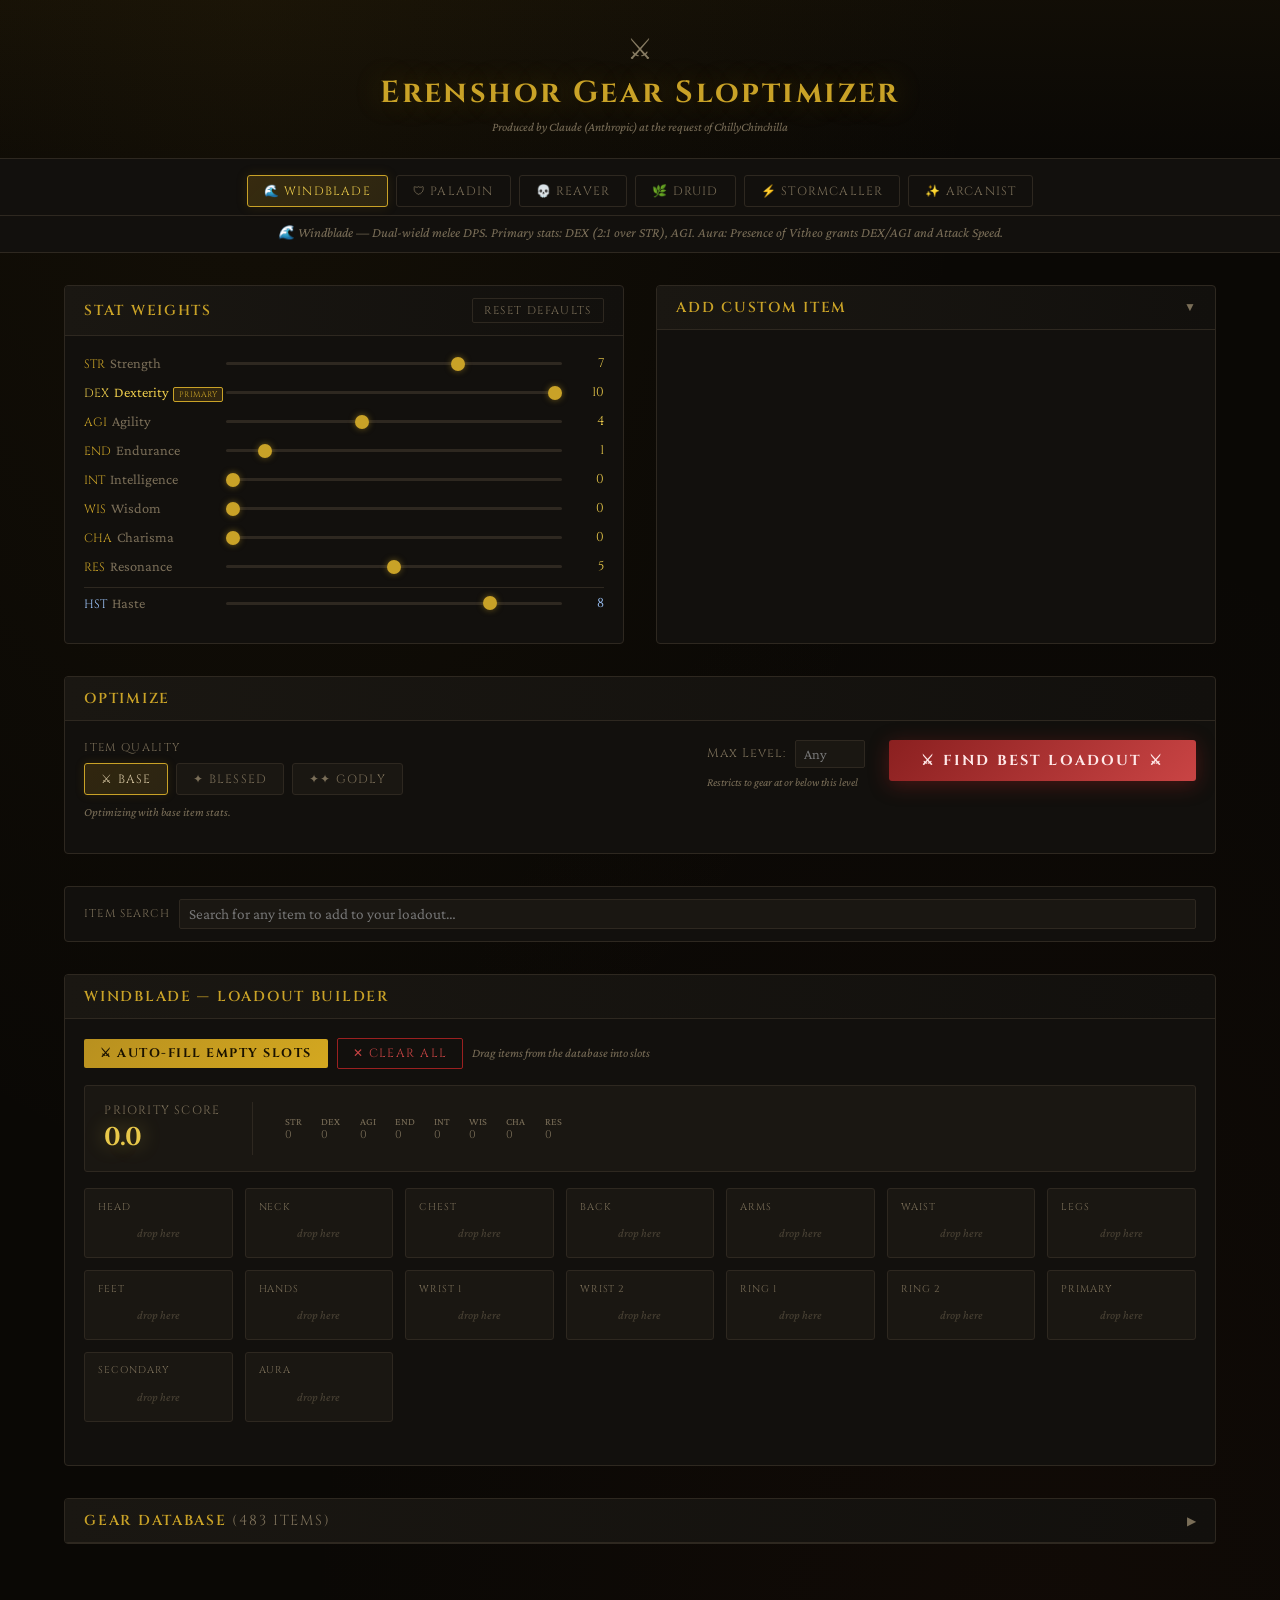
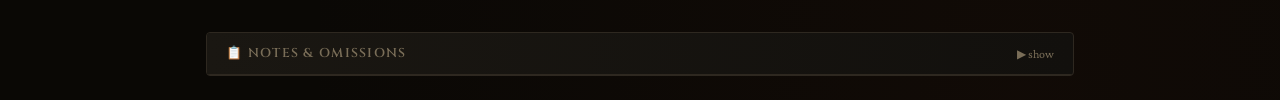
<file: erenshor-optimizer-2.html>
<!DOCTYPE html>
<html lang="en">
<head>
<meta charset="UTF-8">
<meta name="viewport" content="width=device-width, initial-scale=1.0">
<title>Erenshor Gear Sloptimizer</title>
<link href="https://fonts.googleapis.com/css2?family=Cinzel:wght@400;600;700&family=Crimson+Pro:ital,wght@0,300;0,400;1,300&display=swap" rel="stylesheet">
<style>
:root{--bg:#0a0805;--surface:#12100d;--surface2:#1a1712;--border:#2e2820;--border-glow:#8b6914;--gold:#c9a227;--gold-light:#e8c84a;--red:#9b2020;--red-light:#c94444;--blue:#2060a0;--blue-light:#4090d0;--text:#d4c4a0;--text-dim:#7a6e58;--text-bright:#f0e8cc;--green:#2a6a2a;--green-light:#4aaa4a}
*{box-sizing:border-box;margin:0;padding:0}
body{background:var(--bg);color:var(--text);font-family:'Crimson Pro',Georgia,serif;font-size:17px;min-height:100vh;background-image:radial-gradient(ellipse at 20% 0%,rgba(139,105,20,.08) 0%,transparent 50%),radial-gradient(ellipse at 80% 100%,rgba(100,40,20,.08) 0%,transparent 50%)}
header{text-align:center;padding:2rem 1rem 1.5rem;border-bottom:1px solid var(--border);background:linear-gradient(180deg,rgba(139,105,20,.06) 0%,transparent 100%)}
header::before{content:'⚔';display:block;font-size:1.8rem;margin-bottom:.4rem;opacity:.6}
h1{font-family:'Cinzel',serif;font-size:1.9rem;font-weight:700;color:var(--gold);letter-spacing:.08em;text-shadow:0 0 30px rgba(201,162,39,.3)}
.class-bar{display:flex;justify-content:center;gap:.5rem;flex-wrap:wrap;padding:1rem 1rem .5rem;border-bottom:1px solid var(--border);background:var(--surface)}
.class-btn{font-family:'Cinzel',serif;font-size:.75rem;letter-spacing:.1em;text-transform:uppercase;padding:.45rem 1rem;border:1px solid var(--border);background:transparent;color:var(--text-dim);cursor:pointer;border-radius:3px;transition:all .15s}
.class-btn:hover{border-color:var(--gold);color:var(--gold)}
.class-btn.active{background:linear-gradient(135deg,rgba(139,105,20,.3),rgba(201,162,39,.15));border-color:var(--gold);color:var(--gold-light);box-shadow:0 0 12px rgba(139,105,20,.2)}
.class-desc{text-align:center;font-style:italic;font-size:.85rem;color:var(--text-dim);padding:.5rem 1rem .75rem;background:var(--surface);border-bottom:1px solid var(--border)}
.app{max-width:1200px;margin:0 auto;padding:2rem 1.5rem}
.row{display:grid;grid-template-columns:1fr 1fr;gap:2rem;margin-bottom:2rem}
@media(max-width:900px){.row{grid-template-columns:1fr}}
.panel{background:var(--surface);border:1px solid var(--border);border-radius:4px;overflow:hidden}
.panel-header{background:linear-gradient(90deg,var(--surface2),transparent);border-bottom:1px solid var(--border);padding:.75rem 1.2rem;display:flex;align-items:center;justify-content:space-between}
.panel-header h2{font-family:'Cinzel',serif;font-size:.9rem;font-weight:600;color:var(--gold);letter-spacing:.12em;text-transform:uppercase}
.panel-body{padding:1.2rem}
.stat-row{display:flex;align-items:center;gap:.75rem;margin-bottom:.75rem}
.stat-label{width:130px;font-size:.9rem;color:var(--text-dim);flex-shrink:0}
.stat-label span{font-family:'Cinzel',serif;font-size:.75rem;color:var(--gold);margin-right:.3rem}
.stat-slider{flex:1;-webkit-appearance:none;height:3px;background:var(--border);outline:none;border-radius:2px}
.stat-slider::-webkit-slider-thumb{-webkit-appearance:none;width:14px;height:14px;background:var(--gold);border-radius:50%;cursor:pointer;box-shadow:0 0 6px rgba(201,162,39,.5)}
.stat-value{width:30px;text-align:right;font-family:'Cinzel',serif;font-size:.8rem;color:var(--gold-light)}
select{width:100%;background:var(--surface);border:1px solid var(--border);color:var(--text);font-family:'Crimson Pro',serif;font-size:.88rem;padding:.25rem .4rem;border-radius:2px;outline:none;cursor:pointer}
select:focus{border-color:var(--gold)}
.form-grid{display:grid;grid-template-columns:1fr 1fr;gap:.6rem}
.form-field{display:flex;flex-direction:column;gap:.25rem}
.form-field label{font-size:.78rem;color:var(--text-dim);font-family:'Cinzel',serif;letter-spacing:.08em}
input[type=text],input[type=number]{background:var(--surface2);border:1px solid var(--border);color:var(--text-bright);font-family:'Crimson Pro',serif;font-size:.9rem;padding:.3rem .5rem;border-radius:2px;outline:none;width:100%}
input:focus{border-color:var(--gold)}
.btn{font-family:'Cinzel',serif;font-size:.78rem;letter-spacing:.12em;text-transform:uppercase;border:none;padding:.55rem 1.2rem;cursor:pointer;border-radius:2px;transition:all .15s}
.btn-gold{background:linear-gradient(135deg,#b8901f,#d4a820);color:#1a1200;font-weight:700}
.btn-gold:hover{background:linear-gradient(135deg,#c9a227,#e8c84a)}
.btn-red{background:transparent;color:var(--red-light);border:1px solid var(--red);font-size:.7rem;padding:.2rem .5rem}
.btn-red:hover{background:var(--red);color:#fff}
.btn-blue{background:linear-gradient(135deg,#1a4a80,#2060a0);color:#c0e0ff;font-weight:700}
.btn-blue:hover{background:linear-gradient(135deg,#2060a0,#4090d0)}
.btn-ghost{background:transparent;border:1px solid var(--border);color:var(--text-dim)}
.btn-ghost:hover{border-color:var(--gold);color:var(--gold)}
.btn-row{display:flex;gap:.6rem;margin-top:.5rem;flex-wrap:wrap}
.ai-input-row{display:flex;gap:.5rem;align-items:stretch;margin-bottom:.4rem}
.ai-input-row input{flex:1}
.ai-status{font-size:.82rem;color:var(--text-dim);font-style:italic;min-height:1.2em}
.ai-status.loading{color:var(--blue-light)}.ai-status.success{color:var(--green-light)}.ai-status.error{color:var(--red-light)}
.gear-list{max-height:300px;overflow-y:auto}
.gear-item{display:flex;align-items:center;justify-content:space-between;padding:.4rem .6rem;border-bottom:1px solid var(--border);font-size:.88rem;animation:fadeIn .2s ease}
@keyframes fadeIn{from{opacity:0;transform:translateY(-4px)}to{opacity:1;transform:none}}
.gear-item:hover{background:rgba(139,105,20,.05)}
.gear-item-name{color:var(--text-bright);flex:1;min-width:0;overflow:hidden;text-overflow:ellipsis;white-space:nowrap}
.gear-item-slot{font-family:'Cinzel',serif;font-size:.62rem;color:var(--text-dim);margin:0 .5rem;text-transform:uppercase;white-space:nowrap;flex-shrink:0}
.gear-item-stats{color:var(--gold);font-size:.78rem;margin-right:.5rem;flex-shrink:0;max-width:200px;overflow:hidden;text-overflow:ellipsis;white-space:nowrap}
.filter-bar{display:flex;gap:.5rem;margin-bottom:.75rem;flex-wrap:wrap;align-items:center}
.filter-bar label{font-size:.78rem;color:var(--text-dim);white-space:nowrap}
.optimize-wrap{text-align:center;margin:1rem 0 2rem}
.optimize-btn{font-family:'Cinzel',serif;font-size:1rem;letter-spacing:.15em;text-transform:uppercase;background:linear-gradient(135deg,#8b2020,#c94444);color:#ffe8e8;border:none;padding:.8rem 2.5rem;cursor:pointer;border-radius:3px;box-shadow:0 4px 20px rgba(155,32,32,.4);transition:all .2s;font-weight:700}
.optimize-btn:hover{transform:translateY(-1px);box-shadow:0 6px 28px rgba(155,32,32,.6)}
.tier-btn{font-family:'Cinzel',serif;font-size:.75rem;letter-spacing:.1em;padding:.45rem 1rem;border:1px solid var(--border);background:var(--surface2);color:var(--text-dim);cursor:pointer;border-radius:3px;transition:all .2s;text-transform:uppercase}
.tier-btn:hover{border-color:var(--gold);color:var(--gold)}
.tier-btn.active{background:linear-gradient(135deg,rgba(139,105,20,.25),rgba(193,155,50,.15));border-color:var(--gold);color:var(--gold-bright);box-shadow:0 0 10px rgba(139,105,20,.2)}
.result-grid{display:grid;grid-template-columns:repeat(auto-fill,minmax(140px,1fr));gap:.75rem;margin-bottom:1.5rem;min-width:0}
.result-slot{background:var(--surface2);border:1px solid var(--border);border-radius:3px;padding:.65rem .8rem;overflow:hidden;min-width:0;position:relative;transition:box-shadow .15s}
.result-slot.equipped{border-color:var(--border-glow);box-shadow:0 0 10px rgba(139,105,20,.15);animation:none}
.result-slot.locked{border-color:#c9a227;box-shadow:0 0 12px rgba(201,162,39,.25);animation:none}
.result-slot.drag-over{border-color:var(--gold-light);box-shadow:0 0 16px rgba(232,200,74,.4);background:rgba(139,105,20,.12)}
.result-slot.drag-reject{animation:shake .3s ease}
@keyframes shake{0%,100%{transform:translateX(0)}20%{transform:translateX(-5px)}40%{transform:translateX(5px)}60%{transform:translateX(-3px)}80%{transform:translateX(3px)}}
@keyframes slot-pulse{0%,100%{border-color:var(--border);box-shadow:none}50%{border-color:rgba(139,105,20,.5);box-shadow:0 0 8px rgba(139,105,20,.12)}}
.result-slot:not(.equipped):not(.drag-over){animation:slot-pulse 3s ease-in-out infinite}
.result-slot-name{font-family:'Cinzel',serif;font-size:.62rem;letter-spacing:.1em;color:var(--text-dim);text-transform:uppercase;margin-bottom:.2rem;white-space:nowrap;overflow:hidden;text-overflow:ellipsis}
.result-slot-header{display:flex;align-items:center;justify-content:space-between;margin-bottom:.2rem}
.lock-btn{background:none;border:none;cursor:pointer;font-size:.75rem;padding:0;line-height:1;opacity:.4;transition:opacity .15s;color:var(--gold)}
.lock-btn:hover{opacity:1}
.lock-btn.locked{opacity:1;color:var(--gold)}
.clear-slot-btn{background:none;border:none;cursor:pointer;font-size:.65rem;padding:0;line-height:1;color:var(--text-dim);opacity:.5;transition:opacity .15s}
.clear-slot-btn:hover{opacity:1;color:var(--red-light)}
.result-item-name{font-size:.9rem;color:var(--text-bright);margin-bottom:.15rem;overflow-wrap:break-word;word-break:break-word;hyphens:auto}
.result-item-stats{font-size:.78rem;color:var(--gold);overflow-wrap:break-word;word-break:break-all}
.result-empty{font-style:italic;color:var(--text-dim);font-size:.82rem}
.drop-hint{font-size:.72rem;color:var(--text-dim);font-style:italic;opacity:.5;text-align:center;padding:.3rem 0}
.gear-item{display:flex;align-items:center;justify-content:space-between;padding:.4rem .6rem;border-bottom:1px solid var(--border);font-size:.88rem;animation:fadeIn .2s ease;cursor:grab}
.gear-item:active{cursor:grabbing}
.gear-item.dragging{opacity:.4}
.loadout-controls{display:flex;gap:.6rem;flex-wrap:wrap;margin-bottom:1rem;align-items:center}
.score-bar{background:var(--surface2);border:1px solid var(--border);border-radius:3px;padding:1rem 1.2rem;display:flex;align-items:center;gap:1.5rem;flex-wrap:wrap;margin-bottom:1rem}
.score-label{font-family:'Cinzel',serif;font-size:.75rem;letter-spacing:.1em;color:var(--text-dim);text-transform:uppercase}
.score-value{font-family:'Cinzel',serif;font-size:1.6rem;color:var(--gold-light);font-weight:700;text-shadow:0 0 20px rgba(232,200,74,.4)}
.stat-total{display:flex;flex-direction:column}
.stat-total-name{font-size:.72rem;color:var(--text-dim)}
.stat-total-val{font-family:'Cinzel',serif;font-size:1rem;color:var(--text-bright)}
.empty-state{text-align:center;padding:2rem;color:var(--text-dim);font-style:italic}
.note{font-size:.83rem;color:var(--text-dim);font-style:italic;margin-bottom:.75rem;line-height:1.5}
.tag{display:inline-block;font-family:'Cinzel',serif;font-size:.58rem;padding:.1rem .3rem;border-radius:2px;text-transform:uppercase;letter-spacing:.06em;margin-left:.3rem;vertical-align:middle}
.tag-wiki{background:rgba(32,96,160,.25);color:var(--blue-light);border:1px solid var(--blue)}
.tag-manual{background:rgba(42,106,42,.25);color:var(--green-light);border:1px solid var(--green)}
hr.div{border:none;border-top:1px solid var(--border);margin:.85rem 0}
::-webkit-scrollbar{width:4px}::-webkit-scrollbar-track{background:var(--surface)}::-webkit-scrollbar-thumb{background:var(--border-glow);border-radius:2px}
.search-wrap{position:relative}
.search-results{position:absolute;top:100%;left:0;right:0;background:var(--surface);border:1px solid var(--border-glow);border-top:none;border-radius:0 0 4px 4px;max-height:320px;overflow-y:auto;z-index:100;box-shadow:0 8px 24px rgba(0,0,0,.5)}
.search-result-item{padding:.5rem .85rem;cursor:pointer;border-bottom:1px solid var(--border);display:flex;align-items:baseline;gap:.6rem;transition:background .1s}
.search-result-item:hover,.search-result-item.active{background:rgba(139,105,20,.12)}
.search-result-item:last-child{border-bottom:none}
.sri-name{color:var(--text-bright);font-size:.9rem;flex-shrink:0}
.sri-slot{font-family:'Cinzel',serif;font-size:.58rem;color:var(--text-dim);text-transform:uppercase;flex-shrink:0}
.sri-stats{font-size:.75rem;color:var(--gold);opacity:.8;overflow:hidden;text-overflow:ellipsis;white-space:nowrap}
.slot-picker{display:flex;flex-wrap:wrap;gap:.4rem;margin-top:.6rem}
.slot-pick-btn{font-family:'Cinzel',serif;font-size:.65rem;letter-spacing:.08em;padding:.25rem .6rem;border:1px solid var(--border);background:var(--surface2);color:var(--text-dim);cursor:pointer;border-radius:2px;text-transform:uppercase;transition:all .15s}
.slot-pick-btn:hover{border-color:var(--gold);color:var(--gold)}
.slot-pick-btn.occupied{border-color:var(--border-glow);color:var(--gold-light)}
</style>
</head>
<body>
<header>
  <h1>Erenshor Gear Sloptimizer</h1>
  <p style="font-size:.78rem;color:var(--text-dim);font-style:italic;margin-top:.4rem">Produced by Claude (Anthropic) at the request of ChillyChinchilla</p>
</header>

<div class="class-bar" id="class-bar"></div>
<div class="class-desc" id="class-desc"></div>

<div class="app">
  <div class="row">
    <div class="panel">
      <div class="panel-header">
        <h2>Stat Weights</h2>
        <button class="btn btn-ghost" style="font-size:.7rem;padding:.25rem .7rem" onclick="resetWeights()">Reset Defaults</button>
      </div>
      <div class="panel-body"><div id="stat-weights"></div></div>
    </div>
    <div class="panel">
      <div class="panel-header" style="cursor:pointer;user-select:none" onclick="toggleAddItem()">
        <h2>Add Custom Item</h2>
        <span id="add-item-chevron" style="font-size:.75rem;color:var(--text-dim);transition:transform .25s;display:inline-block">▼</span>
      </div>
      <div id="add-item-body" style="display:none">
        <div class="panel-body">
          <p class="note">Look up any Erenshor item by name and AI will fill in the stats.</p>
          <div class="ai-input-row">
            <input type="text" id="ai-item-name" placeholder="Item name…" onkeydown="if(event.key==='Enter')aiLookup()">
            <button class="btn btn-blue" onclick="aiLookup()" id="lookup-btn">✦ Lookup</button>
          </div>
          <div class="ai-status" id="ai-status"></div>
          <hr class="div">
          <div class="form-grid">
            <div class="form-field" style="grid-column:1/-1"><label>Item Name</label><input type="text" id="item-name" placeholder="Name"></div>
            <div class="form-field"><label>Slot</label>
              <select id="item-slot">
                <option>Head</option><option>Neck</option><option>Chest</option><option>Back</option>
                <option>Arms</option><option>Waist</option><option>Legs</option><option>Feet</option>
                <option>Hands</option><option>Wrist</option><option>Ring</option><option>Primary</option><option>Secondary</option><option>Aura</option>
              </select>
            </div>
            <div class="form-field"><label>Level Req</label><input type="number" id="item-level" placeholder="1" min="1" max="100"></div>
            <div id="stat-inputs" style="display:contents"></div>
            <div class="btn-row" style="grid-column:1/-1">
              <button class="btn btn-gold" onclick="addItemManual()">+ Add Item</button>
              <button class="btn btn-ghost" onclick="clearForm()">Clear</button>
            </div>
          </div>
        </div>
      </div>
    </div>
  </div>


  <div class="panel" style="margin-bottom:2rem">
    <div class="panel-header">
      <h2>Optimize</h2>
    </div>
    <div class="panel-body" style="display:flex;flex-wrap:wrap;align-items:flex-start;gap:1.5rem">
      <div class="tier-selector" style="flex:1;min-width:220px">
        <div style="font-family:'Cinzel',serif;font-size:.7rem;letter-spacing:.12em;color:var(--text-dim);text-transform:uppercase;margin-bottom:.5rem">Item Quality</div>
        <div style="display:flex;gap:.5rem;flex-wrap:wrap">
          <button class="tier-btn active" id="tier-base" onclick="setTier('base')">⚔ Base</button>
          <button class="tier-btn" id="tier-blessed" onclick="setTier('blessed')">✦ Blessed</button>
          <button class="tier-btn" id="tier-double" onclick="setTier('double')">✦✦ Godly</button>
        </div>
        <p class="note" style="margin-top:.5rem;font-size:.75rem" id="tier-note">Optimizing with base item stats.</p>
      </div>
      <div style="display:flex;flex-direction:column;gap:.4rem">
        <div style="display:flex;align-items:center;gap:.6rem">
          <label style="font-size:.78rem;color:var(--text-dim);white-space:nowrap;font-family:'Cinzel',serif;letter-spacing:.08em">Max Level:</label>
          <input type="number" id="filter-level" placeholder="Any" oninput="renderGearList()" style="max-width:70px">
        </div>
        <p class="note" style="font-size:.72rem">Restricts to gear at or below this level</p>
      </div>
      <div style="display:flex;align-items:center">
        <button class="optimize-btn" onclick="optimizeAndScroll()" style="padding:.7rem 2rem;font-size:.9rem">⚔ Find Best Loadout ⚔</button>
      </div>
    </div>
  </div>

  <div class="panel" style="margin-bottom:2rem;overflow:visible" id="item-search-panel">
    <div class="panel-body" style="padding:.75rem 1.2rem;overflow:visible">
      <div class="search-wrap" style="position:relative">
        <div style="display:flex;gap:.5rem;align-items:center">
          <span style="font-family:'Cinzel',serif;font-size:.7rem;letter-spacing:.1em;color:var(--text-dim);text-transform:uppercase;white-space:nowrap">Item Search</span>
          <input type="text" id="global-search" placeholder="Search for any item to add to your loadout…"
            oninput="onGlobalSearch()"
            onkeydown="onSearchKey(event)"
            autocomplete="off"
            style="flex:1;background:var(--surface2);border:1px solid var(--border);color:var(--text-bright);font-family:'Crimson Pro',serif;font-size:.95rem;padding:.35rem .6rem;border-radius:2px;outline:none"
            onfocus="this.style.borderColor='var(--border-glow)'"
            onblur="setTimeout(closeSearch,150)">
        </div>
        <div class="search-results" id="search-results" style="display:none"></div>
      </div>
      <div id="search-slot-picker" style="display:none">
        <div style="font-family:'Cinzel',serif;font-size:.68rem;letter-spacing:.1em;color:var(--text-dim);text-transform:uppercase;margin-top:.7rem;margin-bottom:.35rem">Place in slot:</div>
        <div class="slot-picker" id="slot-picker-btns"></div>
      </div>
    </div>
  </div>

  <div id="results" style="margin-bottom:2rem"></div>

  <div class="panel" style="margin-bottom:2rem">
    <div class="panel-header" style="cursor:pointer;user-select:none" onclick="toggleGearDb()">
      <h2>Gear Database <span style="font-weight:400;color:var(--text-dim)" id="gear-count">(0 items)</span></h2>
      <span id="gear-db-chevron" style="font-size:.75rem;color:var(--text-dim);transition:transform .25s;display:inline-block">▶</span>
    </div>
    <div id="gear-db-body" style="display:none">
      <div class="panel-body" style="padding:.75rem 1.2rem">
        <div class="filter-bar">
          <label>Search:</label>
          <input type="text" id="filter-name" placeholder="Name…" oninput="renderGearList()" style="max-width:180px">
          <select id="filter-slot" onchange="renderGearList()" style="max-width:140px">
            <option value="">All Slots</option>
            <option>Head</option><option>Neck</option><option>Chest</option><option>Back</option><option>Arms</option>
            <option>Waist</option><option>Legs</option><option>Feet</option><option>Hands</option>
            <option>Wrist</option><option>Ring</option><option>Primary</option><option>Secondary</option><option>Aura</option>
          </select>
          <button class="btn btn-ghost" style="font-size:.7rem;padding:.25rem .7rem;color:var(--red-light);border-color:var(--red)" onclick="clearAllGear();event.stopPropagation()">Clear All</button>
        </div>
      </div>
      <div class="gear-list" id="gear-list"></div>
    </div>
  </div>
</div>

<script>
const WIKI_GEAR = [
  {name:'Cloth Sleeves',slot:'Arms',lvl:1,stats:{},classes:['Arcanist','Druid','Paladin','Reaver','Stormcaller','Windblade']},
  {name:'Tattered Leather Sleeves',slot:'Arms',lvl:1,stats:{},classes:['Druid','Paladin','Reaver','Stormcaller','Windblade']},
  {name:'Solunarian Armguard',slot:'Arms',lvl:10,stats:{str:8,end:3,dex:3},classes:['Paladin']},
  {name:'Polished Steel Armguards',slot:'Arms',lvl:12,stats:{str:4,end:4,dex:2,agi:2},classes:['Paladin','Reaver','Windblade']},
  {name:'Fungus Covered Armband',slot:'Arms',lvl:17,stats:{str:5,dex:5,int:8,wis:8},classes:['Arcanist','Druid','Paladin','Reaver','Stormcaller','Windblade']},
  {name:'Boatman\'s Armband',slot:'Arms',lvl:18,stats:{str:5,end:2,dex:8,agi:5,cha:10},classes:['Arcanist','Druid','Stormcaller','Windblade']},
  {name:'Desert Silk Sleeves',slot:'Arms',lvl:18,stats:{str:5,end:5,dex:8,agi:5,int:5,wis:5,cha:3},classes:['Arcanist','Druid','Stormcaller','Windblade']},
  {name:'Exoskeletal Spaulders',slot:'Arms',lvl:18,stats:{str:4,end:5,dex:4,agi:5,int:5,wis:5},classes:['Arcanist','Druid','Stormcaller','Windblade']},
  {name:'Ancient Guardian Sleeve',slot:'Arms',lvl:19,stats:{str:5,dex:5},classes:['Paladin','Reaver']},
  {name:'Flaming Vambraces',slot:'Arms',lvl:19,stats:{str:20,dex:5,agi:5},classes:['Paladin','Reaver','Stormcaller','Windblade']},
  {name:'Islander Bandit Armwrap',slot:'Arms',lvl:2,stats:{str:2,dex:2},classes:['Arcanist','Druid','Paladin','Reaver','Stormcaller','Windblade']},
  {name:'Battlemage Sleeves',slot:'Arms',lvl:24,stats:{str:12,int:12},classes:['Paladin','Reaver','Stormcaller','Windblade']},
  {name:'Chewed Armwraps',slot:'Arms',lvl:22,stats:{str:12,dex:5,agi:5},classes:['Paladin','Reaver','Stormcaller','Windblade']},
  {name:'Dueling Armguards',slot:'Arms',lvl:22,stats:{str:5,dex:10,agi:10},classes:['Druid','Paladin','Reaver','Stormcaller','Windblade']},
  {name:'Intricate Sleeves',slot:'Arms',lvl:24,stats:{dex:8,agi:5,int:12,wis:12,cha:7,res:1},classes:['Arcanist','Druid','Stormcaller','Windblade']},
  {name:'Vaporous Armguard',slot:'Arms',lvl:24,stats:{str:10,end:4,dex:15,agi:5,wis:5},classes:['Paladin','Reaver','Stormcaller']},
  {name:'Charred Sleeves',slot:'Arms',lvl:25,stats:{str:10,dex:10,agi:2,wis:2,cha:2,res:1},classes:['Paladin','Reaver','Windblade']},
  {name:'Gifted Sleeves',slot:'Arms',lvl:25,stats:{str:5,end:4,int:20,wis:15,cha:10,res:1},classes:['Arcanist','Druid','Stormcaller']},
  {name:'Priel Steel Armguards',slot:'Arms',lvl:28,stats:{str:15,end:8,dex:15,agi:8},classes:['Paladin','Reaver','Windblade']},
  {name:'Azynthian Armguards',slot:'Arms',lvl:30,stats:{str:20,dex:20,wis:5,cha:5,res:1},classes:['Druid','Paladin','Reaver','Stormcaller','Windblade']},
  {name:'Braxonian Leather Sleeves',slot:'Arms',lvl:31,stats:{str:15,end:5,dex:15,agi:10,wis:10},classes:['Druid','Stormcaller','Windblade']},
  {name:'Braxonian Royal Armband',slot:'Arms',lvl:31,stats:{str:5,end:5,dex:5,agi:5,int:15,wis:10,res:1},classes:['Arcanist','Stormcaller']},
  {name:'Braxonian Spaulders',slot:'Arms',lvl:31,stats:{str:15,dex:10,agi:10},classes:['Paladin','Reaver']},
  {name:'Feathery Vambraces',slot:'Arms',lvl:31,stats:{end:10,dex:10,agi:15,wis:10,cha:10},classes:['Druid','Stormcaller','Windblade']},
  {name:'Dreamy Sleeves',slot:'Arms',lvl:35,stats:{str:5,end:5,dex:10,agi:5,int:15,wis:10,cha:5},classes:['Arcanist','Druid','Paladin','Reaver','Stormcaller','Windblade']},
  {name:'Armbands of Order',slot:'Arms',lvl:36,stats:{str:5,end:5,dex:20,agi:20,int:5,wis:5,cha:5,res:2},classes:['Arcanist','Druid','Paladin','Reaver','Stormcaller','Windblade']},
  {name:'Crested Spaulders',slot:'Arms',lvl:36,stats:{str:12,end:12,dex:12,wis:5,cha:5,res:1},classes:['Paladin','Reaver']},
  {name:'Age-Old Armlet',slot:'Arms',lvl:37,stats:{str:15,end:15,dex:25,agi:15,int:5,wis:5,cha:5},classes:['Paladin','Reaver','Stormcaller','Windblade']},
  {name:'Armband of Generals',slot:'Arms',lvl:37,stats:{str:20,end:10,dex:5,cha:10,res:1},classes:['Paladin','Reaver','Stormcaller','Windblade']},
  {name:'Bonebanded Armguard',slot:'Arms',lvl:39,stats:{end:12,dex:12,int:25,wis:5,cha:10,res:2},classes:['Arcanist','Stormcaller']},
  {name:'Armguards of Presence',slot:'Arms',lvl:39,stats:{str:15,end:10,dex:15,int:15,wis:5,cha:10,res:1},classes:['Paladin','Stormcaller','Windblade']},
  {name:'Daggersilk Sleeves',slot:'Arms',lvl:5,stats:{int:2,wis:2,res:1},classes:['Arcanist','Druid','Paladin','Reaver','Stormcaller','Windblade']},
  {name:'Shivering Leather Sleeves',slot:'Arms',lvl:5,stats:{str:2,dex:2,wis:2},classes:['Druid','Paladin','Reaver','Stormcaller','Windblade']},
  {name:'Aged Plate Sleeves',slot:'Arms',lvl:6,stats:{str:5,dex:5},classes:['Paladin','Reaver','Windblade']},
  {name:'Azure Plate Vambraces',slot:'Arms',lvl:6,stats:{},classes:['Paladin','Reaver','Windblade']},
  {name:'Archer\'s Vambrace',slot:'Arms',lvl:8,stats:{end:2,dex:6},classes:['Paladin','Reaver','Stormcaller','Windblade']},
  {name:'Etched Armlet',slot:'Arms',lvl:8,stats:{str:3,end:3,dex:3},classes:['Paladin','Reaver','Stormcaller','Windblade']},
  {name:'Faerie Sleeves',slot:'Arms',lvl:8,stats:{int:5,wis:5,cha:5},classes:['Arcanist','Druid','Stormcaller']},
  {name:'Vinewrapped Vambracers',slot:'Arms',lvl:9,stats:{int:4,wis:4,cha:2},classes:['Arcanist','Druid','Stormcaller']},
  {name:'Aged Prism',slot:'Aura',lvl:22,stats:{},classes:['Arcanist','Druid','Paladin','Reaver','Stormcaller','Windblade']},
  {name:'Ancient Presence',slot:'Aura',lvl:35,stats:{},classes:['Arcanist','Druid','Paladin','Reaver','Stormcaller','Windblade']},
  {name:'Gift of Azynthi',slot:'Aura',lvl:37,stats:{},classes:['Arcanist','Druid','Stormcaller','Windblade']},
  {name:'Spark of Light',slot:'Aura',lvl:1,stats:{},classes:['Arcanist']},
  {name:'Essence of Flame',slot:'Aura',lvl:7,stats:{},classes:['Arcanist']},
  {name:'Glow of Eternity',slot:'Aura',lvl:14,stats:{},classes:['Arcanist']},
  {name:'Flame of the Redemption',slot:'Aura',lvl:21,stats:{},classes:['Arcanist']},
  {name:'Pyre of the Cleansed',slot:'Aura',lvl:35,stats:{},classes:['Arcanist']},
  {name:'Corruption of Sivakaya',slot:'Aura',lvl:20,stats:{},classes:['Arcanist','Druid','Paladin','Reaver','Stormcaller','Windblade']},
  {name:'Sprout',slot:'Aura',lvl:1,stats:{},classes:['Druid']},
  {name:'Bloom',slot:'Aura',lvl:7,stats:{},classes:['Druid']},
  {name:'Wilt',slot:'Aura',lvl:18,stats:{},classes:['Druid']},
  {name:'Decay',slot:'Aura',lvl:29,stats:{},classes:['Druid']},
  {name:'Gem of Echoes',slot:'Aura',lvl:28,stats:{},classes:['Arcanist','Druid','Paladin','Reaver','Stormcaller','Windblade']},
  {name:'Hallows Eve',slot:'Aura',lvl:55,stats:{},classes:['Arcanist','Druid','Paladin','Reaver','Stormcaller','Windblade']},
  {name:'Chunk of Living Stone',slot:'Aura',lvl:22,stats:{},classes:['Arcanist','Druid','Paladin','Reaver','Stormcaller','Windblade']},
  {name:'Amber\'s Gift',slot:'Aura',lvl:14,stats:{},classes:['Arcanist','Druid','Paladin','Reaver','Stormcaller','Windblade']},
  {name:'Falling Shadow',slot:'Aura',lvl:1,stats:{},classes:['Reaver']},
  {name:'Looming Void',slot:'Aura',lvl:1,stats:{},classes:['Reaver']},
  {name:'End of Life',slot:'Aura',lvl:1,stats:{},classes:['Reaver']},
  {name:'Evacuate Soul',slot:'Aura',lvl:1,stats:{},classes:['Reaver']},
  {name:'Dawn\'s Light',slot:'Aura',lvl:1,stats:{},classes:['Paladin']},
  {name:'Morning Glow',slot:'Aura',lvl:7,stats:{},classes:['Paladin']},
  {name:'Rising Moon',slot:'Aura',lvl:18,stats:{},classes:['Paladin']},
  {name:'Eclipse',slot:'Aura',lvl:33,stats:{},classes:['Paladin']},
  {name:'Spirit of the Steed',slot:'Aura',lvl:20,stats:{},classes:['Arcanist','Druid','Paladin','Reaver','Stormcaller','Windblade']},
  {name:'Rolling Clouds',slot:'Aura',lvl:1,stats:{},classes:['Stormcaller']},
  {name:'Falling Rain',slot:'Aura',lvl:7,stats:{},classes:['Stormcaller']},
  {name:'Distant Thunder',slot:'Aura',lvl:18,stats:{},classes:['Stormcaller']},
  {name:'Lightning Strike',slot:'Aura',lvl:28,stats:{},classes:['Stormcaller']},
  {name:'Sage\'s Trinket',slot:'Aura',lvl:28,stats:{},classes:['Arcanist','Druid','Paladin','Reaver','Stormcaller','Windblade']},
  {name:'Scent of the Sea',slot:'Aura',lvl:1,stats:{},classes:['Windblade']},
  {name:'Force of the Sea',slot:'Aura',lvl:7,stats:{},classes:['Windblade']},
  {name:'Freedom of the Sky',slot:'Aura',lvl:18,stats:{},classes:['Windblade']},
  {name:'Whispers of Wind',slot:'Aura',lvl:28,stats:{},classes:['Windblade']},
  {name:'Wisp\'s Presence',slot:'Aura',lvl:28,stats:{},classes:['Arcanist','Druid','Paladin','Reaver','Stormcaller','Windblade']},
  {name:'Backplate',slot:'Back',lvl:11,stats:{str:5,end:5,int:5,res:1},classes:['Druid','Paladin','Reaver','Stormcaller','Windblade']},
  {name:'Call To Arms',slot:'Back',lvl:12,stats:{end:2,dex:2,int:4,wis:4},classes:['Arcanist','Druid','Paladin','Reaver','Stormcaller','Windblade']},
  {name:'Gambler\'s Cape',slot:'Back',lvl:13,stats:{str:5,agi:5,int:2,wis:2,cha:10},classes:['Arcanist','Druid','Paladin','Reaver','Stormcaller','Windblade']},
  {name:'Fungal Scab Cape',slot:'Back',lvl:15,stats:{str:4,end:4,int:2,wis:2},classes:['Arcanist','Druid','Paladin','Reaver','Stormcaller','Windblade']},
  {name:'Cape of the Sands',slot:'Back',lvl:17,stats:{},classes:['Arcanist','Druid','Paladin','Reaver','Stormcaller','Windblade']},
  {name:'Seawashed Cloak',slot:'Back',lvl:17,stats:{str:5,end:5,agi:5},classes:['Arcanist','Druid','Paladin','Reaver','Stormcaller','Windblade']},
  {name:'Distinguished Cape',slot:'Back',lvl:19,stats:{str:8,end:5,dex:3,wis:3},classes:['Arcanist','Druid','Paladin','Reaver','Stormcaller','Windblade']},
  {name:'Dreamthread Wings',slot:'Back',lvl:23,stats:{end:2,dex:2,int:5,wis:12,cha:5},classes:['Arcanist','Druid','Paladin','Reaver','Stormcaller','Windblade']},
  {name:'Honor Strip',slot:'Back',lvl:19,stats:{str:7,end:7,dex:7},classes:['Paladin','Reaver','Stormcaller','Windblade']},
  {name:'Layer Cape',slot:'Back',lvl:19,stats:{dex:5,int:10,wis:5,cha:10},classes:['Arcanist','Druid','Paladin','Reaver','Stormcaller','Windblade']},
  {name:'Lost Cape',slot:'Back',lvl:20,stats:{str:5,end:5,dex:5,int:5,wis:5,cha:5,res:2},classes:['Arcanist','Druid','Paladin','Reaver','Stormcaller','Windblade']},
  {name:'Ritual Cape',slot:'Back',lvl:24,stats:{str:8,end:8,dex:8},classes:['Arcanist','Druid','Paladin','Reaver','Stormcaller','Windblade']},
  {name:'Tamer\'s Pack',slot:'Back',lvl:24,stats:{str:10,end:10,cha:5},classes:['Paladin','Reaver','Stormcaller','Windblade']},
  {name:'Feathered Cape',slot:'Back',lvl:26,stats:{int:8,wis:8,cha:4},classes:['Arcanist','Druid','Paladin','Reaver','Stormcaller','Windblade']},
  {name:'Flowing Cloak',slot:'Back',lvl:26,stats:{str:8,int:8,wis:8,cha:8,res:1},classes:['Arcanist','Druid','Paladin','Reaver','Stormcaller','Windblade']},
  {name:'Blue Leaf Cape',slot:'Back',lvl:27,stats:{str:10,end:10,dex:15},classes:['Arcanist','Druid','Paladin','Reaver','Stormcaller','Windblade']},
  {name:'Red Leaf Cape',slot:'Back',lvl:27,stats:{dex:10,int:15,wis:15,res:1},classes:['Arcanist','Druid','Paladin','Reaver','Stormcaller','Windblade']},
  {name:'Abyssal Shell',slot:'Back',lvl:28,stats:{res:2},classes:['Arcanist','Druid','Paladin','Reaver','Stormcaller','Windblade']},
  {name:'Arboreal Cape',slot:'Back',lvl:30,stats:{dex:10,agi:10,int:10,wis:10},classes:['Arcanist','Druid','Paladin','Reaver','Stormcaller','Windblade']},
  {name:'Lifewind',slot:'Back',lvl:30,stats:{end:15,int:10,res:2},classes:['Arcanist','Druid','Paladin','Reaver','Stormcaller','Windblade']},
  {name:'Night Wave',slot:'Back',lvl:30,stats:{int:10,wis:10,cha:10,res:2},classes:['Arcanist','Druid','Paladin','Reaver','Stormcaller','Windblade']},
  {name:'Braxonian Cape',slot:'Back',lvl:32,stats:{str:15,dex:8,agi:8,int:20,wis:8,cha:5},classes:['Arcanist','Druid','Paladin','Reaver','Stormcaller','Windblade']},
  {name:'Assassin\'s Bane',slot:'Back',lvl:33,stats:{str:8,end:8,int:8,wis:8,res:1},classes:['Paladin','Reaver','Windblade']},
  {name:'Nightbane',slot:'Back',lvl:33,stats:{str:10,dex:12,agi:12,int:5,wis:20,cha:5,res:3},classes:['Arcanist','Druid','Paladin','Reaver','Stormcaller','Windblade']},
  {name:'Shadowclasp',slot:'Back',lvl:39,stats:{str:20,agi:5,int:20,cha:10,res:1},classes:['Arcanist','Druid','Paladin','Reaver','Stormcaller','Windblade']},
  {name:'Wingwoven Cape',slot:'Back',lvl:33,stats:{dex:12,agi:20,int:12,wis:12,res:3},classes:['Arcanist','Druid','Paladin','Reaver','Stormcaller','Windblade']},
  {name:'Azynthian Cape',slot:'Back',lvl:35,stats:{str:5,agi:10,int:20,wis:20,cha:10},classes:['Arcanist','Druid','Paladin','Reaver','Stormcaller','Windblade']},
  {name:'Sivakayan Wings',slot:'Back',lvl:37,stats:{str:25,end:15,dex:25,int:5,wis:5,cha:5},classes:['Arcanist','Druid','Paladin','Reaver','Stormcaller','Windblade']},
  {name:'Wardwarped Cape',slot:'Back',lvl:37,stats:{str:5,end:5,dex:15,agi:5,int:20,wis:20,cha:5,res:1},classes:['Arcanist','Druid','Paladin','Reaver','Stormcaller','Windblade']},
  {name:'Plaguewind',slot:'Back',lvl:38,stats:{str:25,dex:15,agi:15,int:5,wis:5,res:3},classes:['Arcanist','Druid','Paladin','Reaver','Stormcaller','Windblade']},
  {name:'Old Torn Cape',slot:'Back',lvl:4,stats:{},classes:['Arcanist','Druid','Paladin','Reaver','Stormcaller','Windblade']},
  {name:'Verdant Embrace',slot:'Back',lvl:39,stats:{str:20,dex:5,agi:5,int:20,wis:10,res:3},classes:['Arcanist','Druid','Paladin','Reaver','Stormcaller','Windblade']},
  {name:'Lightkeeper\'s Cape',slot:'Back',lvl:6,stats:{cha:5,res:1},classes:['Paladin','Reaver','Stormcaller','Windblade']},
  {name:'Priel Standard',slot:'Back',lvl:6,stats:{dex:1,agi:1,int:1,wis:1,cha:5},classes:['Arcanist','Druid','Paladin','Reaver','Stormcaller','Windblade']},
  {name:'Satin Cloak',slot:'Back',lvl:6,stats:{agi:2,int:2,wis:2},classes:['Arcanist','Druid','Paladin','Reaver','Stormcaller','Windblade']},
  {name:'Rottenfoot Sash',slot:'Waist',lvl:10,stats:{dex:4,int:4},classes:['Arcanist','Druid','Stormcaller']},
  {name:'Ogreskin Cord',slot:'Waist',lvl:11,stats:{agi:3,int:3,wis:3},classes:['Arcanist','Druid','Paladin','Reaver','Stormcaller','Windblade']},
  {name:'Molorai Utility Belt',slot:'Waist',lvl:13,stats:{str:3,dex:3,agi:3},classes:['Arcanist','Druid','Paladin','Reaver','Stormcaller','Windblade']},
  {name:'Twilight Belt',slot:'Waist',lvl:15,stats:{dex:4,int:3,wis:3,res:1},classes:['Druid','Stormcaller','Windblade']},
  {name:'Braxonian Sash',slot:'Waist',lvl:17,stats:{end:10,int:5,wis:5,res:1},classes:['Arcanist','Stormcaller']},
  {name:'Reinforced Scale Belt',slot:'Waist',lvl:17,stats:{},classes:['Paladin','Reaver','Windblade']},
  {name:'Toxic Strap',slot:'Waist',lvl:18,stats:{dex:10},classes:['Arcanist','Druid','Paladin','Reaver','Stormcaller','Windblade']},
  {name:'Sash of the Lost Guard',slot:'Waist',lvl:19,stats:{agi:8,int:4,wis:4,cha:4,res:1},classes:['Arcanist','Druid','Stormcaller','Windblade']},
  {name:'Spectral Silk Belt',slot:'Waist',lvl:19,stats:{str:5,agi:8,res:1},classes:['Arcanist','Druid','Paladin','Reaver','Stormcaller','Windblade']},
  {name:'Beast Harness',slot:'Waist',lvl:2,stats:{str:2,end:2,dex:2,cha:2},classes:['Arcanist','Druid','Paladin','Reaver','Stormcaller','Windblade']},
  {name:'Braided Belt',slot:'Waist',lvl:2,stats:{str:1,end:1},classes:['Arcanist','Druid','Paladin','Reaver','Stormcaller','Windblade']},
  {name:'Metal Girdle',slot:'Waist',lvl:2,stats:{dex:2,cha:2},classes:['Arcanist','Druid','Paladin','Reaver','Stormcaller','Windblade']},
  {name:'Lost Girdle',slot:'Waist',lvl:20,stats:{str:6,end:6},classes:['Arcanist','Druid','Paladin','Reaver','Stormcaller','Windblade']},
  {name:'Prismatic Warcord',slot:'Waist',lvl:20,stats:{str:5,end:8,dex:5,agi:5},classes:['Arcanist','Druid','Paladin','Reaver','Stormcaller','Windblade']},
  {name:'Tarnished Steel Belt',slot:'Waist',lvl:20,stats:{},classes:['Arcanist','Druid','Paladin','Reaver','Stormcaller','Windblade']},
  {name:'Ghostly Sash',slot:'Waist',lvl:23,stats:{res:3},classes:['Arcanist','Druid','Paladin','Reaver','Stormcaller','Windblade']},
  {name:'Malaroth Sinew Cord',slot:'Waist',lvl:23,stats:{str:3,end:3,int:4,wis:4,res:1},classes:['Arcanist','Druid','Paladin','Reaver','Stormcaller','Windblade']},
  {name:'Stabilizing Belt',slot:'Waist',lvl:24,stats:{str:5,end:5},classes:['Paladin','Reaver','Windblade']},
  {name:'Woven Stone Belt',slot:'Waist',lvl:24,stats:{str:7,end:10,dex:7,res:1},classes:['Druid','Paladin','Reaver','Stormcaller','Windblade']},
  {name:'Belt of Ages',slot:'Waist',lvl:25,stats:{str:7,wis:14,res:1},classes:['Arcanist','Druid','Paladin','Reaver','Stormcaller','Windblade']},
  {name:'Gut Cord',slot:'Waist',lvl:25,stats:{str:7,dex:7,int:7,wis:7},classes:['Arcanist','Druid','Paladin','Reaver','Stormcaller','Windblade']},
  {name:'Coiling Belt',slot:'Waist',lvl:28,stats:{str:10,end:10,dex:10},classes:['Arcanist','Druid','Paladin','Reaver','Stormcaller','Windblade']},
  {name:'Empath\'s Cord',slot:'Waist',lvl:28,stats:{wis:25,res:2},classes:['Arcanist','Druid','Paladin','Reaver','Stormcaller','Windblade']},
  {name:'Flowing Blight Silk Sash',slot:'Waist',lvl:28,stats:{str:5,end:5,dex:5,agi:5,int:5,wis:5},classes:['Arcanist','Druid','Paladin','Reaver','Stormcaller','Windblade']},
  {name:'Gem Adorned Belt',slot:'Waist',lvl:28,stats:{dex:15,agi:15,res:2},classes:['Arcanist','Druid','Paladin','Reaver','Stormcaller','Windblade']},
  {name:'Granite Belt',slot:'Waist',lvl:28,stats:{str:20,end:15,dex:5,int:7,wis:7},classes:['Druid','Paladin','Reaver','Stormcaller','Windblade']},
  {name:'Worn Wolf Collar',slot:'Neck',lvl:3,stats:{str:3,end:3,dex:2,agi:2},classes:['Arcanist','Druid','Paladin','Reaver','Stormcaller','Windblade']},
  {name:'Famish',slot:'Waist',lvl:30,stats:{str:10,end:10,dex:5,agi:10,cha:5,res:1},classes:['Paladin','Reaver','Windblade']},
  {name:'Charmed Belt',slot:'Waist',lvl:31,stats:{end:10,agi:15,int:5,wis:5,cha:20,res:3},classes:['Arcanist','Druid','Paladin','Reaver','Stormcaller','Windblade']},
  {name:'Polished Steel Belt',slot:'Waist',lvl:33,stats:{str:3,end:3},classes:['Arcanist','Druid','Paladin','Reaver','Stormcaller','Windblade']},
  {name:'Royal Waistband',slot:'Waist',lvl:31,stats:{agi:10,int:10,wis:10},classes:['Arcanist','Druid','Paladin','Reaver','Stormcaller','Windblade']},
  {name:'Sableheart\'s Harness',slot:'Waist',lvl:31,stats:{str:8,end:8,dex:8,agi:8,res:5},classes:['Arcanist','Druid','Paladin','Reaver','Stormcaller','Windblade']},
  {name:'Steadfast Girdle',slot:'Waist',lvl:31,stats:{str:5,end:12,dex:12,agi:5},classes:['Paladin','Reaver','Windblade']},
  {name:'Stilling Cord',slot:'Waist',lvl:33,stats:{dex:12,int:12,wis:12,res:1},classes:['Arcanist','Druid','Paladin','Reaver','Stormcaller','Windblade']},
  {name:'Centering Cord',slot:'Waist',lvl:34,stats:{str:15,dex:10,int:15,wis:15,cha:5,res:4},classes:['Arcanist','Druid','Paladin','Reaver','Stormcaller','Windblade']},
  {name:'Exalted Belt',slot:'Waist',lvl:34,stats:{str:10,end:10,dex:10,agi:10,int:5,wis:25,cha:25,res:6},classes:['Druid','Stormcaller']},
  {name:'Swampy Loincloth',slot:'Waist',lvl:35,stats:{str:3,end:3,dex:3,cha:-10},classes:['Arcanist','Druid','Paladin','Reaver','Stormcaller','Windblade']},
  {name:'Bonestudded Belt',slot:'Waist',lvl:5,stats:{int:5,wis:5},classes:['Druid']},
  {name:'Stalwart Belt',slot:'Waist',lvl:5,stats:{str:5,end:3},classes:['Arcanist','Druid','Paladin','Reaver','Stormcaller','Windblade']},
  {name:'Breezeworn Sash',slot:'Waist',lvl:6,stats:{int:5,res:1},classes:['Arcanist','Stormcaller']},
  {name:'Sylvan Cord',slot:'Waist',lvl:6,stats:{int:1,wis:3},classes:['Druid','Stormcaller']},
  {name:'Sailor\'s Belt',slot:'Waist',lvl:9,stats:{},classes:['Arcanist','Druid','Paladin','Reaver','Stormcaller','Windblade']},
  {name:'Molorai Bow',slot:'Primary',lvl:14,stats:{str:3,dex:6},classes:['Stormcaller'],twoHanded:true},
  {name:'Recurve Bow',slot:'Primary',lvl:11,stats:{str:2,dex:2,cha:2},classes:['Stormcaller'],twoHanded:true},
  {name:'Seastring',slot:'Primary',lvl:14,stats:{str:3,dex:5,int:5},classes:['Stormcaller'],twoHanded:true},
  {name:'Humanbone',slot:'Primary',lvl:14,stats:{str:6,dex:3,agi:3,int:3},classes:['Stormcaller'],twoHanded:true},
  {name:'Traveler\'s Bow',slot:'Primary',lvl:2,stats:{},classes:['Stormcaller'],twoHanded:true},
  {name:'Merosavillian Bow',slot:'Primary',lvl:21,stats:{str:4,dex:6,agi:4,int:4},classes:['Stormcaller'],twoHanded:true},
  {name:'Spectral Bow',slot:'Primary',lvl:24,stats:{str:6,dex:7,agi:4,int:7},classes:['Stormcaller'],twoHanded:true},
  {name:'Braxonian Bow',slot:'Primary',lvl:28,stats:{str:15,dex:18,agi:18,int:5},classes:['Stormcaller'],twoHanded:true},
  {name:'Deathgiver',slot:'Primary',lvl:30,stats:{str:30,dex:15,agi:15,int:10,res:1},classes:['Stormcaller'],twoHanded:true},
  {name:'Necromantic Bow',slot:'Primary',lvl:31,stats:{str:20,dex:25,agi:25,int:15},classes:['Stormcaller'],twoHanded:true},
  {name:'Oldenbow',slot:'Primary',lvl:34,stats:{str:25,dex:30,agi:15,int:20,res:1},classes:['Stormcaller'],twoHanded:true},
  {name:'Icy Bow',slot:'Primary',lvl:35,stats:{int:40,res:3},classes:['Stormcaller'],twoHanded:true},
  {name:'Siva Bow',slot:'Primary',lvl:34,stats:{str:20,dex:30,agi:20,int:25,res:1},classes:['Stormcaller'],twoHanded:true},
  {name:'Carved Bow',slot:'Primary',lvl:4,stats:{},classes:['Stormcaller'],twoHanded:true},
  {name:'Arc, Crescent of the Void',slot:'Primary',lvl:40,stats:{str:35,dex:40,agi:20,int:55,res:1},classes:['Stormcaller'],twoHanded:true},
  {name:'Rotwood Bow',slot:'Primary',lvl:6,stats:{},classes:['Stormcaller'],twoHanded:true},
  {name:'Whitewood',slot:'Primary',lvl:7,stats:{str:2,dex:2},classes:['Stormcaller'],twoHanded:true},
  {name:'Executioner\'s Bow',slot:'Primary',lvl:8,stats:{str:2,end:1,dex:2,int:1,wis:1,cha:1},classes:['Stormcaller'],twoHanded:true},
  {name:'Cloth Shirt',slot:'Chest',lvl:1,stats:{},classes:['Arcanist','Druid','Paladin','Reaver','Stormcaller','Windblade']},
  {name:'Tattered Leather Tunic',slot:'Chest',lvl:1,stats:{},classes:['Druid','Paladin','Reaver','Stormcaller','Windblade']},
  {name:'Bronzed Solunarian Plate',slot:'Chest',lvl:10,stats:{str:6,end:3,dex:2},classes:['Paladin']},
  {name:'Linked Chain Shirt',slot:'Chest',lvl:10,stats:{str:2,end:2,dex:4},classes:['Paladin','Reaver','Stormcaller','Windblade']},
  {name:'Reaver Plate',slot:'Chest',lvl:10,stats:{str:8,dex:2},classes:['Reaver']},
  {name:'Living Chainmail Jacket',slot:'Chest',lvl:12,stats:{end:5,agi:5,int:4,wis:4},classes:['Druid','Stormcaller','Windblade']},
  {name:'Spidersilk Shirt',slot:'Chest',lvl:13,stats:{end:2,int:5,wis:5,cha:2,res:1},classes:['Arcanist','Stormcaller']},
  {name:'Tarnished Plate Armor',slot:'Chest',lvl:13,stats:{str:5,end:5},classes:['Paladin','Reaver','Windblade']},
  {name:'Muddy Jerkin',slot:'Chest',lvl:14,stats:{str:4,end:4,dex:2,agi:2,int:2,wis:2},classes:['Druid','Stormcaller','Windblade']},
  {name:'Rottenfoot Tribal Strap',slot:'Chest',lvl:14,stats:{str:5,int:4,wis:7},classes:['Druid','Paladin','Reaver','Stormcaller','Windblade']},
  {name:'Rotten Chain Tunic',slot:'Chest',lvl:16,stats:{str:15,end:5,dex:15,agi:7},classes:['Druid','Paladin','Reaver','Stormcaller','Windblade']},
  {name:'Aged Plate',slot:'Chest',lvl:18,stats:{str:7,end:7,dex:10,agi:7,res:1},classes:['Paladin','Reaver','Windblade']},
  {name:'Fungus Covered Tunic',slot:'Chest',lvl:18,stats:{str:5,end:5,dex:10,agi:10},classes:['Arcanist','Druid','Paladin','Reaver','Stormcaller','Windblade']},
  {name:'Molorai Battle Chain',slot:'Chest',lvl:18,stats:{dex:15,agi:5,wis:5,cha:5},classes:['Paladin','Reaver','Windblade']},
  {name:'Braxonian Wrap',slot:'Chest',lvl:19,stats:{int:7,wis:7,cha:7,res:1},classes:['Arcanist','Stormcaller']},
  {name:'Ancient Guardian Plate',slot:'Chest',lvl:20,stats:{},classes:['Paladin','Reaver','Windblade']},
  {name:'Battleworn Plate',slot:'Chest',lvl:20,stats:{str:8,end:8,dex:3,int:3,wis:3},classes:['Paladin','Reaver']},
  {name:'Mirror Polished Plate',slot:'Chest',lvl:32,stats:{str:5,end:5,res:2},classes:['Druid','Paladin','Reaver','Windblade']},
  {name:'Hardened Scale Jacket',slot:'Chest',lvl:24,stats:{str:10,end:5,dex:10,agi:5,wis:5},classes:['Paladin','Reaver','Windblade']},
  {name:'Chitin Protector',slot:'Chest',lvl:25,stats:{end:10,dex:5,agi:5,wis:10,cha:10},classes:['Druid','Stormcaller','Windblade']},
  {name:'Virophan Chestguard',slot:'Chest',lvl:25,stats:{str:7,end:7,dex:10,agi:10},classes:['Paladin','Reaver','Windblade']},
  {name:'Preserved Cloth Coat',slot:'Chest',lvl:25,stats:{str:5,dex:5,int:12,wis:12},classes:['Arcanist','Druid','Paladin','Reaver','Stormcaller','Windblade']},
  {name:'Sivakayan Ceremonial Garb',slot:'Chest',lvl:25,stats:{int:16,wis:8,res:1},classes:['Arcanist','Druid','Stormcaller','Windblade']},
  {name:'Sivakayan Plate',slot:'Chest',lvl:28,stats:{str:12,end:12},classes:['Paladin','Reaver','Windblade']},
  {name:'Blightsteel Plate',slot:'Chest',lvl:28,stats:{str:15,end:8,dex:8,agi:4,res:1},classes:['Paladin','Reaver']},
  {name:'Drakescale Cuirass',slot:'Chest',lvl:28,stats:{str:15,end:10,dex:10,int:5,wis:5,cha:5,res:2},classes:['Druid','Reaver','Stormcaller','Windblade']},
  {name:'Malaroth Scale Chestguard',slot:'Chest',lvl:28,stats:{str:5,end:5,dex:15,agi:15,int:5,wis:10,cha:5},classes:['Druid','Stormcaller','Windblade']},
  {name:'Plumage',slot:'Chest',lvl:28,stats:{str:5,end:5,dex:10,agi:10,int:10,wis:15,cha:20,res:1},classes:['Druid','Stormcaller','Windblade']},
  {name:'Stonelined Plate',slot:'Chest',lvl:28,stats:{end:5},classes:['Paladin','Reaver']},
  {name:'Worn Dueling Plate',slot:'Chest',lvl:28,stats:{str:18,end:10,dex:18,res:1},classes:['Paladin','Reaver','Windblade']},
  {name:'Bloodstained Plate',slot:'Chest',lvl:30,stats:{str:15,dex:15,agi:5,int:5,wis:10,cha:5},classes:['Paladin','Reaver','Windblade']},
  {name:'Lichencoat',slot:'Chest',lvl:30,stats:{str:5,end:5,dex:8,agi:8,int:15,wis:15,cha:15,res:2},classes:['Druid','Paladin','Reaver','Stormcaller','Windblade']},
  {name:'Ripparian Plate',slot:'Chest',lvl:30,stats:{str:20,end:20},classes:['Paladin','Reaver']},
  {name:'Sivakayan Dresscoat',slot:'Chest',lvl:30,stats:{end:5,dex:5,int:20,wis:20,cha:15},classes:['Arcanist','Druid','Stormcaller','Windblade']},
  {name:'Braxonian Leather Tunic',slot:'Chest',lvl:32,stats:{str:10,end:10,dex:20,agi:20,wis:10,cha:5},classes:['Druid','Stormcaller','Windblade']},
  {name:'Braxonian Plate',slot:'Chest',lvl:32,stats:{str:20,end:15,dex:10,agi:10,wis:10,cha:5},classes:['Paladin','Reaver']},
  {name:'Braxonian Royal Tunic',slot:'Chest',lvl:32,stats:{int:20,wis:20,cha:20,res:3},classes:['Arcanist','Stormcaller']},
  {name:'Golden Plate',slot:'Chest',lvl:32,stats:{str:25,end:25,dex:15,agi:10,wis:6,res:2},classes:['Paladin','Reaver']},
  {name:'Ascendant\'s Embrace',slot:'Chest',lvl:35,stats:{str:20,end:25,dex:15,agi:15,int:5,wis:5,cha:10,res:3},classes:['Paladin','Reaver','Windblade']},
  {name:'Ilyth\'s Coat',slot:'Chest',lvl:39,stats:{str:25,end:5,dex:25,agi:15,int:25,wis:15,cha:5},classes:['Druid','Stormcaller','Windblade']},
  {name:'Wyrm Skin Protector',slot:'Chest',lvl:35,stats:{str:15,end:15,dex:25,agi:25,wis:8,cha:8},classes:['Paladin','Reaver','Windblade']},
  {name:'Abyssal Plate',slot:'Chest',lvl:38,stats:{str:25,end:30,dex:20,agi:15,res:4},classes:['Paladin','Reaver','Windblade']},
  {name:'Eldoth\'s Finery',slot:'Chest',lvl:38,stats:{str:5,end:5,dex:10,agi:5,int:30,wis:30,cha:20,res:3},classes:['Arcanist','Druid','Stormcaller']},
  {name:'Funeral Garb',slot:'Chest',lvl:4,stats:{wis:2,cha:2},classes:['Arcanist','Druid','Stormcaller','Windblade']},
  {name:'Light Plate Breastplate',slot:'Chest',lvl:4,stats:{},classes:['Paladin','Reaver','Windblade']},
  {name:'Daggersilk Shirt',slot:'Chest',lvl:5,stats:{int:2,wis:2,res:1},classes:['Arcanist','Druid','Paladin','Reaver','Stormcaller','Windblade']},
  {name:'Kelp Crusted Shirt',slot:'Chest',lvl:5,stats:{str:2,end:2,dex:2},classes:['Druid','Paladin','Reaver','Stormcaller','Windblade']},
  {name:'Shivering Leather Tunic',slot:'Chest',lvl:5,stats:{str:3,dex:3,wis:3,res:1},classes:['Druid','Paladin','Reaver','Stormcaller','Windblade']},
  {name:'Cold Steel Plate',slot:'Chest',lvl:6,stats:{str:2,end:2,dex:2},classes:['Paladin','Reaver']},
  {name:'Azure Plate Chestguard',slot:'Chest',lvl:7,stats:{},classes:['Paladin','Reaver','Windblade']},
  {name:'Oread Tunic',slot:'Chest',lvl:5,stats:{str:2,end:2,dex:2,int:2,wis:2},classes:['Arcanist','Druid','Paladin','Reaver','Stormcaller','Windblade']},
  {name:'Tunic of Undying Faith',slot:'Chest',lvl:7,stats:{wis:4,cha:4},classes:['Druid','Stormcaller','Windblade']},
  {name:'Sivakayan Tunic',slot:'Chest',lvl:8,stats:{wis:4,cha:2,res:1},classes:['Arcanist','Druid','Stormcaller']},
  {name:'Copper Sceptre',slot:'Primary',lvl:0,stats:{int:5,wis:3,cha:5},classes:['Arcanist','Druid'],bothSlots:true},
  {name:'Unusual Copper Sceptre',slot:'Primary',lvl:0,stats:{int:6,wis:4,cha:7},classes:['Arcanist','Druid'],bothSlots:true},
  {name:'Copper Sword',slot:'Primary',lvl:1,stats:{},classes:['Paladin','Reaver','Windblade'],bothSlots:true},
  {name:'Hardened Copper Sword',slot:'Primary',lvl:1,stats:{},classes:['Paladin','Reaver','Windblade'],bothSlots:true},
  {name:'Cloth Shoes',slot:'Feet',lvl:1,stats:{},classes:['Arcanist','Druid','Paladin','Reaver','Stormcaller','Windblade']},
  {name:'Daggersilk Shoes',slot:'Feet',lvl:1,stats:{agi:2,cha:2},classes:['Arcanist','Druid','Paladin','Reaver','Stormcaller','Windblade']},
  {name:'Tattered Leather Boots',slot:'Feet',lvl:1,stats:{},classes:['Druid','Paladin','Reaver','Stormcaller','Windblade']},
  {name:'Boots of Grounding',slot:'Feet',lvl:11,stats:{int:4,wis:4,res:1},classes:['Arcanist','Druid','Stormcaller']},
  {name:'Wolfhide Boots',slot:'Feet',lvl:12,stats:{dex:2,agi:6},classes:['Arcanist','Druid','Paladin','Reaver','Stormcaller','Windblade']},
  {name:'Journeying Boots',slot:'Feet',lvl:14,stats:{str:5},classes:['Arcanist','Druid','Paladin','Reaver','Stormcaller','Windblade']},
  {name:'Devout Moccasins',slot:'Feet',lvl:16,stats:{end:4,agi:2,int:4,wis:2,cha:2},classes:['Arcanist','Druid','Stormcaller']},
  {name:'Aged Plate Boots',slot:'Feet',lvl:18,stats:{str:4,end:4,dex:2,agi:4},classes:['Paladin','Reaver','Windblade']},
  {name:'Molorai Warstomps',slot:'Feet',lvl:18,stats:{str:4,end:6,agi:8,cha:5},classes:['Arcanist','Druid','Paladin','Reaver','Stormcaller','Windblade']},
  {name:'Feathered Booties',slot:'Feet',lvl:19,stats:{agi:10,cha:10},classes:['Arcanist','Druid','Stormcaller']},
  {name:'Ancient Guardian Boots',slot:'Feet',lvl:21,stats:{},classes:['Paladin','Reaver','Windblade']},
  {name:'Flamesoles',slot:'Feet',lvl:21,stats:{end:8,agi:8,int:6,wis:6,res:1},classes:['Arcanist','Druid','Stormcaller']},
  {name:'Slimetreads',slot:'Feet',lvl:21,stats:{str:6,end:6,agi:6,wis:6},classes:['Paladin','Reaver','Windblade']},
  {name:'Virophan Leather Slippers',slot:'Feet',lvl:21,stats:{str:4,end:4,dex:6,agi:6,int:2,wis:2,cha:6},classes:['Druid','Paladin','Reaver','Stormcaller','Windblade']},
  {name:'Obsidian Boots',slot:'Feet',lvl:23,stats:{},classes:['Paladin','Reaver','Stormcaller','Windblade']},
  {name:'Surestep',slot:'Feet',lvl:23,stats:{str:10,dex:10,res:1},classes:['Paladin','Reaver','Windblade']},
  {name:'Windblown Boots',slot:'Feet',lvl:24,stats:{str:7,end:2,dex:4,agi:4},classes:['Arcanist','Druid','Paladin','Reaver','Stormcaller','Windblade']},
  {name:'Elder\'s Slippers',slot:'Feet',lvl:27,stats:{dex:6,agi:6,int:12,wis:12,cha:4,res:1},classes:['Arcanist','Druid','Stormcaller']},
  {name:'Shadowstep Shoes',slot:'Feet',lvl:27,stats:{agi:10,int:10,wis:14,res:1},classes:['Arcanist','Druid','Stormcaller']},
  {name:'Cratermakers',slot:'Feet',lvl:28,stats:{str:7,end:7,dex:7,agi:7,int:7,wis:7,res:1},classes:['Paladin','Reaver','Windblade']},
  {name:'Salt Encrusted Boots',slot:'Feet',lvl:28,stats:{str:8,end:8,dex:5,int:2,wis:2,cha:4,res:1},classes:['Arcanist','Druid','Paladin','Reaver','Stormcaller','Windblade']},
  {name:'Braxonian Plate Boots',slot:'Feet',lvl:31,stats:{str:10,end:10,dex:8,agi:8,res:1},classes:['Paladin','Reaver']},
  {name:'Braxonian Leather Boots',slot:'Feet',lvl:31,stats:{end:4,dex:10,agi:10,int:4,wis:4,cha:4,res:1},classes:['Druid','Stormcaller','Windblade']},
  {name:'Braxonian Royal Shoes',slot:'Feet',lvl:31,stats:{agi:10,int:10,wis:5,cha:5,res:1},classes:['Arcanist','Stormcaller']},
  {name:'Thundermakers',slot:'Feet',lvl:36,stats:{str:15,end:15,dex:10,agi:10,res:2},classes:['Paladin','Reaver','Windblade']},
  {name:'Wyrm Stompers',slot:'Feet',lvl:35,stats:{str:10,end:20,dex:5,agi:20,res:2},classes:['Druid','Paladin','Reaver','Stormcaller','Windblade']},
  {name:'Pious Sandals',slot:'Feet',lvl:38,stats:{str:12,end:12,dex:12,agi:12,int:12,wis:12,cha:6,res:2},classes:['Arcanist','Druid','Stormcaller']},
  {name:'Charred Boots',slot:'Feet',lvl:5,stats:{str:2,end:3,agi:3},classes:['Paladin','Reaver','Windblade']},
  {name:'Shivering Leather Boots',slot:'Feet',lvl:5,stats:{end:3,agi:3},classes:['Druid','Paladin','Reaver','Stormcaller','Windblade']},
  {name:'Azure Plate Boots',slot:'Feet',lvl:6,stats:{str:2,end:2,agi:2},classes:['Paladin','Reaver','Windblade']},
  {name:'Balanced Boots',slot:'Feet',lvl:6,stats:{str:1,end:3,dex:1,agi:2},classes:['Windblade']},
  {name:'Blue Leather Boots',slot:'Feet',lvl:9,stats:{str:2,end:4,agi:6,cha:4},classes:['Arcanist','Druid','Paladin','Reaver','Stormcaller','Windblade']},
  {name:'Molorai Battle Boots',slot:'Feet',lvl:9,stats:{str:2,end:2,agi:4,cha:2},classes:['Arcanist','Druid','Paladin','Reaver','Stormcaller','Windblade']},
  {name:'Cloth Gloves',slot:'Hands',lvl:1,stats:{},classes:['Arcanist','Druid','Paladin','Reaver','Stormcaller','Windblade']},
  {name:'Tattered Leather Gloves',slot:'Hands',lvl:1,stats:{},classes:['Druid','Paladin','Reaver','Stormcaller','Windblade']},
  {name:'Chopping Gloves',slot:'Hands',lvl:11,stats:{},classes:['Druid','Paladin','Reaver','Stormcaller','Windblade']},
  {name:'Sticky Gloves',slot:'Hands',lvl:11,stats:{str:3,end:5,dex:3,int:3,wis:3},classes:['Arcanist','Druid','Paladin','Reaver','Stormcaller','Windblade']},
  {name:'Nagalok Claw Gloves',slot:'Hands',lvl:15,stats:{dex:7,int:7,wis:7},classes:['Arcanist','Druid','Paladin','Reaver','Stormcaller','Windblade']},
  {name:'Adorned Mitts',slot:'Hands',lvl:18,stats:{int:10,wis:8},classes:['Arcanist','Druid','Stormcaller']},
  {name:'Gator Gloves',slot:'Hands',lvl:18,stats:{str:4,end:4,dex:4,agi:2,res:1},classes:['Druid','Stormcaller','Windblade']},
  {name:'Runed Gloves',slot:'Hands',lvl:18,stats:{str:8,wis:8,res:2},classes:['Druid','Paladin','Reaver']},
  {name:'Ancient Guardian Gloves',slot:'Hands',lvl:22,stats:{},classes:['Paladin','Reaver','Windblade']},
  {name:'Dainty Mitts',slot:'Hands',lvl:22,stats:{end:7,agi:7,int:7,wis:7,res:2},classes:['Arcanist','Druid','Paladin','Reaver','Stormcaller','Windblade']},
  {name:'Digested Gloves',slot:'Hands',lvl:22,stats:{int:12,wis:12,res:2},classes:['Arcanist','Druid','Paladin','Reaver','Stormcaller','Windblade']},
  {name:'Dreamborn Gloves',slot:'Hands',lvl:22,stats:{str:5,dex:18,cha:5,res:2},classes:['Druid','Paladin','Reaver','Stormcaller','Windblade']},
  {name:'Frenzied Fistwraps',slot:'Hands',lvl:24,stats:{str:3,int:3,cha:3},classes:['Paladin','Reaver','Stormcaller','Windblade']},
  {name:'Meteorite Gauntlets',slot:'Hands',lvl:24,stats:{str:8,dex:8,int:4,wis:4,cha:2,res:2},classes:['Druid','Paladin','Reaver']},
  {name:'Widow\'s Wraps',slot:'Hands',lvl:24,stats:{str:8,dex:8,int:4,wis:4,cha:2,res:2},classes:['Arcanist','Druid','Paladin','Reaver','Stormcaller','Windblade']},
  {name:'Thorned Knuckle Gloves',slot:'Hands',lvl:26,stats:{agi:5,int:10,wis:15,res:1},classes:['Druid','Paladin','Reaver','Stormcaller','Windblade']},
  {name:'Giving Gloves',slot:'Hands',lvl:28,stats:{end:15,dex:5,int:5,wis:15,cha:5,res:1},classes:['Arcanist','Druid','Paladin','Reaver','Stormcaller','Windblade']},
  {name:'Braxonian Gauntlets',slot:'Hands',lvl:30,stats:{str:20,end:10,dex:5,int:5,wis:5,res:1},classes:['Paladin','Reaver']},
  {name:'Braxonian Gloves',slot:'Hands',lvl:30,stats:{dex:5,int:15,wis:10,cha:10,res:2},classes:['Arcanist','Stormcaller']},
  {name:'Braxonian Mitts',slot:'Hands',lvl:30,stats:{str:5,end:5,dex:20,int:5,wis:10,res:1},classes:['Druid','Stormcaller','Windblade']},
  {name:'Grips of Faith',slot:'Hands',lvl:30,stats:{str:25,dex:10},classes:['Druid','Paladin','Reaver','Stormcaller','Windblade']},
  {name:'Rootwoven Wraps',slot:'Hands',lvl:30,stats:{int:20,wis:20,res:2},classes:['Arcanist','Druid','Stormcaller']},
  {name:'Shadow Gloves',slot:'Hands',lvl:30,stats:{str:10,dex:15,int:10,wis:5,res:1},classes:['Arcanist','Druid','Paladin','Reaver','Stormcaller','Windblade']},
  {name:'Woodland Gauntlets',slot:'Hands',lvl:30,stats:{str:12,end:10,dex:10,int:5,wis:5,res:1},classes:['Druid','Paladin','Reaver','Stormcaller','Windblade']},
  {name:'Grip of Darkness',slot:'Hands',lvl:33,stats:{str:5,end:5,dex:5,int:15,wis:15,res:2},classes:['Arcanist','Druid','Stormcaller']},
  {name:'Gloves of Vitheo',slot:'Hands',lvl:39,stats:{str:15,end:10,dex:20,agi:5,int:5,wis:5,cha:15,res:3},classes:['Arcanist','Druid','Paladin','Reaver','Stormcaller','Windblade']},
  {name:'Rotten Hands',slot:'Hands',lvl:41,stats:{str:10,dex:10,int:5,wis:5,cha:5,res:4},classes:['Druid','Stormcaller','Windblade']},
  {name:'Ceremonial Gloves',slot:'Hands',lvl:5,stats:{int:2,wis:2,cha:2},classes:['Arcanist','Druid','Stormcaller','Windblade']},
  {name:'Daggersilk Gloves',slot:'Hands',lvl:5,stats:{dex:5,res:1},classes:['Arcanist','Druid','Paladin','Reaver','Stormcaller','Windblade']},
  {name:'Mummy Wraps',slot:'Hands',lvl:5,stats:{str:2,dex:2,int:2},classes:['Arcanist','Druid','Paladin','Reaver','Stormcaller','Windblade']},
  {name:'Channeling Gloves',slot:'Hands',lvl:7,stats:{int:3,wis:3,cha:3,res:2},classes:['Arcanist','Stormcaller']},
  {name:'Sailor\'s Work Gloves',slot:'Hands',lvl:7,stats:{str:2,end:2,dex:2},classes:['Arcanist','Druid','Paladin','Reaver','Stormcaller','Windblade']},
  {name:'Wizarding Mitts',slot:'Hands',lvl:7,stats:{int:3,wis:3,cha:3,res:1},classes:['Arcanist','Stormcaller']},
  {name:'Petitioner\'s Vambraces',slot:'Arms',lvl:99,stats:{},classes:['Paladin','Reaver','Windblade']},
  {name:'Correcting Cape',slot:'Back',lvl:99,stats:{},classes:['Arcanist','Druid','Paladin','Reaver','Stormcaller','Windblade']},
  {name:'Game Master\'s Plate',slot:'Chest',lvl:99,stats:{},classes:['Paladin','Reaver','Windblade']},
  {name:'Judicial Boots',slot:'Feet',lvl:6,stats:{},classes:['Paladin','Reaver','Windblade']},
  {name:'Resolving Greaves',slot:'Legs',lvl:99,stats:{},classes:['Paladin','Reaver','Windblade']},
  {name:'Deciding Blade',slot:'Primary',lvl:99,stats:{dex:7,int:10,cha:10,res:1},classes:['Arcanist','Druid','Paladin','Reaver','Stormcaller','Windblade'],bothSlots:true},
  {name:'Argo\'s Grimoire',slot:'Primary',lvl:10,stats:{int:4,wis:4,cha:4,res:1},classes:['Arcanist','Druid','Stormcaller'],bothSlots:true},
  {name:'Nighthollow Candle',slot:'Primary',lvl:100,stats:{},classes:['Arcanist','Druid','Paladin','Reaver','Stormcaller','Windblade'],bothSlots:true},
  {name:'Pearlescent Kelp Totem',slot:'Primary',lvl:17,stats:{int:9,wis:9,cha:5,res:1},classes:['Arcanist','Druid','Stormcaller'],bothSlots:true},
  {name:'Priest\'s Stein',slot:'Primary',lvl:18,stats:{int:4,wis:15,cha:2,res:1},classes:['Druid'],bothSlots:true},
  {name:'Cinder of Birth',slot:'Primary',lvl:20,stats:{int:10,wis:10,res:2},classes:['Arcanist','Druid','Stormcaller'],bothSlots:true},
  {name:'Crystallized Tactics',slot:'Primary',lvl:24,stats:{int:12,wis:12,cha:12,res:1},classes:['Arcanist','Druid','Stormcaller'],bothSlots:true},
  {name:'Celestial Spike',slot:'Primary',lvl:25,stats:{end:4,dex:4,int:10,wis:10,res:1},classes:['Arcanist','Druid','Stormcaller'],bothSlots:true},
  {name:'Memories of Snow',slot:'Primary',lvl:25,stats:{int:25,cha:5,res:1},classes:['Arcanist','Druid','Stormcaller'],bothSlots:true},
  {name:'Resonating Crystal',slot:'Primary',lvl:28,stats:{int:5,wis:5,cha:5,res:3},classes:['Arcanist','Druid','Stormcaller'],bothSlots:true},
  {name:'Braxonian Testament',slot:'Primary',lvl:31,stats:{int:8,wis:20,cha:10,res:1},classes:['Arcanist','Druid','Stormcaller'],bothSlots:true},
  {name:'Glowing Blue Stone',slot:'Primary',lvl:31,stats:{int:10,wis:10,cha:7,res:3},classes:['Arcanist','Druid','Stormcaller'],bothSlots:true},
  {name:'Siva-Braxonian Teachings',slot:'Primary',lvl:32,stats:{str:5,end:5,int:25,wis:25,cha:5,res:2},classes:['Arcanist','Druid','Stormcaller'],bothSlots:true},
  {name:'Tome of Necromancy',slot:'Primary',lvl:39,stats:{str:5,end:5,int:30,wis:20,cha:20,res:4},classes:['Arcanist'],bothSlots:true},
  {name:'Ulor\'s Encyclopedia',slot:'Primary',lvl:36,stats:{str:5,end:5,int:20,wis:15,cha:15,res:3},classes:['Arcanist','Druid','Stormcaller'],bothSlots:true},
  {name:'Ascended Remains',slot:'Primary',lvl:37,stats:{int:15,wis:15,cha:15,res:2},classes:['Arcanist','Druid','Stormcaller'],bothSlots:true},
  {name:'Idol of Sivakaya',slot:'Primary',lvl:5,stats:{int:4,wis:4,cha:4},classes:['Arcanist','Druid','Stormcaller'],bothSlots:true},
  {name:'Lamplighter\'s Spark',slot:'Primary',lvl:6,stats:{int:5,wis:5,cha:5,res:1},classes:['Arcanist','Druid','Stormcaller'],bothSlots:true},
  {name:'Cloth Hood',slot:'Head',lvl:1,stats:{},classes:['Arcanist','Druid','Paladin','Reaver','Stormcaller','Windblade']},
  {name:'Daggersilk Hood',slot:'Head',lvl:1,stats:{int:2,wis:2},classes:['Arcanist','Druid','Paladin','Reaver','Stormcaller','Windblade']},
  {name:'Tattered Leather Skullcap',slot:'Head',lvl:1,stats:{},classes:['Druid','Paladin','Reaver','Stormcaller','Windblade']},
  {name:'Rottenfoot Cap',slot:'Head',lvl:12,stats:{dex:4,agi:4},classes:['Arcanist','Druid','Paladin','Reaver','Stormcaller','Windblade']},
  {name:'Shroud of Barriers',slot:'Head',lvl:12,stats:{wis:10,res:1},classes:['Arcanist','Druid','Paladin','Reaver','Stormcaller','Windblade']},
  {name:'Bandit\'s Mask',slot:'Head',lvl:13,stats:{int:3,wis:3,cha:4},classes:['Arcanist','Druid','Paladin','Reaver','Stormcaller','Windblade']},
  {name:'Jellycrown',slot:'Head',lvl:13,stats:{int:12,res:1},classes:['Arcanist','Druid','Stormcaller']},
  {name:'Explorer\'s Cap',slot:'Head',lvl:15,stats:{int:10,wis:5},classes:['Arcanist','Druid','Stormcaller','Windblade']},
  {name:'Aged Plate Mask',slot:'Head',lvl:17,stats:{str:4,end:8,wis:8},classes:['Paladin','Reaver','Windblade']},
  {name:'Chewed Helmet',slot:'Head',lvl:17,stats:{str:5,end:5,wis:8,res:1},classes:['Paladin','Reaver','Windblade']},
  {name:'Helm of the Deep',slot:'Head',lvl:17,stats:{str:4,end:6,dex:2,agi:2},classes:['Paladin','Reaver','Windblade']},
  {name:'Knight\'s Helm',slot:'Head',lvl:17,stats:{str:5,end:5,dex:5},classes:['Paladin','Reaver','Windblade']},
  {name:'Albino Bear Hood',slot:'Head',lvl:18,stats:{int:4,wis:15,res:3},classes:['Druid','Stormcaller','Windblade']},
  {name:'Pirate\'s Hair Tie',slot:'Head',lvl:19,stats:{agi:6,int:5,wis:5,res:2},classes:['Arcanist','Druid','Paladin','Reaver','Stormcaller','Windblade']},
  {name:'Slime Coated Helm',slot:'Head',lvl:19,stats:{str:6,end:4,dex:4,agi:2,wis:5},classes:['Paladin','Reaver','Windblade']},
  {name:'Aetherial Hood',slot:'Head',lvl:21,stats:{str:10,dex:5,agi:5,int:8,wis:8},classes:['Paladin','Reaver','Stormcaller','Windblade']},
  {name:'Ancient Guardian Helm',slot:'Head',lvl:21,stats:{str:8},classes:['Paladin','Reaver','Windblade']},
  {name:'Jhalmathir, Helm of Generals',slot:'Head',lvl:21,stats:{str:8,end:5,dex:5,agi:5,wis:5},classes:['Paladin','Reaver','Windblade']},
  {name:'Malaroth Hide Hood',slot:'Head',lvl:21,stats:{str:5,end:5,dex:5,agi:5,int:8,wis:8,res:1},classes:['Arcanist','Druid','Stormcaller']},
  {name:'Sivakayan Cloth Band',slot:'Head',lvl:21,stats:{int:18},classes:['Arcanist','Druid','Stormcaller','Windblade']},
  {name:'Fernallan Knight\'s Helm',slot:'Head',lvl:9,stats:{str:8,end:5,wis:12,res:1},classes:['Druid','Paladin','Reaver','Windblade']},
  {name:'Lost Wizarding Hat',slot:'Head',lvl:25,stats:{int:20,cha:10,res:2},classes:['Arcanist','Stormcaller']},
  {name:'Spiderskin Shroud',slot:'Head',lvl:25,stats:{str:10,int:5,wis:10,res:1},classes:['Arcanist','Druid','Paladin','Reaver','Stormcaller','Windblade']},
  {name:'Shadow Helm',slot:'Head',lvl:21,stats:{str:10,end:7,agi:7,wis:5,res:1},classes:['Paladin','Reaver','Windblade']},
  {name:'Jackal Hood',slot:'Head',lvl:27,stats:{str:10,dex:15,int:5,wis:5,res:1},classes:['Druid','Stormcaller','Windblade']},
  {name:'Seafarer\'s Hood',slot:'Head',lvl:28,stats:{end:20,agi:20,cha:10,res:3},classes:['Arcanist','Druid','Stormcaller','Windblade']},
  {name:'Wisdom of the Forest',slot:'Head',lvl:28,stats:{wis:20,res:2},classes:['Druid','Paladin','Reaver','Stormcaller','Windblade']},
  {name:'Diamond Helm',slot:'Head',lvl:33,stats:{str:16,end:10,dex:8,res:1},classes:['Paladin','Reaver','Windblade']},
  {name:'Echoes',slot:'Head',lvl:30,stats:{str:12,end:12,dex:12,res:1},classes:['Paladin','Reaver','Windblade']},
  {name:'Ripparian Soldier Helm',slot:'Head',lvl:30,stats:{str:15,end:10},classes:['Paladin','Reaver']},
  {name:'Spinesnap Hide Hood',slot:'Head',lvl:30,stats:{agi:15,int:10,wis:15,cha:10,res:1},classes:['Arcanist','Druid','Stormcaller']},
  {name:'Ardant\'s Crown',slot:'Head',lvl:31,stats:{agi:5,int:20,wis:10,cha:20,res:2},classes:['Arcanist','Druid','Stormcaller']},
  {name:'Blessed Helm',slot:'Head',lvl:31,stats:{str:10,end:10,dex:10,wis:5,res:1},classes:['Paladin','Reaver','Windblade']},
  {name:'Eternal Diadem',slot:'Head',lvl:31,stats:{agi:5,int:15,wis:20,cha:15,res:1},classes:['Arcanist','Druid','Stormcaller']},
  {name:'Plague Mask',slot:'Head',lvl:31,stats:{str:10,dex:10,int:10,wis:10,res:3},classes:['Arcanist','Druid','Paladin','Reaver','Stormcaller','Windblade']},
  {name:'Terra Crown',slot:'Head',lvl:31,stats:{cha:35,res:5},classes:['Arcanist','Druid','Paladin','Reaver','Stormcaller','Windblade']},
  {name:'Mask of Spies',slot:'Head',lvl:33,stats:{str:8,end:8,dex:15,agi:5,int:5,wis:5,cha:15,res:1},classes:['Arcanist','Paladin','Reaver','Stormcaller','Windblade']},
  {name:'Virophan Helm',slot:'Head',lvl:33,stats:{str:13,end:13,dex:13,agi:13,int:4,wis:4,cha:4},classes:['Druid','Paladin','Reaver','Windblade']},
  {name:'Fury Helm',slot:'Head',lvl:35,stats:{str:20,end:20,wis:10,cha:5,res:1},classes:['Paladin','Reaver','Windblade']},
  {name:'Monarch\'s Mask',slot:'Head',lvl:39,stats:{str:22,end:22,dex:22,wis:10,cha:10,res:2},classes:['Paladin','Reaver','Windblade']},
  {name:'Siraethe\'s Prayercrest',slot:'Head',lvl:39,stats:{int:25,wis:25,cha:25,res:2},classes:['Arcanist','Druid','Stormcaller']},
  {name:'Sivakayan Tricorner',slot:'Head',lvl:39,stats:{str:10,dex:30,int:10,wis:5,cha:5,res:3},classes:['Paladin','Reaver','Stormcaller','Windblade']},
  {name:'Azynthian Mask',slot:'Head',lvl:41,stats:{int:20,wis:20,cha:20,res:3},classes:['Arcanist','Reaver']},
  {name:'Funeral Shroud',slot:'Head',lvl:5,stats:{int:3,wis:3,cha:2},classes:['Arcanist','Druid','Paladin','Reaver','Stormcaller','Windblade']},
  {name:'Shivering Leather Skullcap',slot:'Head',lvl:5,stats:{dex:2,int:2,wis:2},classes:['Druid','Paladin','Reaver','Stormcaller','Windblade']},
  {name:'Cold Steel Helm',slot:'Head',lvl:6,stats:{wis:2,cha:2},classes:['Paladin','Reaver']},
  {name:'Arcanist Cap',slot:'Head',lvl:7,stats:{int:5,wis:5},classes:['Arcanist','Stormcaller']},
  {name:'Ring of the Sea Giant King',slot:'Head',lvl:8,stats:{str:3,end:3,cha:3},classes:['Arcanist','Druid','Paladin','Reaver','Stormcaller','Windblade']},
  {name:'Rotting Sivakayan Helm',slot:'Head',lvl:9,stats:{str:2,end:5,wis:3},classes:['Paladin','Reaver']},
  {name:'Cloth Pants',slot:'Legs',lvl:1,stats:{},classes:['Arcanist','Druid','Paladin','Reaver','Stormcaller','Windblade']},
  {name:'Tattered Leather Leggings',slot:'Legs',lvl:1,stats:{},classes:['Druid','Paladin','Reaver','Stormcaller','Windblade']},
  {name:'Living Chainmail Leggings',slot:'Legs',lvl:11,stats:{str:4,agi:4,wis:4},classes:['Druid','Stormcaller','Windblade']},
  {name:'Spritely Leggings',slot:'Legs',lvl:11,stats:{dex:2,agi:5,wis:4,cha:2},classes:['Arcanist','Druid','Stormcaller','Windblade']},
  {name:'Highwayman Pants',slot:'Legs',lvl:13,stats:{end:3,agi:3,int:3,wis:2,cha:5},classes:['Arcanist','Druid','Paladin','Reaver','Stormcaller','Windblade']},
  {name:'Liturgical Pantaloons',slot:'Legs',lvl:16,stats:{end:6,agi:12,cha:5,res:1},classes:['Druid','Paladin','Reaver','Stormcaller','Windblade']},
  {name:'Cavesilk Trousers',slot:'Legs',lvl:17,stats:{str:3,end:3,agi:8,int:4,wis:4,cha:10,res:1},classes:['Arcanist','Druid','Paladin','Reaver','Stormcaller','Windblade']},
  {name:'Aged Plate Greaves',slot:'Legs',lvl:18,stats:{str:4,end:4,dex:4,agi:4,res:1},classes:['Paladin','Reaver','Windblade']},
  {name:'Reed Trousers',slot:'Legs',lvl:18,stats:{str:4,end:4,agi:4,int:4,wis:4,res:1},classes:['Druid','Paladin','Reaver','Stormcaller','Windblade']},
  {name:'Silver Plated Leggings',slot:'Legs',lvl:18,stats:{str:10,dex:10},classes:['Paladin','Reaver','Windblade']},
  {name:'Ancient Guardian Legplates',slot:'Legs',lvl:21,stats:{},classes:['Paladin','Reaver','Windblade']},
  {name:'Pyrelink Pantaloons',slot:'Legs',lvl:21,stats:{str:5,agi:5,wis:15,cha:8,res:1},classes:['Druid','Paladin','Reaver','Stormcaller','Windblade']},
  {name:'Linen Bedpants',slot:'Legs',lvl:24,stats:{agi:10,int:8,wis:8,cha:4},classes:['Arcanist','Druid','Stormcaller','Windblade']},
  {name:'Nightstalker Fur Leggings',slot:'Legs',lvl:24,stats:{str:8,dex:8,agi:12,cha:4},classes:['Arcanist','Druid','Paladin','Reaver','Stormcaller','Windblade']},
  {name:'Sivakayan Breeches',slot:'Legs',lvl:24,stats:{end:5,agi:10,int:10,wis:10,res:1},classes:['Arcanist','Druid','Stormcaller','Windblade']},
  {name:'Sivakayan Legplate',slot:'Legs',lvl:28,stats:{str:10,end:4,dex:4,agi:10,int:5,wis:5},classes:['Paladin','Reaver','Windblade']},
  {name:'Pillars of Pyroclast',slot:'Legs',lvl:26,stats:{str:8,end:8,dex:8,agi:8,wis:8},classes:['Paladin','Reaver']},
  {name:'Blightsteel Greaves',slot:'Legs',lvl:28,stats:{str:12,end:12,dex:5,agi:5},classes:['Paladin','Reaver']},
  {name:'Cobwebbed Breeches',slot:'Legs',lvl:28,stats:{end:10,agi:10,int:5,wis:15,cha:5,res:2},classes:['Druid']},
  {name:'Starched Wool Leggings',slot:'Legs',lvl:28,stats:{end:5,dex:10,agi:10,int:10,res:1},classes:['Arcanist','Stormcaller']},
  {name:'Compression Wraps',slot:'Legs',lvl:3,stats:{agi:4,wis:4,cha:4},classes:['Arcanist','Druid','Paladin','Reaver','Stormcaller','Windblade']},
  {name:'Light Plate Greaves',slot:'Legs',lvl:3,stats:{},classes:['Paladin','Reaver','Windblade']},
  {name:'Ripparian Greaves',slot:'Legs',lvl:30,stats:{str:8,end:8,dex:8,agi:8},classes:['Paladin','Reaver','Windblade']},
  {name:'Treewoven Leggings',slot:'Legs',lvl:31,stats:{str:12,wis:12,res:1},classes:['Druid','Stormcaller','Windblade']},
  {name:'Braxonian Breeches',slot:'Legs',lvl:31,stats:{str:5,dex:10,agi:5,int:5,wis:10,cha:5},classes:['Druid','Stormcaller','Windblade']},
  {name:'Braxonian Greaves',slot:'Legs',lvl:31,stats:{str:15,end:15,agi:10,wis:5},classes:['Paladin','Reaver']},
  {name:'Braxonian Linens',slot:'Legs',lvl:31,stats:{end:10,agi:10,int:15,wis:10,res:1},classes:['Arcanist','Stormcaller']},
  {name:'Illusionist Trousers',slot:'Legs',lvl:33,stats:{str:5,dex:5,agi:10,int:15,wis:15,cha:10,res:1},classes:['Arcanist','Stormcaller']},
  {name:'Naturewalker\'s Breeches',slot:'Legs',lvl:33,stats:{str:15,dex:15,int:15,wis:15,res:2},classes:['Druid','Stormcaller']},
  {name:'Creationist\'s Legwrap',slot:'Legs',lvl:38,stats:{str:10,end:10,dex:15,agi:10,int:15,wis:15,cha:5,res:1},classes:['Arcanist','Druid','Stormcaller','Windblade']},
  {name:'Statuesque Greaves',slot:'Legs',lvl:38,stats:{str:15,end:15,dex:5,agi:15,int:5,wis:15,cha:10,res:2},classes:['Paladin','Reaver']},
  {name:'Daggersilk Trousers',slot:'Legs',lvl:5,stats:{int:3,wis:2},classes:['Arcanist','Druid','Paladin','Reaver','Stormcaller','Windblade']},
  {name:'Shivering Leather Leggings',slot:'Legs',lvl:5,stats:{end:3},classes:['Druid','Paladin','Reaver','Stormcaller','Windblade']},
  {name:'Cold Steel Greaves',slot:'Legs',lvl:6,stats:{end:3,agi:3,res:1},classes:['Paladin','Reaver','Windblade']},
  {name:'Dusty Chain Leggings',slot:'Legs',lvl:6,stats:{end:3,agi:3},classes:['Paladin','Reaver','Windblade']},
  {name:'Leggings of Undying Faith',slot:'Legs',lvl:6,stats:{agi:2,wis:2,cha:2},classes:['Druid','Stormcaller','Windblade']},
  {name:'Azure Plate Greaves',slot:'Legs',lvl:7,stats:{},classes:['Paladin','Reaver','Windblade']},
  {name:'Tarnished Greaves',slot:'Legs',lvl:7,stats:{},classes:['Paladin','Reaver','Windblade']},
  {name:'Bronzed Solunarian Greaves',slot:'Legs',lvl:8,stats:{end:5,agi:5},classes:['Paladin']},
  {name:'Plain Necklace',slot:'Neck',lvl:1,stats:{},classes:['Arcanist','Druid','Paladin','Reaver','Stormcaller','Windblade']},
  {name:'Demon\'s Crest',slot:'Neck',lvl:10,stats:{str:2,end:2,dex:2,agi:2,int:2,wis:2},classes:['Arcanist','Druid','Paladin','Reaver','Stormcaller','Windblade']},
  {name:'Blackened Iron Amulet',slot:'Neck',lvl:11,stats:{str:3,end:5,dex:7},classes:['Arcanist','Druid','Paladin','Reaver','Stormcaller','Windblade']},
  {name:'Swirlstone Amulet',slot:'Neck',lvl:12,stats:{},classes:['Arcanist','Druid','Paladin','Reaver','Stormcaller','Windblade']},
  {name:'Pendant of Petrified Wood',slot:'Neck',lvl:13,stats:{cha:6},classes:['Arcanist','Druid','Paladin','Reaver','Stormcaller','Windblade']},
  {name:'Scarab Necklace',slot:'Neck',lvl:14,stats:{str:4,dex:4,int:4,wis:4},classes:['Arcanist','Druid','Paladin','Reaver','Stormcaller','Windblade']},
  {name:'Brute\'s Chain Collar',slot:'Neck',lvl:18,stats:{str:12,end:8,int:5,wis:5},classes:['Arcanist','Druid','Paladin','Reaver','Stormcaller','Windblade']},
  {name:'Flamelicked Gorget',slot:'Neck',lvl:18,stats:{str:5,dex:5,int:5,wis:5,cha:5},classes:['Arcanist','Druid','Paladin','Reaver','Stormcaller','Windblade']},
  {name:'Forest Pendant',slot:'Neck',lvl:18,stats:{str:4,end:4,int:8,wis:8,cha:5},classes:['Arcanist','Druid','Paladin','Reaver','Stormcaller','Windblade']},
  {name:'Seastone Prism',slot:'Neck',lvl:18,stats:{cha:15,res:1},classes:['Arcanist','Druid','Paladin','Reaver','Stormcaller','Windblade']},
  {name:'Aether\'s Blessing',slot:'Neck',lvl:19,stats:{agi:12,res:1},classes:['Arcanist','Druid','Paladin','Reaver','Stormcaller','Windblade']},
  {name:'The Gift of Eloquence',slot:'Neck',lvl:19,stats:{int:5,wis:5,cha:5},classes:['Arcanist','Druid','Paladin','Reaver','Stormcaller','Windblade']},
  {name:'Collar of the Huntress',slot:'Neck',lvl:22,stats:{dex:15,res:1},classes:['Paladin','Reaver','Windblade']},
  {name:'Pteriaped Claw Necklace',slot:'Neck',lvl:22,stats:{cha:20},classes:['Arcanist','Druid','Paladin','Reaver','Stormcaller','Windblade']},
  {name:'Chain of Protection',slot:'Neck',lvl:25,stats:{res:1},classes:['Arcanist','Druid','Paladin','Reaver','Stormcaller','Windblade']},
  {name:'Fiery Revival',slot:'Neck',lvl:25,stats:{res:1},classes:['Arcanist','Druid','Paladin','Reaver','Stormcaller','Windblade']},
  {name:'Trembling Chain',slot:'Neck',lvl:25,stats:{wis:15,cha:10,res:3},classes:['Arcanist','Druid','Paladin','Reaver','Stormcaller','Windblade']},
  {name:'Lover\'s Locket',slot:'Neck',lvl:26,stats:{int:15,cha:25,res:3},classes:['Arcanist','Druid','Paladin','Reaver','Stormcaller','Windblade']},
  {name:'Moonglow Amulet',slot:'Neck',lvl:26,stats:{res:3},classes:['Arcanist','Druid','Paladin','Reaver','Stormcaller','Windblade']},
  {name:'Amulet of Birdsong',slot:'Neck',lvl:28,stats:{dex:10,agi:10,cha:10,res:1},classes:['Arcanist','Druid','Paladin','Reaver','Stormcaller','Windblade']},
  {name:'Soul Echo',slot:'Neck',lvl:28,stats:{res:8},classes:['Arcanist','Druid','Paladin','Reaver','Stormcaller','Windblade']},
  {name:'Neophyte Necklace',slot:'Neck',lvl:3,stats:{int:2,wis:2,cha:2},classes:['Arcanist','Druid','Stormcaller']},
  {name:'Crest of Braxonia',slot:'Neck',lvl:31,stats:{res:8},classes:['Arcanist','Stormcaller']},
  {name:'Nature\'s Promise',slot:'Neck',lvl:36,stats:{int:14,wis:20,res:3},classes:['Arcanist','Druid','Paladin','Reaver','Stormcaller','Windblade']},
  {name:'Twinkling Pendant',slot:'Neck',lvl:31,stats:{int:15,wis:15,res:4},classes:['Arcanist','Druid','Stormcaller','Windblade']},
  {name:'Frozen Mana Charm',slot:'Neck',lvl:34,stats:{end:10,agi:10,int:10,wis:10,res:3},classes:['Arcanist','Druid','Paladin','Reaver','Stormcaller','Windblade']},
  {name:'Molorai Sigil',slot:'Neck',lvl:34,stats:{},classes:['Arcanist','Druid','Paladin','Reaver','Stormcaller','Windblade']},
  {name:'Malaroth Tag',slot:'Neck',lvl:35,stats:{str:30,end:30},classes:['Arcanist','Druid','Paladin','Reaver','Stormcaller','Windblade']},
  {name:'Amulet of Azure',slot:'Neck',lvl:38,stats:{str:15,end:15,dex:15,agi:12,int:12,wis:12,cha:12,res:2},classes:['Arcanist','Druid','Paladin','Reaver','Stormcaller','Windblade']},
  {name:'Ripparian Pendant',slot:'Neck',lvl:38,stats:{str:12,end:12,dex:12,agi:12,int:15,wis:15,cha:15,res:4},classes:['Arcanist','Druid','Paladin','Reaver','Stormcaller','Windblade']},
  {name:'Temporal Shard',slot:'Neck',lvl:38,stats:{str:15,end:15,dex:15,agi:15,int:15,wis:15,cha:15,res:3},classes:['Arcanist','Druid','Paladin','Reaver','Stormcaller','Windblade']},
  {name:'Warped Choker',slot:'Neck',lvl:35,stats:{str:25,dex:5,int:25,cha:15,res:3},classes:['Arcanist','Druid','Paladin','Reaver','Stormcaller','Windblade']},
  {name:'Fluorite Amulet',slot:'Neck',lvl:5,stats:{str:5,end:2},classes:['Arcanist','Druid','Paladin','Reaver','Stormcaller','Windblade']},
  {name:'Decayed Amulet',slot:'Neck',lvl:7,stats:{str:3,end:3,dex:3,agi:3,int:3,wis:3,cha:3},classes:['Arcanist','Druid','Paladin','Reaver','Stormcaller','Windblade']},
  {name:'Seafarer\'s Pendant',slot:'Neck',lvl:8,stats:{str:2,dex:2,int:2},classes:['Arcanist','Druid','Paladin','Reaver','Stormcaller','Windblade']},
  {name:'A Grassland Sap Necklace',slot:'Neck',lvl:9,stats:{int:4,wis:4},classes:['Arcanist','Druid','Paladin','Reaver','Stormcaller','Windblade']},
  {name:'Unsocketed Ring',slot:'Ring',lvl:0,stats:{str:1},classes:['Arcanist','Druid','Paladin','Reaver','Stormcaller','Windblade']},
  {name:'Ring of Clarity',slot:'Ring',lvl:11,stats:{res:1},classes:['Arcanist','Druid','Paladin','Reaver','Stormcaller','Windblade']},
  {name:'Swirlstone Ring',slot:'Ring',lvl:11,stats:{int:2,wis:2},classes:['Arcanist','Druid','Paladin','Reaver','Stormcaller','Windblade']},
  {name:'Vithean Sea Salt Ring',slot:'Ring',lvl:12,stats:{str:2,end:2,agi:2,int:3,wis:2},classes:['Arcanist','Druid','Paladin','Reaver','Stormcaller','Windblade']},
  {name:'Rottenfoot Ring',slot:'Ring',lvl:13,stats:{},classes:['Arcanist','Druid','Paladin','Reaver','Stormcaller','Windblade']},
  {name:'Ceremonial Ring',slot:'Ring',lvl:14,stats:{cha:5},classes:['Arcanist','Druid','Paladin','Reaver','Stormcaller','Windblade']},
  {name:'Pristine Ceremonial Ring',slot:'Ring',lvl:14,stats:{str:3,end:3,dex:3,agi:3,int:3,wis:3,cha:3},classes:['Arcanist','Druid','Paladin','Reaver','Stormcaller','Windblade']},
  {name:'Gapped Ring',slot:'Ring',lvl:14,stats:{end:3,agi:3,cha:3},classes:['Arcanist','Druid','Paladin','Reaver','Stormcaller','Windblade']},
  {name:'Ring of The Mystics',slot:'Ring',lvl:14,stats:{wis:6,res:1},classes:['Arcanist','Druid','Paladin','Reaver','Stormcaller','Windblade']},
  {name:'Bog Hoop',slot:'Ring',lvl:15,stats:{end:5,res:1},classes:['Arcanist','Druid','Paladin','Reaver','Stormcaller','Windblade']},
  {name:'Toxin Warped Band',slot:'Ring',lvl:15,stats:{str:3,dex:3,int:3,cha:3},classes:['Arcanist','Druid','Paladin','Reaver','Stormcaller','Windblade']},
  {name:'Fire Emerald Band',slot:'Ring',lvl:16,stats:{str:5,dex:5,agi:5},classes:['Arcanist','Druid','Paladin','Reaver','Stormcaller','Windblade']},
  {name:'Hardened Slime Ring',slot:'Ring',lvl:16,stats:{agi:3,int:5},classes:['Arcanist','Druid','Paladin','Reaver','Stormcaller','Windblade']},
  {name:'Voidbloom Ring',slot:'Ring',lvl:16,stats:{end:8,dex:3,int:3,wis:3,cha:3},classes:['Arcanist','Druid','Paladin','Reaver','Stormcaller','Windblade']},
  {name:'Elderstone Ring',slot:'Ring',lvl:17,stats:{},classes:['Arcanist','Druid','Paladin','Reaver','Stormcaller','Windblade']},
  {name:'Inspiration',slot:'Ring',lvl:17,stats:{agi:2,int:2},classes:['Arcanist','Druid','Paladin','Reaver','Stormcaller','Windblade']},
  {name:'Lifeloop',slot:'Ring',lvl:19,stats:{str:12,res:1},classes:['Arcanist','Druid','Paladin','Reaver','Stormcaller','Windblade']},
  {name:'Shielded Ring',slot:'Ring',lvl:17,stats:{end:5,dex:5},classes:['Arcanist','Druid','Paladin','Reaver','Stormcaller','Windblade']},
  {name:'Insect Shell Ring',slot:'Ring',lvl:18,stats:{int:3,wis:3,cha:7,res:3},classes:['Arcanist','Druid','Paladin','Reaver','Stormcaller','Windblade']},
  {name:'Priel Officer\'s Ring',slot:'Ring',lvl:18,stats:{str:3,end:3,dex:5,int:5},classes:['Arcanist','Druid','Paladin','Reaver','Stormcaller','Windblade']},
  {name:'Shivering Ring',slot:'Ring',lvl:6,stats:{str:3,dex:3,int:5,wis:5},classes:['Arcanist','Druid','Paladin','Reaver','Stormcaller','Windblade']},
  {name:'Waldorf Family Ring',slot:'Ring',lvl:2,stats:{str:2,int:2,cha:3},classes:['Arcanist','Druid','Paladin','Reaver','Stormcaller','Windblade']},
  {name:'Concentration Band',slot:'Ring',lvl:25,stats:{int:5,wis:5,res:2},classes:['Arcanist','Druid','Paladin','Reaver','Stormcaller','Windblade']},
  {name:'Tempestalia, Ring of Storms',slot:'Ring',lvl:20,stats:{wis:5,cha:5},classes:['Arcanist','Druid','Paladin','Reaver','Stormcaller','Windblade']},
  {name:'Flawless Diamond Ring',slot:'Ring',lvl:21,stats:{cha:10},classes:['Arcanist','Druid','Paladin','Reaver','Stormcaller','Windblade']},
  {name:'Flawless Emerald Ring',slot:'Ring',lvl:21,stats:{cha:10},classes:['Arcanist','Druid','Paladin','Reaver','Stormcaller','Windblade']},
  {name:'Flawless Sapphire Ring',slot:'Ring',lvl:21,stats:{cha:10},classes:['Arcanist','Druid','Paladin','Reaver','Stormcaller','Windblade']},
  {name:'Birdbone Band',slot:'Ring',lvl:22,stats:{res:2},classes:['Arcanist','Druid','Paladin','Reaver','Stormcaller','Windblade']},
  {name:'Jackalbone Loop',slot:'Ring',lvl:22,stats:{end:5,dex:5,agi:5,int:5,wis:5},classes:['Arcanist','Druid','Paladin','Reaver','Stormcaller','Windblade']},
  {name:'Strategist\'s Ring',slot:'Ring',lvl:22,stats:{agi:3,int:5,wis:5,cha:8},classes:['Arcanist','Druid','Paladin','Reaver','Stormcaller','Windblade']},
  {name:'Wild Colossus Ring',slot:'Ring',lvl:22,stats:{str:20,end:5},classes:['Arcanist','Druid','Paladin','Reaver','Stormcaller','Windblade']},
  {name:'Wisdom Band',slot:'Ring',lvl:22,stats:{int:5,wis:10},classes:['Arcanist','Druid','Paladin','Reaver','Stormcaller','Windblade']},
  {name:'Augmenting Ring',slot:'Ring',lvl:24,stats:{res:1},classes:['Arcanist','Druid','Paladin','Reaver','Stormcaller','Windblade']},
  {name:'Freeing Stone',slot:'Ring',lvl:24,stats:{str:3,dex:3},classes:['Arcanist','Druid','Paladin','Reaver','Stormcaller','Windblade']},
  {name:'Living Ruby Ring',slot:'Ring',lvl:24,stats:{str:15,dex:8,agi:8},classes:['Arcanist','Druid','Paladin','Reaver','Stormcaller','Windblade']},
  {name:'Living Sapphire Ring',slot:'Ring',lvl:24,stats:{int:15,cha:15},classes:['Arcanist','Druid','Paladin','Reaver','Stormcaller','Windblade']},
  {name:'Phoenix Loop',slot:'Ring',lvl:24,stats:{wis:12,cha:5,res:1},classes:['Arcanist','Druid','Paladin','Reaver','Stormcaller','Windblade']},
  {name:'Ocean Aged Ring',slot:'Ring',lvl:24,stats:{str:5,end:2,dex:5,agi:5,int:6,wis:2,cha:2,res:1},classes:['Arcanist','Druid','Paladin','Reaver','Stormcaller','Windblade']},
  {name:'Simple Engagement Ring',slot:'Ring',lvl:24,stats:{cha:6},classes:['Arcanist','Druid','Paladin','Reaver','Stormcaller','Windblade']},
  {name:'Aged Ring of Barriers',slot:'Ring',lvl:25,stats:{},classes:['Arcanist','Druid','Paladin','Reaver','Stormcaller','Windblade']},
  {name:'Slumberbloom Ring',slot:'Ring',lvl:25,stats:{str:3,int:3,wis:3,cha:5,res:1},classes:['Arcanist','Druid','Paladin','Reaver','Stormcaller','Windblade']},
  {name:'Ring of the Old',slot:'Ring',lvl:28,stats:{str:8,end:8,dex:8,agi:5,int:8,wis:8,cha:8,res:3},classes:['Arcanist','Druid','Paladin','Reaver','Stormcaller','Windblade']},
  {name:'Ring of Visions',slot:'Ring',lvl:29,stats:{str:5,end:5,int:10,wis:10},classes:['Arcanist','Druid','Paladin','Reaver','Stormcaller','Windblade']},
  {name:'Golden Luminstone Ring',slot:'Ring',lvl:3,stats:{end:2,cha:2},classes:['Arcanist','Druid','Paladin','Reaver','Stormcaller','Windblade']},
  {name:'Frozen Lava Ring',slot:'Ring',lvl:31,stats:{str:7,end:7,agi:10,wis:10,cha:10},classes:['Arcanist','Druid','Paladin','Reaver','Stormcaller','Windblade']},
  {name:'Ring of Repeated Thoughts',slot:'Ring',lvl:31,stats:{cha:15,res:4},classes:['Arcanist','Druid','Paladin','Reaver','Stormcaller','Windblade']},
  {name:'Solar Forged Ring',slot:'Ring',lvl:31,stats:{str:10,cha:15},classes:['Arcanist','Druid','Paladin','Reaver','Stormcaller','Windblade']},
  {name:'Molorai Allegiant Ring',slot:'Ring',lvl:33,stats:{str:6,end:6,dex:6,agi:6,int:6,wis:6,cha:6,res:1},classes:['Arcanist','Druid','Paladin','Reaver','Stormcaller','Windblade']},
  {name:'Skyfolk Band',slot:'Ring',lvl:33,stats:{str:5,end:5,dex:5,agi:5,int:12,wis:15,cha:12,res:1},classes:['Arcanist','Druid','Paladin','Reaver','Stormcaller','Windblade']},
  {name:'Bladeturner',slot:'Ring',lvl:34,stats:{str:12,end:12,dex:8,res:3},classes:['Arcanist','Druid','Paladin','Reaver','Stormcaller','Windblade']},
  {name:'Dancer\'s Ring',slot:'Ring',lvl:34,stats:{str:15,end:5,dex:5,agi:15,res:1},classes:['Arcanist','Druid','Paladin','Reaver','Stormcaller','Windblade']},
  {name:'Ring of Echoes',slot:'Ring',lvl:35,stats:{dex:5,agi:5,int:5,wis:5,res:5},classes:['Arcanist','Druid','Paladin','Reaver','Stormcaller','Windblade']},
  {name:'Monarch\'s Ring',slot:'Ring',lvl:39,stats:{str:5,end:15,dex:5,int:25,wis:25,cha:10,res:2},classes:['Arcanist','Druid','Paladin','Reaver','Stormcaller','Windblade']},
  {name:'Ring of the Ascended',slot:'Ring',lvl:39,stats:{str:10,end:10,dex:25,agi:10,int:8,wis:8,cha:4,res:3},classes:['Arcanist','Druid','Paladin','Reaver','Stormcaller','Windblade']},
  {name:'Ring of the Deceiver',slot:'Ring',lvl:39,stats:{str:8,end:8,dex:25,agi:10,int:25,wis:10,cha:5,res:4},classes:['Arcanist','Druid','Paladin','Reaver','Stormcaller','Windblade']},
  {name:'Ring of the Pious',slot:'Ring',lvl:39,stats:{str:25,end:10,dex:5,agi:5,int:10,wis:25,cha:10,res:2},classes:['Arcanist','Druid','Paladin','Reaver','Stormcaller','Windblade']},
  {name:'Sivakaya\'s Touch',slot:'Ring',lvl:39,stats:{str:15,end:15,dex:15,agi:15,int:15,wis:15,cha:15,res:2},classes:['Arcanist','Druid','Paladin','Reaver','Stormcaller','Windblade']},
  {name:'Vessel\'s Band',slot:'Ring',lvl:39,stats:{str:25,end:12,dex:12,agi:5,int:25,wis:15,cha:5,res:3},classes:['Arcanist','Druid','Paladin','Reaver','Stormcaller','Windblade']},
  {name:'Priel Insignia Ring',slot:'Ring',lvl:4,stats:{str:2,dex:2},classes:['Arcanist','Druid','Paladin','Reaver','Stormcaller','Windblade']},
  {name:'Eldoth\'s Heirloom Ring',slot:'Ring',lvl:40,stats:{str:10,end:5,dex:10,agi:5,int:15,wis:25,cha:10,res:3},classes:['Arcanist','Druid','Paladin','Reaver','Stormcaller','Windblade']},
  {name:'Ring of Magic Bolt',slot:'Ring',lvl:5,stats:{},classes:['Arcanist','Druid','Paladin','Reaver','Stormcaller','Windblade']},
  {name:'Angler\'s Ring',slot:'Ring',lvl:6,stats:{dex:2,agi:2,cha:5},classes:['Arcanist','Druid','Paladin','Reaver','Stormcaller','Windblade']},
  {name:'Green Emerald Ring',slot:'Ring',lvl:6,stats:{cha:5},classes:['Arcanist','Druid','Paladin','Reaver','Stormcaller','Windblade']},
  {name:'Fiery Sapphire Ring',slot:'Ring',lvl:6,stats:{cha:5},classes:['Arcanist','Druid','Paladin','Reaver','Stormcaller','Windblade']},
  {name:'Hilltop Ring',slot:'Ring',lvl:6,stats:{str:2,end:1,int:2,wis:2},classes:['Arcanist','Druid','Paladin','Reaver','Stormcaller','Windblade']},
  {name:'Clouded Diamond Ring',slot:'Ring',lvl:7,stats:{cha:5},classes:['Arcanist','Druid','Paladin','Reaver','Stormcaller','Windblade']},
  {name:'Ring of the Sky',slot:'Ring',lvl:7,stats:{str:3,end:3,dex:3,res:1},classes:['Arcanist','Druid','Paladin','Reaver','Stormcaller','Windblade']},
  {name:'Decayed Ring',slot:'Ring',lvl:8,stats:{str:2,dex:2,agi:1,int:2,wis:2},classes:['Arcanist','Druid','Paladin','Reaver','Stormcaller','Windblade']},
  {name:'Old Buckler',slot:'Secondary',lvl:2,stats:{},classes:['Arcanist','Druid','Paladin','Reaver','Stormcaller','Windblade']},
  {name:'Magus Shield',slot:'Secondary',lvl:11,stats:{int:8,wis:8,cha:8,res:1},classes:['Arcanist','Druid','Stormcaller']},
  {name:'Crested Shield',slot:'Secondary',lvl:14,stats:{str:3,end:3,int:4,wis:4},classes:['Arcanist','Druid','Paladin','Reaver','Stormcaller','Windblade']},
  {name:'Mudmold Shield',slot:'Secondary',lvl:14,stats:{end:4,int:4,wis:15},classes:['Arcanist','Druid','Paladin','Reaver','Stormcaller']},
  {name:'Braxonian Shield',slot:'Secondary',lvl:18,stats:{int:8,wis:8,res:1},classes:['Arcanist','Druid','Paladin','Reaver','Stormcaller']},
  {name:'Diamondine Shield',slot:'Secondary',lvl:18,stats:{end:10,int:10,cha:10},classes:['Arcanist','Druid','Paladin','Reaver','Stormcaller']},
  {name:'Dusken Shield',slot:'Secondary',lvl:18,stats:{str:5,end:10,dex:10,agi:10},classes:['Arcanist','Druid','Paladin','Reaver','Stormcaller']},
  {name:'Royal Carapace',slot:'Secondary',lvl:18,stats:{int:10,wis:10,cha:5,res:2},classes:['Arcanist','Druid','Paladin','Reaver','Stormcaller']},
  {name:'Bark Shield',slot:'Secondary',lvl:19,stats:{int:18,wis:4,res:1},classes:['Arcanist','Druid','Paladin','Reaver']},
  {name:'Sivakayan Shield',slot:'Secondary',lvl:24,stats:{str:9,end:9,wis:9},classes:['Druid','Paladin','Reaver','Stormcaller','Windblade']},
  {name:'Provoker',slot:'Secondary',lvl:26,stats:{str:8,end:8,int:4,wis:4,cha:12,res:1},classes:['Arcanist','Druid','Paladin','Reaver']},
  {name:'Slab of Meteorite',slot:'Secondary',lvl:26,stats:{str:10,end:10,int:10,wis:10,cha:5,res:2},classes:['Druid','Paladin','Reaver']},
  {name:'Volcanic Shield',slot:'Secondary',lvl:26,stats:{str:12,int:9,wis:9,res:2},classes:['Arcanist','Druid','Paladin','Reaver','Stormcaller']},
  {name:'Runed Shield',slot:'Secondary',lvl:28,stats:{str:8,end:8,dex:8,int:12,wis:12,cha:12,res:2},classes:['Arcanist','Druid','Stormcaller']},
  {name:'Erandian Avenger',slot:'Secondary',lvl:29,stats:{str:15,end:5,agi:5,int:5,wis:15,cha:5,res:1},classes:['Druid','Paladin','Reaver']},
  {name:'Bastion',slot:'Secondary',lvl:36,stats:{str:15,end:8,dex:8,int:20,wis:15,cha:5,res:3},classes:['Arcanist','Druid','Paladin','Reaver','Stormcaller']},
  {name:'Cursed Hide Shield',slot:'Secondary',lvl:38,stats:{str:10,end:5,dex:5,int:10,wis:20,cha:5,res:2},classes:['Arcanist','Druid','Paladin','Reaver','Stormcaller']},
  {name:'Griefwarden',slot:'Secondary',lvl:38,stats:{str:25,end:10,dex:5,agi:5,int:15,wis:15,cha:15,res:1},classes:['Arcanist','Druid','Paladin','Reaver','Stormcaller']},
  {name:'Hopewarden',slot:'Secondary',lvl:35,stats:{str:20,end:15,dex:15,int:20,wis:10,cha:10,res:1},classes:['Arcanist','Druid','Paladin','Reaver','Stormcaller']},
  {name:'Nature\'s Will',slot:'Secondary',lvl:41,stats:{str:10,end:10,dex:5,agi:5,int:25,wis:25,cha:15,res:2},classes:['Druid']},
  {name:'Shivering Torch',slot:'Secondary',lvl:50,stats:{str:2,int:2,wis:2,res:1},classes:['Arcanist','Druid','Paladin','Reaver','Stormcaller','Windblade']},
  {name:'Rotting Metal Shield',slot:'Secondary',lvl:7,stats:{str:3,end:3,int:2,wis:2,cha:2},classes:['Druid','Paladin','Reaver','Stormcaller','Windblade']},
  {name:'Twilight Shield',slot:'Secondary',lvl:7,stats:{str:3,end:2,int:2,wis:2},classes:['Druid','Paladin','Reaver','Stormcaller','Windblade']},
  {name:'Eyestalk Wand',slot:'Primary',lvl:12,stats:{int:5,wis:5},classes:['Arcanist','Druid'],bothSlots:true},
  {name:'Wand of Air',slot:'Primary',lvl:12,stats:{int:7,wis:3,cha:2},classes:['Arcanist','Druid'],bothSlots:true},
  {name:'Hardened Sceptre',slot:'Primary',lvl:13,stats:{end:5,int:6,wis:6,cha:4},classes:['Arcanist','Druid'],bothSlots:true},
  {name:'Ogrespice Bundle',slot:'Primary',lvl:14,stats:{int:10,wis:5,cha:5},classes:['Arcanist','Druid'],bothSlots:true},
  {name:'Spectral Sceptre',slot:'Primary',lvl:15,stats:{end:3,dex:3,int:7,wis:7,res:1},classes:['Arcanist','Druid'],bothSlots:true},
  {name:'Fungal Bouquet',slot:'Primary',lvl:18,stats:{int:8,wis:10,cha:5,res:1},classes:['Arcanist','Druid'],bothSlots:true},
  {name:'Boneweaver\'s Leg',slot:'Primary',lvl:19,stats:{int:6,wis:6,res:2},classes:['Arcanist','Druid'],bothSlots:true},
  {name:'Dreamy Wand',slot:'Primary',lvl:22,stats:{int:8,wis:8,res:1},classes:['Arcanist','Druid'],bothSlots:true},
  {name:'Fernallan Sceptre',slot:'Primary',lvl:24,stats:{int:12,wis:6,cha:8},classes:['Arcanist','Druid'],bothSlots:true},
  {name:'Sivakayan Sceptre',slot:'Primary',lvl:24,stats:{int:8,wis:10,cha:8},classes:['Arcanist','Druid'],bothSlots:true},
  {name:'Sivakayan Wand',slot:'Primary',lvl:25,stats:{int:11,wis:11,cha:9,res:1},classes:['Arcanist','Druid'],bothSlots:true},
  {name:'Volcanic Sceptre',slot:'Primary',lvl:26,stats:{int:12,wis:10,cha:8,res:1},classes:['Arcanist','Druid'],bothSlots:true},
  {name:'Bombastic Wand',slot:'Primary',lvl:30,stats:{int:12,wis:12,cha:4,res:1},classes:['Arcanist','Druid'],bothSlots:true},
  {name:'Brax\'s Candle',slot:'Primary',lvl:29,stats:{int:10,wis:8,cha:10,res:1},classes:['Arcanist'],bothSlots:true},
  {name:'Weak Wand',slot:'Primary',lvl:3,stats:{int:3,wis:3,cha:5},classes:['Arcanist','Druid'],bothSlots:true},
  {name:'Garg Wand',slot:'Primary',lvl:33,stats:{int:12,wis:12,cha:12,res:5},classes:['Arcanist','Druid'],bothSlots:true},
  {name:'Corruptor',slot:'Primary',lvl:40,stats:{agi:5,int:40,wis:5,cha:25,res:5},classes:['Arcanist','Druid'],bothSlots:true},
  {name:'Singularity, Vessel of Creation',slot:'Primary',lvl:40,stats:{agi:5,int:25,wis:10,cha:10,res:6},classes:['Arcanist'],bothSlots:true},
  {name:'Adept Wand',slot:'Primary',lvl:8,stats:{int:3,wis:3,cha:5},classes:['Arcanist','Druid'],bothSlots:true},
  {name:'Journeyman\'s Pick',slot:'Primary',lvl:0,stats:{},classes:['Arcanist','Druid','Paladin','Reaver','Stormcaller','Windblade'],bothSlots:true},
  {name:'Mason\'s Pick',slot:'Primary',lvl:0,stats:{},classes:['Arcanist','Druid','Paladin','Reaver','Stormcaller','Windblade'],bothSlots:true},
  {name:'Fishing Pole',slot:'Primary',lvl:0,stats:{},classes:['Arcanist','Druid','Paladin','Reaver','Stormcaller','Windblade']},
  {name:'Rusty Hatchet',slot:'Primary',lvl:1,stats:{},classes:['Paladin','Reaver','Windblade'],bothSlots:true},
  {name:'Rusty Shortsword',slot:'Primary',lvl:1,stats:{},classes:['Druid','Paladin','Reaver','Stormcaller','Windblade'],bothSlots:true},
  {name:'Rusty Dagger',slot:'Primary',lvl:1,stats:{},classes:['Arcanist','Druid','Paladin','Reaver','Stormcaller','Windblade'],bothSlots:true},
  {name:'Thorn',slot:'Primary',lvl:10,stats:{agi:3,wis:6,cha:2},classes:['Druid'],bothSlots:true},
  {name:'Runed Molorai Axe',slot:'Primary',lvl:7,stats:{str:5,end:2,dex:2},classes:['Druid','Paladin','Reaver','Stormcaller','Windblade'],bothSlots:true},
  {name:'Blade of the Sea',slot:'Primary',lvl:12,stats:{str:2,dex:2},classes:['Paladin','Reaver','Windblade'],bothSlots:true},
  {name:'Short Sword of Viropha',slot:'Primary',lvl:12,stats:{str:5,dex:5},classes:['Paladin','Reaver','Windblade'],bothSlots:true},
  {name:'The Interrogator',slot:'Primary',lvl:12,stats:{str:2,dex:4,int:4,wis:2,cha:5},classes:['Arcanist','Druid','Paladin','Reaver','Stormcaller','Windblade'],bothSlots:true},
  {name:'Bloodletter',slot:'Primary',lvl:13,stats:{str:3,end:3,dex:3},classes:['Druid','Paladin','Reaver','Stormcaller','Windblade'],bothSlots:true},
  {name:'Razor Waveblade',slot:'Primary',lvl:13,stats:{dex:8,agi:2},classes:['Paladin','Reaver','Windblade'],bothSlots:true},
  {name:'Spidersmasher',slot:'Primary',lvl:13,stats:{str:10},classes:['Paladin','Reaver'],twoHanded:true},
  {name:'Anointed Sword',slot:'Primary',lvl:14,stats:{str:5,end:5,int:5,wis:5},classes:['Paladin','Reaver']},
  {name:'Jellystick',slot:'Primary',lvl:14,stats:{dex:6},classes:['Arcanist','Druid','Paladin','Reaver','Stormcaller','Windblade'],bothSlots:true},
  {name:'Whipsword',slot:'Primary',lvl:14,stats:{dex:5,int:5},classes:['Windblade'],bothSlots:true},
  {name:'Spectral Dagger',slot:'Primary',lvl:15,stats:{str:2,end:2,dex:2,res:1},classes:['Arcanist','Druid','Stormcaller','Windblade'],bothSlots:true},
  {name:'Awaken',slot:'Primary',lvl:16,stats:{},classes:['Paladin','Reaver'],twoHanded:true},
  {name:'Molorai Broadsword',slot:'Primary',lvl:16,stats:{},classes:['Paladin','Reaver','Windblade'],bothSlots:true},
  {name:'Tarnished Halberd',slot:'Primary',lvl:17,stats:{str:12,end:12},classes:['Paladin','Reaver'],twoHanded:true},
  {name:'Woebringer - Halberd of Stone',slot:'Primary',lvl:17,stats:{str:10,end:10,dex:5},classes:['Paladin','Reaver'],twoHanded:true},
  {name:'Acolyte\'s Cudgel',slot:'Primary',lvl:18,stats:{end:5,dex:2},classes:['Arcanist','Druid','Paladin','Reaver','Stormcaller','Windblade'],bothSlots:true},
  {name:'Blackflame Torch',slot:'Primary',lvl:18,stats:{int:6,res:1},classes:['Arcanist','Stormcaller'],bothSlots:true},
  {name:'Diamondine Mace',slot:'Primary',lvl:18,stats:{str:5,end:5,dex:5,int:5},classes:['Paladin','Reaver']},
  {name:'Molorai Parrying Dagger',slot:'Secondary',lvl:18,stats:{str:8,dex:4,agi:6},classes:['Windblade']},
  {name:'Scorched Walking Stick',slot:'Primary',lvl:18,stats:{str:3,int:6,wis:4},classes:['Arcanist','Druid','Stormcaller'],bothSlots:true},
  {name:'Sivakayan Hookblade',slot:'Primary',lvl:18,stats:{str:5,end:3,dex:6},classes:['Windblade'],bothSlots:true},
  {name:'Songmaker',slot:'Primary',lvl:18,stats:{str:6,dex:3,cha:7},classes:['Arcanist','Druid','Stormcaller','Windblade'],bothSlots:true},
  {name:'Ebonshade',slot:'Primary',lvl:19,stats:{str:3,end:3,dex:6,cha:2,res:1},classes:['Arcanist','Druid','Paladin','Reaver','Stormcaller','Windblade'],bothSlots:true},
  {name:'Queen\'s Fang',slot:'Primary',lvl:19,stats:{dex:10,int:6,wis:6,cha:2},classes:['Arcanist','Druid','Paladin','Reaver','Stormcaller','Windblade'],bothSlots:true},
  {name:'Thorned Branch',slot:'Primary',lvl:19,stats:{str:8,dex:4,int:8},classes:['Arcanist','Druid','Paladin','Reaver','Windblade'],bothSlots:true},
  {name:'Basic Pick',slot:'Primary',lvl:2,stats:{},classes:['Arcanist','Druid','Paladin','Reaver','Stormcaller','Windblade'],bothSlots:true},
  {name:'Minoaxe',slot:'Primary',lvl:20,stats:{str:4,end:10,dex:4},classes:['Paladin','Reaver']},
  {name:'Fungal Edge',slot:'Primary',lvl:20,stats:{str:6,end:8,dex:2},classes:['Paladin','Reaver']},
  {name:'Sleeper\'s Pin',slot:'Primary',lvl:21,stats:{dex:4,int:4,wis:4,cha:5,res:1},classes:['Arcanist','Druid','Paladin','Reaver','Stormcaller','Windblade'],bothSlots:true},
  {name:'Dreamslayer',slot:'Primary',lvl:22,stats:{str:4,end:4,dex:3},classes:['Paladin','Reaver']},
  {name:'Dusken Staff',slot:'Primary',lvl:22,stats:{str:6,dex:4,int:6,wis:6,res:1},classes:['Arcanist','Paladin','Reaver','Stormcaller']},
  {name:'Mooncutter',slot:'Primary',lvl:24,stats:{str:8,end:4,dex:4,res:1},classes:['Paladin','Reaver'],twoHanded:true},
  {name:'Spectral Sword',slot:'Primary',lvl:22,stats:{str:10,end:2,dex:5,res:1},classes:['Druid','Paladin','Reaver','Stormcaller','Windblade'],bothSlots:true},
  {name:'Unholy Bonesaw',slot:'Primary',lvl:24,stats:{str:6,end:6,dex:4,agi:5},classes:['Paladin','Reaver']},
  {name:'End\'s Bane',slot:'Primary',lvl:24,stats:{str:10,dex:8,wis:8},classes:['Druid','Paladin','Reaver','Stormcaller','Windblade'],bothSlots:true},
  {name:'Mino Hatchet',slot:'Primary',lvl:24,stats:{},classes:['Paladin','Reaver','Windblade']},
  {name:'Sivakayan Axe',slot:'Primary',lvl:24,stats:{str:5,end:5,dex:5,agi:5},classes:['Paladin','Reaver']},
  {name:'Sivakayan Straightsword',slot:'Primary',lvl:24,stats:{},classes:['Paladin','Reaver','Windblade'],bothSlots:true},
  {name:'Demon Claw',slot:'Primary',lvl:25,stats:{str:3,dex:3},classes:['Paladin','Reaver','Windblade'],bothSlots:true},
  {name:'Diamond Claymore',slot:'Primary',lvl:25,stats:{str:25,end:15,dex:15},classes:['Paladin','Reaver'],twoHanded:true},
  {name:'Diamond Claw',slot:'Primary',lvl:25,stats:{str:5,dex:7,int:3,wis:3,res:1},classes:['Arcanist','Druid','Paladin','Reaver','Stormcaller','Windblade'],bothSlots:true},
  {name:'Lamplighter\'s Pole',slot:'Primary',lvl:25,stats:{int:20,wis:20,cha:10,res:2},classes:['Arcanist','Druid'],twoHanded:true},
  {name:'Smoldering Blade',slot:'Primary',lvl:25,stats:{str:20,end:20,wis:5},classes:['Paladin','Reaver'],twoHanded:true},
  {name:'Stone Sword',slot:'Primary',lvl:26,stats:{str:2,end:4,dex:5,int:4,wis:8},classes:['Druid','Paladin','Reaver','Stormcaller','Windblade'],bothSlots:true},
  {name:'Ephermalia, Blade of Waning',slot:'Primary',lvl:28,stats:{str:10,dex:5,agi:2,int:2,wis:2,cha:2},classes:['Arcanist','Druid','Paladin','Reaver','Stormcaller','Windblade'],bothSlots:true},
  {name:'Lamentation',slot:'Primary',lvl:28,stats:{str:12,end:12,dex:6,cha:5,res:1},classes:['Paladin','Reaver']},
  {name:'Stirrer of Sleep',slot:'Primary',lvl:28,stats:{str:20,end:10,int:20,wis:20,res:6},classes:['Arcanist','Druid','Paladin','Reaver','Stormcaller'],twoHanded:true},
  {name:'World Builder',slot:'Primary',lvl:28,stats:{str:10,end:10,dex:10},classes:['Druid','Paladin','Reaver']},
  {name:'Asp\'s Fang',slot:'Primary',lvl:29,stats:{str:15,end:5,dex:10,agi:5,int:5,cha:1,res:1},classes:['Arcanist','Druid','Paladin','Reaver','Stormcaller','Windblade'],bothSlots:true},
  {name:'Ceto',slot:'Primary',lvl:29,stats:{str:10,end:10,dex:8},classes:['Paladin','Reaver','Windblade'],bothSlots:true},
  {name:'Esen',slot:'Primary',lvl:37,stats:{str:5,agi:10,int:5,wis:10,cha:10},classes:['Paladin','Reaver','Windblade'],bothSlots:true},
  {name:'Fungal Staff',slot:'Primary',lvl:29,stats:{str:5,end:5,int:10,wis:10},classes:['Arcanist','Druid','Paladin','Reaver','Stormcaller'],twoHanded:true},
  {name:'Brackwood Mace',slot:'Primary',lvl:3,stats:{},classes:['Arcanist','Druid','Paladin','Reaver','Stormcaller','Windblade'],bothSlots:true},
  {name:'Rusty Greatsword',slot:'Primary',lvl:3,stats:{},classes:['Paladin','Reaver'],twoHanded:true},
  {name:'Braxonian Mace',slot:'Primary',lvl:30,stats:{dex:8,int:8,res:1},classes:['Arcanist','Druid','Paladin','Reaver','Stormcaller','Windblade'],bothSlots:true},
  {name:'Diamond Edged Sword',slot:'Primary',lvl:30,stats:{str:10,dex:10,int:5,cha:4,res:1},classes:['Paladin','Reaver','Windblade'],bothSlots:true},
  {name:'Fungal Greatsword',slot:'Primary',lvl:30,stats:{str:20,end:15,dex:15,int:5},classes:['Paladin','Reaver'],twoHanded:true},
  {name:'Fungal Longsword',slot:'Primary',lvl:30,stats:{str:6,dex:4,int:8,cha:4,res:1},classes:['Paladin','Reaver','Windblade'],bothSlots:true},
  {name:'Looming Reaper',slot:'Primary',lvl:30,stats:{int:5,wis:20,cha:5,res:4},classes:['Druid'],bothSlots:true},
  {name:'Mithril Short Sword',slot:'Primary',lvl:30,stats:{dex:7,int:10,cha:10,res:1},classes:['Arcanist','Druid','Paladin','Reaver','Stormcaller','Windblade'],bothSlots:true},
  {name:'Oslind\'s Eviscerator',slot:'Primary',lvl:31,stats:{str:4,dex:12,agi:5,cha:4,res:5},classes:['Paladin','Reaver','Windblade'],bothSlots:true},
  {name:'Soulshiver',slot:'Primary',lvl:31,stats:{str:25,end:20,dex:10},classes:['Paladin','Reaver'],twoHanded:true},
  {name:'Azynthian Blade',slot:'Primary',lvl:33,stats:{str:8,end:8,dex:8,int:8,wis:8,res:1},classes:['Paladin','Reaver']},
  {name:'Frostmaker',slot:'Primary',lvl:33,stats:{str:8,end:8,dex:5,agi:5,wis:5},classes:['Paladin','Reaver']},
  {name:'Petrified Wood Cane',slot:'Primary',lvl:33,stats:{dex:3,agi:8,int:8,wis:12,cha:4,res:3},classes:['Arcanist','Druid','Stormcaller'],bothSlots:true},
  {name:'Traitor\'s Steel',slot:'Primary',lvl:33,stats:{dex:6,agi:8,int:8,wis:10,cha:4},classes:['Arcanist','Druid','Paladin','Reaver','Stormcaller','Windblade'],bothSlots:true},
  {name:'Twisted Branch',slot:'Primary',lvl:33,stats:{str:7,end:4,dex:4,int:10,wis:14,res:4},classes:['Druid'],bothSlots:true},
  {name:'Azynthian Dagger',slot:'Primary',lvl:35,stats:{dex:8,int:10,wis:10,res:1},classes:['Arcanist','Druid','Stormcaller','Windblade'],bothSlots:true},
  {name:'Charged Sword',slot:'Primary',lvl:35,stats:{str:8,end:8,dex:10,agi:5,int:5,wis:5,cha:5,res:1},classes:['Druid','Paladin','Reaver','Stormcaller','Windblade'],bothSlots:true},
  {name:'Messenger',slot:'Primary',lvl:36,stats:{dex:15,int:15,res:1},classes:['Arcanist','Druid','Windblade'],bothSlots:true},
  {name:'Wyrm Bone',slot:'Primary',lvl:27,stats:{end:10,dex:10,int:5,wis:10,res:1},classes:['Arcanist','Druid','Paladin','Reaver','Stormcaller','Windblade'],bothSlots:true},
  {name:'Cryptid Claws',slot:'Primary',lvl:36,stats:{str:8,end:8,dex:15,wis:8,cha:8,res:2},classes:['Druid','Stormcaller','Windblade'],bothSlots:true},
  {name:'Executioner of Azure',slot:'Primary',lvl:36,stats:{str:10,end:10,dex:10},classes:['Paladin','Reaver']},
  {name:'Ripparian Axe',slot:'Primary',lvl:36,stats:{str:7,end:7,dex:7,agi:7},classes:['Paladin','Reaver']},
  {name:'Apotheosis',slot:'Primary',lvl:38,stats:{str:6,end:6,dex:10,agi:10,int:5,wis:5,cha:10,res:3},classes:['Arcanist','Druid','Paladin','Reaver','Stormcaller','Windblade'],bothSlots:true},
  {name:'Blackbone Axe',slot:'Primary',lvl:38,stats:{str:10,end:10,dex:5,wis:10,res:3},classes:['Paladin','Reaver']},
  {name:'Bramblecull',slot:'Primary',lvl:38,stats:{str:10,end:10,dex:8,agi:5,wis:12,cha:5,res:3},classes:['Paladin','Reaver']},
  {name:'Horn of Aeiros',slot:'Primary',lvl:39,stats:{str:5,end:5,dex:10,int:15,wis:5,cha:5,res:3},classes:['Arcanist','Druid','Paladin','Reaver','Stormcaller','Windblade'],bothSlots:true},
  {name:'Molten Axe',slot:'Primary',lvl:39,stats:{str:25,end:25,dex:5,wis:10,res:3},classes:['Paladin','Reaver'],twoHanded:true},
  {name:'Monarch\'s Blade',slot:'Primary',lvl:39,stats:{str:40,end:10,wis:10,cha:5,res:2},classes:['Paladin','Reaver'],twoHanded:true},
  {name:'Reaver\'s Steel',slot:'Primary',lvl:39,stats:{str:35,end:15,dex:15,cha:10,res:2},classes:['Reaver'],twoHanded:true},
  {name:'Thryne, Sledge of Creation',slot:'Primary',lvl:39,stats:{str:30,end:20,dex:20,agi:5,int:5,wis:15,res:5},classes:['Paladin','Reaver'],twoHanded:true},
  {name:'Priel Knife',slot:'Primary',lvl:4,stats:{dex:2,cha:2},classes:['Arcanist','Druid','Paladin','Reaver','Stormcaller','Windblade'],bothSlots:true},
  {name:'Steel Long Sword',slot:'Primary',lvl:4,stats:{},classes:['Paladin','Reaver','Windblade'],bothSlots:true},
  {name:'Eon, Blade of Time',slot:'Primary',lvl:40,stats:{str:15,end:10,dex:10,int:10,wis:10,res:3},classes:['Paladin']},
  {name:'Eternox, Remnant of the Void',slot:'Primary',lvl:40,stats:{str:5,agi:5,int:10,wis:25,cha:10,res:7},classes:['Druid'],bothSlots:true},
  {name:'Lux, Carver of Stars',slot:'Primary',lvl:40,stats:{end:10,dex:15,agi:10,cha:10,res:3},classes:['Windblade'],bothSlots:true},
  {name:'Parallax, Key to the Void',slot:'Primary',lvl:40,stats:{str:35,end:15,dex:30,agi:5,int:25,wis:15,res:5},classes:['Reaver'],twoHanded:true},
  {name:'Reaper of Regrowth',slot:'Primary',lvl:40,stats:{int:10,wis:15,cha:10,res:5},classes:['Arcanist','Druid','Paladin','Reaver','Stormcaller','Windblade'],bothSlots:true},
  {name:'Bear Bone Club',slot:'Primary',lvl:6,stats:{int:2,wis:2},classes:['Arcanist','Druid','Paladin','Reaver','Stormcaller','Windblade'],bothSlots:true},
  {name:'Gourd Carver',slot:'Primary',lvl:6,stats:{str:3,dex:3,cha:3},classes:['Paladin','Reaver','Windblade'],bothSlots:true},
  {name:'Nightfall',slot:'Primary',lvl:6,stats:{},classes:['Paladin','Reaver'],twoHanded:true},
  {name:'Old Halberd',slot:'Primary',lvl:6,stats:{},classes:['Paladin','Reaver'],twoHanded:true},
  {name:'Polished Longsword',slot:'Primary',lvl:6,stats:{},classes:['Paladin','Reaver','Windblade'],bothSlots:true},
  {name:'Rotting Cudgel',slot:'Primary',lvl:6,stats:{dex:3,wis:3},classes:['Arcanist','Druid','Paladin','Reaver','Stormcaller','Windblade'],bothSlots:true},
  {name:'Standard Halberd',slot:'Primary',lvl:6,stats:{},classes:['Paladin','Reaver'],twoHanded:true},
  {name:'Molorai Axe',slot:'Primary',lvl:7,stats:{str:5,end:2,dex:2},classes:['Druid','Paladin','Reaver','Stormcaller','Windblade'],bothSlots:true},
  {name:'Heavy Bladed Mace',slot:'Primary',lvl:8,stats:{str:5},classes:['Paladin','Reaver'],twoHanded:true},
  {name:'Sea Giant\'s Cutlass',slot:'Primary',lvl:8,stats:{str:5,end:5,dex:5},classes:['Paladin','Reaver'],twoHanded:true},
  {name:'Petrified Club',slot:'Primary',lvl:9,stats:{str:5,dex:2,wis:4},classes:['Arcanist','Druid','Paladin','Reaver','Stormcaller','Windblade'],bothSlots:true},
  {name:'Ogre Tooth Club',slot:'Primary',lvl:9,stats:{str:2,int:6,wis:6,cha:3},classes:['Arcanist','Druid','Stormcaller']},
  {name:'Pathfinder\'s Staff',slot:'Primary',lvl:9,stats:{int:10,wis:14,cha:10,res:1},classes:['Druid'],twoHanded:true},
  {name:'Officer\'s Bracer',slot:'Wrist',lvl:25,stats:{str:9,end:4,dex:9,agi:5,res:1},classes:['Paladin','Reaver']},
  {name:'Pull of Insomnia',slot:'Wrist',lvl:11,stats:{str:5},classes:['Paladin','Reaver','Windblade']},
  {name:'Hollowed Crustacean Leg',slot:'Wrist',lvl:11,stats:{str:4,end:2,dex:2},classes:['Druid','Paladin','Reaver','Stormcaller','Windblade']},
  {name:'Salt Soaked Cuff',slot:'Wrist',lvl:11,stats:{},classes:['Arcanist','Druid','Stormcaller']},
  {name:'Obsidian Bracer',slot:'Wrist',lvl:13,stats:{str:4,end:2,dex:2,wis:2,cha:2},classes:['Paladin','Reaver','Windblade']},
  {name:'Crafted Bracer',slot:'Wrist',lvl:16,stats:{str:2,end:2,dex:6},classes:['Druid','Paladin','Reaver','Stormcaller','Windblade']},
  {name:'Stinging Bracer',slot:'Wrist',lvl:16,stats:{int:5,wis:5,cha:5},classes:['Arcanist','Druid','Stormcaller']},
  {name:'A Twisted Spider Leg',slot:'Wrist',lvl:16,stats:{str:6,dex:3,int:6,wis:2,cha:2,res:1},classes:['Arcanist','Druid','Paladin','Reaver','Stormcaller','Windblade']},
  {name:'Searing Wristwrap',slot:'Wrist',lvl:17,stats:{str:2,end:2,dex:5,wis:5,res:1},classes:['Arcanist','Druid','Paladin','Reaver','Stormcaller','Windblade']},
  {name:'Spelunker\'s Brace',slot:'Wrist',lvl:17,stats:{end:3,dex:9},classes:['Paladin','Reaver','Windblade']},
  {name:'Leaf Bracelet',slot:'Wrist',lvl:19,stats:{str:5,int:7,res:1},classes:['Arcanist','Druid','Paladin','Reaver','Stormcaller','Windblade']},
  {name:'Shadowmaker',slot:'Wrist',lvl:20,stats:{str:5,dex:5,cha:5},classes:['Arcanist','Druid','Stormcaller','Windblade']},
  {name:'Workworn Bracer',slot:'Wrist',lvl:20,stats:{str:3,end:3,dex:3,agi:3,int:3,wis:3,cha:3,res:1},classes:['Arcanist','Druid','Paladin','Reaver','Stormcaller','Windblade']},
  {name:'Ancient Guardian Bracer',slot:'Wrist',lvl:21,stats:{},classes:['Paladin','Reaver','Windblade']},
  {name:'Sivakayan Bracer',slot:'Wrist',lvl:21,stats:{str:7,dex:7},classes:['Paladin','Reaver','Windblade']},
  {name:'Chitin Bracer',slot:'Wrist',lvl:22,stats:{int:7,wis:10,res:2},classes:['Arcanist','Druid','Stormcaller','Windblade']},
  {name:'Hero Bracer',slot:'Wrist',lvl:22,stats:{str:12},classes:['Druid','Paladin','Reaver','Stormcaller','Windblade']},
  {name:'Xasxi Bone Bracer',slot:'Wrist',lvl:22,stats:{str:15},classes:['Druid','Paladin','Reaver','Stormcaller','Windblade']},
  {name:'Wrath Wrap',slot:'Wrist',lvl:24,stats:{str:8,int:8},classes:['Arcanist','Druid','Paladin','Reaver','Stormcaller','Windblade']},
  {name:'Igniting Brace',slot:'Wrist',lvl:20,stats:{str:2,dex:2,int:2,cha:2},classes:['Arcanist','Druid','Paladin','Reaver','Stormcaller','Windblade']},
  {name:'Moonstone Bangle',slot:'Wrist',lvl:25,stats:{int:5,wis:5,cha:5,res:1},classes:['Arcanist','Druid','Stormcaller']},
  {name:'Protector\'s Bracer',slot:'Wrist',lvl:24,stats:{end:8,dex:2,wis:4,cha:2},classes:['Arcanist','Druid','Paladin','Reaver','Stormcaller','Windblade']},
  {name:'Shackle of Bidding',slot:'Wrist',lvl:25,stats:{str:2,end:2,dex:2,agi:2,int:2,wis:2,cha:2,res:1},classes:['Arcanist','Druid','Stormcaller','Windblade']},
  {name:'Blighted Silk Wraps',slot:'Wrist',lvl:28,stats:{dex:6,agi:4,int:6,wis:4,res:1},classes:['Arcanist','Druid','Stormcaller','Windblade']},
  {name:'Eroded Bangle',slot:'Wrist',lvl:28,stats:{end:2,dex:2,int:8,wis:12,res:1},classes:['Arcanist','Druid','Stormcaller']},
  {name:'Exploding Brace',slot:'Wrist',lvl:28,stats:{res:2},classes:['Arcanist','Druid','Stormcaller','Windblade']},
  {name:'Fungal Wrapped Bracer',slot:'Wrist',lvl:28,stats:{int:3,wis:3,res:8},classes:['Druid']},
  {name:'Blessed Braxonian Bracelet',slot:'Wrist',lvl:30,stats:{str:4,agi:4,int:12,wis:4,cha:8,res:1},classes:['Arcanist','Stormcaller']},
  {name:'Blessed Braxonian Bracer',slot:'Wrist',lvl:30,stats:{str:12,end:4,dex:8,wis:4,res:1},classes:['Paladin','Reaver']},
  {name:'Blessed Braxonian Wristlet',slot:'Wrist',lvl:30,stats:{str:4,end:4,dex:12,agi:4,wis:8,cha:4,res:2},classes:['Druid','Stormcaller','Windblade']},
  {name:'Braxonian Bracelet',slot:'Wrist',lvl:30,stats:{str:4,agi:4,int:8,wis:4,cha:8,res:1},classes:['Arcanist','Stormcaller']},
  {name:'Braxonian Bracer',slot:'Wrist',lvl:30,stats:{str:8,end:4,dex:8,wis:4,res:1},classes:['Paladin','Reaver']},
  {name:'Braxonian Wristlet',slot:'Wrist',lvl:30,stats:{str:4,end:4,dex:8,agi:4,wis:8,cha:4,res:2},classes:['Druid','Stormcaller','Windblade']},
  {name:'Perfect Links',slot:'Wrist',lvl:30,stats:{end:2,dex:2,agi:7,wis:12,cha:12,res:2},classes:['Arcanist','Druid','Paladin','Reaver','Stormcaller','Windblade']},
  {name:'Mirrored Bracer',slot:'Wrist',lvl:33,stats:{str:7,end:7,dex:7,agi:7,int:7,wis:7,cha:12,res:3},classes:['Arcanist','Druid','Paladin','Reaver','Stormcaller','Windblade']},
  {name:'Warded Brace',slot:'Wrist',lvl:35,stats:{int:11,wis:11,cha:7,res:1},classes:['Arcanist','Druid','Stormcaller']},
  {name:'Gardener\'s Wrist Wrap',slot:'Wrist',lvl:38,stats:{str:8,end:4,dex:4,agi:5,int:8,wis:12,cha:8,res:1},classes:['Arcanist','Druid','Stormcaller','Windblade']},
  {name:'Resonating Brace',slot:'Wrist',lvl:39,stats:{str:2,end:2,dex:2,int:2,wis:2,cha:2,res:8},classes:['Arcanist','Druid','Paladin','Reaver','Stormcaller','Windblade']},
  {name:'Bracelet of the Vessel',slot:'Wrist',lvl:39,stats:{str:9,end:3,dex:9,agi:3,int:13,wis:13,cha:9,res:3},classes:['Arcanist','Druid','Paladin','Reaver','Stormcaller','Windblade']},
  {name:'Burial Cloth Wristwrap',slot:'Wrist',lvl:4,stats:{dex:2,int:4},classes:['Arcanist','Druid','Stormcaller','Windblade']},
  {name:'Guiding Presence',slot:'Wrist',lvl:40,stats:{str:11,end:5,dex:5,int:11,wis:11,cha:5,res:3},classes:['Arcanist','Druid','Paladin','Reaver','Stormcaller','Windblade']},
  {name:'Pull of Sleep',slot:'Wrist',lvl:11,stats:{int:4,wis:4},classes:['Arcanist','Druid','Stormcaller']},
  {name:'Embalmed Bracer',slot:'Wrist',lvl:6,stats:{dex:3,int:5},classes:['Arcanist','Druid','Stormcaller','Windblade']},
  {name:'Infused Bracelet',slot:'Wrist',lvl:6,stats:{str:2,agi:2,cha:2},classes:['Arcanist','Druid','Paladin','Reaver','Stormcaller','Windblade']},
  {name:'Seaslimed Bracelet',slot:'Wrist',lvl:6,stats:{dex:2,int:2,wis:2},classes:['Arcanist','Druid','Paladin','Reaver','Stormcaller','Windblade']},
  {name:'Wolfguard',slot:'Wrist',lvl:6,stats:{str:2,end:2,dex:2},classes:['Arcanist','Druid','Paladin','Reaver','Stormcaller','Windblade']},
  {name:'Aged Plate Bracer',slot:'Wrist',lvl:7,stats:{dex:4,cha:2},classes:['Paladin','Reaver','Windblade']},
  {name:'Azure Plate Bracer',slot:'Wrist',lvl:7,stats:{},classes:['Paladin','Reaver','Windblade']},
  {name:'Cracked Wristguard',slot:'Wrist',lvl:7,stats:{str:1,agi:1},classes:['Paladin','Reaver','Windblade']},
  {name:'Earthen Bracer',slot:'Wrist',lvl:7,stats:{},classes:['Arcanist','Druid','Paladin','Reaver','Stormcaller','Windblade']},
  {name:'Bronzed Solunarian Bracer',slot:'Wrist',lvl:8,stats:{str:3,dex:3},classes:['Paladin']},
  {name:'Runewoven Bracer',slot:'Wrist',lvl:8,stats:{int:5,res:1},classes:['Arcanist','Druid','Stormcaller']}
];

// ── Class definitions ────────────────────────────────────────────────────────
const CLASSES = {
  Windblade: {
    icon: '🌊',
    desc: 'Dual-wield melee DPS. Primary stats: DEX (2:1 over STR), AGI. Aura: Presence of Vitheo grants DEX/AGI and Attack Speed.',
    weights: {dex:10,str:7,res:5,agi:4,end:1,int:0,wis:0,cha:0,haste:8}
  },
  Paladin: {
    icon: '🛡',
    desc: 'Tanky melee with heals. Primary stats: STR and END for survivability, with some INT/WIS for healing. Aura: Presence of Soluna grants STR/END.',
    weights: {str:8,end:8,dex:4,agi:2,int:3,wis:3,cha:1,res:2,haste:0}
  },
  Reaver: {
    icon: '💀',
    desc: 'Dark melee DPS. Primary stats: STR for damage, END for sustain. Aura: Rising Shadows grants party-wide proc effects.',
    weights: {str:10,end:6,dex:4,agi:3,int:1,wis:0,cha:0,res:3,haste:0}
  },
  Druid: {
    icon: '🌿',
    desc: 'Nature caster/healer. Primary stats: INT and WIS for spells, AGI for some builds. Aura: Presence of Fernalla grants Lifesteal.',
    weights: {int:10,wis:8,agi:4,end:3,str:2,dex:1,cha:2,res:1,haste:0}
  },
  Stormcaller: {
    icon: '⚡',
    desc: 'Elemental caster DPS. Primary stats: INT for spell power, AGI from aura. Aura: Presence of Storms grants AGI and Magic Resist.',
    weights: {int:10,agi:6,wis:5,dex:2,end:2,str:1,cha:2,res:1,haste:5}
  },
  Arcanist: {
    icon: '✨',
    desc: 'Pure magic DPS/utility. Primary stats: INT for damage, WIS and CHA for mana sustain. Aura: Presence of Brax grants INT/WIS/CHA.',
    weights: {int:10,wis:7,cha:5,end:2,agi:1,str:0,dex:0,res:1,haste:0}
  }
};

const STATS = [
  {key:'str',label:'Strength',  abbr:'STR'},
  {key:'dex',label:'Dexterity', abbr:'DEX'},
  {key:'agi',label:'Agility',   abbr:'AGI'},
  {key:'end',label:'Endurance', abbr:'END'},
  {key:'int',label:'Intelligence',abbr:'INT'},
  {key:'wis',label:'Wisdom',    abbr:'WIS'},
  {key:'cha',label:'Charisma',  abbr:'CHA'},
  {key:'res',label:'Resonance', abbr:'RES'},
];

const SLOTS = ['Head','Neck','Chest','Back','Arms','Waist','Legs','Feet','Hands','Wrist','Ring','Primary','Secondary','Aura'];
const MULTI_SLOTS = {Ring:2, Wrist:2};

// Spell & resist effects keyed by item name (worn=always-on, proc=half value)
const ITEM_EFFECTS = {"Solunarian Armguard": {"mr_stat": 2.0, "er_stat": 1.0, "pr_stat": 1.0, "vr_stat": 1.0}, "Polished Steel Armguards": {"mr_stat": 5.0, "er_stat": 1.0, "pr_stat": 1.0, "vr_stat": 1.0}, "Fungus Covered Armband": {"mr_stat": 1.0, "pr_stat": 3.0}, "Boatman's Armband": {"mr_stat": 1.0, "er_stat": 1.0}, "Desert Silk Sleeves": {"mr_stat": 2.0, "er_stat": 2.0}, "Ancient Guardian Sleeve": {"mr_stat": 1.0, "er_stat": 1.0, "pr_stat": 1.0, "vr_stat": 2.0}, "Flaming Vambraces": {"er_stat": 4.0, "pr_stat": 1.0, "vr_stat": 1.0}, "Islander Bandit Armwrap": {"er_stat": 1.0, "pr_stat": 1.0}, "Battlemage Sleeves": {"mr_stat": 4.0, "er_stat": 1.0}, "Chewed Armwraps": {"pr_stat": 1.0, "vr_stat": 2.0}, "Dueling Armguards": {"mr_stat": 2.0, "er_stat": 1.0, "pr_stat": 1.0, "vr_stat": 1.0}, "Vaporous Armguard": {"vr_stat": 15.0}, "Charred Sleeves": {"mr_stat": 1.0, "er_stat": 2.0, "pr_stat": 1.0}, "Gifted Sleeves": {"pr_stat": 5.0, "vr_stat": 2.0}, "Priel Steel Armguards": {"mr_stat": 1.0, "er_stat": 1.0}, "Braxonian Leather Sleeves": {"mr_stat": 2.0, "er_stat": 2.0}, "Braxonian Royal Armband": {"er_stat": 2.0, "pr_stat": 2.0}, "Braxonian Spaulders": {"mr_stat": 2.0, "er_stat": 2.0}, "Feathery Vambraces": {"pr_stat": 1.0}, "Dreamy Sleeves": {"vr_stat": 4.0}, "Armbands of Order": {"mr_stat": 2.0, "er_stat": 2.0}, "Crested Spaulders": {"mr_stat": 3.0, "er_stat": 3.0, "vr_stat": 3.0}, "Age-Old Armlet": {"er_stat": 3.0}, "Armband of Generals": {"mr_stat": 2.0, "er_stat": 2.0, "pr_stat": 2.0, "vr_stat": 3.0}, "Bonebanded Armguard": {"mr_stat": 3.0, "pr_stat": 3.0, "vr_stat": 3.0}, "Armguards of Presence": {"mr_stat": 2.0, "pr_stat": 2.0, "vr_stat": 5.0, "haste_worn": 17.0, "atkroll_worn": 1.0}, "Aged Plate Sleeves": {"mr_stat": 1.0, "er_stat": 1.0, "pr_stat": 1.0, "vr_stat": 1.0}, "Azure Plate Vambraces": {"mr_stat": 1.0, "er_stat": 1.0, "pr_stat": 1.0, "vr_stat": 1.0}, "Archer's Vambrace": {"er_stat": 1.0}, "Etched Armlet": {"pr_stat": 1.0}, "Faerie Sleeves": {"mr_stat": 1.0, "er_stat": 1.0, "pr_stat": 1.0}, "Vinewrapped Vambracers": {"mr_stat": 2.0, "pr_stat": 3.0}, "Aged Prism": {"mr_aura": 8.0, "er_aura": 8.0, "pr_aura": 8.0, "vr_aura": 8.0}, "Ancient Presence": {"str_aura": 10.0, "dex_aura": 10.0, "agi_aura": 10.0, "end_aura": 10.0, "int_aura": 10.0, "wis_aura": 10.0, "cha_aura": 10.0}, "Gift of Azynthi": {"lifesteal_aura": 8.0, "wis_aura": 20.0, "cha_aura": 20.0}, "Spark of Light": {"int_aura": 4.0, "wis_aura": 4.0, "cha_aura": 4.0}, "Essence of Flame": {"int_aura": 8.0, "wis_aura": 8.0, "cha_aura": 8.0}, "Glow of Eternity": {"er_aura": 4.0, "int_aura": 15.0, "wis_aura": 12.0, "cha_aura": 12.0}, "Flame of the Redemption": {"er_aura": 5.0, "int_aura": 22.0, "wis_aura": 16.0, "cha_aura": 16.0}, "Pyre of the Cleansed": {"er_aura": 5.0, "int_aura": 20.0, "wis_aura": 20.0, "cha_aura": 20.0}, "Sprout": {"lifesteal_aura": 3.0, "mr_aura": 3.0, "er_aura": 3.0, "pr_aura": 3.0, "vr_aura": 3.0}, "Bloom": {"lifesteal_aura": 5.0, "mr_aura": 5.0, "er_aura": 5.0, "pr_aura": 5.0, "vr_aura": 5.0}, "Wilt": {"lifesteal_aura": 7.0, "mr_aura": 6.0, "er_aura": 6.0, "pr_aura": 6.0, "vr_aura": 6.0}, "Decay": {"lifesteal_aura": 9.0, "mr_aura": 10.0, "er_aura": 10.0, "pr_aura": 10.0, "vr_aura": 10.0}, "Hallows Eve": {"haste_aura": 8.0, "movespeed_aura": 1.0}, "Chunk of Living Stone": {"er_aura": 10.0, "end_aura": 8.0}, "Amber's Gift": {"lifesteal_aura": 5.0}, "Dawn's Light": {"mr_aura": 2.0, "er_aura": 2.0, "pr_aura": 2.0, "vr_aura": 2.0, "str_aura": 2.0, "end_aura": 2.0}, "Morning Glow": {"mr_aura": 3.0, "er_aura": 3.0, "pr_aura": 3.0, "vr_aura": 3.0, "str_aura": 8.0, "end_aura": 8.0}, "Rising Moon": {"mr_aura": 5.0, "er_aura": 5.0, "pr_aura": 5.0, "vr_aura": 5.0, "str_aura": 15.0, "end_aura": 15.0}, "Eclipse": {"mr_aura": 7.0, "er_aura": 7.0, "pr_aura": 7.0, "vr_aura": 7.0, "str_aura": 20.0, "dex_aura": 20.0, "end_aura": 25.0}, "Spirit of the Steed": {"movespeed_aura": 3.0, "str_aura": 5.0}, "Rolling Clouds": {"mr_aura": 2.0, "er_aura": 2.0, "pr_aura": 2.0, "agi_aura": 2.0}, "Falling Rain": {"movespeed_aura": 1.0, "mr_aura": 4.0, "er_aura": 4.0, "pr_aura": 4.0, "agi_aura": 8.0}, "Distant Thunder": {"movespeed_aura": 1.0, "mr_aura": 6.0, "er_aura": 6.0, "pr_aura": 6.0, "agi_aura": 16.0}, "Lightning Strike": {"movespeed_aura": 2.0, "mr_aura": 10.0, "er_aura": 10.0, "pr_aura": 10.0, "str_aura": 8.0, "agi_aura": 22.0, "int_aura": 8.0}, "Scent of the Sea": {"haste_aura": 3.0, "dex_aura": 2.0, "agi_aura": 2.0}, "Force of the Sea": {"haste_aura": 6.0, "dex_aura": 6.0, "agi_aura": 6.0}, "Freedom of the Sky": {"haste_aura": 9.0, "mr_aura": 4.0, "dex_aura": 12.0, "agi_aura": 12.0}, "Whispers of Wind": {"haste_aura": 12.0, "mr_aura": 8.0, "dex_aura": 20.0, "agi_aura": 20.0}, "Wisp's Presence": {"haste_aura": 5.0, "lifesteal_aura": 5.0, "atkroll_aura": 1.0}, "Call To Arms": {"mr_stat": 1.0, "er_stat": 1.0, "pr_stat": 1.0, "vr_stat": 1.0}, "Gambler's Cape": {"er_stat": 2.0, "vr_stat": 2.0}, "Fungal Scab Cape": {"mr_stat": 2.0, "er_stat": 1.0, "vr_stat": 2.0}, "Cape of the Sands": {"mr_stat": 6.0, "er_stat": 8.0, "pr_stat": 8.0, "vr_stat": 6.0}, "Seawashed Cloak": {"er_stat": 3.0}, "Distinguished Cape": {"mr_stat": 1.0, "er_stat": 1.0}, "Dreamthread Wings": {"vr_stat": 2.0}, "Honor Strip": {"pr_stat": 3.0}, "Layer Cape": {"mr_stat": 2.0, "er_stat": 2.0, "vr_stat": 2.0}, "Ritual Cape": {"mr_stat": 2.0, "er_stat": 2.0, "pr_stat": 2.0}, "Tamer's Pack": {"er_stat": 1.0, "pr_stat": 1.0, "movespeed_worn": 1.0}, "Feathered Cape": {"mr_stat": 3.0, "er_stat": 3.0, "pr_stat": 3.0, "vr_stat": 3.0, "haste_worn": 10.0, "dex_worn": 10.0, "agi_worn": 10.0}, "Flowing Cloak": {"haste_worn": 10.0, "dex_worn": 10.0, "agi_worn": 10.0}, "Blue Leaf Cape": {"mr_stat": 3.0, "vr_stat": 2.0}, "Red Leaf Cape": {"er_stat": 2.0, "pr_stat": 2.0, "vr_stat": 1.0}, "Abyssal Shell": {"pr_stat": 2.0, "vr_stat": 2.0}, "Lifewind": {"haste_worn": 10.0, "dex_worn": 10.0, "agi_worn": 10.0}, "Braxonian Cape": {"er_stat": 5.0}, "Shadowclasp": {"vr_stat": 4.0, "haste_worn": 15.0, "atkroll_worn": 2.0}, "Wingwoven Cape": {"mr_stat": 3.0, "er_stat": 3.0, "vr_stat": 3.0}, "Azynthian Cape": {"vr_stat": 4.0}, "Sivakayan Wings": {"mr_stat": 5.0, "er_stat": 1.0}, "Wardwarped Cape": {"mr_stat": 4.0, "vr_stat": 4.0}, "Plaguewind": {"haste_worn": 5.0, "lifesteal_worn": 5.0}, "Old Torn Cape": {"mr_stat": 2.0, "er_stat": 2.0, "pr_stat": 2.0, "vr_stat": 2.0}, "Verdant Embrace": {"vr_stat": 10.0}, "Priel Standard": {"mr_stat": 1.0, "er_stat": 1.0, "pr_stat": 1.0, "vr_stat": 1.0}, "Rottenfoot Sash": {"mr_stat": 1.0, "er_stat": 1.0, "pr_stat": 3.0}, "Ogreskin Cord": {"mr_stat": 2.0, "er_stat": 2.0, "pr_stat": 2.0}, "Molorai Utility Belt": {"mr_stat": 2.0, "er_stat": 2.0}, "Twilight Belt": {"vr_stat": 3.0}, "Braxonian Sash": {"er_stat": 2.0}, "Reinforced Scale Belt": {"mr_stat": 7.0, "er_stat": 7.0, "pr_stat": 7.0}, "Toxic Strap": {"pr_stat": 3.0, "vr_stat": 2.0, "haste_worn": 10.0}, "Spectral Silk Belt": {"mr_stat": 1.0, "er_stat": 1.0, "pr_stat": 1.0}, "Beast Harness": {"mr_stat": 2.0}, "Braided Belt": {"mr_stat": 2.0, "er_stat": 2.0}, "Metal Girdle": {"vr_stat": 3.0}, "Lost Girdle": {"er_stat": 3.0, "vr_stat": 5.0}, "Prismatic Warcord": {"er_stat": 4.0}, "Tarnished Steel Belt": {"mr_stat": 6.0, "er_stat": 6.0, "pr_stat": 6.0, "vr_stat": 2.0}, "Ghostly Sash": {"vr_stat": 4.0}, "Malaroth Sinew Cord": {"mr_stat": 5.0, "er_stat": 5.0, "pr_stat": 5.0}, "Gut Cord": {"pr_stat": 4.0}, "Coiling Belt": {"mr_stat": 3.0, "pr_stat": 3.0}, "Empath's Cord": {"haste_worn": 13.0}, "Flowing Blight Silk Sash": {"mr_stat": 2.0, "er_stat": 2.0, "pr_stat": 2.0, "vr_stat": 2.0, "haste_worn": 13.0}, "Gem Adorned Belt": {"mr_stat": 3.0, "er_stat": 3.0, "pr_stat": 3.0, "vr_stat": 3.0}, "Granite Belt": {"mr_stat": 1.0, "er_stat": 2.0}, "Worn Wolf Collar": {"er_stat": 1.0, "pr_stat": 3.0}, "Famish": {"haste_worn": 5.0, "lifesteal_worn": 5.0}, "Charmed Belt": {"mr_stat": 5.0, "er_stat": 5.0, "pr_stat": 5.0, "vr_stat": 5.0, "end_worn": 15.0}, "Polished Steel Belt": {"mr_stat": 9.0, "er_stat": 9.0, "pr_stat": 9.0, "vr_stat": 2.0}, "Royal Waistband": {"mr_stat": 10.0, "er_stat": 10.0, "pr_stat": 10.0}, "Steadfast Girdle": {"er_stat": 3.0, "pr_stat": 3.0}, "Stilling Cord": {"mr_stat": 5.0, "er_stat": 5.0, "pr_stat": 5.0, "vr_stat": 5.0, "haste_worn": 5.0}, "Exalted Belt": {"end_worn": 15.0}, "Swampy Loincloth": {"pr_stat": 5.0, "vr_stat": 10.0}, "Bonestudded Belt": {"vr_stat": 1.0}, "Stalwart Belt": {"pr_stat": 3.0}, "Breezeworn Sash": {"er_stat": 4.0}, "Sylvan Cord": {"pr_stat": 4.0}, "Sailor's Belt": {"mr_stat": 2.0, "er_stat": 3.0, "pr_stat": 3.0}, "Seastring": {"er_stat": 3.0}, "Humanbone": {"pr_stat": 3.0}, "Merosavillian Bow": {"mr_stat": 3.0}, "Spectral Bow": {"mr_stat": 4.0}, "Braxonian Bow": {"er_stat": 3.0}, "Deathgiver": {"vr_stat": 3.0}, "Necromantic Bow": {"vr_stat": 3.0}, "Icy Bow": {"mr_stat": 3.0, "vr_stat": 5.0}, "Siva Bow": {"mr_stat": 3.0, "vr_stat": 5.0}, "Bronzed Solunarian Plate": {"mr_stat": 1.0, "er_stat": 1.0, "pr_stat": 1.0, "vr_stat": 1.0}, "Linked Chain Shirt": {"mr_stat": 1.0, "er_stat": 1.0, "pr_stat": 1.0, "vr_stat": 1.0}, "Reaver Plate": {"mr_stat": 2.0, "vr_stat": 2.0}, "Living Chainmail Jacket": {"mr_stat": 1.0, "er_stat": 1.0, "pr_stat": 2.0, "vr_stat": 2.0}, "Spidersilk Shirt": {"mr_stat": 1.0, "er_stat": 1.0, "pr_stat": 1.0, "vr_stat": 1.0}, "Tarnished Plate Armor": {"mr_stat": 4.0}, "Muddy Jerkin": {"mr_stat": 2.0, "er_stat": 2.0, "pr_stat": 3.0, "vr_stat": 2.0}, "Rottenfoot Tribal Strap": {"mr_stat": 3.0, "er_stat": 3.0, "pr_stat": 1.0, "vr_stat": 4.0}, "Rotten Chain Tunic": {"mr_stat": 7.0, "er_stat": 7.0, "pr_stat": 7.0, "vr_stat": 7.0}, "Fungus Covered Tunic": {"mr_stat": 3.0, "er_stat": 3.0, "pr_stat": 5.0, "vr_stat": 2.0}, "Molorai Battle Chain": {"mr_stat": 10.0, "er_stat": 10.0, "pr_stat": 10.0}, "Braxonian Wrap": {"mr_stat": 1.0, "er_stat": 1.0, "pr_stat": 1.0}, "Ancient Guardian Plate": {"mr_stat": 2.0, "er_stat": 2.0, "pr_stat": 2.0, "vr_stat": 2.0}, "Battleworn Plate": {"mr_stat": 2.0, "er_stat": 1.0, "pr_stat": 1.0, "vr_stat": 1.0}, "Mirror Polished Plate": {"mr_stat": 10.0, "er_stat": 10.0, "pr_stat": 10.0, "vr_stat": 10.0}, "Hardened Scale Jacket": {"mr_stat": 2.0, "er_stat": 2.0, "pr_stat": 2.0}, "Chitin Protector": {"pr_stat": 2.0}, "Virophan Chestguard": {"mr_stat": 5.0, "er_stat": 2.0, "pr_stat": 3.0}, "Preserved Cloth Coat": {"mr_stat": 2.0, "er_stat": 2.0, "pr_stat": 2.0, "vr_stat": 2.0}, "Sivakayan Ceremonial Garb": {"mr_stat": 2.0, "er_stat": 2.0, "vr_stat": 4.0}, "Sivakayan Plate": {"mr_stat": 5.0, "er_stat": 4.0, "pr_stat": 2.0, "vr_stat": 5.0}, "Blightsteel Plate": {"mr_stat": 1.0, "er_stat": 1.0, "pr_stat": 2.0, "vr_stat": 3.0}, "Drakescale Cuirass": {"mr_stat": 1.0, "er_stat": 4.0, "pr_stat": 2.0, "vr_stat": 1.0}, "Malaroth Scale Chestguard": {"mr_stat": 4.0, "er_stat": 1.0, "pr_stat": 1.0}, "Plumage": {"pr_stat": 3.0, "vr_stat": 5.0}, "Stonelined Plate": {"mr_stat": 3.0, "er_stat": 3.0, "pr_stat": 3.0}, "Worn Dueling Plate": {"mr_stat": 3.0, "er_stat": 1.0, "vr_stat": 1.0}, "Bloodstained Plate": {"mr_stat": 1.0, "er_stat": 1.0, "pr_stat": 1.0, "vr_stat": 5.0}, "Lichencoat": {"pr_stat": 6.0, "vr_stat": 4.0}, "Ripparian Plate": {"mr_stat": 8.0, "er_stat": 4.0, "pr_stat": 8.0, "vr_stat": 4.0}, "Sivakayan Dresscoat": {"er_stat": 5.0, "pr_stat": 5.0, "vr_stat": 5.0}, "Braxonian Leather Tunic": {"mr_stat": 2.0, "er_stat": 5.0, "pr_stat": 2.0, "vr_stat": 2.0}, "Braxonian Plate": {"mr_stat": 2.0, "er_stat": 4.0, "pr_stat": 2.0, "vr_stat": 2.0}, "Braxonian Royal Tunic": {"mr_stat": 5.0, "er_stat": 7.0, "pr_stat": 5.0, "vr_stat": 5.0}, "Golden Plate": {"mr_stat": 2.0, "er_stat": 2.0, "pr_stat": 2.0, "vr_stat": 3.0}, "Ascendant's Embrace": {"mr_stat": 4.0, "er_stat": 4.0, "pr_stat": 4.0, "vr_stat": 4.0}, "Ilyth's Coat": {"mr_stat": 5.0, "pr_stat": 5.0, "vr_stat": 10.0}, "Wyrm Skin Protector": {"mr_stat": 8.0, "er_stat": 10.0, "pr_stat": 8.0, "vr_stat": 8.0}, "Abyssal Plate": {"mr_stat": 3.0, "er_stat": 3.0, "pr_stat": 3.0, "vr_stat": 6.0}, "Eldoth's Finery": {"mr_stat": 3.0, "er_stat": 3.0, "pr_stat": 2.0, "vr_stat": 4.0}, "Funeral Garb": {"mr_stat": 2.0, "er_stat": 2.0, "pr_stat": 2.0, "vr_stat": 2.0}, "Cold Steel Plate": {"mr_stat": 2.0, "er_stat": 2.0, "pr_stat": 2.0, "vr_stat": 2.0}, "Tunic of Undying Faith": {"mr_stat": 2.0, "pr_stat": 2.0, "vr_stat": 4.0}, "Sivakayan Tunic": {"mr_stat": 2.0, "er_stat": 2.0, "vr_stat": 4.0}, "Boots of Grounding": {"vr_stat": 3.0}, "Wolfhide Boots": {"mr_stat": 1.0, "er_stat": 1.0}, "Journeying Boots": {"movespeed_worn": 6.0}, "Devout Moccasins": {"mr_stat": 3.0, "er_stat": 3.0, "pr_stat": 3.0, "vr_stat": 3.0}, "Aged Plate Boots": {"mr_stat": 1.0, "er_stat": 1.0}, "Molorai Warstomps": {"mr_stat": 2.0, "er_stat": 2.0, "pr_stat": 4.0, "vr_stat": 4.0}, "Feathered Booties": {"pr_stat": 2.0, "vr_stat": 2.0}, "Ancient Guardian Boots": {"mr_stat": 2.0, "er_stat": 2.0, "pr_stat": 2.0, "vr_stat": 2.0}, "Flamesoles": {"er_stat": 5.0, "pr_stat": 1.0, "vr_stat": 1.0}, "Slimetreads": {"mr_stat": 1.0, "er_stat": 1.0, "pr_stat": 2.0, "vr_stat": 2.0}, "Virophan Leather Slippers": {"mr_stat": 1.0, "er_stat": 2.0, "pr_stat": 2.0}, "Obsidian Boots": {"mr_stat": 7.0, "er_stat": 7.0, "pr_stat": 7.0, "vr_stat": 7.0}, "Surestep": {"mr_stat": 1.0, "er_stat": 2.0, "pr_stat": 2.0, "vr_stat": 1.0}, "Windblown Boots": {"er_stat": 5.0, "movespeed_worn": 3.0}, "Elder's Slippers": {"er_stat": 5.0, "pr_stat": 5.0}, "Shadowstep Shoes": {"mr_stat": 2.0, "er_stat": 2.0, "pr_stat": 2.0, "vr_stat": 1.0}, "Cratermakers": {"mr_stat": 2.0, "er_stat": 2.0, "pr_stat": 1.0, "vr_stat": 3.0}, "Salt Encrusted Boots": {"mr_stat": 2.0, "er_stat": 2.0, "pr_stat": 1.0, "vr_stat": 1.0}, "Braxonian Plate Boots": {"mr_stat": 2.0, "er_stat": 4.0, "pr_stat": 2.0, "vr_stat": 2.0}, "Braxonian Leather Boots": {"mr_stat": 2.0, "er_stat": 4.0, "pr_stat": 1.0, "vr_stat": 1.0}, "Braxonian Royal Shoes": {"mr_stat": 2.0, "er_stat": 5.0, "pr_stat": 1.0, "vr_stat": 1.0}, "Thundermakers": {"mr_stat": 2.0, "er_stat": 2.0, "pr_stat": 1.0, "vr_stat": 3.0}, "Wyrm Stompers": {"vr_stat": 8.0}, "Pious Sandals": {"mr_stat": 4.0, "er_stat": 4.0, "pr_stat": 4.0, "vr_stat": 4.0}, "Charred Boots": {"er_stat": 1.0, "vr_stat": 1.0}, "Azure Plate Boots": {"mr_stat": 1.0, "er_stat": 2.0, "pr_stat": 1.0}, "Balanced Boots": {"mr_stat": 2.0, "er_stat": 2.0, "pr_stat": 1.0}, "Blue Leather Boots": {"mr_stat": 1.0, "er_stat": 1.0, "pr_stat": 1.0, "vr_stat": 5.0}, "Molorai Battle Boots": {"mr_stat": 1.0, "er_stat": 1.0}, "Chopping Gloves": {"mr_stat": 2.0, "er_stat": 2.0, "pr_stat": 2.0, "vr_stat": 2.0}, "Sticky Gloves": {"pr_stat": 3.0}, "Nagalok Claw Gloves": {"mr_stat": 2.0, "er_stat": 2.0, "pr_stat": 2.0, "vr_stat": 2.0}, "Adorned Mitts": {"vr_stat": 2.0}, "Runed Gloves": {"er_stat": 1.0, "vr_stat": 1.0}, "Dainty Mitts": {"vr_stat": 1.0}, "Digested Gloves": {"vr_stat": 3.0}, "Dreamborn Gloves": {"vr_stat": 3.0}, "Frenzied Fistwraps": {"haste_worn": 13.0}, "Meteorite Gauntlets": {"er_stat": 2.0, "vr_stat": 2.0}, "Widow's Wraps": {"er_stat": 2.0, "vr_stat": 2.0}, "Thorned Knuckle Gloves": {"pr_stat": 3.0}, "Giving Gloves": {"mr_stat": 2.0, "vr_stat": 2.0}, "Braxonian Gauntlets": {"er_stat": 3.0}, "Braxonian Gloves": {"er_stat": 3.0}, "Braxonian Mitts": {"er_stat": 3.0}, "Grips of Faith": {"mr_stat": 2.0, "pr_stat": 2.0, "vr_stat": 5.0}, "Rootwoven Wraps": {"mr_stat": 3.0, "vr_stat": 1.0}, "Shadow Gloves": {"vr_stat": 3.0, "haste_worn": 5.0}, "Woodland Gauntlets": {"pr_stat": 3.0, "vr_stat": 1.0}, "Grip of Darkness": {"mr_stat": 2.0, "vr_stat": 2.0, "haste_worn": 5.0}, "Gloves of Vitheo": {"mr_stat": 3.0, "er_stat": 3.0, "pr_stat": 3.0, "vr_stat": 3.0}, "Rotten Hands": {"vr_stat": 6.0, "str_worn": 6.0, "dex_worn": 6.0, "int_worn": 6.0, "wis_worn": 6.0}, "Ceremonial Gloves": {"mr_stat": 1.0, "vr_stat": 1.0}, "Channeling Gloves": {"mr_stat": 1.0, "er_stat": 1.0, "pr_stat": 1.0}, "Sailor's Work Gloves": {"er_stat": 3.0}, "Wizarding Mitts": {"mr_stat": 1.0, "er_stat": 1.0, "pr_stat": 1.0, "vr_stat": 1.0}, "Petitioner's Vambraces": {"mr_stat": 1.0, "er_stat": 1.0, "pr_stat": 1.0, "vr_stat": 1.0}, "Deciding Blade": {"mr_stat": 5.0, "vr_stat": 5.0}, "Argo's Grimoire": {"mr_stat": 2.0, "pr_stat": 2.0}, "Pearlescent Kelp Totem": {"mr_stat": 4.0, "er_stat": 4.0}, "Cinder of Birth": {"er_stat": 2.0}, "Celestial Spike": {"vr_stat": 3.0}, "Resonating Crystal": {"vr_stat": 10.0}, "Glowing Blue Stone": {"mr_stat": 3.0}, "Siva-Braxonian Teachings": {"er_stat": 5.0, "vr_stat": 5.0}, "Tome of Necromancy": {"vr_stat": 12.0}, "Ulor's Encyclopedia": {"mr_stat": 4.0, "er_stat": 4.0, "pr_stat": 4.0, "vr_stat": 4.0}, "Ascended Remains": {"vr_stat": 8.0}, "Lamplighter's Spark": {"er_stat": 1.0}, "Rottenfoot Cap": {"mr_stat": 1.0, "er_stat": 4.0, "pr_stat": 4.0}, "Shroud of Barriers": {"vr_stat": 2.0}, "Bandit's Mask": {"er_stat": 3.0}, "Explorer's Cap": {"mr_stat": 2.0, "er_stat": 2.0, "pr_stat": 2.0, "vr_stat": 2.0}, "Aged Plate Mask": {"mr_stat": 2.0}, "Helm of the Deep": {"mr_stat": 5.0, "er_stat": 3.0, "pr_stat": 4.0, "vr_stat": 3.0}, "Knight's Helm": {"mr_stat": 2.0, "er_stat": 1.0, "pr_stat": 1.0, "vr_stat": 1.0}, "Albino Bear Hood": {"mr_stat": 3.0, "er_stat": 3.0}, "Pirate's Hair Tie": {"er_stat": 2.0, "vr_stat": 2.0}, "Slime Coated Helm": {"mr_stat": 1.0, "er_stat": 1.0, "pr_stat": 4.0, "vr_stat": 1.0}, "Aetherial Hood": {"mr_stat": 1.0, "er_stat": 2.0, "pr_stat": 1.0, "vr_stat": 2.0}, "Ancient Guardian Helm": {"mr_stat": 2.0, "er_stat": 2.0, "pr_stat": 2.0}, "Jhalmathir, Helm of Generals": {"mr_stat": 3.0, "pr_stat": 3.0, "vr_stat": 1.0}, "Malaroth Hide Hood": {"mr_stat": 3.0, "er_stat": 3.0, "pr_stat": 3.0, "vr_stat": 3.0}, "Sivakayan Cloth Band": {"mr_stat": 4.0, "er_stat": 4.0, "pr_stat": 4.0, "vr_stat": 4.0}, "Fernallan Knight's Helm": {"mr_stat": 1.0, "vr_stat": 2.0}, "Lost Wizarding Hat": {"mr_stat": 5.0, "er_stat": 3.0, "pr_stat": 3.0, "vr_stat": 3.0}, "Spiderskin Shroud": {"pr_stat": 8.0, "vr_stat": 8.0}, "Shadow Helm": {"mr_stat": 2.0, "pr_stat": 2.0, "vr_stat": 8.0}, "Jackal Hood": {"mr_stat": 2.0, "er_stat": 5.0, "pr_stat": 2.0, "vr_stat": 3.0}, "Seafarer's Hood": {"mr_stat": 1.0, "er_stat": 4.0, "pr_stat": 1.0}, "Diamond Helm": {"mr_stat": 6.0}, "Echoes": {"vr_stat": 5.0}, "Ripparian Soldier Helm": {"mr_stat": 2.0, "vr_stat": 2.0}, "Spinesnap Hide Hood": {"er_stat": 5.0, "vr_stat": 2.0}, "Ardant's Crown": {"mr_stat": 3.0, "er_stat": 5.0, "vr_stat": 3.0}, "Blessed Helm": {"mr_stat": 2.0, "er_stat": 2.0, "vr_stat": 5.0}, "Eternal Diadem": {"mr_stat": 3.0, "pr_stat": 3.0}, "Plague Mask": {"pr_stat": 5.0, "vr_stat": 5.0}, "Terra Crown": {"mr_stat": 5.0, "er_stat": 5.0, "pr_stat": 5.0}, "Mask of Spies": {"mr_stat": 10.0, "er_stat": 10.0}, "Virophan Helm": {"mr_stat": 2.0, "er_stat": 5.0, "pr_stat": 3.0}, "Fury Helm": {"pr_stat": 4.0, "vr_stat": 4.0, "haste_worn": 5.0}, "Monarch's Mask": {"er_stat": 3.0, "vr_stat": 2.0}, "Siraethe's Prayercrest": {"vr_stat": 5.0}, "Sivakayan Tricorner": {"mr_stat": 4.0, "vr_stat": 4.0, "haste_worn": 5.0}, "Azynthian Mask": {"vr_stat": 5.0}, "Funeral Shroud": {"er_stat": 2.0, "pr_stat": 3.0}, "Cold Steel Helm": {"mr_stat": 1.0, "er_stat": 1.0, "pr_stat": 2.0, "vr_stat": 2.0}, "Arcanist Cap": {"mr_stat": 5.0}, "Ring of the Sea Giant King": {"mr_stat": 1.0, "er_stat": 1.0, "pr_stat": 1.0, "vr_stat": 1.0}, "Rotting Sivakayan Helm": {"mr_stat": 1.0, "vr_stat": 2.0}, "Living Chainmail Leggings": {"mr_stat": 3.0, "er_stat": 2.0, "pr_stat": 1.0, "vr_stat": 2.0}, "Spritely Leggings": {"vr_stat": 5.0}, "Highwayman Pants": {"pr_stat": 10.0, "vr_stat": 10.0}, "Liturgical Pantaloons": {"mr_stat": 2.0, "vr_stat": 4.0}, "Cavesilk Trousers": {"mr_stat": 4.0, "er_stat": 2.0, "pr_stat": 2.0}, "Aged Plate Greaves": {"mr_stat": 2.0, "er_stat": 4.0, "vr_stat": 3.0}, "Reed Trousers": {"pr_stat": 5.0}, "Silver Plated Leggings": {"mr_stat": 4.0, "er_stat": 2.0, "pr_stat": 2.0, "vr_stat": 2.0}, "Ancient Guardian Legplates": {"er_stat": 4.0, "pr_stat": 4.0}, "Pyrelink Pantaloons": {"mr_stat": 2.0, "er_stat": 2.0, "vr_stat": 5.0}, "Linen Bedpants": {"mr_stat": 8.0, "er_stat": 8.0}, "Nightstalker Fur Leggings": {"mr_stat": 1.0, "er_stat": 1.0, "pr_stat": 3.0, "vr_stat": 3.0}, "Sivakayan Breeches": {"mr_stat": 10.0, "er_stat": 10.0, "pr_stat": 5.0, "vr_stat": 5.0}, "Sivakayan Legplate": {"mr_stat": 10.0, "er_stat": 10.0, "pr_stat": 5.0, "vr_stat": 5.0}, "Pillars of Pyroclast": {"mr_stat": 2.0, "er_stat": 5.0, "pr_stat": 1.0, "vr_stat": 1.0}, "Blightsteel Greaves": {"mr_stat": 2.0, "er_stat": 2.0, "pr_stat": 2.0, "vr_stat": 4.0}, "Cobwebbed Breeches": {"er_stat": 2.0, "pr_stat": 2.0}, "Starched Wool Leggings": {"er_stat": 2.0, "pr_stat": 2.0}, "Compression Wraps": {"mr_stat": 2.0, "er_stat": 2.0, "pr_stat": 2.0, "vr_stat": 2.0}, "Ripparian Greaves": {"mr_stat": 4.0, "er_stat": 2.0, "vr_stat": 5.0}, "Treewoven Leggings": {"mr_stat": 1.0, "er_stat": 1.0, "pr_stat": 4.0}, "Braxonian Breeches": {"mr_stat": 1.0, "er_stat": 3.0, "pr_stat": 1.0, "vr_stat": 1.0}, "Braxonian Greaves": {"mr_stat": 2.0, "er_stat": 4.0, "pr_stat": 2.0}, "Braxonian Linens": {"mr_stat": 2.0, "er_stat": 4.0, "pr_stat": 2.0}, "Illusionist Trousers": {"mr_stat": 3.0, "er_stat": 3.0, "pr_stat": 1.0, "vr_stat": 5.0}, "Naturewalker's Breeches": {"mr_stat": 1.0, "er_stat": 5.0, "pr_stat": 5.0, "vr_stat": 4.0}, "Creationist's Legwrap": {"mr_stat": 1.0, "er_stat": 1.0, "pr_stat": 3.0, "vr_stat": 3.0}, "Statuesque Greaves": {"pr_stat": 4.0, "vr_stat": 4.0, "movespeed_worn": 3.0}, "Shivering Leather Leggings": {"mr_stat": 2.0, "er_stat": 2.0}, "Dusty Chain Leggings": {"pr_stat": 5.0, "vr_stat": 5.0}, "Leggings of Undying Faith": {"mr_stat": 2.0, "er_stat": 2.0, "pr_stat": 1.0, "vr_stat": 1.0}, "Azure Plate Greaves": {"mr_stat": 1.0, "er_stat": 2.0, "pr_stat": 2.0}, "Tarnished Greaves": {"mr_stat": 6.0, "er_stat": 6.0, "pr_stat": 6.0, "vr_stat": 6.0}, "Bronzed Solunarian Greaves": {"er_stat": 2.0, "pr_stat": 2.0}, "Swirlstone Amulet": {"mr_stat": 7.0, "er_stat": 7.0, "pr_stat": 7.0}, "Brute's Chain Collar": {"er_stat": 1.0}, "Flamelicked Gorget": {"mr_stat": 2.0, "er_stat": 2.0, "pr_stat": 2.0, "vr_stat": 2.0}, "Forest Pendant": {"pr_stat": 3.0}, "Seastone Prism": {"mr_stat": 4.0, "er_stat": 6.0, "pr_stat": 4.0}, "Aether's Blessing": {"movespeed_worn": 3.0}, "The Gift of Eloquence": {"mr_stat": 2.0, "er_stat": 2.0, "pr_stat": 2.0, "vr_stat": 2.0}, "Collar of the Huntress": {"atkroll_worn": 1.0, "mr_worn": 4.0, "er_worn": 4.0, "pr_worn": 4.0, "vr_worn": 4.0}, "Pteriaped Claw Necklace": {"mr_stat": 5.0, "er_stat": 5.0, "pr_stat": 5.0, "vr_stat": 5.0, "atkroll_worn": 1.0, "mr_worn": 4.0, "er_worn": 4.0, "pr_worn": 4.0, "vr_worn": 4.0}, "Chain of Protection": {"mr_stat": 8.0, "er_stat": 8.0, "pr_stat": 8.0, "vr_stat": 6.0}, "Trembling Chain": {"vr_stat": 5.0}, "Moonglow Amulet": {"vr_stat": 4.0, "atkroll_worn": 1.0, "mr_worn": 4.0, "er_worn": 4.0, "pr_worn": 4.0, "vr_worn": 4.0}, "Nature's Promise": {"vr_stat": 12.0}, "Twinkling Pendant": {"mr_stat": 7.0}, "Frozen Mana Charm": {"mr_stat": 4.0, "er_stat": 3.0}, "Molorai Sigil": {"mr_stat": 12.0, "er_stat": 12.0, "pr_stat": 12.0, "vr_stat": 12.0}, "Amulet of Azure": {"mr_stat": 3.0, "er_stat": 4.0, "pr_stat": 4.0, "vr_stat": 6.0, "str_worn": 5.0, "end_worn": 5.0}, "Ripparian Pendant": {"mr_stat": 4.0, "er_stat": 4.0, "pr_stat": 4.0, "vr_stat": 4.0}, "Temporal Shard": {"mr_stat": 10.0, "er_stat": 10.0}, "Warped Choker": {"str_worn": 10.0, "dex_worn": 10.0, "int_worn": 10.0, "wis_worn": 10.0}, "Decayed Amulet": {"mr_stat": 2.0, "er_stat": 2.0, "pr_stat": 2.0, "vr_stat": 2.0}, "Seafarer's Pendant": {"er_stat": 5.0}, "Swirlstone Ring": {"mr_stat": 3.0, "er_stat": 3.0, "pr_stat": 3.0}, "Vithean Sea Salt Ring": {"mr_stat": 5.0, "er_stat": 5.0, "pr_stat": 5.0, "vr_stat": 5.0}, "Rottenfoot Ring": {"mr_stat": 3.0, "er_stat": 3.0}, "Pristine Ceremonial Ring": {"mr_stat": 3.0, "er_stat": 3.0, "pr_stat": 3.0, "vr_stat": 15.0}, "Gapped Ring": {"mr_stat": 3.0, "er_stat": 3.0, "vr_stat": 3.0}, "Bog Hoop": {"mr_stat": 2.0, "er_stat": 6.0, "pr_stat": 6.0, "vr_stat": 2.0}, "Fire Emerald Band": {"er_stat": 6.0}, "Hardened Slime Ring": {"pr_stat": 4.0, "vr_stat": 4.0}, "Voidbloom Ring": {"vr_stat": 3.0}, "Elderstone Ring": {"mr_stat": 10.0, "er_stat": 10.0, "pr_stat": 10.0, "vr_stat": 10.0}, "Inspiration": {"mr_stat": 2.0, "er_stat": 2.0, "pr_stat": 2.0, "vr_stat": 2.0}, "Lifeloop": {"mr_stat": 2.0, "er_stat": 2.0, "pr_stat": 2.0}, "Priel Officer's Ring": {"mr_stat": 3.0, "er_stat": 2.0}, "Tempestalia, Ring of Storms": {"mr_stat": 3.0, "er_stat": 3.0}, "Flawless Diamond Ring": {"mr_stat": 18.0}, "Flawless Emerald Ring": {"pr_stat": 18.0}, "Flawless Sapphire Ring": {"er_stat": 18.0}, "Birdbone Band": {"haste_worn": 15.0}, "Jackalbone Loop": {"vr_stat": 6.0, "atkroll_worn": 1.0, "mr_worn": 4.0, "er_worn": 4.0, "pr_worn": 4.0, "vr_worn": 4.0}, "Strategist's Ring": {"mr_stat": 2.0, "er_stat": 2.0, "pr_stat": 2.0, "vr_stat": 4.0}, "Wild Colossus Ring": {"mr_stat": 2.0, "er_stat": 2.0, "pr_stat": 4.0}, "Wisdom Band": {"mr_stat": 5.0, "er_stat": 5.0, "pr_stat": 5.0}, "Augmenting Ring": {"mr_stat": 8.0, "er_stat": 8.0, "pr_stat": 8.0}, "Freeing Stone": {"haste_worn": 13.0}, "Living Ruby Ring": {"er_stat": 6.0}, "Living Sapphire Ring": {"mr_stat": 6.0, "vr_stat": 6.0}, "Phoenix Loop": {"pr_stat": 4.0}, "Ocean Aged Ring": {"mr_stat": 3.0, "er_stat": 3.0, "end_worn": 15.0}, "Aged Ring of Barriers": {"mr_stat": 3.0, "er_stat": 3.0, "pr_stat": 3.0, "vr_stat": 5.0}, "Slumberbloom Ring": {"vr_stat": 1.0}, "Ring of Visions": {"mr_stat": 4.0, "er_stat": 4.0}, "Golden Luminstone Ring": {"mr_stat": 2.0}, "Frozen Lava Ring": {"er_stat": 6.0}, "Solar Forged Ring": {"vr_stat": 6.0}, "Bladeturner": {"vr_stat": 5.0}, "Dancer's Ring": {"movespeed_worn": 3.0}, "Monarch's Ring": {"er_stat": 3.0, "pr_stat": 3.0}, "Ring of the Ascended": {"vr_stat": 3.0}, "Sivakaya's Touch": {"vr_stat": 5.0}, "Vessel's Band": {"vr_stat": 4.0}, "Priel Insignia Ring": {"mr_stat": 1.0, "er_stat": 1.0}, "Eldoth's Heirloom Ring": {"vr_stat": 5.0, "haste_worn": 5.0}, "Angler's Ring": {"er_stat": 2.0}, "Green Emerald Ring": {"pr_stat": 10.0}, "Fiery Sapphire Ring": {"er_stat": 10.0}, "Clouded Diamond Ring": {"mr_stat": 10.0}, "Ring of the Sky": {"mr_stat": 5.0, "er_stat": 3.0}, "Decayed Ring": {"mr_stat": 3.0, "er_stat": 3.0, "pr_stat": 3.0, "vr_stat": 3.0}, "Magus Shield": {"mr_stat": 3.0, "er_stat": 3.0, "pr_stat": 3.0, "vr_stat": 3.0}, "Crested Shield": {"vr_stat": 2.0}, "Mudmold Shield": {"mr_stat": 3.0, "er_stat": 3.0, "pr_stat": 5.0}, "Braxonian Shield": {"mr_stat": 1.0, "er_stat": 2.0}, "Diamondine Shield": {"mr_stat": 1.0, "er_stat": 2.0, "pr_stat": 1.0, "vr_stat": 1.0}, "Dusken Shield": {"mr_stat": 3.0, "er_stat": 1.0, "pr_stat": 1.0}, "Royal Carapace": {"mr_stat": 2.0, "er_stat": 2.0, "pr_stat": 1.0}, "Bark Shield": {"mr_stat": 1.0, "pr_stat": 2.0}, "Sivakayan Shield": {"mr_stat": 3.0}, "Provoker": {"vr_stat": 8.0}, "Slab of Meteorite": {"mr_stat": 4.0, "er_stat": 4.0}, "Volcanic Shield": {"mr_stat": 2.0, "er_stat": 3.0, "pr_stat": 2.0}, "Runed Shield": {"mr_stat": 5.0, "er_stat": 5.0}, "Erandian Avenger": {"mr_stat": 2.0, "vr_stat": 2.0}, "Bastion": {"mr_stat": 3.0, "er_stat": 3.0}, "Cursed Hide Shield": {"mr_stat": 2.0, "er_stat": 2.0, "vr_stat": 4.0}, "Griefwarden": {"mr_stat": 2.0, "er_stat": 2.0, "vr_stat": 3.0}, "Hopewarden": {"mr_stat": 2.0, "er_stat": 2.0, "vr_stat": 3.0}, "Nature's Will": {"mr_stat": 2.0, "er_stat": 2.0, "vr_stat": 3.0}, "Rotting Metal Shield": {"vr_stat": 1.0}, "Eyestalk Wand": {"vr_stat": 2.0}, "Wand of Air": {"mr_stat": 3.0}, "Hardened Sceptre": {"mr_stat": 5.0, "er_stat": 5.0, "vr_stat": 4.0}, "Ogrespice Bundle": {"vr_stat": 3.0}, "Fungal Bouquet": {"pr_stat": 2.0}, "Boneweaver's Leg": {"pr_stat": 2.0}, "Dreamy Wand": {"vr_stat": 4.0}, "Sivakayan Wand": {"mr_stat": 5.0, "er_stat": 5.0, "vr_stat": 3.0}, "Volcanic Sceptre": {"er_stat": 15.0}, "Singularity, Vessel of Creation": {"mr_stat": 6.0, "er_stat": 6.0}, "Thorn": {"mr_stat": 2.0, "er_stat": 2.0, "pr_stat": 2.0, "vr_stat": 1.0}, "Blade of the Sea": {"str_proc": 10.0, "dex_proc": 10.0}, "Short Sword of Viropha": {"vr_stat": 4.0}, "Spidersmasher": {"er_stat": 5.0}, "Woebringer - Halberd of Stone": {"er_stat": 4.0}, "Acolyte's Cudgel": {"vr_stat": 3.0, "haste_proc": 8.0, "atkroll_proc": 2.0}, "Blackflame Torch": {"mr_stat": 3.0, "er_stat": 3.0, "pr_stat": 3.0, "vr_stat": 3.0}, "Molorai Parrying Dagger": {"vr_stat": 4.0}, "Scorched Walking Stick": {"mr_stat": 2.0, "er_stat": 3.0}, "Sivakayan Hookblade": {"vr_stat": 6.0}, "Songmaker": {"vr_stat": 9.0}, "Minoaxe": {"pr_stat": 4.0}, "Fungal Edge": {"pr_stat": 5.0}, "Sleeper's Pin": {"mr_proc": 4.0, "er_proc": 4.0, "pr_proc": 4.0, "vr_proc": 4.0}, "Dreamslayer": {"vr_stat": 2.0, "haste_proc": 5.0, "lifesteal_proc": 5.0}, "Dusken Staff": {"pr_stat": 5.0}, "Mooncutter": {"mr_stat": 2.0}, "Unholy Bonesaw": {"vr_stat": 5.0}, "End's Bane": {"vr_stat": 4.0}, "Mino Hatchet": {"pr_stat": 5.0}, "Sivakayan Axe": {"pr_stat": 5.0}, "Sivakayan Straightsword": {"vr_stat": 4.0}, "Stone Sword": {"vr_stat": 4.0}, "Ephermalia, Blade of Waning": {"vr_stat": 3.0, "haste_proc": 8.0, "atkroll_proc": 2.0}, "Ceto": {"er_stat": 6.0, "haste_worn": 17.0}, "Esen": {"mr_stat": 6.0}, "Braxonian Mace": {"vr_stat": 9.0}, "Diamond Edged Sword": {"mr_stat": 5.0}, "Fungal Greatsword": {"pr_stat": 6.0}, "Fungal Longsword": {"pr_stat": 6.0}, "Looming Reaper": {"mr_stat": 3.0, "er_stat": 3.0, "pr_stat": 6.0}, "Mithril Short Sword": {"mr_stat": 5.0, "vr_stat": 5.0}, "Oslind's Eviscerator": {"er_stat": 3.0, "vr_stat": 3.0}, "Soulshiver": {"er_stat": 6.0}, "Traitor's Steel": {"vr_stat": 9.0}, "Executioner of Azure": {"vr_stat": 6.0}, "Apotheosis": {"lifesteal_proc": 10.0, "atkroll_proc": 2.0, "str_proc": 32.0, "dex_proc": 32.0}, "Blackbone Axe": {"vr_stat": 1.0}, "Molten Axe": {"er_stat": 10.0}, "Monarch's Blade": {"mr_stat": 6.0, "er_stat": 6.0}, "Reaver's Steel": {"mr_stat": 2.0, "er_stat": 2.0, "vr_stat": 6.0}, "Thryne, Sledge of Creation": {"mr_stat": 10.0, "er_stat": 10.0}, "Eon, Blade of Time": {"mr_stat": 6.0, "er_stat": 2.0, "vr_stat": 6.0}, "Eternox, Remnant of the Void": {"mr_stat": 6.0, "er_stat": 6.0}, "Lux, Carver of Stars": {"mr_stat": 6.0, "er_stat": 6.0}, "Parallax, Key to the Void": {"mr_stat": 5.0, "er_stat": 5.0, "vr_stat": 10.0}, "Bear Bone Club": {"mr_stat": 5.0}, "Gourd Carver": {"vr_stat": 1.0}, "Rotting Cudgel": {"vr_stat": 9.0}, "Sea Giant's Cutlass": {"er_stat": 5.0}, "Ogre Tooth Club": {"mr_stat": 2.0, "pr_stat": 2.0, "vr_stat": 4.0}, "Pathfinder's Staff": {"mr_stat": 5.0, "er_stat": 5.0, "pr_stat": 5.0, "vr_stat": 5.0}, "Officer's Bracer": {"vr_stat": 5.0}, "Hollowed Crustacean Leg": {"mr_stat": 1.0, "er_stat": 2.0, "pr_stat": 1.0}, "Salt Soaked Cuff": {"pr_stat": 4.0}, "Crafted Bracer": {"mr_stat": 5.0, "vr_stat": 2.0}, "Stinging Bracer": {"mr_stat": 3.0, "vr_stat": 3.0}, "A Twisted Spider Leg": {"pr_stat": 5.0, "vr_stat": 2.0}, "Shadowmaker": {"mr_stat": 3.0, "vr_stat": 3.0, "haste_worn": 5.0}, "Workworn Bracer": {"mr_stat": 2.0, "er_stat": 2.0, "pr_stat": 2.0}, "Ancient Guardian Bracer": {"mr_stat": 1.0, "er_stat": 2.0, "pr_stat": 1.0, "vr_stat": 1.0}, "Hero Bracer": {"mr_stat": 3.0}, "Xasxi Bone Bracer": {"mr_stat": 2.0, "er_stat": 2.0, "pr_stat": 2.0, "vr_stat": 1.0}, "Wrath Wrap": {"vr_stat": 3.0}, "Igniting Brace": {"mr_stat": 2.0}, "Protector's Bracer": {"mr_stat": 2.0}, "Shackle of Bidding": {"mr_stat": 2.0, "er_stat": 2.0, "pr_stat": 2.0, "vr_stat": 2.0}, "Blighted Silk Wraps": {"mr_stat": 2.0, "er_stat": 2.0, "pr_stat": 1.0, "vr_stat": 4.0}, "Eroded Bangle": {"mr_stat": 2.0, "vr_stat": 2.0}, "Fungal Wrapped Bracer": {"pr_stat": 2.0, "vr_stat": 2.0}, "Blessed Braxonian Bracelet": {"er_stat": 3.0, "str_worn": 10.0, "dex_worn": 10.0, "int_worn": 10.0, "wis_worn": 10.0}, "Blessed Braxonian Bracer": {"er_stat": 3.0, "str_worn": 10.0, "dex_worn": 10.0, "int_worn": 10.0, "wis_worn": 10.0}, "Blessed Braxonian Wristlet": {"er_stat": 3.0, "str_worn": 10.0, "dex_worn": 10.0, "int_worn": 10.0, "wis_worn": 10.0}, "Braxonian Bracelet": {"er_stat": 2.0}, "Braxonian Bracer": {"er_stat": 15.0}, "Braxonian Wristlet": {"er_stat": 3.0}, "Perfect Links": {"vr_stat": 3.0}, "Mirrored Bracer": {"mr_stat": 6.0, "er_stat": 2.0, "pr_stat": 2.0}, "Gardener's Wrist Wrap": {"mr_stat": 2.0, "er_stat": 2.0, "pr_stat": 6.0, "vr_stat": 2.0}, "Resonating Brace": {"vr_stat": 5.0, "int_proc": 25.0}, "Bracelet of the Vessel": {"mr_stat": 3.0, "er_stat": 2.0, "vr_stat": 5.0}, "Burial Cloth Wristwrap": {"mr_stat": 1.0, "er_stat": 1.0, "vr_stat": 3.0}, "Guiding Presence": {"mr_stat": 5.0, "vr_stat": 12.0, "haste_proc": 10.0, "wis_proc": 55.0}, "Infused Bracelet": {"pr_stat": 4.0, "vr_stat": 4.0}, "Seaslimed Bracelet": {"pr_stat": 4.0, "vr_stat": 4.0}, "Aged Plate Bracer": {"mr_stat": 2.0, "er_stat": 2.0, "pr_stat": 1.0}, "Azure Plate Bracer": {"mr_stat": 3.0, "er_stat": 3.0, "pr_stat": 3.0, "vr_stat": 3.0}, "Earthen Bracer": {"mr_stat": 5.0, "er_stat": 5.0, "pr_stat": 5.0}, "Bronzed Solunarian Bracer": {"mr_stat": 2.0, "er_stat": 2.0, "pr_stat": 2.0, "vr_stat": 2.0}};


const ITEM_SOURCES = {"Sivakrux": ["Braxonian Fossil", "Lost Treasure"], "Time Stone": ["Braxonian Fossil", "Lost Treasure"], "Elixir of Enlightenment IV": ["Braxonian Fossil", "Lost Treasure"], "Treasure Map": ["Braxonian Fossil"], "Crystallized Balance": ["Braxonian Fossil"], "Planar Stone Shards": ["Braxonian Fossil", "Hypnic", "Lost Treasure"], "Healer's Charm": ["Braxonian Fossil"], "Precisionist's Charm": ["Braxonian Fossil"], "Protector's Charm": ["Braxonian Fossil"], "Sorcerer's Charm": ["Braxonian Fossil"], "Warlord's Charm": ["Braxonian Fossil"], "Plain Necklace": ["A Brackish Croc Whelp"], "Ancient Bone": ["A Brittle Skeleton", "A Protected Memory", "A Restless Spirit", "A Skeleton Captain", "A Skeleton Soldier", "A Sorrowful Spirit", "A Sturdy Skeleton", "An Enraged Spirit", "Ancient Celestarian", "Ancient Corpse", "Ancient Guard", "Ancient Knight", "Asp", "Bassalt Vallano", "Crypt Keeper", "Daggerlegs", "Dream Invader", "Drowned Corpse", "Exalted Firebone", "Fearantula", "Fright", "Giant Skeleton", "Gort", "Invader of Dreams", "Lullaby Fiend", "Mourning", "Neophyte Necromancer", "Night Terror", "Nightmare", "Rattlewrists", "Raval, The First Paladin", "Risen Pilgrim", "Seed of Blight", "Shadow of Brax", "Shadow of Fernalla", "Shadow of Sleep", "Shadow of Soluna", "Shadow of Vitheo", "Summoned Fallen Warrior", "The Abomination", "The Corpse of Brice Mathers", "The Corpse of Cyndreela Mathers", "Tortured Prisoner", "Waking Nightmare", "Wiggleribs"], "Rusty Shortsword": ["A Brittle Skeleton", "Risen Pilgrim"], "Tattered Leather Leggings": ["A Brittle Skeleton", "A Seafiend", "A Sturdy Skeleton", "Drowned Corpse", "Gort", "Grassland Ogre Gatherer", "Grassland Ogre Hunter", "Islander Bandit", "Plaxitheris", "Risen Pilgrim", "Summoned Fallen Warrior", "The Corpse of Brice Mathers", "The Corpse of Cyndreela Mathers"], "Tattered Leather Boots": ["A Brittle Skeleton", "A Seafiend", "A Sturdy Skeleton", "Drowned Corpse", "Gort", "Grassland Ogre Gatherer", "Grassland Ogre Hunter", "Plaxitheris", "Rattlewrists", "Risen Pilgrim", "Summoned Fallen Warrior", "The Corpse of Brice Mathers", "The Corpse of Cyndreela Mathers"], "Tattered Leather Gloves": ["A Brittle Skeleton", "A Sturdy Skeleton", "Drowned Corpse", "Gort", "Grassland Ogre Gatherer", "Grassland Ogre Hunter", "Plaxitheris", "Risen Pilgrim", "Summoned Fallen Warrior", "The Corpse of Brice Mathers", "The Corpse of Cyndreela Mathers"], "Tattered Leather Skullcap": ["A Brittle Skeleton", "A Sturdy Skeleton", "Drowned Corpse", "Gort", "Grassland Ogre Gatherer", "Grassland Ogre Hunter", "Plaxitheris", "Risen Pilgrim", "Summoned Fallen Warrior", "The Corpse of Brice Mathers", "The Corpse of Cyndreela Mathers"], "Tattered Leather Sleeves": ["A Brittle Skeleton", "A Sturdy Skeleton", "Drowned Corpse", "Gort", "Grassland Ogre Gatherer", "Grassland Ogre Hunter", "Islander Bandit", "Plaxitheris", "Risen Pilgrim", "Summoned Fallen Warrior", "The Corpse of Brice Mathers", "The Corpse of Cyndreela Mathers"], "Tattered Leather Tunic": ["A Brittle Skeleton", "A Seafiend", "A Sturdy Skeleton", "Drowned Corpse", "Gort", "Grassland Ogre Gatherer", "Grassland Ogre Hunter", "Islander Bandit", "Plaxitheris", "Risen Pilgrim", "Summoned Fallen Warrior", "The Corpse of Brice Mathers", "The Corpse of Cyndreela Mathers"], "Bear Meat": ["A Brown Bear", "A Brown Bear Cub", "A Grizzly Bear", "Albino Kodiak", "Dream", "Fungal Bear", "Grizzlepaw", "Kodiak"], "Reinforced Scale Belt": ["A Deepling Brute", "A Nagalok"], "Ruby": ["A Deepling Brute", "Ancient Guard", "Astra, Rogue of the Stars", "Autmis the Lost", "Bloom Preserver", "Braxonian High Guard", "Daggerlegs", "Elder Guardian", "Elizah Vernor", "Fawn of Fernalla", "Fright", "Gasper", "Greater Fawn", "Headless", "Maple", "Molorai Brewmistress", "Molorai Veteran", "Overseer Orlok", "Risen Druid", "Risen Hierophant", "Shadow of Sleep", "Shiverman", "Shrouded Sivakayan", "Sivakayan Devoted", "Sivakayan Doomshade", "Sivakayan Faithbound", "Sivakayan High Shadow", "Sivakayan Shadow", "Sivakayan Voidmaster", "Stoneman", "Stoneman Magi", "Thella Steepleton", "Tinkles", "Vinx", "Vithean Immortal", "Wild Ogre"], "Elderstone Shard": ["A Deepling Brute", "A Deepling Crimsonite", "A Deepling Lunarite", "A Deepling Orator", "A Deepling Verdite", "A Fungus Ravaged Brute", "Ravager, The First Infected"], "Reptilian Scales": ["A Deepling Crimsonite", "A Deepling Lunarite", "A Deepling Orator", "A Deepling Verdite", "A Nagalok", "An Immature Nagalok", "Asp", "Blunga", "Coiling Dusker", "Juvenile Nagalok", "Nipper Pup", "Occuphage, Eater of Eyes", "Spike"], "Serpentine Blood": ["A Deepling Crimsonite", "A Deepling Lunarite", "A Deepling Orator", "A Deepling Verdite"], "Star Stone": ["A Deepling Crimsonite", "A Deepling Lunarite", "A Deepling Orator", "A Deepling Verdite", "A Grassland Ogre Mystic", "A Grassland Ogre Shaman", "A Highwayman Marauder", "A Highwayman Raider", "A Lesser Avatar of Sivakaya", "A Nagalok", "A Protected Memory", "A Restless Spirit", "A Skeleton Captain", "A Skeleton Soldier", "A Sorrowful Spirit", "Abyssal Fungus Protector", "Abyssal Fungus Warrior", "Acceptor", "Acolyte", "Addison Priel", "Aetherfiend", "Alexander Farland", "An Enraged Spirit", "Ancient Guard", "Arbant Sparrow", "Axilo O'Casta", "Bassalt Vallano", "Blight Eater", "Boshi Polok", "Braxonian High Guard", "Cerbantias Flameward", "Chance Barlow", "Chazza Priel", "Damien Torno", "Darkwarden Awxa", "Darkwarden Ealdred", "Darkwarden Ilyth", "Ecclesiarch", "Edgar Taether", "Edwin Ansegg", "Elizah Vernor", "Elysia Thistlewick", "Fallen Fernalla", "Faun Vulak", "Garrey Ambrose", "Gasper", "Gasper Bulksh", "Gherist Morthario", "Ghost of Wyland Sercher", "Ghoul", "Grant Haxoway", "Illuminator", "Jazmyn Challa", "Juctin Mysia", "Julianna Priel", "Katia Marado", "Larviso Poltir", "Lesser Shadowman", "Lexant Crowsilk", "Liam Kilfa", "Loften Emblis", "Lost Soul", "Lucian Revald", "Malor Mara", "Malthor Sageleaf", "Molorai Acquirer", "Molorai Anointed", "Molorai Archaeologist", "Molorai Archmage", "Molorai Bloodwarden", "Molorai Brewmistress", "Molorai Captain Sigrid", "Molorai Chef", "Molorai Jailor", "Molorai Militia Arcanist", "Molorai Militia Druid", "Molorai Militia Warrior", "Molorai Nightmistress", "Molorai Outrider", "Molorai Specialist", "Molorai Spiritist", "Molorai Truthseeker", "Mourning", "Nashen Glazier", "Navidson Zampano", "Neia Tarmath", "Nipper Diremaw", "Nipper Farseer", "Nipper Whiptail", "Nylith Valorro", "Oracle Miress", "Oracle Tretha", "Plaxitheris", "Priel Consort", "Priel Deceiver", "Priel Enforcer", "Priel Gifted", "Priel Grimwatch", "Priel Lieutenant Bovo", "Priel Lieutenant Laflin", "Priel Lieutenant Lance", "Priel Malarist", "Priel Purist", "Priel Soldier", "Priel Swiftblade", "Priel Tamer", "Prioress", "Revan Gavault", "Risen Druid", "Rook Allshade", "Sagan Ilth", "Savannah Priel", "Servash Polaro", "Shadow Man", "Shambler", "Shantee Swingblade", "Sivakayan Bodyguard", "Sivakayan Cleric", "Sivakayan Legionnaire", "Sivakayan Raider", "Sivakayan Reaver", "Sivakayan Spymaster", "Sivakayan Templar", "Sivakayan Unhallowed", "Spike", "Sprig Laisey", "Staggy Garth", "Stoneman Diamondine", "Thella Steepleton", "Tiallia Priel", "Torado Zortia", "Uther Oledes", "Virvil Destova", "Vithean Immortal", "Wardkeeper Rossi", "Zane Theavale", "Zashlyn Bloodbane"], "Spell Scroll: Call of the Void": ["A Deepling Crimsonite", "A Deepling Orator", "Apha, Priest of Brax", "Blight Eater", "Braxon Fanatic", "Upha, Priest of Brax"], "Spell Scroll: Concuss": ["A Deepling Crimsonite", "A Deepling Orator", "Blight Eater"], "Spell Scroll: Immolation": ["A Deepling Crimsonite", "A Deepling Orator", "Apha, Priest of Brax", "Blight Eater", "Braxon Fanatic", "Upha, Priest of Brax"], "Spell Scroll: Ice Spear": ["A Deepling Crimsonite", "A Deepling Orator", "Apha, Priest of Brax", "Blight Eater", "Braxon Fanatic", "Upha, Priest of Brax"], "Spell Scroll: Sleep": ["A Deepling Crimsonite", "A Deepling Orator", "Braxon Fanatic"], "Runed Gloves": ["A Deepling Crimsonite", "A Deepling Lunarite", "A Deepling Orator", "A Deepling Verdite"], "Fungus Covered Armband": ["A Deepling Crimsonite", "A Deepling Lunarite", "A Deepling Orator", "A Deepling Verdite", "Ravager, The First Infected"], "Honor Strip": ["A Deepling Orator"], "The Gift of Eloquence": ["A Deepling Orator"], "Citrine Stone": ["A Faerie Drone", "A Faerie Enchantress", "A Faerie Foliagian", "A Faerie Windchild", "A Grassland Ogre Chieftan", "A Lesser Avatar of Sivakaya", "Aetherfiend", "Alexander Farland", "Arbant Sparrow", "Axilo O'Casta", "Bassle Wavebreaker", "Boshi Polok", "Cagnus Marlsen", "Cerbantias Flameward", "Cerynth Duskveil", "Chance Barlow", "Daggerlegs", "Damien Torno", "Edgar Taether", "Edwin Ansegg", "Elizah Vernor", "Faun Vulak", "Fright", "Garrey Ambrose", "Gasper", "Gasper Bulksh", "Ghost of Wyland Sercher", "Illuminator", "Juctin Mysia", "Katia Marado", "Larviso Poltir", "Lesser Shadowman", "Lexant Crowsilk", "Liam Kilfa", "Loften Emblis", "Lost Soul", "Lucian Revald", "Malor Mara", "Malthor Sageleaf", "Molorai Acquirer", "Molorai Ancille", "Molorai Anointed", "Molorai Archaeologist", "Molorai Archmage", "Molorai Bloodwarden", "Molorai Bodyguard", "Molorai Brewmistress", "Molorai Captain Sigrid", "Molorai Chef", "Molorai Curator", "Molorai Dockmaster", "Molorai Eldermistress", "Molorai Jailor", "Molorai Mason", "Molorai Militia Arcanist", "Molorai Militia Druid", "Molorai Militia Warrior", "Molorai Nightmistress", "Molorai Outrider", "Molorai Specialist", "Molorai Spiritist", "Molorai Truthseeker", "Molorai Veteran", "Myrre Morrigane", "Nashen Glazier", "Navidson Zampano", "Neia Tarmath", "Nylith Valorro", "Overseer Laseal", "Overseer Refleigh", "Revan Gavault", "Rook Allshade", "Rose Crystalshade", "Sagan Ilth", "Servash Polaro", "Shadow Man", "Shadow of Sleep", "Shiverman", "Shrouded Sivakayan", "Sivakayan Devoted", "Sivakayan Doomshade", "Sivakayan Faithbound", "Sivakayan High Shadow", "Sivakayan Shadow", "Sivakayan Voidmaster", "Staggy Garth", "Thella Steepleton", "Torado Zortia", "Uther Oledes", "Virvil Destova", "Wardkeeper Rossi", "Winkles"], "Luminstone": ["A Faerie Drone", "A Faerie Enchantress", "A Faerie Foliagian", "A Faerie Windchild", "A Fungal Drone", "A Highwayman Marauder", "A Highwayman Raider", "A Protected Memory", "A Restless Spirit", "A Sorrowful Spirit", "Abyssal Fungus Protector", "Abyssal Fungus Warrior", "Acceptor", "Acolyte", "Alexander Farland", "An Enraged Spirit", "Ancient Spectre", "Arbant Sparrow", "Astorim", "Autmis the Lost", "Axilo O'Casta", "Azynthian Firebone", "Azynthian Icebone", "Blight Eater", "Boshi Polok", "Braxon Fanatic", "Braxonian Honor Guard", "Cerbantias Flameward", "Chance Barlow", "Crypt Keeper", "Daggerlegs", "Damien Torno", "Dream Invader", "Ecclesiarch", "Edgar Taether", "Edwin Ansegg", "Elizah Vernor", "Failed Cremation", "Faun Vulak", "Fearantula", "Fright", "Garrey Ambrose", "Gasper", "Gasper Bulksh", "Ghost of Wyland Sercher", "Ghoul", "Greater Azynthian Firebone", "Greater Azynthian Icebone", "Illuminator", "Invader of Dreams", "Islander Bandit", "Juctin Mysia", "Katia Marado", "Larviso Poltir", "Lexant Crowsilk", "Liam Kilfa", "Loften Emblis", "Lost Soul", "Lucian Revald", "Lullaby Fiend", "Malor Mara", "Malthor Sageleaf", "Molorai Acquirer", "Molorai Anointed", "Molorai Archaeologist", "Molorai Archmage", "Molorai Bloodwarden", "Molorai Bodyguard", "Molorai Brewmistress", "Molorai Chef", "Molorai Jailor", "Molorai Militia Arcanist", "Molorai Militia Druid", "Molorai Militia Warrior", "Molorai Nightmistress", "Molorai Outrider", "Molorai Specialist", "Molorai Spiritist", "Molorai Truthseeker", "Molorai Veteran", "Nashen Glazier", "Navidson Zampano", "Neia Tarmath", "Night Terror", "Nightmare", "Nylith Valorro", "Oracle Miress", "Oracle Tretha", "Plaxitheris", "Prioress", "Pteriaped Chick", "Pteriaped Matron", "Revan Gavault", "Rook Allshade", "Rotting Mummy", "Sagan Ilth", "Sand Mummy", "Scorched Skeleton", "Seed of Blight", "Servash Polaro", "Shadow of Sleep", "Shambler", "Shiverman", "Spark Beetle", "Spark Soldier", "Spectre", "Staggy Garth", "Thella Steepleton", "Torado Zortia", "Uther Oledes", "Virvil Destova", "Waking Nightmare", "Wardkeeper Rossi", "Winkles", "Worn Ancient Guardian"], "Seafruit": ["A Faerie Drone", "A Faerie Enchantress", "A Faerie Foliagian", "A Faerie Windchild", "A Lost Sea Giant", "Cerynth Duskveil", "Elizah Vernor", "Molorai Brewmistress", "Myrre Morrigane", "Plaxitheris", "Rose Crystalshade", "The Lost Sea Giant King", "Thella Steepleton", "Winkles"], "Bag of Faerie Dust": ["A Faerie Drone", "A Faerie Enchantress", "A Faerie Foliagian", "A Faerie Windchild", "Tinkles", "Winkles"], "Demon's Crest": ["A Faerie Drone"], "Recurve Bow": ["A Faerie Drone"], "Intact Faerie Wing": ["A Faerie Drone", "A Faerie Enchantress", "A Faerie Foliagian", "A Faerie Windchild"], "Diamond": ["A Faerie Enchantress", "A Faerie Foliagian", "A Faerie Windchild", "Abyssal Fungus Protector", "Abyssal Fungus Warrior", "Ancient Guard", "Ancient Sentinel", "Apparition of Vitheo", "Astra, Rogue of the Stars", "Aviak", "Azynthian Firebone", "Azynthian Icebone", "Blighted Priest", "Botanist", "Braxon Prospect", "Braxonian Ascended", "Braxonian High Guard", "Braxonian Honor Guard", "Braxonian Planar Guard", "Braxonian Tempest", "Candlekeeper", "Constructed Faithful", "Daggerlegs", "Diamond Colossus", "Diamond Hound", "Doomwalker", "Fenton the Blighted", "Fright", "Gargoth", "Gasper", "Greater Azynthian Firebone", "Greater Azynthian Icebone", "Hand of the King", "Harbinger of Corruption", "Historian of Braxonia", "Hypnic", "Lupine Horror", "Lurker", "Magma Sprite", "Mephallo", "Molorai Ancille", "Molorai Anointed", "Molorai Bloodwarden", "Molorai Dockmaster", "Molorai Eldermistress", "Molorai Mason", "Molorai Nightmistress", "Molorai Outrider", "Molorai Specialist", "Molorai Truthseeker", "Nipper Diremaw", "Nipper Farseer", "Nipper King", "Nipper Whiptail", "Noctua", "Obsidian Horror", "Parzgil", "Prince Ardant", "Pyroclast", "Risen Druid", "Rock Fiend", "Rock Sprite", "Rotting Guardian", "Ruby Fiend", "Sapphire Fiend", "Shadow of Sleep", "Shiverman", "Shrouded Sivakayan", "Sivakayan Devoted", "Sivakayan Doomshade", "Sivakayan Faithbound", "Sivakayan High Shadow", "Sivakayan Shadow", "Sivakayan Voidmaster", "Stardust", "Stoneman", "Stoneman Magi", "Vinx", "Vithean Immortal", "Warded Shadow", "Worn Ancient Guardian"], "Twinkling Pendant": ["A Faerie Enchantress", "A Faerie Foliagian", "A Faerie Windchild", "Winkles"], "Wingwoven Cape": ["A Faerie Enchantress", "A Faerie Foliagian", "A Faerie Windchild", "Winkles"], "Charmed Belt": ["A Faerie Enchantress", "A Faerie Foliagian", "A Faerie Windchild", "Winkles"], "Skyfolk Band": ["A Faerie Enchantress", "A Faerie Foliagian", "A Faerie Windchild", "Winkles"], "A Twisted Spider Leg": ["A Fungal Drone", "A Fungal Sentinel", "Slumbering Queen"], "A Fanged Caveskimmer": ["A Fungal Drone", "A Fungal Sentinel", "Slumbering Queen"], "Fungal Spore": ["A Fungal Drone", "A Fungal Sentinel", "A Grassland Ogre Plaguebringer", "A Subterranean Goop", "A Subterranean Magmite", "Abyssal Fungus Protector", "Abyssal Fungus Warrior", "Abyssal Lord", "Druo the Reborn", "Ravager, The First Infected"], "Brackfruit Juice": ["A Fungal Sentinel", "A Grassland Ogre Elder", "Aviak", "Cloaked Shadow", "Morian the Ascended", "Plaxitheris"], "Spelunker's Brace": ["A Fungus Ravaged Brute"], "A Golden Ticket": ["A Golden Spirit"], "Shivering Leather Boots": ["A Golden Spirit", "Crypt Keeper", "Molorai Militia Druid"], "Shivering Leather Leggings": ["A Golden Spirit", "Molorai Militia Druid"], "Cold Steel Helm": ["A Golden Spirit", "Molorai Militia Warrior"], "Cold Steel Greaves": ["A Golden Spirit", "Molorai Militia Warrior"], "Ruined Grass Spider Carapace": ["A Grass Spider", "A Mature Grass Spider", "Loomingwidow"], "Pristine Grass Spider Carapace": ["A Grass Spider", "A Mature Grass Spider"], "Ogrespice Leaf": ["A Grassland Ogre Bruiser", "A Grassland Ogre Mystic", "A Grassland Ogre Sentinel", "A Grassland Ogre Shaman", "Obba of the Warkind", "Sivakayan Devoted", "Sivakayan Faithbound", "Wild Ogre"], "Seaweed": ["A Grassland Ogre Bruiser", "A Grassland Ogre Sentinel", "A Rottenfoot Warrior", "A Rottenfoot Witchdoctor", "A Seafiend", "A Seafiend Manalord", "A Seafiend Manathite", "A Seafiend Worker", "Algaeth Bilgeback", "An Immature Nagalok", "Blunga", "Juvenile Nagalok", "Nipper Tad", "Occuphage, Eater of Eyes", "Rottenfoot Mauler", "Rottenfoot Swampwalker", "Rottenfoot Witchdoctor", "Tek-Nu Dah", "Wild Ogre"], "Spidersmasher": ["A Grassland Ogre Bruiser", "A Grassland Ogre Sentinel", "Battlefist", "Obba of the Warkind"], "A Grassland Sap Necklace": ["A Grassland Ogre Chieftan"], "Ogre Tooth Club": ["A Grassland Ogre Chieftan", "A Grassland Ogre Elder"], "Water": ["A Grassland Ogre Chieftan", "A Grassland Ogre Elder", "A Highwayman Marauder", "A Highwayman Raider", "Acceptor", "Acolyte", "Bassle Wavebreaker", "Braxon Fanatic", "Braxon Prospect", "Braxonian Ascended", "Braxonian Tempest", "Cagnus Marlsen", "Captive Miner", "Ecclesiarch", "Gasper", "Ghost of Wyland Sercher", "Ghoul", "Giant Skeleton", "Greater Fawn", "Leah", "Lost Soul", "Molorai Acquirer", "Molorai Ancille", "Molorai Anointed", "Molorai Bloodwarden", "Molorai Curator", "Molorai Dockmaster", "Molorai Eldermistress", "Molorai Mason", "Molorai Nightmistress", "Molorai Outrider", "Molorai Specialist", "Molorai Truthseeker", "Oracle Miress", "Oracle Tretha", "Posta", "Priel Consort", "Priel Deceiver", "Priel Enforcer", "Priel Gifted", "Priel Grimwatch", "Priel Purist", "Priel Soldier", "Priel Swiftblade", "Prioress", "Rattlewrists", "Revid", "Risen Druid", "Shadow of Brax", "Shadow of Fernalla", "Shadow of Soluna", "Shadow of Vitheo", "Shambler", "Stalzo", "Tortured Prisoner", "Vinx"], "Bread": ["A Grassland Ogre Chieftan", "A Highwayman Marauder", "A Highwayman Raider", "Acceptor", "Acolyte", "Astorim", "Autmis the Lost", "Captive Miner", "Ecclesiarch", "Gasper", "Ghost of Wyland Sercher", "Ghoul", "Greater Fawn", "Headless", "Leah", "Lost Soul", "Oracle Miress", "Oracle Tretha", "Plaxitheris", "Posta", "Prince Ardant", "Prioress", "Revid", "Risen Druid", "Shambler", "Stalzo", "Sylvan Giant Runt", "Vinx", "Warded Shadow", "Wild Ogre"], "Ogrespice Bundle": ["A Grassland Ogre Mystic", "A Grassland Ogre Shaman", "Agsha of the Soil", "Druo the Reborn"], "Tarnished Plate Armor": ["A Grassland Ogre Plaguebringer", "Druo the Reborn"], "Tarnished Greaves": ["A Grassland Ogre Plaguebringer", "Druo the Reborn"], "Muddy Jerkin": ["A Grassland Ogre Plaguebringer", "Druo the Reborn"], "Pendant of Petrified Wood": ["A Grassland Ogre Plaguebringer"], "Humanbone": ["A Grassland Ogre Sentinel", "A Grassland Ogre Shaman"], "Notes of a Hermit": ["A Hermit", "Bommer Olvaro", "Liam Olvaro"], "Bloodletter": ["A Highwayman Marauder", "Shambler"], "Gambler's Cape": ["A Highwayman Marauder", "A Highwayman Raider"], "Highwayman Pants": ["A Highwayman Marauder", "A Highwayman Raider"], "Sticky Gloves": ["A Highwayman Marauder", "A Highwayman Raider"], "Ornate Toolbox": ["A Highwayman Raider"], "Droplet of Lava": ["A Lava Spirit", "Shelled Monstrosity", "Spark Beetle", "Spark Queen", "Spark Royal", "Spark Soldier", "Volcanic Giant", "Volcano Scarab"], "Chunk of Obsidian": ["A Lava Spirit", "Cinder", "Stoneman Obsidian", "Volcanic Giant"], "Cloth Sleeves": ["A Lava Spirit", "A Protected Memory", "A Restless Spirit", "A Sorrowful Spirit", "Acceptor", "Acolyte", "An Enraged Spirit", "Boatman", "Bridgekeeper", "Cloaked Shadow", "Curator", "Ecclesiarch", "Faceless Necromancer", "Fawn of Fernalla", "Gasper", "Gatekeeper", "Ghoul", "Harbinger", "Islander Bandit", "Kio The Darkbringer", "Mourning", "Neophyte Necromancer", "Nipper Tad", "Oracle Miress", "Oracle Tretha", "Prioress", "Risen Druid", "Shambler", "Vinx", "Volcanic Giant", "Vos Ashlyn", "Watchman", "Woe", "Zashlyn Bloodbane"], "Cloth Shirt": ["A Lava Spirit", "A Protected Memory", "A Restless Spirit", "A Sorrowful Spirit", "Acceptor", "Acolyte", "An Enraged Spirit", "Aragath Swellsteer", "Boatman", "Ecclesiarch", "Fawn of Fernalla", "Gasper", "Ghoul", "Islander Bandit", "Mourning", "Neophyte Necromancer", "Nipper Tad", "Oracle Miress", "Oracle Tretha", "Prioress", "Risen Druid", "Shambler", "Vinx", "Volcanic Giant", "Woe", "Zashlyn Bloodbane"], "Cloth Shoes": ["A Lava Spirit", "A Protected Memory", "A Restless Spirit", "A Sorrowful Spirit", "Acceptor", "Acolyte", "An Enraged Spirit", "Boatman", "Bridgekeeper", "Cloaked Shadow", "Curator", "Ecclesiarch", "Faceless Necromancer", "Gasper", "Gatekeeper", "Ghoul", "Harbinger", "Kio The Darkbringer", "Mourning", "Neophyte Necromancer", "Nipper Tad", "Oracle Miress", "Oracle Tretha", "Prioress", "Shambler", "Volcanic Giant", "Vos Ashlyn", "Watchman", "Woe", "Zashlyn Bloodbane"], "Cloth Gloves": ["A Lava Spirit", "A Protected Memory", "A Restless Spirit", "A Sorrowful Spirit", "Acceptor", "Acolyte", "An Enraged Spirit", "Boatman", "Bridgekeeper", "Cloaked Shadow", "Curator", "Ecclesiarch", "Faceless Necromancer", "Gasper", "Gatekeeper", "Ghoul", "Harbinger", "Kio The Darkbringer", "Mourning", "Neophyte Necromancer", "Nipper Tad", "Oracle Miress", "Oracle Tretha", "Prioress", "Shambler", "Volcanic Giant", "Vos Ashlyn", "Watchman", "Woe", "Zashlyn Bloodbane"], "Cloth Hood": ["A Lava Spirit", "A Protected Memory", "A Restless Spirit", "A Sorrowful Spirit", "An Enraged Spirit", "Boatman", "Bridgekeeper", "Cloaked Shadow", "Curator", "Faceless Necromancer", "Fawn of Fernalla", "Gatekeeper", "Harbinger", "Kio The Darkbringer", "Mourning", "Neophyte Necromancer", "Nipper Tad", "Risen Druid", "Vinx", "Volcanic Giant", "Vos Ashlyn", "Watchman", "Woe", "Zashlyn Bloodbane"], "Cloth Pants": ["A Lava Spirit", "A Protected Memory", "A Restless Spirit", "A Sorrowful Spirit", "Acceptor", "Acolyte", "An Enraged Spirit", "Aragath Swellsteer", "Boatman", "Ecclesiarch", "Fawn of Fernalla", "Gasper", "Ghoul", "Islander Bandit", "Mourning", "Neophyte Necromancer", "Nipper Tad", "Oracle Miress", "Oracle Tretha", "Prioress", "Risen Druid", "Shambler", "Vinx", "Volcanic Giant", "Woe", "Zashlyn Bloodbane"], "Steel Long Sword": ["A Lesser Avatar of Sivakaya"], "Old Torn Cape": ["A Lesser Avatar of Sivakaya", "An Apparition of Sivakaya", "Plaxitheris", "Sylvan Giant Runt"], "Sivakayan Horn": ["A Lesser Avatar of Sivakaya"], "Ghostly Giant's Blood": ["A Lost Sea Giant", "The Lost Sea Giant King"], "Sea Glass": ["A Lost Sea Giant", "A Nagalok", "A Rottenfoot Warrior", "A Rottenfoot Witchdoctor", "A Seafiend", "A Seafiend Manalord", "A Seafiend Manathite", "A Seafiend Worker", "Addison Priel", "Algaeth Bilgeback", "Chazza Priel", "Crypt Keeper", "Cursed Vithean Conspirer", "Daggerlegs", "Darkwarden Awxa", "Darkwarden Ealdred", "Darkwarden Ilyth", "Dream Invader", "Elysia Thistlewick", "Failed Cremation", "Fallen Fernalla", "Fearantula", "Fright", "Gherist Morthario", "Grant Haxoway", "Invader of Dreams", "Jazmyn Challa", "Julianna Priel", "Lullaby Fiend", "Night Terror", "Nightmare", "Old Brackey", "Priel Consort", "Priel Deceiver", "Priel Enforcer", "Priel Gifted", "Priel Grimwatch", "Priel Lieutenant Bovo", "Priel Lieutenant Laflin", "Priel Lieutenant Lance", "Priel Malarist", "Priel Purist", "Priel Soldier", "Priel Swiftblade", "Priel Tamer", "Rottenfoot Mauler", "Rottenfoot Swampwalker", "Rottenfoot Witchdoctor", "Rotting Mummy", "Sand Mummy", "Savannah Priel", "Scorched Skeleton", "Shantee Swingblade", "Shrouded Sivakayan", "Sivakayan Bodyguard", "Sivakayan Cleric", "Sivakayan Devoted", "Sivakayan Doomshade", "Sivakayan Faithbound", "Sivakayan High Shadow", "Sivakayan Legionnaire", "Sivakayan Raider", "Sivakayan Reaver", "Sivakayan Shadow", "Sivakayan Spymaster", "Sivakayan Templar", "Sivakayan Unhallowed", "Sivakayan Voidmaster", "Spike", "Sprig Laisey", "Tek-Nu Dah", "The Lost Sea Giant King", "Tiallia Priel", "Waking Nightmare", "Zane Theavale"], "Twilight Shield": ["A Lost Sea Giant"], "Sea Giant's Cutlass": ["A Lost Sea Giant", "The Lost Sea Giant King"], "Aetheria": ["A Lost Sea Giant", "A Protected Memory", "A Restless Spirit", "A Sorrowful Spirit", "An Enraged Spirit", "Ancient Celestarian", "Ancient Corpse", "Ancient Educator", "Ancient Guard", "Ancient Knight", "Azynthian Firebone", "Azynthian Icebone", "Blight Eater", "Greater Azynthian Firebone", "Greater Azynthian Icebone", "Headless", "Mourning", "Rotting Mummy", "Seed of Blight", "Sivakayan Devoted", "Sivakayan Faithbound", "Spectre", "The Lost Sea Giant King"], "Seaspice": ["A Lost Sea Giant", "Cerynth Duskveil", "Elizah Vernor", "Ghost of Wyland Sercher", "Lost Soul", "Molorai Brewmistress", "Myrre Morrigane", "Plaxitheris", "Priel Consort", "Priel Deceiver", "Priel Enforcer", "Priel Gifted", "Priel Grimwatch", "Priel Purist", "Priel Soldier", "Priel Swiftblade", "Rose Crystalshade", "Sylvan Giant Runt", "The Lost Sea Giant King", "Thella Steepleton"], "A Worm Eel": ["A Nagalok", "A Rottenfoot Warrior", "A Rottenfoot Witchdoctor", "A Seafiend", "A Seafiend Manalord", "A Seafiend Manathite", "A Seafiend Worker", "Algaeth Bilgeback", "An Immature Nagalok", "Blunga", "Juvenile Nagalok", "Occuphage, Eater of Eyes", "Rottenfoot Mauler", "Rottenfoot Swampwalker", "Rottenfoot Witchdoctor", "Spike", "Tek-Nu Dah"], "Nagalok Claw": ["A Nagalok", "An Immature Nagalok", "Occuphage, Eater of Eyes", "Spike"], "Priel Insignia Ring": ["A Priel Bandit Recruit"], "Priel Knife": ["A Priel Bandit Recruit", "Islander Bandit"], "Leaf Bracelet": ["A Protected Memory"], "Battlemage Sleeves": ["A Protected Memory"], "Lifewind": ["A Protected Memory"], "Lifeloop": ["A Protected Memory"], "Bark Shield": ["A Protected Memory"], "Windblown Boots": ["A Protected Memory"], "Belt of Ages": ["A Protected Memory"], "Deathgiver": ["A Protected Memory"], "Treewoven Leggings": ["A Protected Memory"], "Golden Luminstone Ring": ["A Protected Memory", "A Restless Spirit", "A Sorrowful Spirit", "An Enraged Spirit"], "Rock": ["A Rock Minion", "Granitus", "Living Meteorite", "Magma Sprite", "Rock Fiend", "Rock Sprite", "Ruby Fiend", "Sapphire Fiend", "Worn Ancient Guardian"], "Coral": ["A Rottenfoot Warrior", "A Rottenfoot Witchdoctor", "A Seafiend", "A Seafiend Manalord", "A Seafiend Manathite", "A Seafiend Worker", "Algaeth Bilgeback", "Nipper Diremaw", "Nipper Farseer", "Nipper King", "Nipper Whiptail", "Rottenfoot Mauler", "Rottenfoot Swampwalker", "Rottenfoot Witchdoctor", "Tek-Nu Dah"], "A Husselfish": ["A Rottenfoot Warrior", "A Rottenfoot Witchdoctor", "A Seafiend", "A Seafiend Manalord", "A Seafiend Manathite", "A Seafiend Worker", "Algaeth Bilgeback", "Rottenfoot Mauler", "Rottenfoot Swampwalker", "Rottenfoot Witchdoctor", "Tek-Nu Dah"], "Rottenfoot Sash": ["A Rottenfoot Warrior", "Rottenfoot Mauler", "Rottenfoot Witchdoctor"], "Runewoven Bracer": ["A Rottenfoot Warrior", "A Rottenfoot Witchdoctor", "Rottenfoot Mauler", "Rottenfoot Swampwalker", "Rottenfoot Witchdoctor", "Tek-Nu Dah"], "Petrified Club": ["A Rottenfoot Warrior", "A Rottenfoot Witchdoctor", "Rottenfoot Mauler", "Rottenfoot Swampwalker", "Rottenfoot Witchdoctor", "Tek-Nu Dah"], "Rusty Dagger": ["A Seafiend", "A Seafiend Manalord", "A Seafiend Manathite", "A Seafiend Worker", "A Sorrowful Spirit", "Algaeth Bilgeback", "An Enraged Spirit", "Molorai Bodyguard", "Mourning"], "Whispers of the Sea": ["A Seafiend", "A Seafiend Manalord", "A Seafiend Manathite", "A Seafiend Worker"], "Salt Soaked Cuff": ["A Seafiend"], "Pg. 1: Faded Entry": ["A Skeleton Captain"], "Rotting Metal Shield": ["A Skeleton Captain"], "Nightfall": ["A Skeleton Captain", "Wiggleribs"], "Skeleton Eye": ["A Skeleton Captain", "A Skeleton Soldier", "Bassalt Vallano", "Wiggleribs"], "Light Plate Breastplate": ["A Skeleton Captain", "A Sturdy Skeleton", "Aranuil Olaseo", "Drowned Corpse", "Gort", "Islander Bandit", "Odyss Repman", "Plaxitheris", "Summoned Fallen Warrior", "Sylvan Giant Runt", "The Corpse of Brice Mathers", "The Corpse of Cyndreela Mathers", "Vevillo Polter"], "Polished Longsword": ["A Skeleton Captain", "A Skeleton Soldier", "Bassalt Vallano"], "Light Plate Greaves": ["A Skeleton Captain", "A Sturdy Skeleton", "Drowned Corpse", "Gort", "Plaxitheris", "Summoned Fallen Warrior", "Sylvan Giant Runt", "The Corpse of Brice Mathers", "The Corpse of Cyndreela Mathers"], "Rotwood Bow": ["A Skeleton Soldier", "A Sturdy Skeleton", "Wiggleribs"], "Rotting Cudgel": ["A Skeleton Soldier"], "Compression Wraps": ["A Sorrowful Spirit"], "Spell Scroll: Minor Healing": ["A Sorrowful Spirit", "An Enraged Spirit", "Aranuil Olaseo", "Islander Bandit", "Odyss Repman", "Plaxitheris", "Vevillo Polter"], "Spell Scroll: Magic Bolt": ["A Sorrowful Spirit", "An Enraged Spirit", "Aranuil Olaseo", "Islander Bandit", "Odyss Repman", "Plaxitheris", "Vevillo Polter"], "Spell Scroll: Brax's Touch": ["A Sorrowful Spirit", "An Enraged Spirit", "Aranuil Olaseo", "Islander Bandit", "Odyss Repman", "Vevillo Polter"], "Spell Scroll: Summon Decayed Fawn": ["A Sorrowful Spirit", "Islander Bandit"], "Spell Scroll: Hardened Skin": ["A Sorrowful Spirit"], "Copper Sword": ["A Sturdy Skeleton", "Gort", "Summoned Fallen Warrior", "The Corpse of Brice Mathers", "The Corpse of Cyndreela Mathers"], "Slime Coated Helm": ["A Subterranean Goop", "A Subterranean Magmite", "Gloopa"], "Spell Scroll: Antidote": ["A Subterranean Goop", "A Subterranean Magmite", "Gloopa", "Plaxitheris"], "Spell Scroll: Toxicity": ["A Subterranean Goop", "A Subterranean Magmite", "Gloopa"], "Spell Scroll: Brax's Rage": ["A Subterranean Goop", "A Subterranean Magmite", "Gloopa"], "Spell Scroll: Moonburst": ["A Subterranean Goop", "A Subterranean Magmite", "Gloopa", "Molorai Captain Sigrid"], "Spell Scroll: Summon Cursed Fawn": ["A Subterranean Goop", "A Subterranean Magmite", "An Enraged Spirit", "Gloopa"], "Spell Scroll: Burning Chains": ["A Subterranean Goop", "A Subterranean Magmite", "Gloopa"], "Spell Scroll: Biting Vines": ["A Subterranean Goop", "A Subterranean Magmite", "Gloopa"], "Hardened Slime Ring": ["A Subterranean Goop", "A Subterranean Magmite", "Gloopa"], "Worn Shovel": ["A Subterranean Goop", "A Subterranean Magmite"], "Wolf Meat": ["A Young Wolf", "Alpha Wolf", "Ancient Canine", "Dire Huntress", "Dire Wolf", "Fungal Wolf", "Giant Watchdog", "Molorai Attack Dog", "Stalking Wolf", "Summoned Azynthian Warhound", "Summoned Dire Wolf", "Wild Ancestral Dog"], "Key to Vitheo's Rest": ["Aareth Graveblade", "Vethalo Gala"], "Intact Fungal Cap": ["Abyssal Fungus Protector", "Abyssal Fungus Warrior"], "Fungal Staff": ["Abyssal Fungus Protector", "Abyssal Fungus Warrior", "Abyssal Lord"], "Lichencoat": ["Abyssal Lord"], "Chapters of Descent, Passage 3": ["Acceptor"], "Blackflame Torch": ["Acceptor"], "Sivakayan Tunic": ["Acceptor"], "Spell Scroll: Soul Tap": ["Acceptor", "Acolyte", "Ecclesiarch", "Prioress"], "Spell Scroll: Magical Skin": ["Acceptor", "Acolyte", "Ecclesiarch", "Prioress"], "Spell Scroll: Healing": ["Acceptor", "Acolyte", "Ecclesiarch", "Gasper", "Prioress"], "Shielded Ring": ["Acolyte"], "Chapters of Descent, Passage 1": ["Acolyte", "Prioress"], "Chapters of Descent, Passage 2": ["Acolyte", "Prioress"], "Stolen Memories": ["Acolyte of Azynthi", "Azynthi, Corruptor of Gods"], "Starched Wool Leggings": ["Addison Priel"], "Giving Gloves": ["Addison Priel"], "Bear Bone Club": ["Addison Priel", "Chazza Priel", "Elysia Thistlewick", "Fallen Fernalla", "Julianna Priel", "Priel Lieutenant Bovo", "Priel Lieutenant Laflin", "Priel Lieutenant Lance", "Sprig Laisey", "Yarren Mathers"], "Priel Standard": ["Addison Priel", "Chazza Priel", "Fallen Fernalla", "Julianna Priel", "Priel Lieutenant Bovo", "Priel Lieutenant Laflin", "Priel Lieutenant Lance", "Tiallia Priel"], "Horn of Aeiros": ["Aeiros, Soldier of Sivakaya"], "Creationist's Legwrap": ["Aeiros, Soldier of Sivakaya"], "Chapters of Descent, Passage 5": ["Aeiros, Soldier of Sivakaya", "Astorim", "Balthom, Soldier of Sivakaya", "Karsith", "Orinthar", "Vextral"], "Chapters of Descent, Passage 6": ["Aeiros, Soldier of Sivakaya", "Astorim", "Balthom, Soldier of Sivakaya", "Karsith", "Orinthar", "Vextral"], "Chapters of Descent, Passage 7": ["Aeiros, Soldier of Sivakaya", "Astorim", "Balthom, Soldier of Sivakaya", "Karsith", "Orinthar", "Vextral"], "Chapters of Descent, Passage 8": ["Aeiros, Soldier of Sivakaya", "Astorim", "Balthom, Soldier of Sivakaya", "Karsith", "Orinthar", "Vextral"], "The Faceless": ["Aeiros, Soldier of Sivakaya", "Astorim", "Balthom, Soldier of Sivakaya", "Karsith", "Orinthar", "Summoned: Protector", "Vessel Siraethe", "Vextral"], "Aether's Blessing": ["Aetherfiend", "Shadow Man"], "Aetherial Hood": ["Aetherfiend", "Shadow Man"], "Rune of Silkengrass": ["Aetherfiend", "Shadow Man"], "Blueprint: Loomingwood Market": ["Aetherfiend", "Aviak", "Devoratrix", "Diva", "Loomingwidow", "Loomingwood Minotaur", "Loomingwood Minotaur Hero", "Loomingwood Minotaur Legionnaire", "Loomingwood Minotaur Soldier", "Pteriaped Chick", "Pteriaped Matron", "Thorn"], "Blueprint: Loomingwood Shrine": ["Aetherfiend", "Aviak", "Devoratrix", "Diva", "Loomingwidow", "Loomingwood Minotaur", "Loomingwood Minotaur Hero", "Loomingwood Minotaur Legionnaire", "Loomingwood Minotaur Soldier", "Pteriaped Chick", "Pteriaped Matron", "Thorn"], "Ring of The Mystics": ["Agsha of the Soil", "Rosle of the Spirits"], "Albino Bear Hood": ["Albino Kodiak"], "Arcanist Cap": ["Alexander Farland", "Arbant Sparrow", "Cerbantias Flameward", "Chance Barlow", "Edwin Ansegg", "Faun Vulak", "Garrey Ambrose", "Lexant Crowsilk", "Liam Kilfa", "Lucian Revald", "Malor Mara", "Malthor Sageleaf", "Molorai Militia Arcanist", "Navidson Zampano", "Nylith Valorro", "Revan Gavault", "Sagan Ilth", "Staggy Garth"], "Seastone Prism": ["Algaeth Bilgeback"], "Pearlescent Kelp Totem": ["Algaeth Bilgeback"], "Worn Wolf Collar": ["Alpha Wolf", "Ancient Canine"], "Ritual Stone": ["An Apparition of Sivakaya"], "Rotting Sivakayan Helm": ["An Apparition of Sivakaya"], "Leggings of Undying Faith": ["An Apparition of Sivakaya"], "Tunic of Undying Faith": ["An Apparition of Sivakaya"], "Decayed Amulet": ["An Apparition of Sivakaya", "Risen Druid"], "Decayed Ring": ["An Apparition of Sivakaya", "Risen Druid"], "Spell Scroll: Lunar Madness": ["An Enraged Spirit", "Islander Bandit"], "Lost Faith": ["Ancient Celestarian", "Ancient Corpse", "Ancient Guard", "Ancient Knight", "Raval, The First Paladin"], "Wardens of the North": ["Ancient Celestarian", "Ancient Corpse", "Ancient Guard", "Ancient Knight"], "Moonglow Amulet": ["Ancient Celestarian", "Ancient Corpse", "Ancient Guard", "Ancient Knight"], "Stone Statue: Soluna": ["Ancient Celestarian", "Ancient Guard", "Ancient Knight", "Raval, The First Paladin"], "Siva-Braxon Teachings (2)": ["Ancient Educator", "Arcane Pupil"], "Siva-Braxon Teachings (3)": ["Ancient Educator", "Arcane Pupil"], "Siva-Braxon Teachings (1)": ["Ancient Educator", "Arcane Pupil"], "Golden Statue: Soluna": ["Ancient Guard", "Raval, The First Paladin"], "Blight Crystals": ["Ancient Sentinel", "Blight Demon", "Blighted Jackal", "Blighted Priest", "Doomwalker", "Fenton the Blighted", "Harbinger of Corruption", "Lurker", "Noctua", "Obsidian Horror", "Parzgil", "Sentinel", "Shiverman"], "Ancient Pottery Shard": ["Ancient Sentinel", "Blight Demon", "Blighted Jackal", "Blighted Priest", "Doomwalker", "Fenton the Blighted", "Harbinger of Corruption", "Lupine Horror", "Lurker", "Molorai Ancille", "Molorai Anointed", "Molorai Bloodwarden", "Molorai Curator", "Molorai Dockmaster", "Molorai Eldermistress", "Molorai Mason", "Molorai Nightmistress", "Molorai Outrider", "Molorai Specialist", "Molorai Truthseeker", "Noctua", "Obsidian Horror", "Parzgil", "Sentinel", "Shiverman"], "Glowing Blue Stone": ["Ancient Spectre"], "Fading Memory": ["Ancient Spectre", "Spectre"], "Desert Silk Sleeves": ["Apha, Priest of Brax", "Blighted Priest", "Braxon Fanatic", "Molorai Archaeologist", "Upha, Priest of Brax"], "Braxonian Sash": ["Apha, Priest of Brax", "Upha, Priest of Brax"], "Braxonian Wrap": ["Apha, Priest of Brax", "Upha, Priest of Brax"], "Blaze Fiend": ["Apha, Priest of Brax", "Evadne the Corrupted", "Molorai Archaeologist", "Upha, Priest of Brax"], "Ember Acolyte": ["Apha, Priest of Brax", "Blight Eater", "Blighted Priest", "Braxon Fanatic", "Sand Mummy", "Scorched Skeleton", "Upha, Priest of Brax"], "Spell Scroll: Winter's Bite": ["Apha, Priest of Brax", "Braxon Fanatic", "Rottenfoot Swampwalker", "Rottenfoot Witchdoctor", "Tek-Nu Dah", "Upha, Priest of Brax"], "Inert Rune of Vitheo": ["Apparition of Vitheo"], "Memory of Vitheo": ["Apparition of Vitheo"], "Gloves of Vitheo": ["Apparition of Vitheo"], "Ring of the Ascended": ["Apparition of Vitheo"], "Lightning Strike": ["Apparition of Vitheo"], "Apotheosis": ["Apparition of Vitheo"], "Short Sword of Viropha": ["Aquilamar Blade", "Aquilamar Duelist", "Aquilamar Protector", "Aquilamar Rake", "Cirreus Alxanth", "Vethalo Gala"], "Seafarer's Pendant": ["Aragath Swellsteer"], "Daggerhart Ancestral Coin": ["Aranuil Olaseo", "Odyss Repman", "Vevillo Polter"], "Islander Bandit Armwrap": ["Aranuil Olaseo", "Odyss Repman", "Vevillo Polter"], "Brackwood Mace": ["Aranuil Olaseo", "Islander Bandit", "Odyss Repman", "Vevillo Polter"], "Spell Scroll: Minor Lightning": ["Aranuil Olaseo", "Islander Bandit", "Odyss Repman", "Plaxitheris", "Vevillo Polter"], "Spell Scroll: Minor Regen": ["Aranuil Olaseo", "Odyss Repman"], "Spell Scroll: Tangle": ["Aranuil Olaseo", "Islander Bandit", "Odyss Repman", "Plaxitheris", "Vevillo Polter"], "Lover's Locket": ["Arcane Headmaster"], "Elder's Slippers": ["Arcane Headmaster"], "Lost Wizarding Hat": ["Arcane Pupil"], "Ripper Insignia Badge": ["Armorer Nell", "Captain Ovid", "Celeso the Historian", "Hector Yvey", "Jeremie Galyard", "Mavik Estonia", "Ripper DeMerth", "Ripper Soldier"], "Ripparian Axe": ["Armorer Nell", "Captain Ovid", "Celeso the Historian", "Jeremie Galyard", "Ripper DeMerth", "Ripper Soldier"], "Officer's Bracer": ["Armorer Nell", "Captain Ovid", "Celeso the Historian", "Jeremie Galyard"], "Crested Spaulders": ["Armorer Nell", "Captain Ovid", "Celeso the Historian", "Jeremie Galyard"], "Ripparian Greaves": ["Armorer Nell", "Captain Ovid", "Celeso the Historian", "Hector Yvey", "Jeremie Galyard", "Mavik Estonia", "Ripper DeMerth", "Ripper Soldier"], "Ripparian Plate": ["Armorer Nell", "Captain Ovid", "Celeso the Historian", "Hector Yvey", "Jeremie Galyard", "Mavik Estonia", "Ripper DeMerth", "Ripper Soldier"], "Asp's Fang": ["Asp"], "Skill Book: Crippling Blow": ["Assassin of Sivakaya"], "Skill Book: Void Slice": ["Assassin of Sivakaya", "Reaver of Sivakaya"], "Ring of the Pious": ["Assassin of Sivakaya", "Bowmistress of Sivakaya", "Grand Arcanist of Sivakaya", "High Paladin of Sivakaya", "High Priestess of Sivakaya", "Reaver of Sivakaya"], "Ring of the Deceiver": ["Assassin of Sivakaya", "Bowmistress of Sivakaya", "Grand Arcanist of Sivakaya", "High Paladin of Sivakaya", "High Priestess of Sivakaya"], "Sivakayan Wings": ["Assassin of Sivakaya", "Bowmistress of Sivakaya", "Grand Arcanist of Sivakaya", "High Paladin of Sivakaya", "High Priestess of Sivakaya", "Reaver of Sivakaya"], "Armband of Generals": ["Assassin of Sivakaya", "Bowmistress of Sivakaya", "Grand Arcanist of Sivakaya", "High Paladin of Sivakaya", "High Priestess of Sivakaya", "Reaver of Sivakaya"], "Resonating Brace": ["Assassin of Sivakaya", "Bowmistress of Sivakaya", "Grand Arcanist of Sivakaya", "High Paladin of Sivakaya", "High Priestess of Sivakaya"], "Sivakayan Plate": ["Assassin of Sivakaya", "Bowmistress of Sivakaya", "Darkwarden Awxa", "Darkwarden Ealdred", "Darkwarden Ilyth", "Gherist Morthario", "Grand Arcanist of Sivakaya", "High Paladin of Sivakaya", "High Priestess of Sivakaya", "Reaver of Sivakaya", "Sivakayan Bodyguard", "Sivakayan Cleric", "Sivakayan Legionnaire", "Sivakayan Raider", "Sivakayan Reaver", "Sivakayan Spymaster", "Sivakayan Templar", "Sivakayan Unhallowed"], "Sivakayan Legplate": ["Assassin of Sivakaya", "Bowmistress of Sivakaya", "Darkwarden Awxa", "Darkwarden Ealdred", "Darkwarden Ilyth", "Gherist Morthario", "Grand Arcanist of Sivakaya", "High Paladin of Sivakaya", "High Priestess of Sivakaya", "Reaver of Sivakaya", "Sivakayan Bodyguard", "Sivakayan Cleric", "Sivakayan Legionnaire", "Sivakayan Raider", "Sivakayan Reaver", "Sivakayan Spymaster", "Sivakayan Templar", "Sivakayan Unhallowed"], "Sivakayan Sceptre": ["Assassin of Sivakaya", "Grand Arcanist of Sivakaya", "High Paladin of Sivakaya", "High Priestess of Sivakaya", "Sivakayan Bodyguard", "Sivakayan Cleric", "Sivakayan Templar"], "Sivakayan Bracer": ["Assassin of Sivakaya", "Bowmistress of Sivakaya", "Darkwarden Awxa", "Darkwarden Ealdred", "Darkwarden Ilyth", "Gherist Morthario", "Grand Arcanist of Sivakaya", "High Paladin of Sivakaya", "High Priestess of Sivakaya", "Reaver of Sivakaya", "Sivakayan Bodyguard", "Sivakayan Cleric", "Sivakayan Legionnaire", "Sivakayan Raider", "Sivakayan Reaver", "Sivakayan Spymaster", "Sivakayan Templar", "Sivakayan Unhallowed"], "Sivakayan Shield": ["Assassin of Sivakaya", "Gherist Morthario", "Grand Arcanist of Sivakaya", "High Paladin of Sivakaya", "High Priestess of Sivakaya", "Reaver of Sivakaya", "Sivakayan Bodyguard", "Sivakayan Cleric", "Sivakayan Templar"], "Pious Sandals": ["Astorim", "Constructed Faithful", "Karsith", "Orinthar", "Vextral"], "Grips of Faith": ["Astorim", "Constructed Faithful", "Karsith", "Orinthar", "Vextral"], "Bastion": ["Astorim", "Constructed Faithful", "Karsith", "Orinthar", "Vextral"], "Heart of Astra": ["Astra, Rogue of the Stars"], "Stardust": ["Astra, Rogue of the Stars", "Stardust"], "Ancient Coal": ["Astra, Rogue of the Stars", "Braxon Prospect", "Braxonian Ascended", "Braxonian Tempest", "Candlekeeper", "Gloopa", "Slumbering Queen", "Statue of Brax"], "Singularity, Vessel of Creation": ["Astra, Rogue of the Stars"], "Eternox, Remnant of the Void": ["Astra, Rogue of the Stars"], "Lux, Carver of Stars": ["Astra, Rogue of the Stars"], "Eon, Blade of Time": ["Astra, Rogue of the Stars"], "Arc, Crescent of the Void": ["Astra, Rogue of the Stars"], "Parallax, Key to the Void": ["Astra, Rogue of the Stars"], "Autmis' Note": ["Autmis the Lost"], "Oread Tunic": ["Autmis the Lost"], "Hilltop Ring": ["Autmis the Lost"], "Plumage": ["Aviak"], "Feathery Vambraces": ["Aviak"], "Loomingwood Branch": ["Aviak", "Devoratrix", "Diva", "The Gardener of Loomingwood", "Thorn"], "Ghostly Bone": ["Azynthian Firebone", "Azynthian Icebone", "Greater Azynthian Firebone", "Greater Azynthian Icebone"], "Spell Scroll: Necrosis": ["Azynthian Firebone", "Azynthian Icebone", "Greater Azynthian Firebone", "Greater Azynthian Icebone"], "Eldrich Crystal": ["Azynthian Keeper"], "Secrets of Creation": ["Azynthian Keeper"], "Azynthian Mask": ["Azynthian Keeper"], "Armguards of Presence": ["Azynthian Keeper"], "Corruptor": ["Azynthian Keeper"], "The Traitor's Hall": ["Balaste the Fallen"], "Memory of Balaste": ["Balaste the Fallen"], "Intricate Sleeves": ["Balaste the Fallen"], "Virophan Leather Slippers": ["Balaste the Fallen"], "Ascendant's Embrace": ["Balthom, Soldier of Sivakaya"], "Bonebanded Armguard": ["Balthom, Soldier of Sivakaya"], "Oldenbow": ["Balthom, Soldier of Sivakaya"], "Note to Liam": ["Bassalt Vallano"], "Backplate": ["Bassalt Vallano"], "Blue Leather Boots": ["Bassalt Vallano"], "Hardened Copper Sword": ["Bassle Wavebreaker", "Cagnus Marlsen", "Molorai Anointed", "Molorai Specialist"], "Wolfguard": ["Battlefist"], "Gourd Carver": ["Battlefist"], "Cinder of Birth": ["Beady"], "Bloom": ["Beady"], "Morning Glow": ["Beady"], "Amber's Gift": ["Beady", "Nipper Lashfist", "Nipper Manatooth"], "Smoldering Blade": ["Blazefiend"], "Flame of the Redemption": ["Blazefiend", "Evadne the Corrupted"], "Spirit of the Steed": ["Blazefiend"], "Fire Emerald Band": ["Blazefiend"], "Polished Stone": ["Blight Eater", "Braxon Fanatic", "Braxon Prospect", "Braxonian Ascended", "Braxonian Tempest", "Daggerlegs", "Diamond Colossus", "Fright", "Gasper", "Historian of Braxonia", "Mosscovered Stoneman", "Rotting Mummy", "Sand Mummy", "Scorched Skeleton", "Shadow of Sleep", "Shiverman", "Stoneman", "Stoneman Colossus", "Stoneman Knight", "Stoneman Magi", "Stoneman Obsidian", "Stoneman Seeker", "Wishlan the Savior"], "Peon": ["Blight Eater", "Blighted Priest", "Braxon Fanatic", "Sand Mummy", "Scorched Skeleton"], "Plaguewind": ["Blight Wyrm"], "Statuesque Greaves": ["Blight Wyrm"], "Rotten Hands": ["Blight Wyrm"], "Blightwood Slab": ["Blighted Jackal", "Lupine Horror", "Parzgil"], "Decayed Druid Beads": ["Bloom Preserver", "Elder Guardian", "Fawn of Fernalla", "Fernallan Guardian", "Frenzy", "Grappler", "Greater Fawn", "Maple", "Risen Druid", "Risen Hierophant", "Vinx"], "World Builder": ["Bloom Preserver"], "Wisp Garden": ["Bloom Preserver", "Corrupted Fungal Bear", "Fallen Fernalla", "Fernallan Guardian", "Frenzy", "Fungal Bear", "Fungal Wolf", "Grappler", "Greater Fawn", "Maple", "Risen Hierophant", "Rotting Guardian", "Stalking Wolf"], "Kelp Crusted Shirt": ["Blunga"], "Infused Bracelet": ["Blunga"], "Neophyte Necklace": ["Boatman", "Neophyte Necromancer", "Woe", "Zashlyn Bloodbane"], "Idol of Sivakaya": ["Boatman", "Neophyte Necromancer", "Woe"], "Graveweed Leaf": ["Boatman", "Botanist", "Neophyte Necromancer", "Zashlyn Bloodbane"], "Spectral Silk Belt": ["Boneweaver"], "Boneweaver's Leg": ["Boneweaver"], "Gardener's Wrist Wrap": ["Botanist", "Grounds Keeper"], "Bramblecull": ["Botanist", "Grounds Keeper"], "Twisted Branch": ["Botanist"], "Living Chainmail Jacket": ["Botanist", "Tinkles"], "Living Chainmail Leggings": ["Botanist", "Molorai Spiritist"], "Skill Book: Trick Shot": ["Bowmistress of Sivakaya"], "Siva Bow": ["Bowmistress of Sivakaya"], "A Lost Poem": ["Braxon Fanatic"], "Shroud of Barriers": ["Braxon Fanatic"], "Spark of the First Flame": ["Braxon Prospect", "Braxonian Ascended", "Braxonian High Guard", "Braxonian Tempest"], "Braxonian Gloves": ["Braxon Prospect", "Braxonian Ascended", "Braxonian Planar Guard", "Braxonian Tempest", "Statue of Brax"], "Braxonian Mitts": ["Braxon Prospect", "Braxonian Ascended", "Braxonian Planar Guard", "Braxonian Tempest", "Statue of Brax"], "Braxonian Bracelet": ["Braxon Prospect", "Braxonian Ascended", "Braxonian Planar Guard", "Braxonian Tempest", "Statue of Brax"], "Braxonian Wristlet": ["Braxon Prospect", "Braxonian Ascended", "Braxonian Planar Guard", "Braxonian Tempest", "Statue of Brax"], "Braxonian Leather Sleeves": ["Braxon Prospect", "Braxonian Ascended", "Braxonian Planar Guard", "Braxonian Tempest", "Statue of Brax"], "Braxonian Royal Armband": ["Braxon Prospect", "Braxonian Ascended", "Braxonian Planar Guard", "Braxonian Tempest", "Statue of Brax"], "Braxonian Leather Tunic": ["Braxon Prospect", "Braxonian Ascended", "Braxonian Planar Guard", "Braxonian Tempest", "Statue of Brax"], "Braxonian Royal Tunic": ["Braxon Prospect", "Braxonian Ascended", "Braxonian Planar Guard", "Braxonian Tempest", "Statue of Brax"], "Braxonian Leather Boots": ["Braxon Prospect", "Braxonian Ascended", "Braxonian Planar Guard", "Braxonian Tempest", "Statue of Brax"], "Braxonian Royal Shoes": ["Braxon Prospect", "Braxonian Ascended", "Braxonian Planar Guard", "Braxonian Tempest", "Statue of Brax"], "Braxonian Breeches": ["Braxon Prospect", "Braxonian Ascended", "Braxonian Planar Guard", "Braxonian Tempest", "Statue of Brax"], "Braxonian Linens": ["Braxon Prospect", "Braxonian Ascended", "Braxonian Planar Guard", "Braxonian Tempest", "Statue of Brax"], "Brax's Candle": ["Braxonian Ascended", "Braxonian Tempest"], "Braxonian Mace": ["Braxonian High Guard", "Braxonian Honor Guard", "Braxonian Planar Guard"], "Kingsman": ["Braxonian High Guard", "Braxonian Planar Guard", "Prince Ardant", "Prince Oslind"], "Braxonian Bow": ["Braxonian High Guard"], "Braxonian Bracer": ["Braxonian High Guard", "Braxonian Honor Guard", "Braxonian Planar Guard", "Braxonian Weapon Master"], "Braxonian Plate Boots": ["Braxonian High Guard", "Braxonian Honor Guard", "Braxonian Planar Guard", "Braxonian Weapon Master"], "Braxonian Gauntlets": ["Braxonian High Guard", "Braxonian Honor Guard", "Braxonian Planar Guard", "Braxonian Weapon Master"], "Braxonian Spaulders": ["Braxonian High Guard", "Braxonian Honor Guard", "Braxonian Planar Guard", "Braxonian Weapon Master"], "Braxonian Plate": ["Braxonian High Guard", "Braxonian Honor Guard", "Braxonian Planar Guard", "Braxonian Weapon Master"], "Braxonian Greaves": ["Braxonian High Guard", "Braxonian Honor Guard", "Braxonian Planar Guard", "Braxonian Weapon Master"], "Stone Statue: Brax": ["Braxonian High Guard", "Braxonian Honor Guard", "Prince Ardant", "Prince Oslind"], "Golden Statue: Brax": ["Braxonian High Guard", "Statue of Brax"], "Polished Steel Belt": ["Braxonian Honor Guard"], "Braxonian Portal Shard (Fire)": ["Braxonian Planar Guard"], "Braxonian Portal Shard (Ice)": ["Braxonian Planar Guard"], "Flame Well Seed": ["Braxonian Planar Guard", "Prince Ardant", "Prince Oslind"], "Braxonian Cape": ["Braxonian Weapon Master"], "Soulshiver": ["Braxonian Weapon Master"], "Gem Adorned Belt": ["Brood Mother"], "Malaroth Scale Chestguard": ["Brood Mother"], "Malaroth Hide": ["Brood Mother", "Captured Molorath", "Demented Malaroth", "Failed Experiment", "Lacy", "Malaroth Cub", "Mature Malaroth", "Shivunax", "Tamed Malaroth", "Vizijivi", "Xasxi"], "Ivory Tusk": ["Brood Mother", "Captured Molorath", "Demented Malaroth", "Failed Experiment", "Lacy", "Malaroth Cub", "Mature Malaroth", "Shivunax", "Tamed Malaroth", "Vizijivi", "Xasxi"], "Vithean Brick": ["Cackles", "Crankles", "Founder", "Jack", "Rumors", "Skelunker", "Sockets", "Vithean Blademaster", "Vithean Elite", "Vithean Remains"], "Custodian of the Flame": ["Candlekeeper"], "Mold: Nighthollow Wax": ["Candlekeeper"], "Frostmaker": ["Candlekeeper"], "Eternal Diadem": ["Candlekeeper"], "Sivakayan Ore": ["Candlekeeper", "Darkwarden Awxa", "Darkwarden Ealdred", "Darkwarden Ilyth", "Sivakayan Bodyguard", "Sivakayan Cleric", "Sivakayan Legionnaire", "Sivakayan Raider", "Sivakayan Reaver", "Sivakayan Spymaster", "Sivakayan Templar", "Sivakayan Unhallowed"], "Chunk of Citrine Sandsilver": ["Candlekeeper", "Evadne the Corrupted"], "Executioner of Azure": ["Captain Kilkay"], "Ear of Kilkay": ["Captain Kilkay"], "Spell Scroll: Vithean Frenzy": ["Captain Kilkay", "Ripper DeMerth"], "Catnip": ["Catnip"], "Celestial Goop": ["Celestial Matter"], "Moonstone Bangle": ["Celestial Matter"], "Molorai Allegiant Ring": ["Cerynth Duskveil", "Molorai Eldermistress", "Myrre Morrigane", "Rose Crystalshade"], "Mold: A Strange Figurine": ["Chazz Pillot"], "Priel Note": ["Chazza Priel", "Tiallia Priel"], "Dueling Armguards": ["Chazza Priel"], "Strategist's Ring": ["Chazza Priel"], "Wishlan's Hope": ["Cinder"], "Woven Stone Belt": ["Cinder"], "Ritual Cape": ["Cinder"], "Chunk of Living Stone": ["Cinder"], "Distant Thunder": ["Cinder", "Goliath", "Gruhglor"], "Stone Sword": ["Cinder", "Granitus", "Stoneman"], "Blueprint: Stone Auction": ["Cinder", "Diamond Colossus", "Stoneman", "Stoneman Colossus", "Stoneman Knight", "Stoneman Magi", "Stoneman Obsidian"], "Blueprint: Stone Bank": ["Cinder", "Diamond Colossus", "Stoneman", "Stoneman Colossus", "Stoneman Knight", "Stoneman Magi", "Stoneman Obsidian"], "Blueprint: Stone Dining": ["Cinder", "Diamond Colossus", "Stoneman", "Stoneman Colossus", "Stoneman Knight", "Stoneman Magi", "Stoneman Obsidian"], "Blueprint: Stone Fountain": ["Cinder", "Diamond Colossus", "Stoneman", "Stoneman Colossus", "Stoneman Knight", "Stoneman Magi", "Stoneman Obsidian"], "Stirrer of Sleep": ["Cloaked Shadow"], "Elixir of Enlightenment I": ["Cloaked Shadow", "Lost Treasure"], "Coiling Belt": ["Coiling Dusker"], "Centering Cord": ["Corrupted Fungal Bear"], "Naturewalker's Breeches": ["Corrupted Fungal Bear"], "Essence of Nature": ["Corrupted Oread", "Dryad Spirit", "Fernallan Guardian", "Massia the Fallen", "Rotting Guardian", "Spectral Bear"], "Shivering Key (Halloween Event)": ["Crypt Keeper"], "Shivering Leather Sleeves": ["Crypt Keeper", "Molorai Militia Druid"], "Shivering Leather Skullcap": ["Crypt Keeper", "Molorai Militia Druid"], "Life Flame Recipe": ["Cursed Vithean Conspirer", "Cursed Vithean Traitor", "Vithean Betrayer"], "Dark Flame Recipe": ["Cursed Vithean Conspirer", "Cursed Vithean Traitor", "Vithean Betrayer"], "Spectral Sceptre": ["Cursed Vithean Traitor"], "Shadowmaker": ["Daggerlegs", "Fearantula", "Fright", "Gasper", "Shadow of Sleep", "Shiverman"], "Demon Claw": ["Daggerlegs", "Fright", "Gasper", "Nightmare", "Shadow of Sleep", "Shiverman"], "Concentration Band": ["Daggerlegs", "Fright", "Gasper", "Shadow of Sleep", "Shiverman", "Soul Linked Spider"], "Freeing Stone": ["Daggerlegs", "Fright", "Gasper", "Shadow of Sleep", "Shiverman", "Soul Linked Spider"], "Awxa's Commission": ["Darkwarden Awxa"], "Nighthollow Wick": ["Darkwarden Awxa"], "Spell Scroll: Devour": ["Darkwarden Awxa", "Darkwarden Ealdred", "Darkwarden Ilyth"], "Ring of the Old": ["Darkwarden Awxa"], "Sivakayan Dresscoat": ["Darkwarden Awxa", "Darkwarden Ealdred", "Sivakayan Emissary"], "Spell Scroll: Instill Dread": ["Darkwarden Awxa", "Darkwarden Ealdred"], "Sivakayan Straightsword": ["Darkwarden Awxa", "Darkwarden Ealdred", "Darkwarden Ilyth", "Gherist Morthario", "Sivakayan Legionnaire", "Sivakayan Raider", "Sivakayan Reaver", "Sivakayan Spymaster", "Sivakayan Unhallowed"], "Sivakayan Axe": ["Darkwarden Awxa", "Darkwarden Ealdred", "Darkwarden Ilyth", "Sivakayan Legionnaire", "Sivakayan Reaver", "Sivakayan Spymaster", "Sivakayan Unhallowed"], "Ealdred's Journal": ["Darkwarden Ealdred"], "Pg. 7: Faded Entry": ["Darkwarden Ealdred"], "Famish": ["Darkwarden Ealdred"], "Note from Eldoth": ["Darkwarden Ilyth"], "Tome of Necromancy": ["Darkwarden Ilyth"], "Ilyth's Coat": ["Darkwarden Ilyth"], "Demented Brain": ["Demented Malaroth"], "Cursed Hide Shield": ["Demented Malaroth"], "Molten Axe": ["Demented Malaroth"], "Jackal Meat": ["Desert Jackal"], "Devoratrix Thorn": ["Devoratrix"], "Fungus Covered Tunic": ["Devoratrix", "Diva"], "Preserved Cloth Coat": ["Diamond Colossus"], "Dainty Mitts": ["Diamond Colossus"], "Pulsating Stone": ["Diamond Colossus", "Mosscovered Stoneman", "Stone Hound", "Stoneman Knight", "Stoneman Seeker", "Wishlan the Savior"], "Blueprint: Stone Training Room": ["Diamond Colossus", "Stoneman", "Stoneman Colossus", "Stoneman Knight", "Stoneman Magi", "Stoneman Obsidian"], "Blueprint: Stone Vendor": ["Diamond Colossus", "Stoneman", "Stoneman Colossus", "Stoneman Knight", "Stoneman Magi", "Stoneman Obsidian"], "Diamond Claw": ["Diamond Hound"], "Collar of the Huntress": ["Dire Huntress"], "Red Leaf Cape": ["Diva"], "Wisdom of the Forest": ["Diva"], "Ancient Fang": ["Dream"], "Chewed Armwraps": ["Dream"], "Dreamy Wand": ["Dream"], "Unborn Phobia": ["Dream Invader", "Invader of Dreams"], "Remnants of a Daydream": ["Dream Invader", "Invader of Dreams", "Lullaby Fiend", "Night Terror", "Nightmarian Arcanist", "Nightmarian Hound", "Nightmarian Knight", "Restless Thoughts", "Waking Nightmare"], "Remnants of a Nightmare": ["Dream Invader", "Invader of Dreams", "Lullaby Fiend", "Night Terror", "Nightmarian Arcanist", "Nightmarian Hound", "Nightmarian Knight", "Restless Thoughts", "Waking Nightmare"], "Linen Bedpants": ["Dream Invader", "Invader of Dreams"], "Vaporous Armguard": ["Dream Invader", "Invader of Dreams"], "Memories of Snow": ["Dream Invader", "Invader of Dreams"], "Dreamborn Gloves": ["Dream Invader", "Invader of Dreams"], "Boatman's Armband": ["Drowned Corpse"], "Pirate's Hair Tie": ["Drowned Corpse"], "Pg. 3: Faded Entry": ["Druo the Reborn"], "Earthen Bracer": ["Druo the Reborn"], "Fungal Scab Cape": ["Druo the Reborn"], "Dusken Giant's Blood": ["Dusken Giant"], "Dusken Shield": ["Dusken Giant"], "Dusken Staff": ["Dusken Giant"], "Devout Moccasins": ["Ecclesiarch"], "Acolyte's Cudgel": ["Ecclesiarch"], "Chapters of Descent, Passage 4": ["Ecclesiarch", "Lazalith, Soldier of Sivakaya"], "Thorned Branch": ["Elder Guardian"], "Eldoth's Journal Entry": ["Eldoth Molorai"], "Skull-Shaped Candleholder": ["Eldoth Molorai"], "Evacuate Soul": ["Eldoth Molorai"], "Eldoth's Heirloom Ring": ["Eldoth Molorai"], "Eldoth's Finery": ["Eldoth Molorai"], "Sivakaya's Touch": ["Eldoth Molorai"], "Temporal Shard": ["Eldoth Molorai"], "Pathfinder's Staff": ["Elizah Vernor", "Molorai Militia Druid", "Thella Steepleton"], "Vinewrapped Vambracers": ["Elizah Vernor", "Molorai Militia Druid", "Thella Steepleton"], "Swirlstone Amulet": ["Elizah Vernor", "Molorai Brewmistress", "Thella Steepleton"], "Argo's Grimoire": ["Elizah Vernor", "Molorai Brewmistress", "Overseer Orlok", "Thella Steepleton", "Tinkles"], "Rekindling The Flame": ["Elwio the Traitor"], "Memory of Elwio": ["Elwio the Traitor"], "Virophan Helm": ["Elwio the Traitor"], "Spell Scroll: Blessed Quiver": ["Elwio the Traitor"], "Traitor's Steel": ["Elwio the Traitor"], "Flamesoles": ["Ember Acolyte"], "Prismatic Warcord": ["Ember Acolyte"], "Flamelicked Gorget": ["Ember Acolyte"], "Brashell": ["Evadne the Corrupted"], "Ancient Braxonian Key": ["Evadne the Corrupted"], "Pyrelink Pantaloons": ["Evadne the Corrupted"], "Jhalmathir, Helm of Generals": ["Evadne the Corrupted"], "Exalted Belt": ["Exalted Firebone"], "Golden Plate": ["Exalted Firebone"], "Riftsnare Gem": ["Exalted Firebone", "Grounds Keeper", "Oracle Miress", "Oracle Tretha", "Vos Ashlyn"], "Necromantic Bow": ["Faceless Necromancer"], "Coal": ["Failed Cremation"], "Charred Boots": ["Failed Cremation"], "Ceremonial Gloves": ["Failed Cremation"], "Empath's Cord": ["Failed Experiment"], "Inert Rune of Fernalla": ["Fallen Fernalla"], "Verdant Embrace": ["Fallen Fernalla"], "Nature's Will": ["Fallen Fernalla"], "Guiding Presence": ["Fallen Fernalla"], "Reaper of Regrowth": ["Fallen Fernalla"], "Blue Burnstone": ["Fearantula"], "Augmenting Ring": ["Fearantula"], "Widow's Wraps": ["Fearantula"], "Scribbles of a mad priest": ["Fenton the Blighted"], "Blighted Silk Wraps": ["Fenton the Blighted"], "Soul Echo": ["Fenton the Blighted"], "Nature's Promise": ["Fernallan Guardian", "Frenzy", "Grappler", "Greater Fawn", "Maple", "Risen Hierophant", "Rotting Guardian", "Vinx"], "Frenzied Fistwraps": ["Frenzy"], "Wrath Wrap": ["Frenzy"], "A Sleepyhead": ["Frenzy", "Grappler", "Spinesnap Gorilla", "Wardwarped Alpha", "Wardwarped Gorilla"], "A Moongill": ["Frenzy", "Grappler", "Plaxitheris", "Spinesnap Gorilla", "Wardwarped Alpha", "Wardwarped Gorilla"], "Marching Orders": ["Gherist Morthario"], "Soul of a Ghostly Beast": ["Ghost of Plaxitheris"], "Thief of Breath": ["Ghost of Plaxitheris", "Shadow of Sleep", "Shiverman", "Warded Shadow"], "Death's Decay": ["Ghost of Plaxitheris", "Shadow of Sleep", "Shiverman", "Warded Shadow"], "Dreamthread Wings": ["Ghost of Plaxitheris"], "Ghostly Sash": ["Ghost of Plaxitheris"], "Ring of Magic Bolt": ["Ghost of Wyland Sercher", "Sylvan Giant Runt"], "Torn Note": ["Ghost of Wyland Sercher"], "Ghoul Scab": ["Ghoul", "Shadow of Sleep", "Shambler"], "Slimetreads": ["Gloopa"], "Toxic Strap": ["Gloopa"], "Layer Cape": ["Goliath"], "Battleworn Plate": ["Goliath"], "Explorer's Cap": ["Goliath"], "Brute's Chain Collar": ["Goliath"], "Crested Shield": ["Goliath"], "Glow of Eternity": ["Goliath", "Gruhglor"], "Wilt": ["Goliath", "Gruhglor"], "Freedom of the Sky": ["Goliath", "Gruhglor"], "Rising Moon": ["Goliath", "Gruhglor"], "End of Life": ["Goliath", "Gruhglor"], "Metal Girdle": ["Gort"], "Cracked Wristguard": ["Gort"], "Skill Book: Lingering Inferno": ["Grand Arcanist of Sivakaya"], "Stone Giant's Blood": ["Granitus", "Gruhglor"], "Cratermakers": ["Granitus"], "Granite Belt": ["Granitus"], "Resonating Crystal": ["Granitus"], "Gem of Echoes": ["Granitus"], "Carved Bow": ["Grassland Ogre Hunter", "Islander Bandit"], "Blade of the Sea": ["Greater Vithean Elemental"], "Wand of Air": ["Greater Vithean Elemental"], "Seastring": ["Greater Vithean Elemental"], "Weathered Chain": ["Grizzlepaw"], "Stalwart Belt": ["Grizzlepaw"], "Ogreskin Cord": ["Gruhglor"], "Rotten Chain Tunic": ["Gruhglor"], "Knight's Helm": ["Gruhglor"], "Blackened Iron Amulet": ["Gruhglor"], "Crafted Bracer": ["Gruhglor"], "Woebringer - Halberd of Stone": ["Gruhglor"], "Monarch of Flame": ["Hand of the King"], "Blessed Braxonian Bracelet": ["Hand of the King", "Kingsman"], "Blessed Braxonian Bracer": ["Hand of the King", "Kingsman"], "Blessed Braxonian Wristlet": ["Hand of the King", "Kingsman"], "Blightsteel Greaves": ["Harbinger of Corruption"], "Blightsteel Plate": ["Harbinger of Corruption"], "Unholy Bonesaw": ["Headless"], "Ripparian Soldier Helm": ["Hector Yvey", "Mavik Estonia", "Ripper Soldier"], "Skill Book: Soluna's Touch": ["High Paladin of Sivakaya"], "Skill Book: Reap and Renew": ["High Priestess of Sivakaya"], "Droplet of the First Frost": ["Historian of Braxonia"], "Pupil's Pin": ["Historian of Braxonia"], "Godless Amarion": ["Historian of Braxonia"], "Braxonian Scripture": ["Historian of Braxonia", "Prince Ardant", "Prince Oslind"], "Braxonian Testament": ["Historian of Braxonia"], "Frozen Lava Ring": ["Historian of Braxonia"], "Small Cat Statue": ["Hypnic"], "Ring of Echoes": ["Hypnic"], "Nightbane": ["Hypnic"], "Dreamy Sleeves": ["Hypnic"], "Weak Wand": ["Islander Bandit", "Mourning"], "Skill Book: Shield Bash": ["Islander Bandit"], "Skill Book: Dodge": ["Islander Bandit"], "Skill Book: Stunning Strike": ["Islander Bandit"], "Skill Book: Dual Wield": ["Islander Bandit"], "Skill Book: Blood Feast": ["Islander Bandit"], "Skill Book: Kick": ["Islander Bandit"], "Skill Book: Block": ["Islander Bandit"], "Gifted Sleeves": ["Julianna Priel"], "Priel Steel Armguards": ["Julianna Priel"], "Toxin Warped Band": ["King Cobra"], "Dockhouse Key": ["Kio The Darkbringer"], "Awaken the Angel": ["Kio The Darkbringer"], "Lamplighter's Pole": ["Kio The Darkbringer"], "Igniting Brace": ["Kio The Darkbringer"], "Malaroth Tag": ["Lacy"], "Liturgical Pantaloons": ["Lazalith, Soldier of Sivakaya"], "Sivakayan Hookblade": ["Lazalith, Soldier of Sivakaya"], "Voidbloom Ring": ["Lazalith, Soldier of Sivakaya"], "Inspiration": ["Lazalith, Soldier of Sivakaya"], "Soul Gem": ["Leah", "Posta", "Revid", "Stalzo"], "Slab of Meteorite": ["Living Meteorite"], "Meteorite Gauntlets": ["Living Meteorite"], "Minoaxe": ["Loomingwood Minotaur Hero"], "Hero Bracer": ["Loomingwood Minotaur Hero"], "Stonelined Plate": ["Loomingwood Minotaur Hero"], "Mino Hatchet": ["Loomingwood Minotaur Legionnaire", "Loomingwood Minotaur Soldier"], "Inert Diamond": ["Lost Treasure"], "Drakescale Cuirass": ["Lost Treasure"], "Exploding Brace": ["Lost Treasure"], "Mithril Short Sword": ["Lost Treasure"], "Worn Dueling Plate": ["Lost Treasure"], "Cobwebbed Breeches": ["Lost Treasure"], "Elixir of Enlightenment II": ["Lost Treasure"], "Wisdom Band": ["Lost Treasure"], "Lost Girdle": ["Lost Treasure"], "Lost Cape": ["Lost Treasure"], "Elixir of Enlightenment III": ["Lost Treasure"], "Ring of Repeated Thoughts": ["Lost Treasure"], "Charm of Talent": ["Lost Treasure"], "Plague Mask": ["Lost Treasure"], "Ancient Presence": ["Lost Treasure"], "Thundermakers": ["Lost Treasure"], "Griefwarden": ["Lost Treasure"], "Armbands of Order": ["Lost Treasure"], "Ulor's Encyclopedia": ["Lost Treasure"], "Cryptid Claws": ["Lost Treasure"], "Planar Stone": ["Lost Treasure"], "Flawless Diamond Ring": ["Lost Treasure"], "Flawless Emerald Ring": ["Lost Treasure"], "Flawless Sapphire Ring": ["Lost Treasure"], "Jackal Hood": ["Lupine Horror"], "Jackalbone Loop": ["Lupine Horror"], "Gator Gloves": ["Lurk"], "Chewed Helmet": ["Lurk"], "Muck Ball": ["Lurk", "Rotbelly Croc", "Rottenfoot Mauler", "Rottenfoot Swampwalker", "Rottenfoot Witchdoctor", "Tek-Nu Dah"], "Fernallan Knight's Helm": ["Maple"], "Fernallan Sceptre": ["Maple"], "Spritely Leggings": ["Massia the Fallen"], "Thorn": ["Massia the Fallen"], "Provoker": ["Mephallo"], "Hallows Eve": ["Mephallo"], "Illusionist Trousers": ["Molorai Acquirer"], "Assassin's Bane": ["Molorai Acquirer"], "Molorai Battle Chain": ["Molorai Acquirer", "Molorai Ancille", "Molorai Anointed", "Molorai Bloodwarden", "Molorai Curator", "Molorai Dockmaster", "Molorai Eldermistress", "Molorai Mason", "Molorai Nightmistress", "Molorai Outrider", "Molorai Specialist", "Molorai Truthseeker", "Overseer Laseal", "Overseer Refleigh"], "Vampire Fang": ["Molorai Acquirer", "Molorai Ancille", "Molorai Anointed", "Molorai Bloodwarden", "Molorai Curator", "Molorai Dockmaster", "Molorai Eldermistress", "Molorai Mason", "Molorai Nightmistress", "Molorai Outrider", "Molorai Truthseeker", "Oracle Miress", "Oracle Tretha"], "Molorai Sigil": ["Molorai Acquirer", "Molorai Ancille", "Molorai Anointed", "Molorai Bloodwarden", "Molorai Dockmaster", "Molorai Eldermistress", "Molorai Mason", "Molorai Nightmistress", "Molorai Outrider", "Molorai Truthseeker"], "Blueprint: Azynthian Rest": ["Molorai Acquirer", "Molorai Ancille", "Molorai Anointed", "Molorai Bloodwarden", "Molorai Dockmaster", "Molorai Eldermistress", "Molorai Nightmistress", "Molorai Outrider", "Molorai Truthseeker"], "Blueprint: Azynthian Dining": ["Molorai Acquirer", "Molorai Ancille", "Molorai Anointed", "Molorai Bloodwarden", "Molorai Dockmaster", "Molorai Eldermistress", "Molorai Nightmistress", "Molorai Outrider", "Molorai Truthseeker"], "Blueprint: Azynthian Livingroom": ["Molorai Acquirer", "Molorai Ancille", "Molorai Anointed", "Molorai Bloodwarden", "Molorai Dockmaster", "Molorai Eldermistress", "Molorai Nightmistress", "Molorai Outrider", "Molorai Truthseeker"], "Azynthian Scripture 1": ["Molorai Ancille", "Molorai Anointed", "Molorai Bloodwarden", "Molorai Curator", "Molorai Dockmaster", "Molorai Eldermistress", "Molorai Mason", "Molorai Nightmistress", "Molorai Outrider", "Molorai Truthseeker"], "Azynthian Scripture 2": ["Molorai Ancille", "Molorai Anointed", "Molorai Bloodwarden", "Molorai Curator", "Molorai Dockmaster", "Molorai Eldermistress", "Molorai Mason", "Molorai Nightmistress", "Molorai Outrider", "Molorai Truthseeker"], "Azynthian Scripture 3": ["Molorai Ancille", "Molorai Anointed", "Molorai Bloodwarden", "Molorai Curator", "Molorai Dockmaster", "Molorai Eldermistress", "Molorai Mason", "Molorai Nightmistress", "Molorai Outrider", "Molorai Truthseeker"], "Eldoth Writings: The Braxonian": ["Molorai Anointed", "Molorai Archaeologist", "Molorai Bloodwarden", "Molorai Nightmistress", "Molorai Outrider", "Molorai Specialist", "Molorai Truthseeker"], "Eldoth Writings: The Braxonian Pt 2": ["Molorai Anointed", "Molorai Archaeologist", "Molorai Bloodwarden", "Molorai Nightmistress", "Molorai Outrider", "Molorai Specialist", "Molorai Truthseeker"], "Eldoth Writings: The Wisp": ["Molorai Anointed", "Molorai Archaeologist", "Molorai Bloodwarden", "Molorai Nightmistress", "Molorai Outrider", "Molorai Specialist", "Molorai Truthseeker", "Overseer Refleigh"], "Recovered Text": ["Molorai Archaeologist"], "Cape of the Sands": ["Molorai Archaeologist", "Overseer Refleigh"], "Torn Treasure Map (Top Left)": ["Molorai Archaeologist"], "Blueprint: Game Room": ["Molorai Archaeologist", "Molorai Outrider"], "Runed Molorai Axe": ["Molorai Archmage"], "Swirlstone Ring": ["Molorai Archmage"], "Hardened Sceptre": ["Molorai Archmage"], "Spell Scroll: Intrusive Ideas": ["Molorai Archmage"], "Ring of Clarity": ["Molorai Archmage", "Tinkles"], "Molorai Axe": ["Molorai Bodyguard", "Molorai Militia Warrior", "Molorai Veteran"], "Molorai Battle Boots": ["Molorai Bodyguard", "Molorai Veteran"], "Razor Waveblade": ["Molorai Bodyguard"], "Krakengard Bunk Key": ["Molorai Brewmistress"], "Molorai Manifesto, Pg. 1": ["Molorai Brewmistress", "Molorai Captain Sigrid", "Molorai Chef", "Molorai Spiritist", "Molorai Veteran", "Overseer Orlok"], "Molorai Manifesto, Pg. 2": ["Molorai Brewmistress", "Molorai Captain Sigrid", "Molorai Chef", "Molorai Spiritist", "Molorai Veteran", "Overseer Orlok"], "Molorai Manifesto, Pg. 3": ["Molorai Brewmistress", "Molorai Captain Sigrid", "Molorai Chef", "Molorai Jailor", "Molorai Spiritist", "Overseer Orlok"], "Molorai Manifesto, Pg. 4": ["Molorai Brewmistress", "Molorai Captain Sigrid", "Molorai Chef", "Molorai Spiritist", "Overseer Orlok"], "Molorai Manifesto, Pg. 5": ["Molorai Brewmistress", "Molorai Captain Sigrid", "Molorai Chef", "Molorai Veteran", "Overseer Orlok"], "Pg. 2: Faded Entry": ["Molorai Captain Sigrid"], "Krakengard Tower Key": ["Molorai Captain Sigrid"], "Vithean Sea Salt Ring": ["Molorai Captain Sigrid", "Overseer Orlok"], "Obsidian Bracer": ["Molorai Captain Sigrid"], "Spell Scroll: Sunburst": ["Molorai Captain Sigrid"], "Linked Chain Shirt": ["Molorai Captain Sigrid", "Molorai Militia Warrior", "Molorai Veteran"], "Chopping Gloves": ["Molorai Chef"], "Garg Wand": ["Molorai Curator"], "Azynthian Blade": ["Molorai Curator"], "Seafarer's Hood": ["Molorai Dockmaster"], "Salt Encrusted Boots": ["Molorai Dockmaster", "Molorai Mason"], "Intricate Key": ["Molorai Eldermistress"], "Grip of Darkness": ["Molorai Eldermistress"], "The Interrogator": ["Molorai Jailor"], "Old Work Order": ["Molorai Mason"], "Mason's Pick": ["Molorai Mason"], "Shivering Leather Tunic": ["Molorai Militia Druid", "Molorai Spiritist"], "Molorai Bow": ["Molorai Militia Warrior"], "Spell Scroll: Extinction Bloom": ["Molorai Nightmistress"], "Molorai Broadsword": ["Molorai Outrider"], "Spell Scroll: Group Healing": ["Molorai Spiritist"], "Bandit's Mask": ["Molorai Spiritist", "Overseer Orlok"], "Black Flame": ["Monarch of the Flame"], "Monarch's Blade": ["Monarch of the Flame"], "Monarch's Mask": ["Monarch of the Flame"], "Monarch's Ring": ["Monarch of the Flame"], "Shackle of Bidding": ["Morian the Ascended"], "Ephermalia, Blade of Waning": ["Morian the Ascended"], "Surestep": ["Mosscovered Stoneman"], "Broken Key Bow": ["Mourning"], "Funeral Shroud": ["Mourning"], "Funeral Garb": ["Mourning"], "The Recipe for Flame": ["Nazura the Traitor"], "Frozen Mana Charm": ["Nazura the Traitor"], "Bladeturner": ["Nazura the Traitor"], "Adept Wand": ["Neophyte Necromancer", "Zashlyn Bloodbane"], "Necromancer's Ritual Book": ["Neophyte Necromancer"], "Demonic Statue": ["Nightmare"], "Obsidian Boots": ["Nightmare"], "Mooncutter": ["Nightmare"], "Sleeper's Pin": ["Nightmarian Arcanist"], "Dreamslayer": ["Nightmarian Knight"], "Spell Scroll: Death's Embrace II": ["Nipper Diremaw", "Nipper Farseer", "Nipper King", "Nipper Whiptail"], "Fungal Wrapped Bracer": ["Nipper King"], "Terra Crown": ["Nipper King"], "Bog Hoop": ["Nipper Lashfist", "Nipper Manatooth"], "Scarab Necklace": ["Nipper Lashfist", "Nipper Manatooth"], "Swamproot": ["Nipper Pup", "Ragewhip", "Swamp Nettle"], "Shadowstep Shoes": ["Noctua"], "Night Wave": ["Noctua"], "Stabilizing Belt": ["Oarik the Failure"], "Virophan Chestguard": ["Oarik the Failure"], "Etched Armlet": ["Obba of the Warkind"], "Wolfhide Boots": ["Obba of the Warkind"], "Hollowed Crustacean Leg": ["Old Brackey"], "Eyestalk Wand": ["Old Brackey"], "Azynthian Cape": ["Oracle Miress"], "Azynthian Dagger": ["Oracle Miress"], "Spell Scroll: Infernis": ["Oracle Miress", "Oracle Tretha"], "Azynthian Armguards": ["Oracle Tretha"], "Gift of Azynthi": ["Oracle Tretha"], "Spell Scroll: Dark Sacrifice": ["Orinthar", "Vextral"], "Eldoth Writings: The Jaws": ["Overseer Laseal"], "Molorai Warstomps": ["Overseer Laseal"], "Molorai Parrying Dagger": ["Overseer Laseal"], "A Note from Eldoth": ["Overseer Orlok"], "Call To Arms": ["Overseer Orlok"], "Anointed Sword": ["Overseer Orlok"], "Whipsword": ["Overseer Orlok"], "Sailor's Work Gloves": ["Overseer Orlok", "The Lost Sea Giant King"], "Boots of Grounding": ["Overseer Orlok"], "Polished Steel Armguards": ["Overseer Orlok"], "Searing Wristwrap": ["Overseer Refleigh"], "Ocean Aged Ring": ["Pamia the Coward"], "Crystallized Tactics": ["Pamia the Coward"], "Lamentation": ["Parzgil"], "Flowing Blight Silk Sash": ["Parzgil"], "Braxonian Shield": ["Peon"], "Scorched Walking Stick": ["Peon"], "Flaming Vambraces": ["Peon"], "Eye of Plaxitheris": ["Plaxitheris"], "Mold: A Ghostly Key": ["Plaxitheris"], "Spell Scroll: Weak Poison": ["Plaxitheris"], "Spell Scroll: Dazzle": ["Plaxitheris"], "Reed Trousers": ["Plunkey"], "Aged Prism": ["Plunkey"], "Priel Officer's Ring": ["Priel Consort", "Priel Deceiver", "Priel Enforcer", "Priel Gifted", "Priel Grimwatch", "Priel Malarist", "Priel Purist", "Priel Soldier", "Priel Swiftblade", "Priel Tamer"], "Skill Book: Priel Strike": ["Priel Consort", "Priel Soldier", "Priel Swiftblade"], "Spell Scroll: Major Group Healing": ["Priel Consort", "Priel Malarist", "Priel Purist"], "Spell Scroll: Major Lightning": ["Priel Gifted", "Priel Grimwatch"], "Whitewood": ["Priel Lieutenant Bovo", "Priel Lieutenant Laflin", "Priel Lieutenant Lance"], "The Malaroth Process": ["Priel Malarist"], "Azure Mead": ["Priel Malarist"], "An Octorunner": ["Priel Malarist"], "A Frowny Clowny": ["Priel Malarist"], "Malaroth Feed": ["Priel Tamer"], "Tamer's Pack": ["Priel Tamer"], "Royal Waistband": ["Prince Ardant"], "Ardant's Crown": ["Prince Ardant"], "Crest of Braxonia": ["Prince Oslind"], "Oslind's Eviscerator": ["Prince Oslind"], "Adorned Mitts": ["Prioress"], "Green Pteriaped Feather": ["Pteriaped Chick", "Pteriaped Matron"], "Pink Pteriaped Feather": ["Pteriaped Chick", "Pteriaped Matron"], "Birdbone Band": ["Pteriaped Matron"], "Feathered Booties": ["Pteriaped Matron"], "Pteriaped Claw Necklace": ["Pteriaped Matron"], "Feathered Cape": ["Pteriaped Matron"], "Pg. 6: Faded Entry": ["Pyroclast"], "Phoenix Loop": ["Pyroclast"], "Fiery Revival": ["Pyroclast"], "Pillars of Pyroclast": ["Pyroclast"], "Jellystick": ["Ragewhip", "Swamp Nettle"], "Jellycrown": ["Ragewhip"], "Pg. 5: Faded Entry": ["Ravager, The First Infected"], "Fungal Bouquet": ["Ravager, The First Infected"], "Fungal Edge": ["Ravager, The First Infected"], "Silver Plated Leggings": ["Ravager, The First Infected"], "Faded Journal Entry": ["Raval, The First Paladin"], "Spell Scroll: Moonlit Frenzy": ["Raval, The First Paladin"], "Spell Scroll: Mutual Doom": ["Raval, The First Paladin"], "Solar Forged Ring": ["Raval, The First Paladin"], "Blessed Helm": ["Raval, The First Paladin"], "Eclipse": ["Raval, The First Paladin"], "Erandian Avenger": ["Raval, The First Paladin"], "Reaver's Steel": ["Reaver of Sivakaya"], "Spectral Sword": ["Reliquary Fiend", "Spectre", "The Crypt Guardian", "Vithean Betrayer", "Vithean Elite", "Vithean Immortal"], "Reliquary Key": ["Reliquary Guard"], "Small Engraved Compass": ["Restless Thoughts"], "Awaken": ["Restless Thoughts"], "Twilight Belt": ["Restless Thoughts"], "Flowing Cloak": ["Restless Thoughts"], "Ear of Ripper": ["Ripper DeMerth"], "Esen": ["Ripper DeMerth"], "Ceto": ["Ripper DeMerth"], "Age-Old Armlet": ["Ripper DeMerth"], "Whispers of Wind": ["Ripples"], "Amulet of Birdsong": ["Ripples"], "Stone Statue: Fernalla": ["Risen Druid", "Risen Hierophant", "Rotting Guardian", "Vinx"], "Golden Statue: Fernalla": ["Risen Druid", "Vinx"], "Simple Engagement Ring": ["Risen Pilgrim"], "Mudmold Shield": ["Rosle of the Spirits"], "Croc Tail": ["Rotbelly Croc", "Stonetooth Croc"], "Rottenfoot Ring": ["Rottenfoot Mauler"], "Rottenfoot Tribal Strap": ["Rottenfoot Mauler"], "Swampy Loincloth": ["Rottenfoot Mauler", "Rottenfoot Swampwalker", "Rottenfoot Witchdoctor", "Tek-Nu Dah"], "Rottenfoot Cap": ["Rottenfoot Mauler"], "Spell Scroll: Expose Weakness": ["Rottenfoot Swampwalker", "Rottenfoot Witchdoctor", "Tek-Nu Dah"], "Messenger": ["Rotting Guardian"], "Mummy Wraps": ["Rotting Mummy"], "Aged Plate Bracer": ["Rotting Royal Hound", "Spectral Guard", "Spectral High Guard", "Spectral King's Guard"], "Aged Plate Greaves": ["Rotting Royal Hound", "Spectral Castle Guard", "Spectral King's Guard"], "Aged Plate Boots": ["Rotting Royal Hound", "Spectral Guard", "Spectral High Guard", "Spectral King's Guard"], "Aged Plate": ["Rotting Royal Hound", "Spectral King's Guard"], "Aged Plate Sleeves": ["Rotting Royal Hound", "Spectral Castle Guard", "Spectral Guard", "Spectral High Guard", "Spectral King's Guard"], "Chunk of Living Ruby": ["Ruby Fiend"], "Living Ruby Ring": ["Ruby Fiend"], "Blackbone Axe": ["Sableheart, Steed of Sivakaya"], "Sivakayan Tricorner": ["Sableheart, Steed of Sivakaya"], "Sableheart's Harness": ["Sableheart, Steed of Sivakaya"], "Magus Shield": ["Sagan Ilth"], "Fiery Sapphire Ring": ["Sand Mummy", "Scorched Skeleton"], "Rune of Sands": ["Sand Mummy", "Scorched Skeleton"], "Chunk of Living Sapphire": ["Sapphire Fiend"], "Living Sapphire Ring": ["Sapphire Fiend"], "Savannah's Musings": ["Savannah Priel"], "Charged Sword": ["Savannah Priel"], "Eroded Bangle": ["Savannah Priel"], "Ebonshade": ["Seed of Blight"], "Shivering Ring": ["Shadow of Sleep"], "Chitin Bracer": ["Shelled Monstrosity"], "Chitin Protector": ["Shelled Monstrosity"], "Eternal Ice": ["Shiverman"], "Malaroth Sinew Cord": ["Shivunax"], "Hardened Scale Jacket": ["Shivunax"], "Sivakayan Codex 2 of 4": ["Shrouded Sivakayan"], "Stilling Cord": ["Shrouded Sivakayan"], "Shadowclasp": ["Shrouded Sivakayan"], "Sivakayan Wand": ["Shrouded Sivakayan", "Sivakayan Devoted", "Sivakayan Doomshade", "Sivakayan Faithbound", "Sivakayan High Shadow", "Sivakayan Shadow", "Sivakayan Voidmaster"], "Sivakayan Breeches": ["Sivakayan Devoted", "Sivakayan Faithbound", "Sivakayan Voidweaver"], "Sivakayan Boat Pass": ["Sivakayan Devoted", "Sivakayan Faithbound"], "Sivakayan Codex 4 of 4": ["Sivakayan Doomshade"], "Hopewarden": ["Sivakayan Doomshade"], "Icy Bow": ["Sivakayan Doomshade"], "Sivakayan Diplomacy": ["Sivakayan Emissary"], "Mask of Spies": ["Sivakayan Emissary", "Sivakayan Spymaster"], "Spell Scroll: Twisting Mind": ["Sivakayan Faithbound"], "Sivakayan Codex 3 of 4": ["Sivakayan High Shadow"], "Wyrm Stompers": ["Sivakayan High Shadow"], "Dancer's Ring": ["Sivakayan High Shadow"], "Spell Scroll: Void Rend": ["Sivakayan Reaver"], "Spell Scroll: Mutual Torment": ["Sivakayan Reaver"], "Spell Scroll: Enfeeble": ["Sivakayan Reaver"], "Sivakayan Codex 1 of 4": ["Sivakayan Shadow"], "Diamond Helm": ["Sivakayan Shadow"], "Diamond Edged Sword": ["Sivakayan Shadow"], "Sivakayan Intel": ["Sivakayan Spymaster"], "Shadow Gloves": ["Sivakayan Spymaster"], "Sivakayan Encrypted Plans": ["Sivakayan Voidmaster"], "Warped Choker": ["Sivakayan Voidmaster"], "Abyssal Plate": ["Sivakayan Voidmaster"], "Sivakayan Ceremonial Garb": ["Sivakayan Voidweaver"], "Sivakayan Cloth Band": ["Sivakayan Voidweaver"], "Queen's Fang": ["Slumbering Queen"], "Cavesilk Trousers": ["Slumbering Queen"], "Elderstone Ring": ["Slumbering Queen"], "Shadowed Key": ["Soul Linked Spider"], "Spiderskin Shroud": ["Soul Linked Spider"], "Chain of Protection": ["Soul Linked Spider"], "Flint Carapace": ["Spark Beetle", "Spark Soldier"], "Stinging Bracer": ["Spark Queen"], "Insect Shell Ring": ["Spark Queen"], "Royal Carapace": ["Spark Royal"], "Exoskeletal Spaulders": ["Spark Royal"], "Tarnished Halberd": ["Spectral Castle Guard", "Spectral Guard", "Spectral High Guard", "Spectral King's Guard"], "Aged Plate Mask": ["Spectral Castle Guard", "Spectral King's Guard"], "Tarnished Steel Belt": ["Spectral Guard", "Spectral High Guard"], "Sash of the Lost Guard": ["Spectral King's Guard"], "Merosavillian Bow": ["Spectral King's Guard"], "Pg. 4: Faded Entry": ["Spectral Torturer"], "Songmaker": ["Spectral Torturer"], "Distinguished Cape": ["Spectral Torturer"], "Workworn Bracer": ["Spectral Torturer"], "Ring of Visions": ["Spectre"], "Helm of the Deep": ["Spike"], "Seawashed Cloak": ["Spike"], "Spinesnap Hide Hood": ["Spinesnap Gorilla"], "Celestial Spike": ["Stardust"], "Braxonian Ore": ["Statue of Brax"], "Perfect Links": ["Statue of Brax"], "Petrified Wood Cane": ["Statue of Brax"], "Charred Sleeves": ["Stoneman Colossus"], "Diamond Claymore": ["Stoneman Colossus"], "Diamondine Shield": ["Stoneman Diamondine"], "Mirror Polished Plate": ["Stoneman Diamondine"], "Diamondine Mace": ["Stoneman Diamondine"], "Old Journal Pg. 2": ["Stoneman Knight", "Stoneman Magi", "Stoneman Obsidian"], "Old Journal Pg. 3": ["Stoneman Knight", "Stoneman Magi", "Stoneman Obsidian"], "Old Journal Pg. 4": ["Stoneman Knight", "Stoneman Magi", "Stoneman Obsidian"], "Old Journal Pg. 1": ["Stoneman Knight", "Stoneman Magi", "Stoneman Obsidian"], "Rockshade Key": ["Stoneman Knight"], "Gut Cord": ["Swamp Wyrm"], "Wyrm Skin Protector": ["Swamp Wyrm"], "Wyrm Bone": ["Swamp Wyrm"], "Sylvan Giant's Blood": ["Sylvan Giant"], "Arboreal Cape": ["Sylvan Giant"], "Woodland Gauntlets": ["Sylvan Giant"], "Willow Soil": ["Sylvan Giant Runt"], "Old Halberd": ["Sylvan Giant Runt"], "Archer's Vambrace": ["Sylvan Giant Runt"], "Sylvan Cord": ["Sylvan Giant Runt"], "Beast Harness": ["Sylvan Giant Runt"], "Key to Vitheo's Tomb": ["The Abomination"], "Steadfast Girdle": ["The Abomination"], "Bloodstained Plate": ["The Abomination"], "The Mathers Note": ["The Corpse of Brice Mathers"], "Memory of a Guardian": ["The Crypt Guardian"], "Spectral Dagger": ["The Crypt Guardian", "Vithean Betrayer", "Vithean Blademaster", "Vithean Immortal"], "Spectral Bow": ["The Crypt Guardian"], "Rootwoven Wraps": ["The Gardener of Loomingwood"], "Looming Reaper": ["The Gardener of Loomingwood"], "Decay": ["The Gardener of Loomingwood"], "Ring of the Sea Giant King": ["The Lost Sea Giant King"], "Sailor's Belt": ["The Lost Sea Giant King"], "Blue Leaf Cape": ["Thorn"], "Thorned Knuckle Gloves": ["Thorn"], "Nightstalker Fur Leggings": ["Tiallia Priel"], "End's Bane": ["Tiallia Priel"], "Bronzed Solunarian Plate": ["Tinkles"], "Faerie Sleeves": ["Tinkles"], "Ring of the Sky": ["Tinkles"], "Aged Interrogation Note": ["Tortured Prisoner"], "Channeling Gloves": ["Ughl of the Skies"], "Gapped Ring": ["Ughl of the Skies"], "Abyssal Shell": ["Undertoes"], "Runed Shield": ["Undertoes"], "Tempest Stone": ["Upha, Priest of Brax"], "Scribbles of a Mad Priest": ["Upha, Priest of Brax"], "Sableheart's Key": ["Vessel Siraethe"], "A Remnant of Sivakaya": ["Vessel Siraethe"], "Bracelet of the Vessel": ["Vessel Siraethe"], "Vessel's Band": ["Vessel Siraethe"], "Thryne, Sledge of Creation": ["Vessel Siraethe"], "Ascended Remains": ["Vessel Siraethe"], "Siraethe's Prayercrest": ["Vessel Siraethe"], "Fungal Longsword": ["Vinx"], "Bombastic Wand": ["Vinx"], "Fungal Greatsword": ["Vinx"], "Stone Statue: Vitheo": ["Vithean Betrayer", "Vithean Immortal"], "Vithean Ore": ["Vithean Elemental"], "Golden Statue: Vitheo": ["Vithean Immortal"], "Digested Gloves": ["Vizijivi"], "Malaroth Hide Hood": ["Vizijivi"], "Volcanic Sceptre": ["Volcanic Giant"], "Volcanic Shield": ["Volcanic Giant"], "Sage's Trinket": ["Volcanic Giant"], "Spell Scroll: Annihilate": ["Vos Ashlyn"], "Spell Scroll: Tenebris": ["Vos Ashlyn"], "Captured Light": ["Warded Shadow"], "Shadow Helm": ["Warded Shadow"], "Trembling Chain": ["Warded Shadow"], "Protector's Bracer": ["Warded Shadow"], "Warded Brace": ["Wardwarped Alpha"], "Wardwarped Cape": ["Wardwarped Alpha"], "Fury Helm": ["Wardwarped Alpha"], "Spell Scroll: Summon Brute": ["Wardwarped Gorilla"], "Azynthian Riftstone": ["Watchlight"], "Pull of Insomnia": ["Wiggleribs"], "Pull of Sleep": ["Wiggleribs"], "Warhound Collar": ["Wild Ancestral Dog"], "Spell Scroll: Gift of Vitae": ["Wild Ancestral Dog"], "Broken Key Blade": ["Woe"], "Burial Cloth Wristwrap": ["Woe"], "Ancient Golem Stone": ["Worn Ancient Guardian"], "Aged Ring of Barriers": ["Worn Ancient Guardian"], "Ancient Guardian Sleeve": ["Worn Ancient Guardian"], "Ancient Guardian Bracer": ["Worn Ancient Guardian"], "Ancient Guardian Legplates": ["Worn Ancient Guardian"], "Ancient Guardian Helm": ["Worn Ancient Guardian"], "Ancient Guardian Gloves": ["Worn Ancient Guardian"], "Ancient Guardian Boots": ["Worn Ancient Guardian"], "Ancient Guardian Plate": ["Worn Ancient Guardian"], "Xasxi Bone Bracer": ["Xasxi"], "Wild Colossus Ring": ["Xasxi"], "Embalmed Bracer": ["Zashlyn Bloodbane"], "Satin Cloak": ["Zashlyn Bloodbane"]};

function getItemEffects(item) {
  // Returns aggregated effect totals for a single item
  // _aura and _worn are always-on; _proc is discounted at 50%
  const e = ITEM_EFFECTS[item.name] || {};
  return {
    haste:     (e.haste_worn||0) + (e.haste_aura||0) + (e.haste_proc||0)*0.5,
    lifesteal: (e.lifesteal_worn||0) + (e.lifesteal_aura||0) + (e.lifesteal_proc||0)*0.5,
    atkroll:   (e.atkroll_worn||0) + (e.atkroll_aura||0) + (e.atkroll_proc||0)*0.5,
    movespeed: (e.movespeed_worn||0) + (e.movespeed_aura||0) + (e.movespeed_proc||0)*0.5,
    mr: (e.mr_stat||0) + (e.mr_worn||0) + (e.mr_aura||0) + (e.mr_proc||0)*0.5,
    er: (e.er_stat||0) + (e.er_worn||0) + (e.er_aura||0) + (e.er_proc||0)*0.5,
    pr: (e.pr_stat||0) + (e.pr_worn||0) + (e.pr_aura||0) + (e.pr_proc||0)*0.5,
    vr: (e.vr_stat||0) + (e.vr_worn||0) + (e.vr_aura||0) + (e.vr_proc||0)*0.5,
    // Aura stats that feed into main stat scoring
    str: (e.str_aura||0), dex: (e.dex_aura||0), agi: (e.agi_aura||0),
    end: (e.end_aura||0), int: (e.int_aura||0), wis: (e.wis_aura||0), cha: (e.cha_aura||0),
  };
}

function sumLoadoutEffects() {
  const out = {haste:0, haste_worn:0, haste_aura:0, haste_proc:0, lifesteal:0, atkroll:0, movespeed:0, mr:0, er:0, pr:0, vr:0};
  Object.values(manualLoadout).forEach(entry => {
    if (!entry?.item) return;
    const e = getItemEffects(entry.item);
    const rawE = ITEM_EFFECTS[entry.item.name] || {};
    out.haste_worn += rawE.haste_worn || 0;
    out.haste_aura += rawE.haste_aura || 0;
    out.haste_proc += (rawE.haste_proc || 0) * 0.5;
    out.haste      += e.haste;
    out.lifesteal  += e.lifesteal;
    out.atkroll    += e.atkroll;
    out.movespeed  += e.movespeed;
    out.mr += e.mr; out.er += e.er; out.pr += e.pr; out.vr += e.vr;
  });
  // Cap total haste at 60
  out.haste = Math.min(out.haste, 60);
  return out;
}

let weights = {}, gear = [], activeClass = 'Windblade';

// ── Init ─────────────────────────────────────────────────────────────────────
function init() {
  // Build class buttons
  const bar = document.getElementById('class-bar');
  Object.keys(CLASSES).forEach(cls => {
    const btn = document.createElement('button');
    btn.className = 'class-btn' + (cls === activeClass ? ' active' : '');
    btn.innerHTML = `${CLASSES[cls].icon} ${cls}`;
    btn.onclick = () => switchClass(cls);
    bar.appendChild(btn);
  });

  // Build stat sliders
  buildSliders();

  // Build stat inputs in add-form
  const si = document.getElementById('stat-inputs');
  STATS.forEach(s => {
    si.innerHTML += `<div class="form-field"><label>${s.abbr}</label><input type="number" id="si-${s.key}" placeholder="0" min="0"></div>`;
  });

  switchClass('Windblade', true);
  loadWikiGear();
  renderManualLoadout();
}

function buildSliders() {
  const container = document.getElementById('stat-weights');
  container.innerHTML = '';

  // Determine top-weighted stats for visual highlight (top 2 non-zero, weight >= 7)
  const allWeights = [...STATS.map(s => weights[s.key] ?? 0), weights['haste'] ?? 0];
  const maxW = Math.max(...allWeights);
  const primaryThreshold = Math.max(7, maxW);

  STATS.forEach(s => {
    const w = weights[s.key] ?? 0;
    const isPrimary = w >= primaryThreshold && w > 0;
    const trackColor = isPrimary ? 'var(--gold)' : 'var(--border-glow)';
    const labelColor = isPrimary ? 'var(--gold-light)' : '';
    const primaryPill = isPrimary
      ? `<span style="font-family:'Cinzel',serif;font-size:.5rem;letter-spacing:.06em;padding:.05rem .3rem;border-radius:2px;background:rgba(139,105,20,.25);border:1px solid var(--gold);color:var(--gold);text-transform:uppercase;margin-left:.25rem;vertical-align:middle">primary</span>`
      : '';
    container.innerHTML += `<div class="stat-row">
      <div class="stat-label" style="${labelColor ? 'color:'+labelColor : ''}"><span style="${labelColor ? 'color:'+labelColor : ''}">${s.abbr}</span>${s.label}${primaryPill}</div>
      <input class="stat-slider" type="range" min="0" max="10" value="${w}"
        style="accent-color:${trackColor}"
        oninput="weights['${s.key}']=+this.value;document.getElementById('wv-${s.key}').textContent=this.value;buildSliders()">
      <div class="stat-value" id="wv-${s.key}" style="${labelColor ? 'color:'+labelColor : ''}">${w}</div>
    </div>`;
  });

  // Haste slider
  const hw = weights['haste'] ?? 0;
  const hasteIsPrimary = hw >= primaryThreshold && hw > 0;
  const hastePill = hasteIsPrimary
    ? `<span style="font-family:'Cinzel',serif;font-size:.5rem;letter-spacing:.06em;padding:.05rem .3rem;border-radius:2px;background:rgba(139,105,20,.25);border:1px solid var(--gold);color:var(--gold);text-transform:uppercase;margin-left:.25rem;vertical-align:middle">primary</span>`
    : '';
  container.innerHTML += `<div class="stat-row" style="border-top:1px solid var(--border);margin-top:.4rem;padding-top:.4rem">
    <div class="stat-label"><span style="color:#a0c8ff">HST</span>Haste${hastePill}</div>
    <input class="stat-slider" type="range" min="0" max="10" value="${hw}"
      oninput="weights['haste']=+this.value;document.getElementById('wv-haste').textContent=this.value;buildSliders()"
      style="accent-color:#a0c8ff">
    <div class="stat-value" id="wv-haste" style="color:#a0c8ff">${hw}</div>
  </div>`;
}

function switchClass(cls, initial=false) {
  activeClass = cls;
  // Update buttons
  document.querySelectorAll('.class-btn').forEach((b,i) => {
    b.classList.toggle('active', Object.keys(CLASSES)[i] === cls);
  });
  // Update description
  document.getElementById('class-desc').textContent = `${CLASSES[cls].icon}  ${cls} — ${CLASSES[cls].desc}`;
  // Reset weights to class defaults
  weights = {...CLASSES[cls].weights};
  buildSliders();
  // Reload gear for new class (keep manual items, replace wiki items)
  if (!initial) {
    gear = gear.filter(g => g.source === 'manual');
    WIKI_GEAR.forEach(item => {
      if (item.classes.includes(cls)) gear.push({...item, id: Date.now()+Math.random()});
    });
  }
  renderGearList();
  // Clear manual loadout and re-render builder for new class
  Object.keys(manualLoadout).forEach(k => delete manualLoadout[k]);
  renderManualLoadout();
}

function resetWeights() {
  weights = {...CLASSES[activeClass].weights};
  buildSliders();
}

// ── AI Lookup ─────────────────────────────────────────────────────────────────
async function aiLookup() {
  const ni = document.getElementById('ai-item-name'), name = ni.value.trim();
  if (!name) return;
  const st = document.getElementById('ai-status'), btn = document.getElementById('lookup-btn');
  st.className = 'ai-status loading'; st.textContent = '✦ Consulting the archives…'; btn.disabled = true;
  try {
    const r = await fetch('https://api.anthropic.com/v1/messages', {method:'POST',headers:{'Content-Type':'application/json'},
      body: JSON.stringify({model:'claude-sonnet-4-20250514',max_tokens:600,messages:[{role:'user',
        content:`You are a database for the game Erenshor. Look up "${name}" and return ONLY JSON:\n{"name":"exact name","slot":"Head|Neck|Chest|Back|Arms|Waist|Legs|Feet|Hands|Wrist|Ring|Primary|Secondary|Aura","lvl":N,"stats":{"str":0,"dex":0,"agi":0,"end":0,"int":0,"wis":0,"cha":0,"res":0},"found":true}\nIf not found: {"found":false}\nOnly include non-zero stats. No markdown.`}]})});
    const d = await r.json();
    const p = JSON.parse(d.content.map(i=>i.text||'').join('').replace(/```json|```/g,'').trim());
    if (!p.found) { st.className='ai-status error'; st.textContent=`✗ "${name}" not found. Try a different spelling?`; }
    else {
      document.getElementById('item-name').value = p.name;
      if (p.slot) document.getElementById('item-slot').value = p.slot;
      if (p.lvl) document.getElementById('item-level').value = p.lvl;
      STATS.forEach(s => { const e=document.getElementById('si-'+s.key); if(e) e.value=p.stats?.[s.key]||''; });
      st.className='ai-status success'; st.textContent=`✓ Found "${p.name}" — verify stats and click Add Item.`; ni.value='';
    }
  } catch(e) { st.className='ai-status error'; st.textContent='✗ Lookup failed. Add manually below.'; }
  btn.disabled = false;
}

// ── Gear management ───────────────────────────────────────────────────────────
function addItemManual() {
  const name = document.getElementById('item-name').value.trim();
  if (!name) {
    const inp = document.getElementById('item-name');
    inp.style.borderColor = 'var(--red-light)';
    inp.placeholder = 'Name required!';
    inp.focus();
    const clear = () => { inp.style.borderColor = ''; inp.placeholder = 'Name'; inp.removeEventListener('input', clear); };
    inp.addEventListener('input', clear);
    return;
  }
  const slot = document.getElementById('item-slot').value, lvl = parseInt(document.getElementById('item-level').value)||1;
  const stats = {}; STATS.forEach(s => { stats[s.key] = parseInt(document.getElementById('si-'+s.key).value)||0; });
  gear.push({name, slot, lvl, stats, source:'manual', classes:[activeClass], id:Date.now()+Math.random()});
  clearForm(); document.getElementById('ai-status').textContent=''; renderGearList();
}

function clearForm() {
  document.getElementById('item-name').value=''; document.getElementById('item-level').value='';
  STATS.forEach(s => { const e=document.getElementById('si-'+s.key); if(e) e.value=''; });
}

function removeItem(id) { gear=gear.filter(g=>g.id!==id); renderGearList(); }

function loadWikiGear() {
  const ex = new Set(gear.map(g=>g.name.toLowerCase())); let added=0;
  WIKI_GEAR.forEach(item => {
    if (item.classes.includes(activeClass) && !ex.has(item.name.toLowerCase())) {
      gear.push({...item, id:Date.now()+Math.random()}); added++;
    }
  });
  renderGearList();
  if (!added) alert(`All wiki items for ${activeClass} are already loaded.`);
}

function clearAllGear() {
  if (gear.length && confirm('Remove all items from the database?')) { gear=[]; renderGearList(); document.getElementById('results').innerHTML=''; }
}

function getFiltered() {
  const fn=document.getElementById('filter-name').value.toLowerCase(),
    fs=document.getElementById('filter-slot').value,
    fl=parseInt(document.getElementById('filter-level').value)||999;
  return gear.filter(g=>(!fn||g.name.toLowerCase().includes(fn))&&(!fs||g.slot===fs)&&(g.lvl<=fl));
}

function renderGearList() {
  const c=document.getElementById('gear-list');
  document.getElementById('gear-count').textContent=`(${gear.length} items)`;
  const f=getFiltered();
  if (!gear.length) { c.innerHTML='<div class="empty-state">No items yet. Click "Load Wiki Gear" to start.</div>'; return; }
  if (!f.length) { c.innerHTML='<div class="empty-state">No items match the filter.</div>'; return; }
  c.innerHTML=f.map(g=>{
    const ss=STATS.filter(s=>g.stats?.[s.key]>0).map(s=>`${s.abbr}+${g.stats[s.key]}`).join(' ');
    const tag=g.source==='wiki'?'<span class="tag tag-wiki">wiki</span>':'<span class="tag tag-manual">custom</span>';
    return `<div class="gear-item" draggable="true" data-id="${g.id}" ondragstart="onItemDragStart(event,${g.id})">
      <span class="gear-item-name">${g.name}${tag}</span>
      <span class="gear-item-slot">Lv${g.lvl}·${g.slot}</span>
      <span class="gear-item-stats">${ss||'—'}</span>
      <button class="btn btn-red" onclick="removeItem(${g.id})">✕</button>
    </div>`;
  }).join('');
}


// ── Manual Loadout ────────────────────────────────────────────────────────────
const manualLoadout = {};
let dragItemId = null;

function slotKeys(slot) {
  const cnt = MULTI_SLOTS[slot] || 1;
  return cnt > 1 ? [slot+'_0', slot+'_1'] : [slot];
}

function slotFromKey(key) {
  return key.replace(/_\d+$/, '');
}

function onItemDragStart(e, id) {
  dragItemId = id;
  e.dataTransfer.effectAllowed = 'copy';
  setTimeout(() => {
    const el = document.querySelector(`.gear-item[data-id="${id}"]`);
    if (el) el.classList.add('dragging');
  }, 0);
}

document.addEventListener('dragend', () => {
  document.querySelectorAll('.gear-item.dragging').forEach(el => el.classList.remove('dragging'));
});

function onSlotDragOver(e, slotKey) {
  e.preventDefault();
  const el = document.getElementById('slot-'+slotKey);
  if (el) el.classList.add('drag-over');
}

function onSlotDragLeave(slotKey) {
  const el = document.getElementById('slot-'+slotKey);
  if (el) el.classList.remove('drag-over');
}

function onSlotDrop(e, slotKey) {
  e.preventDefault();
  const el = document.getElementById('slot-'+slotKey);
  if (el) el.classList.remove('drag-over');
  if (dragItemId === null) return;
  const item = gear.find(g => g.id === dragItemId);
  if (!item) return;
  const targetSlot = slotFromKey(slotKey);
  const primaryItem = manualLoadout['Primary']?.item;
  const secondaryBlocked = primaryItem?.twoHanded && targetSlot === 'Secondary';
  const slotOk = !secondaryBlocked && (item.slot === targetSlot || (item.bothSlots && (targetSlot === 'Primary' || targetSlot === 'Secondary')));
  if (!slotOk) {
    if (el) {
      el.classList.add('drag-reject');
      setTimeout(() => el.classList.remove('drag-reject'), 400);
    }
    return;
  }
  // If dropping a 2H into Primary, clear Secondary
  if (slotKey === 'Primary' && item.twoHanded) {
    delete manualLoadout['Secondary'];
    delete slotTiers['Secondary'];
  }
  manualLoadout[slotKey] = { item: blessedItem(item), locked: true };
  dragItemId = null;
  renderManualLoadout();
}

function toggleLock(slotKey) {
  if (manualLoadout[slotKey]) {
    manualLoadout[slotKey].locked = !manualLoadout[slotKey].locked;
    renderManualLoadout();
  }
}

function clearSlot(slotKey) {
  delete manualLoadout[slotKey];
  delete slotTiers[slotKey];
  renderManualLoadout();
}

function clearManualLoadout() {
  Object.keys(manualLoadout).forEach(k => delete manualLoadout[k]);
  Object.keys(slotTiers).forEach(k => delete slotTiers[k]);
  renderManualLoadout();
}

function computeMaxScore() {
  const fl = parseInt(document.getElementById('filter-level').value) || 999;
  const tieredGear = gear.map(blessedItem);
  let maxScore = 0;
  SLOTS.forEach(slot => {
    const pool = tieredGear.filter(g => g.lvl <= fl && (g.slot === slot || (g.bothSlots && (slot === 'Primary' || slot === 'Secondary'))))
      .sort((a,b) => score(b)-score(a));
    pool.slice(0, MULTI_SLOTS[slot]||1).forEach(item => { maxScore += score(item); });
  });
  return maxScore;
}

function effBar(totalScore, maxScore) {
  if (!maxScore || !totalScore) return '';
  const pct = Math.min(100, (totalScore / maxScore) * 100);
  const color = pct>=90?'#c9b44a':pct>=70?'#7fba5a':pct>=50?'#5a9ecc':'#888';
  const label = pct>=95?'Near Perfect':pct>=85?'Excellent':pct>=70?'Strong':pct>=50?'Decent':'Room to Improve';
  return `<div style="margin-top:.9rem;padding-top:.9rem;border-top:1px solid var(--border)">
    <div style="display:flex;justify-content:space-between;align-items:baseline;margin-bottom:.35rem">
      <span style="font-family:'Cinzel',serif;font-size:.65rem;letter-spacing:.12em;color:var(--text-dim);text-transform:uppercase">Priority Efficiency</span>
      <span style="font-size:.78rem;color:${color};font-weight:600">${label} &nbsp;·&nbsp; ${pct.toFixed(1)}%
        <span style="color:var(--text-dim);font-weight:400;font-size:.72rem">(${totalScore.toFixed(0)} / ${maxScore.toFixed(0)})</span>
      </span>
    </div>
    <div style="height:6px;background:var(--surface3,#1a1a1a);border-radius:3px;overflow:hidden;border:1px solid var(--border)">
      <div style="height:100%;width:${pct.toFixed(1)}%;background:linear-gradient(90deg,${color}88,${color});border-radius:3px;transition:width .4s ease"></div>
    </div>
    <div style="font-size:.7rem;color:var(--text-dim);margin-top:.3rem">% of the highest-scoring gear available to your class at this level &amp; quality tier</div>
  </div>`;
}

function renderManualLoadout() {
  const totals = {}; STATS.forEach(s => totals[s.key] = 0);
  let totalScore = 0;

  const slotHtml = SLOTS.map(slot => {
    const keys = slotKeys(slot);
    return keys.map((key, ki) => {
      const entry = manualLoadout[key];
      const item = entry ? entry.item : null;
      const locked = entry ? entry.locked : false;
      if (item) { STATS.forEach(s => totals[s.key] += (item.stats?.[s.key]||0)); totalScore += score(item); }
      const slotClass = ['result-slot', item?'equipped':'', locked?'locked':''].filter(Boolean).join(' ');
      const slotLabel = keys.length > 1 ? slot+' '+(ki+1) : slot;
      const slotTier = getSlotTier(key);
      const tierBadge = item ? (() => {
        const t = slotTier;
        const label = t==='base'?'Base':t==='blessed'?'✦ Blessed':'✦✦ Godly';
        const col = t==='base'?'var(--text-dim)':t==='blessed'?'var(--gold)':'#e080ff';
        const bg = t==='base'?'transparent':t==='blessed'?'rgba(139,105,20,.15)':'rgba(180,80,255,.12)';
        return `<button onclick="cycleSlotTier('${key}')" title="Click to cycle quality: Base → Blessed → Godly" onmouseover="this.style.filter='brightness(1.4)'" onmouseout="this.style.filter=''" style="font-family:'Cinzel',serif;font-size:.55rem;letter-spacing:.06em;padding:.1rem .35rem;border-radius:2px;border:1px solid ${col};background:${bg};color:${col};cursor:pointer;white-space:nowrap;line-height:1.4;transition:filter .15s">${label} ↻</button>`;
      })() : '';
      const headerBtns = item
        ? `<div style="display:flex;gap:.25rem;align-items:center">
            ${tierBadge}
            <button class="lock-btn ${locked?'locked':''}" onclick="toggleLock('${key}')" title="${locked?'Unlock':'Lock'}">${locked?'🔒':'🔓'}</button>
            <button class="clear-slot-btn" onclick="clearSlot('${key}')" title="Remove">✕</button>
          </div>`
        : '';
      const CRAFTABLE_ITEMS = new Set(['A Strange Figurine',"Angler's Ring","Arcanist's Charm",
        'Ceremonial Ring','Charm of Age','Charm of Brilliance','Charm of Compassion','Charm of Rage',
        'Charm of Vanity','Charm of the Jester','Charm of the Stone','Copper Sceptre',
        "Druid's Charm","Duelist's Charm",'Ghostly Key','Nighthollow Wax',"Soldier's Charm"]);
      const sources = item ? (ITEM_SOURCES[item.name] || []) : [];
      const sourceHtml = sources.length
        ? `<div style="font-size:.68rem;color:var(--text-dim);margin-top:.25rem;font-style:italic;overflow:hidden;text-overflow:ellipsis;white-space:nowrap" title="${sources.join(', ')}">⚔ ${sources.join(', ')}</div>`
        : item ? (() => {
            const label = CRAFTABLE_ITEMS.has(item.name) ? '🔨 crafted' : '❓ quest / vendor';
            return `<div style="font-size:.68rem;color:var(--text-dim);margin-top:.25rem;font-style:italic;opacity:.5">${label}</div>`;
          })() : '';
      const content = item
        ? `<div class="result-item-name">${item.name}</div>
           <div class="result-item-stats">${STATS.filter(s=>item.stats?.[s.key]>0).map(s=>`${s.abbr}+${item.stats[s.key]}`).join('·')||'—'}</div>
           ${sourceHtml}`
        : (() => {
            const pri = manualLoadout['Primary']?.item;
            if (slot === 'Secondary' && pri?.twoHanded) {
              return `<div class="result-empty" style="font-size:.72rem;text-align:center;padding:.4rem 0;opacity:.4;font-style:italic">2H equipped</div>`;
            }
            return `<div class="result-empty" style="font-size:.75rem;text-align:center;padding:.4rem 0;opacity:.5">drop here</div>`;
          })();
      return `<div class="${slotClass}" id="slot-${key}"
        ondragover="onSlotDragOver(event,'${key}')"
        ondragleave="onSlotDragLeave('${key}')"
        ondrop="onSlotDrop(event,'${key}')">
        <div class="result-slot-header"><div class="result-slot-name">${slotLabel}</div>${headerBtns}</div>
        ${content}
      </div>`;
    }).join('');
  }).join('');

  const maxScore = computeMaxScore();
  const fx = sumLoadoutEffects();
  const statHtml = STATS.map(s=>`<div class="stat-total"><span class="stat-total-name">${s.abbr}</span><span class="stat-total-val">${totals[s.key]||0}</span></div>`).join('');
  const tierLabel = activeTier==='base'?'':activeTier==='blessed'
    ? ' <span style="color:var(--gold);font-size:.75rem">✦ Blessed</span>'
    : ' <span style="color:#e080ff;font-size:.75rem;text-shadow:0 0 8px rgba(200,100,255,.4)">✦✦ Godly</span>';
  const filledCount = Object.keys(manualLoadout).length;
  const lockedCount = Object.values(manualLoadout).filter(e=>e.locked).length;

  document.getElementById('results').innerHTML = `<div class="panel">
    <div class="panel-header"><h2>${activeClass} — Loadout Builder${tierLabel}</h2></div>
    <div class="panel-body">
      <div class="loadout-controls">
        <button class="btn btn-gold" onclick="optimize()" style="font-size:.78rem;padding:.4rem 1rem">⚔ Auto-Fill Empty Slots</button>
        <button class="btn btn-ghost" onclick="clearManualLoadout()" style="font-size:.75rem;padding:.4rem .9rem;color:var(--red-light);border-color:var(--red)">✕ Clear All</button>
        <span style="font-size:.78rem;color:var(--text-dim);font-style:italic">${filledCount>0?`${filledCount} filled · ${lockedCount} locked`:'Drag items from the database into slots'}</span>
      </div>
      <div class="score-bar">
        <div style="display:flex;flex-direction:column;gap:.15rem;min-width:80px">
          <div class="score-label">Priority Score</div>
          <div class="score-value">${totalScore.toFixed(1)}</div>
        </div>
        <div style="width:1px;background:var(--border);align-self:stretch;margin:0 .5rem"></div>
        <div style="display:flex;flex-wrap:wrap;gap:.6rem 1.2rem;flex:1">
          ${STATS.map(s => {
            const val = totals[s.key] || 0;
            const isNeg = val < 0;
            const color = isNeg ? 'var(--red-light)' : val > 0 ? 'var(--text-bright)' : 'var(--text-dim)';
            return `<div class="stat-total">
              <span class="stat-total-name" style="font-size:.65rem">${s.abbr}</span>
              <span class="stat-total-val" style="color:${color};font-size:${Math.min(1.1, 0.7 + val/80)}rem">${isNeg?'':val>0?'+':''}${val}</span>
            </div>`;
          }).join('')}
        </div>
      </div>
      ${effBar(totalScore, maxScore)}
      ${(() => {
        const hasHaste = fx.haste > 0;
        const hasLifesteal = fx.lifesteal > 0;
        const hasAtkroll = fx.atkroll > 0;
        const hasMovespeed = fx.movespeed > 0;
        const hasResist = fx.mr > 0 || fx.er > 0 || fx.pr > 0 || fx.vr > 0;
        if (!hasHaste && !hasLifesteal && !hasAtkroll && !hasMovespeed && !hasResist) return '';
        const pill = (label, val, unit='', color='var(--blue-light)') =>
          `<div style="display:flex;flex-direction:column;gap:.1rem">
            <span style="font-family:'Cinzel',serif;font-size:.6rem;color:var(--text-dim);letter-spacing:.06em">${label}</span>
            <span style="font-family:'Cinzel',serif;font-size:.95rem;color:${color};font-weight:600">+${typeof val==='number'?val.toFixed(1).replace(/\.0$/,''):val}${unit}</span>
          </div>`;
        const hasteColor = fx.haste >= 55 ? '#ff9944' : fx.haste >= 30 ? '#a0c8ff' : 'var(--blue-light)';
        const hasteLabel = fx.haste >= 60 ? 'HASTE (cap)' : 'HASTE';
        const hastePills = hasHaste ? `
          <div style="display:flex;flex-direction:column;gap:.1rem">
            <span style="font-family:'Cinzel',serif;font-size:.6rem;color:var(--text-dim);letter-spacing:.06em">${hasteLabel}</span>
            <span style="font-family:'Cinzel',serif;font-size:.95rem;color:${hasteColor};font-weight:600">+${fx.haste.toFixed(1).replace(/\.0$/,'')}%</span>
            <span style="font-size:.65rem;color:var(--text-dim)">
              ${fx.haste_worn > 0 ? `<span style="color:#a0c8ff">▪ ${fx.haste_worn.toFixed(1).replace(/\.0$/,'')}% worn</span>` : ''}
              ${fx.haste_aura > 0 ? `<span style="color:#c0a0ff;margin-left:.3rem">▪ ${fx.haste_aura.toFixed(1).replace(/\.0$/,'')}% aura</span>` : ''}
              ${fx.haste_proc > 0 ? `<span style="color:var(--text-dim);margin-left:.3rem">▪ ${fx.haste_proc.toFixed(1).replace(/\.0$/,'')}% proc</span>` : ''}
            </span>
          </div>` : '';
        return `<div style="margin-top:.75rem;padding:.65rem .9rem;background:var(--surface2);border:1px solid var(--border);border-radius:3px;border-left:2px solid var(--blue-light)">
          <div style="font-family:'Cinzel',serif;font-size:.6rem;letter-spacing:.12em;color:var(--text-dim);text-transform:uppercase;margin-bottom:.5rem">Spell &amp; Passive Effects</div>
          <div style="display:flex;flex-wrap:wrap;gap:.5rem 1.5rem">
            ${hastePills}
            ${hasLifesteal ? pill('LIFESTEAL', fx.lifesteal, '%', '#e08080') : ''}
            ${hasAtkroll ? pill('ATK ROLL', fx.atkroll, '', '#c9a227') : ''}
            ${hasMovespeed ? pill('MOVE SPD', fx.movespeed, '%', '#80e0a0') : ''}
            ${hasResist && fx.mr > 0 ? pill('MAG RESIST', fx.mr, '', 'var(--text-dim)') : ''}
            ${hasResist && fx.er > 0 ? pill('ELEM RESIST', fx.er, '', 'var(--text-dim)') : ''}
            ${hasResist && fx.pr > 0 ? pill('PHY RESIST', fx.pr, '', 'var(--text-dim)') : ''}
            ${hasResist && fx.vr ? pill('VOID RESIST', fx.vr, '', 'var(--text-dim)') : ''}
          </div>
        </div>`;
      })()}
      <div style="margin-top:1rem"><div class="result-grid">${slotHtml}</div></div>
    </div>
  </div>`;
}
// ─────────────────────────────────────────────────────────────────────────────
// ── Optimize ──────────────────────────────────────────────────────────────────
// ── Item Quality / Blessing ──────────────────────────────────────────────────
let activeTier = 'base'; // 'base' | 'blessed' | 'double' (Godly)
const slotTiers = {}; // per-slot tier overrides: slotKey -> 'base'|'blessed'|'double'

function getSlotTier(slotKey) {
  return slotTiers[slotKey] || activeTier;
}

function cycleSlotTier(slotKey) {
  const current = getSlotTier(slotKey);
  const next = current === 'base' ? 'blessed' : current === 'blessed' ? 'double' : 'base';
  slotTiers[slotKey] = next;
  const entry = manualLoadout[slotKey];
  if (entry) {
    // Always re-derive from WIKI_GEAR base stats to avoid compounding multiplications
    const base = WIKI_GEAR.find(g => g.name === entry.item.name)
               || gear.find(g => g.name === entry.item.name && !g._tier);
    if (base) entry.item = { ...entry.item, stats: applyTier(base.stats, next), _tier: next };
  }
  renderManualLoadout();
}

const TIER_NOTES = {
  base:    'Optimizing with base item stats.',
  blessed: 'Optimizing with Blessed stats — Math.Round(base × 1.5), Res +1. (C# banker\'s rounding)',
  double:  'Optimizing with Godly stats — base × 2, Res +2.'
};

function setTier(t) {
  activeTier = t;
  ['base','blessed','double'].forEach(id => {
    document.getElementById('tier-'+id).classList.toggle('active', id===t);
  });
  document.getElementById('tier-note').textContent = TIER_NOTES[t];
  // Re-apply tier to all locked items in loadout
  Object.keys(manualLoadout).forEach(key => {
    const entry = manualLoadout[key];
    if (entry) {
      const baseItem = gear.find(g => g.name === entry.item.name);
      if (baseItem) entry.item = blessedItem(baseItem);
    }
  });
  renderManualLoadout();
}

// C# Math.Round — banker's rounding (round half to nearest even)
function bankersRound(x) {
  const fl = Math.floor(x);
  const frac = x - fl;
  if (Math.abs(frac - 0.5) < 1e-9) return (fl % 2 === 0) ? fl : fl + 1;
  return Math.round(x);
}

function applyTier(stats, tier) {
  if (tier === 'base' || !stats) return stats;
  const out = {};
  for (const k of Object.keys(stats)) {
    const v = stats[k] || 0;
    if (k === 'res') {
      out[k] = tier === 'blessed' ? v + 1 : v + 2;
    } else if (v < 0) {
      out[k] = v; // negative stats don't scale with quality tier
    } else if (tier === 'blessed') {
      out[k] = bankersRound(v * 1.5);
    } else {
      out[k] = v * 2;
    }
  }
  return out;
}

function blessedItem(item) {
  if (activeTier === 'base') return item;
  return { ...item, stats: applyTier(item.stats, activeTier), _tier: activeTier };
}
// ────────────────────────────────────────────────────────────────────────────

// ── Global Item Search ────────────────────────────────────────────────────────
let searchSelected = null;
let searchActiveIdx = -1;

function onGlobalSearch() {
  const q = document.getElementById('global-search').value.trim().toLowerCase();
  const box = document.getElementById('search-results');
  searchActiveIdx = -1;
  // hide slot picker when query changes
  document.getElementById('search-slot-picker').style.display = 'none';
  searchSelected = null;
  if (q.length < 2) { box.style.display = 'none'; return; }
  const matches = gear.filter(g => g.name.toLowerCase().includes(q)).slice(0, 30);
  if (!matches.length) { box.style.display = 'none'; return; }
  box.innerHTML = matches.map((g, i) => {
    const statsStr = Object.entries(g.stats||{}).filter(([,v])=>v!==0).map(([k,v])=>`${k.toUpperCase()}${v>0?'+':''}${v}`).join(' ');
    return `<div class="search-result-item" data-idx="${i}" onmousedown="selectSearchItem(${i})" data-name="${g.name}">
      <span class="sri-name">${g.name}</span>
      <span class="sri-slot">${g.slot}</span>
      <span class="sri-stats">${statsStr || '—'}</span>
    </div>`;
  }).join('');
  box._matches = matches;
  box.style.display = 'block';
}

function onSearchKey(e) {
  const box = document.getElementById('search-results');
  const items = box.querySelectorAll('.search-result-item');
  if (e.key === 'ArrowDown') {
    e.preventDefault();
    searchActiveIdx = Math.min(searchActiveIdx + 1, items.length - 1);
    items.forEach((el, i) => el.classList.toggle('active', i === searchActiveIdx));
    if (items[searchActiveIdx]) items[searchActiveIdx].scrollIntoView({block:'nearest'});
  } else if (e.key === 'ArrowUp') {
    e.preventDefault();
    searchActiveIdx = Math.max(searchActiveIdx - 1, 0);
    items.forEach((el, i) => el.classList.toggle('active', i === searchActiveIdx));
    if (items[searchActiveIdx]) items[searchActiveIdx].scrollIntoView({block:'nearest'});
  } else if (e.key === 'Enter' && searchActiveIdx >= 0) {
    selectSearchItem(searchActiveIdx);
  } else if (e.key === 'Escape') {
    closeSearch();
  }
}

function selectSearchItem(idx) {
  const box = document.getElementById('search-results');
  const matches = box._matches;
  if (!matches || !matches[idx]) return;
  searchSelected = matches[idx];
  document.getElementById('global-search').value = searchSelected.name;
  box.style.display = 'none';
  showSlotPicker(searchSelected);
}

function closeSearch() {
  document.getElementById('search-results').style.display = 'none';
}

function showSlotPicker(item) {
  const picker = document.getElementById('search-slot-picker');
  const btns = document.getElementById('slot-picker-btns');
  // Determine valid slots for this item
  const validSlots = item.bothSlots
    ? ['Primary', 'Secondary']
    : SLOTS.filter(s => s === item.slot);
  // Expand multi-slots (Ring x2, Wrist x2)
  const keys = validSlots.flatMap(s => slotKeys(s));
  btns.innerHTML = keys.map(key => {
    const slot = slotFromKey(key);
    const occupied = manualLoadout[key] ? ` (${manualLoadout[key].item.name.substring(0,14)}…)` : '';
    const cls = manualLoadout[key] ? 'slot-pick-btn occupied' : 'slot-pick-btn';
    const label = keys.length > slotKeys(item.slot).length || MULTI_SLOTS[slot]
      ? key.replace('_0',' 1').replace('_1',' 2')
      : slot;
    return `<button class="${cls}" onclick="placeItemInSlot('${key}')">${label}${occupied}</button>`;
  }).join('');
  picker.style.display = 'block';
}

function placeItemInSlot(slotKey) {
  if (!searchSelected) return;
  manualLoadout[slotKey] = { item: blessedItem(searchSelected), locked: false };
  // If placing a 2H in Primary, clear Secondary
  if (slotKey === 'Primary' && searchSelected.twoHanded) {
    delete manualLoadout['Secondary'];
    delete slotTiers['Secondary'];
  }
  // If placing anything in Secondary while Primary has a 2H, block it
  if (slotKey === 'Secondary' && manualLoadout['Primary']?.item?.twoHanded) {
    delete manualLoadout[slotKey];
    alert('Cannot equip a Secondary item while a two-handed weapon is equipped.');
    return;
  }
  // Clear search
  document.getElementById('global-search').value = '';
  document.getElementById('search-slot-picker').style.display = 'none';
  searchSelected = null;
  renderManualLoadout();
  // Scroll to results
  setTimeout(() => document.getElementById('results').scrollIntoView({behavior:'smooth',block:'start'}), 50);
}
// ─────────────────────────────────────────────────────────────────────────────

function score(item) {
  if (!item?.stats) return 0;
  let s = STATS.reduce((a,s) => a+(item.stats[s.key]||0)*weights[s.key], 0);
  // Add haste bonus + aura stat bonuses to scoring
  const effs = getItemEffects(item);
  s += effs.haste * (weights['haste'] || 0);
  // Aura items grant stats via their spell — include these in scoring
  STATS.forEach(st => { s += (effs[st.key] || 0) * (weights[st.key] || 0); });
  return s;
}

function optimizeAndScroll() {
  optimize();
  setTimeout(() => {
    const el = document.getElementById('results');
    if (el) el.scrollIntoView({ behavior: 'smooth', block: 'start' });
  }, 80);
}

let addItemOpen = false;
function toggleAddItem() {
  addItemOpen = !addItemOpen;
  document.getElementById('add-item-body').style.display = addItemOpen ? 'block' : 'none';
  document.getElementById('add-item-chevron').style.transform = addItemOpen ? 'rotate(180deg)' : 'rotate(0deg)';
}

let gearDbOpen = false;
function toggleGearDb() {
  gearDbOpen = !gearDbOpen;
  document.getElementById('gear-db-body').style.display = gearDbOpen ? 'block' : 'none';
  document.getElementById('gear-db-chevron').style.transform = gearDbOpen ? 'rotate(180deg)' : 'rotate(0deg)';
}

function optimize() {
  const fl = parseInt(document.getElementById('filter-level').value) || 999;
  const hasFilter = fl < 999;
  if (!gear.length) {
    document.getElementById('results').innerHTML = '<div class="empty-state" style="border:1px solid var(--border);border-radius:4px;padding:2rem">Add gear or load wiki gear first!</div>';
    return;
  }

  const tieredGear = gear.map(blessedItem);
  const inRange = tieredGear.filter(g => g.lvl <= fl);
  const bySlot = {}, bySlotFallback = {};
  SLOTS.forEach(sl => { bySlot[sl] = []; bySlotFallback[sl] = []; });
  inRange.forEach(g => {
    if (bySlot[g.slot]) bySlot[g.slot].push(g);
    // Items that fit in either weapon slot are also available for Secondary
    if (g.bothSlots && bySlot['Secondary']) bySlot['Secondary'].push(g);
  });
  // If a 2H weapon is locked in Primary, clear the Secondary pool
  const primaryLocked = manualLoadout['Primary'];
  if (primaryLocked?.item?.twoHanded) {
    bySlot['Secondary'] = [];
    bySlotFallback['Secondary'] = [];
  }
  if (hasFilter) {
    tieredGear.filter(g => g.lvl > fl).forEach(g => {
      if (bySlotFallback[g.slot]) bySlotFallback[g.slot].push(g);
      if (g.bothSlots && bySlotFallback['Secondary']) bySlotFallback['Secondary'].push(g);
    });
  }

  // For each slot key, skip if already locked; fill if empty or unlocked
  SLOTS.forEach(slot => {
    const keys = slotKeys(slot);
    keys.forEach(key => {
      // Skip locked slots
      if (manualLoadout[key] && manualLoadout[key].locked) return;

      // Build pool of items not already chosen for another key of this slot
      const usedNames = keys
        .filter(k => k !== key && manualLoadout[k] && manualLoadout[k].locked)
        .map(k => manualLoadout[k].item.name);

      let pool = bySlot[slot].filter(g => !usedNames.includes(g.name));
      let isFallback = false;

      if (!pool.length && hasFilter && bySlotFallback[slot].length) {
        const minLvl = Math.min(...bySlotFallback[slot].map(g => g.lvl));
        pool = bySlotFallback[slot].filter(g => g.lvl === minLvl && !usedNames.includes(g.name));
        isFallback = true;
      }

      const sorted = pool.slice().sort((a, b) => score(b) - score(a));
      const best = sorted[0];
      if (best) {
        manualLoadout[key] = { item: best, locked: false, fallback: isFallback };
      }
    });
  });

  renderManualLoadout();
}



init();
</script>

  <!-- Notes Section -->
  <div style="max-width:900px;margin:1.5rem auto;padding:0 1rem">
    <div class="panel" style="border-color:var(--border)">
      <div class="panel-header" id="notes-header"
           style="cursor:pointer;display:flex;justify-content:space-between;align-items:center;user-select:none">
        <h2 style="font-size:.8rem;letter-spacing:.1em;color:var(--text-dim)">📋 NOTES &amp; OMISSIONS</h2>
        <span class="chevron" style="font-size:.75rem;color:var(--text-dim)">▶ show</span>
      </div>
      <div class="notes-body" style="display:none;padding:1rem 1.25rem;font-size:.82rem;line-height:1.7;color:var(--text-dim)">
        <p style="margin:0 0 1rem">
          <strong style="color:var(--text-bright)">How Gear Score Works</strong> — Each item is assigned a score based on its stats and your current stat weight sliders. The math is straightforward: for every stat on an item, its value is multiplied by the corresponding weight you've set (0–10), and all of those products are added together. An item with STR 20 is worth twice as much as one with STR 10, assuming your STR weight is the same. Haste and aura-granted stats (from the Aura slot) are scored the same way using the Haste weight slider. Some items also have hidden on-wear or proc effects — resist bonuses, lifesteal, attack roll bonuses — which are drawn from the game's data and folded into the score automatically; proc effects are counted at half value since they don't apply constantly. The optimizer then picks the highest-scoring item available for each slot given your level filter and quality tier. <strong style="color:var(--text-bright)">Blessed</strong> items multiply all stats by ×1.5 (rounded) and add +1 Resonance. <strong style="color:var(--text-bright)">Godly</strong> items multiply all stats by ×2 and add +2 Resonance. Adjusting the stat weight sliders is the main way to tailor the optimizer to your build — prioritize what matters most to your class and playstyle, and the scores will shift accordingly.
        </p>

        <p style="margin:0">
          <strong style="color:var(--text-bright)">Charms</strong> — Charms have been intentionally omitted from this optimizer.
          Unlike other gear slots, charms modify character <em>proficiencies</em> rather than base stats directly,
          and their effects are not represented in the game's data files in a way that maps cleanly to stat weights.
          Please consult the <a href="https://erenshor.wiki.gg" target="_blank" style="color:var(--gold);text-decoration:none">Erenshor wiki</a> for more information about charms and how to choose the right one for your build.
        </p>

      </div>
    </div>
  </div>

  <script>
    // Toggle for notes section only
    document.getElementById('notes-header').addEventListener('click', function() {
      const body = this.parentElement.querySelector('.notes-body');
      const chevron = this.querySelector('.chevron');
      const isHidden = body.style.display === 'none';
      body.style.display = isHidden ? 'block' : 'none';
      if (chevron) chevron.textContent = isHidden ? '▼ hide' : '▶ show';
    });
  </script>
</body>
</html>
</file>
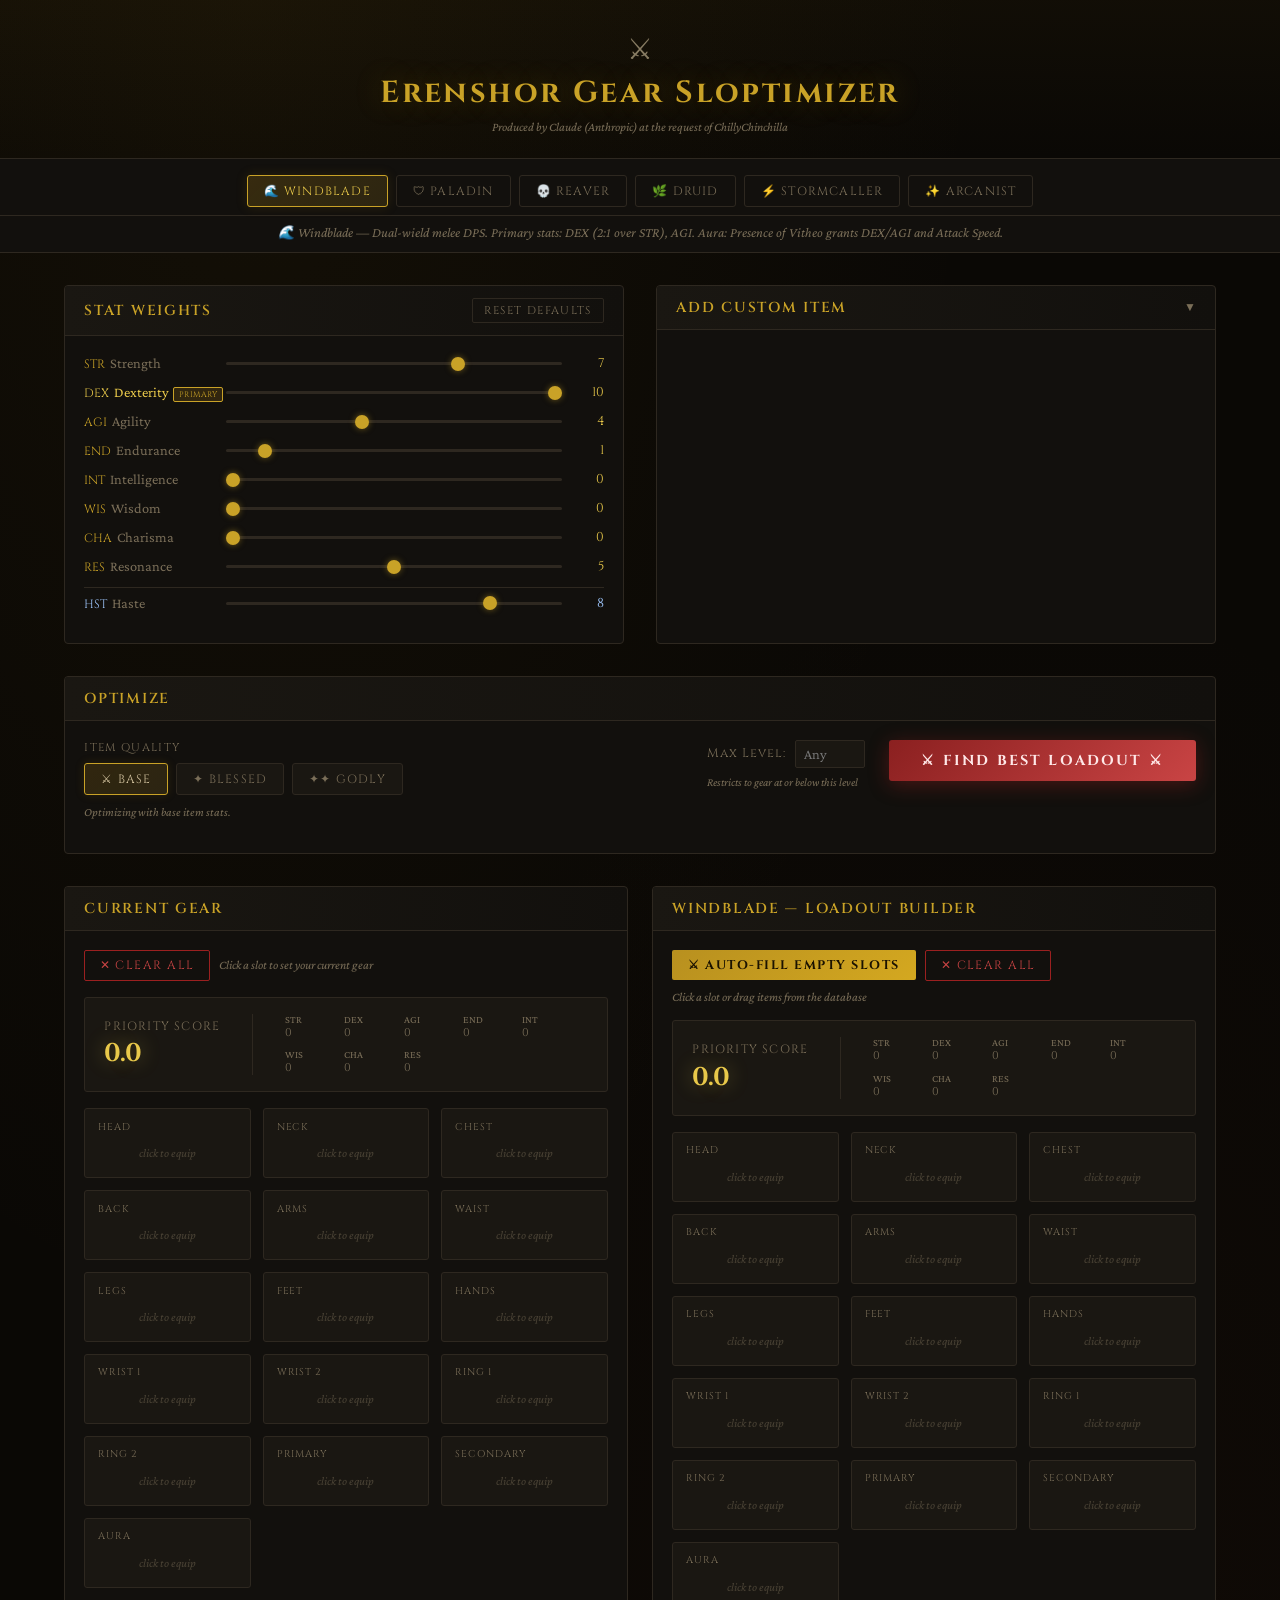
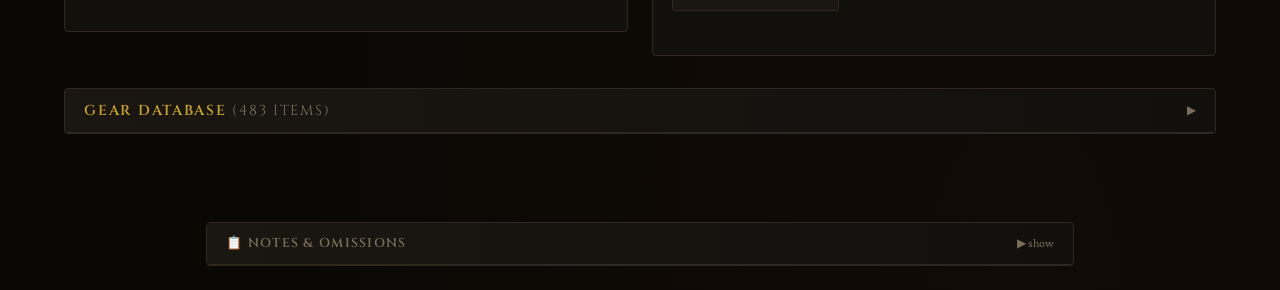
<file: old-index.html>
<!DOCTYPE html>
<html lang="en">
<head>
<meta charset="UTF-8">
<meta name="viewport" content="width=device-width, initial-scale=1.0">
<title>Erenshor Gear Sloptimizer</title>
<link href="https://fonts.googleapis.com/css2?family=Cinzel:wght@400;600;700&family=Crimson+Pro:ital,wght@0,300;0,400;1,300&display=swap" rel="stylesheet">
<style>
:root{--bg:#0a0805;--surface:#12100d;--surface2:#1a1712;--border:#2e2820;--border-glow:#8b6914;--gold:#c9a227;--gold-light:#e8c84a;--red:#9b2020;--red-light:#c94444;--blue:#2060a0;--blue-light:#4090d0;--text:#d4c4a0;--text-dim:#7a6e58;--text-bright:#f0e8cc;--green:#2a6a2a;--green-light:#4aaa4a}
*{box-sizing:border-box;margin:0;padding:0}
body{background:var(--bg);color:var(--text);font-family:'Crimson Pro',Georgia,serif;font-size:17px;min-height:100vh;background-image:radial-gradient(ellipse at 20% 0%,rgba(139,105,20,.08) 0%,transparent 50%),radial-gradient(ellipse at 80% 100%,rgba(100,40,20,.08) 0%,transparent 50%)}
header{text-align:center;padding:2rem 1rem 1.5rem;border-bottom:1px solid var(--border);background:linear-gradient(180deg,rgba(139,105,20,.06) 0%,transparent 100%)}
header::before{content:'⚔';display:block;font-size:1.8rem;margin-bottom:.4rem;opacity:.6}
h1{font-family:'Cinzel',serif;font-size:1.9rem;font-weight:700;color:var(--gold);letter-spacing:.08em;text-shadow:0 0 30px rgba(201,162,39,.3)}
.class-bar{display:flex;justify-content:center;gap:.5rem;flex-wrap:wrap;padding:1rem 1rem .5rem;border-bottom:1px solid var(--border);background:var(--surface)}
.class-btn{font-family:'Cinzel',serif;font-size:.75rem;letter-spacing:.1em;text-transform:uppercase;padding:.45rem 1rem;border:1px solid var(--border);background:transparent;color:var(--text-dim);cursor:pointer;border-radius:3px;transition:all .15s}
.class-btn:hover{border-color:var(--gold);color:var(--gold)}
.class-btn.active{background:linear-gradient(135deg,rgba(139,105,20,.3),rgba(201,162,39,.15));border-color:var(--gold);color:var(--gold-light);box-shadow:0 0 12px rgba(139,105,20,.2)}
.class-desc{text-align:center;font-style:italic;font-size:.85rem;color:var(--text-dim);padding:.5rem 1rem .75rem;background:var(--surface);border-bottom:1px solid var(--border)}
.app{max-width:1200px;margin:0 auto;padding:2rem 1.5rem}
.row{display:grid;grid-template-columns:1fr 1fr;gap:2rem;margin-bottom:2rem}
@media(max-width:900px){.row{grid-template-columns:1fr}}
@media(max-width:900px){#results-grid{grid-template-columns:1fr !important}}
.panel{background:var(--surface);border:1px solid var(--border);border-radius:4px;overflow:hidden}
.panel-header{background:linear-gradient(90deg,var(--surface2),transparent);border-bottom:1px solid var(--border);padding:.75rem 1.2rem;display:flex;align-items:center;justify-content:space-between}
.panel-header h2{font-family:'Cinzel',serif;font-size:.9rem;font-weight:600;color:var(--gold);letter-spacing:.12em;text-transform:uppercase}
.panel-body{padding:1.2rem}
.stat-row{display:flex;align-items:center;gap:.75rem;margin-bottom:.75rem}
.stat-label{width:130px;font-size:.9rem;color:var(--text-dim);flex-shrink:0}
.stat-label span{font-family:'Cinzel',serif;font-size:.75rem;color:var(--gold);margin-right:.3rem}
.stat-slider{flex:1;-webkit-appearance:none;height:3px;background:var(--border);outline:none;border-radius:2px}
.stat-slider::-webkit-slider-thumb{-webkit-appearance:none;width:14px;height:14px;background:var(--gold);border-radius:50%;cursor:pointer;box-shadow:0 0 6px rgba(201,162,39,.5)}
.stat-value{width:30px;text-align:right;font-family:'Cinzel',serif;font-size:.8rem;color:var(--gold-light)}
select{width:100%;background:var(--surface);border:1px solid var(--border);color:var(--text);font-family:'Crimson Pro',serif;font-size:.88rem;padding:.25rem .4rem;border-radius:2px;outline:none;cursor:pointer}
select:focus{border-color:var(--gold)}
.form-grid{display:grid;grid-template-columns:1fr 1fr;gap:.6rem}
.form-field{display:flex;flex-direction:column;gap:.25rem}
.form-field label{font-size:.78rem;color:var(--text-dim);font-family:'Cinzel',serif;letter-spacing:.08em}
input[type=text],input[type=number]{background:var(--surface2);border:1px solid var(--border);color:var(--text-bright);font-family:'Crimson Pro',serif;font-size:.9rem;padding:.3rem .5rem;border-radius:2px;outline:none;width:100%}
input:focus{border-color:var(--gold)}
.btn{font-family:'Cinzel',serif;font-size:.78rem;letter-spacing:.12em;text-transform:uppercase;border:none;padding:.55rem 1.2rem;cursor:pointer;border-radius:2px;transition:all .15s}
.btn-gold{background:linear-gradient(135deg,#b8901f,#d4a820);color:#1a1200;font-weight:700}
.btn-gold:hover{background:linear-gradient(135deg,#c9a227,#e8c84a)}
.btn-red{background:transparent;color:var(--red-light);border:1px solid var(--red);font-size:.7rem;padding:.2rem .5rem}
.btn-red:hover{background:var(--red);color:#fff}
.btn-blue{background:linear-gradient(135deg,#1a4a80,#2060a0);color:#c0e0ff;font-weight:700}
.btn-blue:hover{background:linear-gradient(135deg,#2060a0,#4090d0)}
.btn-ghost{background:transparent;border:1px solid var(--border);color:var(--text-dim)}
.btn-ghost:hover{border-color:var(--gold);color:var(--gold)}
.btn-row{display:flex;gap:.6rem;margin-top:.5rem;flex-wrap:wrap}
.ai-input-row{display:flex;gap:.5rem;align-items:stretch;margin-bottom:.4rem}
.ai-input-row input{flex:1}
.ai-status{font-size:.82rem;color:var(--text-dim);font-style:italic;min-height:1.2em}
.ai-status.loading{color:var(--blue-light)}.ai-status.success{color:var(--green-light)}.ai-status.error{color:var(--red-light)}
.gear-list{max-height:300px;overflow-y:auto}
.gear-item{display:flex;align-items:center;justify-content:space-between;padding:.4rem .6rem;border-bottom:1px solid var(--border);font-size:.88rem;animation:fadeIn .2s ease}
@keyframes fadeIn{from{opacity:0;transform:translateY(-4px)}to{opacity:1;transform:none}}
.gear-item:hover{background:rgba(139,105,20,.05)}
.gear-item-name{color:var(--text-bright);flex:1;min-width:0;overflow:hidden;text-overflow:ellipsis;white-space:nowrap}
.gear-item-slot{font-family:'Cinzel',serif;font-size:.62rem;color:var(--text-dim);margin:0 .5rem;text-transform:uppercase;white-space:nowrap;flex-shrink:0}
.gear-item-stats{color:var(--gold);font-size:.78rem;margin-right:.5rem;flex-shrink:0;max-width:200px;overflow:hidden;text-overflow:ellipsis;white-space:nowrap}
.filter-bar{display:flex;gap:.5rem;margin-bottom:.75rem;flex-wrap:wrap;align-items:center}
.filter-bar label{font-size:.78rem;color:var(--text-dim);white-space:nowrap}
.optimize-wrap{text-align:center;margin:1rem 0 2rem}
.optimize-btn{font-family:'Cinzel',serif;font-size:1rem;letter-spacing:.15em;text-transform:uppercase;background:linear-gradient(135deg,#8b2020,#c94444);color:#ffe8e8;border:none;padding:.8rem 2.5rem;cursor:pointer;border-radius:3px;box-shadow:0 4px 20px rgba(155,32,32,.4);transition:all .2s;font-weight:700}
.optimize-btn:hover{transform:translateY(-1px);box-shadow:0 6px 28px rgba(155,32,32,.6)}
.tier-btn{font-family:'Cinzel',serif;font-size:.75rem;letter-spacing:.1em;padding:.45rem 1rem;border:1px solid var(--border);background:var(--surface2);color:var(--text-dim);cursor:pointer;border-radius:3px;transition:all .2s;text-transform:uppercase}
.tier-btn:hover{border-color:var(--gold);color:var(--gold)}
.tier-btn.active{background:linear-gradient(135deg,rgba(139,105,20,.25),rgba(193,155,50,.15));border-color:var(--gold);color:var(--gold-bright);box-shadow:0 0 10px rgba(139,105,20,.2)}
.result-grid{display:grid;grid-template-columns:repeat(auto-fill,minmax(140px,1fr));gap:.75rem;margin-bottom:1.5rem;min-width:0}
.result-slot{background:var(--surface2);border:1px solid var(--border);border-radius:3px;padding:.65rem .8rem;overflow:hidden;min-width:0;position:relative;transition:box-shadow .15s}
.result-slot.equipped{border-color:var(--border-glow);box-shadow:0 0 10px rgba(139,105,20,.15);animation:none}
.result-slot.locked{border-color:#c9a227;box-shadow:0 0 12px rgba(201,162,39,.25);animation:none}
.result-slot.drag-over{border-color:var(--gold-light);box-shadow:0 0 16px rgba(232,200,74,.4);background:rgba(139,105,20,.12)}
.result-slot.drag-reject{animation:shake .3s ease}
@keyframes shake{0%,100%{transform:translateX(0)}20%{transform:translateX(-5px)}40%{transform:translateX(5px)}60%{transform:translateX(-3px)}80%{transform:translateX(3px)}}
@keyframes slot-pulse{0%,100%{border-color:var(--border);box-shadow:none}50%{border-color:rgba(139,105,20,.5);box-shadow:0 0 8px rgba(139,105,20,.12)}}
.result-slot:not(.equipped):not(.drag-over){animation:slot-pulse 3s ease-in-out infinite}
.result-slot-name{font-family:'Cinzel',serif;font-size:.62rem;letter-spacing:.1em;color:var(--text-dim);text-transform:uppercase;margin-bottom:.2rem;white-space:nowrap;overflow:hidden;text-overflow:ellipsis}
.result-slot-header{display:flex;align-items:center;justify-content:space-between;margin-bottom:.2rem}
.lock-btn{background:none;border:none;cursor:pointer;font-size:.75rem;padding:0;line-height:1;opacity:.4;transition:opacity .15s;color:var(--gold)}
.lock-btn:hover{opacity:1}
.lock-btn.locked{opacity:1;color:var(--gold)}
.clear-slot-btn{background:none;border:none;cursor:pointer;font-size:.65rem;padding:0;line-height:1;color:var(--text-dim);opacity:.5;transition:opacity .15s}
.clear-slot-btn:hover{opacity:1;color:var(--red-light)}
.result-item-name{font-size:.9rem;color:var(--text-bright);margin-bottom:.15rem;overflow-wrap:break-word;word-break:break-word;hyphens:auto}
.result-item-stats{font-size:.78rem;color:var(--gold);overflow-wrap:break-word;word-break:break-all}
.result-empty{font-style:italic;color:var(--text-dim);font-size:.82rem}
.drop-hint{font-size:.72rem;color:var(--text-dim);font-style:italic;opacity:.5;text-align:center;padding:.3rem 0}
.gear-item{display:flex;align-items:center;justify-content:space-between;padding:.4rem .6rem;border-bottom:1px solid var(--border);font-size:.88rem;animation:fadeIn .2s ease;cursor:grab}
.gear-item:active{cursor:grabbing}
.gear-item.dragging{opacity:.4}
.loadout-controls{display:flex;gap:.6rem;flex-wrap:wrap;margin-bottom:1rem;align-items:center}
.score-bar{background:var(--surface2);border:1px solid var(--border);border-radius:3px;padding:1rem 1.2rem;display:flex;align-items:center;gap:1.5rem;flex-wrap:wrap;margin-bottom:1rem}
.score-label{font-family:'Cinzel',serif;font-size:.75rem;letter-spacing:.1em;color:var(--text-dim);text-transform:uppercase}
.score-value{font-family:'Cinzel',serif;font-size:1.6rem;color:var(--gold-light);font-weight:700;text-shadow:0 0 20px rgba(232,200,74,.4)}
.stat-total{display:flex;flex-direction:column;min-width:2.5rem}
.stat-total-name{font-size:.72rem;color:var(--text-dim)}
.stat-total-val{font-family:'Cinzel',serif;font-size:1rem;color:var(--text-bright)}
.empty-state{text-align:center;padding:2rem;color:var(--text-dim);font-style:italic}
.note{font-size:.83rem;color:var(--text-dim);font-style:italic;margin-bottom:.75rem;line-height:1.5}
.tag{display:inline-block;font-family:'Cinzel',serif;font-size:.58rem;padding:.1rem .3rem;border-radius:2px;text-transform:uppercase;letter-spacing:.06em;margin-left:.3rem;vertical-align:middle}
.tag-wiki{background:rgba(32,96,160,.25);color:var(--blue-light);border:1px solid var(--blue)}
.tag-manual{background:rgba(42,106,42,.25);color:var(--green-light);border:1px solid var(--green)}
hr.div{border:none;border-top:1px solid var(--border);margin:.85rem 0}
::-webkit-scrollbar{width:4px}::-webkit-scrollbar-track{background:var(--surface)}::-webkit-scrollbar-thumb{background:var(--border-glow);border-radius:2px}
/* Slot search modal */
.slot-modal-backdrop{position:fixed;inset:0;background:rgba(0,0,0,.7);z-index:200;display:flex;align-items:center;justify-content:center;padding:1rem;backdrop-filter:blur(2px)}
.slot-modal{background:var(--surface);border:1px solid var(--border-glow);border-radius:6px;width:100%;max-width:480px;box-shadow:0 16px 48px rgba(0,0,0,.7);overflow:hidden;animation:modalIn .15s ease}
@keyframes modalIn{from{opacity:0;transform:translateY(-8px)}to{opacity:1;transform:none}}
.slot-modal-header{padding:.75rem 1rem;border-bottom:1px solid var(--border);display:flex;align-items:center;justify-content:space-between;background:linear-gradient(90deg,var(--surface2),transparent)}
.slot-modal-title{font-family:'Cinzel',serif;font-size:.8rem;letter-spacing:.12em;color:var(--gold);text-transform:uppercase}
.slot-modal-close{background:none;border:none;color:var(--text-dim);cursor:pointer;font-size:1rem;line-height:1;padding:.1rem .3rem;border-radius:2px;transition:color .1s}
.slot-modal-close:hover{color:var(--text-bright)}
.slot-modal-search{padding:.65rem .9rem;border-bottom:1px solid var(--border)}
.slot-modal-search input{width:100%;background:var(--surface2);border:1px solid var(--border-glow);color:var(--text-bright);font-family:'Crimson Pro',serif;font-size:1rem;padding:.4rem .6rem;border-radius:3px;outline:none}
.slot-modal-results{max-height:320px;overflow-y:auto}
.slot-modal-empty{padding:1.5rem;text-align:center;color:var(--text-dim);font-style:italic;font-size:.88rem}
.smi{display:flex;align-items:baseline;gap:.6rem;padding:.5rem .9rem;border-bottom:1px solid var(--border);cursor:pointer;transition:background .1s}
.smi:last-child{border-bottom:none}
.smi:hover,.smi.active{background:rgba(139,105,20,.12)}
.smi-name{color:var(--text-bright);font-size:.9rem;flex:1;min-width:0;overflow:hidden;text-overflow:ellipsis;white-space:nowrap}
.smi-level{font-family:'Cinzel',serif;font-size:.6rem;color:var(--text-dim);flex-shrink:0}
.smi-stats{font-size:.75rem;color:var(--gold);opacity:.8;flex-shrink:0;max-width:160px;overflow:hidden;text-overflow:ellipsis;white-space:nowrap}
/* Slot cards clickable */
.result-slot:not(.equipped):not(.locked){cursor:pointer}
.result-slot.equipped:not(.locked){cursor:pointer}
.result-slot:not(.equipped):hover .result-empty{color:var(--gold);opacity:.8}
</style>
</head>
<body>
<header>
  <h1>Erenshor Gear Sloptimizer</h1>
  <p style="font-size:.78rem;color:var(--text-dim);font-style:italic;margin-top:.4rem">Produced by Claude (Anthropic) at the request of ChillyChinchilla</p>
</header>

<div class="class-bar" id="class-bar"></div>
<div class="class-desc" id="class-desc"></div>

<div class="app">
  <div class="row">
    <div class="panel">
      <div class="panel-header">
        <h2>Stat Weights</h2>
        <button class="btn btn-ghost" style="font-size:.7rem;padding:.25rem .7rem" onclick="resetWeights()">Reset Defaults</button>
      </div>
      <div class="panel-body"><div id="stat-weights"></div></div>
    </div>
    <div class="panel">
      <div class="panel-header" style="cursor:pointer;user-select:none" onclick="toggleAddItem()">
        <h2>Add Custom Item</h2>
        <span id="add-item-chevron" style="font-size:.75rem;color:var(--text-dim);transition:transform .25s;display:inline-block">▼</span>
      </div>
      <div id="add-item-body" style="display:none">
        <div class="panel-body">
          <p class="note">Look up any Erenshor item by name and AI will fill in the stats.</p>
          <div class="ai-input-row">
            <input type="text" id="ai-item-name" placeholder="Item name…" onkeydown="if(event.key==='Enter')aiLookup()">
            <button class="btn btn-blue" onclick="aiLookup()" id="lookup-btn">✦ Lookup</button>
          </div>
          <div class="ai-status" id="ai-status"></div>
          <hr class="div">
          <div class="form-grid">
            <div class="form-field" style="grid-column:1/-1"><label>Item Name</label><input type="text" id="item-name" placeholder="Name"></div>
            <div class="form-field"><label>Slot</label>
              <select id="item-slot">
                <option>Head</option><option>Neck</option><option>Chest</option><option>Back</option>
                <option>Arms</option><option>Waist</option><option>Legs</option><option>Feet</option>
                <option>Hands</option><option>Wrist</option><option>Ring</option><option>Primary</option><option>Secondary</option><option>Aura</option>
              </select>
            </div>
            <div class="form-field"><label>Level Req</label><input type="number" id="item-level" placeholder="1" min="1" max="100"></div>
            <div id="stat-inputs" style="display:contents"></div>
            <div class="btn-row" style="grid-column:1/-1">
              <button class="btn btn-gold" onclick="addItemManual()">+ Add Item</button>
              <button class="btn btn-ghost" onclick="clearForm()">Clear</button>
            </div>
          </div>
        </div>
      </div>
    </div>
  </div>


  <div class="panel" style="margin-bottom:2rem">
    <div class="panel-header">
      <h2>Optimize</h2>
    </div>
    <div class="panel-body" style="display:flex;flex-wrap:wrap;align-items:flex-start;gap:1.5rem">
      <div class="tier-selector" style="flex:1;min-width:220px">
        <div style="font-family:'Cinzel',serif;font-size:.7rem;letter-spacing:.12em;color:var(--text-dim);text-transform:uppercase;margin-bottom:.5rem">Item Quality</div>
        <div style="display:flex;gap:.5rem;flex-wrap:wrap">
          <button class="tier-btn active" id="tier-base" onclick="setTier('base')">⚔ Base</button>
          <button class="tier-btn" id="tier-blessed" onclick="setTier('blessed')">✦ Blessed</button>
          <button class="tier-btn" id="tier-double" onclick="setTier('double')">✦✦ Godly</button>
        </div>
        <p class="note" style="margin-top:.5rem;font-size:.75rem" id="tier-note">Optimizing with base item stats.</p>
      </div>
      <div style="display:flex;flex-direction:column;gap:.4rem">
        <div style="display:flex;align-items:center;gap:.6rem">
          <label style="font-size:.78rem;color:var(--text-dim);white-space:nowrap;font-family:'Cinzel',serif;letter-spacing:.08em">Max Level:</label>
          <input type="number" id="filter-level" placeholder="Any" oninput="renderGearList()" style="max-width:70px">
        </div>
        <p class="note" style="font-size:.72rem">Restricts to gear at or below this level</p>
      </div>
      <div style="display:flex;align-items:center">
        <button class="optimize-btn" onclick="optimizeAndScroll()" style="padding:.7rem 2rem;font-size:.9rem">⚔ Find Best Loadout ⚔</button>
      </div>
    </div>
  </div>


  <div id="results" style="margin-bottom:1rem">
    <div id="results-grid" style="display:grid;grid-template-columns:1fr 1fr;gap:1.5rem;align-items:start">
      <div id="current-gear-panel"></div>
      <div id="loadout-builder-panel"></div>
    </div>
  </div>
  <div id="comparison-bar" style="margin-bottom:2rem"></div>

  <div class="panel" style="margin-bottom:2rem">
    <div class="panel-header" style="cursor:pointer;user-select:none" onclick="toggleGearDb()">
      <h2>Gear Database <span style="font-weight:400;color:var(--text-dim)" id="gear-count">(0 items)</span></h2>
      <span id="gear-db-chevron" style="font-size:.75rem;color:var(--text-dim);transition:transform .25s;display:inline-block">▶</span>
    </div>
    <div id="gear-db-body" style="display:none">
      <div class="panel-body" style="padding:.75rem 1.2rem">
        <div class="filter-bar">
          <label>Search:</label>
          <input type="text" id="filter-name" placeholder="Name…" oninput="renderGearList()" style="max-width:180px">
          <select id="filter-slot" onchange="renderGearList()" style="max-width:140px">
            <option value="">All Slots</option>
            <option>Head</option><option>Neck</option><option>Chest</option><option>Back</option><option>Arms</option>
            <option>Waist</option><option>Legs</option><option>Feet</option><option>Hands</option>
            <option>Wrist</option><option>Ring</option><option>Primary</option><option>Secondary</option><option>Aura</option>
          </select>
          <button class="btn btn-ghost" style="font-size:.7rem;padding:.25rem .7rem;color:var(--red-light);border-color:var(--red)" onclick="clearAllGear();event.stopPropagation()">Clear All</button>
        </div>
      </div>
      <div class="gear-list" id="gear-list"></div>
    </div>
  </div>
</div>

<script>
const WIKI_GEAR = [
  {name:'Cloth Sleeves',slot:'Arms',lvl:1,stats:{},classes:['Arcanist','Druid','Paladin','Reaver','Stormcaller','Windblade']},
  {name:'Tattered Leather Sleeves',slot:'Arms',lvl:1,stats:{},classes:['Druid','Paladin','Reaver','Stormcaller','Windblade']},
  {name:'Solunarian Armguard',slot:'Arms',lvl:10,stats:{str:8,end:3,dex:3},classes:['Paladin']},
  {name:'Polished Steel Armguards',slot:'Arms',lvl:12,stats:{str:4,end:4,dex:2,agi:2},classes:['Paladin','Reaver','Windblade']},
  {name:'Fungus Covered Armband',slot:'Arms',lvl:17,stats:{str:5,dex:5,int:8,wis:8},classes:['Arcanist','Druid','Paladin','Reaver','Stormcaller','Windblade']},
  {name:'Boatman\'s Armband',slot:'Arms',lvl:18,stats:{str:5,end:2,dex:8,agi:5,cha:10},classes:['Arcanist','Druid','Stormcaller','Windblade']},
  {name:'Desert Silk Sleeves',slot:'Arms',lvl:18,stats:{str:5,end:5,dex:8,agi:5,int:5,wis:5,cha:3},classes:['Arcanist','Druid','Stormcaller','Windblade']},
  {name:'Exoskeletal Spaulders',slot:'Arms',lvl:18,stats:{str:4,end:5,dex:4,agi:5,int:5,wis:5},classes:['Arcanist','Druid','Stormcaller','Windblade']},
  {name:'Ancient Guardian Sleeve',slot:'Arms',lvl:19,stats:{str:5,dex:5},classes:['Paladin','Reaver']},
  {name:'Flaming Vambraces',slot:'Arms',lvl:19,stats:{str:20,dex:5,agi:5},classes:['Paladin','Reaver','Stormcaller','Windblade']},
  {name:'Islander Bandit Armwrap',slot:'Arms',lvl:2,stats:{str:2,dex:2},classes:['Arcanist','Druid','Paladin','Reaver','Stormcaller','Windblade']},
  {name:'Battlemage Sleeves',slot:'Arms',lvl:24,stats:{str:12,int:12},classes:['Paladin','Reaver','Stormcaller','Windblade']},
  {name:'Chewed Armwraps',slot:'Arms',lvl:22,stats:{str:12,dex:5,agi:5},classes:['Paladin','Reaver','Stormcaller','Windblade']},
  {name:'Dueling Armguards',slot:'Arms',lvl:22,stats:{str:5,dex:10,agi:10},classes:['Druid','Paladin','Reaver','Stormcaller','Windblade']},
  {name:'Intricate Sleeves',slot:'Arms',lvl:24,stats:{dex:8,agi:5,int:12,wis:12,cha:7,res:1},classes:['Arcanist','Druid','Stormcaller','Windblade']},
  {name:'Vaporous Armguard',slot:'Arms',lvl:24,stats:{str:10,end:4,dex:15,agi:5,wis:5},classes:['Paladin','Reaver','Stormcaller']},
  {name:'Charred Sleeves',slot:'Arms',lvl:25,stats:{str:10,dex:10,agi:2,wis:2,cha:2,res:1},classes:['Paladin','Reaver','Windblade']},
  {name:'Gifted Sleeves',slot:'Arms',lvl:25,stats:{str:5,end:4,int:20,wis:15,cha:10,res:1},classes:['Arcanist','Druid','Stormcaller']},
  {name:'Priel Steel Armguards',slot:'Arms',lvl:28,stats:{str:15,end:8,dex:15,agi:8},classes:['Paladin','Reaver','Windblade']},
  {name:'Azynthian Armguards',slot:'Arms',lvl:30,stats:{str:20,dex:20,wis:5,cha:5,res:1},classes:['Druid','Paladin','Reaver','Stormcaller','Windblade']},
  {name:'Braxonian Leather Sleeves',slot:'Arms',lvl:31,stats:{str:15,end:5,dex:15,agi:10,wis:10},classes:['Druid','Stormcaller','Windblade']},
  {name:'Braxonian Royal Armband',slot:'Arms',lvl:31,stats:{str:5,end:5,dex:5,agi:5,int:15,wis:10,res:1},classes:['Arcanist','Stormcaller']},
  {name:'Braxonian Spaulders',slot:'Arms',lvl:31,stats:{str:15,dex:10,agi:10},classes:['Paladin','Reaver']},
  {name:'Feathery Vambraces',slot:'Arms',lvl:31,stats:{end:10,dex:10,agi:15,wis:10,cha:10},classes:['Druid','Stormcaller','Windblade']},
  {name:'Dreamy Sleeves',slot:'Arms',lvl:35,stats:{str:5,end:5,dex:10,agi:5,int:15,wis:10,cha:5},classes:['Arcanist','Druid','Paladin','Reaver','Stormcaller','Windblade']},
  {name:'Armbands of Order',slot:'Arms',lvl:36,stats:{str:5,end:5,dex:20,agi:20,int:5,wis:5,cha:5,res:2},classes:['Arcanist','Druid','Paladin','Reaver','Stormcaller','Windblade']},
  {name:'Crested Spaulders',slot:'Arms',lvl:36,stats:{str:12,end:12,dex:12,wis:5,cha:5,res:1},classes:['Paladin','Reaver']},
  {name:'Age-Old Armlet',slot:'Arms',lvl:37,stats:{str:15,end:15,dex:25,agi:15,int:5,wis:5,cha:5},classes:['Paladin','Reaver','Stormcaller','Windblade']},
  {name:'Armband of Generals',slot:'Arms',lvl:37,stats:{str:20,end:10,dex:5,cha:10,res:1},classes:['Paladin','Reaver','Stormcaller','Windblade']},
  {name:'Bonebanded Armguard',slot:'Arms',lvl:39,stats:{end:12,dex:12,int:25,wis:5,cha:10,res:2},classes:['Arcanist','Stormcaller']},
  {name:'Armguards of Presence',slot:'Arms',lvl:39,stats:{str:15,end:10,dex:15,int:15,wis:5,cha:10,res:1},classes:['Paladin','Stormcaller','Windblade']},
  {name:'Daggersilk Sleeves',slot:'Arms',lvl:5,stats:{int:2,wis:2,res:1},classes:['Arcanist','Druid','Paladin','Reaver','Stormcaller','Windblade']},
  {name:'Shivering Leather Sleeves',slot:'Arms',lvl:5,stats:{str:2,dex:2,wis:2},classes:['Druid','Paladin','Reaver','Stormcaller','Windblade']},
  {name:'Aged Plate Sleeves',slot:'Arms',lvl:6,stats:{str:5,dex:5},classes:['Paladin','Reaver','Windblade']},
  {name:'Azure Plate Vambraces',slot:'Arms',lvl:6,stats:{},classes:['Paladin','Reaver','Windblade']},
  {name:'Archer\'s Vambrace',slot:'Arms',lvl:8,stats:{end:2,dex:6},classes:['Paladin','Reaver','Stormcaller','Windblade']},
  {name:'Etched Armlet',slot:'Arms',lvl:8,stats:{str:3,end:3,dex:3},classes:['Paladin','Reaver','Stormcaller','Windblade']},
  {name:'Faerie Sleeves',slot:'Arms',lvl:8,stats:{int:5,wis:5,cha:5},classes:['Arcanist','Druid','Stormcaller']},
  {name:'Vinewrapped Vambracers',slot:'Arms',lvl:9,stats:{int:4,wis:4,cha:2},classes:['Arcanist','Druid','Stormcaller']},
  {name:'Aged Prism',slot:'Aura',lvl:22,stats:{},classes:['Arcanist','Druid','Paladin','Reaver','Stormcaller','Windblade']},
  {name:'Ancient Presence',slot:'Aura',lvl:35,stats:{},classes:['Arcanist','Druid','Paladin','Reaver','Stormcaller','Windblade']},
  {name:'Gift of Azynthi',slot:'Aura',lvl:37,stats:{},classes:['Arcanist','Druid','Stormcaller','Windblade']},
  {name:'Spark of Light',slot:'Aura',lvl:1,stats:{},classes:['Arcanist']},
  {name:'Essence of Flame',slot:'Aura',lvl:7,stats:{},classes:['Arcanist']},
  {name:'Glow of Eternity',slot:'Aura',lvl:14,stats:{},classes:['Arcanist']},
  {name:'Flame of the Redemption',slot:'Aura',lvl:21,stats:{},classes:['Arcanist']},
  {name:'Pyre of the Cleansed',slot:'Aura',lvl:35,stats:{},classes:['Arcanist']},
  {name:'Corruption of Sivakaya',slot:'Aura',lvl:20,stats:{},classes:['Arcanist','Druid','Paladin','Reaver','Stormcaller','Windblade']},
  {name:'Sprout',slot:'Aura',lvl:1,stats:{},classes:['Druid']},
  {name:'Bloom',slot:'Aura',lvl:7,stats:{},classes:['Druid']},
  {name:'Wilt',slot:'Aura',lvl:18,stats:{},classes:['Druid']},
  {name:'Decay',slot:'Aura',lvl:29,stats:{},classes:['Druid']},
  {name:'Gem of Echoes',slot:'Aura',lvl:28,stats:{},classes:['Arcanist','Druid','Paladin','Reaver','Stormcaller','Windblade']},
  {name:'Hallows Eve',slot:'Aura',lvl:55,stats:{},classes:['Arcanist','Druid','Paladin','Reaver','Stormcaller','Windblade']},
  {name:'Chunk of Living Stone',slot:'Aura',lvl:22,stats:{},classes:['Arcanist','Druid','Paladin','Reaver','Stormcaller','Windblade']},
  {name:'Amber\'s Gift',slot:'Aura',lvl:14,stats:{},classes:['Arcanist','Druid','Paladin','Reaver','Stormcaller','Windblade']},
  {name:'Falling Shadow',slot:'Aura',lvl:1,stats:{},classes:['Reaver']},
  {name:'Looming Void',slot:'Aura',lvl:1,stats:{},classes:['Reaver']},
  {name:'End of Life',slot:'Aura',lvl:1,stats:{},classes:['Reaver']},
  {name:'Evacuate Soul',slot:'Aura',lvl:1,stats:{},classes:['Reaver']},
  {name:'Dawn\'s Light',slot:'Aura',lvl:1,stats:{},classes:['Paladin']},
  {name:'Morning Glow',slot:'Aura',lvl:7,stats:{},classes:['Paladin']},
  {name:'Rising Moon',slot:'Aura',lvl:18,stats:{},classes:['Paladin']},
  {name:'Eclipse',slot:'Aura',lvl:33,stats:{},classes:['Paladin']},
  {name:'Spirit of the Steed',slot:'Aura',lvl:20,stats:{},classes:['Arcanist','Druid','Paladin','Reaver','Stormcaller','Windblade']},
  {name:'Rolling Clouds',slot:'Aura',lvl:1,stats:{},classes:['Stormcaller']},
  {name:'Falling Rain',slot:'Aura',lvl:7,stats:{},classes:['Stormcaller']},
  {name:'Distant Thunder',slot:'Aura',lvl:18,stats:{},classes:['Stormcaller']},
  {name:'Lightning Strike',slot:'Aura',lvl:28,stats:{},classes:['Stormcaller']},
  {name:'Sage\'s Trinket',slot:'Aura',lvl:28,stats:{},classes:['Arcanist','Druid','Paladin','Reaver','Stormcaller','Windblade']},
  {name:'Scent of the Sea',slot:'Aura',lvl:1,stats:{},classes:['Windblade']},
  {name:'Force of the Sea',slot:'Aura',lvl:7,stats:{},classes:['Windblade']},
  {name:'Freedom of the Sky',slot:'Aura',lvl:18,stats:{},classes:['Windblade']},
  {name:'Whispers of Wind',slot:'Aura',lvl:28,stats:{},classes:['Windblade']},
  {name:'Wisp\'s Presence',slot:'Aura',lvl:28,stats:{},classes:['Arcanist','Druid','Paladin','Reaver','Stormcaller','Windblade']},
  {name:'Backplate',slot:'Back',lvl:11,stats:{str:5,end:5,int:5,res:1},classes:['Druid','Paladin','Reaver','Stormcaller','Windblade']},
  {name:'Call To Arms',slot:'Back',lvl:12,stats:{end:2,dex:2,int:4,wis:4},classes:['Arcanist','Druid','Paladin','Reaver','Stormcaller','Windblade']},
  {name:'Gambler\'s Cape',slot:'Back',lvl:13,stats:{str:5,agi:5,int:2,wis:2,cha:10},classes:['Arcanist','Druid','Paladin','Reaver','Stormcaller','Windblade']},
  {name:'Fungal Scab Cape',slot:'Back',lvl:15,stats:{str:4,end:4,int:2,wis:2},classes:['Arcanist','Druid','Paladin','Reaver','Stormcaller','Windblade']},
  {name:'Cape of the Sands',slot:'Back',lvl:17,stats:{},classes:['Arcanist','Druid','Paladin','Reaver','Stormcaller','Windblade']},
  {name:'Seawashed Cloak',slot:'Back',lvl:17,stats:{str:5,end:5,agi:5},classes:['Arcanist','Druid','Paladin','Reaver','Stormcaller','Windblade']},
  {name:'Distinguished Cape',slot:'Back',lvl:19,stats:{str:8,end:5,dex:3,wis:3},classes:['Arcanist','Druid','Paladin','Reaver','Stormcaller','Windblade']},
  {name:'Dreamthread Wings',slot:'Back',lvl:23,stats:{end:2,dex:2,int:5,wis:12,cha:5},classes:['Arcanist','Druid','Paladin','Reaver','Stormcaller','Windblade']},
  {name:'Honor Strip',slot:'Back',lvl:19,stats:{str:7,end:7,dex:7},classes:['Paladin','Reaver','Stormcaller','Windblade']},
  {name:'Layer Cape',slot:'Back',lvl:19,stats:{dex:5,int:10,wis:5,cha:10},classes:['Arcanist','Druid','Paladin','Reaver','Stormcaller','Windblade']},
  {name:'Lost Cape',slot:'Back',lvl:20,stats:{str:5,end:5,dex:5,int:5,wis:5,cha:5,res:2},classes:['Arcanist','Druid','Paladin','Reaver','Stormcaller','Windblade']},
  {name:'Ritual Cape',slot:'Back',lvl:24,stats:{str:8,end:8,dex:8},classes:['Arcanist','Druid','Paladin','Reaver','Stormcaller','Windblade']},
  {name:'Tamer\'s Pack',slot:'Back',lvl:24,stats:{str:10,end:10,cha:5},classes:['Paladin','Reaver','Stormcaller','Windblade']},
  {name:'Feathered Cape',slot:'Back',lvl:26,stats:{int:8,wis:8,cha:4},classes:['Arcanist','Druid','Paladin','Reaver','Stormcaller','Windblade']},
  {name:'Flowing Cloak',slot:'Back',lvl:26,stats:{str:8,int:8,wis:8,cha:8,res:1},classes:['Arcanist','Druid','Paladin','Reaver','Stormcaller','Windblade']},
  {name:'Blue Leaf Cape',slot:'Back',lvl:27,stats:{str:10,end:10,dex:15},classes:['Arcanist','Druid','Paladin','Reaver','Stormcaller','Windblade']},
  {name:'Red Leaf Cape',slot:'Back',lvl:27,stats:{dex:10,int:15,wis:15,res:1},classes:['Arcanist','Druid','Paladin','Reaver','Stormcaller','Windblade']},
  {name:'Abyssal Shell',slot:'Back',lvl:28,stats:{res:2},classes:['Arcanist','Druid','Paladin','Reaver','Stormcaller','Windblade']},
  {name:'Arboreal Cape',slot:'Back',lvl:30,stats:{dex:10,agi:10,int:10,wis:10},classes:['Arcanist','Druid','Paladin','Reaver','Stormcaller','Windblade']},
  {name:'Lifewind',slot:'Back',lvl:30,stats:{end:15,int:10,res:2},classes:['Arcanist','Druid','Paladin','Reaver','Stormcaller','Windblade']},
  {name:'Night Wave',slot:'Back',lvl:30,stats:{int:10,wis:10,cha:10,res:2},classes:['Arcanist','Druid','Paladin','Reaver','Stormcaller','Windblade']},
  {name:'Braxonian Cape',slot:'Back',lvl:32,stats:{str:15,dex:8,agi:8,int:20,wis:8,cha:5},classes:['Arcanist','Druid','Paladin','Reaver','Stormcaller','Windblade']},
  {name:'Assassin\'s Bane',slot:'Back',lvl:33,stats:{str:8,end:8,int:8,wis:8,res:1},classes:['Paladin','Reaver','Windblade']},
  {name:'Nightbane',slot:'Back',lvl:33,stats:{str:10,dex:12,agi:12,int:5,wis:20,cha:5,res:3},classes:['Arcanist','Druid','Paladin','Reaver','Stormcaller','Windblade']},
  {name:'Shadowclasp',slot:'Back',lvl:39,stats:{str:20,agi:5,int:20,cha:10,res:1},classes:['Arcanist','Druid','Paladin','Reaver','Stormcaller','Windblade']},
  {name:'Wingwoven Cape',slot:'Back',lvl:33,stats:{dex:12,agi:20,int:12,wis:12,res:3},classes:['Arcanist','Druid','Paladin','Reaver','Stormcaller','Windblade']},
  {name:'Azynthian Cape',slot:'Back',lvl:35,stats:{str:5,agi:10,int:20,wis:20,cha:10},classes:['Arcanist','Druid','Paladin','Reaver','Stormcaller','Windblade']},
  {name:'Sivakayan Wings',slot:'Back',lvl:37,stats:{str:25,end:15,dex:25,int:5,wis:5,cha:5},classes:['Arcanist','Druid','Paladin','Reaver','Stormcaller','Windblade']},
  {name:'Wardwarped Cape',slot:'Back',lvl:37,stats:{str:5,end:5,dex:15,agi:5,int:20,wis:20,cha:5,res:1},classes:['Arcanist','Druid','Paladin','Reaver','Stormcaller','Windblade']},
  {name:'Plaguewind',slot:'Back',lvl:38,stats:{str:25,dex:15,agi:15,int:5,wis:5,res:3},classes:['Arcanist','Druid','Paladin','Reaver','Stormcaller','Windblade']},
  {name:'Old Torn Cape',slot:'Back',lvl:4,stats:{},classes:['Arcanist','Druid','Paladin','Reaver','Stormcaller','Windblade']},
  {name:'Verdant Embrace',slot:'Back',lvl:39,stats:{str:20,dex:5,agi:5,int:20,wis:10,res:3},classes:['Arcanist','Druid','Paladin','Reaver','Stormcaller','Windblade']},
  {name:'Lightkeeper\'s Cape',slot:'Back',lvl:6,stats:{cha:5,res:1},classes:['Paladin','Reaver','Stormcaller','Windblade']},
  {name:'Priel Standard',slot:'Back',lvl:6,stats:{dex:1,agi:1,int:1,wis:1,cha:5},classes:['Arcanist','Druid','Paladin','Reaver','Stormcaller','Windblade']},
  {name:'Satin Cloak',slot:'Back',lvl:6,stats:{agi:2,int:2,wis:2},classes:['Arcanist','Druid','Paladin','Reaver','Stormcaller','Windblade']},
  {name:'Rottenfoot Sash',slot:'Waist',lvl:10,stats:{dex:4,int:4},classes:['Arcanist','Druid','Stormcaller']},
  {name:'Ogreskin Cord',slot:'Waist',lvl:11,stats:{agi:3,int:3,wis:3},classes:['Arcanist','Druid','Paladin','Reaver','Stormcaller','Windblade']},
  {name:'Molorai Utility Belt',slot:'Waist',lvl:13,stats:{str:3,dex:3,agi:3},classes:['Arcanist','Druid','Paladin','Reaver','Stormcaller','Windblade']},
  {name:'Twilight Belt',slot:'Waist',lvl:15,stats:{dex:4,int:3,wis:3,res:1},classes:['Druid','Stormcaller','Windblade']},
  {name:'Braxonian Sash',slot:'Waist',lvl:17,stats:{end:10,int:5,wis:5,res:1},classes:['Arcanist','Stormcaller']},
  {name:'Reinforced Scale Belt',slot:'Waist',lvl:17,stats:{},classes:['Paladin','Reaver','Windblade']},
  {name:'Toxic Strap',slot:'Waist',lvl:18,stats:{dex:10},classes:['Arcanist','Druid','Paladin','Reaver','Stormcaller','Windblade']},
  {name:'Sash of the Lost Guard',slot:'Waist',lvl:19,stats:{agi:8,int:4,wis:4,cha:4,res:1},classes:['Arcanist','Druid','Stormcaller','Windblade']},
  {name:'Spectral Silk Belt',slot:'Waist',lvl:19,stats:{str:5,agi:8,res:1},classes:['Arcanist','Druid','Paladin','Reaver','Stormcaller','Windblade']},
  {name:'Beast Harness',slot:'Waist',lvl:2,stats:{str:2,end:2,dex:2,cha:2},classes:['Arcanist','Druid','Paladin','Reaver','Stormcaller','Windblade']},
  {name:'Braided Belt',slot:'Waist',lvl:2,stats:{str:1,end:1},classes:['Arcanist','Druid','Paladin','Reaver','Stormcaller','Windblade']},
  {name:'Metal Girdle',slot:'Waist',lvl:2,stats:{dex:2,cha:2},classes:['Arcanist','Druid','Paladin','Reaver','Stormcaller','Windblade']},
  {name:'Lost Girdle',slot:'Waist',lvl:20,stats:{str:6,end:6},classes:['Arcanist','Druid','Paladin','Reaver','Stormcaller','Windblade']},
  {name:'Prismatic Warcord',slot:'Waist',lvl:20,stats:{str:5,end:8,dex:5,agi:5},classes:['Arcanist','Druid','Paladin','Reaver','Stormcaller','Windblade']},
  {name:'Tarnished Steel Belt',slot:'Waist',lvl:20,stats:{},classes:['Arcanist','Druid','Paladin','Reaver','Stormcaller','Windblade']},
  {name:'Ghostly Sash',slot:'Waist',lvl:23,stats:{res:3},classes:['Arcanist','Druid','Paladin','Reaver','Stormcaller','Windblade']},
  {name:'Malaroth Sinew Cord',slot:'Waist',lvl:23,stats:{str:3,end:3,int:4,wis:4,res:1},classes:['Arcanist','Druid','Paladin','Reaver','Stormcaller','Windblade']},
  {name:'Stabilizing Belt',slot:'Waist',lvl:24,stats:{str:5,end:5},classes:['Paladin','Reaver','Windblade']},
  {name:'Woven Stone Belt',slot:'Waist',lvl:24,stats:{str:7,end:10,dex:7,res:1},classes:['Druid','Paladin','Reaver','Stormcaller','Windblade']},
  {name:'Belt of Ages',slot:'Waist',lvl:25,stats:{str:7,wis:14,res:1},classes:['Arcanist','Druid','Paladin','Reaver','Stormcaller','Windblade']},
  {name:'Gut Cord',slot:'Waist',lvl:25,stats:{str:7,dex:7,int:7,wis:7},classes:['Arcanist','Druid','Paladin','Reaver','Stormcaller','Windblade']},
  {name:'Coiling Belt',slot:'Waist',lvl:28,stats:{str:10,end:10,dex:10},classes:['Arcanist','Druid','Paladin','Reaver','Stormcaller','Windblade']},
  {name:'Empath\'s Cord',slot:'Waist',lvl:28,stats:{wis:25,res:2},classes:['Arcanist','Druid','Paladin','Reaver','Stormcaller','Windblade']},
  {name:'Flowing Blight Silk Sash',slot:'Waist',lvl:28,stats:{str:5,end:5,dex:5,agi:5,int:5,wis:5},classes:['Arcanist','Druid','Paladin','Reaver','Stormcaller','Windblade']},
  {name:'Gem Adorned Belt',slot:'Waist',lvl:28,stats:{dex:15,agi:15,res:2},classes:['Arcanist','Druid','Paladin','Reaver','Stormcaller','Windblade']},
  {name:'Granite Belt',slot:'Waist',lvl:28,stats:{str:20,end:15,dex:5,int:7,wis:7},classes:['Druid','Paladin','Reaver','Stormcaller','Windblade']},
  {name:'Worn Wolf Collar',slot:'Neck',lvl:3,stats:{str:3,end:3,dex:2,agi:2},classes:['Arcanist','Druid','Paladin','Reaver','Stormcaller','Windblade']},
  {name:'Famish',slot:'Waist',lvl:30,stats:{str:10,end:10,dex:5,agi:10,cha:5,res:1},classes:['Paladin','Reaver','Windblade']},
  {name:'Charmed Belt',slot:'Waist',lvl:31,stats:{end:10,agi:15,int:5,wis:5,cha:20,res:3},classes:['Arcanist','Druid','Paladin','Reaver','Stormcaller','Windblade']},
  {name:'Polished Steel Belt',slot:'Waist',lvl:33,stats:{str:3,end:3},classes:['Arcanist','Druid','Paladin','Reaver','Stormcaller','Windblade']},
  {name:'Royal Waistband',slot:'Waist',lvl:31,stats:{agi:10,int:10,wis:10},classes:['Arcanist','Druid','Paladin','Reaver','Stormcaller','Windblade']},
  {name:'Sableheart\'s Harness',slot:'Waist',lvl:31,stats:{str:8,end:8,dex:8,agi:8,res:5},classes:['Arcanist','Druid','Paladin','Reaver','Stormcaller','Windblade']},
  {name:'Steadfast Girdle',slot:'Waist',lvl:31,stats:{str:5,end:12,dex:12,agi:5},classes:['Paladin','Reaver','Windblade']},
  {name:'Stilling Cord',slot:'Waist',lvl:33,stats:{dex:12,int:12,wis:12,res:1},classes:['Arcanist','Druid','Paladin','Reaver','Stormcaller','Windblade']},
  {name:'Centering Cord',slot:'Waist',lvl:34,stats:{str:15,dex:10,int:15,wis:15,cha:5,res:4},classes:['Arcanist','Druid','Paladin','Reaver','Stormcaller','Windblade']},
  {name:'Exalted Belt',slot:'Waist',lvl:34,stats:{str:10,end:10,dex:10,agi:10,int:5,wis:25,cha:25,res:6},classes:['Druid','Stormcaller']},
  {name:'Swampy Loincloth',slot:'Waist',lvl:35,stats:{str:3,end:3,dex:3,cha:-10},classes:['Arcanist','Druid','Paladin','Reaver','Stormcaller','Windblade']},
  {name:'Bonestudded Belt',slot:'Waist',lvl:5,stats:{int:5,wis:5},classes:['Druid']},
  {name:'Stalwart Belt',slot:'Waist',lvl:5,stats:{str:5,end:3},classes:['Arcanist','Druid','Paladin','Reaver','Stormcaller','Windblade']},
  {name:'Breezeworn Sash',slot:'Waist',lvl:6,stats:{int:5,res:1},classes:['Arcanist','Stormcaller']},
  {name:'Sylvan Cord',slot:'Waist',lvl:6,stats:{int:1,wis:3},classes:['Druid','Stormcaller']},
  {name:'Sailor\'s Belt',slot:'Waist',lvl:9,stats:{},classes:['Arcanist','Druid','Paladin','Reaver','Stormcaller','Windblade']},
  {name:'Molorai Bow',slot:'Primary',lvl:14,stats:{str:3,dex:6},classes:['Stormcaller'],twoHanded:true},
  {name:'Recurve Bow',slot:'Primary',lvl:11,stats:{str:2,dex:2,cha:2},classes:['Stormcaller'],twoHanded:true},
  {name:'Seastring',slot:'Primary',lvl:14,stats:{str:3,dex:5,int:5},classes:['Stormcaller'],twoHanded:true},
  {name:'Humanbone',slot:'Primary',lvl:14,stats:{str:6,dex:3,agi:3,int:3},classes:['Stormcaller'],twoHanded:true},
  {name:'Traveler\'s Bow',slot:'Primary',lvl:2,stats:{},classes:['Stormcaller'],twoHanded:true},
  {name:'Merosavillian Bow',slot:'Primary',lvl:21,stats:{str:4,dex:6,agi:4,int:4},classes:['Stormcaller'],twoHanded:true},
  {name:'Spectral Bow',slot:'Primary',lvl:24,stats:{str:6,dex:7,agi:4,int:7},classes:['Stormcaller'],twoHanded:true},
  {name:'Braxonian Bow',slot:'Primary',lvl:28,stats:{str:15,dex:18,agi:18,int:5},classes:['Stormcaller'],twoHanded:true},
  {name:'Deathgiver',slot:'Primary',lvl:30,stats:{str:30,dex:15,agi:15,int:10,res:1},classes:['Stormcaller'],twoHanded:true},
  {name:'Necromantic Bow',slot:'Primary',lvl:31,stats:{str:20,dex:25,agi:25,int:15},classes:['Stormcaller'],twoHanded:true},
  {name:'Oldenbow',slot:'Primary',lvl:34,stats:{str:25,dex:30,agi:15,int:20,res:1},classes:['Stormcaller'],twoHanded:true},
  {name:'Icy Bow',slot:'Primary',lvl:35,stats:{int:40,res:3},classes:['Stormcaller'],twoHanded:true},
  {name:'Siva Bow',slot:'Primary',lvl:34,stats:{str:20,dex:30,agi:20,int:25,res:1},classes:['Stormcaller'],twoHanded:true},
  {name:'Carved Bow',slot:'Primary',lvl:4,stats:{},classes:['Stormcaller'],twoHanded:true},
  {name:'Arc, Crescent of the Void',slot:'Primary',lvl:40,stats:{str:35,dex:40,agi:20,int:55,res:1},classes:['Stormcaller'],twoHanded:true},
  {name:'Rotwood Bow',slot:'Primary',lvl:6,stats:{},classes:['Stormcaller'],twoHanded:true},
  {name:'Whitewood',slot:'Primary',lvl:7,stats:{str:2,dex:2},classes:['Stormcaller'],twoHanded:true},
  {name:'Executioner\'s Bow',slot:'Primary',lvl:8,stats:{str:2,end:1,dex:2,int:1,wis:1,cha:1},classes:['Stormcaller'],twoHanded:true},
  {name:'Cloth Shirt',slot:'Chest',lvl:1,stats:{},classes:['Arcanist','Druid','Paladin','Reaver','Stormcaller','Windblade']},
  {name:'Tattered Leather Tunic',slot:'Chest',lvl:1,stats:{},classes:['Druid','Paladin','Reaver','Stormcaller','Windblade']},
  {name:'Bronzed Solunarian Plate',slot:'Chest',lvl:10,stats:{str:6,end:3,dex:2},classes:['Paladin']},
  {name:'Linked Chain Shirt',slot:'Chest',lvl:10,stats:{str:2,end:2,dex:4},classes:['Paladin','Reaver','Stormcaller','Windblade']},
  {name:'Reaver Plate',slot:'Chest',lvl:10,stats:{str:8,dex:2},classes:['Reaver']},
  {name:'Living Chainmail Jacket',slot:'Chest',lvl:12,stats:{end:5,agi:5,int:4,wis:4},classes:['Druid','Stormcaller','Windblade']},
  {name:'Spidersilk Shirt',slot:'Chest',lvl:13,stats:{end:2,int:5,wis:5,cha:2,res:1},classes:['Arcanist','Stormcaller']},
  {name:'Tarnished Plate Armor',slot:'Chest',lvl:13,stats:{str:5,end:5},classes:['Paladin','Reaver','Windblade']},
  {name:'Muddy Jerkin',slot:'Chest',lvl:14,stats:{str:4,end:4,dex:2,agi:2,int:2,wis:2},classes:['Druid','Stormcaller','Windblade']},
  {name:'Rottenfoot Tribal Strap',slot:'Chest',lvl:14,stats:{str:5,int:4,wis:7},classes:['Druid','Paladin','Reaver','Stormcaller','Windblade']},
  {name:'Rotten Chain Tunic',slot:'Chest',lvl:16,stats:{str:15,end:5,dex:15,agi:7},classes:['Druid','Paladin','Reaver','Stormcaller','Windblade']},
  {name:'Aged Plate',slot:'Chest',lvl:18,stats:{str:7,end:7,dex:10,agi:7,res:1},classes:['Paladin','Reaver','Windblade']},
  {name:'Fungus Covered Tunic',slot:'Chest',lvl:18,stats:{str:5,end:5,dex:10,agi:10},classes:['Arcanist','Druid','Paladin','Reaver','Stormcaller','Windblade']},
  {name:'Molorai Battle Chain',slot:'Chest',lvl:18,stats:{dex:15,agi:5,wis:5,cha:5},classes:['Paladin','Reaver','Windblade']},
  {name:'Braxonian Wrap',slot:'Chest',lvl:19,stats:{int:7,wis:7,cha:7,res:1},classes:['Arcanist','Stormcaller']},
  {name:'Ancient Guardian Plate',slot:'Chest',lvl:20,stats:{},classes:['Paladin','Reaver','Windblade']},
  {name:'Battleworn Plate',slot:'Chest',lvl:20,stats:{str:8,end:8,dex:3,int:3,wis:3},classes:['Paladin','Reaver']},
  {name:'Mirror Polished Plate',slot:'Chest',lvl:32,stats:{str:5,end:5,res:2},classes:['Druid','Paladin','Reaver','Windblade']},
  {name:'Hardened Scale Jacket',slot:'Chest',lvl:24,stats:{str:10,end:5,dex:10,agi:5,wis:5},classes:['Paladin','Reaver','Windblade']},
  {name:'Chitin Protector',slot:'Chest',lvl:25,stats:{end:10,dex:5,agi:5,wis:10,cha:10},classes:['Druid','Stormcaller','Windblade']},
  {name:'Virophan Chestguard',slot:'Chest',lvl:25,stats:{str:7,end:7,dex:10,agi:10},classes:['Paladin','Reaver','Windblade']},
  {name:'Preserved Cloth Coat',slot:'Chest',lvl:25,stats:{str:5,dex:5,int:12,wis:12},classes:['Arcanist','Druid','Paladin','Reaver','Stormcaller','Windblade']},
  {name:'Sivakayan Ceremonial Garb',slot:'Chest',lvl:25,stats:{int:16,wis:8,res:1},classes:['Arcanist','Druid','Stormcaller','Windblade']},
  {name:'Sivakayan Plate',slot:'Chest',lvl:28,stats:{str:12,end:12},classes:['Paladin','Reaver','Windblade']},
  {name:'Blightsteel Plate',slot:'Chest',lvl:28,stats:{str:15,end:8,dex:8,agi:4,res:1},classes:['Paladin','Reaver']},
  {name:'Drakescale Cuirass',slot:'Chest',lvl:28,stats:{str:15,end:10,dex:10,int:5,wis:5,cha:5,res:2},classes:['Druid','Reaver','Stormcaller','Windblade']},
  {name:'Malaroth Scale Chestguard',slot:'Chest',lvl:28,stats:{str:5,end:5,dex:15,agi:15,int:5,wis:10,cha:5},classes:['Druid','Stormcaller','Windblade']},
  {name:'Plumage',slot:'Chest',lvl:28,stats:{str:5,end:5,dex:10,agi:10,int:10,wis:15,cha:20,res:1},classes:['Druid','Stormcaller','Windblade']},
  {name:'Stonelined Plate',slot:'Chest',lvl:28,stats:{end:5},classes:['Paladin','Reaver']},
  {name:'Worn Dueling Plate',slot:'Chest',lvl:28,stats:{str:18,end:10,dex:18,res:1},classes:['Paladin','Reaver','Windblade']},
  {name:'Bloodstained Plate',slot:'Chest',lvl:30,stats:{str:15,dex:15,agi:5,int:5,wis:10,cha:5},classes:['Paladin','Reaver','Windblade']},
  {name:'Lichencoat',slot:'Chest',lvl:30,stats:{str:5,end:5,dex:8,agi:8,int:15,wis:15,cha:15,res:2},classes:['Druid','Paladin','Reaver','Stormcaller','Windblade']},
  {name:'Ripparian Plate',slot:'Chest',lvl:30,stats:{str:20,end:20},classes:['Paladin','Reaver']},
  {name:'Sivakayan Dresscoat',slot:'Chest',lvl:30,stats:{end:5,dex:5,int:20,wis:20,cha:15},classes:['Arcanist','Druid','Stormcaller','Windblade']},
  {name:'Braxonian Leather Tunic',slot:'Chest',lvl:32,stats:{str:10,end:10,dex:20,agi:20,wis:10,cha:5},classes:['Druid','Stormcaller','Windblade']},
  {name:'Braxonian Plate',slot:'Chest',lvl:32,stats:{str:20,end:15,dex:10,agi:10,wis:10,cha:5},classes:['Paladin','Reaver']},
  {name:'Braxonian Royal Tunic',slot:'Chest',lvl:32,stats:{int:20,wis:20,cha:20,res:3},classes:['Arcanist','Stormcaller']},
  {name:'Golden Plate',slot:'Chest',lvl:32,stats:{str:25,end:25,dex:15,agi:10,wis:6,res:2},classes:['Paladin','Reaver']},
  {name:'Ascendant\'s Embrace',slot:'Chest',lvl:35,stats:{str:20,end:25,dex:15,agi:15,int:5,wis:5,cha:10,res:3},classes:['Paladin','Reaver','Windblade']},
  {name:'Ilyth\'s Coat',slot:'Chest',lvl:39,stats:{str:25,end:5,dex:25,agi:15,int:25,wis:15,cha:5},classes:['Druid','Stormcaller','Windblade']},
  {name:'Wyrm Skin Protector',slot:'Chest',lvl:35,stats:{str:15,end:15,dex:25,agi:25,wis:8,cha:8},classes:['Paladin','Reaver','Windblade']},
  {name:'Abyssal Plate',slot:'Chest',lvl:38,stats:{str:25,end:30,dex:20,agi:15,res:4},classes:['Paladin','Reaver','Windblade']},
  {name:'Eldoth\'s Finery',slot:'Chest',lvl:38,stats:{str:5,end:5,dex:10,agi:5,int:30,wis:30,cha:20,res:3},classes:['Arcanist','Druid','Stormcaller']},
  {name:'Funeral Garb',slot:'Chest',lvl:4,stats:{wis:2,cha:2},classes:['Arcanist','Druid','Stormcaller','Windblade']},
  {name:'Light Plate Breastplate',slot:'Chest',lvl:4,stats:{},classes:['Paladin','Reaver','Windblade']},
  {name:'Daggersilk Shirt',slot:'Chest',lvl:5,stats:{int:2,wis:2,res:1},classes:['Arcanist','Druid','Paladin','Reaver','Stormcaller','Windblade']},
  {name:'Kelp Crusted Shirt',slot:'Chest',lvl:5,stats:{str:2,end:2,dex:2},classes:['Druid','Paladin','Reaver','Stormcaller','Windblade']},
  {name:'Shivering Leather Tunic',slot:'Chest',lvl:5,stats:{str:3,dex:3,wis:3,res:1},classes:['Druid','Paladin','Reaver','Stormcaller','Windblade']},
  {name:'Cold Steel Plate',slot:'Chest',lvl:6,stats:{str:2,end:2,dex:2},classes:['Paladin','Reaver']},
  {name:'Azure Plate Chestguard',slot:'Chest',lvl:7,stats:{},classes:['Paladin','Reaver','Windblade']},
  {name:'Oread Tunic',slot:'Chest',lvl:5,stats:{str:2,end:2,dex:2,int:2,wis:2},classes:['Arcanist','Druid','Paladin','Reaver','Stormcaller','Windblade']},
  {name:'Tunic of Undying Faith',slot:'Chest',lvl:7,stats:{wis:4,cha:4},classes:['Druid','Stormcaller','Windblade']},
  {name:'Sivakayan Tunic',slot:'Chest',lvl:8,stats:{wis:4,cha:2,res:1},classes:['Arcanist','Druid','Stormcaller']},
  {name:'Copper Sceptre',slot:'Primary',lvl:0,stats:{int:5,wis:3,cha:5},classes:['Arcanist','Druid'],bothSlots:true},
  {name:'Unusual Copper Sceptre',slot:'Primary',lvl:0,stats:{int:6,wis:4,cha:7},classes:['Arcanist','Druid'],bothSlots:true},
  {name:'Copper Sword',slot:'Primary',lvl:1,stats:{},classes:['Paladin','Reaver','Windblade'],bothSlots:true},
  {name:'Hardened Copper Sword',slot:'Primary',lvl:1,stats:{},classes:['Paladin','Reaver','Windblade'],bothSlots:true},
  {name:'Cloth Shoes',slot:'Feet',lvl:1,stats:{},classes:['Arcanist','Druid','Paladin','Reaver','Stormcaller','Windblade']},
  {name:'Daggersilk Shoes',slot:'Feet',lvl:1,stats:{agi:2,cha:2},classes:['Arcanist','Druid','Paladin','Reaver','Stormcaller','Windblade']},
  {name:'Tattered Leather Boots',slot:'Feet',lvl:1,stats:{},classes:['Druid','Paladin','Reaver','Stormcaller','Windblade']},
  {name:'Boots of Grounding',slot:'Feet',lvl:11,stats:{int:4,wis:4,res:1},classes:['Arcanist','Druid','Stormcaller']},
  {name:'Wolfhide Boots',slot:'Feet',lvl:12,stats:{dex:2,agi:6},classes:['Arcanist','Druid','Paladin','Reaver','Stormcaller','Windblade']},
  {name:'Journeying Boots',slot:'Feet',lvl:14,stats:{str:5},classes:['Arcanist','Druid','Paladin','Reaver','Stormcaller','Windblade']},
  {name:'Devout Moccasins',slot:'Feet',lvl:16,stats:{end:4,agi:2,int:4,wis:2,cha:2},classes:['Arcanist','Druid','Stormcaller']},
  {name:'Aged Plate Boots',slot:'Feet',lvl:18,stats:{str:4,end:4,dex:2,agi:4},classes:['Paladin','Reaver','Windblade']},
  {name:'Molorai Warstomps',slot:'Feet',lvl:18,stats:{str:4,end:6,agi:8,cha:5},classes:['Arcanist','Druid','Paladin','Reaver','Stormcaller','Windblade']},
  {name:'Feathered Booties',slot:'Feet',lvl:19,stats:{agi:10,cha:10},classes:['Arcanist','Druid','Stormcaller']},
  {name:'Ancient Guardian Boots',slot:'Feet',lvl:21,stats:{},classes:['Paladin','Reaver','Windblade']},
  {name:'Flamesoles',slot:'Feet',lvl:21,stats:{end:8,agi:8,int:6,wis:6,res:1},classes:['Arcanist','Druid','Stormcaller']},
  {name:'Slimetreads',slot:'Feet',lvl:21,stats:{str:6,end:6,agi:6,wis:6},classes:['Paladin','Reaver','Windblade']},
  {name:'Virophan Leather Slippers',slot:'Feet',lvl:21,stats:{str:4,end:4,dex:6,agi:6,int:2,wis:2,cha:6},classes:['Druid','Paladin','Reaver','Stormcaller','Windblade']},
  {name:'Obsidian Boots',slot:'Feet',lvl:23,stats:{},classes:['Paladin','Reaver','Stormcaller','Windblade']},
  {name:'Surestep',slot:'Feet',lvl:23,stats:{str:10,dex:10,res:1},classes:['Paladin','Reaver','Windblade']},
  {name:'Windblown Boots',slot:'Feet',lvl:24,stats:{str:7,end:2,dex:4,agi:4},classes:['Arcanist','Druid','Paladin','Reaver','Stormcaller','Windblade']},
  {name:'Elder\'s Slippers',slot:'Feet',lvl:27,stats:{dex:6,agi:6,int:12,wis:12,cha:4,res:1},classes:['Arcanist','Druid','Stormcaller']},
  {name:'Shadowstep Shoes',slot:'Feet',lvl:27,stats:{agi:10,int:10,wis:14,res:1},classes:['Arcanist','Druid','Stormcaller']},
  {name:'Cratermakers',slot:'Feet',lvl:28,stats:{str:7,end:7,dex:7,agi:7,int:7,wis:7,res:1},classes:['Paladin','Reaver','Windblade']},
  {name:'Salt Encrusted Boots',slot:'Feet',lvl:28,stats:{str:8,end:8,dex:5,int:2,wis:2,cha:4,res:1},classes:['Arcanist','Druid','Paladin','Reaver','Stormcaller','Windblade']},
  {name:'Braxonian Plate Boots',slot:'Feet',lvl:31,stats:{str:10,end:10,dex:8,agi:8,res:1},classes:['Paladin','Reaver']},
  {name:'Braxonian Leather Boots',slot:'Feet',lvl:31,stats:{end:4,dex:10,agi:10,int:4,wis:4,cha:4,res:1},classes:['Druid','Stormcaller','Windblade']},
  {name:'Braxonian Royal Shoes',slot:'Feet',lvl:31,stats:{agi:10,int:10,wis:5,cha:5,res:1},classes:['Arcanist','Stormcaller']},
  {name:'Thundermakers',slot:'Feet',lvl:36,stats:{str:15,end:15,dex:10,agi:10,res:2},classes:['Paladin','Reaver','Windblade']},
  {name:'Wyrm Stompers',slot:'Feet',lvl:35,stats:{str:10,end:20,dex:5,agi:20,res:2},classes:['Druid','Paladin','Reaver','Stormcaller','Windblade']},
  {name:'Pious Sandals',slot:'Feet',lvl:38,stats:{str:12,end:12,dex:12,agi:12,int:12,wis:12,cha:6,res:2},classes:['Arcanist','Druid','Stormcaller']},
  {name:'Charred Boots',slot:'Feet',lvl:5,stats:{str:2,end:3,agi:3},classes:['Paladin','Reaver','Windblade']},
  {name:'Shivering Leather Boots',slot:'Feet',lvl:5,stats:{end:3,agi:3},classes:['Druid','Paladin','Reaver','Stormcaller','Windblade']},
  {name:'Azure Plate Boots',slot:'Feet',lvl:6,stats:{str:2,end:2,agi:2},classes:['Paladin','Reaver','Windblade']},
  {name:'Balanced Boots',slot:'Feet',lvl:6,stats:{str:1,end:3,dex:1,agi:2},classes:['Windblade']},
  {name:'Blue Leather Boots',slot:'Feet',lvl:9,stats:{str:2,end:4,agi:6,cha:4},classes:['Arcanist','Druid','Paladin','Reaver','Stormcaller','Windblade']},
  {name:'Molorai Battle Boots',slot:'Feet',lvl:9,stats:{str:2,end:2,agi:4,cha:2},classes:['Arcanist','Druid','Paladin','Reaver','Stormcaller','Windblade']},
  {name:'Cloth Gloves',slot:'Hands',lvl:1,stats:{},classes:['Arcanist','Druid','Paladin','Reaver','Stormcaller','Windblade']},
  {name:'Tattered Leather Gloves',slot:'Hands',lvl:1,stats:{},classes:['Druid','Paladin','Reaver','Stormcaller','Windblade']},
  {name:'Chopping Gloves',slot:'Hands',lvl:11,stats:{},classes:['Druid','Paladin','Reaver','Stormcaller','Windblade']},
  {name:'Sticky Gloves',slot:'Hands',lvl:11,stats:{str:3,end:5,dex:3,int:3,wis:3},classes:['Arcanist','Druid','Paladin','Reaver','Stormcaller','Windblade']},
  {name:'Nagalok Claw Gloves',slot:'Hands',lvl:15,stats:{dex:7,int:7,wis:7},classes:['Arcanist','Druid','Paladin','Reaver','Stormcaller','Windblade']},
  {name:'Adorned Mitts',slot:'Hands',lvl:18,stats:{int:10,wis:8},classes:['Arcanist','Druid','Stormcaller']},
  {name:'Gator Gloves',slot:'Hands',lvl:18,stats:{str:4,end:4,dex:4,agi:2,res:1},classes:['Druid','Stormcaller','Windblade']},
  {name:'Runed Gloves',slot:'Hands',lvl:18,stats:{str:8,wis:8,res:2},classes:['Druid','Paladin','Reaver']},
  {name:'Ancient Guardian Gloves',slot:'Hands',lvl:22,stats:{},classes:['Paladin','Reaver','Windblade']},
  {name:'Dainty Mitts',slot:'Hands',lvl:22,stats:{end:7,agi:7,int:7,wis:7,res:2},classes:['Arcanist','Druid','Paladin','Reaver','Stormcaller','Windblade']},
  {name:'Digested Gloves',slot:'Hands',lvl:22,stats:{int:12,wis:12,res:2},classes:['Arcanist','Druid','Paladin','Reaver','Stormcaller','Windblade']},
  {name:'Dreamborn Gloves',slot:'Hands',lvl:22,stats:{str:5,dex:18,cha:5,res:2},classes:['Druid','Paladin','Reaver','Stormcaller','Windblade']},
  {name:'Frenzied Fistwraps',slot:'Hands',lvl:24,stats:{str:3,int:3,cha:3},classes:['Paladin','Reaver','Stormcaller','Windblade']},
  {name:'Meteorite Gauntlets',slot:'Hands',lvl:24,stats:{str:8,dex:8,int:4,wis:4,cha:2,res:2},classes:['Druid','Paladin','Reaver']},
  {name:'Widow\'s Wraps',slot:'Hands',lvl:24,stats:{str:8,dex:8,int:4,wis:4,cha:2,res:2},classes:['Arcanist','Druid','Paladin','Reaver','Stormcaller','Windblade']},
  {name:'Thorned Knuckle Gloves',slot:'Hands',lvl:26,stats:{agi:5,int:10,wis:15,res:1},classes:['Druid','Paladin','Reaver','Stormcaller','Windblade']},
  {name:'Giving Gloves',slot:'Hands',lvl:28,stats:{end:15,dex:5,int:5,wis:15,cha:5,res:1},classes:['Arcanist','Druid','Paladin','Reaver','Stormcaller','Windblade']},
  {name:'Braxonian Gauntlets',slot:'Hands',lvl:30,stats:{str:20,end:10,dex:5,int:5,wis:5,res:1},classes:['Paladin','Reaver']},
  {name:'Braxonian Gloves',slot:'Hands',lvl:30,stats:{dex:5,int:15,wis:10,cha:10,res:2},classes:['Arcanist','Stormcaller']},
  {name:'Braxonian Mitts',slot:'Hands',lvl:30,stats:{str:5,end:5,dex:20,int:5,wis:10,res:1},classes:['Druid','Stormcaller','Windblade']},
  {name:'Grips of Faith',slot:'Hands',lvl:30,stats:{str:25,dex:10},classes:['Druid','Paladin','Reaver','Stormcaller','Windblade']},
  {name:'Rootwoven Wraps',slot:'Hands',lvl:30,stats:{int:20,wis:20,res:2},classes:['Arcanist','Druid','Stormcaller']},
  {name:'Shadow Gloves',slot:'Hands',lvl:30,stats:{str:10,dex:15,int:10,wis:5,res:1},classes:['Arcanist','Druid','Paladin','Reaver','Stormcaller','Windblade']},
  {name:'Woodland Gauntlets',slot:'Hands',lvl:30,stats:{str:12,end:10,dex:10,int:5,wis:5,res:1},classes:['Druid','Paladin','Reaver','Stormcaller','Windblade']},
  {name:'Grip of Darkness',slot:'Hands',lvl:33,stats:{str:5,end:5,dex:5,int:15,wis:15,res:2},classes:['Arcanist','Druid','Stormcaller']},
  {name:'Gloves of Vitheo',slot:'Hands',lvl:39,stats:{str:15,end:10,dex:20,agi:5,int:5,wis:5,cha:15,res:3},classes:['Arcanist','Druid','Paladin','Reaver','Stormcaller','Windblade']},
  {name:'Rotten Hands',slot:'Hands',lvl:41,stats:{str:10,dex:10,int:5,wis:5,cha:5,res:4},classes:['Druid','Stormcaller','Windblade']},
  {name:'Ceremonial Gloves',slot:'Hands',lvl:5,stats:{int:2,wis:2,cha:2},classes:['Arcanist','Druid','Stormcaller','Windblade']},
  {name:'Daggersilk Gloves',slot:'Hands',lvl:5,stats:{dex:5,res:1},classes:['Arcanist','Druid','Paladin','Reaver','Stormcaller','Windblade']},
  {name:'Mummy Wraps',slot:'Hands',lvl:5,stats:{str:2,dex:2,int:2},classes:['Arcanist','Druid','Paladin','Reaver','Stormcaller','Windblade']},
  {name:'Channeling Gloves',slot:'Hands',lvl:7,stats:{int:3,wis:3,cha:3,res:2},classes:['Arcanist','Stormcaller']},
  {name:'Sailor\'s Work Gloves',slot:'Hands',lvl:7,stats:{str:2,end:2,dex:2},classes:['Arcanist','Druid','Paladin','Reaver','Stormcaller','Windblade']},
  {name:'Wizarding Mitts',slot:'Hands',lvl:7,stats:{int:3,wis:3,cha:3,res:1},classes:['Arcanist','Stormcaller']},
  {name:'Petitioner\'s Vambraces',slot:'Arms',lvl:99,stats:{},classes:['Paladin','Reaver','Windblade']},
  {name:'Correcting Cape',slot:'Back',lvl:99,stats:{},classes:['Arcanist','Druid','Paladin','Reaver','Stormcaller','Windblade']},
  {name:'Game Master\'s Plate',slot:'Chest',lvl:99,stats:{},classes:['Paladin','Reaver','Windblade']},
  {name:'Judicial Boots',slot:'Feet',lvl:6,stats:{},classes:['Paladin','Reaver','Windblade']},
  {name:'Resolving Greaves',slot:'Legs',lvl:99,stats:{},classes:['Paladin','Reaver','Windblade']},
  {name:'Deciding Blade',slot:'Primary',lvl:99,stats:{dex:7,int:10,cha:10,res:1},classes:['Arcanist','Druid','Paladin','Reaver','Stormcaller','Windblade'],bothSlots:true},
  {name:'Argo\'s Grimoire',slot:'Primary',lvl:10,stats:{int:4,wis:4,cha:4,res:1},classes:['Arcanist','Druid','Stormcaller'],bothSlots:true},
  {name:'Nighthollow Candle',slot:'Primary',lvl:100,stats:{},classes:['Arcanist','Druid','Paladin','Reaver','Stormcaller','Windblade'],bothSlots:true},
  {name:'Pearlescent Kelp Totem',slot:'Primary',lvl:17,stats:{int:9,wis:9,cha:5,res:1},classes:['Arcanist','Druid','Stormcaller'],bothSlots:true},
  {name:'Priest\'s Stein',slot:'Primary',lvl:18,stats:{int:4,wis:15,cha:2,res:1},classes:['Druid'],bothSlots:true},
  {name:'Cinder of Birth',slot:'Primary',lvl:20,stats:{int:10,wis:10,res:2},classes:['Arcanist','Druid','Stormcaller'],bothSlots:true},
  {name:'Crystallized Tactics',slot:'Primary',lvl:24,stats:{int:12,wis:12,cha:12,res:1},classes:['Arcanist','Druid','Stormcaller'],bothSlots:true},
  {name:'Celestial Spike',slot:'Primary',lvl:25,stats:{end:4,dex:4,int:10,wis:10,res:1},classes:['Arcanist','Druid','Stormcaller'],bothSlots:true},
  {name:'Memories of Snow',slot:'Primary',lvl:25,stats:{int:25,cha:5,res:1},classes:['Arcanist','Druid','Stormcaller'],bothSlots:true},
  {name:'Resonating Crystal',slot:'Primary',lvl:28,stats:{int:5,wis:5,cha:5,res:3},classes:['Arcanist','Druid','Stormcaller'],bothSlots:true},
  {name:'Braxonian Testament',slot:'Primary',lvl:31,stats:{int:8,wis:20,cha:10,res:1},classes:['Arcanist','Druid','Stormcaller'],bothSlots:true},
  {name:'Glowing Blue Stone',slot:'Primary',lvl:31,stats:{int:10,wis:10,cha:7,res:3},classes:['Arcanist','Druid','Stormcaller'],bothSlots:true},
  {name:'Siva-Braxonian Teachings',slot:'Primary',lvl:32,stats:{str:5,end:5,int:25,wis:25,cha:5,res:2},classes:['Arcanist','Druid','Stormcaller'],bothSlots:true},
  {name:'Tome of Necromancy',slot:'Primary',lvl:39,stats:{str:5,end:5,int:30,wis:20,cha:20,res:4},classes:['Arcanist'],bothSlots:true},
  {name:'Ulor\'s Encyclopedia',slot:'Primary',lvl:36,stats:{str:5,end:5,int:20,wis:15,cha:15,res:3},classes:['Arcanist','Druid','Stormcaller'],bothSlots:true},
  {name:'Ascended Remains',slot:'Primary',lvl:37,stats:{int:15,wis:15,cha:15,res:2},classes:['Arcanist','Druid','Stormcaller'],bothSlots:true},
  {name:'Idol of Sivakaya',slot:'Primary',lvl:5,stats:{int:4,wis:4,cha:4},classes:['Arcanist','Druid','Stormcaller'],bothSlots:true},
  {name:'Lamplighter\'s Spark',slot:'Primary',lvl:6,stats:{int:5,wis:5,cha:5,res:1},classes:['Arcanist','Druid','Stormcaller'],bothSlots:true},
  {name:'Cloth Hood',slot:'Head',lvl:1,stats:{},classes:['Arcanist','Druid','Paladin','Reaver','Stormcaller','Windblade']},
  {name:'Daggersilk Hood',slot:'Head',lvl:1,stats:{int:2,wis:2},classes:['Arcanist','Druid','Paladin','Reaver','Stormcaller','Windblade']},
  {name:'Tattered Leather Skullcap',slot:'Head',lvl:1,stats:{},classes:['Druid','Paladin','Reaver','Stormcaller','Windblade']},
  {name:'Rottenfoot Cap',slot:'Head',lvl:12,stats:{dex:4,agi:4},classes:['Arcanist','Druid','Paladin','Reaver','Stormcaller','Windblade']},
  {name:'Shroud of Barriers',slot:'Head',lvl:12,stats:{wis:10,res:1},classes:['Arcanist','Druid','Paladin','Reaver','Stormcaller','Windblade']},
  {name:'Bandit\'s Mask',slot:'Head',lvl:13,stats:{int:3,wis:3,cha:4},classes:['Arcanist','Druid','Paladin','Reaver','Stormcaller','Windblade']},
  {name:'Jellycrown',slot:'Head',lvl:13,stats:{int:12,res:1},classes:['Arcanist','Druid','Stormcaller']},
  {name:'Explorer\'s Cap',slot:'Head',lvl:15,stats:{int:10,wis:5},classes:['Arcanist','Druid','Stormcaller','Windblade']},
  {name:'Aged Plate Mask',slot:'Head',lvl:17,stats:{str:4,end:8,wis:8},classes:['Paladin','Reaver','Windblade']},
  {name:'Chewed Helmet',slot:'Head',lvl:17,stats:{str:5,end:5,wis:8,res:1},classes:['Paladin','Reaver','Windblade']},
  {name:'Helm of the Deep',slot:'Head',lvl:17,stats:{str:4,end:6,dex:2,agi:2},classes:['Paladin','Reaver','Windblade']},
  {name:'Knight\'s Helm',slot:'Head',lvl:17,stats:{str:5,end:5,dex:5},classes:['Paladin','Reaver','Windblade']},
  {name:'Albino Bear Hood',slot:'Head',lvl:18,stats:{int:4,wis:15,res:3},classes:['Druid','Stormcaller','Windblade']},
  {name:'Pirate\'s Hair Tie',slot:'Head',lvl:19,stats:{agi:6,int:5,wis:5,res:2},classes:['Arcanist','Druid','Paladin','Reaver','Stormcaller','Windblade']},
  {name:'Slime Coated Helm',slot:'Head',lvl:19,stats:{str:6,end:4,dex:4,agi:2,wis:5},classes:['Paladin','Reaver','Windblade']},
  {name:'Aetherial Hood',slot:'Head',lvl:21,stats:{str:10,dex:5,agi:5,int:8,wis:8},classes:['Paladin','Reaver','Stormcaller','Windblade']},
  {name:'Ancient Guardian Helm',slot:'Head',lvl:21,stats:{str:8},classes:['Paladin','Reaver','Windblade']},
  {name:'Jhalmathir, Helm of Generals',slot:'Head',lvl:21,stats:{str:8,end:5,dex:5,agi:5,wis:5},classes:['Paladin','Reaver','Windblade']},
  {name:'Malaroth Hide Hood',slot:'Head',lvl:21,stats:{str:5,end:5,dex:5,agi:5,int:8,wis:8,res:1},classes:['Arcanist','Druid','Stormcaller']},
  {name:'Sivakayan Cloth Band',slot:'Head',lvl:21,stats:{int:18},classes:['Arcanist','Druid','Stormcaller','Windblade']},
  {name:'Fernallan Knight\'s Helm',slot:'Head',lvl:9,stats:{str:8,end:5,wis:12,res:1},classes:['Druid','Paladin','Reaver','Windblade']},
  {name:'Lost Wizarding Hat',slot:'Head',lvl:25,stats:{int:20,cha:10,res:2},classes:['Arcanist','Stormcaller']},
  {name:'Spiderskin Shroud',slot:'Head',lvl:25,stats:{str:10,int:5,wis:10,res:1},classes:['Arcanist','Druid','Paladin','Reaver','Stormcaller','Windblade']},
  {name:'Shadow Helm',slot:'Head',lvl:21,stats:{str:10,end:7,agi:7,wis:5,res:1},classes:['Paladin','Reaver','Windblade']},
  {name:'Jackal Hood',slot:'Head',lvl:27,stats:{str:10,dex:15,int:5,wis:5,res:1},classes:['Druid','Stormcaller','Windblade']},
  {name:'Seafarer\'s Hood',slot:'Head',lvl:28,stats:{end:20,agi:20,cha:10,res:3},classes:['Arcanist','Druid','Stormcaller','Windblade']},
  {name:'Wisdom of the Forest',slot:'Head',lvl:28,stats:{wis:20,res:2},classes:['Druid','Paladin','Reaver','Stormcaller','Windblade']},
  {name:'Diamond Helm',slot:'Head',lvl:33,stats:{str:16,end:10,dex:8,res:1},classes:['Paladin','Reaver','Windblade']},
  {name:'Echoes',slot:'Head',lvl:30,stats:{str:12,end:12,dex:12,res:1},classes:['Paladin','Reaver','Windblade']},
  {name:'Ripparian Soldier Helm',slot:'Head',lvl:30,stats:{str:15,end:10},classes:['Paladin','Reaver']},
  {name:'Spinesnap Hide Hood',slot:'Head',lvl:30,stats:{agi:15,int:10,wis:15,cha:10,res:1},classes:['Arcanist','Druid','Stormcaller']},
  {name:'Ardant\'s Crown',slot:'Head',lvl:31,stats:{agi:5,int:20,wis:10,cha:20,res:2},classes:['Arcanist','Druid','Stormcaller']},
  {name:'Blessed Helm',slot:'Head',lvl:31,stats:{str:10,end:10,dex:10,wis:5,res:1},classes:['Paladin','Reaver','Windblade']},
  {name:'Eternal Diadem',slot:'Head',lvl:31,stats:{agi:5,int:15,wis:20,cha:15,res:1},classes:['Arcanist','Druid','Stormcaller']},
  {name:'Plague Mask',slot:'Head',lvl:31,stats:{str:10,dex:10,int:10,wis:10,res:3},classes:['Arcanist','Druid','Paladin','Reaver','Stormcaller','Windblade']},
  {name:'Terra Crown',slot:'Head',lvl:31,stats:{cha:35,res:5},classes:['Arcanist','Druid','Paladin','Reaver','Stormcaller','Windblade']},
  {name:'Mask of Spies',slot:'Head',lvl:33,stats:{str:8,end:8,dex:15,agi:5,int:5,wis:5,cha:15,res:1},classes:['Arcanist','Paladin','Reaver','Stormcaller','Windblade']},
  {name:'Virophan Helm',slot:'Head',lvl:33,stats:{str:13,end:13,dex:13,agi:13,int:4,wis:4,cha:4},classes:['Druid','Paladin','Reaver','Windblade']},
  {name:'Fury Helm',slot:'Head',lvl:35,stats:{str:20,end:20,wis:10,cha:5,res:1},classes:['Paladin','Reaver','Windblade']},
  {name:'Monarch\'s Mask',slot:'Head',lvl:39,stats:{str:22,end:22,dex:22,wis:10,cha:10,res:2},classes:['Paladin','Reaver','Windblade']},
  {name:'Siraethe\'s Prayercrest',slot:'Head',lvl:39,stats:{int:25,wis:25,cha:25,res:2},classes:['Arcanist','Druid','Stormcaller']},
  {name:'Sivakayan Tricorner',slot:'Head',lvl:39,stats:{str:10,dex:30,int:10,wis:5,cha:5,res:3},classes:['Paladin','Reaver','Stormcaller','Windblade']},
  {name:'Azynthian Mask',slot:'Head',lvl:41,stats:{int:20,wis:20,cha:20,res:3},classes:['Arcanist','Reaver']},
  {name:'Funeral Shroud',slot:'Head',lvl:5,stats:{int:3,wis:3,cha:2},classes:['Arcanist','Druid','Paladin','Reaver','Stormcaller','Windblade']},
  {name:'Shivering Leather Skullcap',slot:'Head',lvl:5,stats:{dex:2,int:2,wis:2},classes:['Druid','Paladin','Reaver','Stormcaller','Windblade']},
  {name:'Cold Steel Helm',slot:'Head',lvl:6,stats:{wis:2,cha:2},classes:['Paladin','Reaver']},
  {name:'Arcanist Cap',slot:'Head',lvl:7,stats:{int:5,wis:5},classes:['Arcanist','Stormcaller']},
  {name:'Ring of the Sea Giant King',slot:'Head',lvl:8,stats:{str:3,end:3,cha:3},classes:['Arcanist','Druid','Paladin','Reaver','Stormcaller','Windblade']},
  {name:'Rotting Sivakayan Helm',slot:'Head',lvl:9,stats:{str:2,end:5,wis:3},classes:['Paladin','Reaver']},
  {name:'Cloth Pants',slot:'Legs',lvl:1,stats:{},classes:['Arcanist','Druid','Paladin','Reaver','Stormcaller','Windblade']},
  {name:'Tattered Leather Leggings',slot:'Legs',lvl:1,stats:{},classes:['Druid','Paladin','Reaver','Stormcaller','Windblade']},
  {name:'Living Chainmail Leggings',slot:'Legs',lvl:11,stats:{str:4,agi:4,wis:4},classes:['Druid','Stormcaller','Windblade']},
  {name:'Spritely Leggings',slot:'Legs',lvl:11,stats:{dex:2,agi:5,wis:4,cha:2},classes:['Arcanist','Druid','Stormcaller','Windblade']},
  {name:'Highwayman Pants',slot:'Legs',lvl:13,stats:{end:3,agi:3,int:3,wis:2,cha:5},classes:['Arcanist','Druid','Paladin','Reaver','Stormcaller','Windblade']},
  {name:'Liturgical Pantaloons',slot:'Legs',lvl:16,stats:{end:6,agi:12,cha:5,res:1},classes:['Druid','Paladin','Reaver','Stormcaller','Windblade']},
  {name:'Cavesilk Trousers',slot:'Legs',lvl:17,stats:{str:3,end:3,agi:8,int:4,wis:4,cha:10,res:1},classes:['Arcanist','Druid','Paladin','Reaver','Stormcaller','Windblade']},
  {name:'Aged Plate Greaves',slot:'Legs',lvl:18,stats:{str:4,end:4,dex:4,agi:4,res:1},classes:['Paladin','Reaver','Windblade']},
  {name:'Reed Trousers',slot:'Legs',lvl:18,stats:{str:4,end:4,agi:4,int:4,wis:4,res:1},classes:['Druid','Paladin','Reaver','Stormcaller','Windblade']},
  {name:'Silver Plated Leggings',slot:'Legs',lvl:18,stats:{str:10,dex:10},classes:['Paladin','Reaver','Windblade']},
  {name:'Ancient Guardian Legplates',slot:'Legs',lvl:21,stats:{},classes:['Paladin','Reaver','Windblade']},
  {name:'Pyrelink Pantaloons',slot:'Legs',lvl:21,stats:{str:5,agi:5,wis:15,cha:8,res:1},classes:['Druid','Paladin','Reaver','Stormcaller','Windblade']},
  {name:'Linen Bedpants',slot:'Legs',lvl:24,stats:{agi:10,int:8,wis:8,cha:4},classes:['Arcanist','Druid','Stormcaller','Windblade']},
  {name:'Nightstalker Fur Leggings',slot:'Legs',lvl:24,stats:{str:8,dex:8,agi:12,cha:4},classes:['Arcanist','Druid','Paladin','Reaver','Stormcaller','Windblade']},
  {name:'Sivakayan Breeches',slot:'Legs',lvl:24,stats:{end:5,agi:10,int:10,wis:10,res:1},classes:['Arcanist','Druid','Stormcaller','Windblade']},
  {name:'Sivakayan Legplate',slot:'Legs',lvl:28,stats:{str:10,end:4,dex:4,agi:10,int:5,wis:5},classes:['Paladin','Reaver','Windblade']},
  {name:'Pillars of Pyroclast',slot:'Legs',lvl:26,stats:{str:8,end:8,dex:8,agi:8,wis:8},classes:['Paladin','Reaver']},
  {name:'Blightsteel Greaves',slot:'Legs',lvl:28,stats:{str:12,end:12,dex:5,agi:5},classes:['Paladin','Reaver']},
  {name:'Cobwebbed Breeches',slot:'Legs',lvl:28,stats:{end:10,agi:10,int:5,wis:15,cha:5,res:2},classes:['Druid']},
  {name:'Starched Wool Leggings',slot:'Legs',lvl:28,stats:{end:5,dex:10,agi:10,int:10,res:1},classes:['Arcanist','Stormcaller']},
  {name:'Compression Wraps',slot:'Legs',lvl:3,stats:{agi:4,wis:4,cha:4},classes:['Arcanist','Druid','Paladin','Reaver','Stormcaller','Windblade']},
  {name:'Light Plate Greaves',slot:'Legs',lvl:3,stats:{},classes:['Paladin','Reaver','Windblade']},
  {name:'Ripparian Greaves',slot:'Legs',lvl:30,stats:{str:8,end:8,dex:8,agi:8},classes:['Paladin','Reaver','Windblade']},
  {name:'Treewoven Leggings',slot:'Legs',lvl:31,stats:{str:12,wis:12,res:1},classes:['Druid','Stormcaller','Windblade']},
  {name:'Braxonian Breeches',slot:'Legs',lvl:31,stats:{str:5,dex:10,agi:5,int:5,wis:10,cha:5},classes:['Druid','Stormcaller','Windblade']},
  {name:'Braxonian Greaves',slot:'Legs',lvl:31,stats:{str:15,end:15,agi:10,wis:5},classes:['Paladin','Reaver']},
  {name:'Braxonian Linens',slot:'Legs',lvl:31,stats:{end:10,agi:10,int:15,wis:10,res:1},classes:['Arcanist','Stormcaller']},
  {name:'Illusionist Trousers',slot:'Legs',lvl:33,stats:{str:5,dex:5,agi:10,int:15,wis:15,cha:10,res:1},classes:['Arcanist','Stormcaller']},
  {name:'Naturewalker\'s Breeches',slot:'Legs',lvl:33,stats:{str:15,dex:15,int:15,wis:15,res:2},classes:['Druid','Stormcaller']},
  {name:'Creationist\'s Legwrap',slot:'Legs',lvl:38,stats:{str:10,end:10,dex:15,agi:10,int:15,wis:15,cha:5,res:1},classes:['Arcanist','Druid','Stormcaller','Windblade']},
  {name:'Statuesque Greaves',slot:'Legs',lvl:38,stats:{str:15,end:15,dex:5,agi:15,int:5,wis:15,cha:10,res:2},classes:['Paladin','Reaver']},
  {name:'Daggersilk Trousers',slot:'Legs',lvl:5,stats:{int:3,wis:2},classes:['Arcanist','Druid','Paladin','Reaver','Stormcaller','Windblade']},
  {name:'Shivering Leather Leggings',slot:'Legs',lvl:5,stats:{end:3},classes:['Druid','Paladin','Reaver','Stormcaller','Windblade']},
  {name:'Cold Steel Greaves',slot:'Legs',lvl:6,stats:{end:3,agi:3,res:1},classes:['Paladin','Reaver','Windblade']},
  {name:'Dusty Chain Leggings',slot:'Legs',lvl:6,stats:{end:3,agi:3},classes:['Paladin','Reaver','Windblade']},
  {name:'Leggings of Undying Faith',slot:'Legs',lvl:6,stats:{agi:2,wis:2,cha:2},classes:['Druid','Stormcaller','Windblade']},
  {name:'Azure Plate Greaves',slot:'Legs',lvl:7,stats:{},classes:['Paladin','Reaver','Windblade']},
  {name:'Tarnished Greaves',slot:'Legs',lvl:7,stats:{},classes:['Paladin','Reaver','Windblade']},
  {name:'Bronzed Solunarian Greaves',slot:'Legs',lvl:8,stats:{end:5,agi:5},classes:['Paladin']},
  {name:'Plain Necklace',slot:'Neck',lvl:1,stats:{},classes:['Arcanist','Druid','Paladin','Reaver','Stormcaller','Windblade']},
  {name:'Demon\'s Crest',slot:'Neck',lvl:10,stats:{str:2,end:2,dex:2,agi:2,int:2,wis:2},classes:['Arcanist','Druid','Paladin','Reaver','Stormcaller','Windblade']},
  {name:'Blackened Iron Amulet',slot:'Neck',lvl:11,stats:{str:3,end:5,dex:7},classes:['Arcanist','Druid','Paladin','Reaver','Stormcaller','Windblade']},
  {name:'Swirlstone Amulet',slot:'Neck',lvl:12,stats:{},classes:['Arcanist','Druid','Paladin','Reaver','Stormcaller','Windblade']},
  {name:'Pendant of Petrified Wood',slot:'Neck',lvl:13,stats:{cha:6},classes:['Arcanist','Druid','Paladin','Reaver','Stormcaller','Windblade']},
  {name:'Scarab Necklace',slot:'Neck',lvl:14,stats:{str:4,dex:4,int:4,wis:4},classes:['Arcanist','Druid','Paladin','Reaver','Stormcaller','Windblade']},
  {name:'Brute\'s Chain Collar',slot:'Neck',lvl:18,stats:{str:12,end:8,int:5,wis:5},classes:['Arcanist','Druid','Paladin','Reaver','Stormcaller','Windblade']},
  {name:'Flamelicked Gorget',slot:'Neck',lvl:18,stats:{str:5,dex:5,int:5,wis:5,cha:5},classes:['Arcanist','Druid','Paladin','Reaver','Stormcaller','Windblade']},
  {name:'Forest Pendant',slot:'Neck',lvl:18,stats:{str:4,end:4,int:8,wis:8,cha:5},classes:['Arcanist','Druid','Paladin','Reaver','Stormcaller','Windblade']},
  {name:'Seastone Prism',slot:'Neck',lvl:18,stats:{cha:15,res:1},classes:['Arcanist','Druid','Paladin','Reaver','Stormcaller','Windblade']},
  {name:'Aether\'s Blessing',slot:'Neck',lvl:19,stats:{agi:12,res:1},classes:['Arcanist','Druid','Paladin','Reaver','Stormcaller','Windblade']},
  {name:'The Gift of Eloquence',slot:'Neck',lvl:19,stats:{int:5,wis:5,cha:5},classes:['Arcanist','Druid','Paladin','Reaver','Stormcaller','Windblade']},
  {name:'Collar of the Huntress',slot:'Neck',lvl:22,stats:{dex:15,res:1},classes:['Paladin','Reaver','Windblade']},
  {name:'Pteriaped Claw Necklace',slot:'Neck',lvl:22,stats:{cha:20},classes:['Arcanist','Druid','Paladin','Reaver','Stormcaller','Windblade']},
  {name:'Chain of Protection',slot:'Neck',lvl:25,stats:{res:1},classes:['Arcanist','Druid','Paladin','Reaver','Stormcaller','Windblade']},
  {name:'Fiery Revival',slot:'Neck',lvl:25,stats:{res:1},classes:['Arcanist','Druid','Paladin','Reaver','Stormcaller','Windblade']},
  {name:'Trembling Chain',slot:'Neck',lvl:25,stats:{wis:15,cha:10,res:3},classes:['Arcanist','Druid','Paladin','Reaver','Stormcaller','Windblade']},
  {name:'Lover\'s Locket',slot:'Neck',lvl:26,stats:{int:15,cha:25,res:3},classes:['Arcanist','Druid','Paladin','Reaver','Stormcaller','Windblade']},
  {name:'Moonglow Amulet',slot:'Neck',lvl:26,stats:{res:3},classes:['Arcanist','Druid','Paladin','Reaver','Stormcaller','Windblade']},
  {name:'Amulet of Birdsong',slot:'Neck',lvl:28,stats:{dex:10,agi:10,cha:10,res:1},classes:['Arcanist','Druid','Paladin','Reaver','Stormcaller','Windblade']},
  {name:'Soul Echo',slot:'Neck',lvl:28,stats:{res:8},classes:['Arcanist','Druid','Paladin','Reaver','Stormcaller','Windblade']},
  {name:'Neophyte Necklace',slot:'Neck',lvl:3,stats:{int:2,wis:2,cha:2},classes:['Arcanist','Druid','Stormcaller']},
  {name:'Crest of Braxonia',slot:'Neck',lvl:31,stats:{res:8},classes:['Arcanist','Stormcaller']},
  {name:'Nature\'s Promise',slot:'Neck',lvl:36,stats:{int:14,wis:20,res:3},classes:['Arcanist','Druid','Paladin','Reaver','Stormcaller','Windblade']},
  {name:'Twinkling Pendant',slot:'Neck',lvl:31,stats:{int:15,wis:15,res:4},classes:['Arcanist','Druid','Stormcaller','Windblade']},
  {name:'Frozen Mana Charm',slot:'Neck',lvl:34,stats:{end:10,agi:10,int:10,wis:10,res:3},classes:['Arcanist','Druid','Paladin','Reaver','Stormcaller','Windblade']},
  {name:'Molorai Sigil',slot:'Neck',lvl:34,stats:{},classes:['Arcanist','Druid','Paladin','Reaver','Stormcaller','Windblade']},
  {name:'Malaroth Tag',slot:'Neck',lvl:35,stats:{str:30,end:30},classes:['Arcanist','Druid','Paladin','Reaver','Stormcaller','Windblade']},
  {name:'Amulet of Azure',slot:'Neck',lvl:38,stats:{str:15,end:15,dex:15,agi:12,int:12,wis:12,cha:12,res:2},classes:['Arcanist','Druid','Paladin','Reaver','Stormcaller','Windblade']},
  {name:'Ripparian Pendant',slot:'Neck',lvl:38,stats:{str:12,end:12,dex:12,agi:12,int:15,wis:15,cha:15,res:4},classes:['Arcanist','Druid','Paladin','Reaver','Stormcaller','Windblade']},
  {name:'Temporal Shard',slot:'Neck',lvl:38,stats:{str:15,end:15,dex:15,agi:15,int:15,wis:15,cha:15,res:3},classes:['Arcanist','Druid','Paladin','Reaver','Stormcaller','Windblade']},
  {name:'Warped Choker',slot:'Neck',lvl:35,stats:{str:25,dex:5,int:25,cha:15,res:3},classes:['Arcanist','Druid','Paladin','Reaver','Stormcaller','Windblade']},
  {name:'Fluorite Amulet',slot:'Neck',lvl:5,stats:{str:5,end:2},classes:['Arcanist','Druid','Paladin','Reaver','Stormcaller','Windblade']},
  {name:'Decayed Amulet',slot:'Neck',lvl:7,stats:{str:3,end:3,dex:3,agi:3,int:3,wis:3,cha:3},classes:['Arcanist','Druid','Paladin','Reaver','Stormcaller','Windblade']},
  {name:'Seafarer\'s Pendant',slot:'Neck',lvl:8,stats:{str:2,dex:2,int:2},classes:['Arcanist','Druid','Paladin','Reaver','Stormcaller','Windblade']},
  {name:'A Grassland Sap Necklace',slot:'Neck',lvl:9,stats:{int:4,wis:4},classes:['Arcanist','Druid','Paladin','Reaver','Stormcaller','Windblade']},
  {name:'Unsocketed Ring',slot:'Ring',lvl:0,stats:{str:1},classes:['Arcanist','Druid','Paladin','Reaver','Stormcaller','Windblade']},
  {name:'Ring of Clarity',slot:'Ring',lvl:11,stats:{res:1},classes:['Arcanist','Druid','Paladin','Reaver','Stormcaller','Windblade']},
  {name:'Swirlstone Ring',slot:'Ring',lvl:11,stats:{int:2,wis:2},classes:['Arcanist','Druid','Paladin','Reaver','Stormcaller','Windblade']},
  {name:'Vithean Sea Salt Ring',slot:'Ring',lvl:12,stats:{str:2,end:2,agi:2,int:3,wis:2},classes:['Arcanist','Druid','Paladin','Reaver','Stormcaller','Windblade']},
  {name:'Rottenfoot Ring',slot:'Ring',lvl:13,stats:{},classes:['Arcanist','Druid','Paladin','Reaver','Stormcaller','Windblade']},
  {name:'Ceremonial Ring',slot:'Ring',lvl:14,stats:{cha:5},classes:['Arcanist','Druid','Paladin','Reaver','Stormcaller','Windblade']},
  {name:'Pristine Ceremonial Ring',slot:'Ring',lvl:14,stats:{str:3,end:3,dex:3,agi:3,int:3,wis:3,cha:3},classes:['Arcanist','Druid','Paladin','Reaver','Stormcaller','Windblade']},
  {name:'Gapped Ring',slot:'Ring',lvl:14,stats:{end:3,agi:3,cha:3},classes:['Arcanist','Druid','Paladin','Reaver','Stormcaller','Windblade']},
  {name:'Ring of The Mystics',slot:'Ring',lvl:14,stats:{wis:6,res:1},classes:['Arcanist','Druid','Paladin','Reaver','Stormcaller','Windblade']},
  {name:'Bog Hoop',slot:'Ring',lvl:15,stats:{end:5,res:1},classes:['Arcanist','Druid','Paladin','Reaver','Stormcaller','Windblade']},
  {name:'Toxin Warped Band',slot:'Ring',lvl:15,stats:{str:3,dex:3,int:3,cha:3},classes:['Arcanist','Druid','Paladin','Reaver','Stormcaller','Windblade']},
  {name:'Fire Emerald Band',slot:'Ring',lvl:16,stats:{str:5,dex:5,agi:5},classes:['Arcanist','Druid','Paladin','Reaver','Stormcaller','Windblade']},
  {name:'Hardened Slime Ring',slot:'Ring',lvl:16,stats:{agi:3,int:5},classes:['Arcanist','Druid','Paladin','Reaver','Stormcaller','Windblade']},
  {name:'Voidbloom Ring',slot:'Ring',lvl:16,stats:{end:8,dex:3,int:3,wis:3,cha:3},classes:['Arcanist','Druid','Paladin','Reaver','Stormcaller','Windblade']},
  {name:'Elderstone Ring',slot:'Ring',lvl:17,stats:{},classes:['Arcanist','Druid','Paladin','Reaver','Stormcaller','Windblade']},
  {name:'Inspiration',slot:'Ring',lvl:17,stats:{agi:2,int:2},classes:['Arcanist','Druid','Paladin','Reaver','Stormcaller','Windblade']},
  {name:'Lifeloop',slot:'Ring',lvl:19,stats:{str:12,res:1},classes:['Arcanist','Druid','Paladin','Reaver','Stormcaller','Windblade']},
  {name:'Shielded Ring',slot:'Ring',lvl:17,stats:{end:5,dex:5},classes:['Arcanist','Druid','Paladin','Reaver','Stormcaller','Windblade']},
  {name:'Insect Shell Ring',slot:'Ring',lvl:18,stats:{int:3,wis:3,cha:7,res:3},classes:['Arcanist','Druid','Paladin','Reaver','Stormcaller','Windblade']},
  {name:'Priel Officer\'s Ring',slot:'Ring',lvl:18,stats:{str:3,end:3,dex:5,int:5},classes:['Arcanist','Druid','Paladin','Reaver','Stormcaller','Windblade']},
  {name:'Shivering Ring',slot:'Ring',lvl:6,stats:{str:3,dex:3,int:5,wis:5},classes:['Arcanist','Druid','Paladin','Reaver','Stormcaller','Windblade']},
  {name:'Waldorf Family Ring',slot:'Ring',lvl:2,stats:{str:2,int:2,cha:3},classes:['Arcanist','Druid','Paladin','Reaver','Stormcaller','Windblade']},
  {name:'Concentration Band',slot:'Ring',lvl:25,stats:{int:5,wis:5,res:2},classes:['Arcanist','Druid','Paladin','Reaver','Stormcaller','Windblade']},
  {name:'Tempestalia, Ring of Storms',slot:'Ring',lvl:20,stats:{wis:5,cha:5},classes:['Arcanist','Druid','Paladin','Reaver','Stormcaller','Windblade']},
  {name:'Flawless Diamond Ring',slot:'Ring',lvl:21,stats:{cha:10},classes:['Arcanist','Druid','Paladin','Reaver','Stormcaller','Windblade']},
  {name:'Flawless Emerald Ring',slot:'Ring',lvl:21,stats:{cha:10},classes:['Arcanist','Druid','Paladin','Reaver','Stormcaller','Windblade']},
  {name:'Flawless Sapphire Ring',slot:'Ring',lvl:21,stats:{cha:10},classes:['Arcanist','Druid','Paladin','Reaver','Stormcaller','Windblade']},
  {name:'Birdbone Band',slot:'Ring',lvl:22,stats:{res:2},classes:['Arcanist','Druid','Paladin','Reaver','Stormcaller','Windblade']},
  {name:'Jackalbone Loop',slot:'Ring',lvl:22,stats:{end:5,dex:5,agi:5,int:5,wis:5},classes:['Arcanist','Druid','Paladin','Reaver','Stormcaller','Windblade']},
  {name:'Strategist\'s Ring',slot:'Ring',lvl:22,stats:{agi:3,int:5,wis:5,cha:8},classes:['Arcanist','Druid','Paladin','Reaver','Stormcaller','Windblade']},
  {name:'Wild Colossus Ring',slot:'Ring',lvl:22,stats:{str:20,end:5},classes:['Arcanist','Druid','Paladin','Reaver','Stormcaller','Windblade']},
  {name:'Wisdom Band',slot:'Ring',lvl:22,stats:{int:5,wis:10},classes:['Arcanist','Druid','Paladin','Reaver','Stormcaller','Windblade']},
  {name:'Augmenting Ring',slot:'Ring',lvl:24,stats:{res:1},classes:['Arcanist','Druid','Paladin','Reaver','Stormcaller','Windblade']},
  {name:'Freeing Stone',slot:'Ring',lvl:24,stats:{str:3,dex:3},classes:['Arcanist','Druid','Paladin','Reaver','Stormcaller','Windblade']},
  {name:'Living Ruby Ring',slot:'Ring',lvl:24,stats:{str:15,dex:8,agi:8},classes:['Arcanist','Druid','Paladin','Reaver','Stormcaller','Windblade']},
  {name:'Living Sapphire Ring',slot:'Ring',lvl:24,stats:{int:15,cha:15},classes:['Arcanist','Druid','Paladin','Reaver','Stormcaller','Windblade']},
  {name:'Phoenix Loop',slot:'Ring',lvl:24,stats:{wis:12,cha:5,res:1},classes:['Arcanist','Druid','Paladin','Reaver','Stormcaller','Windblade']},
  {name:'Ocean Aged Ring',slot:'Ring',lvl:24,stats:{str:5,end:2,dex:5,agi:5,int:6,wis:2,cha:2,res:1},classes:['Arcanist','Druid','Paladin','Reaver','Stormcaller','Windblade']},
  {name:'Simple Engagement Ring',slot:'Ring',lvl:24,stats:{cha:6},classes:['Arcanist','Druid','Paladin','Reaver','Stormcaller','Windblade']},
  {name:'Aged Ring of Barriers',slot:'Ring',lvl:25,stats:{},classes:['Arcanist','Druid','Paladin','Reaver','Stormcaller','Windblade']},
  {name:'Slumberbloom Ring',slot:'Ring',lvl:25,stats:{str:3,int:3,wis:3,cha:5,res:1},classes:['Arcanist','Druid','Paladin','Reaver','Stormcaller','Windblade']},
  {name:'Ring of the Old',slot:'Ring',lvl:28,stats:{str:8,end:8,dex:8,agi:5,int:8,wis:8,cha:8,res:3},classes:['Arcanist','Druid','Paladin','Reaver','Stormcaller','Windblade']},
  {name:'Ring of Visions',slot:'Ring',lvl:29,stats:{str:5,end:5,int:10,wis:10},classes:['Arcanist','Druid','Paladin','Reaver','Stormcaller','Windblade']},
  {name:'Golden Luminstone Ring',slot:'Ring',lvl:3,stats:{end:2,cha:2},classes:['Arcanist','Druid','Paladin','Reaver','Stormcaller','Windblade']},
  {name:'Frozen Lava Ring',slot:'Ring',lvl:31,stats:{str:7,end:7,agi:10,wis:10,cha:10},classes:['Arcanist','Druid','Paladin','Reaver','Stormcaller','Windblade']},
  {name:'Ring of Repeated Thoughts',slot:'Ring',lvl:31,stats:{cha:15,res:4},classes:['Arcanist','Druid','Paladin','Reaver','Stormcaller','Windblade']},
  {name:'Solar Forged Ring',slot:'Ring',lvl:31,stats:{str:10,cha:15},classes:['Arcanist','Druid','Paladin','Reaver','Stormcaller','Windblade']},
  {name:'Molorai Allegiant Ring',slot:'Ring',lvl:33,stats:{str:6,end:6,dex:6,agi:6,int:6,wis:6,cha:6,res:1},classes:['Arcanist','Druid','Paladin','Reaver','Stormcaller','Windblade']},
  {name:'Skyfolk Band',slot:'Ring',lvl:33,stats:{str:5,end:5,dex:5,agi:5,int:12,wis:15,cha:12,res:1},classes:['Arcanist','Druid','Paladin','Reaver','Stormcaller','Windblade']},
  {name:'Bladeturner',slot:'Ring',lvl:34,stats:{str:12,end:12,dex:8,res:3},classes:['Arcanist','Druid','Paladin','Reaver','Stormcaller','Windblade']},
  {name:'Dancer\'s Ring',slot:'Ring',lvl:34,stats:{str:15,end:5,dex:5,agi:15,res:1},classes:['Arcanist','Druid','Paladin','Reaver','Stormcaller','Windblade']},
  {name:'Ring of Echoes',slot:'Ring',lvl:35,stats:{dex:5,agi:5,int:5,wis:5,res:5},classes:['Arcanist','Druid','Paladin','Reaver','Stormcaller','Windblade']},
  {name:'Monarch\'s Ring',slot:'Ring',lvl:39,stats:{str:5,end:15,dex:5,int:25,wis:25,cha:10,res:2},classes:['Arcanist','Druid','Paladin','Reaver','Stormcaller','Windblade']},
  {name:'Ring of the Ascended',slot:'Ring',lvl:39,stats:{str:10,end:10,dex:25,agi:10,int:8,wis:8,cha:4,res:3},classes:['Arcanist','Druid','Paladin','Reaver','Stormcaller','Windblade']},
  {name:'Ring of the Deceiver',slot:'Ring',lvl:39,stats:{str:8,end:8,dex:25,agi:10,int:25,wis:10,cha:5,res:4},classes:['Arcanist','Druid','Paladin','Reaver','Stormcaller','Windblade']},
  {name:'Ring of the Pious',slot:'Ring',lvl:39,stats:{str:25,end:10,dex:5,agi:5,int:10,wis:25,cha:10,res:2},classes:['Arcanist','Druid','Paladin','Reaver','Stormcaller','Windblade']},
  {name:'Sivakaya\'s Touch',slot:'Ring',lvl:39,stats:{str:15,end:15,dex:15,agi:15,int:15,wis:15,cha:15,res:2},classes:['Arcanist','Druid','Paladin','Reaver','Stormcaller','Windblade']},
  {name:'Vessel\'s Band',slot:'Ring',lvl:39,stats:{str:25,end:12,dex:12,agi:5,int:25,wis:15,cha:5,res:3},classes:['Arcanist','Druid','Paladin','Reaver','Stormcaller','Windblade']},
  {name:'Priel Insignia Ring',slot:'Ring',lvl:4,stats:{str:2,dex:2},classes:['Arcanist','Druid','Paladin','Reaver','Stormcaller','Windblade']},
  {name:'Eldoth\'s Heirloom Ring',slot:'Ring',lvl:40,stats:{str:10,end:5,dex:10,agi:5,int:15,wis:25,cha:10,res:3},classes:['Arcanist','Druid','Paladin','Reaver','Stormcaller','Windblade']},
  {name:'Ring of Magic Bolt',slot:'Ring',lvl:5,stats:{},classes:['Arcanist','Druid','Paladin','Reaver','Stormcaller','Windblade']},
  {name:'Angler\'s Ring',slot:'Ring',lvl:6,stats:{dex:2,agi:2,cha:5},classes:['Arcanist','Druid','Paladin','Reaver','Stormcaller','Windblade']},
  {name:'Green Emerald Ring',slot:'Ring',lvl:6,stats:{cha:5},classes:['Arcanist','Druid','Paladin','Reaver','Stormcaller','Windblade']},
  {name:'Fiery Sapphire Ring',slot:'Ring',lvl:6,stats:{cha:5},classes:['Arcanist','Druid','Paladin','Reaver','Stormcaller','Windblade']},
  {name:'Hilltop Ring',slot:'Ring',lvl:6,stats:{str:2,end:1,int:2,wis:2},classes:['Arcanist','Druid','Paladin','Reaver','Stormcaller','Windblade']},
  {name:'Clouded Diamond Ring',slot:'Ring',lvl:7,stats:{cha:5},classes:['Arcanist','Druid','Paladin','Reaver','Stormcaller','Windblade']},
  {name:'Ring of the Sky',slot:'Ring',lvl:7,stats:{str:3,end:3,dex:3,res:1},classes:['Arcanist','Druid','Paladin','Reaver','Stormcaller','Windblade']},
  {name:'Decayed Ring',slot:'Ring',lvl:8,stats:{str:2,dex:2,agi:1,int:2,wis:2},classes:['Arcanist','Druid','Paladin','Reaver','Stormcaller','Windblade']},
  {name:'Old Buckler',slot:'Secondary',lvl:2,stats:{},classes:['Arcanist','Druid','Paladin','Reaver','Stormcaller','Windblade']},
  {name:'Magus Shield',slot:'Secondary',lvl:11,stats:{int:8,wis:8,cha:8,res:1},classes:['Arcanist','Druid','Stormcaller']},
  {name:'Crested Shield',slot:'Secondary',lvl:14,stats:{str:3,end:3,int:4,wis:4},classes:['Arcanist','Druid','Paladin','Reaver','Stormcaller','Windblade']},
  {name:'Mudmold Shield',slot:'Secondary',lvl:14,stats:{end:4,int:4,wis:15},classes:['Arcanist','Druid','Paladin','Reaver','Stormcaller']},
  {name:'Braxonian Shield',slot:'Secondary',lvl:18,stats:{int:8,wis:8,res:1},classes:['Arcanist','Druid','Paladin','Reaver','Stormcaller']},
  {name:'Diamondine Shield',slot:'Secondary',lvl:18,stats:{end:10,int:10,cha:10},classes:['Arcanist','Druid','Paladin','Reaver','Stormcaller']},
  {name:'Dusken Shield',slot:'Secondary',lvl:18,stats:{str:5,end:10,dex:10,agi:10},classes:['Arcanist','Druid','Paladin','Reaver','Stormcaller']},
  {name:'Royal Carapace',slot:'Secondary',lvl:18,stats:{int:10,wis:10,cha:5,res:2},classes:['Arcanist','Druid','Paladin','Reaver','Stormcaller']},
  {name:'Bark Shield',slot:'Secondary',lvl:19,stats:{int:18,wis:4,res:1},classes:['Arcanist','Druid','Paladin','Reaver']},
  {name:'Sivakayan Shield',slot:'Secondary',lvl:24,stats:{str:9,end:9,wis:9},classes:['Druid','Paladin','Reaver','Stormcaller','Windblade']},
  {name:'Provoker',slot:'Secondary',lvl:26,stats:{str:8,end:8,int:4,wis:4,cha:12,res:1},classes:['Arcanist','Druid','Paladin','Reaver']},
  {name:'Slab of Meteorite',slot:'Secondary',lvl:26,stats:{str:10,end:10,int:10,wis:10,cha:5,res:2},classes:['Druid','Paladin','Reaver']},
  {name:'Volcanic Shield',slot:'Secondary',lvl:26,stats:{str:12,int:9,wis:9,res:2},classes:['Arcanist','Druid','Paladin','Reaver','Stormcaller']},
  {name:'Runed Shield',slot:'Secondary',lvl:28,stats:{str:8,end:8,dex:8,int:12,wis:12,cha:12,res:2},classes:['Arcanist','Druid','Stormcaller']},
  {name:'Erandian Avenger',slot:'Secondary',lvl:29,stats:{str:15,end:5,agi:5,int:5,wis:15,cha:5,res:1},classes:['Druid','Paladin','Reaver']},
  {name:'Bastion',slot:'Secondary',lvl:36,stats:{str:15,end:8,dex:8,int:20,wis:15,cha:5,res:3},classes:['Arcanist','Druid','Paladin','Reaver','Stormcaller']},
  {name:'Cursed Hide Shield',slot:'Secondary',lvl:38,stats:{str:10,end:5,dex:5,int:10,wis:20,cha:5,res:2},classes:['Arcanist','Druid','Paladin','Reaver','Stormcaller']},
  {name:'Griefwarden',slot:'Secondary',lvl:38,stats:{str:25,end:10,dex:5,agi:5,int:15,wis:15,cha:15,res:1},classes:['Arcanist','Druid','Paladin','Reaver','Stormcaller']},
  {name:'Hopewarden',slot:'Secondary',lvl:35,stats:{str:20,end:15,dex:15,int:20,wis:10,cha:10,res:1},classes:['Arcanist','Druid','Paladin','Reaver','Stormcaller']},
  {name:'Nature\'s Will',slot:'Secondary',lvl:41,stats:{str:10,end:10,dex:5,agi:5,int:25,wis:25,cha:15,res:2},classes:['Druid']},
  {name:'Shivering Torch',slot:'Secondary',lvl:50,stats:{str:2,int:2,wis:2,res:1},classes:['Arcanist','Druid','Paladin','Reaver','Stormcaller','Windblade']},
  {name:'Rotting Metal Shield',slot:'Secondary',lvl:7,stats:{str:3,end:3,int:2,wis:2,cha:2},classes:['Druid','Paladin','Reaver','Stormcaller','Windblade']},
  {name:'Twilight Shield',slot:'Secondary',lvl:7,stats:{str:3,end:2,int:2,wis:2},classes:['Druid','Paladin','Reaver','Stormcaller','Windblade']},
  {name:'Eyestalk Wand',slot:'Primary',lvl:12,stats:{int:5,wis:5},classes:['Arcanist','Druid'],bothSlots:true},
  {name:'Wand of Air',slot:'Primary',lvl:12,stats:{int:7,wis:3,cha:2},classes:['Arcanist','Druid'],bothSlots:true},
  {name:'Hardened Sceptre',slot:'Primary',lvl:13,stats:{end:5,int:6,wis:6,cha:4},classes:['Arcanist','Druid'],bothSlots:true},
  {name:'Ogrespice Bundle',slot:'Primary',lvl:14,stats:{int:10,wis:5,cha:5},classes:['Arcanist','Druid'],bothSlots:true},
  {name:'Spectral Sceptre',slot:'Primary',lvl:15,stats:{end:3,dex:3,int:7,wis:7,res:1},classes:['Arcanist','Druid'],bothSlots:true},
  {name:'Fungal Bouquet',slot:'Primary',lvl:18,stats:{int:8,wis:10,cha:5,res:1},classes:['Arcanist','Druid'],bothSlots:true},
  {name:'Boneweaver\'s Leg',slot:'Primary',lvl:19,stats:{int:6,wis:6,res:2},classes:['Arcanist','Druid'],bothSlots:true},
  {name:'Dreamy Wand',slot:'Primary',lvl:22,stats:{int:8,wis:8,res:1},classes:['Arcanist','Druid'],bothSlots:true},
  {name:'Fernallan Sceptre',slot:'Primary',lvl:24,stats:{int:12,wis:6,cha:8},classes:['Arcanist','Druid'],bothSlots:true},
  {name:'Sivakayan Sceptre',slot:'Primary',lvl:24,stats:{int:8,wis:10,cha:8},classes:['Arcanist','Druid'],bothSlots:true},
  {name:'Sivakayan Wand',slot:'Primary',lvl:25,stats:{int:11,wis:11,cha:9,res:1},classes:['Arcanist','Druid'],bothSlots:true},
  {name:'Volcanic Sceptre',slot:'Primary',lvl:26,stats:{int:12,wis:10,cha:8,res:1},classes:['Arcanist','Druid'],bothSlots:true},
  {name:'Bombastic Wand',slot:'Primary',lvl:30,stats:{int:12,wis:12,cha:4,res:1},classes:['Arcanist','Druid'],bothSlots:true},
  {name:'Brax\'s Candle',slot:'Primary',lvl:29,stats:{int:10,wis:8,cha:10,res:1},classes:['Arcanist'],bothSlots:true},
  {name:'Weak Wand',slot:'Primary',lvl:3,stats:{int:3,wis:3,cha:5},classes:['Arcanist','Druid'],bothSlots:true},
  {name:'Garg Wand',slot:'Primary',lvl:33,stats:{int:12,wis:12,cha:12,res:5},classes:['Arcanist','Druid'],bothSlots:true},
  {name:'Corruptor',slot:'Primary',lvl:40,stats:{agi:5,int:40,wis:5,cha:25,res:5},classes:['Arcanist','Druid'],bothSlots:true},
  {name:'Singularity, Vessel of Creation',slot:'Primary',lvl:40,stats:{agi:5,int:25,wis:10,cha:10,res:6},classes:['Arcanist'],bothSlots:true},
  {name:'Adept Wand',slot:'Primary',lvl:8,stats:{int:3,wis:3,cha:5},classes:['Arcanist','Druid'],bothSlots:true},
  {name:'Journeyman\'s Pick',slot:'Primary',lvl:0,stats:{},classes:['Arcanist','Druid','Paladin','Reaver','Stormcaller','Windblade'],bothSlots:true},
  {name:'Mason\'s Pick',slot:'Primary',lvl:0,stats:{},classes:['Arcanist','Druid','Paladin','Reaver','Stormcaller','Windblade'],bothSlots:true},
  {name:'Fishing Pole',slot:'Primary',lvl:0,stats:{},classes:['Arcanist','Druid','Paladin','Reaver','Stormcaller','Windblade']},
  {name:'Rusty Hatchet',slot:'Primary',lvl:1,stats:{},classes:['Paladin','Reaver','Windblade'],bothSlots:true},
  {name:'Rusty Shortsword',slot:'Primary',lvl:1,stats:{},classes:['Druid','Paladin','Reaver','Stormcaller','Windblade'],bothSlots:true},
  {name:'Rusty Dagger',slot:'Primary',lvl:1,stats:{},classes:['Arcanist','Druid','Paladin','Reaver','Stormcaller','Windblade'],bothSlots:true},
  {name:'Thorn',slot:'Primary',lvl:10,stats:{agi:3,wis:6,cha:2},classes:['Druid'],bothSlots:true},
  {name:'Runed Molorai Axe',slot:'Primary',lvl:7,stats:{str:5,end:2,dex:2},classes:['Druid','Paladin','Reaver','Stormcaller','Windblade'],bothSlots:true},
  {name:'Blade of the Sea',slot:'Primary',lvl:12,stats:{str:2,dex:2},classes:['Paladin','Reaver','Windblade'],bothSlots:true},
  {name:'Short Sword of Viropha',slot:'Primary',lvl:12,stats:{str:5,dex:5},classes:['Paladin','Reaver','Windblade'],bothSlots:true},
  {name:'The Interrogator',slot:'Primary',lvl:12,stats:{str:2,dex:4,int:4,wis:2,cha:5},classes:['Arcanist','Druid','Paladin','Reaver','Stormcaller','Windblade'],bothSlots:true},
  {name:'Bloodletter',slot:'Primary',lvl:13,stats:{str:3,end:3,dex:3},classes:['Druid','Paladin','Reaver','Stormcaller','Windblade'],bothSlots:true},
  {name:'Razor Waveblade',slot:'Primary',lvl:13,stats:{dex:8,agi:2},classes:['Paladin','Reaver','Windblade'],bothSlots:true},
  {name:'Spidersmasher',slot:'Primary',lvl:13,stats:{str:10},classes:['Paladin','Reaver'],twoHanded:true},
  {name:'Anointed Sword',slot:'Primary',lvl:14,stats:{str:5,end:5,int:5,wis:5},classes:['Paladin','Reaver']},
  {name:'Jellystick',slot:'Primary',lvl:14,stats:{dex:6},classes:['Arcanist','Druid','Paladin','Reaver','Stormcaller','Windblade'],bothSlots:true},
  {name:'Whipsword',slot:'Primary',lvl:14,stats:{dex:5,int:5},classes:['Windblade'],bothSlots:true},
  {name:'Spectral Dagger',slot:'Primary',lvl:15,stats:{str:2,end:2,dex:2,res:1},classes:['Arcanist','Druid','Stormcaller','Windblade'],bothSlots:true},
  {name:'Awaken',slot:'Primary',lvl:16,stats:{},classes:['Paladin','Reaver'],twoHanded:true},
  {name:'Molorai Broadsword',slot:'Primary',lvl:16,stats:{},classes:['Paladin','Reaver','Windblade'],bothSlots:true},
  {name:'Tarnished Halberd',slot:'Primary',lvl:17,stats:{str:12,end:12},classes:['Paladin','Reaver'],twoHanded:true},
  {name:'Woebringer - Halberd of Stone',slot:'Primary',lvl:17,stats:{str:10,end:10,dex:5},classes:['Paladin','Reaver'],twoHanded:true},
  {name:'Acolyte\'s Cudgel',slot:'Primary',lvl:18,stats:{end:5,dex:2},classes:['Arcanist','Druid','Paladin','Reaver','Stormcaller','Windblade'],bothSlots:true},
  {name:'Blackflame Torch',slot:'Primary',lvl:18,stats:{int:6,res:1},classes:['Arcanist','Stormcaller'],bothSlots:true},
  {name:'Diamondine Mace',slot:'Primary',lvl:18,stats:{str:5,end:5,dex:5,int:5},classes:['Paladin','Reaver']},
  {name:'Molorai Parrying Dagger',slot:'Secondary',lvl:18,stats:{str:8,dex:4,agi:6},classes:['Windblade']},
  {name:'Scorched Walking Stick',slot:'Primary',lvl:18,stats:{str:3,int:6,wis:4},classes:['Arcanist','Druid','Stormcaller'],bothSlots:true},
  {name:'Sivakayan Hookblade',slot:'Primary',lvl:18,stats:{str:5,end:3,dex:6},classes:['Windblade'],bothSlots:true},
  {name:'Songmaker',slot:'Primary',lvl:18,stats:{str:6,dex:3,cha:7},classes:['Arcanist','Druid','Stormcaller','Windblade'],bothSlots:true},
  {name:'Ebonshade',slot:'Primary',lvl:19,stats:{str:3,end:3,dex:6,cha:2,res:1},classes:['Arcanist','Druid','Paladin','Reaver','Stormcaller','Windblade'],bothSlots:true},
  {name:'Queen\'s Fang',slot:'Primary',lvl:19,stats:{dex:10,int:6,wis:6,cha:2},classes:['Arcanist','Druid','Paladin','Reaver','Stormcaller','Windblade'],bothSlots:true},
  {name:'Thorned Branch',slot:'Primary',lvl:19,stats:{str:8,dex:4,int:8},classes:['Arcanist','Druid','Paladin','Reaver','Windblade'],bothSlots:true},
  {name:'Basic Pick',slot:'Primary',lvl:2,stats:{},classes:['Arcanist','Druid','Paladin','Reaver','Stormcaller','Windblade'],bothSlots:true},
  {name:'Minoaxe',slot:'Primary',lvl:20,stats:{str:4,end:10,dex:4},classes:['Paladin','Reaver']},
  {name:'Fungal Edge',slot:'Primary',lvl:20,stats:{str:6,end:8,dex:2},classes:['Paladin','Reaver']},
  {name:'Sleeper\'s Pin',slot:'Primary',lvl:21,stats:{dex:4,int:4,wis:4,cha:5,res:1},classes:['Arcanist','Druid','Paladin','Reaver','Stormcaller','Windblade'],bothSlots:true},
  {name:'Dreamslayer',slot:'Primary',lvl:22,stats:{str:4,end:4,dex:3},classes:['Paladin','Reaver']},
  {name:'Dusken Staff',slot:'Primary',lvl:22,stats:{str:6,dex:4,int:6,wis:6,res:1},classes:['Arcanist','Paladin','Reaver','Stormcaller']},
  {name:'Mooncutter',slot:'Primary',lvl:24,stats:{str:8,end:4,dex:4,res:1},classes:['Paladin','Reaver'],twoHanded:true},
  {name:'Spectral Sword',slot:'Primary',lvl:22,stats:{str:10,end:2,dex:5,res:1},classes:['Druid','Paladin','Reaver','Stormcaller','Windblade'],bothSlots:true},
  {name:'Unholy Bonesaw',slot:'Primary',lvl:24,stats:{str:6,end:6,dex:4,agi:5},classes:['Paladin','Reaver']},
  {name:'End\'s Bane',slot:'Primary',lvl:24,stats:{str:10,dex:8,wis:8},classes:['Druid','Paladin','Reaver','Stormcaller','Windblade'],bothSlots:true},
  {name:'Mino Hatchet',slot:'Primary',lvl:24,stats:{},classes:['Paladin','Reaver','Windblade']},
  {name:'Sivakayan Axe',slot:'Primary',lvl:24,stats:{str:5,end:5,dex:5,agi:5},classes:['Paladin','Reaver']},
  {name:'Sivakayan Straightsword',slot:'Primary',lvl:24,stats:{},classes:['Paladin','Reaver','Windblade'],bothSlots:true},
  {name:'Demon Claw',slot:'Primary',lvl:25,stats:{str:3,dex:3},classes:['Paladin','Reaver','Windblade'],bothSlots:true},
  {name:'Diamond Claymore',slot:'Primary',lvl:25,stats:{str:25,end:15,dex:15},classes:['Paladin','Reaver'],twoHanded:true},
  {name:'Diamond Claw',slot:'Primary',lvl:25,stats:{str:5,dex:7,int:3,wis:3,res:1},classes:['Arcanist','Druid','Paladin','Reaver','Stormcaller','Windblade'],bothSlots:true},
  {name:'Lamplighter\'s Pole',slot:'Primary',lvl:25,stats:{int:20,wis:20,cha:10,res:2},classes:['Arcanist','Druid'],twoHanded:true},
  {name:'Smoldering Blade',slot:'Primary',lvl:25,stats:{str:20,end:20,wis:5},classes:['Paladin','Reaver'],twoHanded:true},
  {name:'Stone Sword',slot:'Primary',lvl:26,stats:{str:2,end:4,dex:5,int:4,wis:8},classes:['Druid','Paladin','Reaver','Stormcaller','Windblade'],bothSlots:true},
  {name:'Ephermalia, Blade of Waning',slot:'Primary',lvl:28,stats:{str:10,dex:5,agi:2,int:2,wis:2,cha:2},classes:['Arcanist','Druid','Paladin','Reaver','Stormcaller','Windblade'],bothSlots:true},
  {name:'Lamentation',slot:'Primary',lvl:28,stats:{str:12,end:12,dex:6,cha:5,res:1},classes:['Paladin','Reaver']},
  {name:'Stirrer of Sleep',slot:'Primary',lvl:28,stats:{str:20,end:10,int:20,wis:20,res:6},classes:['Arcanist','Druid','Paladin','Reaver','Stormcaller'],twoHanded:true},
  {name:'World Builder',slot:'Primary',lvl:28,stats:{str:10,end:10,dex:10},classes:['Druid','Paladin','Reaver']},
  {name:'Asp\'s Fang',slot:'Primary',lvl:29,stats:{str:15,end:5,dex:10,agi:5,int:5,cha:1,res:1},classes:['Arcanist','Druid','Paladin','Reaver','Stormcaller','Windblade'],bothSlots:true},
  {name:'Ceto',slot:'Primary',lvl:29,stats:{str:10,end:10,dex:8},classes:['Paladin','Reaver','Windblade'],bothSlots:true},
  {name:'Esen',slot:'Primary',lvl:37,stats:{str:5,agi:10,int:5,wis:10,cha:10},classes:['Paladin','Reaver','Windblade'],bothSlots:true},
  {name:'Fungal Staff',slot:'Primary',lvl:29,stats:{str:5,end:5,int:10,wis:10},classes:['Arcanist','Druid','Paladin','Reaver','Stormcaller'],twoHanded:true},
  {name:'Brackwood Mace',slot:'Primary',lvl:3,stats:{},classes:['Arcanist','Druid','Paladin','Reaver','Stormcaller','Windblade'],bothSlots:true},
  {name:'Rusty Greatsword',slot:'Primary',lvl:3,stats:{},classes:['Paladin','Reaver'],twoHanded:true},
  {name:'Braxonian Mace',slot:'Primary',lvl:30,stats:{dex:8,int:8,res:1},classes:['Arcanist','Druid','Paladin','Reaver','Stormcaller','Windblade'],bothSlots:true},
  {name:'Diamond Edged Sword',slot:'Primary',lvl:30,stats:{str:10,dex:10,int:5,cha:4,res:1},classes:['Paladin','Reaver','Windblade'],bothSlots:true},
  {name:'Fungal Greatsword',slot:'Primary',lvl:30,stats:{str:20,end:15,dex:15,int:5},classes:['Paladin','Reaver'],twoHanded:true},
  {name:'Fungal Longsword',slot:'Primary',lvl:30,stats:{str:6,dex:4,int:8,cha:4,res:1},classes:['Paladin','Reaver','Windblade'],bothSlots:true},
  {name:'Looming Reaper',slot:'Primary',lvl:30,stats:{int:5,wis:20,cha:5,res:4},classes:['Druid'],bothSlots:true},
  {name:'Mithril Short Sword',slot:'Primary',lvl:30,stats:{dex:7,int:10,cha:10,res:1},classes:['Arcanist','Druid','Paladin','Reaver','Stormcaller','Windblade'],bothSlots:true},
  {name:'Oslind\'s Eviscerator',slot:'Primary',lvl:31,stats:{str:4,dex:12,agi:5,cha:4,res:5},classes:['Paladin','Reaver','Windblade'],bothSlots:true},
  {name:'Soulshiver',slot:'Primary',lvl:31,stats:{str:25,end:20,dex:10},classes:['Paladin','Reaver'],twoHanded:true},
  {name:'Azynthian Blade',slot:'Primary',lvl:33,stats:{str:8,end:8,dex:8,int:8,wis:8,res:1},classes:['Paladin','Reaver']},
  {name:'Frostmaker',slot:'Primary',lvl:33,stats:{str:8,end:8,dex:5,agi:5,wis:5},classes:['Paladin','Reaver']},
  {name:'Petrified Wood Cane',slot:'Primary',lvl:33,stats:{dex:3,agi:8,int:8,wis:12,cha:4,res:3},classes:['Arcanist','Druid','Stormcaller'],bothSlots:true},
  {name:'Traitor\'s Steel',slot:'Primary',lvl:33,stats:{dex:6,agi:8,int:8,wis:10,cha:4},classes:['Arcanist','Druid','Paladin','Reaver','Stormcaller','Windblade'],bothSlots:true},
  {name:'Twisted Branch',slot:'Primary',lvl:33,stats:{str:7,end:4,dex:4,int:10,wis:14,res:4},classes:['Druid'],bothSlots:true},
  {name:'Azynthian Dagger',slot:'Primary',lvl:35,stats:{dex:8,int:10,wis:10,res:1},classes:['Arcanist','Druid','Stormcaller','Windblade'],bothSlots:true},
  {name:'Charged Sword',slot:'Primary',lvl:35,stats:{str:8,end:8,dex:10,agi:5,int:5,wis:5,cha:5,res:1},classes:['Druid','Paladin','Reaver','Stormcaller','Windblade'],bothSlots:true},
  {name:'Messenger',slot:'Primary',lvl:36,stats:{dex:15,int:15,res:1},classes:['Arcanist','Druid','Windblade'],bothSlots:true},
  {name:'Wyrm Bone',slot:'Primary',lvl:27,stats:{end:10,dex:10,int:5,wis:10,res:1},classes:['Arcanist','Druid','Paladin','Reaver','Stormcaller','Windblade'],bothSlots:true},
  {name:'Cryptid Claws',slot:'Primary',lvl:36,stats:{str:8,end:8,dex:15,wis:8,cha:8,res:2},classes:['Druid','Stormcaller','Windblade'],bothSlots:true},
  {name:'Executioner of Azure',slot:'Primary',lvl:36,stats:{str:10,end:10,dex:10},classes:['Paladin','Reaver']},
  {name:'Ripparian Axe',slot:'Primary',lvl:36,stats:{str:7,end:7,dex:7,agi:7},classes:['Paladin','Reaver']},
  {name:'Apotheosis',slot:'Primary',lvl:38,stats:{str:6,end:6,dex:10,agi:10,int:5,wis:5,cha:10,res:3},classes:['Arcanist','Druid','Paladin','Reaver','Stormcaller','Windblade'],bothSlots:true},
  {name:'Blackbone Axe',slot:'Primary',lvl:38,stats:{str:10,end:10,dex:5,wis:10,res:3},classes:['Paladin','Reaver']},
  {name:'Bramblecull',slot:'Primary',lvl:38,stats:{str:10,end:10,dex:8,agi:5,wis:12,cha:5,res:3},classes:['Paladin','Reaver']},
  {name:'Horn of Aeiros',slot:'Primary',lvl:39,stats:{str:5,end:5,dex:10,int:15,wis:5,cha:5,res:3},classes:['Arcanist','Druid','Paladin','Reaver','Stormcaller','Windblade'],bothSlots:true},
  {name:'Molten Axe',slot:'Primary',lvl:39,stats:{str:25,end:25,dex:5,wis:10,res:3},classes:['Paladin','Reaver'],twoHanded:true},
  {name:'Monarch\'s Blade',slot:'Primary',lvl:39,stats:{str:40,end:10,wis:10,cha:5,res:2},classes:['Paladin','Reaver'],twoHanded:true},
  {name:'Reaver\'s Steel',slot:'Primary',lvl:39,stats:{str:35,end:15,dex:15,cha:10,res:2},classes:['Reaver'],twoHanded:true},
  {name:'Thryne, Sledge of Creation',slot:'Primary',lvl:39,stats:{str:30,end:20,dex:20,agi:5,int:5,wis:15,res:5},classes:['Paladin','Reaver'],twoHanded:true},
  {name:'Priel Knife',slot:'Primary',lvl:4,stats:{dex:2,cha:2},classes:['Arcanist','Druid','Paladin','Reaver','Stormcaller','Windblade'],bothSlots:true},
  {name:'Steel Long Sword',slot:'Primary',lvl:4,stats:{},classes:['Paladin','Reaver','Windblade'],bothSlots:true},
  {name:'Eon, Blade of Time',slot:'Primary',lvl:40,stats:{str:15,end:10,dex:10,int:10,wis:10,res:3},classes:['Paladin']},
  {name:'Eternox, Remnant of the Void',slot:'Primary',lvl:40,stats:{str:5,agi:5,int:10,wis:25,cha:10,res:7},classes:['Druid'],bothSlots:true},
  {name:'Lux, Carver of Stars',slot:'Primary',lvl:40,stats:{end:10,dex:15,agi:10,cha:10,res:3},classes:['Windblade'],bothSlots:true},
  {name:'Parallax, Key to the Void',slot:'Primary',lvl:40,stats:{str:35,end:15,dex:30,agi:5,int:25,wis:15,res:5},classes:['Reaver'],twoHanded:true},
  {name:'Reaper of Regrowth',slot:'Primary',lvl:40,stats:{int:10,wis:15,cha:10,res:5},classes:['Arcanist','Druid','Paladin','Reaver','Stormcaller','Windblade'],bothSlots:true},
  {name:'Bear Bone Club',slot:'Primary',lvl:6,stats:{int:2,wis:2},classes:['Arcanist','Druid','Paladin','Reaver','Stormcaller','Windblade'],bothSlots:true},
  {name:'Gourd Carver',slot:'Primary',lvl:6,stats:{str:3,dex:3,cha:3},classes:['Paladin','Reaver','Windblade'],bothSlots:true},
  {name:'Nightfall',slot:'Primary',lvl:6,stats:{},classes:['Paladin','Reaver'],twoHanded:true},
  {name:'Old Halberd',slot:'Primary',lvl:6,stats:{},classes:['Paladin','Reaver'],twoHanded:true},
  {name:'Polished Longsword',slot:'Primary',lvl:6,stats:{},classes:['Paladin','Reaver','Windblade'],bothSlots:true},
  {name:'Rotting Cudgel',slot:'Primary',lvl:6,stats:{dex:3,wis:3},classes:['Arcanist','Druid','Paladin','Reaver','Stormcaller','Windblade'],bothSlots:true},
  {name:'Standard Halberd',slot:'Primary',lvl:6,stats:{},classes:['Paladin','Reaver'],twoHanded:true},
  {name:'Molorai Axe',slot:'Primary',lvl:7,stats:{str:5,end:2,dex:2},classes:['Druid','Paladin','Reaver','Stormcaller','Windblade'],bothSlots:true},
  {name:'Heavy Bladed Mace',slot:'Primary',lvl:8,stats:{str:5},classes:['Paladin','Reaver'],twoHanded:true},
  {name:'Sea Giant\'s Cutlass',slot:'Primary',lvl:8,stats:{str:5,end:5,dex:5},classes:['Paladin','Reaver'],twoHanded:true},
  {name:'Petrified Club',slot:'Primary',lvl:9,stats:{str:5,dex:2,wis:4},classes:['Arcanist','Druid','Paladin','Reaver','Stormcaller','Windblade'],bothSlots:true},
  {name:'Ogre Tooth Club',slot:'Primary',lvl:9,stats:{str:2,int:6,wis:6,cha:3},classes:['Arcanist','Druid','Stormcaller']},
  {name:'Pathfinder\'s Staff',slot:'Primary',lvl:9,stats:{int:10,wis:14,cha:10,res:1},classes:['Druid'],twoHanded:true},
  {name:'Officer\'s Bracer',slot:'Wrist',lvl:25,stats:{str:9,end:4,dex:9,agi:5,res:1},classes:['Paladin','Reaver']},
  {name:'Pull of Insomnia',slot:'Wrist',lvl:11,stats:{str:5},classes:['Paladin','Reaver','Windblade']},
  {name:'Hollowed Crustacean Leg',slot:'Wrist',lvl:11,stats:{str:4,end:2,dex:2},classes:['Druid','Paladin','Reaver','Stormcaller','Windblade']},
  {name:'Salt Soaked Cuff',slot:'Wrist',lvl:11,stats:{},classes:['Arcanist','Druid','Stormcaller']},
  {name:'Obsidian Bracer',slot:'Wrist',lvl:13,stats:{str:4,end:2,dex:2,wis:2,cha:2},classes:['Paladin','Reaver','Windblade']},
  {name:'Crafted Bracer',slot:'Wrist',lvl:16,stats:{str:2,end:2,dex:6},classes:['Druid','Paladin','Reaver','Stormcaller','Windblade']},
  {name:'Stinging Bracer',slot:'Wrist',lvl:16,stats:{int:5,wis:5,cha:5},classes:['Arcanist','Druid','Stormcaller']},
  {name:'A Twisted Spider Leg',slot:'Wrist',lvl:16,stats:{str:6,dex:3,int:6,wis:2,cha:2,res:1},classes:['Arcanist','Druid','Paladin','Reaver','Stormcaller','Windblade']},
  {name:'Searing Wristwrap',slot:'Wrist',lvl:17,stats:{str:2,end:2,dex:5,wis:5,res:1},classes:['Arcanist','Druid','Paladin','Reaver','Stormcaller','Windblade']},
  {name:'Spelunker\'s Brace',slot:'Wrist',lvl:17,stats:{end:3,dex:9},classes:['Paladin','Reaver','Windblade']},
  {name:'Leaf Bracelet',slot:'Wrist',lvl:19,stats:{str:5,int:7,res:1},classes:['Arcanist','Druid','Paladin','Reaver','Stormcaller','Windblade']},
  {name:'Shadowmaker',slot:'Wrist',lvl:20,stats:{str:5,dex:5,cha:5},classes:['Arcanist','Druid','Stormcaller','Windblade']},
  {name:'Workworn Bracer',slot:'Wrist',lvl:20,stats:{str:3,end:3,dex:3,agi:3,int:3,wis:3,cha:3,res:1},classes:['Arcanist','Druid','Paladin','Reaver','Stormcaller','Windblade']},
  {name:'Ancient Guardian Bracer',slot:'Wrist',lvl:21,stats:{},classes:['Paladin','Reaver','Windblade']},
  {name:'Sivakayan Bracer',slot:'Wrist',lvl:21,stats:{str:7,dex:7},classes:['Paladin','Reaver','Windblade']},
  {name:'Chitin Bracer',slot:'Wrist',lvl:22,stats:{int:7,wis:10,res:2},classes:['Arcanist','Druid','Stormcaller','Windblade']},
  {name:'Hero Bracer',slot:'Wrist',lvl:22,stats:{str:12},classes:['Druid','Paladin','Reaver','Stormcaller','Windblade']},
  {name:'Xasxi Bone Bracer',slot:'Wrist',lvl:22,stats:{str:15},classes:['Druid','Paladin','Reaver','Stormcaller','Windblade']},
  {name:'Wrath Wrap',slot:'Wrist',lvl:24,stats:{str:8,int:8},classes:['Arcanist','Druid','Paladin','Reaver','Stormcaller','Windblade']},
  {name:'Igniting Brace',slot:'Wrist',lvl:20,stats:{str:2,dex:2,int:2,cha:2},classes:['Arcanist','Druid','Paladin','Reaver','Stormcaller','Windblade']},
  {name:'Moonstone Bangle',slot:'Wrist',lvl:25,stats:{int:5,wis:5,cha:5,res:1},classes:['Arcanist','Druid','Stormcaller']},
  {name:'Protector\'s Bracer',slot:'Wrist',lvl:24,stats:{end:8,dex:2,wis:4,cha:2},classes:['Arcanist','Druid','Paladin','Reaver','Stormcaller','Windblade']},
  {name:'Shackle of Bidding',slot:'Wrist',lvl:25,stats:{str:2,end:2,dex:2,agi:2,int:2,wis:2,cha:2,res:1},classes:['Arcanist','Druid','Stormcaller','Windblade']},
  {name:'Blighted Silk Wraps',slot:'Wrist',lvl:28,stats:{dex:6,agi:4,int:6,wis:4,res:1},classes:['Arcanist','Druid','Stormcaller','Windblade']},
  {name:'Eroded Bangle',slot:'Wrist',lvl:28,stats:{end:2,dex:2,int:8,wis:12,res:1},classes:['Arcanist','Druid','Stormcaller']},
  {name:'Exploding Brace',slot:'Wrist',lvl:28,stats:{res:2},classes:['Arcanist','Druid','Stormcaller','Windblade']},
  {name:'Fungal Wrapped Bracer',slot:'Wrist',lvl:28,stats:{int:3,wis:3,res:8},classes:['Druid']},
  {name:'Blessed Braxonian Bracelet',slot:'Wrist',lvl:30,stats:{str:4,agi:4,int:12,wis:4,cha:8,res:1},classes:['Arcanist','Stormcaller']},
  {name:'Blessed Braxonian Bracer',slot:'Wrist',lvl:30,stats:{str:12,end:4,dex:8,wis:4,res:1},classes:['Paladin','Reaver']},
  {name:'Blessed Braxonian Wristlet',slot:'Wrist',lvl:30,stats:{str:4,end:4,dex:12,agi:4,wis:8,cha:4,res:2},classes:['Druid','Stormcaller','Windblade']},
  {name:'Braxonian Bracelet',slot:'Wrist',lvl:30,stats:{str:4,agi:4,int:8,wis:4,cha:8,res:1},classes:['Arcanist','Stormcaller']},
  {name:'Braxonian Bracer',slot:'Wrist',lvl:30,stats:{str:8,end:4,dex:8,wis:4,res:1},classes:['Paladin','Reaver']},
  {name:'Braxonian Wristlet',slot:'Wrist',lvl:30,stats:{str:4,end:4,dex:8,agi:4,wis:8,cha:4,res:2},classes:['Druid','Stormcaller','Windblade']},
  {name:'Perfect Links',slot:'Wrist',lvl:30,stats:{end:2,dex:2,agi:7,wis:12,cha:12,res:2},classes:['Arcanist','Druid','Paladin','Reaver','Stormcaller','Windblade']},
  {name:'Mirrored Bracer',slot:'Wrist',lvl:33,stats:{str:7,end:7,dex:7,agi:7,int:7,wis:7,cha:12,res:3},classes:['Arcanist','Druid','Paladin','Reaver','Stormcaller','Windblade']},
  {name:'Warded Brace',slot:'Wrist',lvl:35,stats:{int:11,wis:11,cha:7,res:1},classes:['Arcanist','Druid','Stormcaller']},
  {name:'Gardener\'s Wrist Wrap',slot:'Wrist',lvl:38,stats:{str:8,end:4,dex:4,agi:5,int:8,wis:12,cha:8,res:1},classes:['Arcanist','Druid','Stormcaller','Windblade']},
  {name:'Resonating Brace',slot:'Wrist',lvl:39,stats:{str:2,end:2,dex:2,int:2,wis:2,cha:2,res:8},classes:['Arcanist','Druid','Paladin','Reaver','Stormcaller','Windblade']},
  {name:'Bracelet of the Vessel',slot:'Wrist',lvl:39,stats:{str:9,end:3,dex:9,agi:3,int:13,wis:13,cha:9,res:3},classes:['Arcanist','Druid','Paladin','Reaver','Stormcaller','Windblade']},
  {name:'Burial Cloth Wristwrap',slot:'Wrist',lvl:4,stats:{dex:2,int:4},classes:['Arcanist','Druid','Stormcaller','Windblade']},
  {name:'Guiding Presence',slot:'Wrist',lvl:40,stats:{str:11,end:5,dex:5,int:11,wis:11,cha:5,res:3},classes:['Arcanist','Druid','Paladin','Reaver','Stormcaller','Windblade']},
  {name:'Pull of Sleep',slot:'Wrist',lvl:11,stats:{int:4,wis:4},classes:['Arcanist','Druid','Stormcaller']},
  {name:'Embalmed Bracer',slot:'Wrist',lvl:6,stats:{dex:3,int:5},classes:['Arcanist','Druid','Stormcaller','Windblade']},
  {name:'Infused Bracelet',slot:'Wrist',lvl:6,stats:{str:2,agi:2,cha:2},classes:['Arcanist','Druid','Paladin','Reaver','Stormcaller','Windblade']},
  {name:'Seaslimed Bracelet',slot:'Wrist',lvl:6,stats:{dex:2,int:2,wis:2},classes:['Arcanist','Druid','Paladin','Reaver','Stormcaller','Windblade']},
  {name:'Wolfguard',slot:'Wrist',lvl:6,stats:{str:2,end:2,dex:2},classes:['Arcanist','Druid','Paladin','Reaver','Stormcaller','Windblade']},
  {name:'Aged Plate Bracer',slot:'Wrist',lvl:7,stats:{dex:4,cha:2},classes:['Paladin','Reaver','Windblade']},
  {name:'Azure Plate Bracer',slot:'Wrist',lvl:7,stats:{},classes:['Paladin','Reaver','Windblade']},
  {name:'Cracked Wristguard',slot:'Wrist',lvl:7,stats:{str:1,agi:1},classes:['Paladin','Reaver','Windblade']},
  {name:'Earthen Bracer',slot:'Wrist',lvl:7,stats:{},classes:['Arcanist','Druid','Paladin','Reaver','Stormcaller','Windblade']},
  {name:'Bronzed Solunarian Bracer',slot:'Wrist',lvl:8,stats:{str:3,dex:3},classes:['Paladin']},
  {name:'Runewoven Bracer',slot:'Wrist',lvl:8,stats:{int:5,res:1},classes:['Arcanist','Druid','Stormcaller']}
];

// ── Class definitions ────────────────────────────────────────────────────────
const CLASSES = {
  Windblade: {
    icon: '🌊',
    desc: 'Dual-wield melee DPS. Primary stats: DEX (2:1 over STR), AGI. Aura: Presence of Vitheo grants DEX/AGI and Attack Speed.',
    weights: {dex:10,str:7,res:5,agi:4,end:1,int:0,wis:0,cha:0,haste:8}
  },
  Paladin: {
    icon: '🛡',
    desc: 'Tanky melee with heals. Primary stats: STR and END for survivability, with some INT/WIS for healing. Aura: Presence of Soluna grants STR/END.',
    weights: {str:8,end:8,dex:4,agi:2,int:3,wis:3,cha:1,res:2,haste:0}
  },
  Reaver: {
    icon: '💀',
    desc: 'Dark melee DPS. Primary stats: STR for damage, END for sustain. Aura: Rising Shadows grants party-wide proc effects.',
    weights: {str:10,end:6,dex:4,agi:3,int:1,wis:0,cha:0,res:3,haste:0}
  },
  Druid: {
    icon: '🌿',
    desc: 'Nature caster/healer. Primary stats: INT and WIS for spells, AGI for some builds. Aura: Presence of Fernalla grants Lifesteal.',
    weights: {int:10,wis:8,agi:4,end:3,str:2,dex:1,cha:2,res:1,haste:0}
  },
  Stormcaller: {
    icon: '⚡',
    desc: 'Elemental caster DPS. Primary stats: INT for spell power, AGI from aura. Aura: Presence of Storms grants AGI and Magic Resist.',
    weights: {int:10,agi:6,wis:5,dex:2,end:2,str:1,cha:2,res:1,haste:5}
  },
  Arcanist: {
    icon: '✨',
    desc: 'Pure magic DPS/utility. Primary stats: INT for damage, WIS and CHA for mana sustain. Aura: Presence of Brax grants INT/WIS/CHA.',
    weights: {int:10,wis:7,cha:5,end:2,agi:1,str:0,dex:0,res:1,haste:0}
  }
};

const STATS = [
  {key:'str',label:'Strength',  abbr:'STR'},
  {key:'dex',label:'Dexterity', abbr:'DEX'},
  {key:'agi',label:'Agility',   abbr:'AGI'},
  {key:'end',label:'Endurance', abbr:'END'},
  {key:'int',label:'Intelligence',abbr:'INT'},
  {key:'wis',label:'Wisdom',    abbr:'WIS'},
  {key:'cha',label:'Charisma',  abbr:'CHA'},
  {key:'res',label:'Resonance', abbr:'RES'},
];

const SLOTS = ['Head','Neck','Chest','Back','Arms','Waist','Legs','Feet','Hands','Wrist','Ring','Primary','Secondary','Aura'];
const MULTI_SLOTS = {Ring:2, Wrist:2};

// Spell & resist effects keyed by item name (worn=always-on, proc=half value)
const ITEM_EFFECTS = {"Solunarian Armguard": {"mr_stat": 2.0, "er_stat": 1.0, "pr_stat": 1.0, "vr_stat": 1.0}, "Polished Steel Armguards": {"mr_stat": 5.0, "er_stat": 1.0, "pr_stat": 1.0, "vr_stat": 1.0}, "Fungus Covered Armband": {"mr_stat": 1.0, "pr_stat": 3.0}, "Boatman's Armband": {"mr_stat": 1.0, "er_stat": 1.0}, "Desert Silk Sleeves": {"mr_stat": 2.0, "er_stat": 2.0}, "Ancient Guardian Sleeve": {"mr_stat": 1.0, "er_stat": 1.0, "pr_stat": 1.0, "vr_stat": 2.0}, "Flaming Vambraces": {"er_stat": 4.0, "pr_stat": 1.0, "vr_stat": 1.0}, "Islander Bandit Armwrap": {"er_stat": 1.0, "pr_stat": 1.0}, "Battlemage Sleeves": {"mr_stat": 4.0, "er_stat": 1.0}, "Chewed Armwraps": {"pr_stat": 1.0, "vr_stat": 2.0}, "Dueling Armguards": {"mr_stat": 2.0, "er_stat": 1.0, "pr_stat": 1.0, "vr_stat": 1.0}, "Vaporous Armguard": {"vr_stat": 15.0}, "Charred Sleeves": {"mr_stat": 1.0, "er_stat": 2.0, "pr_stat": 1.0}, "Gifted Sleeves": {"pr_stat": 5.0, "vr_stat": 2.0}, "Priel Steel Armguards": {"mr_stat": 1.0, "er_stat": 1.0}, "Braxonian Leather Sleeves": {"mr_stat": 2.0, "er_stat": 2.0}, "Braxonian Royal Armband": {"er_stat": 2.0, "pr_stat": 2.0}, "Braxonian Spaulders": {"mr_stat": 2.0, "er_stat": 2.0}, "Feathery Vambraces": {"pr_stat": 1.0}, "Dreamy Sleeves": {"vr_stat": 4.0}, "Armbands of Order": {"mr_stat": 2.0, "er_stat": 2.0}, "Crested Spaulders": {"mr_stat": 3.0, "er_stat": 3.0, "vr_stat": 3.0}, "Age-Old Armlet": {"er_stat": 3.0}, "Armband of Generals": {"mr_stat": 2.0, "er_stat": 2.0, "pr_stat": 2.0, "vr_stat": 3.0}, "Bonebanded Armguard": {"mr_stat": 3.0, "pr_stat": 3.0, "vr_stat": 3.0}, "Armguards of Presence": {"mr_stat": 2.0, "pr_stat": 2.0, "vr_stat": 5.0, "haste_worn": 17.0, "atkroll_worn": 1.0}, "Aged Plate Sleeves": {"mr_stat": 1.0, "er_stat": 1.0, "pr_stat": 1.0, "vr_stat": 1.0}, "Azure Plate Vambraces": {"mr_stat": 1.0, "er_stat": 1.0, "pr_stat": 1.0, "vr_stat": 1.0}, "Archer's Vambrace": {"er_stat": 1.0}, "Etched Armlet": {"pr_stat": 1.0}, "Faerie Sleeves": {"mr_stat": 1.0, "er_stat": 1.0, "pr_stat": 1.0}, "Vinewrapped Vambracers": {"mr_stat": 2.0, "pr_stat": 3.0}, "Aged Prism": {"mr_aura": 8.0, "er_aura": 8.0, "pr_aura": 8.0, "vr_aura": 8.0}, "Ancient Presence": {"str_aura": 10.0, "dex_aura": 10.0, "agi_aura": 10.0, "end_aura": 10.0, "int_aura": 10.0, "wis_aura": 10.0, "cha_aura": 10.0}, "Gift of Azynthi": {"lifesteal_aura": 8.0, "wis_aura": 20.0, "cha_aura": 20.0}, "Spark of Light": {"int_aura": 4.0, "wis_aura": 4.0, "cha_aura": 4.0}, "Essence of Flame": {"int_aura": 8.0, "wis_aura": 8.0, "cha_aura": 8.0}, "Glow of Eternity": {"er_aura": 4.0, "int_aura": 15.0, "wis_aura": 12.0, "cha_aura": 12.0}, "Flame of the Redemption": {"er_aura": 5.0, "int_aura": 22.0, "wis_aura": 16.0, "cha_aura": 16.0}, "Pyre of the Cleansed": {"er_aura": 5.0, "int_aura": 20.0, "wis_aura": 20.0, "cha_aura": 20.0}, "Sprout": {"lifesteal_aura": 3.0, "mr_aura": 3.0, "er_aura": 3.0, "pr_aura": 3.0, "vr_aura": 3.0}, "Bloom": {"lifesteal_aura": 5.0, "mr_aura": 5.0, "er_aura": 5.0, "pr_aura": 5.0, "vr_aura": 5.0}, "Wilt": {"lifesteal_aura": 7.0, "mr_aura": 6.0, "er_aura": 6.0, "pr_aura": 6.0, "vr_aura": 6.0}, "Decay": {"lifesteal_aura": 9.0, "mr_aura": 10.0, "er_aura": 10.0, "pr_aura": 10.0, "vr_aura": 10.0}, "Hallows Eve": {"haste_aura": 8.0, "movespeed_aura": 1.0}, "Chunk of Living Stone": {"er_aura": 10.0, "end_aura": 8.0}, "Amber's Gift": {"lifesteal_aura": 5.0}, "Dawn's Light": {"mr_aura": 2.0, "er_aura": 2.0, "pr_aura": 2.0, "vr_aura": 2.0, "str_aura": 2.0, "end_aura": 2.0}, "Morning Glow": {"mr_aura": 3.0, "er_aura": 3.0, "pr_aura": 3.0, "vr_aura": 3.0, "str_aura": 8.0, "end_aura": 8.0}, "Rising Moon": {"mr_aura": 5.0, "er_aura": 5.0, "pr_aura": 5.0, "vr_aura": 5.0, "str_aura": 15.0, "end_aura": 15.0}, "Eclipse": {"mr_aura": 7.0, "er_aura": 7.0, "pr_aura": 7.0, "vr_aura": 7.0, "str_aura": 20.0, "dex_aura": 20.0, "end_aura": 25.0}, "Spirit of the Steed": {"movespeed_aura": 3.0, "str_aura": 5.0}, "Rolling Clouds": {"mr_aura": 2.0, "er_aura": 2.0, "pr_aura": 2.0, "agi_aura": 2.0}, "Falling Rain": {"movespeed_aura": 1.0, "mr_aura": 4.0, "er_aura": 4.0, "pr_aura": 4.0, "agi_aura": 8.0}, "Distant Thunder": {"movespeed_aura": 1.0, "mr_aura": 6.0, "er_aura": 6.0, "pr_aura": 6.0, "agi_aura": 16.0}, "Lightning Strike": {"movespeed_aura": 2.0, "mr_aura": 10.0, "er_aura": 10.0, "pr_aura": 10.0, "str_aura": 8.0, "agi_aura": 22.0, "int_aura": 8.0}, "Scent of the Sea": {"haste_aura": 3.0, "dex_aura": 2.0, "agi_aura": 2.0}, "Force of the Sea": {"haste_aura": 6.0, "dex_aura": 6.0, "agi_aura": 6.0}, "Freedom of the Sky": {"haste_aura": 9.0, "mr_aura": 4.0, "dex_aura": 12.0, "agi_aura": 12.0}, "Whispers of Wind": {"haste_aura": 12.0, "mr_aura": 8.0, "dex_aura": 20.0, "agi_aura": 20.0}, "Wisp's Presence": {"haste_aura": 5.0, "lifesteal_aura": 5.0, "atkroll_aura": 1.0}, "Call To Arms": {"mr_stat": 1.0, "er_stat": 1.0, "pr_stat": 1.0, "vr_stat": 1.0}, "Gambler's Cape": {"er_stat": 2.0, "vr_stat": 2.0}, "Fungal Scab Cape": {"mr_stat": 2.0, "er_stat": 1.0, "vr_stat": 2.0}, "Cape of the Sands": {"mr_stat": 6.0, "er_stat": 8.0, "pr_stat": 8.0, "vr_stat": 6.0}, "Seawashed Cloak": {"er_stat": 3.0}, "Distinguished Cape": {"mr_stat": 1.0, "er_stat": 1.0}, "Dreamthread Wings": {"vr_stat": 2.0}, "Honor Strip": {"pr_stat": 3.0}, "Layer Cape": {"mr_stat": 2.0, "er_stat": 2.0, "vr_stat": 2.0}, "Ritual Cape": {"mr_stat": 2.0, "er_stat": 2.0, "pr_stat": 2.0}, "Tamer's Pack": {"er_stat": 1.0, "pr_stat": 1.0, "movespeed_worn": 1.0}, "Feathered Cape": {"mr_stat": 3.0, "er_stat": 3.0, "pr_stat": 3.0, "vr_stat": 3.0, "haste_worn": 10.0, "dex_worn": 10.0, "agi_worn": 10.0}, "Flowing Cloak": {"haste_worn": 10.0, "dex_worn": 10.0, "agi_worn": 10.0}, "Blue Leaf Cape": {"mr_stat": 3.0, "vr_stat": 2.0}, "Red Leaf Cape": {"er_stat": 2.0, "pr_stat": 2.0, "vr_stat": 1.0}, "Abyssal Shell": {"pr_stat": 2.0, "vr_stat": 2.0}, "Lifewind": {"haste_worn": 10.0, "dex_worn": 10.0, "agi_worn": 10.0}, "Braxonian Cape": {"er_stat": 5.0}, "Shadowclasp": {"vr_stat": 4.0, "haste_worn": 15.0, "atkroll_worn": 2.0}, "Wingwoven Cape": {"mr_stat": 3.0, "er_stat": 3.0, "vr_stat": 3.0}, "Azynthian Cape": {"vr_stat": 4.0}, "Sivakayan Wings": {"mr_stat": 5.0, "er_stat": 1.0}, "Wardwarped Cape": {"mr_stat": 4.0, "vr_stat": 4.0}, "Plaguewind": {"haste_worn": 5.0, "lifesteal_worn": 5.0}, "Old Torn Cape": {"mr_stat": 2.0, "er_stat": 2.0, "pr_stat": 2.0, "vr_stat": 2.0}, "Verdant Embrace": {"vr_stat": 10.0}, "Priel Standard": {"mr_stat": 1.0, "er_stat": 1.0, "pr_stat": 1.0, "vr_stat": 1.0}, "Rottenfoot Sash": {"mr_stat": 1.0, "er_stat": 1.0, "pr_stat": 3.0}, "Ogreskin Cord": {"mr_stat": 2.0, "er_stat": 2.0, "pr_stat": 2.0}, "Molorai Utility Belt": {"mr_stat": 2.0, "er_stat": 2.0}, "Twilight Belt": {"vr_stat": 3.0}, "Braxonian Sash": {"er_stat": 2.0}, "Reinforced Scale Belt": {"mr_stat": 7.0, "er_stat": 7.0, "pr_stat": 7.0}, "Toxic Strap": {"pr_stat": 3.0, "vr_stat": 2.0, "haste_worn": 10.0}, "Spectral Silk Belt": {"mr_stat": 1.0, "er_stat": 1.0, "pr_stat": 1.0}, "Beast Harness": {"mr_stat": 2.0}, "Braided Belt": {"mr_stat": 2.0, "er_stat": 2.0}, "Metal Girdle": {"vr_stat": 3.0}, "Lost Girdle": {"er_stat": 3.0, "vr_stat": 5.0}, "Prismatic Warcord": {"er_stat": 4.0}, "Tarnished Steel Belt": {"mr_stat": 6.0, "er_stat": 6.0, "pr_stat": 6.0, "vr_stat": 2.0}, "Ghostly Sash": {"vr_stat": 4.0}, "Malaroth Sinew Cord": {"mr_stat": 5.0, "er_stat": 5.0, "pr_stat": 5.0}, "Gut Cord": {"pr_stat": 4.0}, "Coiling Belt": {"mr_stat": 3.0, "pr_stat": 3.0}, "Empath's Cord": {"haste_worn": 13.0}, "Flowing Blight Silk Sash": {"mr_stat": 2.0, "er_stat": 2.0, "pr_stat": 2.0, "vr_stat": 2.0, "haste_worn": 13.0}, "Gem Adorned Belt": {"mr_stat": 3.0, "er_stat": 3.0, "pr_stat": 3.0, "vr_stat": 3.0}, "Granite Belt": {"mr_stat": 1.0, "er_stat": 2.0}, "Worn Wolf Collar": {"er_stat": 1.0, "pr_stat": 3.0}, "Famish": {"haste_worn": 5.0, "lifesteal_worn": 5.0}, "Charmed Belt": {"mr_stat": 5.0, "er_stat": 5.0, "pr_stat": 5.0, "vr_stat": 5.0, "end_worn": 15.0}, "Polished Steel Belt": {"mr_stat": 9.0, "er_stat": 9.0, "pr_stat": 9.0, "vr_stat": 2.0}, "Royal Waistband": {"mr_stat": 10.0, "er_stat": 10.0, "pr_stat": 10.0}, "Steadfast Girdle": {"er_stat": 3.0, "pr_stat": 3.0}, "Stilling Cord": {"mr_stat": 5.0, "er_stat": 5.0, "pr_stat": 5.0, "vr_stat": 5.0, "haste_worn": 5.0}, "Exalted Belt": {"end_worn": 15.0}, "Swampy Loincloth": {"pr_stat": 5.0, "vr_stat": 10.0}, "Bonestudded Belt": {"vr_stat": 1.0}, "Stalwart Belt": {"pr_stat": 3.0}, "Breezeworn Sash": {"er_stat": 4.0}, "Sylvan Cord": {"pr_stat": 4.0}, "Sailor's Belt": {"mr_stat": 2.0, "er_stat": 3.0, "pr_stat": 3.0}, "Seastring": {"er_stat": 3.0}, "Humanbone": {"pr_stat": 3.0}, "Merosavillian Bow": {"mr_stat": 3.0}, "Spectral Bow": {"mr_stat": 4.0}, "Braxonian Bow": {"er_stat": 3.0}, "Deathgiver": {"vr_stat": 3.0}, "Necromantic Bow": {"vr_stat": 3.0}, "Icy Bow": {"mr_stat": 3.0, "vr_stat": 5.0}, "Siva Bow": {"mr_stat": 3.0, "vr_stat": 5.0}, "Bronzed Solunarian Plate": {"mr_stat": 1.0, "er_stat": 1.0, "pr_stat": 1.0, "vr_stat": 1.0}, "Linked Chain Shirt": {"mr_stat": 1.0, "er_stat": 1.0, "pr_stat": 1.0, "vr_stat": 1.0}, "Reaver Plate": {"mr_stat": 2.0, "vr_stat": 2.0}, "Living Chainmail Jacket": {"mr_stat": 1.0, "er_stat": 1.0, "pr_stat": 2.0, "vr_stat": 2.0}, "Spidersilk Shirt": {"mr_stat": 1.0, "er_stat": 1.0, "pr_stat": 1.0, "vr_stat": 1.0}, "Tarnished Plate Armor": {"mr_stat": 4.0}, "Muddy Jerkin": {"mr_stat": 2.0, "er_stat": 2.0, "pr_stat": 3.0, "vr_stat": 2.0}, "Rottenfoot Tribal Strap": {"mr_stat": 3.0, "er_stat": 3.0, "pr_stat": 1.0, "vr_stat": 4.0}, "Rotten Chain Tunic": {"mr_stat": 7.0, "er_stat": 7.0, "pr_stat": 7.0, "vr_stat": 7.0}, "Fungus Covered Tunic": {"mr_stat": 3.0, "er_stat": 3.0, "pr_stat": 5.0, "vr_stat": 2.0}, "Molorai Battle Chain": {"mr_stat": 10.0, "er_stat": 10.0, "pr_stat": 10.0}, "Braxonian Wrap": {"mr_stat": 1.0, "er_stat": 1.0, "pr_stat": 1.0}, "Ancient Guardian Plate": {"mr_stat": 2.0, "er_stat": 2.0, "pr_stat": 2.0, "vr_stat": 2.0}, "Battleworn Plate": {"mr_stat": 2.0, "er_stat": 1.0, "pr_stat": 1.0, "vr_stat": 1.0}, "Mirror Polished Plate": {"mr_stat": 10.0, "er_stat": 10.0, "pr_stat": 10.0, "vr_stat": 10.0}, "Hardened Scale Jacket": {"mr_stat": 2.0, "er_stat": 2.0, "pr_stat": 2.0}, "Chitin Protector": {"pr_stat": 2.0}, "Virophan Chestguard": {"mr_stat": 5.0, "er_stat": 2.0, "pr_stat": 3.0}, "Preserved Cloth Coat": {"mr_stat": 2.0, "er_stat": 2.0, "pr_stat": 2.0, "vr_stat": 2.0}, "Sivakayan Ceremonial Garb": {"mr_stat": 2.0, "er_stat": 2.0, "vr_stat": 4.0}, "Sivakayan Plate": {"mr_stat": 5.0, "er_stat": 4.0, "pr_stat": 2.0, "vr_stat": 5.0}, "Blightsteel Plate": {"mr_stat": 1.0, "er_stat": 1.0, "pr_stat": 2.0, "vr_stat": 3.0}, "Drakescale Cuirass": {"mr_stat": 1.0, "er_stat": 4.0, "pr_stat": 2.0, "vr_stat": 1.0}, "Malaroth Scale Chestguard": {"mr_stat": 4.0, "er_stat": 1.0, "pr_stat": 1.0}, "Plumage": {"pr_stat": 3.0, "vr_stat": 5.0}, "Stonelined Plate": {"mr_stat": 3.0, "er_stat": 3.0, "pr_stat": 3.0}, "Worn Dueling Plate": {"mr_stat": 3.0, "er_stat": 1.0, "vr_stat": 1.0}, "Bloodstained Plate": {"mr_stat": 1.0, "er_stat": 1.0, "pr_stat": 1.0, "vr_stat": 5.0}, "Lichencoat": {"pr_stat": 6.0, "vr_stat": 4.0}, "Ripparian Plate": {"mr_stat": 8.0, "er_stat": 4.0, "pr_stat": 8.0, "vr_stat": 4.0}, "Sivakayan Dresscoat": {"er_stat": 5.0, "pr_stat": 5.0, "vr_stat": 5.0}, "Braxonian Leather Tunic": {"mr_stat": 2.0, "er_stat": 5.0, "pr_stat": 2.0, "vr_stat": 2.0}, "Braxonian Plate": {"mr_stat": 2.0, "er_stat": 4.0, "pr_stat": 2.0, "vr_stat": 2.0}, "Braxonian Royal Tunic": {"mr_stat": 5.0, "er_stat": 7.0, "pr_stat": 5.0, "vr_stat": 5.0}, "Golden Plate": {"mr_stat": 2.0, "er_stat": 2.0, "pr_stat": 2.0, "vr_stat": 3.0}, "Ascendant's Embrace": {"mr_stat": 4.0, "er_stat": 4.0, "pr_stat": 4.0, "vr_stat": 4.0}, "Ilyth's Coat": {"mr_stat": 5.0, "pr_stat": 5.0, "vr_stat": 10.0}, "Wyrm Skin Protector": {"mr_stat": 8.0, "er_stat": 10.0, "pr_stat": 8.0, "vr_stat": 8.0}, "Abyssal Plate": {"mr_stat": 3.0, "er_stat": 3.0, "pr_stat": 3.0, "vr_stat": 6.0}, "Eldoth's Finery": {"mr_stat": 3.0, "er_stat": 3.0, "pr_stat": 2.0, "vr_stat": 4.0}, "Funeral Garb": {"mr_stat": 2.0, "er_stat": 2.0, "pr_stat": 2.0, "vr_stat": 2.0}, "Cold Steel Plate": {"mr_stat": 2.0, "er_stat": 2.0, "pr_stat": 2.0, "vr_stat": 2.0}, "Tunic of Undying Faith": {"mr_stat": 2.0, "pr_stat": 2.0, "vr_stat": 4.0}, "Sivakayan Tunic": {"mr_stat": 2.0, "er_stat": 2.0, "vr_stat": 4.0}, "Boots of Grounding": {"vr_stat": 3.0}, "Wolfhide Boots": {"mr_stat": 1.0, "er_stat": 1.0}, "Journeying Boots": {"movespeed_worn": 6.0}, "Devout Moccasins": {"mr_stat": 3.0, "er_stat": 3.0, "pr_stat": 3.0, "vr_stat": 3.0}, "Aged Plate Boots": {"mr_stat": 1.0, "er_stat": 1.0}, "Molorai Warstomps": {"mr_stat": 2.0, "er_stat": 2.0, "pr_stat": 4.0, "vr_stat": 4.0}, "Feathered Booties": {"pr_stat": 2.0, "vr_stat": 2.0}, "Ancient Guardian Boots": {"mr_stat": 2.0, "er_stat": 2.0, "pr_stat": 2.0, "vr_stat": 2.0}, "Flamesoles": {"er_stat": 5.0, "pr_stat": 1.0, "vr_stat": 1.0}, "Slimetreads": {"mr_stat": 1.0, "er_stat": 1.0, "pr_stat": 2.0, "vr_stat": 2.0}, "Virophan Leather Slippers": {"mr_stat": 1.0, "er_stat": 2.0, "pr_stat": 2.0}, "Obsidian Boots": {"mr_stat": 7.0, "er_stat": 7.0, "pr_stat": 7.0, "vr_stat": 7.0}, "Surestep": {"mr_stat": 1.0, "er_stat": 2.0, "pr_stat": 2.0, "vr_stat": 1.0}, "Windblown Boots": {"er_stat": 5.0, "movespeed_worn": 3.0}, "Elder's Slippers": {"er_stat": 5.0, "pr_stat": 5.0}, "Shadowstep Shoes": {"mr_stat": 2.0, "er_stat": 2.0, "pr_stat": 2.0, "vr_stat": 1.0}, "Cratermakers": {"mr_stat": 2.0, "er_stat": 2.0, "pr_stat": 1.0, "vr_stat": 3.0}, "Salt Encrusted Boots": {"mr_stat": 2.0, "er_stat": 2.0, "pr_stat": 1.0, "vr_stat": 1.0}, "Braxonian Plate Boots": {"mr_stat": 2.0, "er_stat": 4.0, "pr_stat": 2.0, "vr_stat": 2.0}, "Braxonian Leather Boots": {"mr_stat": 2.0, "er_stat": 4.0, "pr_stat": 1.0, "vr_stat": 1.0}, "Braxonian Royal Shoes": {"mr_stat": 2.0, "er_stat": 5.0, "pr_stat": 1.0, "vr_stat": 1.0}, "Thundermakers": {"mr_stat": 2.0, "er_stat": 2.0, "pr_stat": 1.0, "vr_stat": 3.0}, "Wyrm Stompers": {"vr_stat": 8.0}, "Pious Sandals": {"mr_stat": 4.0, "er_stat": 4.0, "pr_stat": 4.0, "vr_stat": 4.0}, "Charred Boots": {"er_stat": 1.0, "vr_stat": 1.0}, "Azure Plate Boots": {"mr_stat": 1.0, "er_stat": 2.0, "pr_stat": 1.0}, "Balanced Boots": {"mr_stat": 2.0, "er_stat": 2.0, "pr_stat": 1.0}, "Blue Leather Boots": {"mr_stat": 1.0, "er_stat": 1.0, "pr_stat": 1.0, "vr_stat": 5.0}, "Molorai Battle Boots": {"mr_stat": 1.0, "er_stat": 1.0}, "Chopping Gloves": {"mr_stat": 2.0, "er_stat": 2.0, "pr_stat": 2.0, "vr_stat": 2.0}, "Sticky Gloves": {"pr_stat": 3.0}, "Nagalok Claw Gloves": {"mr_stat": 2.0, "er_stat": 2.0, "pr_stat": 2.0, "vr_stat": 2.0}, "Adorned Mitts": {"vr_stat": 2.0}, "Runed Gloves": {"er_stat": 1.0, "vr_stat": 1.0}, "Dainty Mitts": {"vr_stat": 1.0}, "Digested Gloves": {"vr_stat": 3.0}, "Dreamborn Gloves": {"vr_stat": 3.0}, "Frenzied Fistwraps": {"haste_worn": 13.0}, "Meteorite Gauntlets": {"er_stat": 2.0, "vr_stat": 2.0}, "Widow's Wraps": {"er_stat": 2.0, "vr_stat": 2.0}, "Thorned Knuckle Gloves": {"pr_stat": 3.0}, "Giving Gloves": {"mr_stat": 2.0, "vr_stat": 2.0}, "Braxonian Gauntlets": {"er_stat": 3.0}, "Braxonian Gloves": {"er_stat": 3.0}, "Braxonian Mitts": {"er_stat": 3.0}, "Grips of Faith": {"mr_stat": 2.0, "pr_stat": 2.0, "vr_stat": 5.0}, "Rootwoven Wraps": {"mr_stat": 3.0, "vr_stat": 1.0}, "Shadow Gloves": {"vr_stat": 3.0, "haste_worn": 5.0}, "Woodland Gauntlets": {"pr_stat": 3.0, "vr_stat": 1.0}, "Grip of Darkness": {"mr_stat": 2.0, "vr_stat": 2.0, "haste_worn": 5.0}, "Gloves of Vitheo": {"mr_stat": 3.0, "er_stat": 3.0, "pr_stat": 3.0, "vr_stat": 3.0}, "Rotten Hands": {"vr_stat": 6.0, "str_worn": 6.0, "dex_worn": 6.0, "int_worn": 6.0, "wis_worn": 6.0}, "Ceremonial Gloves": {"mr_stat": 1.0, "vr_stat": 1.0}, "Channeling Gloves": {"mr_stat": 1.0, "er_stat": 1.0, "pr_stat": 1.0}, "Sailor's Work Gloves": {"er_stat": 3.0}, "Wizarding Mitts": {"mr_stat": 1.0, "er_stat": 1.0, "pr_stat": 1.0, "vr_stat": 1.0}, "Petitioner's Vambraces": {"mr_stat": 1.0, "er_stat": 1.0, "pr_stat": 1.0, "vr_stat": 1.0}, "Deciding Blade": {"mr_stat": 5.0, "vr_stat": 5.0}, "Argo's Grimoire": {"mr_stat": 2.0, "pr_stat": 2.0}, "Pearlescent Kelp Totem": {"mr_stat": 4.0, "er_stat": 4.0}, "Cinder of Birth": {"er_stat": 2.0}, "Celestial Spike": {"vr_stat": 3.0}, "Resonating Crystal": {"vr_stat": 10.0}, "Glowing Blue Stone": {"mr_stat": 3.0}, "Siva-Braxonian Teachings": {"er_stat": 5.0, "vr_stat": 5.0}, "Tome of Necromancy": {"vr_stat": 12.0}, "Ulor's Encyclopedia": {"mr_stat": 4.0, "er_stat": 4.0, "pr_stat": 4.0, "vr_stat": 4.0}, "Ascended Remains": {"vr_stat": 8.0}, "Lamplighter's Spark": {"er_stat": 1.0}, "Rottenfoot Cap": {"mr_stat": 1.0, "er_stat": 4.0, "pr_stat": 4.0}, "Shroud of Barriers": {"vr_stat": 2.0}, "Bandit's Mask": {"er_stat": 3.0}, "Explorer's Cap": {"mr_stat": 2.0, "er_stat": 2.0, "pr_stat": 2.0, "vr_stat": 2.0}, "Aged Plate Mask": {"mr_stat": 2.0}, "Helm of the Deep": {"mr_stat": 5.0, "er_stat": 3.0, "pr_stat": 4.0, "vr_stat": 3.0}, "Knight's Helm": {"mr_stat": 2.0, "er_stat": 1.0, "pr_stat": 1.0, "vr_stat": 1.0}, "Albino Bear Hood": {"mr_stat": 3.0, "er_stat": 3.0}, "Pirate's Hair Tie": {"er_stat": 2.0, "vr_stat": 2.0}, "Slime Coated Helm": {"mr_stat": 1.0, "er_stat": 1.0, "pr_stat": 4.0, "vr_stat": 1.0}, "Aetherial Hood": {"mr_stat": 1.0, "er_stat": 2.0, "pr_stat": 1.0, "vr_stat": 2.0}, "Ancient Guardian Helm": {"mr_stat": 2.0, "er_stat": 2.0, "pr_stat": 2.0}, "Jhalmathir, Helm of Generals": {"mr_stat": 3.0, "pr_stat": 3.0, "vr_stat": 1.0}, "Malaroth Hide Hood": {"mr_stat": 3.0, "er_stat": 3.0, "pr_stat": 3.0, "vr_stat": 3.0}, "Sivakayan Cloth Band": {"mr_stat": 4.0, "er_stat": 4.0, "pr_stat": 4.0, "vr_stat": 4.0}, "Fernallan Knight's Helm": {"mr_stat": 1.0, "vr_stat": 2.0}, "Lost Wizarding Hat": {"mr_stat": 5.0, "er_stat": 3.0, "pr_stat": 3.0, "vr_stat": 3.0}, "Spiderskin Shroud": {"pr_stat": 8.0, "vr_stat": 8.0}, "Shadow Helm": {"mr_stat": 2.0, "pr_stat": 2.0, "vr_stat": 8.0}, "Jackal Hood": {"mr_stat": 2.0, "er_stat": 5.0, "pr_stat": 2.0, "vr_stat": 3.0}, "Seafarer's Hood": {"mr_stat": 1.0, "er_stat": 4.0, "pr_stat": 1.0}, "Diamond Helm": {"mr_stat": 6.0}, "Echoes": {"vr_stat": 5.0}, "Ripparian Soldier Helm": {"mr_stat": 2.0, "vr_stat": 2.0}, "Spinesnap Hide Hood": {"er_stat": 5.0, "vr_stat": 2.0}, "Ardant's Crown": {"mr_stat": 3.0, "er_stat": 5.0, "vr_stat": 3.0}, "Blessed Helm": {"mr_stat": 2.0, "er_stat": 2.0, "vr_stat": 5.0}, "Eternal Diadem": {"mr_stat": 3.0, "pr_stat": 3.0}, "Plague Mask": {"pr_stat": 5.0, "vr_stat": 5.0}, "Terra Crown": {"mr_stat": 5.0, "er_stat": 5.0, "pr_stat": 5.0}, "Mask of Spies": {"mr_stat": 10.0, "er_stat": 10.0}, "Virophan Helm": {"mr_stat": 2.0, "er_stat": 5.0, "pr_stat": 3.0}, "Fury Helm": {"pr_stat": 4.0, "vr_stat": 4.0, "haste_worn": 5.0}, "Monarch's Mask": {"er_stat": 3.0, "vr_stat": 2.0}, "Siraethe's Prayercrest": {"vr_stat": 5.0}, "Sivakayan Tricorner": {"mr_stat": 4.0, "vr_stat": 4.0, "haste_worn": 5.0}, "Azynthian Mask": {"vr_stat": 5.0}, "Funeral Shroud": {"er_stat": 2.0, "pr_stat": 3.0}, "Cold Steel Helm": {"mr_stat": 1.0, "er_stat": 1.0, "pr_stat": 2.0, "vr_stat": 2.0}, "Arcanist Cap": {"mr_stat": 5.0}, "Ring of the Sea Giant King": {"mr_stat": 1.0, "er_stat": 1.0, "pr_stat": 1.0, "vr_stat": 1.0}, "Rotting Sivakayan Helm": {"mr_stat": 1.0, "vr_stat": 2.0}, "Living Chainmail Leggings": {"mr_stat": 3.0, "er_stat": 2.0, "pr_stat": 1.0, "vr_stat": 2.0}, "Spritely Leggings": {"vr_stat": 5.0}, "Highwayman Pants": {"pr_stat": 10.0, "vr_stat": 10.0}, "Liturgical Pantaloons": {"mr_stat": 2.0, "vr_stat": 4.0}, "Cavesilk Trousers": {"mr_stat": 4.0, "er_stat": 2.0, "pr_stat": 2.0}, "Aged Plate Greaves": {"mr_stat": 2.0, "er_stat": 4.0, "vr_stat": 3.0}, "Reed Trousers": {"pr_stat": 5.0}, "Silver Plated Leggings": {"mr_stat": 4.0, "er_stat": 2.0, "pr_stat": 2.0, "vr_stat": 2.0}, "Ancient Guardian Legplates": {"er_stat": 4.0, "pr_stat": 4.0}, "Pyrelink Pantaloons": {"mr_stat": 2.0, "er_stat": 2.0, "vr_stat": 5.0}, "Linen Bedpants": {"mr_stat": 8.0, "er_stat": 8.0}, "Nightstalker Fur Leggings": {"mr_stat": 1.0, "er_stat": 1.0, "pr_stat": 3.0, "vr_stat": 3.0}, "Sivakayan Breeches": {"mr_stat": 10.0, "er_stat": 10.0, "pr_stat": 5.0, "vr_stat": 5.0}, "Sivakayan Legplate": {"mr_stat": 10.0, "er_stat": 10.0, "pr_stat": 5.0, "vr_stat": 5.0}, "Pillars of Pyroclast": {"mr_stat": 2.0, "er_stat": 5.0, "pr_stat": 1.0, "vr_stat": 1.0}, "Blightsteel Greaves": {"mr_stat": 2.0, "er_stat": 2.0, "pr_stat": 2.0, "vr_stat": 4.0}, "Cobwebbed Breeches": {"er_stat": 2.0, "pr_stat": 2.0}, "Starched Wool Leggings": {"er_stat": 2.0, "pr_stat": 2.0}, "Compression Wraps": {"mr_stat": 2.0, "er_stat": 2.0, "pr_stat": 2.0, "vr_stat": 2.0}, "Ripparian Greaves": {"mr_stat": 4.0, "er_stat": 2.0, "vr_stat": 5.0}, "Treewoven Leggings": {"mr_stat": 1.0, "er_stat": 1.0, "pr_stat": 4.0}, "Braxonian Breeches": {"mr_stat": 1.0, "er_stat": 3.0, "pr_stat": 1.0, "vr_stat": 1.0}, "Braxonian Greaves": {"mr_stat": 2.0, "er_stat": 4.0, "pr_stat": 2.0}, "Braxonian Linens": {"mr_stat": 2.0, "er_stat": 4.0, "pr_stat": 2.0}, "Illusionist Trousers": {"mr_stat": 3.0, "er_stat": 3.0, "pr_stat": 1.0, "vr_stat": 5.0}, "Naturewalker's Breeches": {"mr_stat": 1.0, "er_stat": 5.0, "pr_stat": 5.0, "vr_stat": 4.0}, "Creationist's Legwrap": {"mr_stat": 1.0, "er_stat": 1.0, "pr_stat": 3.0, "vr_stat": 3.0}, "Statuesque Greaves": {"pr_stat": 4.0, "vr_stat": 4.0, "movespeed_worn": 3.0}, "Shivering Leather Leggings": {"mr_stat": 2.0, "er_stat": 2.0}, "Dusty Chain Leggings": {"pr_stat": 5.0, "vr_stat": 5.0}, "Leggings of Undying Faith": {"mr_stat": 2.0, "er_stat": 2.0, "pr_stat": 1.0, "vr_stat": 1.0}, "Azure Plate Greaves": {"mr_stat": 1.0, "er_stat": 2.0, "pr_stat": 2.0}, "Tarnished Greaves": {"mr_stat": 6.0, "er_stat": 6.0, "pr_stat": 6.0, "vr_stat": 6.0}, "Bronzed Solunarian Greaves": {"er_stat": 2.0, "pr_stat": 2.0}, "Swirlstone Amulet": {"mr_stat": 7.0, "er_stat": 7.0, "pr_stat": 7.0}, "Brute's Chain Collar": {"er_stat": 1.0}, "Flamelicked Gorget": {"mr_stat": 2.0, "er_stat": 2.0, "pr_stat": 2.0, "vr_stat": 2.0}, "Forest Pendant": {"pr_stat": 3.0}, "Seastone Prism": {"mr_stat": 4.0, "er_stat": 6.0, "pr_stat": 4.0}, "Aether's Blessing": {"movespeed_worn": 3.0}, "The Gift of Eloquence": {"mr_stat": 2.0, "er_stat": 2.0, "pr_stat": 2.0, "vr_stat": 2.0}, "Collar of the Huntress": {"atkroll_worn": 1.0, "mr_worn": 4.0, "er_worn": 4.0, "pr_worn": 4.0, "vr_worn": 4.0}, "Pteriaped Claw Necklace": {"mr_stat": 5.0, "er_stat": 5.0, "pr_stat": 5.0, "vr_stat": 5.0, "atkroll_worn": 1.0, "mr_worn": 4.0, "er_worn": 4.0, "pr_worn": 4.0, "vr_worn": 4.0}, "Chain of Protection": {"mr_stat": 8.0, "er_stat": 8.0, "pr_stat": 8.0, "vr_stat": 6.0}, "Trembling Chain": {"vr_stat": 5.0}, "Moonglow Amulet": {"vr_stat": 4.0, "atkroll_worn": 1.0, "mr_worn": 4.0, "er_worn": 4.0, "pr_worn": 4.0, "vr_worn": 4.0}, "Nature's Promise": {"vr_stat": 12.0}, "Twinkling Pendant": {"mr_stat": 7.0}, "Frozen Mana Charm": {"mr_stat": 4.0, "er_stat": 3.0}, "Molorai Sigil": {"mr_stat": 12.0, "er_stat": 12.0, "pr_stat": 12.0, "vr_stat": 12.0}, "Amulet of Azure": {"mr_stat": 3.0, "er_stat": 4.0, "pr_stat": 4.0, "vr_stat": 6.0, "str_worn": 5.0, "end_worn": 5.0}, "Ripparian Pendant": {"mr_stat": 4.0, "er_stat": 4.0, "pr_stat": 4.0, "vr_stat": 4.0}, "Temporal Shard": {"mr_stat": 10.0, "er_stat": 10.0}, "Warped Choker": {"str_worn": 10.0, "dex_worn": 10.0, "int_worn": 10.0, "wis_worn": 10.0}, "Decayed Amulet": {"mr_stat": 2.0, "er_stat": 2.0, "pr_stat": 2.0, "vr_stat": 2.0}, "Seafarer's Pendant": {"er_stat": 5.0}, "Swirlstone Ring": {"mr_stat": 3.0, "er_stat": 3.0, "pr_stat": 3.0}, "Vithean Sea Salt Ring": {"mr_stat": 5.0, "er_stat": 5.0, "pr_stat": 5.0, "vr_stat": 5.0}, "Rottenfoot Ring": {"mr_stat": 3.0, "er_stat": 3.0}, "Pristine Ceremonial Ring": {"mr_stat": 3.0, "er_stat": 3.0, "pr_stat": 3.0, "vr_stat": 15.0}, "Gapped Ring": {"mr_stat": 3.0, "er_stat": 3.0, "vr_stat": 3.0}, "Bog Hoop": {"mr_stat": 2.0, "er_stat": 6.0, "pr_stat": 6.0, "vr_stat": 2.0}, "Fire Emerald Band": {"er_stat": 6.0}, "Hardened Slime Ring": {"pr_stat": 4.0, "vr_stat": 4.0}, "Voidbloom Ring": {"vr_stat": 3.0}, "Elderstone Ring": {"mr_stat": 10.0, "er_stat": 10.0, "pr_stat": 10.0, "vr_stat": 10.0}, "Inspiration": {"mr_stat": 2.0, "er_stat": 2.0, "pr_stat": 2.0, "vr_stat": 2.0}, "Lifeloop": {"mr_stat": 2.0, "er_stat": 2.0, "pr_stat": 2.0}, "Priel Officer's Ring": {"mr_stat": 3.0, "er_stat": 2.0}, "Tempestalia, Ring of Storms": {"mr_stat": 3.0, "er_stat": 3.0}, "Flawless Diamond Ring": {"mr_stat": 18.0}, "Flawless Emerald Ring": {"pr_stat": 18.0}, "Flawless Sapphire Ring": {"er_stat": 18.0}, "Birdbone Band": {"haste_worn": 15.0}, "Jackalbone Loop": {"vr_stat": 6.0, "atkroll_worn": 1.0, "mr_worn": 4.0, "er_worn": 4.0, "pr_worn": 4.0, "vr_worn": 4.0}, "Strategist's Ring": {"mr_stat": 2.0, "er_stat": 2.0, "pr_stat": 2.0, "vr_stat": 4.0}, "Wild Colossus Ring": {"mr_stat": 2.0, "er_stat": 2.0, "pr_stat": 4.0}, "Wisdom Band": {"mr_stat": 5.0, "er_stat": 5.0, "pr_stat": 5.0}, "Augmenting Ring": {"mr_stat": 8.0, "er_stat": 8.0, "pr_stat": 8.0}, "Freeing Stone": {"haste_worn": 13.0}, "Living Ruby Ring": {"er_stat": 6.0}, "Living Sapphire Ring": {"mr_stat": 6.0, "vr_stat": 6.0}, "Phoenix Loop": {"pr_stat": 4.0}, "Ocean Aged Ring": {"mr_stat": 3.0, "er_stat": 3.0, "end_worn": 15.0}, "Aged Ring of Barriers": {"mr_stat": 3.0, "er_stat": 3.0, "pr_stat": 3.0, "vr_stat": 5.0}, "Slumberbloom Ring": {"vr_stat": 1.0}, "Ring of Visions": {"mr_stat": 4.0, "er_stat": 4.0}, "Golden Luminstone Ring": {"mr_stat": 2.0}, "Frozen Lava Ring": {"er_stat": 6.0}, "Solar Forged Ring": {"vr_stat": 6.0}, "Bladeturner": {"vr_stat": 5.0}, "Dancer's Ring": {"movespeed_worn": 3.0}, "Monarch's Ring": {"er_stat": 3.0, "pr_stat": 3.0}, "Ring of the Ascended": {"vr_stat": 3.0}, "Sivakaya's Touch": {"vr_stat": 5.0}, "Vessel's Band": {"vr_stat": 4.0}, "Priel Insignia Ring": {"mr_stat": 1.0, "er_stat": 1.0}, "Eldoth's Heirloom Ring": {"vr_stat": 5.0, "haste_worn": 5.0}, "Angler's Ring": {"er_stat": 2.0}, "Green Emerald Ring": {"pr_stat": 10.0}, "Fiery Sapphire Ring": {"er_stat": 10.0}, "Clouded Diamond Ring": {"mr_stat": 10.0}, "Ring of the Sky": {"mr_stat": 5.0, "er_stat": 3.0}, "Decayed Ring": {"mr_stat": 3.0, "er_stat": 3.0, "pr_stat": 3.0, "vr_stat": 3.0}, "Magus Shield": {"mr_stat": 3.0, "er_stat": 3.0, "pr_stat": 3.0, "vr_stat": 3.0}, "Crested Shield": {"vr_stat": 2.0}, "Mudmold Shield": {"mr_stat": 3.0, "er_stat": 3.0, "pr_stat": 5.0}, "Braxonian Shield": {"mr_stat": 1.0, "er_stat": 2.0}, "Diamondine Shield": {"mr_stat": 1.0, "er_stat": 2.0, "pr_stat": 1.0, "vr_stat": 1.0}, "Dusken Shield": {"mr_stat": 3.0, "er_stat": 1.0, "pr_stat": 1.0}, "Royal Carapace": {"mr_stat": 2.0, "er_stat": 2.0, "pr_stat": 1.0}, "Bark Shield": {"mr_stat": 1.0, "pr_stat": 2.0}, "Sivakayan Shield": {"mr_stat": 3.0}, "Provoker": {"vr_stat": 8.0}, "Slab of Meteorite": {"mr_stat": 4.0, "er_stat": 4.0}, "Volcanic Shield": {"mr_stat": 2.0, "er_stat": 3.0, "pr_stat": 2.0}, "Runed Shield": {"mr_stat": 5.0, "er_stat": 5.0}, "Erandian Avenger": {"mr_stat": 2.0, "vr_stat": 2.0}, "Bastion": {"mr_stat": 3.0, "er_stat": 3.0}, "Cursed Hide Shield": {"mr_stat": 2.0, "er_stat": 2.0, "vr_stat": 4.0}, "Griefwarden": {"mr_stat": 2.0, "er_stat": 2.0, "vr_stat": 3.0}, "Hopewarden": {"mr_stat": 2.0, "er_stat": 2.0, "vr_stat": 3.0}, "Nature's Will": {"mr_stat": 2.0, "er_stat": 2.0, "vr_stat": 3.0}, "Rotting Metal Shield": {"vr_stat": 1.0}, "Eyestalk Wand": {"vr_stat": 2.0}, "Wand of Air": {"mr_stat": 3.0}, "Hardened Sceptre": {"mr_stat": 5.0, "er_stat": 5.0, "vr_stat": 4.0}, "Ogrespice Bundle": {"vr_stat": 3.0}, "Fungal Bouquet": {"pr_stat": 2.0}, "Boneweaver's Leg": {"pr_stat": 2.0}, "Dreamy Wand": {"vr_stat": 4.0}, "Sivakayan Wand": {"mr_stat": 5.0, "er_stat": 5.0, "vr_stat": 3.0}, "Volcanic Sceptre": {"er_stat": 15.0}, "Singularity, Vessel of Creation": {"mr_stat": 6.0, "er_stat": 6.0}, "Thorn": {"mr_stat": 2.0, "er_stat": 2.0, "pr_stat": 2.0, "vr_stat": 1.0}, "Blade of the Sea": {"str_proc": 10.0, "dex_proc": 10.0}, "Short Sword of Viropha": {"vr_stat": 4.0}, "Spidersmasher": {"er_stat": 5.0}, "Woebringer - Halberd of Stone": {"er_stat": 4.0}, "Acolyte's Cudgel": {"vr_stat": 3.0, "haste_proc": 8.0, "atkroll_proc": 2.0}, "Blackflame Torch": {"mr_stat": 3.0, "er_stat": 3.0, "pr_stat": 3.0, "vr_stat": 3.0}, "Molorai Parrying Dagger": {"vr_stat": 4.0}, "Scorched Walking Stick": {"mr_stat": 2.0, "er_stat": 3.0}, "Sivakayan Hookblade": {"vr_stat": 6.0}, "Songmaker": {"vr_stat": 9.0}, "Minoaxe": {"pr_stat": 4.0}, "Fungal Edge": {"pr_stat": 5.0}, "Sleeper's Pin": {"mr_proc": 4.0, "er_proc": 4.0, "pr_proc": 4.0, "vr_proc": 4.0}, "Dreamslayer": {"vr_stat": 2.0, "haste_proc": 5.0, "lifesteal_proc": 5.0}, "Dusken Staff": {"pr_stat": 5.0}, "Mooncutter": {"mr_stat": 2.0}, "Unholy Bonesaw": {"vr_stat": 5.0}, "End's Bane": {"vr_stat": 4.0}, "Mino Hatchet": {"pr_stat": 5.0}, "Sivakayan Axe": {"pr_stat": 5.0}, "Sivakayan Straightsword": {"vr_stat": 4.0}, "Stone Sword": {"vr_stat": 4.0}, "Ephermalia, Blade of Waning": {"vr_stat": 3.0, "haste_proc": 8.0, "atkroll_proc": 2.0}, "Ceto": {"er_stat": 6.0, "haste_worn": 17.0}, "Esen": {"mr_stat": 6.0}, "Braxonian Mace": {"vr_stat": 9.0}, "Diamond Edged Sword": {"mr_stat": 5.0}, "Fungal Greatsword": {"pr_stat": 6.0}, "Fungal Longsword": {"pr_stat": 6.0}, "Looming Reaper": {"mr_stat": 3.0, "er_stat": 3.0, "pr_stat": 6.0}, "Mithril Short Sword": {"mr_stat": 5.0, "vr_stat": 5.0}, "Oslind's Eviscerator": {"er_stat": 3.0, "vr_stat": 3.0}, "Soulshiver": {"er_stat": 6.0}, "Traitor's Steel": {"vr_stat": 9.0}, "Executioner of Azure": {"vr_stat": 6.0}, "Apotheosis": {"lifesteal_proc": 10.0, "atkroll_proc": 2.0, "str_proc": 32.0, "dex_proc": 32.0}, "Blackbone Axe": {"vr_stat": 1.0}, "Molten Axe": {"er_stat": 10.0}, "Monarch's Blade": {"mr_stat": 6.0, "er_stat": 6.0}, "Reaver's Steel": {"mr_stat": 2.0, "er_stat": 2.0, "vr_stat": 6.0}, "Thryne, Sledge of Creation": {"mr_stat": 10.0, "er_stat": 10.0}, "Eon, Blade of Time": {"mr_stat": 6.0, "er_stat": 2.0, "vr_stat": 6.0}, "Eternox, Remnant of the Void": {"mr_stat": 6.0, "er_stat": 6.0}, "Lux, Carver of Stars": {"mr_stat": 6.0, "er_stat": 6.0}, "Parallax, Key to the Void": {"mr_stat": 5.0, "er_stat": 5.0, "vr_stat": 10.0}, "Bear Bone Club": {"mr_stat": 5.0}, "Gourd Carver": {"vr_stat": 1.0}, "Rotting Cudgel": {"vr_stat": 9.0}, "Sea Giant's Cutlass": {"er_stat": 5.0}, "Ogre Tooth Club": {"mr_stat": 2.0, "pr_stat": 2.0, "vr_stat": 4.0}, "Pathfinder's Staff": {"mr_stat": 5.0, "er_stat": 5.0, "pr_stat": 5.0, "vr_stat": 5.0}, "Officer's Bracer": {"vr_stat": 5.0}, "Hollowed Crustacean Leg": {"mr_stat": 1.0, "er_stat": 2.0, "pr_stat": 1.0}, "Salt Soaked Cuff": {"pr_stat": 4.0}, "Crafted Bracer": {"mr_stat": 5.0, "vr_stat": 2.0}, "Stinging Bracer": {"mr_stat": 3.0, "vr_stat": 3.0}, "A Twisted Spider Leg": {"pr_stat": 5.0, "vr_stat": 2.0}, "Shadowmaker": {"mr_stat": 3.0, "vr_stat": 3.0, "haste_worn": 5.0}, "Workworn Bracer": {"mr_stat": 2.0, "er_stat": 2.0, "pr_stat": 2.0}, "Ancient Guardian Bracer": {"mr_stat": 1.0, "er_stat": 2.0, "pr_stat": 1.0, "vr_stat": 1.0}, "Hero Bracer": {"mr_stat": 3.0}, "Xasxi Bone Bracer": {"mr_stat": 2.0, "er_stat": 2.0, "pr_stat": 2.0, "vr_stat": 1.0}, "Wrath Wrap": {"vr_stat": 3.0}, "Igniting Brace": {"mr_stat": 2.0}, "Protector's Bracer": {"mr_stat": 2.0}, "Shackle of Bidding": {"mr_stat": 2.0, "er_stat": 2.0, "pr_stat": 2.0, "vr_stat": 2.0}, "Blighted Silk Wraps": {"mr_stat": 2.0, "er_stat": 2.0, "pr_stat": 1.0, "vr_stat": 4.0}, "Eroded Bangle": {"mr_stat": 2.0, "vr_stat": 2.0}, "Fungal Wrapped Bracer": {"pr_stat": 2.0, "vr_stat": 2.0}, "Blessed Braxonian Bracelet": {"er_stat": 3.0, "str_worn": 10.0, "dex_worn": 10.0, "int_worn": 10.0, "wis_worn": 10.0}, "Blessed Braxonian Bracer": {"er_stat": 3.0, "str_worn": 10.0, "dex_worn": 10.0, "int_worn": 10.0, "wis_worn": 10.0}, "Blessed Braxonian Wristlet": {"er_stat": 3.0, "str_worn": 10.0, "dex_worn": 10.0, "int_worn": 10.0, "wis_worn": 10.0}, "Braxonian Bracelet": {"er_stat": 2.0}, "Braxonian Bracer": {"er_stat": 15.0}, "Braxonian Wristlet": {"er_stat": 3.0}, "Perfect Links": {"vr_stat": 3.0}, "Mirrored Bracer": {"mr_stat": 6.0, "er_stat": 2.0, "pr_stat": 2.0}, "Gardener's Wrist Wrap": {"mr_stat": 2.0, "er_stat": 2.0, "pr_stat": 6.0, "vr_stat": 2.0}, "Resonating Brace": {"vr_stat": 5.0, "int_proc": 25.0}, "Bracelet of the Vessel": {"mr_stat": 3.0, "er_stat": 2.0, "vr_stat": 5.0}, "Burial Cloth Wristwrap": {"mr_stat": 1.0, "er_stat": 1.0, "vr_stat": 3.0}, "Guiding Presence": {"mr_stat": 5.0, "vr_stat": 12.0, "haste_proc": 10.0, "wis_proc": 55.0}, "Infused Bracelet": {"pr_stat": 4.0, "vr_stat": 4.0}, "Seaslimed Bracelet": {"pr_stat": 4.0, "vr_stat": 4.0}, "Aged Plate Bracer": {"mr_stat": 2.0, "er_stat": 2.0, "pr_stat": 1.0}, "Azure Plate Bracer": {"mr_stat": 3.0, "er_stat": 3.0, "pr_stat": 3.0, "vr_stat": 3.0}, "Earthen Bracer": {"mr_stat": 5.0, "er_stat": 5.0, "pr_stat": 5.0}, "Bronzed Solunarian Bracer": {"mr_stat": 2.0, "er_stat": 2.0, "pr_stat": 2.0, "vr_stat": 2.0}};


const ITEM_SOURCES = {"Sivakrux": ["Braxonian Fossil", "Lost Treasure"], "Time Stone": ["Braxonian Fossil", "Lost Treasure"], "Elixir of Enlightenment IV": ["Braxonian Fossil", "Lost Treasure"], "Treasure Map": ["Braxonian Fossil"], "Crystallized Balance": ["Braxonian Fossil"], "Planar Stone Shards": ["Braxonian Fossil", "Hypnic", "Lost Treasure"], "Healer's Charm": ["Braxonian Fossil"], "Precisionist's Charm": ["Braxonian Fossil"], "Protector's Charm": ["Braxonian Fossil"], "Sorcerer's Charm": ["Braxonian Fossil"], "Warlord's Charm": ["Braxonian Fossil"], "Plain Necklace": ["A Brackish Croc Whelp"], "Ancient Bone": ["A Brittle Skeleton", "A Protected Memory", "A Restless Spirit", "A Skeleton Captain", "A Skeleton Soldier", "A Sorrowful Spirit", "A Sturdy Skeleton", "An Enraged Spirit", "Ancient Celestarian", "Ancient Corpse", "Ancient Guard", "Ancient Knight", "Asp", "Bassalt Vallano", "Crypt Keeper", "Daggerlegs", "Dream Invader", "Drowned Corpse", "Exalted Firebone", "Fearantula", "Fright", "Giant Skeleton", "Gort", "Invader of Dreams", "Lullaby Fiend", "Mourning", "Neophyte Necromancer", "Night Terror", "Nightmare", "Rattlewrists", "Raval, The First Paladin", "Risen Pilgrim", "Seed of Blight", "Shadow of Brax", "Shadow of Fernalla", "Shadow of Sleep", "Shadow of Soluna", "Shadow of Vitheo", "Summoned Fallen Warrior", "The Abomination", "The Corpse of Brice Mathers", "The Corpse of Cyndreela Mathers", "Tortured Prisoner", "Waking Nightmare", "Wiggleribs"], "Rusty Shortsword": ["A Brittle Skeleton", "Risen Pilgrim"], "Tattered Leather Leggings": ["A Brittle Skeleton", "A Seafiend", "A Sturdy Skeleton", "Drowned Corpse", "Gort", "Grassland Ogre Gatherer", "Grassland Ogre Hunter", "Islander Bandit", "Plaxitheris", "Risen Pilgrim", "Summoned Fallen Warrior", "The Corpse of Brice Mathers", "The Corpse of Cyndreela Mathers"], "Tattered Leather Boots": ["A Brittle Skeleton", "A Seafiend", "A Sturdy Skeleton", "Drowned Corpse", "Gort", "Grassland Ogre Gatherer", "Grassland Ogre Hunter", "Plaxitheris", "Rattlewrists", "Risen Pilgrim", "Summoned Fallen Warrior", "The Corpse of Brice Mathers", "The Corpse of Cyndreela Mathers"], "Tattered Leather Gloves": ["A Brittle Skeleton", "A Sturdy Skeleton", "Drowned Corpse", "Gort", "Grassland Ogre Gatherer", "Grassland Ogre Hunter", "Plaxitheris", "Risen Pilgrim", "Summoned Fallen Warrior", "The Corpse of Brice Mathers", "The Corpse of Cyndreela Mathers"], "Tattered Leather Skullcap": ["A Brittle Skeleton", "A Sturdy Skeleton", "Drowned Corpse", "Gort", "Grassland Ogre Gatherer", "Grassland Ogre Hunter", "Plaxitheris", "Risen Pilgrim", "Summoned Fallen Warrior", "The Corpse of Brice Mathers", "The Corpse of Cyndreela Mathers"], "Tattered Leather Sleeves": ["A Brittle Skeleton", "A Sturdy Skeleton", "Drowned Corpse", "Gort", "Grassland Ogre Gatherer", "Grassland Ogre Hunter", "Islander Bandit", "Plaxitheris", "Risen Pilgrim", "Summoned Fallen Warrior", "The Corpse of Brice Mathers", "The Corpse of Cyndreela Mathers"], "Tattered Leather Tunic": ["A Brittle Skeleton", "A Seafiend", "A Sturdy Skeleton", "Drowned Corpse", "Gort", "Grassland Ogre Gatherer", "Grassland Ogre Hunter", "Islander Bandit", "Plaxitheris", "Risen Pilgrim", "Summoned Fallen Warrior", "The Corpse of Brice Mathers", "The Corpse of Cyndreela Mathers"], "Bear Meat": ["A Brown Bear", "A Brown Bear Cub", "A Grizzly Bear", "Albino Kodiak", "Dream", "Fungal Bear", "Grizzlepaw", "Kodiak"], "Reinforced Scale Belt": ["A Deepling Brute", "A Nagalok"], "Ruby": ["A Deepling Brute", "Ancient Guard", "Astra, Rogue of the Stars", "Autmis the Lost", "Bloom Preserver", "Braxonian High Guard", "Daggerlegs", "Elder Guardian", "Elizah Vernor", "Fawn of Fernalla", "Fright", "Gasper", "Greater Fawn", "Headless", "Maple", "Molorai Brewmistress", "Molorai Veteran", "Overseer Orlok", "Risen Druid", "Risen Hierophant", "Shadow of Sleep", "Shiverman", "Shrouded Sivakayan", "Sivakayan Devoted", "Sivakayan Doomshade", "Sivakayan Faithbound", "Sivakayan High Shadow", "Sivakayan Shadow", "Sivakayan Voidmaster", "Stoneman", "Stoneman Magi", "Thella Steepleton", "Tinkles", "Vinx", "Vithean Immortal", "Wild Ogre"], "Elderstone Shard": ["A Deepling Brute", "A Deepling Crimsonite", "A Deepling Lunarite", "A Deepling Orator", "A Deepling Verdite", "A Fungus Ravaged Brute", "Ravager, The First Infected"], "Reptilian Scales": ["A Deepling Crimsonite", "A Deepling Lunarite", "A Deepling Orator", "A Deepling Verdite", "A Nagalok", "An Immature Nagalok", "Asp", "Blunga", "Coiling Dusker", "Juvenile Nagalok", "Nipper Pup", "Occuphage, Eater of Eyes", "Spike"], "Serpentine Blood": ["A Deepling Crimsonite", "A Deepling Lunarite", "A Deepling Orator", "A Deepling Verdite"], "Star Stone": ["A Deepling Crimsonite", "A Deepling Lunarite", "A Deepling Orator", "A Deepling Verdite", "A Grassland Ogre Mystic", "A Grassland Ogre Shaman", "A Highwayman Marauder", "A Highwayman Raider", "A Lesser Avatar of Sivakaya", "A Nagalok", "A Protected Memory", "A Restless Spirit", "A Skeleton Captain", "A Skeleton Soldier", "A Sorrowful Spirit", "Abyssal Fungus Protector", "Abyssal Fungus Warrior", "Acceptor", "Acolyte", "Addison Priel", "Aetherfiend", "Alexander Farland", "An Enraged Spirit", "Ancient Guard", "Arbant Sparrow", "Axilo O'Casta", "Bassalt Vallano", "Blight Eater", "Boshi Polok", "Braxonian High Guard", "Cerbantias Flameward", "Chance Barlow", "Chazza Priel", "Damien Torno", "Darkwarden Awxa", "Darkwarden Ealdred", "Darkwarden Ilyth", "Ecclesiarch", "Edgar Taether", "Edwin Ansegg", "Elizah Vernor", "Elysia Thistlewick", "Fallen Fernalla", "Faun Vulak", "Garrey Ambrose", "Gasper", "Gasper Bulksh", "Gherist Morthario", "Ghost of Wyland Sercher", "Ghoul", "Grant Haxoway", "Illuminator", "Jazmyn Challa", "Juctin Mysia", "Julianna Priel", "Katia Marado", "Larviso Poltir", "Lesser Shadowman", "Lexant Crowsilk", "Liam Kilfa", "Loften Emblis", "Lost Soul", "Lucian Revald", "Malor Mara", "Malthor Sageleaf", "Molorai Acquirer", "Molorai Anointed", "Molorai Archaeologist", "Molorai Archmage", "Molorai Bloodwarden", "Molorai Brewmistress", "Molorai Captain Sigrid", "Molorai Chef", "Molorai Jailor", "Molorai Militia Arcanist", "Molorai Militia Druid", "Molorai Militia Warrior", "Molorai Nightmistress", "Molorai Outrider", "Molorai Specialist", "Molorai Spiritist", "Molorai Truthseeker", "Mourning", "Nashen Glazier", "Navidson Zampano", "Neia Tarmath", "Nipper Diremaw", "Nipper Farseer", "Nipper Whiptail", "Nylith Valorro", "Oracle Miress", "Oracle Tretha", "Plaxitheris", "Priel Consort", "Priel Deceiver", "Priel Enforcer", "Priel Gifted", "Priel Grimwatch", "Priel Lieutenant Bovo", "Priel Lieutenant Laflin", "Priel Lieutenant Lance", "Priel Malarist", "Priel Purist", "Priel Soldier", "Priel Swiftblade", "Priel Tamer", "Prioress", "Revan Gavault", "Risen Druid", "Rook Allshade", "Sagan Ilth", "Savannah Priel", "Servash Polaro", "Shadow Man", "Shambler", "Shantee Swingblade", "Sivakayan Bodyguard", "Sivakayan Cleric", "Sivakayan Legionnaire", "Sivakayan Raider", "Sivakayan Reaver", "Sivakayan Spymaster", "Sivakayan Templar", "Sivakayan Unhallowed", "Spike", "Sprig Laisey", "Staggy Garth", "Stoneman Diamondine", "Thella Steepleton", "Tiallia Priel", "Torado Zortia", "Uther Oledes", "Virvil Destova", "Vithean Immortal", "Wardkeeper Rossi", "Zane Theavale", "Zashlyn Bloodbane"], "Spell Scroll: Call of the Void": ["A Deepling Crimsonite", "A Deepling Orator", "Apha, Priest of Brax", "Blight Eater", "Braxon Fanatic", "Upha, Priest of Brax"], "Spell Scroll: Concuss": ["A Deepling Crimsonite", "A Deepling Orator", "Blight Eater"], "Spell Scroll: Immolation": ["A Deepling Crimsonite", "A Deepling Orator", "Apha, Priest of Brax", "Blight Eater", "Braxon Fanatic", "Upha, Priest of Brax"], "Spell Scroll: Ice Spear": ["A Deepling Crimsonite", "A Deepling Orator", "Apha, Priest of Brax", "Blight Eater", "Braxon Fanatic", "Upha, Priest of Brax"], "Spell Scroll: Sleep": ["A Deepling Crimsonite", "A Deepling Orator", "Braxon Fanatic"], "Runed Gloves": ["A Deepling Crimsonite", "A Deepling Lunarite", "A Deepling Orator", "A Deepling Verdite"], "Fungus Covered Armband": ["A Deepling Crimsonite", "A Deepling Lunarite", "A Deepling Orator", "A Deepling Verdite", "Ravager, The First Infected"], "Honor Strip": ["A Deepling Orator"], "The Gift of Eloquence": ["A Deepling Orator"], "Citrine Stone": ["A Faerie Drone", "A Faerie Enchantress", "A Faerie Foliagian", "A Faerie Windchild", "A Grassland Ogre Chieftan", "A Lesser Avatar of Sivakaya", "Aetherfiend", "Alexander Farland", "Arbant Sparrow", "Axilo O'Casta", "Bassle Wavebreaker", "Boshi Polok", "Cagnus Marlsen", "Cerbantias Flameward", "Cerynth Duskveil", "Chance Barlow", "Daggerlegs", "Damien Torno", "Edgar Taether", "Edwin Ansegg", "Elizah Vernor", "Faun Vulak", "Fright", "Garrey Ambrose", "Gasper", "Gasper Bulksh", "Ghost of Wyland Sercher", "Illuminator", "Juctin Mysia", "Katia Marado", "Larviso Poltir", "Lesser Shadowman", "Lexant Crowsilk", "Liam Kilfa", "Loften Emblis", "Lost Soul", "Lucian Revald", "Malor Mara", "Malthor Sageleaf", "Molorai Acquirer", "Molorai Ancille", "Molorai Anointed", "Molorai Archaeologist", "Molorai Archmage", "Molorai Bloodwarden", "Molorai Bodyguard", "Molorai Brewmistress", "Molorai Captain Sigrid", "Molorai Chef", "Molorai Curator", "Molorai Dockmaster", "Molorai Eldermistress", "Molorai Jailor", "Molorai Mason", "Molorai Militia Arcanist", "Molorai Militia Druid", "Molorai Militia Warrior", "Molorai Nightmistress", "Molorai Outrider", "Molorai Specialist", "Molorai Spiritist", "Molorai Truthseeker", "Molorai Veteran", "Myrre Morrigane", "Nashen Glazier", "Navidson Zampano", "Neia Tarmath", "Nylith Valorro", "Overseer Laseal", "Overseer Refleigh", "Revan Gavault", "Rook Allshade", "Rose Crystalshade", "Sagan Ilth", "Servash Polaro", "Shadow Man", "Shadow of Sleep", "Shiverman", "Shrouded Sivakayan", "Sivakayan Devoted", "Sivakayan Doomshade", "Sivakayan Faithbound", "Sivakayan High Shadow", "Sivakayan Shadow", "Sivakayan Voidmaster", "Staggy Garth", "Thella Steepleton", "Torado Zortia", "Uther Oledes", "Virvil Destova", "Wardkeeper Rossi", "Winkles"], "Luminstone": ["A Faerie Drone", "A Faerie Enchantress", "A Faerie Foliagian", "A Faerie Windchild", "A Fungal Drone", "A Highwayman Marauder", "A Highwayman Raider", "A Protected Memory", "A Restless Spirit", "A Sorrowful Spirit", "Abyssal Fungus Protector", "Abyssal Fungus Warrior", "Acceptor", "Acolyte", "Alexander Farland", "An Enraged Spirit", "Ancient Spectre", "Arbant Sparrow", "Astorim", "Autmis the Lost", "Axilo O'Casta", "Azynthian Firebone", "Azynthian Icebone", "Blight Eater", "Boshi Polok", "Braxon Fanatic", "Braxonian Honor Guard", "Cerbantias Flameward", "Chance Barlow", "Crypt Keeper", "Daggerlegs", "Damien Torno", "Dream Invader", "Ecclesiarch", "Edgar Taether", "Edwin Ansegg", "Elizah Vernor", "Failed Cremation", "Faun Vulak", "Fearantula", "Fright", "Garrey Ambrose", "Gasper", "Gasper Bulksh", "Ghost of Wyland Sercher", "Ghoul", "Greater Azynthian Firebone", "Greater Azynthian Icebone", "Illuminator", "Invader of Dreams", "Islander Bandit", "Juctin Mysia", "Katia Marado", "Larviso Poltir", "Lexant Crowsilk", "Liam Kilfa", "Loften Emblis", "Lost Soul", "Lucian Revald", "Lullaby Fiend", "Malor Mara", "Malthor Sageleaf", "Molorai Acquirer", "Molorai Anointed", "Molorai Archaeologist", "Molorai Archmage", "Molorai Bloodwarden", "Molorai Bodyguard", "Molorai Brewmistress", "Molorai Chef", "Molorai Jailor", "Molorai Militia Arcanist", "Molorai Militia Druid", "Molorai Militia Warrior", "Molorai Nightmistress", "Molorai Outrider", "Molorai Specialist", "Molorai Spiritist", "Molorai Truthseeker", "Molorai Veteran", "Nashen Glazier", "Navidson Zampano", "Neia Tarmath", "Night Terror", "Nightmare", "Nylith Valorro", "Oracle Miress", "Oracle Tretha", "Plaxitheris", "Prioress", "Pteriaped Chick", "Pteriaped Matron", "Revan Gavault", "Rook Allshade", "Rotting Mummy", "Sagan Ilth", "Sand Mummy", "Scorched Skeleton", "Seed of Blight", "Servash Polaro", "Shadow of Sleep", "Shambler", "Shiverman", "Spark Beetle", "Spark Soldier", "Spectre", "Staggy Garth", "Thella Steepleton", "Torado Zortia", "Uther Oledes", "Virvil Destova", "Waking Nightmare", "Wardkeeper Rossi", "Winkles", "Worn Ancient Guardian"], "Seafruit": ["A Faerie Drone", "A Faerie Enchantress", "A Faerie Foliagian", "A Faerie Windchild", "A Lost Sea Giant", "Cerynth Duskveil", "Elizah Vernor", "Molorai Brewmistress", "Myrre Morrigane", "Plaxitheris", "Rose Crystalshade", "The Lost Sea Giant King", "Thella Steepleton", "Winkles"], "Bag of Faerie Dust": ["A Faerie Drone", "A Faerie Enchantress", "A Faerie Foliagian", "A Faerie Windchild", "Tinkles", "Winkles"], "Demon's Crest": ["A Faerie Drone"], "Recurve Bow": ["A Faerie Drone"], "Intact Faerie Wing": ["A Faerie Drone", "A Faerie Enchantress", "A Faerie Foliagian", "A Faerie Windchild"], "Diamond": ["A Faerie Enchantress", "A Faerie Foliagian", "A Faerie Windchild", "Abyssal Fungus Protector", "Abyssal Fungus Warrior", "Ancient Guard", "Ancient Sentinel", "Apparition of Vitheo", "Astra, Rogue of the Stars", "Aviak", "Azynthian Firebone", "Azynthian Icebone", "Blighted Priest", "Botanist", "Braxon Prospect", "Braxonian Ascended", "Braxonian High Guard", "Braxonian Honor Guard", "Braxonian Planar Guard", "Braxonian Tempest", "Candlekeeper", "Constructed Faithful", "Daggerlegs", "Diamond Colossus", "Diamond Hound", "Doomwalker", "Fenton the Blighted", "Fright", "Gargoth", "Gasper", "Greater Azynthian Firebone", "Greater Azynthian Icebone", "Hand of the King", "Harbinger of Corruption", "Historian of Braxonia", "Hypnic", "Lupine Horror", "Lurker", "Magma Sprite", "Mephallo", "Molorai Ancille", "Molorai Anointed", "Molorai Bloodwarden", "Molorai Dockmaster", "Molorai Eldermistress", "Molorai Mason", "Molorai Nightmistress", "Molorai Outrider", "Molorai Specialist", "Molorai Truthseeker", "Nipper Diremaw", "Nipper Farseer", "Nipper King", "Nipper Whiptail", "Noctua", "Obsidian Horror", "Parzgil", "Prince Ardant", "Pyroclast", "Risen Druid", "Rock Fiend", "Rock Sprite", "Rotting Guardian", "Ruby Fiend", "Sapphire Fiend", "Shadow of Sleep", "Shiverman", "Shrouded Sivakayan", "Sivakayan Devoted", "Sivakayan Doomshade", "Sivakayan Faithbound", "Sivakayan High Shadow", "Sivakayan Shadow", "Sivakayan Voidmaster", "Stardust", "Stoneman", "Stoneman Magi", "Vinx", "Vithean Immortal", "Warded Shadow", "Worn Ancient Guardian"], "Twinkling Pendant": ["A Faerie Enchantress", "A Faerie Foliagian", "A Faerie Windchild", "Winkles"], "Wingwoven Cape": ["A Faerie Enchantress", "A Faerie Foliagian", "A Faerie Windchild", "Winkles"], "Charmed Belt": ["A Faerie Enchantress", "A Faerie Foliagian", "A Faerie Windchild", "Winkles"], "Skyfolk Band": ["A Faerie Enchantress", "A Faerie Foliagian", "A Faerie Windchild", "Winkles"], "A Twisted Spider Leg": ["A Fungal Drone", "A Fungal Sentinel", "Slumbering Queen"], "A Fanged Caveskimmer": ["A Fungal Drone", "A Fungal Sentinel", "Slumbering Queen"], "Fungal Spore": ["A Fungal Drone", "A Fungal Sentinel", "A Grassland Ogre Plaguebringer", "A Subterranean Goop", "A Subterranean Magmite", "Abyssal Fungus Protector", "Abyssal Fungus Warrior", "Abyssal Lord", "Druo the Reborn", "Ravager, The First Infected"], "Brackfruit Juice": ["A Fungal Sentinel", "A Grassland Ogre Elder", "Aviak", "Cloaked Shadow", "Morian the Ascended", "Plaxitheris"], "Spelunker's Brace": ["A Fungus Ravaged Brute"], "A Golden Ticket": ["A Golden Spirit"], "Shivering Leather Boots": ["A Golden Spirit", "Crypt Keeper", "Molorai Militia Druid"], "Shivering Leather Leggings": ["A Golden Spirit", "Molorai Militia Druid"], "Cold Steel Helm": ["A Golden Spirit", "Molorai Militia Warrior"], "Cold Steel Greaves": ["A Golden Spirit", "Molorai Militia Warrior"], "Ruined Grass Spider Carapace": ["A Grass Spider", "A Mature Grass Spider", "Loomingwidow"], "Pristine Grass Spider Carapace": ["A Grass Spider", "A Mature Grass Spider"], "Ogrespice Leaf": ["A Grassland Ogre Bruiser", "A Grassland Ogre Mystic", "A Grassland Ogre Sentinel", "A Grassland Ogre Shaman", "Obba of the Warkind", "Sivakayan Devoted", "Sivakayan Faithbound", "Wild Ogre"], "Seaweed": ["A Grassland Ogre Bruiser", "A Grassland Ogre Sentinel", "A Rottenfoot Warrior", "A Rottenfoot Witchdoctor", "A Seafiend", "A Seafiend Manalord", "A Seafiend Manathite", "A Seafiend Worker", "Algaeth Bilgeback", "An Immature Nagalok", "Blunga", "Juvenile Nagalok", "Nipper Tad", "Occuphage, Eater of Eyes", "Rottenfoot Mauler", "Rottenfoot Swampwalker", "Rottenfoot Witchdoctor", "Tek-Nu Dah", "Wild Ogre"], "Spidersmasher": ["A Grassland Ogre Bruiser", "A Grassland Ogre Sentinel", "Battlefist", "Obba of the Warkind"], "A Grassland Sap Necklace": ["A Grassland Ogre Chieftan"], "Ogre Tooth Club": ["A Grassland Ogre Chieftan", "A Grassland Ogre Elder"], "Water": ["A Grassland Ogre Chieftan", "A Grassland Ogre Elder", "A Highwayman Marauder", "A Highwayman Raider", "Acceptor", "Acolyte", "Bassle Wavebreaker", "Braxon Fanatic", "Braxon Prospect", "Braxonian Ascended", "Braxonian Tempest", "Cagnus Marlsen", "Captive Miner", "Ecclesiarch", "Gasper", "Ghost of Wyland Sercher", "Ghoul", "Giant Skeleton", "Greater Fawn", "Leah", "Lost Soul", "Molorai Acquirer", "Molorai Ancille", "Molorai Anointed", "Molorai Bloodwarden", "Molorai Curator", "Molorai Dockmaster", "Molorai Eldermistress", "Molorai Mason", "Molorai Nightmistress", "Molorai Outrider", "Molorai Specialist", "Molorai Truthseeker", "Oracle Miress", "Oracle Tretha", "Posta", "Priel Consort", "Priel Deceiver", "Priel Enforcer", "Priel Gifted", "Priel Grimwatch", "Priel Purist", "Priel Soldier", "Priel Swiftblade", "Prioress", "Rattlewrists", "Revid", "Risen Druid", "Shadow of Brax", "Shadow of Fernalla", "Shadow of Soluna", "Shadow of Vitheo", "Shambler", "Stalzo", "Tortured Prisoner", "Vinx"], "Bread": ["A Grassland Ogre Chieftan", "A Highwayman Marauder", "A Highwayman Raider", "Acceptor", "Acolyte", "Astorim", "Autmis the Lost", "Captive Miner", "Ecclesiarch", "Gasper", "Ghost of Wyland Sercher", "Ghoul", "Greater Fawn", "Headless", "Leah", "Lost Soul", "Oracle Miress", "Oracle Tretha", "Plaxitheris", "Posta", "Prince Ardant", "Prioress", "Revid", "Risen Druid", "Shambler", "Stalzo", "Sylvan Giant Runt", "Vinx", "Warded Shadow", "Wild Ogre"], "Ogrespice Bundle": ["A Grassland Ogre Mystic", "A Grassland Ogre Shaman", "Agsha of the Soil", "Druo the Reborn"], "Tarnished Plate Armor": ["A Grassland Ogre Plaguebringer", "Druo the Reborn"], "Tarnished Greaves": ["A Grassland Ogre Plaguebringer", "Druo the Reborn"], "Muddy Jerkin": ["A Grassland Ogre Plaguebringer", "Druo the Reborn"], "Pendant of Petrified Wood": ["A Grassland Ogre Plaguebringer"], "Humanbone": ["A Grassland Ogre Sentinel", "A Grassland Ogre Shaman"], "Notes of a Hermit": ["A Hermit", "Bommer Olvaro", "Liam Olvaro"], "Bloodletter": ["A Highwayman Marauder", "Shambler"], "Gambler's Cape": ["A Highwayman Marauder", "A Highwayman Raider"], "Highwayman Pants": ["A Highwayman Marauder", "A Highwayman Raider"], "Sticky Gloves": ["A Highwayman Marauder", "A Highwayman Raider"], "Ornate Toolbox": ["A Highwayman Raider"], "Droplet of Lava": ["A Lava Spirit", "Shelled Monstrosity", "Spark Beetle", "Spark Queen", "Spark Royal", "Spark Soldier", "Volcanic Giant", "Volcano Scarab"], "Chunk of Obsidian": ["A Lava Spirit", "Cinder", "Stoneman Obsidian", "Volcanic Giant"], "Cloth Sleeves": ["A Lava Spirit", "A Protected Memory", "A Restless Spirit", "A Sorrowful Spirit", "Acceptor", "Acolyte", "An Enraged Spirit", "Boatman", "Bridgekeeper", "Cloaked Shadow", "Curator", "Ecclesiarch", "Faceless Necromancer", "Fawn of Fernalla", "Gasper", "Gatekeeper", "Ghoul", "Harbinger", "Islander Bandit", "Kio The Darkbringer", "Mourning", "Neophyte Necromancer", "Nipper Tad", "Oracle Miress", "Oracle Tretha", "Prioress", "Risen Druid", "Shambler", "Vinx", "Volcanic Giant", "Vos Ashlyn", "Watchman", "Woe", "Zashlyn Bloodbane"], "Cloth Shirt": ["A Lava Spirit", "A Protected Memory", "A Restless Spirit", "A Sorrowful Spirit", "Acceptor", "Acolyte", "An Enraged Spirit", "Aragath Swellsteer", "Boatman", "Ecclesiarch", "Fawn of Fernalla", "Gasper", "Ghoul", "Islander Bandit", "Mourning", "Neophyte Necromancer", "Nipper Tad", "Oracle Miress", "Oracle Tretha", "Prioress", "Risen Druid", "Shambler", "Vinx", "Volcanic Giant", "Woe", "Zashlyn Bloodbane"], "Cloth Shoes": ["A Lava Spirit", "A Protected Memory", "A Restless Spirit", "A Sorrowful Spirit", "Acceptor", "Acolyte", "An Enraged Spirit", "Boatman", "Bridgekeeper", "Cloaked Shadow", "Curator", "Ecclesiarch", "Faceless Necromancer", "Gasper", "Gatekeeper", "Ghoul", "Harbinger", "Kio The Darkbringer", "Mourning", "Neophyte Necromancer", "Nipper Tad", "Oracle Miress", "Oracle Tretha", "Prioress", "Shambler", "Volcanic Giant", "Vos Ashlyn", "Watchman", "Woe", "Zashlyn Bloodbane"], "Cloth Gloves": ["A Lava Spirit", "A Protected Memory", "A Restless Spirit", "A Sorrowful Spirit", "Acceptor", "Acolyte", "An Enraged Spirit", "Boatman", "Bridgekeeper", "Cloaked Shadow", "Curator", "Ecclesiarch", "Faceless Necromancer", "Gasper", "Gatekeeper", "Ghoul", "Harbinger", "Kio The Darkbringer", "Mourning", "Neophyte Necromancer", "Nipper Tad", "Oracle Miress", "Oracle Tretha", "Prioress", "Shambler", "Volcanic Giant", "Vos Ashlyn", "Watchman", "Woe", "Zashlyn Bloodbane"], "Cloth Hood": ["A Lava Spirit", "A Protected Memory", "A Restless Spirit", "A Sorrowful Spirit", "An Enraged Spirit", "Boatman", "Bridgekeeper", "Cloaked Shadow", "Curator", "Faceless Necromancer", "Fawn of Fernalla", "Gatekeeper", "Harbinger", "Kio The Darkbringer", "Mourning", "Neophyte Necromancer", "Nipper Tad", "Risen Druid", "Vinx", "Volcanic Giant", "Vos Ashlyn", "Watchman", "Woe", "Zashlyn Bloodbane"], "Cloth Pants": ["A Lava Spirit", "A Protected Memory", "A Restless Spirit", "A Sorrowful Spirit", "Acceptor", "Acolyte", "An Enraged Spirit", "Aragath Swellsteer", "Boatman", "Ecclesiarch", "Fawn of Fernalla", "Gasper", "Ghoul", "Islander Bandit", "Mourning", "Neophyte Necromancer", "Nipper Tad", "Oracle Miress", "Oracle Tretha", "Prioress", "Risen Druid", "Shambler", "Vinx", "Volcanic Giant", "Woe", "Zashlyn Bloodbane"], "Steel Long Sword": ["A Lesser Avatar of Sivakaya"], "Old Torn Cape": ["A Lesser Avatar of Sivakaya", "An Apparition of Sivakaya", "Plaxitheris", "Sylvan Giant Runt"], "Sivakayan Horn": ["A Lesser Avatar of Sivakaya"], "Ghostly Giant's Blood": ["A Lost Sea Giant", "The Lost Sea Giant King"], "Sea Glass": ["A Lost Sea Giant", "A Nagalok", "A Rottenfoot Warrior", "A Rottenfoot Witchdoctor", "A Seafiend", "A Seafiend Manalord", "A Seafiend Manathite", "A Seafiend Worker", "Addison Priel", "Algaeth Bilgeback", "Chazza Priel", "Crypt Keeper", "Cursed Vithean Conspirer", "Daggerlegs", "Darkwarden Awxa", "Darkwarden Ealdred", "Darkwarden Ilyth", "Dream Invader", "Elysia Thistlewick", "Failed Cremation", "Fallen Fernalla", "Fearantula", "Fright", "Gherist Morthario", "Grant Haxoway", "Invader of Dreams", "Jazmyn Challa", "Julianna Priel", "Lullaby Fiend", "Night Terror", "Nightmare", "Old Brackey", "Priel Consort", "Priel Deceiver", "Priel Enforcer", "Priel Gifted", "Priel Grimwatch", "Priel Lieutenant Bovo", "Priel Lieutenant Laflin", "Priel Lieutenant Lance", "Priel Malarist", "Priel Purist", "Priel Soldier", "Priel Swiftblade", "Priel Tamer", "Rottenfoot Mauler", "Rottenfoot Swampwalker", "Rottenfoot Witchdoctor", "Rotting Mummy", "Sand Mummy", "Savannah Priel", "Scorched Skeleton", "Shantee Swingblade", "Shrouded Sivakayan", "Sivakayan Bodyguard", "Sivakayan Cleric", "Sivakayan Devoted", "Sivakayan Doomshade", "Sivakayan Faithbound", "Sivakayan High Shadow", "Sivakayan Legionnaire", "Sivakayan Raider", "Sivakayan Reaver", "Sivakayan Shadow", "Sivakayan Spymaster", "Sivakayan Templar", "Sivakayan Unhallowed", "Sivakayan Voidmaster", "Spike", "Sprig Laisey", "Tek-Nu Dah", "The Lost Sea Giant King", "Tiallia Priel", "Waking Nightmare", "Zane Theavale"], "Twilight Shield": ["A Lost Sea Giant"], "Sea Giant's Cutlass": ["A Lost Sea Giant", "The Lost Sea Giant King"], "Aetheria": ["A Lost Sea Giant", "A Protected Memory", "A Restless Spirit", "A Sorrowful Spirit", "An Enraged Spirit", "Ancient Celestarian", "Ancient Corpse", "Ancient Educator", "Ancient Guard", "Ancient Knight", "Azynthian Firebone", "Azynthian Icebone", "Blight Eater", "Greater Azynthian Firebone", "Greater Azynthian Icebone", "Headless", "Mourning", "Rotting Mummy", "Seed of Blight", "Sivakayan Devoted", "Sivakayan Faithbound", "Spectre", "The Lost Sea Giant King"], "Seaspice": ["A Lost Sea Giant", "Cerynth Duskveil", "Elizah Vernor", "Ghost of Wyland Sercher", "Lost Soul", "Molorai Brewmistress", "Myrre Morrigane", "Plaxitheris", "Priel Consort", "Priel Deceiver", "Priel Enforcer", "Priel Gifted", "Priel Grimwatch", "Priel Purist", "Priel Soldier", "Priel Swiftblade", "Rose Crystalshade", "Sylvan Giant Runt", "The Lost Sea Giant King", "Thella Steepleton"], "A Worm Eel": ["A Nagalok", "A Rottenfoot Warrior", "A Rottenfoot Witchdoctor", "A Seafiend", "A Seafiend Manalord", "A Seafiend Manathite", "A Seafiend Worker", "Algaeth Bilgeback", "An Immature Nagalok", "Blunga", "Juvenile Nagalok", "Occuphage, Eater of Eyes", "Rottenfoot Mauler", "Rottenfoot Swampwalker", "Rottenfoot Witchdoctor", "Spike", "Tek-Nu Dah"], "Nagalok Claw": ["A Nagalok", "An Immature Nagalok", "Occuphage, Eater of Eyes", "Spike"], "Priel Insignia Ring": ["A Priel Bandit Recruit"], "Priel Knife": ["A Priel Bandit Recruit", "Islander Bandit"], "Leaf Bracelet": ["A Protected Memory"], "Battlemage Sleeves": ["A Protected Memory"], "Lifewind": ["A Protected Memory"], "Lifeloop": ["A Protected Memory"], "Bark Shield": ["A Protected Memory"], "Windblown Boots": ["A Protected Memory"], "Belt of Ages": ["A Protected Memory"], "Deathgiver": ["A Protected Memory"], "Treewoven Leggings": ["A Protected Memory"], "Golden Luminstone Ring": ["A Protected Memory", "A Restless Spirit", "A Sorrowful Spirit", "An Enraged Spirit"], "Rock": ["A Rock Minion", "Granitus", "Living Meteorite", "Magma Sprite", "Rock Fiend", "Rock Sprite", "Ruby Fiend", "Sapphire Fiend", "Worn Ancient Guardian"], "Coral": ["A Rottenfoot Warrior", "A Rottenfoot Witchdoctor", "A Seafiend", "A Seafiend Manalord", "A Seafiend Manathite", "A Seafiend Worker", "Algaeth Bilgeback", "Nipper Diremaw", "Nipper Farseer", "Nipper King", "Nipper Whiptail", "Rottenfoot Mauler", "Rottenfoot Swampwalker", "Rottenfoot Witchdoctor", "Tek-Nu Dah"], "A Husselfish": ["A Rottenfoot Warrior", "A Rottenfoot Witchdoctor", "A Seafiend", "A Seafiend Manalord", "A Seafiend Manathite", "A Seafiend Worker", "Algaeth Bilgeback", "Rottenfoot Mauler", "Rottenfoot Swampwalker", "Rottenfoot Witchdoctor", "Tek-Nu Dah"], "Rottenfoot Sash": ["A Rottenfoot Warrior", "Rottenfoot Mauler", "Rottenfoot Witchdoctor"], "Runewoven Bracer": ["A Rottenfoot Warrior", "A Rottenfoot Witchdoctor", "Rottenfoot Mauler", "Rottenfoot Swampwalker", "Rottenfoot Witchdoctor", "Tek-Nu Dah"], "Petrified Club": ["A Rottenfoot Warrior", "A Rottenfoot Witchdoctor", "Rottenfoot Mauler", "Rottenfoot Swampwalker", "Rottenfoot Witchdoctor", "Tek-Nu Dah"], "Rusty Dagger": ["A Seafiend", "A Seafiend Manalord", "A Seafiend Manathite", "A Seafiend Worker", "A Sorrowful Spirit", "Algaeth Bilgeback", "An Enraged Spirit", "Molorai Bodyguard", "Mourning"], "Whispers of the Sea": ["A Seafiend", "A Seafiend Manalord", "A Seafiend Manathite", "A Seafiend Worker"], "Salt Soaked Cuff": ["A Seafiend"], "Pg. 1: Faded Entry": ["A Skeleton Captain"], "Rotting Metal Shield": ["A Skeleton Captain"], "Nightfall": ["A Skeleton Captain", "Wiggleribs"], "Skeleton Eye": ["A Skeleton Captain", "A Skeleton Soldier", "Bassalt Vallano", "Wiggleribs"], "Light Plate Breastplate": ["A Skeleton Captain", "A Sturdy Skeleton", "Aranuil Olaseo", "Drowned Corpse", "Gort", "Islander Bandit", "Odyss Repman", "Plaxitheris", "Summoned Fallen Warrior", "Sylvan Giant Runt", "The Corpse of Brice Mathers", "The Corpse of Cyndreela Mathers", "Vevillo Polter"], "Polished Longsword": ["A Skeleton Captain", "A Skeleton Soldier", "Bassalt Vallano"], "Light Plate Greaves": ["A Skeleton Captain", "A Sturdy Skeleton", "Drowned Corpse", "Gort", "Plaxitheris", "Summoned Fallen Warrior", "Sylvan Giant Runt", "The Corpse of Brice Mathers", "The Corpse of Cyndreela Mathers"], "Rotwood Bow": ["A Skeleton Soldier", "A Sturdy Skeleton", "Wiggleribs"], "Rotting Cudgel": ["A Skeleton Soldier"], "Compression Wraps": ["A Sorrowful Spirit"], "Spell Scroll: Minor Healing": ["A Sorrowful Spirit", "An Enraged Spirit", "Aranuil Olaseo", "Islander Bandit", "Odyss Repman", "Plaxitheris", "Vevillo Polter"], "Spell Scroll: Magic Bolt": ["A Sorrowful Spirit", "An Enraged Spirit", "Aranuil Olaseo", "Islander Bandit", "Odyss Repman", "Plaxitheris", "Vevillo Polter"], "Spell Scroll: Brax's Touch": ["A Sorrowful Spirit", "An Enraged Spirit", "Aranuil Olaseo", "Islander Bandit", "Odyss Repman", "Vevillo Polter"], "Spell Scroll: Summon Decayed Fawn": ["A Sorrowful Spirit", "Islander Bandit"], "Spell Scroll: Hardened Skin": ["A Sorrowful Spirit"], "Copper Sword": ["A Sturdy Skeleton", "Gort", "Summoned Fallen Warrior", "The Corpse of Brice Mathers", "The Corpse of Cyndreela Mathers"], "Slime Coated Helm": ["A Subterranean Goop", "A Subterranean Magmite", "Gloopa"], "Spell Scroll: Antidote": ["A Subterranean Goop", "A Subterranean Magmite", "Gloopa", "Plaxitheris"], "Spell Scroll: Toxicity": ["A Subterranean Goop", "A Subterranean Magmite", "Gloopa"], "Spell Scroll: Brax's Rage": ["A Subterranean Goop", "A Subterranean Magmite", "Gloopa"], "Spell Scroll: Moonburst": ["A Subterranean Goop", "A Subterranean Magmite", "Gloopa", "Molorai Captain Sigrid"], "Spell Scroll: Summon Cursed Fawn": ["A Subterranean Goop", "A Subterranean Magmite", "An Enraged Spirit", "Gloopa"], "Spell Scroll: Burning Chains": ["A Subterranean Goop", "A Subterranean Magmite", "Gloopa"], "Spell Scroll: Biting Vines": ["A Subterranean Goop", "A Subterranean Magmite", "Gloopa"], "Hardened Slime Ring": ["A Subterranean Goop", "A Subterranean Magmite", "Gloopa"], "Worn Shovel": ["A Subterranean Goop", "A Subterranean Magmite"], "Wolf Meat": ["A Young Wolf", "Alpha Wolf", "Ancient Canine", "Dire Huntress", "Dire Wolf", "Fungal Wolf", "Giant Watchdog", "Molorai Attack Dog", "Stalking Wolf", "Summoned Azynthian Warhound", "Summoned Dire Wolf", "Wild Ancestral Dog"], "Key to Vitheo's Rest": ["Aareth Graveblade", "Vethalo Gala"], "Intact Fungal Cap": ["Abyssal Fungus Protector", "Abyssal Fungus Warrior"], "Fungal Staff": ["Abyssal Fungus Protector", "Abyssal Fungus Warrior", "Abyssal Lord"], "Lichencoat": ["Abyssal Lord"], "Chapters of Descent, Passage 3": ["Acceptor"], "Blackflame Torch": ["Acceptor"], "Sivakayan Tunic": ["Acceptor"], "Spell Scroll: Soul Tap": ["Acceptor", "Acolyte", "Ecclesiarch", "Prioress"], "Spell Scroll: Magical Skin": ["Acceptor", "Acolyte", "Ecclesiarch", "Prioress"], "Spell Scroll: Healing": ["Acceptor", "Acolyte", "Ecclesiarch", "Gasper", "Prioress"], "Shielded Ring": ["Acolyte"], "Chapters of Descent, Passage 1": ["Acolyte", "Prioress"], "Chapters of Descent, Passage 2": ["Acolyte", "Prioress"], "Stolen Memories": ["Acolyte of Azynthi", "Azynthi, Corruptor of Gods"], "Starched Wool Leggings": ["Addison Priel"], "Giving Gloves": ["Addison Priel"], "Bear Bone Club": ["Addison Priel", "Chazza Priel", "Elysia Thistlewick", "Fallen Fernalla", "Julianna Priel", "Priel Lieutenant Bovo", "Priel Lieutenant Laflin", "Priel Lieutenant Lance", "Sprig Laisey", "Yarren Mathers"], "Priel Standard": ["Addison Priel", "Chazza Priel", "Fallen Fernalla", "Julianna Priel", "Priel Lieutenant Bovo", "Priel Lieutenant Laflin", "Priel Lieutenant Lance", "Tiallia Priel"], "Horn of Aeiros": ["Aeiros, Soldier of Sivakaya"], "Creationist's Legwrap": ["Aeiros, Soldier of Sivakaya"], "Chapters of Descent, Passage 5": ["Aeiros, Soldier of Sivakaya", "Astorim", "Balthom, Soldier of Sivakaya", "Karsith", "Orinthar", "Vextral"], "Chapters of Descent, Passage 6": ["Aeiros, Soldier of Sivakaya", "Astorim", "Balthom, Soldier of Sivakaya", "Karsith", "Orinthar", "Vextral"], "Chapters of Descent, Passage 7": ["Aeiros, Soldier of Sivakaya", "Astorim", "Balthom, Soldier of Sivakaya", "Karsith", "Orinthar", "Vextral"], "Chapters of Descent, Passage 8": ["Aeiros, Soldier of Sivakaya", "Astorim", "Balthom, Soldier of Sivakaya", "Karsith", "Orinthar", "Vextral"], "The Faceless": ["Aeiros, Soldier of Sivakaya", "Astorim", "Balthom, Soldier of Sivakaya", "Karsith", "Orinthar", "Summoned: Protector", "Vessel Siraethe", "Vextral"], "Aether's Blessing": ["Aetherfiend", "Shadow Man"], "Aetherial Hood": ["Aetherfiend", "Shadow Man"], "Rune of Silkengrass": ["Aetherfiend", "Shadow Man"], "Blueprint: Loomingwood Market": ["Aetherfiend", "Aviak", "Devoratrix", "Diva", "Loomingwidow", "Loomingwood Minotaur", "Loomingwood Minotaur Hero", "Loomingwood Minotaur Legionnaire", "Loomingwood Minotaur Soldier", "Pteriaped Chick", "Pteriaped Matron", "Thorn"], "Blueprint: Loomingwood Shrine": ["Aetherfiend", "Aviak", "Devoratrix", "Diva", "Loomingwidow", "Loomingwood Minotaur", "Loomingwood Minotaur Hero", "Loomingwood Minotaur Legionnaire", "Loomingwood Minotaur Soldier", "Pteriaped Chick", "Pteriaped Matron", "Thorn"], "Ring of The Mystics": ["Agsha of the Soil", "Rosle of the Spirits"], "Albino Bear Hood": ["Albino Kodiak"], "Arcanist Cap": ["Alexander Farland", "Arbant Sparrow", "Cerbantias Flameward", "Chance Barlow", "Edwin Ansegg", "Faun Vulak", "Garrey Ambrose", "Lexant Crowsilk", "Liam Kilfa", "Lucian Revald", "Malor Mara", "Malthor Sageleaf", "Molorai Militia Arcanist", "Navidson Zampano", "Nylith Valorro", "Revan Gavault", "Sagan Ilth", "Staggy Garth"], "Seastone Prism": ["Algaeth Bilgeback"], "Pearlescent Kelp Totem": ["Algaeth Bilgeback"], "Worn Wolf Collar": ["Alpha Wolf", "Ancient Canine"], "Ritual Stone": ["An Apparition of Sivakaya"], "Rotting Sivakayan Helm": ["An Apparition of Sivakaya"], "Leggings of Undying Faith": ["An Apparition of Sivakaya"], "Tunic of Undying Faith": ["An Apparition of Sivakaya"], "Decayed Amulet": ["An Apparition of Sivakaya", "Risen Druid"], "Decayed Ring": ["An Apparition of Sivakaya", "Risen Druid"], "Spell Scroll: Lunar Madness": ["An Enraged Spirit", "Islander Bandit"], "Lost Faith": ["Ancient Celestarian", "Ancient Corpse", "Ancient Guard", "Ancient Knight", "Raval, The First Paladin"], "Wardens of the North": ["Ancient Celestarian", "Ancient Corpse", "Ancient Guard", "Ancient Knight"], "Moonglow Amulet": ["Ancient Celestarian", "Ancient Corpse", "Ancient Guard", "Ancient Knight"], "Stone Statue: Soluna": ["Ancient Celestarian", "Ancient Guard", "Ancient Knight", "Raval, The First Paladin"], "Siva-Braxon Teachings (2)": ["Ancient Educator", "Arcane Pupil"], "Siva-Braxon Teachings (3)": ["Ancient Educator", "Arcane Pupil"], "Siva-Braxon Teachings (1)": ["Ancient Educator", "Arcane Pupil"], "Golden Statue: Soluna": ["Ancient Guard", "Raval, The First Paladin"], "Blight Crystals": ["Ancient Sentinel", "Blight Demon", "Blighted Jackal", "Blighted Priest", "Doomwalker", "Fenton the Blighted", "Harbinger of Corruption", "Lurker", "Noctua", "Obsidian Horror", "Parzgil", "Sentinel", "Shiverman"], "Ancient Pottery Shard": ["Ancient Sentinel", "Blight Demon", "Blighted Jackal", "Blighted Priest", "Doomwalker", "Fenton the Blighted", "Harbinger of Corruption", "Lupine Horror", "Lurker", "Molorai Ancille", "Molorai Anointed", "Molorai Bloodwarden", "Molorai Curator", "Molorai Dockmaster", "Molorai Eldermistress", "Molorai Mason", "Molorai Nightmistress", "Molorai Outrider", "Molorai Specialist", "Molorai Truthseeker", "Noctua", "Obsidian Horror", "Parzgil", "Sentinel", "Shiverman"], "Glowing Blue Stone": ["Ancient Spectre"], "Fading Memory": ["Ancient Spectre", "Spectre"], "Desert Silk Sleeves": ["Apha, Priest of Brax", "Blighted Priest", "Braxon Fanatic", "Molorai Archaeologist", "Upha, Priest of Brax"], "Braxonian Sash": ["Apha, Priest of Brax", "Upha, Priest of Brax"], "Braxonian Wrap": ["Apha, Priest of Brax", "Upha, Priest of Brax"], "Blaze Fiend": ["Apha, Priest of Brax", "Evadne the Corrupted", "Molorai Archaeologist", "Upha, Priest of Brax"], "Ember Acolyte": ["Apha, Priest of Brax", "Blight Eater", "Blighted Priest", "Braxon Fanatic", "Sand Mummy", "Scorched Skeleton", "Upha, Priest of Brax"], "Spell Scroll: Winter's Bite": ["Apha, Priest of Brax", "Braxon Fanatic", "Rottenfoot Swampwalker", "Rottenfoot Witchdoctor", "Tek-Nu Dah", "Upha, Priest of Brax"], "Inert Rune of Vitheo": ["Apparition of Vitheo"], "Memory of Vitheo": ["Apparition of Vitheo"], "Gloves of Vitheo": ["Apparition of Vitheo"], "Ring of the Ascended": ["Apparition of Vitheo"], "Lightning Strike": ["Apparition of Vitheo"], "Apotheosis": ["Apparition of Vitheo"], "Short Sword of Viropha": ["Aquilamar Blade", "Aquilamar Duelist", "Aquilamar Protector", "Aquilamar Rake", "Cirreus Alxanth", "Vethalo Gala"], "Seafarer's Pendant": ["Aragath Swellsteer"], "Daggerhart Ancestral Coin": ["Aranuil Olaseo", "Odyss Repman", "Vevillo Polter"], "Islander Bandit Armwrap": ["Aranuil Olaseo", "Odyss Repman", "Vevillo Polter"], "Brackwood Mace": ["Aranuil Olaseo", "Islander Bandit", "Odyss Repman", "Vevillo Polter"], "Spell Scroll: Minor Lightning": ["Aranuil Olaseo", "Islander Bandit", "Odyss Repman", "Plaxitheris", "Vevillo Polter"], "Spell Scroll: Minor Regen": ["Aranuil Olaseo", "Odyss Repman"], "Spell Scroll: Tangle": ["Aranuil Olaseo", "Islander Bandit", "Odyss Repman", "Plaxitheris", "Vevillo Polter"], "Lover's Locket": ["Arcane Headmaster"], "Elder's Slippers": ["Arcane Headmaster"], "Lost Wizarding Hat": ["Arcane Pupil"], "Ripper Insignia Badge": ["Armorer Nell", "Captain Ovid", "Celeso the Historian", "Hector Yvey", "Jeremie Galyard", "Mavik Estonia", "Ripper DeMerth", "Ripper Soldier"], "Ripparian Axe": ["Armorer Nell", "Captain Ovid", "Celeso the Historian", "Jeremie Galyard", "Ripper DeMerth", "Ripper Soldier"], "Officer's Bracer": ["Armorer Nell", "Captain Ovid", "Celeso the Historian", "Jeremie Galyard"], "Crested Spaulders": ["Armorer Nell", "Captain Ovid", "Celeso the Historian", "Jeremie Galyard"], "Ripparian Greaves": ["Armorer Nell", "Captain Ovid", "Celeso the Historian", "Hector Yvey", "Jeremie Galyard", "Mavik Estonia", "Ripper DeMerth", "Ripper Soldier"], "Ripparian Plate": ["Armorer Nell", "Captain Ovid", "Celeso the Historian", "Hector Yvey", "Jeremie Galyard", "Mavik Estonia", "Ripper DeMerth", "Ripper Soldier"], "Asp's Fang": ["Asp"], "Skill Book: Crippling Blow": ["Assassin of Sivakaya"], "Skill Book: Void Slice": ["Assassin of Sivakaya", "Reaver of Sivakaya"], "Ring of the Pious": ["Assassin of Sivakaya", "Bowmistress of Sivakaya", "Grand Arcanist of Sivakaya", "High Paladin of Sivakaya", "High Priestess of Sivakaya", "Reaver of Sivakaya"], "Ring of the Deceiver": ["Assassin of Sivakaya", "Bowmistress of Sivakaya", "Grand Arcanist of Sivakaya", "High Paladin of Sivakaya", "High Priestess of Sivakaya"], "Sivakayan Wings": ["Assassin of Sivakaya", "Bowmistress of Sivakaya", "Grand Arcanist of Sivakaya", "High Paladin of Sivakaya", "High Priestess of Sivakaya", "Reaver of Sivakaya"], "Armband of Generals": ["Assassin of Sivakaya", "Bowmistress of Sivakaya", "Grand Arcanist of Sivakaya", "High Paladin of Sivakaya", "High Priestess of Sivakaya", "Reaver of Sivakaya"], "Resonating Brace": ["Assassin of Sivakaya", "Bowmistress of Sivakaya", "Grand Arcanist of Sivakaya", "High Paladin of Sivakaya", "High Priestess of Sivakaya"], "Sivakayan Plate": ["Assassin of Sivakaya", "Bowmistress of Sivakaya", "Darkwarden Awxa", "Darkwarden Ealdred", "Darkwarden Ilyth", "Gherist Morthario", "Grand Arcanist of Sivakaya", "High Paladin of Sivakaya", "High Priestess of Sivakaya", "Reaver of Sivakaya", "Sivakayan Bodyguard", "Sivakayan Cleric", "Sivakayan Legionnaire", "Sivakayan Raider", "Sivakayan Reaver", "Sivakayan Spymaster", "Sivakayan Templar", "Sivakayan Unhallowed"], "Sivakayan Legplate": ["Assassin of Sivakaya", "Bowmistress of Sivakaya", "Darkwarden Awxa", "Darkwarden Ealdred", "Darkwarden Ilyth", "Gherist Morthario", "Grand Arcanist of Sivakaya", "High Paladin of Sivakaya", "High Priestess of Sivakaya", "Reaver of Sivakaya", "Sivakayan Bodyguard", "Sivakayan Cleric", "Sivakayan Legionnaire", "Sivakayan Raider", "Sivakayan Reaver", "Sivakayan Spymaster", "Sivakayan Templar", "Sivakayan Unhallowed"], "Sivakayan Sceptre": ["Assassin of Sivakaya", "Grand Arcanist of Sivakaya", "High Paladin of Sivakaya", "High Priestess of Sivakaya", "Sivakayan Bodyguard", "Sivakayan Cleric", "Sivakayan Templar"], "Sivakayan Bracer": ["Assassin of Sivakaya", "Bowmistress of Sivakaya", "Darkwarden Awxa", "Darkwarden Ealdred", "Darkwarden Ilyth", "Gherist Morthario", "Grand Arcanist of Sivakaya", "High Paladin of Sivakaya", "High Priestess of Sivakaya", "Reaver of Sivakaya", "Sivakayan Bodyguard", "Sivakayan Cleric", "Sivakayan Legionnaire", "Sivakayan Raider", "Sivakayan Reaver", "Sivakayan Spymaster", "Sivakayan Templar", "Sivakayan Unhallowed"], "Sivakayan Shield": ["Assassin of Sivakaya", "Gherist Morthario", "Grand Arcanist of Sivakaya", "High Paladin of Sivakaya", "High Priestess of Sivakaya", "Reaver of Sivakaya", "Sivakayan Bodyguard", "Sivakayan Cleric", "Sivakayan Templar"], "Pious Sandals": ["Astorim", "Constructed Faithful", "Karsith", "Orinthar", "Vextral"], "Grips of Faith": ["Astorim", "Constructed Faithful", "Karsith", "Orinthar", "Vextral"], "Bastion": ["Astorim", "Constructed Faithful", "Karsith", "Orinthar", "Vextral"], "Heart of Astra": ["Astra, Rogue of the Stars"], "Stardust": ["Astra, Rogue of the Stars", "Stardust"], "Ancient Coal": ["Astra, Rogue of the Stars", "Braxon Prospect", "Braxonian Ascended", "Braxonian Tempest", "Candlekeeper", "Gloopa", "Slumbering Queen", "Statue of Brax"], "Singularity, Vessel of Creation": ["Astra, Rogue of the Stars"], "Eternox, Remnant of the Void": ["Astra, Rogue of the Stars"], "Lux, Carver of Stars": ["Astra, Rogue of the Stars"], "Eon, Blade of Time": ["Astra, Rogue of the Stars"], "Arc, Crescent of the Void": ["Astra, Rogue of the Stars"], "Parallax, Key to the Void": ["Astra, Rogue of the Stars"], "Autmis' Note": ["Autmis the Lost"], "Oread Tunic": ["Autmis the Lost"], "Hilltop Ring": ["Autmis the Lost"], "Plumage": ["Aviak"], "Feathery Vambraces": ["Aviak"], "Loomingwood Branch": ["Aviak", "Devoratrix", "Diva", "The Gardener of Loomingwood", "Thorn"], "Ghostly Bone": ["Azynthian Firebone", "Azynthian Icebone", "Greater Azynthian Firebone", "Greater Azynthian Icebone"], "Spell Scroll: Necrosis": ["Azynthian Firebone", "Azynthian Icebone", "Greater Azynthian Firebone", "Greater Azynthian Icebone"], "Eldrich Crystal": ["Azynthian Keeper"], "Secrets of Creation": ["Azynthian Keeper"], "Azynthian Mask": ["Azynthian Keeper"], "Armguards of Presence": ["Azynthian Keeper"], "Corruptor": ["Azynthian Keeper"], "The Traitor's Hall": ["Balaste the Fallen"], "Memory of Balaste": ["Balaste the Fallen"], "Intricate Sleeves": ["Balaste the Fallen"], "Virophan Leather Slippers": ["Balaste the Fallen"], "Ascendant's Embrace": ["Balthom, Soldier of Sivakaya"], "Bonebanded Armguard": ["Balthom, Soldier of Sivakaya"], "Oldenbow": ["Balthom, Soldier of Sivakaya"], "Note to Liam": ["Bassalt Vallano"], "Backplate": ["Bassalt Vallano"], "Blue Leather Boots": ["Bassalt Vallano"], "Hardened Copper Sword": ["Bassle Wavebreaker", "Cagnus Marlsen", "Molorai Anointed", "Molorai Specialist"], "Wolfguard": ["Battlefist"], "Gourd Carver": ["Battlefist"], "Cinder of Birth": ["Beady"], "Bloom": ["Beady"], "Morning Glow": ["Beady"], "Amber's Gift": ["Beady", "Nipper Lashfist", "Nipper Manatooth"], "Smoldering Blade": ["Blazefiend"], "Flame of the Redemption": ["Blazefiend", "Evadne the Corrupted"], "Spirit of the Steed": ["Blazefiend"], "Fire Emerald Band": ["Blazefiend"], "Polished Stone": ["Blight Eater", "Braxon Fanatic", "Braxon Prospect", "Braxonian Ascended", "Braxonian Tempest", "Daggerlegs", "Diamond Colossus", "Fright", "Gasper", "Historian of Braxonia", "Mosscovered Stoneman", "Rotting Mummy", "Sand Mummy", "Scorched Skeleton", "Shadow of Sleep", "Shiverman", "Stoneman", "Stoneman Colossus", "Stoneman Knight", "Stoneman Magi", "Stoneman Obsidian", "Stoneman Seeker", "Wishlan the Savior"], "Peon": ["Blight Eater", "Blighted Priest", "Braxon Fanatic", "Sand Mummy", "Scorched Skeleton"], "Plaguewind": ["Blight Wyrm"], "Statuesque Greaves": ["Blight Wyrm"], "Rotten Hands": ["Blight Wyrm"], "Blightwood Slab": ["Blighted Jackal", "Lupine Horror", "Parzgil"], "Decayed Druid Beads": ["Bloom Preserver", "Elder Guardian", "Fawn of Fernalla", "Fernallan Guardian", "Frenzy", "Grappler", "Greater Fawn", "Maple", "Risen Druid", "Risen Hierophant", "Vinx"], "World Builder": ["Bloom Preserver"], "Wisp Garden": ["Bloom Preserver", "Corrupted Fungal Bear", "Fallen Fernalla", "Fernallan Guardian", "Frenzy", "Fungal Bear", "Fungal Wolf", "Grappler", "Greater Fawn", "Maple", "Risen Hierophant", "Rotting Guardian", "Stalking Wolf"], "Kelp Crusted Shirt": ["Blunga"], "Infused Bracelet": ["Blunga"], "Neophyte Necklace": ["Boatman", "Neophyte Necromancer", "Woe", "Zashlyn Bloodbane"], "Idol of Sivakaya": ["Boatman", "Neophyte Necromancer", "Woe"], "Graveweed Leaf": ["Boatman", "Botanist", "Neophyte Necromancer", "Zashlyn Bloodbane"], "Spectral Silk Belt": ["Boneweaver"], "Boneweaver's Leg": ["Boneweaver"], "Gardener's Wrist Wrap": ["Botanist", "Grounds Keeper"], "Bramblecull": ["Botanist", "Grounds Keeper"], "Twisted Branch": ["Botanist"], "Living Chainmail Jacket": ["Botanist", "Tinkles"], "Living Chainmail Leggings": ["Botanist", "Molorai Spiritist"], "Skill Book: Trick Shot": ["Bowmistress of Sivakaya"], "Siva Bow": ["Bowmistress of Sivakaya"], "A Lost Poem": ["Braxon Fanatic"], "Shroud of Barriers": ["Braxon Fanatic"], "Spark of the First Flame": ["Braxon Prospect", "Braxonian Ascended", "Braxonian High Guard", "Braxonian Tempest"], "Braxonian Gloves": ["Braxon Prospect", "Braxonian Ascended", "Braxonian Planar Guard", "Braxonian Tempest", "Statue of Brax"], "Braxonian Mitts": ["Braxon Prospect", "Braxonian Ascended", "Braxonian Planar Guard", "Braxonian Tempest", "Statue of Brax"], "Braxonian Bracelet": ["Braxon Prospect", "Braxonian Ascended", "Braxonian Planar Guard", "Braxonian Tempest", "Statue of Brax"], "Braxonian Wristlet": ["Braxon Prospect", "Braxonian Ascended", "Braxonian Planar Guard", "Braxonian Tempest", "Statue of Brax"], "Braxonian Leather Sleeves": ["Braxon Prospect", "Braxonian Ascended", "Braxonian Planar Guard", "Braxonian Tempest", "Statue of Brax"], "Braxonian Royal Armband": ["Braxon Prospect", "Braxonian Ascended", "Braxonian Planar Guard", "Braxonian Tempest", "Statue of Brax"], "Braxonian Leather Tunic": ["Braxon Prospect", "Braxonian Ascended", "Braxonian Planar Guard", "Braxonian Tempest", "Statue of Brax"], "Braxonian Royal Tunic": ["Braxon Prospect", "Braxonian Ascended", "Braxonian Planar Guard", "Braxonian Tempest", "Statue of Brax"], "Braxonian Leather Boots": ["Braxon Prospect", "Braxonian Ascended", "Braxonian Planar Guard", "Braxonian Tempest", "Statue of Brax"], "Braxonian Royal Shoes": ["Braxon Prospect", "Braxonian Ascended", "Braxonian Planar Guard", "Braxonian Tempest", "Statue of Brax"], "Braxonian Breeches": ["Braxon Prospect", "Braxonian Ascended", "Braxonian Planar Guard", "Braxonian Tempest", "Statue of Brax"], "Braxonian Linens": ["Braxon Prospect", "Braxonian Ascended", "Braxonian Planar Guard", "Braxonian Tempest", "Statue of Brax"], "Brax's Candle": ["Braxonian Ascended", "Braxonian Tempest"], "Braxonian Mace": ["Braxonian High Guard", "Braxonian Honor Guard", "Braxonian Planar Guard"], "Kingsman": ["Braxonian High Guard", "Braxonian Planar Guard", "Prince Ardant", "Prince Oslind"], "Braxonian Bow": ["Braxonian High Guard"], "Braxonian Bracer": ["Braxonian High Guard", "Braxonian Honor Guard", "Braxonian Planar Guard", "Braxonian Weapon Master"], "Braxonian Plate Boots": ["Braxonian High Guard", "Braxonian Honor Guard", "Braxonian Planar Guard", "Braxonian Weapon Master"], "Braxonian Gauntlets": ["Braxonian High Guard", "Braxonian Honor Guard", "Braxonian Planar Guard", "Braxonian Weapon Master"], "Braxonian Spaulders": ["Braxonian High Guard", "Braxonian Honor Guard", "Braxonian Planar Guard", "Braxonian Weapon Master"], "Braxonian Plate": ["Braxonian High Guard", "Braxonian Honor Guard", "Braxonian Planar Guard", "Braxonian Weapon Master"], "Braxonian Greaves": ["Braxonian High Guard", "Braxonian Honor Guard", "Braxonian Planar Guard", "Braxonian Weapon Master"], "Stone Statue: Brax": ["Braxonian High Guard", "Braxonian Honor Guard", "Prince Ardant", "Prince Oslind"], "Golden Statue: Brax": ["Braxonian High Guard", "Statue of Brax"], "Polished Steel Belt": ["Braxonian Honor Guard"], "Braxonian Portal Shard (Fire)": ["Braxonian Planar Guard"], "Braxonian Portal Shard (Ice)": ["Braxonian Planar Guard"], "Flame Well Seed": ["Braxonian Planar Guard", "Prince Ardant", "Prince Oslind"], "Braxonian Cape": ["Braxonian Weapon Master"], "Soulshiver": ["Braxonian Weapon Master"], "Gem Adorned Belt": ["Brood Mother"], "Malaroth Scale Chestguard": ["Brood Mother"], "Malaroth Hide": ["Brood Mother", "Captured Molorath", "Demented Malaroth", "Failed Experiment", "Lacy", "Malaroth Cub", "Mature Malaroth", "Shivunax", "Tamed Malaroth", "Vizijivi", "Xasxi"], "Ivory Tusk": ["Brood Mother", "Captured Molorath", "Demented Malaroth", "Failed Experiment", "Lacy", "Malaroth Cub", "Mature Malaroth", "Shivunax", "Tamed Malaroth", "Vizijivi", "Xasxi"], "Vithean Brick": ["Cackles", "Crankles", "Founder", "Jack", "Rumors", "Skelunker", "Sockets", "Vithean Blademaster", "Vithean Elite", "Vithean Remains"], "Custodian of the Flame": ["Candlekeeper"], "Mold: Nighthollow Wax": ["Candlekeeper"], "Frostmaker": ["Candlekeeper"], "Eternal Diadem": ["Candlekeeper"], "Sivakayan Ore": ["Candlekeeper", "Darkwarden Awxa", "Darkwarden Ealdred", "Darkwarden Ilyth", "Sivakayan Bodyguard", "Sivakayan Cleric", "Sivakayan Legionnaire", "Sivakayan Raider", "Sivakayan Reaver", "Sivakayan Spymaster", "Sivakayan Templar", "Sivakayan Unhallowed"], "Chunk of Citrine Sandsilver": ["Candlekeeper", "Evadne the Corrupted"], "Executioner of Azure": ["Captain Kilkay"], "Ear of Kilkay": ["Captain Kilkay"], "Spell Scroll: Vithean Frenzy": ["Captain Kilkay", "Ripper DeMerth"], "Catnip": ["Catnip"], "Celestial Goop": ["Celestial Matter"], "Moonstone Bangle": ["Celestial Matter"], "Molorai Allegiant Ring": ["Cerynth Duskveil", "Molorai Eldermistress", "Myrre Morrigane", "Rose Crystalshade"], "Mold: A Strange Figurine": ["Chazz Pillot"], "Priel Note": ["Chazza Priel", "Tiallia Priel"], "Dueling Armguards": ["Chazza Priel"], "Strategist's Ring": ["Chazza Priel"], "Wishlan's Hope": ["Cinder"], "Woven Stone Belt": ["Cinder"], "Ritual Cape": ["Cinder"], "Chunk of Living Stone": ["Cinder"], "Distant Thunder": ["Cinder", "Goliath", "Gruhglor"], "Stone Sword": ["Cinder", "Granitus", "Stoneman"], "Blueprint: Stone Auction": ["Cinder", "Diamond Colossus", "Stoneman", "Stoneman Colossus", "Stoneman Knight", "Stoneman Magi", "Stoneman Obsidian"], "Blueprint: Stone Bank": ["Cinder", "Diamond Colossus", "Stoneman", "Stoneman Colossus", "Stoneman Knight", "Stoneman Magi", "Stoneman Obsidian"], "Blueprint: Stone Dining": ["Cinder", "Diamond Colossus", "Stoneman", "Stoneman Colossus", "Stoneman Knight", "Stoneman Magi", "Stoneman Obsidian"], "Blueprint: Stone Fountain": ["Cinder", "Diamond Colossus", "Stoneman", "Stoneman Colossus", "Stoneman Knight", "Stoneman Magi", "Stoneman Obsidian"], "Stirrer of Sleep": ["Cloaked Shadow"], "Elixir of Enlightenment I": ["Cloaked Shadow", "Lost Treasure"], "Coiling Belt": ["Coiling Dusker"], "Centering Cord": ["Corrupted Fungal Bear"], "Naturewalker's Breeches": ["Corrupted Fungal Bear"], "Essence of Nature": ["Corrupted Oread", "Dryad Spirit", "Fernallan Guardian", "Massia the Fallen", "Rotting Guardian", "Spectral Bear"], "Shivering Key (Halloween Event)": ["Crypt Keeper"], "Shivering Leather Sleeves": ["Crypt Keeper", "Molorai Militia Druid"], "Shivering Leather Skullcap": ["Crypt Keeper", "Molorai Militia Druid"], "Life Flame Recipe": ["Cursed Vithean Conspirer", "Cursed Vithean Traitor", "Vithean Betrayer"], "Dark Flame Recipe": ["Cursed Vithean Conspirer", "Cursed Vithean Traitor", "Vithean Betrayer"], "Spectral Sceptre": ["Cursed Vithean Traitor"], "Shadowmaker": ["Daggerlegs", "Fearantula", "Fright", "Gasper", "Shadow of Sleep", "Shiverman"], "Demon Claw": ["Daggerlegs", "Fright", "Gasper", "Nightmare", "Shadow of Sleep", "Shiverman"], "Concentration Band": ["Daggerlegs", "Fright", "Gasper", "Shadow of Sleep", "Shiverman", "Soul Linked Spider"], "Freeing Stone": ["Daggerlegs", "Fright", "Gasper", "Shadow of Sleep", "Shiverman", "Soul Linked Spider"], "Awxa's Commission": ["Darkwarden Awxa"], "Nighthollow Wick": ["Darkwarden Awxa"], "Spell Scroll: Devour": ["Darkwarden Awxa", "Darkwarden Ealdred", "Darkwarden Ilyth"], "Ring of the Old": ["Darkwarden Awxa"], "Sivakayan Dresscoat": ["Darkwarden Awxa", "Darkwarden Ealdred", "Sivakayan Emissary"], "Spell Scroll: Instill Dread": ["Darkwarden Awxa", "Darkwarden Ealdred"], "Sivakayan Straightsword": ["Darkwarden Awxa", "Darkwarden Ealdred", "Darkwarden Ilyth", "Gherist Morthario", "Sivakayan Legionnaire", "Sivakayan Raider", "Sivakayan Reaver", "Sivakayan Spymaster", "Sivakayan Unhallowed"], "Sivakayan Axe": ["Darkwarden Awxa", "Darkwarden Ealdred", "Darkwarden Ilyth", "Sivakayan Legionnaire", "Sivakayan Reaver", "Sivakayan Spymaster", "Sivakayan Unhallowed"], "Ealdred's Journal": ["Darkwarden Ealdred"], "Pg. 7: Faded Entry": ["Darkwarden Ealdred"], "Famish": ["Darkwarden Ealdred"], "Note from Eldoth": ["Darkwarden Ilyth"], "Tome of Necromancy": ["Darkwarden Ilyth"], "Ilyth's Coat": ["Darkwarden Ilyth"], "Demented Brain": ["Demented Malaroth"], "Cursed Hide Shield": ["Demented Malaroth"], "Molten Axe": ["Demented Malaroth"], "Jackal Meat": ["Desert Jackal"], "Devoratrix Thorn": ["Devoratrix"], "Fungus Covered Tunic": ["Devoratrix", "Diva"], "Preserved Cloth Coat": ["Diamond Colossus"], "Dainty Mitts": ["Diamond Colossus"], "Pulsating Stone": ["Diamond Colossus", "Mosscovered Stoneman", "Stone Hound", "Stoneman Knight", "Stoneman Seeker", "Wishlan the Savior"], "Blueprint: Stone Training Room": ["Diamond Colossus", "Stoneman", "Stoneman Colossus", "Stoneman Knight", "Stoneman Magi", "Stoneman Obsidian"], "Blueprint: Stone Vendor": ["Diamond Colossus", "Stoneman", "Stoneman Colossus", "Stoneman Knight", "Stoneman Magi", "Stoneman Obsidian"], "Diamond Claw": ["Diamond Hound"], "Collar of the Huntress": ["Dire Huntress"], "Red Leaf Cape": ["Diva"], "Wisdom of the Forest": ["Diva"], "Ancient Fang": ["Dream"], "Chewed Armwraps": ["Dream"], "Dreamy Wand": ["Dream"], "Unborn Phobia": ["Dream Invader", "Invader of Dreams"], "Remnants of a Daydream": ["Dream Invader", "Invader of Dreams", "Lullaby Fiend", "Night Terror", "Nightmarian Arcanist", "Nightmarian Hound", "Nightmarian Knight", "Restless Thoughts", "Waking Nightmare"], "Remnants of a Nightmare": ["Dream Invader", "Invader of Dreams", "Lullaby Fiend", "Night Terror", "Nightmarian Arcanist", "Nightmarian Hound", "Nightmarian Knight", "Restless Thoughts", "Waking Nightmare"], "Linen Bedpants": ["Dream Invader", "Invader of Dreams"], "Vaporous Armguard": ["Dream Invader", "Invader of Dreams"], "Memories of Snow": ["Dream Invader", "Invader of Dreams"], "Dreamborn Gloves": ["Dream Invader", "Invader of Dreams"], "Boatman's Armband": ["Drowned Corpse"], "Pirate's Hair Tie": ["Drowned Corpse"], "Pg. 3: Faded Entry": ["Druo the Reborn"], "Earthen Bracer": ["Druo the Reborn"], "Fungal Scab Cape": ["Druo the Reborn"], "Dusken Giant's Blood": ["Dusken Giant"], "Dusken Shield": ["Dusken Giant"], "Dusken Staff": ["Dusken Giant"], "Devout Moccasins": ["Ecclesiarch"], "Acolyte's Cudgel": ["Ecclesiarch"], "Chapters of Descent, Passage 4": ["Ecclesiarch", "Lazalith, Soldier of Sivakaya"], "Thorned Branch": ["Elder Guardian"], "Eldoth's Journal Entry": ["Eldoth Molorai"], "Skull-Shaped Candleholder": ["Eldoth Molorai"], "Evacuate Soul": ["Eldoth Molorai"], "Eldoth's Heirloom Ring": ["Eldoth Molorai"], "Eldoth's Finery": ["Eldoth Molorai"], "Sivakaya's Touch": ["Eldoth Molorai"], "Temporal Shard": ["Eldoth Molorai"], "Pathfinder's Staff": ["Elizah Vernor", "Molorai Militia Druid", "Thella Steepleton"], "Vinewrapped Vambracers": ["Elizah Vernor", "Molorai Militia Druid", "Thella Steepleton"], "Swirlstone Amulet": ["Elizah Vernor", "Molorai Brewmistress", "Thella Steepleton"], "Argo's Grimoire": ["Elizah Vernor", "Molorai Brewmistress", "Overseer Orlok", "Thella Steepleton", "Tinkles"], "Rekindling The Flame": ["Elwio the Traitor"], "Memory of Elwio": ["Elwio the Traitor"], "Virophan Helm": ["Elwio the Traitor"], "Spell Scroll: Blessed Quiver": ["Elwio the Traitor"], "Traitor's Steel": ["Elwio the Traitor"], "Flamesoles": ["Ember Acolyte"], "Prismatic Warcord": ["Ember Acolyte"], "Flamelicked Gorget": ["Ember Acolyte"], "Brashell": ["Evadne the Corrupted"], "Ancient Braxonian Key": ["Evadne the Corrupted"], "Pyrelink Pantaloons": ["Evadne the Corrupted"], "Jhalmathir, Helm of Generals": ["Evadne the Corrupted"], "Exalted Belt": ["Exalted Firebone"], "Golden Plate": ["Exalted Firebone"], "Riftsnare Gem": ["Exalted Firebone", "Grounds Keeper", "Oracle Miress", "Oracle Tretha", "Vos Ashlyn"], "Necromantic Bow": ["Faceless Necromancer"], "Coal": ["Failed Cremation"], "Charred Boots": ["Failed Cremation"], "Ceremonial Gloves": ["Failed Cremation"], "Empath's Cord": ["Failed Experiment"], "Inert Rune of Fernalla": ["Fallen Fernalla"], "Verdant Embrace": ["Fallen Fernalla"], "Nature's Will": ["Fallen Fernalla"], "Guiding Presence": ["Fallen Fernalla"], "Reaper of Regrowth": ["Fallen Fernalla"], "Blue Burnstone": ["Fearantula"], "Augmenting Ring": ["Fearantula"], "Widow's Wraps": ["Fearantula"], "Scribbles of a mad priest": ["Fenton the Blighted"], "Blighted Silk Wraps": ["Fenton the Blighted"], "Soul Echo": ["Fenton the Blighted"], "Nature's Promise": ["Fernallan Guardian", "Frenzy", "Grappler", "Greater Fawn", "Maple", "Risen Hierophant", "Rotting Guardian", "Vinx"], "Frenzied Fistwraps": ["Frenzy"], "Wrath Wrap": ["Frenzy"], "A Sleepyhead": ["Frenzy", "Grappler", "Spinesnap Gorilla", "Wardwarped Alpha", "Wardwarped Gorilla"], "A Moongill": ["Frenzy", "Grappler", "Plaxitheris", "Spinesnap Gorilla", "Wardwarped Alpha", "Wardwarped Gorilla"], "Marching Orders": ["Gherist Morthario"], "Soul of a Ghostly Beast": ["Ghost of Plaxitheris"], "Thief of Breath": ["Ghost of Plaxitheris", "Shadow of Sleep", "Shiverman", "Warded Shadow"], "Death's Decay": ["Ghost of Plaxitheris", "Shadow of Sleep", "Shiverman", "Warded Shadow"], "Dreamthread Wings": ["Ghost of Plaxitheris"], "Ghostly Sash": ["Ghost of Plaxitheris"], "Ring of Magic Bolt": ["Ghost of Wyland Sercher", "Sylvan Giant Runt"], "Torn Note": ["Ghost of Wyland Sercher"], "Ghoul Scab": ["Ghoul", "Shadow of Sleep", "Shambler"], "Slimetreads": ["Gloopa"], "Toxic Strap": ["Gloopa"], "Layer Cape": ["Goliath"], "Battleworn Plate": ["Goliath"], "Explorer's Cap": ["Goliath"], "Brute's Chain Collar": ["Goliath"], "Crested Shield": ["Goliath"], "Glow of Eternity": ["Goliath", "Gruhglor"], "Wilt": ["Goliath", "Gruhglor"], "Freedom of the Sky": ["Goliath", "Gruhglor"], "Rising Moon": ["Goliath", "Gruhglor"], "End of Life": ["Goliath", "Gruhglor"], "Metal Girdle": ["Gort"], "Cracked Wristguard": ["Gort"], "Skill Book: Lingering Inferno": ["Grand Arcanist of Sivakaya"], "Stone Giant's Blood": ["Granitus", "Gruhglor"], "Cratermakers": ["Granitus"], "Granite Belt": ["Granitus"], "Resonating Crystal": ["Granitus"], "Gem of Echoes": ["Granitus"], "Carved Bow": ["Grassland Ogre Hunter", "Islander Bandit"], "Blade of the Sea": ["Greater Vithean Elemental"], "Wand of Air": ["Greater Vithean Elemental"], "Seastring": ["Greater Vithean Elemental"], "Weathered Chain": ["Grizzlepaw"], "Stalwart Belt": ["Grizzlepaw"], "Ogreskin Cord": ["Gruhglor"], "Rotten Chain Tunic": ["Gruhglor"], "Knight's Helm": ["Gruhglor"], "Blackened Iron Amulet": ["Gruhglor"], "Crafted Bracer": ["Gruhglor"], "Woebringer - Halberd of Stone": ["Gruhglor"], "Monarch of Flame": ["Hand of the King"], "Blessed Braxonian Bracelet": ["Hand of the King", "Kingsman"], "Blessed Braxonian Bracer": ["Hand of the King", "Kingsman"], "Blessed Braxonian Wristlet": ["Hand of the King", "Kingsman"], "Blightsteel Greaves": ["Harbinger of Corruption"], "Blightsteel Plate": ["Harbinger of Corruption"], "Unholy Bonesaw": ["Headless"], "Ripparian Soldier Helm": ["Hector Yvey", "Mavik Estonia", "Ripper Soldier"], "Skill Book: Soluna's Touch": ["High Paladin of Sivakaya"], "Skill Book: Reap and Renew": ["High Priestess of Sivakaya"], "Droplet of the First Frost": ["Historian of Braxonia"], "Pupil's Pin": ["Historian of Braxonia"], "Godless Amarion": ["Historian of Braxonia"], "Braxonian Scripture": ["Historian of Braxonia", "Prince Ardant", "Prince Oslind"], "Braxonian Testament": ["Historian of Braxonia"], "Frozen Lava Ring": ["Historian of Braxonia"], "Small Cat Statue": ["Hypnic"], "Ring of Echoes": ["Hypnic"], "Nightbane": ["Hypnic"], "Dreamy Sleeves": ["Hypnic"], "Weak Wand": ["Islander Bandit", "Mourning"], "Skill Book: Shield Bash": ["Islander Bandit"], "Skill Book: Dodge": ["Islander Bandit"], "Skill Book: Stunning Strike": ["Islander Bandit"], "Skill Book: Dual Wield": ["Islander Bandit"], "Skill Book: Blood Feast": ["Islander Bandit"], "Skill Book: Kick": ["Islander Bandit"], "Skill Book: Block": ["Islander Bandit"], "Gifted Sleeves": ["Julianna Priel"], "Priel Steel Armguards": ["Julianna Priel"], "Toxin Warped Band": ["King Cobra"], "Dockhouse Key": ["Kio The Darkbringer"], "Awaken the Angel": ["Kio The Darkbringer"], "Lamplighter's Pole": ["Kio The Darkbringer"], "Igniting Brace": ["Kio The Darkbringer"], "Malaroth Tag": ["Lacy"], "Liturgical Pantaloons": ["Lazalith, Soldier of Sivakaya"], "Sivakayan Hookblade": ["Lazalith, Soldier of Sivakaya"], "Voidbloom Ring": ["Lazalith, Soldier of Sivakaya"], "Inspiration": ["Lazalith, Soldier of Sivakaya"], "Soul Gem": ["Leah", "Posta", "Revid", "Stalzo"], "Slab of Meteorite": ["Living Meteorite"], "Meteorite Gauntlets": ["Living Meteorite"], "Minoaxe": ["Loomingwood Minotaur Hero"], "Hero Bracer": ["Loomingwood Minotaur Hero"], "Stonelined Plate": ["Loomingwood Minotaur Hero"], "Mino Hatchet": ["Loomingwood Minotaur Legionnaire", "Loomingwood Minotaur Soldier"], "Inert Diamond": ["Lost Treasure"], "Drakescale Cuirass": ["Lost Treasure"], "Exploding Brace": ["Lost Treasure"], "Mithril Short Sword": ["Lost Treasure"], "Worn Dueling Plate": ["Lost Treasure"], "Cobwebbed Breeches": ["Lost Treasure"], "Elixir of Enlightenment II": ["Lost Treasure"], "Wisdom Band": ["Lost Treasure"], "Lost Girdle": ["Lost Treasure"], "Lost Cape": ["Lost Treasure"], "Elixir of Enlightenment III": ["Lost Treasure"], "Ring of Repeated Thoughts": ["Lost Treasure"], "Charm of Talent": ["Lost Treasure"], "Plague Mask": ["Lost Treasure"], "Ancient Presence": ["Lost Treasure"], "Thundermakers": ["Lost Treasure"], "Griefwarden": ["Lost Treasure"], "Armbands of Order": ["Lost Treasure"], "Ulor's Encyclopedia": ["Lost Treasure"], "Cryptid Claws": ["Lost Treasure"], "Planar Stone": ["Lost Treasure"], "Flawless Diamond Ring": ["Lost Treasure"], "Flawless Emerald Ring": ["Lost Treasure"], "Flawless Sapphire Ring": ["Lost Treasure"], "Jackal Hood": ["Lupine Horror"], "Jackalbone Loop": ["Lupine Horror"], "Gator Gloves": ["Lurk"], "Chewed Helmet": ["Lurk"], "Muck Ball": ["Lurk", "Rotbelly Croc", "Rottenfoot Mauler", "Rottenfoot Swampwalker", "Rottenfoot Witchdoctor", "Tek-Nu Dah"], "Fernallan Knight's Helm": ["Maple"], "Fernallan Sceptre": ["Maple"], "Spritely Leggings": ["Massia the Fallen"], "Thorn": ["Massia the Fallen"], "Provoker": ["Mephallo"], "Hallows Eve": ["Mephallo"], "Illusionist Trousers": ["Molorai Acquirer"], "Assassin's Bane": ["Molorai Acquirer"], "Molorai Battle Chain": ["Molorai Acquirer", "Molorai Ancille", "Molorai Anointed", "Molorai Bloodwarden", "Molorai Curator", "Molorai Dockmaster", "Molorai Eldermistress", "Molorai Mason", "Molorai Nightmistress", "Molorai Outrider", "Molorai Specialist", "Molorai Truthseeker", "Overseer Laseal", "Overseer Refleigh"], "Vampire Fang": ["Molorai Acquirer", "Molorai Ancille", "Molorai Anointed", "Molorai Bloodwarden", "Molorai Curator", "Molorai Dockmaster", "Molorai Eldermistress", "Molorai Mason", "Molorai Nightmistress", "Molorai Outrider", "Molorai Truthseeker", "Oracle Miress", "Oracle Tretha"], "Molorai Sigil": ["Molorai Acquirer", "Molorai Ancille", "Molorai Anointed", "Molorai Bloodwarden", "Molorai Dockmaster", "Molorai Eldermistress", "Molorai Mason", "Molorai Nightmistress", "Molorai Outrider", "Molorai Truthseeker"], "Blueprint: Azynthian Rest": ["Molorai Acquirer", "Molorai Ancille", "Molorai Anointed", "Molorai Bloodwarden", "Molorai Dockmaster", "Molorai Eldermistress", "Molorai Nightmistress", "Molorai Outrider", "Molorai Truthseeker"], "Blueprint: Azynthian Dining": ["Molorai Acquirer", "Molorai Ancille", "Molorai Anointed", "Molorai Bloodwarden", "Molorai Dockmaster", "Molorai Eldermistress", "Molorai Nightmistress", "Molorai Outrider", "Molorai Truthseeker"], "Blueprint: Azynthian Livingroom": ["Molorai Acquirer", "Molorai Ancille", "Molorai Anointed", "Molorai Bloodwarden", "Molorai Dockmaster", "Molorai Eldermistress", "Molorai Nightmistress", "Molorai Outrider", "Molorai Truthseeker"], "Azynthian Scripture 1": ["Molorai Ancille", "Molorai Anointed", "Molorai Bloodwarden", "Molorai Curator", "Molorai Dockmaster", "Molorai Eldermistress", "Molorai Mason", "Molorai Nightmistress", "Molorai Outrider", "Molorai Truthseeker"], "Azynthian Scripture 2": ["Molorai Ancille", "Molorai Anointed", "Molorai Bloodwarden", "Molorai Curator", "Molorai Dockmaster", "Molorai Eldermistress", "Molorai Mason", "Molorai Nightmistress", "Molorai Outrider", "Molorai Truthseeker"], "Azynthian Scripture 3": ["Molorai Ancille", "Molorai Anointed", "Molorai Bloodwarden", "Molorai Curator", "Molorai Dockmaster", "Molorai Eldermistress", "Molorai Mason", "Molorai Nightmistress", "Molorai Outrider", "Molorai Truthseeker"], "Eldoth Writings: The Braxonian": ["Molorai Anointed", "Molorai Archaeologist", "Molorai Bloodwarden", "Molorai Nightmistress", "Molorai Outrider", "Molorai Specialist", "Molorai Truthseeker"], "Eldoth Writings: The Braxonian Pt 2": ["Molorai Anointed", "Molorai Archaeologist", "Molorai Bloodwarden", "Molorai Nightmistress", "Molorai Outrider", "Molorai Specialist", "Molorai Truthseeker"], "Eldoth Writings: The Wisp": ["Molorai Anointed", "Molorai Archaeologist", "Molorai Bloodwarden", "Molorai Nightmistress", "Molorai Outrider", "Molorai Specialist", "Molorai Truthseeker", "Overseer Refleigh"], "Recovered Text": ["Molorai Archaeologist"], "Cape of the Sands": ["Molorai Archaeologist", "Overseer Refleigh"], "Torn Treasure Map (Top Left)": ["Molorai Archaeologist"], "Blueprint: Game Room": ["Molorai Archaeologist", "Molorai Outrider"], "Runed Molorai Axe": ["Molorai Archmage"], "Swirlstone Ring": ["Molorai Archmage"], "Hardened Sceptre": ["Molorai Archmage"], "Spell Scroll: Intrusive Ideas": ["Molorai Archmage"], "Ring of Clarity": ["Molorai Archmage", "Tinkles"], "Molorai Axe": ["Molorai Bodyguard", "Molorai Militia Warrior", "Molorai Veteran"], "Molorai Battle Boots": ["Molorai Bodyguard", "Molorai Veteran"], "Razor Waveblade": ["Molorai Bodyguard"], "Krakengard Bunk Key": ["Molorai Brewmistress"], "Molorai Manifesto, Pg. 1": ["Molorai Brewmistress", "Molorai Captain Sigrid", "Molorai Chef", "Molorai Spiritist", "Molorai Veteran", "Overseer Orlok"], "Molorai Manifesto, Pg. 2": ["Molorai Brewmistress", "Molorai Captain Sigrid", "Molorai Chef", "Molorai Spiritist", "Molorai Veteran", "Overseer Orlok"], "Molorai Manifesto, Pg. 3": ["Molorai Brewmistress", "Molorai Captain Sigrid", "Molorai Chef", "Molorai Jailor", "Molorai Spiritist", "Overseer Orlok"], "Molorai Manifesto, Pg. 4": ["Molorai Brewmistress", "Molorai Captain Sigrid", "Molorai Chef", "Molorai Spiritist", "Overseer Orlok"], "Molorai Manifesto, Pg. 5": ["Molorai Brewmistress", "Molorai Captain Sigrid", "Molorai Chef", "Molorai Veteran", "Overseer Orlok"], "Pg. 2: Faded Entry": ["Molorai Captain Sigrid"], "Krakengard Tower Key": ["Molorai Captain Sigrid"], "Vithean Sea Salt Ring": ["Molorai Captain Sigrid", "Overseer Orlok"], "Obsidian Bracer": ["Molorai Captain Sigrid"], "Spell Scroll: Sunburst": ["Molorai Captain Sigrid"], "Linked Chain Shirt": ["Molorai Captain Sigrid", "Molorai Militia Warrior", "Molorai Veteran"], "Chopping Gloves": ["Molorai Chef"], "Garg Wand": ["Molorai Curator"], "Azynthian Blade": ["Molorai Curator"], "Seafarer's Hood": ["Molorai Dockmaster"], "Salt Encrusted Boots": ["Molorai Dockmaster", "Molorai Mason"], "Intricate Key": ["Molorai Eldermistress"], "Grip of Darkness": ["Molorai Eldermistress"], "The Interrogator": ["Molorai Jailor"], "Old Work Order": ["Molorai Mason"], "Mason's Pick": ["Molorai Mason"], "Shivering Leather Tunic": ["Molorai Militia Druid", "Molorai Spiritist"], "Molorai Bow": ["Molorai Militia Warrior"], "Spell Scroll: Extinction Bloom": ["Molorai Nightmistress"], "Molorai Broadsword": ["Molorai Outrider"], "Spell Scroll: Group Healing": ["Molorai Spiritist"], "Bandit's Mask": ["Molorai Spiritist", "Overseer Orlok"], "Black Flame": ["Monarch of the Flame"], "Monarch's Blade": ["Monarch of the Flame"], "Monarch's Mask": ["Monarch of the Flame"], "Monarch's Ring": ["Monarch of the Flame"], "Shackle of Bidding": ["Morian the Ascended"], "Ephermalia, Blade of Waning": ["Morian the Ascended"], "Surestep": ["Mosscovered Stoneman"], "Broken Key Bow": ["Mourning"], "Funeral Shroud": ["Mourning"], "Funeral Garb": ["Mourning"], "The Recipe for Flame": ["Nazura the Traitor"], "Frozen Mana Charm": ["Nazura the Traitor"], "Bladeturner": ["Nazura the Traitor"], "Adept Wand": ["Neophyte Necromancer", "Zashlyn Bloodbane"], "Necromancer's Ritual Book": ["Neophyte Necromancer"], "Demonic Statue": ["Nightmare"], "Obsidian Boots": ["Nightmare"], "Mooncutter": ["Nightmare"], "Sleeper's Pin": ["Nightmarian Arcanist"], "Dreamslayer": ["Nightmarian Knight"], "Spell Scroll: Death's Embrace II": ["Nipper Diremaw", "Nipper Farseer", "Nipper King", "Nipper Whiptail"], "Fungal Wrapped Bracer": ["Nipper King"], "Terra Crown": ["Nipper King"], "Bog Hoop": ["Nipper Lashfist", "Nipper Manatooth"], "Scarab Necklace": ["Nipper Lashfist", "Nipper Manatooth"], "Swamproot": ["Nipper Pup", "Ragewhip", "Swamp Nettle"], "Shadowstep Shoes": ["Noctua"], "Night Wave": ["Noctua"], "Stabilizing Belt": ["Oarik the Failure"], "Virophan Chestguard": ["Oarik the Failure"], "Etched Armlet": ["Obba of the Warkind"], "Wolfhide Boots": ["Obba of the Warkind"], "Hollowed Crustacean Leg": ["Old Brackey"], "Eyestalk Wand": ["Old Brackey"], "Azynthian Cape": ["Oracle Miress"], "Azynthian Dagger": ["Oracle Miress"], "Spell Scroll: Infernis": ["Oracle Miress", "Oracle Tretha"], "Azynthian Armguards": ["Oracle Tretha"], "Gift of Azynthi": ["Oracle Tretha"], "Spell Scroll: Dark Sacrifice": ["Orinthar", "Vextral"], "Eldoth Writings: The Jaws": ["Overseer Laseal"], "Molorai Warstomps": ["Overseer Laseal"], "Molorai Parrying Dagger": ["Overseer Laseal"], "A Note from Eldoth": ["Overseer Orlok"], "Call To Arms": ["Overseer Orlok"], "Anointed Sword": ["Overseer Orlok"], "Whipsword": ["Overseer Orlok"], "Sailor's Work Gloves": ["Overseer Orlok", "The Lost Sea Giant King"], "Boots of Grounding": ["Overseer Orlok"], "Polished Steel Armguards": ["Overseer Orlok"], "Searing Wristwrap": ["Overseer Refleigh"], "Ocean Aged Ring": ["Pamia the Coward"], "Crystallized Tactics": ["Pamia the Coward"], "Lamentation": ["Parzgil"], "Flowing Blight Silk Sash": ["Parzgil"], "Braxonian Shield": ["Peon"], "Scorched Walking Stick": ["Peon"], "Flaming Vambraces": ["Peon"], "Eye of Plaxitheris": ["Plaxitheris"], "Mold: A Ghostly Key": ["Plaxitheris"], "Spell Scroll: Weak Poison": ["Plaxitheris"], "Spell Scroll: Dazzle": ["Plaxitheris"], "Reed Trousers": ["Plunkey"], "Aged Prism": ["Plunkey"], "Priel Officer's Ring": ["Priel Consort", "Priel Deceiver", "Priel Enforcer", "Priel Gifted", "Priel Grimwatch", "Priel Malarist", "Priel Purist", "Priel Soldier", "Priel Swiftblade", "Priel Tamer"], "Skill Book: Priel Strike": ["Priel Consort", "Priel Soldier", "Priel Swiftblade"], "Spell Scroll: Major Group Healing": ["Priel Consort", "Priel Malarist", "Priel Purist"], "Spell Scroll: Major Lightning": ["Priel Gifted", "Priel Grimwatch"], "Whitewood": ["Priel Lieutenant Bovo", "Priel Lieutenant Laflin", "Priel Lieutenant Lance"], "The Malaroth Process": ["Priel Malarist"], "Azure Mead": ["Priel Malarist"], "An Octorunner": ["Priel Malarist"], "A Frowny Clowny": ["Priel Malarist"], "Malaroth Feed": ["Priel Tamer"], "Tamer's Pack": ["Priel Tamer"], "Royal Waistband": ["Prince Ardant"], "Ardant's Crown": ["Prince Ardant"], "Crest of Braxonia": ["Prince Oslind"], "Oslind's Eviscerator": ["Prince Oslind"], "Adorned Mitts": ["Prioress"], "Green Pteriaped Feather": ["Pteriaped Chick", "Pteriaped Matron"], "Pink Pteriaped Feather": ["Pteriaped Chick", "Pteriaped Matron"], "Birdbone Band": ["Pteriaped Matron"], "Feathered Booties": ["Pteriaped Matron"], "Pteriaped Claw Necklace": ["Pteriaped Matron"], "Feathered Cape": ["Pteriaped Matron"], "Pg. 6: Faded Entry": ["Pyroclast"], "Phoenix Loop": ["Pyroclast"], "Fiery Revival": ["Pyroclast"], "Pillars of Pyroclast": ["Pyroclast"], "Jellystick": ["Ragewhip", "Swamp Nettle"], "Jellycrown": ["Ragewhip"], "Pg. 5: Faded Entry": ["Ravager, The First Infected"], "Fungal Bouquet": ["Ravager, The First Infected"], "Fungal Edge": ["Ravager, The First Infected"], "Silver Plated Leggings": ["Ravager, The First Infected"], "Faded Journal Entry": ["Raval, The First Paladin"], "Spell Scroll: Moonlit Frenzy": ["Raval, The First Paladin"], "Spell Scroll: Mutual Doom": ["Raval, The First Paladin"], "Solar Forged Ring": ["Raval, The First Paladin"], "Blessed Helm": ["Raval, The First Paladin"], "Eclipse": ["Raval, The First Paladin"], "Erandian Avenger": ["Raval, The First Paladin"], "Reaver's Steel": ["Reaver of Sivakaya"], "Spectral Sword": ["Reliquary Fiend", "Spectre", "The Crypt Guardian", "Vithean Betrayer", "Vithean Elite", "Vithean Immortal"], "Reliquary Key": ["Reliquary Guard"], "Small Engraved Compass": ["Restless Thoughts"], "Awaken": ["Restless Thoughts"], "Twilight Belt": ["Restless Thoughts"], "Flowing Cloak": ["Restless Thoughts"], "Ear of Ripper": ["Ripper DeMerth"], "Esen": ["Ripper DeMerth"], "Ceto": ["Ripper DeMerth"], "Age-Old Armlet": ["Ripper DeMerth"], "Whispers of Wind": ["Ripples"], "Amulet of Birdsong": ["Ripples"], "Stone Statue: Fernalla": ["Risen Druid", "Risen Hierophant", "Rotting Guardian", "Vinx"], "Golden Statue: Fernalla": ["Risen Druid", "Vinx"], "Simple Engagement Ring": ["Risen Pilgrim"], "Mudmold Shield": ["Rosle of the Spirits"], "Croc Tail": ["Rotbelly Croc", "Stonetooth Croc"], "Rottenfoot Ring": ["Rottenfoot Mauler"], "Rottenfoot Tribal Strap": ["Rottenfoot Mauler"], "Swampy Loincloth": ["Rottenfoot Mauler", "Rottenfoot Swampwalker", "Rottenfoot Witchdoctor", "Tek-Nu Dah"], "Rottenfoot Cap": ["Rottenfoot Mauler"], "Spell Scroll: Expose Weakness": ["Rottenfoot Swampwalker", "Rottenfoot Witchdoctor", "Tek-Nu Dah"], "Messenger": ["Rotting Guardian"], "Mummy Wraps": ["Rotting Mummy"], "Aged Plate Bracer": ["Rotting Royal Hound", "Spectral Guard", "Spectral High Guard", "Spectral King's Guard"], "Aged Plate Greaves": ["Rotting Royal Hound", "Spectral Castle Guard", "Spectral King's Guard"], "Aged Plate Boots": ["Rotting Royal Hound", "Spectral Guard", "Spectral High Guard", "Spectral King's Guard"], "Aged Plate": ["Rotting Royal Hound", "Spectral King's Guard"], "Aged Plate Sleeves": ["Rotting Royal Hound", "Spectral Castle Guard", "Spectral Guard", "Spectral High Guard", "Spectral King's Guard"], "Chunk of Living Ruby": ["Ruby Fiend"], "Living Ruby Ring": ["Ruby Fiend"], "Blackbone Axe": ["Sableheart, Steed of Sivakaya"], "Sivakayan Tricorner": ["Sableheart, Steed of Sivakaya"], "Sableheart's Harness": ["Sableheart, Steed of Sivakaya"], "Magus Shield": ["Sagan Ilth"], "Fiery Sapphire Ring": ["Sand Mummy", "Scorched Skeleton"], "Rune of Sands": ["Sand Mummy", "Scorched Skeleton"], "Chunk of Living Sapphire": ["Sapphire Fiend"], "Living Sapphire Ring": ["Sapphire Fiend"], "Savannah's Musings": ["Savannah Priel"], "Charged Sword": ["Savannah Priel"], "Eroded Bangle": ["Savannah Priel"], "Ebonshade": ["Seed of Blight"], "Shivering Ring": ["Shadow of Sleep"], "Chitin Bracer": ["Shelled Monstrosity"], "Chitin Protector": ["Shelled Monstrosity"], "Eternal Ice": ["Shiverman"], "Malaroth Sinew Cord": ["Shivunax"], "Hardened Scale Jacket": ["Shivunax"], "Sivakayan Codex 2 of 4": ["Shrouded Sivakayan"], "Stilling Cord": ["Shrouded Sivakayan"], "Shadowclasp": ["Shrouded Sivakayan"], "Sivakayan Wand": ["Shrouded Sivakayan", "Sivakayan Devoted", "Sivakayan Doomshade", "Sivakayan Faithbound", "Sivakayan High Shadow", "Sivakayan Shadow", "Sivakayan Voidmaster"], "Sivakayan Breeches": ["Sivakayan Devoted", "Sivakayan Faithbound", "Sivakayan Voidweaver"], "Sivakayan Boat Pass": ["Sivakayan Devoted", "Sivakayan Faithbound"], "Sivakayan Codex 4 of 4": ["Sivakayan Doomshade"], "Hopewarden": ["Sivakayan Doomshade"], "Icy Bow": ["Sivakayan Doomshade"], "Sivakayan Diplomacy": ["Sivakayan Emissary"], "Mask of Spies": ["Sivakayan Emissary", "Sivakayan Spymaster"], "Spell Scroll: Twisting Mind": ["Sivakayan Faithbound"], "Sivakayan Codex 3 of 4": ["Sivakayan High Shadow"], "Wyrm Stompers": ["Sivakayan High Shadow"], "Dancer's Ring": ["Sivakayan High Shadow"], "Spell Scroll: Void Rend": ["Sivakayan Reaver"], "Spell Scroll: Mutual Torment": ["Sivakayan Reaver"], "Spell Scroll: Enfeeble": ["Sivakayan Reaver"], "Sivakayan Codex 1 of 4": ["Sivakayan Shadow"], "Diamond Helm": ["Sivakayan Shadow"], "Diamond Edged Sword": ["Sivakayan Shadow"], "Sivakayan Intel": ["Sivakayan Spymaster"], "Shadow Gloves": ["Sivakayan Spymaster"], "Sivakayan Encrypted Plans": ["Sivakayan Voidmaster"], "Warped Choker": ["Sivakayan Voidmaster"], "Abyssal Plate": ["Sivakayan Voidmaster"], "Sivakayan Ceremonial Garb": ["Sivakayan Voidweaver"], "Sivakayan Cloth Band": ["Sivakayan Voidweaver"], "Queen's Fang": ["Slumbering Queen"], "Cavesilk Trousers": ["Slumbering Queen"], "Elderstone Ring": ["Slumbering Queen"], "Shadowed Key": ["Soul Linked Spider"], "Spiderskin Shroud": ["Soul Linked Spider"], "Chain of Protection": ["Soul Linked Spider"], "Flint Carapace": ["Spark Beetle", "Spark Soldier"], "Stinging Bracer": ["Spark Queen"], "Insect Shell Ring": ["Spark Queen"], "Royal Carapace": ["Spark Royal"], "Exoskeletal Spaulders": ["Spark Royal"], "Tarnished Halberd": ["Spectral Castle Guard", "Spectral Guard", "Spectral High Guard", "Spectral King's Guard"], "Aged Plate Mask": ["Spectral Castle Guard", "Spectral King's Guard"], "Tarnished Steel Belt": ["Spectral Guard", "Spectral High Guard"], "Sash of the Lost Guard": ["Spectral King's Guard"], "Merosavillian Bow": ["Spectral King's Guard"], "Pg. 4: Faded Entry": ["Spectral Torturer"], "Songmaker": ["Spectral Torturer"], "Distinguished Cape": ["Spectral Torturer"], "Workworn Bracer": ["Spectral Torturer"], "Ring of Visions": ["Spectre"], "Helm of the Deep": ["Spike"], "Seawashed Cloak": ["Spike"], "Spinesnap Hide Hood": ["Spinesnap Gorilla"], "Celestial Spike": ["Stardust"], "Braxonian Ore": ["Statue of Brax"], "Perfect Links": ["Statue of Brax"], "Petrified Wood Cane": ["Statue of Brax"], "Charred Sleeves": ["Stoneman Colossus"], "Diamond Claymore": ["Stoneman Colossus"], "Diamondine Shield": ["Stoneman Diamondine"], "Mirror Polished Plate": ["Stoneman Diamondine"], "Diamondine Mace": ["Stoneman Diamondine"], "Old Journal Pg. 2": ["Stoneman Knight", "Stoneman Magi", "Stoneman Obsidian"], "Old Journal Pg. 3": ["Stoneman Knight", "Stoneman Magi", "Stoneman Obsidian"], "Old Journal Pg. 4": ["Stoneman Knight", "Stoneman Magi", "Stoneman Obsidian"], "Old Journal Pg. 1": ["Stoneman Knight", "Stoneman Magi", "Stoneman Obsidian"], "Rockshade Key": ["Stoneman Knight"], "Gut Cord": ["Swamp Wyrm"], "Wyrm Skin Protector": ["Swamp Wyrm"], "Wyrm Bone": ["Swamp Wyrm"], "Sylvan Giant's Blood": ["Sylvan Giant"], "Arboreal Cape": ["Sylvan Giant"], "Woodland Gauntlets": ["Sylvan Giant"], "Willow Soil": ["Sylvan Giant Runt"], "Old Halberd": ["Sylvan Giant Runt"], "Archer's Vambrace": ["Sylvan Giant Runt"], "Sylvan Cord": ["Sylvan Giant Runt"], "Beast Harness": ["Sylvan Giant Runt"], "Key to Vitheo's Tomb": ["The Abomination"], "Steadfast Girdle": ["The Abomination"], "Bloodstained Plate": ["The Abomination"], "The Mathers Note": ["The Corpse of Brice Mathers"], "Memory of a Guardian": ["The Crypt Guardian"], "Spectral Dagger": ["The Crypt Guardian", "Vithean Betrayer", "Vithean Blademaster", "Vithean Immortal"], "Spectral Bow": ["The Crypt Guardian"], "Rootwoven Wraps": ["The Gardener of Loomingwood"], "Looming Reaper": ["The Gardener of Loomingwood"], "Decay": ["The Gardener of Loomingwood"], "Ring of the Sea Giant King": ["The Lost Sea Giant King"], "Sailor's Belt": ["The Lost Sea Giant King"], "Blue Leaf Cape": ["Thorn"], "Thorned Knuckle Gloves": ["Thorn"], "Nightstalker Fur Leggings": ["Tiallia Priel"], "End's Bane": ["Tiallia Priel"], "Bronzed Solunarian Plate": ["Tinkles"], "Faerie Sleeves": ["Tinkles"], "Ring of the Sky": ["Tinkles"], "Aged Interrogation Note": ["Tortured Prisoner"], "Channeling Gloves": ["Ughl of the Skies"], "Gapped Ring": ["Ughl of the Skies"], "Abyssal Shell": ["Undertoes"], "Runed Shield": ["Undertoes"], "Tempest Stone": ["Upha, Priest of Brax"], "Scribbles of a Mad Priest": ["Upha, Priest of Brax"], "Sableheart's Key": ["Vessel Siraethe"], "A Remnant of Sivakaya": ["Vessel Siraethe"], "Bracelet of the Vessel": ["Vessel Siraethe"], "Vessel's Band": ["Vessel Siraethe"], "Thryne, Sledge of Creation": ["Vessel Siraethe"], "Ascended Remains": ["Vessel Siraethe"], "Siraethe's Prayercrest": ["Vessel Siraethe"], "Fungal Longsword": ["Vinx"], "Bombastic Wand": ["Vinx"], "Fungal Greatsword": ["Vinx"], "Stone Statue: Vitheo": ["Vithean Betrayer", "Vithean Immortal"], "Vithean Ore": ["Vithean Elemental"], "Golden Statue: Vitheo": ["Vithean Immortal"], "Digested Gloves": ["Vizijivi"], "Malaroth Hide Hood": ["Vizijivi"], "Volcanic Sceptre": ["Volcanic Giant"], "Volcanic Shield": ["Volcanic Giant"], "Sage's Trinket": ["Volcanic Giant"], "Spell Scroll: Annihilate": ["Vos Ashlyn"], "Spell Scroll: Tenebris": ["Vos Ashlyn"], "Captured Light": ["Warded Shadow"], "Shadow Helm": ["Warded Shadow"], "Trembling Chain": ["Warded Shadow"], "Protector's Bracer": ["Warded Shadow"], "Warded Brace": ["Wardwarped Alpha"], "Wardwarped Cape": ["Wardwarped Alpha"], "Fury Helm": ["Wardwarped Alpha"], "Spell Scroll: Summon Brute": ["Wardwarped Gorilla"], "Azynthian Riftstone": ["Watchlight"], "Pull of Insomnia": ["Wiggleribs"], "Pull of Sleep": ["Wiggleribs"], "Warhound Collar": ["Wild Ancestral Dog"], "Spell Scroll: Gift of Vitae": ["Wild Ancestral Dog"], "Broken Key Blade": ["Woe"], "Burial Cloth Wristwrap": ["Woe"], "Ancient Golem Stone": ["Worn Ancient Guardian"], "Aged Ring of Barriers": ["Worn Ancient Guardian"], "Ancient Guardian Sleeve": ["Worn Ancient Guardian"], "Ancient Guardian Bracer": ["Worn Ancient Guardian"], "Ancient Guardian Legplates": ["Worn Ancient Guardian"], "Ancient Guardian Helm": ["Worn Ancient Guardian"], "Ancient Guardian Gloves": ["Worn Ancient Guardian"], "Ancient Guardian Boots": ["Worn Ancient Guardian"], "Ancient Guardian Plate": ["Worn Ancient Guardian"], "Xasxi Bone Bracer": ["Xasxi"], "Wild Colossus Ring": ["Xasxi"], "Embalmed Bracer": ["Zashlyn Bloodbane"], "Satin Cloak": ["Zashlyn Bloodbane"]};

function getItemEffects(item) {
  // Returns aggregated effect totals for a single item
  // _aura and _worn are always-on; _proc is discounted at 50%
  const e = ITEM_EFFECTS[item.name] || {};
  return {
    haste:     (e.haste_worn||0) + (e.haste_aura||0) + (e.haste_proc||0)*0.5,
    lifesteal: (e.lifesteal_worn||0) + (e.lifesteal_aura||0) + (e.lifesteal_proc||0)*0.5,
    atkroll:   (e.atkroll_worn||0) + (e.atkroll_aura||0) + (e.atkroll_proc||0)*0.5,
    movespeed: (e.movespeed_worn||0) + (e.movespeed_aura||0) + (e.movespeed_proc||0)*0.5,
    mr: (e.mr_stat||0) + (e.mr_worn||0) + (e.mr_aura||0) + (e.mr_proc||0)*0.5,
    er: (e.er_stat||0) + (e.er_worn||0) + (e.er_aura||0) + (e.er_proc||0)*0.5,
    pr: (e.pr_stat||0) + (e.pr_worn||0) + (e.pr_aura||0) + (e.pr_proc||0)*0.5,
    vr: (e.vr_stat||0) + (e.vr_worn||0) + (e.vr_aura||0) + (e.vr_proc||0)*0.5,
    // Aura stats that feed into main stat scoring
    str: (e.str_aura||0), dex: (e.dex_aura||0), agi: (e.agi_aura||0),
    end: (e.end_aura||0), int: (e.int_aura||0), wis: (e.wis_aura||0), cha: (e.cha_aura||0),
  };
}

function sumLoadoutEffects() {
  const out = {haste:0, haste_worn:0, haste_aura:0, haste_proc:0, lifesteal:0, atkroll:0, movespeed:0, mr:0, er:0, pr:0, vr:0};
  Object.values(manualLoadout).forEach(entry => {
    if (!entry?.item) return;
    const e = getItemEffects(entry.item);
    const rawE = ITEM_EFFECTS[entry.item.name] || {};
    out.haste_worn += rawE.haste_worn || 0;
    out.haste_aura += rawE.haste_aura || 0;
    out.haste_proc += (rawE.haste_proc || 0) * 0.5;
    out.haste      += e.haste;
    out.lifesteal  += e.lifesteal;
    out.atkroll    += e.atkroll;
    out.movespeed  += e.movespeed;
    out.mr += e.mr; out.er += e.er; out.pr += e.pr; out.vr += e.vr;
  });
  // Cap total haste at 60
  out.haste = Math.min(out.haste, 60);
  return out;
}

let weights = {}, gear = [], activeClass = 'Windblade';

// ── Init ─────────────────────────────────────────────────────────────────────
function init() {
  // Build class buttons
  const bar = document.getElementById('class-bar');
  Object.keys(CLASSES).forEach(cls => {
    const btn = document.createElement('button');
    btn.className = 'class-btn' + (cls === activeClass ? ' active' : '');
    btn.innerHTML = `${CLASSES[cls].icon} ${cls}`;
    btn.onclick = () => switchClass(cls);
    bar.appendChild(btn);
  });

  // Build stat sliders
  buildSliders();

  // Build stat inputs in add-form
  const si = document.getElementById('stat-inputs');
  STATS.forEach(s => {
    si.innerHTML += `<div class="form-field"><label>${s.abbr}</label><input type="number" id="si-${s.key}" placeholder="0" min="0"></div>`;
  });

  switchClass('Windblade', true);
  loadWikiGear();
  renderBothLoadouts();
}

function buildSliders() {
  const container = document.getElementById('stat-weights');
  container.innerHTML = '';

  // Determine top-weighted stats for visual highlight (top 2 non-zero, weight >= 7)
  const allWeights = [...STATS.map(s => weights[s.key] ?? 0), weights['haste'] ?? 0];
  const maxW = Math.max(...allWeights);
  const primaryThreshold = Math.max(7, maxW);

  STATS.forEach(s => {
    const w = weights[s.key] ?? 0;
    const isPrimary = w >= primaryThreshold && w > 0;
    const trackColor = isPrimary ? 'var(--gold)' : 'var(--border-glow)';
    const labelColor = isPrimary ? 'var(--gold-light)' : '';
    const primaryPill = isPrimary
      ? `<span style="font-family:'Cinzel',serif;font-size:.5rem;letter-spacing:.06em;padding:.05rem .3rem;border-radius:2px;background:rgba(139,105,20,.25);border:1px solid var(--gold);color:var(--gold);text-transform:uppercase;margin-left:.25rem;vertical-align:middle">primary</span>`
      : '';
    container.innerHTML += `<div class="stat-row">
      <div class="stat-label" style="${labelColor ? 'color:'+labelColor : ''}"><span style="${labelColor ? 'color:'+labelColor : ''}">${s.abbr}</span>${s.label}${primaryPill}</div>
      <input class="stat-slider" type="range" min="0" max="10" value="${w}"
        style="accent-color:${trackColor}"
        oninput="weights['${s.key}']=+this.value;document.getElementById('wv-${s.key}').textContent=this.value;buildSliders()">
      <div class="stat-value" id="wv-${s.key}" style="${labelColor ? 'color:'+labelColor : ''}">${w}</div>
    </div>`;
  });

  // Haste slider
  const hw = weights['haste'] ?? 0;
  const hasteIsPrimary = hw >= primaryThreshold && hw > 0;
  const hastePill = hasteIsPrimary
    ? `<span style="font-family:'Cinzel',serif;font-size:.5rem;letter-spacing:.06em;padding:.05rem .3rem;border-radius:2px;background:rgba(139,105,20,.25);border:1px solid var(--gold);color:var(--gold);text-transform:uppercase;margin-left:.25rem;vertical-align:middle">primary</span>`
    : '';
  container.innerHTML += `<div class="stat-row" style="border-top:1px solid var(--border);margin-top:.4rem;padding-top:.4rem">
    <div class="stat-label"><span style="color:#a0c8ff">HST</span>Haste${hastePill}</div>
    <input class="stat-slider" type="range" min="0" max="10" value="${hw}"
      oninput="weights['haste']=+this.value;document.getElementById('wv-haste').textContent=this.value;buildSliders()"
      style="accent-color:#a0c8ff">
    <div class="stat-value" id="wv-haste" style="color:#a0c8ff">${hw}</div>
  </div>`;
}

function switchClass(cls, initial=false) {
  activeClass = cls;
  // Update buttons
  document.querySelectorAll('.class-btn').forEach((b,i) => {
    b.classList.toggle('active', Object.keys(CLASSES)[i] === cls);
  });
  // Update description
  document.getElementById('class-desc').textContent = `${CLASSES[cls].icon}  ${cls} — ${CLASSES[cls].desc}`;
  // Reset weights to class defaults
  weights = {...CLASSES[cls].weights};
  buildSliders();
  // Reload gear for new class (keep manual items, replace wiki items)
  if (!initial) {
    gear = gear.filter(g => g.source === 'manual');
    WIKI_GEAR.forEach(item => {
      if (item.classes.includes(cls)) gear.push({...item, id: Date.now()+Math.random()});
    });
  }
  renderGearList();
  // Clear manual loadout and re-render builder for new class
  Object.keys(manualLoadout).forEach(k => delete manualLoadout[k]);
  renderBothLoadouts();
}

function resetWeights() {
  weights = {...CLASSES[activeClass].weights};
  buildSliders();
}

// ── AI Lookup ─────────────────────────────────────────────────────────────────
async function aiLookup() {
  const ni = document.getElementById('ai-item-name'), name = ni.value.trim();
  if (!name) return;
  const st = document.getElementById('ai-status'), btn = document.getElementById('lookup-btn');
  st.className = 'ai-status loading'; st.textContent = '✦ Consulting the archives…'; btn.disabled = true;
  try {
    const r = await fetch('https://api.anthropic.com/v1/messages', {method:'POST',headers:{'Content-Type':'application/json'},
      body: JSON.stringify({model:'claude-sonnet-4-20250514',max_tokens:600,messages:[{role:'user',
        content:`You are a database for the game Erenshor. Look up "${name}" and return ONLY JSON:\n{"name":"exact name","slot":"Head|Neck|Chest|Back|Arms|Waist|Legs|Feet|Hands|Wrist|Ring|Primary|Secondary|Aura","lvl":N,"stats":{"str":0,"dex":0,"agi":0,"end":0,"int":0,"wis":0,"cha":0,"res":0},"found":true}\nIf not found: {"found":false}\nOnly include non-zero stats. No markdown.`}]})});
    const d = await r.json();
    const p = JSON.parse(d.content.map(i=>i.text||'').join('').replace(/```json|```/g,'').trim());
    if (!p.found) { st.className='ai-status error'; st.textContent=`✗ "${name}" not found. Try a different spelling?`; }
    else {
      document.getElementById('item-name').value = p.name;
      if (p.slot) document.getElementById('item-slot').value = p.slot;
      if (p.lvl) document.getElementById('item-level').value = p.lvl;
      STATS.forEach(s => { const e=document.getElementById('si-'+s.key); if(e) e.value=p.stats?.[s.key]||''; });
      st.className='ai-status success'; st.textContent=`✓ Found "${p.name}" — verify stats and click Add Item.`; ni.value='';
    }
  } catch(e) { st.className='ai-status error'; st.textContent='✗ Lookup failed. Add manually below.'; }
  btn.disabled = false;
}

// ── Gear management ───────────────────────────────────────────────────────────
function addItemManual() {
  const name = document.getElementById('item-name').value.trim();
  if (!name) {
    const inp = document.getElementById('item-name');
    inp.style.borderColor = 'var(--red-light)';
    inp.placeholder = 'Name required!';
    inp.focus();
    const clear = () => { inp.style.borderColor = ''; inp.placeholder = 'Name'; inp.removeEventListener('input', clear); };
    inp.addEventListener('input', clear);
    return;
  }
  const slot = document.getElementById('item-slot').value, lvl = parseInt(document.getElementById('item-level').value)||1;
  const stats = {}; STATS.forEach(s => { stats[s.key] = parseInt(document.getElementById('si-'+s.key).value)||0; });
  gear.push({name, slot, lvl, stats, source:'manual', classes:[activeClass], id:Date.now()+Math.random()});
  clearForm(); document.getElementById('ai-status').textContent=''; renderGearList();
}

function clearForm() {
  document.getElementById('item-name').value=''; document.getElementById('item-level').value='';
  STATS.forEach(s => { const e=document.getElementById('si-'+s.key); if(e) e.value=''; });
}

function removeItem(id) { gear=gear.filter(g=>g.id!==id); renderGearList(); }

function loadWikiGear() {
  const ex = new Set(gear.map(g=>g.name.toLowerCase())); let added=0;
  WIKI_GEAR.forEach(item => {
    if (item.classes.includes(activeClass) && !ex.has(item.name.toLowerCase())) {
      gear.push({...item, id:Date.now()+Math.random()}); added++;
    }
  });
  renderGearList();
  if (!added) alert(`All wiki items for ${activeClass} are already loaded.`);
}

function clearAllGear() {
  if (gear.length && confirm('Remove all items from the database?')) {
    gear = [];
    renderGearList();
    renderBothLoadouts();
  }
}

function getFiltered() {
  const fn=document.getElementById('filter-name').value.toLowerCase(),
    fs=document.getElementById('filter-slot').value,
    fl=parseInt(document.getElementById('filter-level').value)||999;
  return gear.filter(g=>(!fn||g.name.toLowerCase().includes(fn))&&(!fs||g.slot===fs)&&(g.lvl<=fl));
}

function renderGearList() {
  const c=document.getElementById('gear-list');
  document.getElementById('gear-count').textContent=`(${gear.length} items)`;
  const f=getFiltered();
  if (!gear.length) { c.innerHTML='<div class="empty-state">No items yet. Click "Load Wiki Gear" to start.</div>'; return; }
  if (!f.length) { c.innerHTML='<div class="empty-state">No items match the filter.</div>'; return; }
  c.innerHTML=f.map(g=>{
    const ss=STATS.filter(s=>g.stats?.[s.key]>0).map(s=>`${s.abbr}+${g.stats[s.key]}`).join(' ');
    const tag=g.source==='wiki'?'<span class="tag tag-wiki">wiki</span>':'<span class="tag tag-manual">custom</span>';
    return `<div class="gear-item" draggable="true" data-id="${g.id}" ondragstart="onItemDragStart(event,${g.id})">
      <span class="gear-item-name">${g.name}${tag}</span>
      <span class="gear-item-slot">Lv${g.lvl}·${g.slot}</span>
      <span class="gear-item-stats">${ss||'—'}</span>
      <button class="btn btn-red" onclick="removeItem(${g.id})">✕</button>
    </div>`;
  }).join('');
}


// ── Manual Loadout ────────────────────────────────────────────────────────────
const manualLoadout = {};
let dragItemId = null;

function slotKeys(slot) {
  const cnt = MULTI_SLOTS[slot] || 1;
  return cnt > 1 ? [slot+'_0', slot+'_1'] : [slot];
}

function slotFromKey(key) {
  return key.replace(/_\d+$/, '');
}

function onItemDragStart(e, id) {
  dragItemId = id;
  e.dataTransfer.effectAllowed = 'copy';
  setTimeout(() => {
    const el = document.querySelector(`.gear-item[data-id="${id}"]`);
    if (el) el.classList.add('dragging');
  }, 0);
}

document.addEventListener('dragend', () => {
  document.querySelectorAll('.gear-item.dragging').forEach(el => el.classList.remove('dragging'));
});

function onSlotDragOver(e, slotKey) {
  e.preventDefault();
  const el = document.getElementById('slot-'+slotKey);
  if (el) el.classList.add('drag-over');
}

function onSlotDragLeave(slotKey) {
  const el = document.getElementById('slot-'+slotKey);
  if (el) el.classList.remove('drag-over');
}

function onSlotDrop(e, slotKey) {
  e.preventDefault();
  const el = document.getElementById('slot-'+slotKey);
  if (el) el.classList.remove('drag-over');
  if (dragItemId === null) return;
  const item = gear.find(g => g.id === dragItemId);
  if (!item) return;
  const targetSlot = slotFromKey(slotKey);
  const primaryItem = manualLoadout['Primary']?.item;
  const secondaryBlocked = primaryItem?.twoHanded && targetSlot === 'Secondary';
  const slotOk = !secondaryBlocked && (item.slot === targetSlot || (item.bothSlots && (targetSlot === 'Primary' || targetSlot === 'Secondary')));
  if (!slotOk) {
    if (el) {
      el.classList.add('drag-reject');
      setTimeout(() => el.classList.remove('drag-reject'), 400);
    }
    return;
  }
  // If dropping a 2H into Primary, clear Secondary
  if (slotKey === 'Primary' && item.twoHanded) {
    delete manualLoadout['Secondary'];
    delete slotTiers['Secondary'];
  }
  manualLoadout[slotKey] = { item: blessedItem(item), locked: true };
  dragItemId = null;
  renderBothLoadouts();
}

function toggleLock(slotKey) {
  if (manualLoadout[slotKey]) {
    manualLoadout[slotKey].locked = !manualLoadout[slotKey].locked;
    renderBothLoadouts();
  }
}

function clearSlot(slotKey) {
  delete manualLoadout[slotKey];
  delete slotTiers[slotKey];
  renderBothLoadouts();
}

function clearManualLoadout() {
  Object.keys(manualLoadout).forEach(k => delete manualLoadout[k]);
  Object.keys(slotTiers).forEach(k => delete slotTiers[k]);
  renderBothLoadouts();
}

function computeMaxScore() {
  const fl = parseInt(document.getElementById('filter-level').value) || 999;
  const tieredGear = gear.map(blessedItem);
  let maxScore = 0;
  SLOTS.forEach(slot => {
    const pool = tieredGear.filter(g => g.lvl <= fl && (g.slot === slot || (g.bothSlots && (slot === 'Primary' || slot === 'Secondary'))))
      .sort((a,b) => score(b)-score(a));
    pool.slice(0, MULTI_SLOTS[slot]||1).forEach(item => { maxScore += score(item); });
  });
  return maxScore;
}

function effBar(totalScore, maxScore) {
  if (!maxScore || !totalScore) return '';
  const pct = Math.min(100, (totalScore / maxScore) * 100);
  const color = pct>=90?'#c9b44a':pct>=70?'#7fba5a':pct>=50?'#5a9ecc':'#888';
  const label = pct>=95?'Near Perfect':pct>=85?'Excellent':pct>=70?'Strong':pct>=50?'Decent':'Room to Improve';
  return `<div style="margin-top:.9rem;padding-top:.9rem;border-top:1px solid var(--border)">
    <div style="display:flex;justify-content:space-between;align-items:baseline;margin-bottom:.35rem">
      <span style="font-family:'Cinzel',serif;font-size:.65rem;letter-spacing:.12em;color:var(--text-dim);text-transform:uppercase">Priority Efficiency</span>
      <span style="font-size:.78rem;color:${color};font-weight:600">${label} &nbsp;·&nbsp; ${pct.toFixed(1)}%
        <span style="color:var(--text-dim);font-weight:400;font-size:.72rem">(${totalScore.toFixed(0)} / ${maxScore.toFixed(0)})</span>
      </span>
    </div>
    <div style="height:6px;background:var(--surface3,#1a1a1a);border-radius:3px;overflow:hidden;border:1px solid var(--border)">
      <div style="height:100%;width:${pct.toFixed(1)}%;background:linear-gradient(90deg,${color}88,${color});border-radius:3px;transition:width .4s ease"></div>
    </div>
    <div style="font-size:.7rem;color:var(--text-dim);margin-top:.3rem">% of the highest-scoring gear available to your class at this level &amp; quality tier</div>
  </div>`;
}

// ── Current Gear loadout ──────────────────────────────────────────────────────
const currentLoadout = {};
// Shared score cache for comparison bar — must be declared before render functions
const _loadoutScores = { current: 0, builder: 0 };

function clearCurrentLoadout() {
  Object.keys(currentLoadout).forEach(k => delete currentLoadout[k]);
  Object.keys(currentSlotTiers).forEach(k => delete currentSlotTiers[k]);
  renderBothLoadouts();
}

// ── Shared slot grid renderer ─────────────────────────────────────────────────
const CRAFTABLE_ITEMS = new Set(['A Strange Figurine',"Angler's Ring","Arcanist's Charm",
  'Ceremonial Ring','Charm of Age','Charm of Brilliance','Charm of Compassion','Charm of Rage',
  'Charm of Vanity','Charm of the Jester','Charm of the Stone','Copper Sceptre',
  "Druid's Charm","Duelist's Charm",'Ghostly Key','Nighthollow Wax',"Soldier's Charm"]);

function renderSlotGrid(loadout, opts = {}) {
  // opts: { showLock, showTier, showSource, prefix }
  const { showLock = true, showTier = true, showSource = true, prefix = '' } = opts;
  const totals = {}; STATS.forEach(s => totals[s.key] = 0);
  let totalScore = 0;

  const slotHtml = SLOTS.map(slot => {
    const keys = slotKeys(slot);
    return keys.map((key, ki) => {
      const entry = loadout[key];
      const item = entry ? entry.item : null;
      const locked = entry ? entry.locked : false;
      if (item) { STATS.forEach(s => totals[s.key] += (item.stats?.[s.key]||0)); totalScore += score(item); }
      const slotClass = ['result-slot', item?'equipped':'', locked?'locked':''].filter(Boolean).join(' ');
      const slotLabel = keys.length > 1 ? slot+' '+(ki+1) : slot;
      const domId = `slot-${prefix}${key}`;

      const tierBadge = (showTier && item) ? (() => {
        const t = getSlotTier(key, prefix);
        const label = t==='base'?'Base':t==='blessed'?'✦ Blessed':'✦✦ Godly';
        const col = t==='base'?'var(--text-dim)':t==='blessed'?'var(--gold)':'#e080ff';
        const bg = t==='base'?'transparent':t==='blessed'?'rgba(139,105,20,.15)':'rgba(180,80,255,.12)';
        return `<button onclick="cycleSlotTier('${key}','${prefix}')" title="Click to cycle quality: Base → Blessed → Godly" onmouseover="this.style.filter='brightness(1.4)'" onmouseout="this.style.filter=''" style="font-family:'Cinzel',serif;font-size:.55rem;letter-spacing:.06em;padding:.1rem .35rem;border-radius:2px;border:1px solid ${col};background:${bg};color:${col};cursor:pointer;white-space:nowrap;line-height:1.4;transition:filter .15s">${label} ↻</button>`;
      })() : '';

      const lockBtn = (showLock && item)
        ? `<button class="lock-btn ${locked?'locked':''}" onclick="toggleLockIn('${prefix}','${key}')" title="${locked?'Unlock':'Lock'}">${locked?'🔒':'🔓'}</button>`
        : '';
      const clearBtn = item
        ? `<button class="clear-slot-btn" onclick="clearSlotIn('${prefix}','${key}')" title="Remove">✕</button>`
        : '';
      const headerBtns = item
        ? `<div style="display:flex;gap:.25rem;align-items:center">${tierBadge}${lockBtn}${clearBtn}</div>`
        : '';

      const sources = item ? (ITEM_SOURCES[item.name] || []) : [];
      const sourceHtml = showSource ? (sources.length
        ? `<div style="font-size:.68rem;color:var(--text-dim);margin-top:.25rem;font-style:italic;overflow:hidden;text-overflow:ellipsis;white-space:nowrap" title="${sources.join(', ')}">⚔ ${sources.join(', ')}</div>`
        : item ? (() => {
            const label = CRAFTABLE_ITEMS.has(item.name) ? '🔨 crafted' : '❓ quest / vendor';
            return `<div style="font-size:.68rem;color:var(--text-dim);margin-top:.25rem;font-style:italic;opacity:.5">${label}</div>`;
          })() : '') : '';

      const content = item
        ? `<div class="result-item-name">${item.name}</div>
           <div class="result-item-stats">${STATS.filter(s=>item.stats?.[s.key]>0).map(s=>`${s.abbr}+${item.stats[s.key]}`).join('·')||'—'}</div>
           ${sourceHtml}`
        : (() => {
            const pri = loadout['Primary']?.item;
            if (slot === 'Secondary' && pri?.twoHanded) {
              return `<div class="result-empty" style="font-size:.72rem;text-align:center;padding:.4rem 0;opacity:.4;font-style:italic">2H equipped</div>`;
            }
            return `<div class="result-empty" style="font-size:.75rem;text-align:center;padding:.4rem 0;opacity:.5">click to equip</div>`;
          })();

      return `<div class="${slotClass}" id="${domId}"
        onclick="onSlotClickIn(event,'${prefix}','${key}')"
        ondragover="onSlotDragOver(event,'${key}')"
        ondragleave="onSlotDragLeave('${key}')"
        ondrop="onSlotDropIn(event,'${prefix}','${key}')">
        <div class="result-slot-header"><div class="result-slot-name">${slotLabel}</div>${headerBtns}</div>
        ${content}
      </div>`;
    }).join('');
  }).join('');

  return { slotHtml, totals, totalScore };
}

function renderCurrentGear() {
  const { slotHtml, totals, totalScore } = renderSlotGrid(currentLoadout, { showLock: false, showTier: true, showSource: false, prefix: 'cur-' });
  _loadoutScores.current = totalScore;
  const filledCount = Object.keys(currentLoadout).length;

  document.getElementById('current-gear-panel').innerHTML = `<div class="panel">
    <div class="panel-header"><h2>Current Gear</h2></div>
    <div class="panel-body">
      <div class="loadout-controls">
        <button class="btn btn-ghost" onclick="clearCurrentLoadout()" style="font-size:.75rem;padding:.4rem .9rem;color:var(--red-light);border-color:var(--red)">✕ Clear All</button>
        <span style="font-size:.78rem;color:var(--text-dim);font-style:italic">${filledCount > 0 ? `${filledCount} slots filled` : 'Click a slot to set your current gear'}</span>
      </div>
      <div class="score-bar">
        <div style="display:flex;flex-direction:column;gap:.15rem;min-width:80px">
          <div class="score-label">Priority Score</div>
          <div class="score-value">${totalScore.toFixed(1)}</div>
        </div>
        <div style="width:1px;background:var(--border);align-self:stretch;margin:0 .5rem"></div>
        <div style="display:flex;flex-wrap:wrap;gap:.6rem 1.2rem;flex:1">
          ${STATS.map(s => {
            const val = totals[s.key] || 0;
            const isNeg = val < 0;
            const color = isNeg ? 'var(--red-light)' : val > 0 ? 'var(--text-bright)' : 'var(--text-dim)';
            return `<div class="stat-total">
              <span class="stat-total-name" style="font-size:.65rem">${s.abbr}</span>
              <span class="stat-total-val" style="color:${color};font-size:${Math.min(1.1, 0.7 + val/80)}rem">${isNeg?'':val>0?'+':''}${val}</span>
            </div>`;
          }).join('')}
        </div>
      </div>
      <div style="margin-top:1rem"><div class="result-grid">${slotHtml}</div></div>
    </div>
  </div>`;
}

function renderManualLoadout() {
  const { slotHtml, totals, totalScore } = renderSlotGrid(manualLoadout, { showLock: true, showTier: true, showSource: true, prefix: '' });
  _loadoutScores.builder = totalScore;

  // Compute current gear totals for deltas
  const curTotals = {}; STATS.forEach(s => curTotals[s.key] = 0);
  const hasCurrent = Object.keys(currentLoadout).length > 0;
  if (hasCurrent) {
    SLOTS.forEach(slot => slotKeys(slot).forEach(key => {
      const item = currentLoadout[key]?.item;
      if (item) STATS.forEach(s => curTotals[s.key] += (item.stats?.[s.key]||0));
    }));
  }

  const maxScore = computeMaxScore();
  const fx = sumLoadoutEffects();
  const tierLabel = activeTier==='base'?'':activeTier==='blessed'
    ? ' <span style="color:var(--gold);font-size:.75rem">✦ Blessed</span>'
    : ' <span style="color:#e080ff;font-size:.75rem;text-shadow:0 0 8px rgba(200,100,255,.4)">✦✦ Godly</span>';
  const filledCount = Object.keys(manualLoadout).length;
  const lockedCount = Object.values(manualLoadout).filter(e=>e.locked).length;

  document.getElementById('loadout-builder-panel').innerHTML = `<div class="panel">
    <div class="panel-header"><h2>${activeClass} — Loadout Builder${tierLabel}</h2></div>
    <div class="panel-body">
      <div class="loadout-controls">
        <button class="btn btn-gold" onclick="optimize()" style="font-size:.78rem;padding:.4rem 1rem">⚔ Auto-Fill Empty Slots</button>
        <button class="btn btn-ghost" onclick="clearManualLoadout()" style="font-size:.75rem;padding:.4rem .9rem;color:var(--red-light);border-color:var(--red)">✕ Clear All</button>
        <span style="font-size:.78rem;color:var(--text-dim);font-style:italic">${filledCount>0?`${filledCount} filled · ${lockedCount} locked`:'Click a slot or drag items from the database'}</span>
      </div>
      <div class="score-bar">
        <div style="display:flex;flex-direction:column;gap:.15rem;min-width:80px">
          <div class="score-label">Priority Score</div>
          <div class="score-value">${totalScore.toFixed(1)}</div>
        </div>
        <div style="width:1px;background:var(--border);align-self:stretch;margin:0 .5rem"></div>
        <div style="display:flex;flex-wrap:wrap;gap:.6rem 1.2rem;flex:1">
          ${STATS.map(s => {
            const val = totals[s.key] || 0;
            const delta = hasCurrent ? val - (curTotals[s.key] || 0) : 0;
            const isNeg = val < 0;
            const color = isNeg ? 'var(--red-light)' : val > 0 ? 'var(--text-bright)' : 'var(--text-dim)';
            const deltaHtml = hasCurrent && delta !== 0
              ? `<span style="font-size:.6rem;font-family:'Cinzel',serif;color:${delta>0?'var(--green-light)':'var(--red-light)'};display:block;line-height:1">${delta>0?'▲':'▼'}${Math.abs(delta)}</span>`
              : '';
            return `<div class="stat-total">
              <span class="stat-total-name" style="font-size:.65rem">${s.abbr}</span>
              <span class="stat-total-val" style="color:${color};font-size:${Math.min(1.1, 0.7 + val/80)}rem">${isNeg?'':val>0?'+':''}${val}</span>
              ${deltaHtml}
            </div>`;
          }).join('')}
        </div>
      </div>
      ${effBar(totalScore, maxScore)}
      ${(() => {
        const hasHaste = fx.haste > 0;
        const hasLifesteal = fx.lifesteal > 0;
        const hasAtkroll = fx.atkroll > 0;
        const hasMovespeed = fx.movespeed > 0;
        const hasResist = fx.mr > 0 || fx.er > 0 || fx.pr > 0 || fx.vr > 0;
        if (!hasHaste && !hasLifesteal && !hasAtkroll && !hasMovespeed && !hasResist) return '';
        const pill = (label, val, unit='', color='var(--blue-light)') =>
          `<div style="display:flex;flex-direction:column;gap:.1rem">
            <span style="font-family:'Cinzel',serif;font-size:.6rem;color:var(--text-dim);letter-spacing:.06em">${label}</span>
            <span style="font-family:'Cinzel',serif;font-size:.95rem;color:${color};font-weight:600">+${typeof val==='number'?val.toFixed(1).replace(/\.0$/,''):val}${unit}</span>
          </div>`;
        const hasteColor = fx.haste >= 55 ? '#ff9944' : fx.haste >= 30 ? '#a0c8ff' : 'var(--blue-light)';
        const hasteLabel = fx.haste >= 60 ? 'HASTE (cap)' : 'HASTE';
        const hastePills = hasHaste ? `
          <div style="display:flex;flex-direction:column;gap:.1rem">
            <span style="font-family:'Cinzel',serif;font-size:.6rem;color:var(--text-dim);letter-spacing:.06em">${hasteLabel}</span>
            <span style="font-family:'Cinzel',serif;font-size:.95rem;color:${hasteColor};font-weight:600">+${fx.haste.toFixed(1).replace(/\.0$/,'')}%</span>
            <span style="font-size:.65rem;color:var(--text-dim)">
              ${fx.haste_worn > 0 ? `<span style="color:#a0c8ff">▪ ${fx.haste_worn.toFixed(1).replace(/\.0$/,'')}% worn</span>` : ''}
              ${fx.haste_aura > 0 ? `<span style="color:#c0a0ff;margin-left:.3rem">▪ ${fx.haste_aura.toFixed(1).replace(/\.0$/,'')}% aura</span>` : ''}
              ${fx.haste_proc > 0 ? `<span style="color:var(--text-dim);margin-left:.3rem">▪ ${fx.haste_proc.toFixed(1).replace(/\.0$/,'')}% proc</span>` : ''}
            </span>
          </div>` : '';
        return `<div style="margin-top:.75rem;padding:.65rem .9rem;background:var(--surface2);border:1px solid var(--border);border-radius:3px;border-left:2px solid var(--blue-light)">
          <div style="font-family:'Cinzel',serif;font-size:.6rem;letter-spacing:.12em;color:var(--text-dim);text-transform:uppercase;margin-bottom:.5rem">Spell &amp; Passive Effects</div>
          <div style="display:flex;flex-wrap:wrap;gap:.5rem 1.5rem">
            ${hastePills}
            ${hasLifesteal ? pill('LIFESTEAL', fx.lifesteal, '%', '#e08080') : ''}
            ${hasAtkroll ? pill('ATK ROLL', fx.atkroll, '', '#c9a227') : ''}
            ${hasMovespeed ? pill('MOVE SPD', fx.movespeed, '%', '#80e0a0') : ''}
            ${hasResist && fx.mr > 0 ? pill('MAG RESIST', fx.mr, '', 'var(--text-dim)') : ''}
            ${hasResist && fx.er > 0 ? pill('ELEM RESIST', fx.er, '', 'var(--text-dim)') : ''}
            ${hasResist && fx.pr > 0 ? pill('PHY RESIST', fx.pr, '', 'var(--text-dim)') : ''}
            ${hasResist && fx.vr ? pill('VOID RESIST', fx.vr, '', 'var(--text-dim)') : ''}
          </div>
        </div>`;
      })()}
      <div style="margin-top:1rem"><div class="result-grid">${slotHtml}</div></div>
    </div>
  </div>`;
}

function renderBothLoadouts() {
  renderCurrentGear();
  renderManualLoadout();
  renderComparisonBar();
}

function renderComparisonBar() {
  const el = document.getElementById('comparison-bar');
  const curScore = _loadoutScores.current;
  const bldScore = _loadoutScores.builder;
  const hasCurrent = Object.keys(currentLoadout).length > 0;
  const hasBuilder = Object.keys(manualLoadout).length > 0;

  if (!hasCurrent || !hasBuilder) {
    el.innerHTML = '';
    return;
  }

  const delta = bldScore - curScore;
  const pct = curScore > 0 ? (delta / curScore) * 100 : 0;
  const isFlat = Math.abs(delta) < 0.05;
  const isUpgrade = !isFlat && delta > 0;

  const color = isFlat ? 'var(--text-dim)' : isUpgrade ? 'var(--green-light)' : 'var(--red-light)';
  const barColor = isFlat ? 'var(--border-glow)' : isUpgrade ? '#4aaa4a' : '#c94444';
  const label = isFlat ? 'No change vs current gear'
    : isUpgrade ? `Upgrade over current gear`
    : `Downgrade vs current gear`;
  const sign = delta >= 0 ? '+' : '';
  const barW = isFlat ? 50 : isUpgrade
    ? Math.min(100, 50 + (pct / 2))
    : Math.max(0, 50 - (Math.abs(pct) / 2));

  el.innerHTML = `<div style="background:var(--surface);border:1px solid var(--border);border-radius:4px;padding:.9rem 1.2rem">
    <div style="display:flex;align-items:baseline;justify-content:space-between;flex-wrap:wrap;gap:.5rem;margin-bottom:.6rem">
      <span style="font-family:'Cinzel',serif;font-size:.7rem;letter-spacing:.12em;color:var(--text-dim);text-transform:uppercase">Loadout Comparison</span>
      <div style="display:flex;align-items:baseline;gap:1rem;flex-wrap:wrap">
        <span style="font-size:.82rem;color:var(--text-dim)">Current: <strong style="color:var(--text-bright);font-family:'Cinzel',serif">${curScore.toFixed(1)}</strong></span>
        <span style="font-size:.82rem;color:var(--text-dim)">Builder: <strong style="color:var(--text-bright);font-family:'Cinzel',serif">${bldScore.toFixed(1)}</strong></span>
        <span style="font-family:'Cinzel',serif;font-size:.95rem;font-weight:700;color:${color}">${sign}${delta.toFixed(1)} &nbsp;·&nbsp; ${sign}${pct.toFixed(1)}%</span>
      </div>
    </div>
    <div style="position:relative;height:8px;background:var(--surface2);border-radius:4px;overflow:hidden;border:1px solid var(--border)">
      <div style="position:absolute;left:50%;top:0;bottom:0;width:1px;background:var(--border-glow);z-index:1"></div>
      <div style="position:absolute;top:0;bottom:0;transition:left .4s ease,width .4s ease;border-radius:4px;background:linear-gradient(90deg,${barColor}88,${barColor});
        ${isUpgrade ? `left:50%;width:${(barW-50).toFixed(1)}%` : isFlat ? 'left:49%;width:2%' : `left:${barW.toFixed(1)}%;width:${(50-barW).toFixed(1)}%`}"></div>
    </div>
    <div style="font-size:.72rem;color:${color};margin-top:.35rem;font-style:italic">${label}</div>
  </div>`;
}

// ── Slot interaction helpers (prefix-aware) ───────────────────────────────────
function getLoadoutByPrefix(prefix) {
  return prefix === 'cur-' ? currentLoadout : manualLoadout;
}

function onSlotClickIn(e, prefix, key) {
  if (e.target.closest('button')) return;
  modalTargetSlot = key;
  modalTargetPrefix = prefix;
  openSlotModal(key);
}

function clearSlotIn(prefix, key) {
  const loadout = getLoadoutByPrefix(prefix);
  delete loadout[key];
  if (prefix === 'cur-') delete currentSlotTiers[key];
  else delete slotTiers[key];
  renderBothLoadouts();
}

function toggleLockIn(prefix, key) {
  const loadout = getLoadoutByPrefix(prefix);
  if (loadout[key]) { loadout[key].locked = !loadout[key].locked; renderBothLoadouts(); }
}

function onSlotDropIn(e, prefix, key) {
  onSlotDrop(e, key); // drag-drop only applies to builder
}
// ── Optimize ──────────────────────────────────────────────────────────────────
// ── Item Quality / Blessing ──────────────────────────────────────────────────
let activeTier = 'base'; // 'base' | 'blessed' | 'double' (Godly)
const slotTiers = {};        // per-slot tier overrides for builder
const currentSlotTiers = {}; // per-slot tier overrides for current gear

function getSlotTier(slotKey, prefix) {
  const tiers = prefix === 'cur-' ? currentSlotTiers : slotTiers;
  return tiers[slotKey] || activeTier;
}

function cycleSlotTier(slotKey, prefix) {
  prefix = prefix || '';
  const tiers = prefix === 'cur-' ? currentSlotTiers : slotTiers;
  const loadout = getLoadoutByPrefix(prefix);
  const current = getSlotTier(slotKey, prefix);
  const next = current === 'base' ? 'blessed' : current === 'blessed' ? 'double' : 'base';
  tiers[slotKey] = next;
  const entry = loadout[slotKey];
  if (entry) {
    // Always re-derive from WIKI_GEAR base stats to avoid compounding multiplications
    const base = WIKI_GEAR.find(g => g.name === entry.item.name)
               || gear.find(g => g.name === entry.item.name && !g._tier);
    if (base) entry.item = { ...entry.item, stats: applyTier(base.stats, next), _tier: next };
  }
  renderBothLoadouts();
}

const TIER_NOTES = {
  base:    'Optimizing with base item stats.',
  blessed: 'Optimizing with Blessed stats — Math.Round(base × 1.5), Res +1. (C# banker\'s rounding)',
  double:  'Optimizing with Godly stats — base × 2, Res +2.'
};

function setTier(t) {
  activeTier = t;
  ['base','blessed','double'].forEach(id => {
    document.getElementById('tier-'+id).classList.toggle('active', id===t);
  });
  document.getElementById('tier-note').textContent = TIER_NOTES[t];
  // Re-apply tier to all locked items in loadout
  Object.keys(manualLoadout).forEach(key => {
    const entry = manualLoadout[key];
    if (entry) {
      const baseItem = gear.find(g => g.name === entry.item.name);
      if (baseItem) entry.item = blessedItem(baseItem);
    }
  });
  renderBothLoadouts();
}

// C# Math.Round — banker's rounding (round half to nearest even)
function bankersRound(x) {
  const fl = Math.floor(x);
  const frac = x - fl;
  if (Math.abs(frac - 0.5) < 1e-9) return (fl % 2 === 0) ? fl : fl + 1;
  return Math.round(x);
}

function applyTier(stats, tier) {
  if (tier === 'base' || !stats) return stats;
  const out = {};
  for (const k of Object.keys(stats)) {
    const v = stats[k] || 0;
    if (k === 'res') {
      out[k] = tier === 'blessed' ? v + 1 : v + 2;
    } else if (v < 0) {
      out[k] = v; // negative stats don't scale with quality tier
    } else if (tier === 'blessed') {
      out[k] = bankersRound(v * 1.5);
    } else {
      out[k] = v * 2;
    }
  }
  return out;
}

function blessedItem(item) {
  if (activeTier === 'base') return item;
  return { ...item, stats: applyTier(item.stats, activeTier), _tier: activeTier };
}
// ────────────────────────────────────────────────────────────────────────────

// ── Slot Search Modal ─────────────────────────────────────────────────────────
let modalTargetSlot = null;
let modalTargetPrefix = '';
let modalActiveIdx = -1;

function openSlotModal(slotKey) {
  // Block secondary if 2H equipped (builder only)
  if (modalTargetPrefix !== 'cur-' && slotKey === 'Secondary' && manualLoadout['Primary']?.item?.twoHanded) return;
  modalTargetSlot = slotKey;
  modalActiveIdx = -1;
  const slot = slotFromKey(slotKey);
  const label = slotKey.includes('_') ? slotKey.replace('_0',' 1').replace('_1',' 2') : slot;
  const activeLoadout = getLoadoutByPrefix(modalTargetPrefix);
  const current = activeLoadout[slotKey]?.item?.name || '';

  const backdrop = document.createElement('div');
  backdrop.className = 'slot-modal-backdrop';
  backdrop.id = 'slot-modal-backdrop';
  backdrop.onclick = (e) => { if (e.target === backdrop) closeSlotModal(); };

  backdrop.innerHTML = `
    <div class="slot-modal" onclick="event.stopPropagation()">
      <div class="slot-modal-header">
        <span class="slot-modal-title">⚔ ${label}</span>
        <button class="slot-modal-close" onclick="closeSlotModal()">✕</button>
      </div>
      <div class="slot-modal-search">
        <input type="text" id="slot-modal-input" placeholder="Search items…"
          value="${current}"
          oninput="onModalSearch()"
          onkeydown="onModalKey(event)"
          autocomplete="off">
      </div>
      <div class="slot-modal-results" id="slot-modal-results"></div>
    </div>`;

  document.body.appendChild(backdrop);
  const inp = document.getElementById('slot-modal-input');
  inp.focus();
  inp.select();
  onModalSearch();
}

function closeSlotModal() {
  const el = document.getElementById('slot-modal-backdrop');
  if (el) el.remove();
  modalTargetSlot = null;
  modalTargetPrefix = '';
  modalActiveIdx = -1;
}

function onModalSearch() {
  const q = document.getElementById('slot-modal-input').value.trim().toLowerCase();
  const box = document.getElementById('slot-modal-results');
  modalActiveIdx = -1;
  const slot = slotFromKey(modalTargetSlot);

  // Filter to items valid for this slot
  let pool = gear.filter(g => {
    if (g.slot === slot) return true;
    if (g.bothSlots && (slot === 'Primary' || slot === 'Secondary')) return true;
    return false;
  });
  if (q.length >= 1) pool = pool.filter(g => g.name.toLowerCase().includes(q));
  pool = pool.slice(0, 40);

  if (!pool.length) {
    box.innerHTML = `<div class="slot-modal-empty">${q.length ? 'No items match.' : 'No items available for this slot.'}</div>`;
    box._matches = [];
    return;
  }

  box.innerHTML = pool.map((g, i) => {
    const statsStr = Object.entries(g.stats||{}).filter(([,v])=>v>0).map(([k,v])=>`${k.toUpperCase()}+${v}`).join(' ');
    return `<div class="smi" data-idx="${i}" onmousedown="modalSelectItem(${i})">
      <span class="smi-name">${g.name}</span>
      <span class="smi-level">Lv${g.lvl}</span>
      <span class="smi-stats">${statsStr || '—'}</span>
    </div>`;
  }).join('');
  box._matches = pool;
}

function onModalKey(e) {
  const box = document.getElementById('slot-modal-results');
  const items = box.querySelectorAll('.smi');
  if (e.key === 'ArrowDown') {
    e.preventDefault();
    modalActiveIdx = Math.min(modalActiveIdx + 1, items.length - 1);
    items.forEach((el, i) => el.classList.toggle('active', i === modalActiveIdx));
    if (items[modalActiveIdx]) items[modalActiveIdx].scrollIntoView({block:'nearest'});
  } else if (e.key === 'ArrowUp') {
    e.preventDefault();
    modalActiveIdx = Math.max(modalActiveIdx - 1, 0);
    items.forEach((el, i) => el.classList.toggle('active', i === modalActiveIdx));
    if (items[modalActiveIdx]) items[modalActiveIdx].scrollIntoView({block:'nearest'});
  } else if (e.key === 'Enter') {
    const idx = modalActiveIdx >= 0 ? modalActiveIdx : 0;
    modalSelectItem(idx);
  } else if (e.key === 'Escape') {
    closeSlotModal();
  }
}

function modalSelectItem(idx) {
  const box = document.getElementById('slot-modal-results');
  const matches = box._matches;
  if (!matches || !matches[idx]) return;
  const item = matches[idx];
  const slotKey = modalTargetSlot;
  const loadout = getLoadoutByPrefix(modalTargetPrefix);

  // Block secondary if 2H in primary (builder only)
  if (modalTargetPrefix !== 'cur-' && slotKey === 'Secondary' && manualLoadout['Primary']?.item?.twoHanded) {
    closeSlotModal();
    return;
  }
  // If placing a 2H in Primary in builder, clear Secondary
  if (modalTargetPrefix !== 'cur-' && slotKey === 'Primary' && item.twoHanded) {
    delete manualLoadout['Secondary'];
    delete slotTiers['Secondary'];
  }

  loadout[slotKey] = { item: blessedItem(item), locked: false };
  closeSlotModal();
  renderBothLoadouts();
}

// Escape key closes modal globally
document.addEventListener('keydown', e => {
  if (e.key === 'Escape' && document.getElementById('slot-modal-backdrop')) closeSlotModal();
});
// ─────────────────────────────────────────────────────────────────────────────


function score(item) {
  if (!item?.stats) return 0;
  let s = STATS.reduce((a,s) => a+(item.stats[s.key]||0)*weights[s.key], 0);
  // Add haste bonus + aura stat bonuses to scoring
  const effs = getItemEffects(item);
  s += effs.haste * (weights['haste'] || 0);
  // Aura items grant stats via their spell — include these in scoring
  STATS.forEach(st => { s += (effs[st.key] || 0) * (weights[st.key] || 0); });
  return s;
}

function optimizeAndScroll() {
  optimize();
  setTimeout(() => {
    const el = document.getElementById('results');
    if (el) el.scrollIntoView({ behavior: 'smooth', block: 'start' });
  }, 80);
}

let addItemOpen = false;
function toggleAddItem() {
  addItemOpen = !addItemOpen;
  document.getElementById('add-item-body').style.display = addItemOpen ? 'block' : 'none';
  document.getElementById('add-item-chevron').style.transform = addItemOpen ? 'rotate(180deg)' : 'rotate(0deg)';
}

let gearDbOpen = false;
function toggleGearDb() {
  gearDbOpen = !gearDbOpen;
  document.getElementById('gear-db-body').style.display = gearDbOpen ? 'block' : 'none';
  document.getElementById('gear-db-chevron').style.transform = gearDbOpen ? 'rotate(180deg)' : 'rotate(0deg)';
}

function optimize() {
  const fl = parseInt(document.getElementById('filter-level').value) || 999;
  const hasFilter = fl < 999;
  if (!gear.length) {
    document.getElementById('loadout-builder-panel').innerHTML = '<div class="empty-state" style="border:1px solid var(--border);border-radius:4px;padding:2rem">Add gear or load wiki gear first!</div>';
    return;
  }

  const tieredGear = gear.map(blessedItem);
  const inRange = tieredGear.filter(g => g.lvl <= fl);
  const bySlot = {}, bySlotFallback = {};
  SLOTS.forEach(sl => { bySlot[sl] = []; bySlotFallback[sl] = []; });
  inRange.forEach(g => {
    if (bySlot[g.slot]) bySlot[g.slot].push(g);
    // Items that fit in either weapon slot are also available for Secondary
    if (g.bothSlots && bySlot['Secondary']) bySlot['Secondary'].push(g);
  });
  // If a 2H weapon is locked in Primary, clear the Secondary pool
  const primaryLocked = manualLoadout['Primary'];
  if (primaryLocked?.item?.twoHanded) {
    bySlot['Secondary'] = [];
    bySlotFallback['Secondary'] = [];
  }
  if (hasFilter) {
    tieredGear.filter(g => g.lvl > fl).forEach(g => {
      if (bySlotFallback[g.slot]) bySlotFallback[g.slot].push(g);
      if (g.bothSlots && bySlotFallback['Secondary']) bySlotFallback['Secondary'].push(g);
    });
  }

  // For each slot key, skip if already locked; fill if empty or unlocked
  SLOTS.forEach(slot => {
    const keys = slotKeys(slot);
    keys.forEach(key => {
      // Skip locked slots
      if (manualLoadout[key] && manualLoadout[key].locked) return;

      // Build pool of items not already chosen for another key of this slot
      const usedNames = keys
        .filter(k => k !== key && manualLoadout[k] && manualLoadout[k].locked)
        .map(k => manualLoadout[k].item.name);

      let pool = bySlot[slot].filter(g => !usedNames.includes(g.name));
      let isFallback = false;

      if (!pool.length && hasFilter && bySlotFallback[slot].length) {
        const minLvl = Math.min(...bySlotFallback[slot].map(g => g.lvl));
        pool = bySlotFallback[slot].filter(g => g.lvl === minLvl && !usedNames.includes(g.name));
        isFallback = true;
      }

      const sorted = pool.slice().sort((a, b) => score(b) - score(a));
      const best = sorted[0];
      if (best) {
        manualLoadout[key] = { item: best, locked: false, fallback: isFallback };
      }
    });
  });

  renderBothLoadouts();
}



init();
</script>

  <!-- Notes Section -->
  <div style="max-width:900px;margin:1.5rem auto;padding:0 1rem">
    <div class="panel" style="border-color:var(--border)">
      <div class="panel-header" id="notes-header"
           style="cursor:pointer;display:flex;justify-content:space-between;align-items:center;user-select:none">
        <h2 style="font-size:.8rem;letter-spacing:.1em;color:var(--text-dim)">📋 NOTES &amp; OMISSIONS</h2>
        <span class="chevron" style="font-size:.75rem;color:var(--text-dim)">▶ show</span>
      </div>
      <div class="notes-body" style="display:none;padding:1rem 1.25rem;font-size:.82rem;line-height:1.7;color:var(--text-dim)">
        <p style="margin:0 0 1rem">
          <strong style="color:var(--text-bright)">How Gear Score Works</strong> — Each item is assigned a score based on its stats and your current stat weight sliders. The math is straightforward: for every stat on an item, its value is multiplied by the corresponding weight you've set (0–10), and all of those products are added together. An item with STR 20 is worth twice as much as one with STR 10, assuming your STR weight is the same. Haste and aura-granted stats (from the Aura slot) are scored the same way using the Haste weight slider. Some items also have hidden on-wear or proc effects — resist bonuses, lifesteal, attack roll bonuses — which are drawn from the game's data and folded into the score automatically; proc effects are counted at half value since they don't apply constantly. The optimizer then picks the highest-scoring item available for each slot given your level filter and quality tier. <strong style="color:var(--text-bright)">Blessed</strong> items multiply all stats by ×1.5 (rounded) and add +1 Resonance. <strong style="color:var(--text-bright)">Godly</strong> items multiply all stats by ×2 and add +2 Resonance. Adjusting the stat weight sliders is the main way to tailor the optimizer to your build — prioritize what matters most to your class and playstyle, and the scores will shift accordingly.
        </p>
        <p style="margin:0">
          <strong style="color:var(--text-bright)">Charms</strong> — Charms have been intentionally omitted from this optimizer.
          Unlike other gear slots, charms modify character <em>proficiencies</em> rather than base stats directly,
          and their effects are not represented in the game's data files in a way that maps cleanly to stat weights.
          Please consult the <a href="https://erenshor.wiki.gg" target="_blank" style="color:var(--gold);text-decoration:none">Erenshor wiki</a> for more information about charms and how to choose the right one for your build.
        </p>
      </div>
    </div>
  </div>
  <script>
    document.getElementById('notes-header').addEventListener('click', function() {
      const body = this.parentElement.querySelector('.notes-body');
      const chevron = this.querySelector('.chevron');
      const isHidden = body.style.display === 'none';
      body.style.display = isHidden ? 'block' : 'none';
      if (chevron) chevron.textContent = isHidden ? '▼ hide' : '▶ show';
    });
  </script>
</body>
</html>
</file>
<file: style.css>
/* ==================== ROOT VARIABLES ==================== */
:root {
    --bg: #0a0805;
    --surface: #12100d;
    --surface2: #1a1712;
    --border: #2e2820;
    --border-glow: #8b6914;
    --gold: #c9a227;
    --gold-light: #e8c84a;
    --red: #9b2020;
    --red-light: #c94444;
    --blue: #2060a0;
    --blue-light: #4090d0;
    --text: #ddd0b0;
    --text-dim: #a89878;
    --text-bright: #f0e8cc;
    --green: #2a6a2a;
    --green-light: #4aaa4a;
}

/* ==================== RESET & BASE ==================== */
* {
    box-sizing: border-box;
    margin: 0;
    padding: 0;
}

body {
    background: var(--bg);
    color: var(--text);
    font-family: 'Crimson Pro', Georgia, serif;
    font-size: 19px;
    min-height: 100vh;
    background-image: radial-gradient(ellipse at 20% 0%, rgba(139, 105, 20, .08) 0%, transparent 50%),
        radial-gradient(ellipse at 80% 100%, rgba(100, 40, 20, .08) 0%, transparent 50%);
}

/* ==================== TYPOGRAPHY ==================== */
h1 {
    font-family: 'Cinzel', serif;
    font-size: 1.9rem;
    font-weight: 700;
    color: var(--gold);
    letter-spacing: .08em;
    text-shadow: 0 0 30px rgba(201, 162, 39, .3);
}

h2 {
    font-family: 'Cinzel', serif;
    font-size: .9rem;
    font-weight: 600;
    color: var(--gold);
    letter-spacing: .12em;
    text-transform: uppercase;
}

.note {
    font-size: .83rem;
    color: var(--text-dim);
    font-style: italic;
    margin-bottom: .75rem;
    line-height: 1.5;
}

/* ==================== HEADER ==================== */
header {
    text-align: center;
    padding: 2rem 1rem 1.5rem;
    border-bottom: 1px solid var(--border);
    background: linear-gradient(180deg, rgba(139, 105, 20, .06) 0%, transparent 100%);
}

header::before {
    content: '⚔';
    display: block;
    font-size: 1.8rem;
    margin-bottom: .4rem;
    opacity: .6;
}

/* ==================== CLASS BAR ==================== */
.class-bar {
    display: flex;
    justify-content: center;
    gap: .5rem;
    flex-wrap: wrap;
    padding: 1rem 1rem .5rem;
    border-bottom: 1px solid var(--border);
    background: var(--surface);
}

.class-btn {
    font-family: 'Cinzel', serif;
    font-size: .75rem;
    letter-spacing: .1em;
    text-transform: uppercase;
    padding: .45rem 1rem;
    border: 1px solid var(--border);
    background: transparent;
    color: var(--text-dim);
    cursor: pointer;
    border-radius: 3px;
    transition: all .15s;
}

.class-btn:hover {
    border-color: var(--gold);
    color: var(--gold);
}

.class-btn.active {
    background: linear-gradient(135deg, rgba(139, 105, 20, .3), rgba(201, 162, 39, .15));
    border-color: var(--gold);
    color: var(--gold-light);
    box-shadow: 0 0 12px rgba(139, 105, 20, .2);
}

.class-desc {
    text-align: center;
    font-style: italic;
    font-size: .85rem;
    color: var(--text-dim);
    padding: .5rem 1rem .75rem;
    background: var(--surface);
    border-bottom: 1px solid var(--border);
}

/* ==================== LAYOUT ==================== */
.app {
    max-width: 1400px;
    margin: 0 auto;
    padding: 2rem 1.5rem;
}

.row {
    display: grid;
    grid-template-columns: 1fr 1fr;
    gap: 2rem;
    margin-bottom: 2rem;
}

@media (max-width: 900px) {
    .row {
        grid-template-columns: 1fr;
    }
}

#results {
    margin-bottom: 1rem;
    display: grid;
    grid-template-columns: 1fr 1fr;
    gap: 1.5rem;
    align-items: start;
}

@media (max-width: 900px) {
    #results {
        grid-template-columns: 1fr;
    }
}

#asc-opt-row {
    transition: grid-template-columns 0.2s ease;
}

/* ==================== PANELS ==================== */
.panel {
    background: var(--surface);
    border: 1px solid var(--border);
    border-radius: 4px;
    overflow: hidden;
}

.panel-header {
    background: linear-gradient(90deg, var(--surface2), transparent);
    border-bottom: 1px solid var(--border);
    padding: .75rem 1.2rem;
    display: flex;
    align-items: center;
    justify-content: space-between;
}

.panel-body {
    padding: 1.2rem;
}

/* ==================== BUTTONS ==================== */
.btn {
    font-family: 'Cinzel', serif;
    font-size: .78rem;
    letter-spacing: .12em;
    text-transform: uppercase;
    border: none;
    padding: .55rem 1.2rem;
    cursor: pointer;
    border-radius: 2px;
    transition: all .15s;
}

.btn-gold {
    background: linear-gradient(135deg, #b8901f, #d4a820);
    color: #1a1200;
    font-weight: 700;
}

.btn-gold:hover {
    background: linear-gradient(135deg, #c9a227, #e8c84a);
}

.btn-red {
    background: transparent;
    color: var(--red-light);
    border: 1px solid var(--red);
    font-size: .7rem;
    padding: .2rem .5rem;
}

.btn-red:hover {
    background: var(--red);
    color: #fff;
}

.btn-blue {
    background: linear-gradient(135deg, #1a4a80, #2060a0);
    color: #c0e0ff;
    font-weight: 700;
}

.btn-blue:hover {
    background: linear-gradient(135deg, #2060a0, #4090d0);
}

.btn-ghost {
    background: transparent;
    border: 1px solid var(--border);
    color: var(--text-dim);
}

.btn-ghost:hover {
    border-color: var(--gold);
    color: var(--gold);
}

.btn-row {
    display: flex;
    gap: .6rem;
    margin-top: .5rem;
    flex-wrap: wrap;
}

.optimize-btn {
    font-family: 'Cinzel', serif;
    font-size: 1rem;
    letter-spacing: .15em;
    text-transform: uppercase;
    background: linear-gradient(135deg, #8b2020, #c94444);
    color: #ffe8e8;
    border: none;
    padding: .8rem 2.5rem;
    cursor: pointer;
    border-radius: 3px;
    box-shadow: 0 4px 20px rgba(155, 32, 32, .4);
    transition: all .2s;
    font-weight: 700;
}

.optimize-btn:hover {
    transform: translateY(-1px);
    box-shadow: 0 6px 28px rgba(155, 32, 32, .6);
}

.tier-btn {
    font-family: 'Cinzel', serif;
    font-size: .75rem;
    letter-spacing: .1em;
    padding: .45rem 1rem;
    border: 1px solid var(--border);
    background: var(--surface2);
    color: var(--text-dim);
    cursor: pointer;
    border-radius: 3px;
    transition: all .2s;
    text-transform: uppercase;
}

.tier-btn:hover {
    border-color: var(--gold);
    color: var(--gold);
}

.tier-btn.active {
    background: linear-gradient(135deg, rgba(139, 105, 20, .25), rgba(193, 155, 50, .15));
    border-color: var(--gold);
    color: var(--gold-bright);
    box-shadow: 0 0 10px rgba(139, 105, 20, .2);
}

.clear-btn {
    background: none;
    border: 1px solid var(--red);
    color: var(--red-light);
    padding: 2px 8px;
    font-size: 0.7rem;
    cursor: pointer;
    border-radius: 3px;
}

.clear-btn:hover {
    background: var(--red);
    color: white;
}

/* ==================== FORM ELEMENTS ==================== */
select {
    width: 100%;
    background: var(--surface);
    border: 1px solid var(--border);
    color: var(--text);
    font-family: 'Crimson Pro', serif;
    font-size: .88rem;
    padding: .25rem .4rem;
    border-radius: 2px;
    outline: none;
    cursor: pointer;
}

select:focus {
    border-color: var(--gold);
}

input[type=text],
input[type=number] {
    background: var(--surface2);
    border: 1px solid var(--border);
    color: var(--text-bright);
    font-family: 'Crimson Pro', serif;
    font-size: .9rem;
    padding: .3rem .5rem;
    border-radius: 2px;
    outline: none;
    width: 100%;
}

input:focus {
    border-color: var(--gold);
}

input[type=number]::-webkit-outer-spin-button,
input[type=number]::-webkit-inner-spin-button {
    -webkit-appearance: none;
    margin: 0;
}

input[type=number] {
    appearance: textfield;
}

.form-grid {
    display: grid;
    grid-template-columns: 1fr 1fr;
    gap: .6rem;
}

.form-field {
    display: flex;
    flex-direction: column;
    gap: .25rem;
}

.form-field label {
    font-size: .78rem;
    color: var(--text-dim);
    font-family: 'Cinzel', serif;
    letter-spacing: .08em;
}

.filter-bar {
    display: flex;
    gap: .5rem;
    margin-bottom: .75rem;
    flex-wrap: wrap;
    align-items: center;
}

.filter-bar label {
    font-size: .78rem;
    color: var(--text-dim);
    white-space: nowrap;
}

/* ==================== STAT WEIGHTS ==================== */
.stat-weight-grid {
    display: grid;
    gap: 0.75rem;
}

.stat-weight-row {
    display: flex;
    align-items: center;
    justify-content: space-between;
    background: rgba(255, 255, 255, 0.02);
    padding: 0.4rem;
    border-radius: 4px;
}

.stat-weight-label {
    font-family: 'Cinzel', serif;
    font-size: 0.85rem;
    color: var(--text-bright);
}

/* ==================== PROFICIENCY TABLE ==================== */
#prof-table table {
    width: 100%;
    border-collapse: collapse;
}

#prof-table th {
    text-align: left;
    padding: 8px 4px;
    border-bottom: 1px solid var(--border);
    font-family: 'Cinzel', serif;
    font-size: 0.75rem;
    color: var(--text-dim);
}

#prof-table td {
    padding: 8px 4px;
    border-bottom: 1px solid var(--border-light);
}

/* ==================== ASCENSION CARDS ==================== */
.asc-card {
    background: var(--surface2);
    border: 1px solid var(--border);
    border-radius: 6px;
    padding: 12px;
    margin-bottom: 10px;
    cursor: pointer;
    transition: all 0.2s ease;
}

.asc-card:hover {
    border-color: var(--text-dim);
    background: var(--surface);
}

.asc-card.selected {
    border-color: var(--text-bright);
    background: var(--surface);
}

.rank-dot {
    width: 12px;
    height: 12px;
    border-radius: 50%;
    display: inline-block;
    transition: background 0.2s ease;
}

.rank-dot.filled {
    background: var(--text-bright);
}

.rank-dot.empty {
    background: var(--border);
}

.asc-card:hover .rank-dot.filled {
    background: var(--gold-light);
}

/* ==================== GEAR DATABASE GRID ==================== */
.gear-list {
    max-height: 600px;
    overflow-y: auto;
    display: grid;
    grid-template-columns: repeat(auto-fill, minmax(200px, 1fr));
    gap: 0.75rem;
    padding: 1rem;
}

@media (min-width: 1400px) {
    .gear-list {
        grid-template-columns: repeat(6, 1fr);
    }
}

@media (min-width: 1100px) and (max-width: 1399px) {
    .gear-list {
        grid-template-columns: repeat(5, 1fr);
    }
}

@media (min-width: 800px) and (max-width: 1099px) {
    .gear-list {
        grid-template-columns: repeat(4, 1fr);
    }
}

@media (max-width: 799px) {
    .gear-list {
        grid-template-columns: repeat(auto-fill, minmax(160px, 1fr));
    }
}

.gear-card {
    background: var(--surface2);
    border: 1px solid var(--border);
    border-radius: 4px;
    padding: 0.75rem;
    transition: all 0.2s ease;
    display: flex;
    flex-direction: column;
    gap: 0.5rem;
    font-size: 0.8rem;
    animation: fadeIn 0.2s ease;
}

.gear-card:hover {
    border-color: var(--border-glow);
    background: var(--surface);
    transform: translateY(-2px);
    box-shadow: 0 4px 8px rgba(0, 0, 0, 0.3);
}

.gear-item-img {
    width: 40px;
    height: 40px;
    object-fit: contain;
    image-rendering: pixelated;
}

.gear-name {
    font-weight: bold;
    font-size: 0.8rem;
    line-height: 1.2;
    /* Standard property for line clamping */
    display: -webkit-box;
    -webkit-line-clamp: 2;
    -webkit-box-orient: vertical;
    /* Standard property for compatibility */
    display: box;
    line-clamp: 2;
    box-orient: vertical;
    overflow: hidden;
    color: var(--text-bright);
}

.gear-slot-level {
    display: flex;
    gap: 0.5rem;
    font-size: 0.7rem;
    color: var(--text-dim);
    margin-top: 0.25rem;
}

.gear-slot {
    background: rgba(255, 255, 255, 0.05);
    padding: 0.1rem 0.3rem;
    border-radius: 2px;
}

.gear-level {
    color: var(--gold);
}

.gear-stats-list {
    margin: 0.25rem 0 0 0;
    padding-left: 1rem;
    font-size: 0.7rem;
    color: var(--gold);
}

.gear-stats-list li {
    margin-bottom: 0.1rem;
}

.gear-qualities {
    display: flex;
    gap: 0.25rem;
    margin-top: 0.25rem;
    flex-wrap: wrap;
}

.quality-blessed {
    color: var(--blue-light);
    font-size: 0.65rem;
    background: rgba(32, 96, 160, 0.2);
    padding: 0.1rem 0.3rem;
    border-radius: 2px;
    display: inline-block;
}

.quality-godly {
    color: var(--gold-light);
    font-size: 0.65rem;
    background: rgba(201, 162, 39, 0.2);
    padding: 0.1rem 0.3rem;
    border-radius: 2px;
    display: inline-block;
}

.relic-tag {
    color: var(--gold);
    font-size: 0.65rem;
    background: rgba(201, 162, 39, 0.15);
    padding: 0.1rem 0.3rem;
    border-radius: 2px;
    border: 1px solid var(--gold);
}

.equip-btn {
    width: 100%;
    padding: 0.3rem;
    background: var(--surface);
    border: 1px solid var(--border);
    color: var(--text-dim);
    border-radius: 3px;
    cursor: pointer;
    font-size: 0.7rem;
    transition: all 0.2s ease;
    margin-top: auto;
    font-family: 'Cinzel', serif;
    letter-spacing: 0.05em;
}

.equip-btn:hover {
    background: var(--gold);
    color: var(--bg);
    border-color: var(--gold);
}

/* ==================== RESULT SLOTS (Current Gear & Loadout) ==================== */
.result-grid {
    display: grid;
    grid-template-columns: repeat(auto-fill, minmax(160px, 1fr));
    gap: .75rem;
    margin-bottom: 1.5rem;
    min-width: 0;
}

@media (min-width: 1200px) {
    .result-grid {
        grid-template-columns: repeat(4, 1fr);
    }
}

.result-slot {
    background: var(--surface2);
    border: 1px solid var(--border);
    border-radius: 3px;
    padding: .65rem .8rem;
    overflow: hidden;
    min-width: 0;
    position: relative;
    transition: box-shadow .15s, border-color .15s;
    animation: slot-pulse 3s ease-in-out infinite;
}

.result-slot:hover {
    border-color: var(--border-glow);
    box-shadow: 0 0 10px rgba(139, 105, 20, .15);
    animation: none;
}

.result-slot.equipped {
    border-color: var(--border-glow);
    box-shadow: 0 0 10px rgba(139, 105, 20, .15);
    animation: none;
}

.result-slot-header {
    display: flex;
    align-items: center;
    justify-content: space-between;
    margin-bottom: .2rem;
}

.result-slot-name {
    font-family: 'Cinzel', serif;
    font-size: .68rem;
    letter-spacing: .1em;
    color: var(--text-dim);
    text-transform: uppercase;
    white-space: nowrap;
    overflow: hidden;
    text-overflow: ellipsis;
}

.result-item-name {
    font-size: .85rem;
    color: var(--text-bright);
    margin-bottom: .15rem;
    overflow-wrap: break-word;
    word-break: break-word;
    font-weight: bold;
    /* Add line-clamp for compatibility */
    display: -webkit-box;
    -webkit-line-clamp: 2;
    -webkit-box-orient: vertical;
    display: box;
    line-clamp: 2;
    box-orient: vertical;
    overflow: hidden;
}

.result-item-stats {
    font-size: .75rem;
    color: var(--gold);
    margin-top: 0.25rem;
    padding-left: 0.25rem;
}

.result-item-stats li {
    margin-bottom: 0.1rem;
}

.result-empty {
    font-style: italic;
    color: var(--text-dim);
    font-size: .82rem;
    text-align: center;
    padding: 0.5rem;
}

.tier-select {
    background: var(--surface2);
    border: 1px solid var(--border);
    color: var(--text);
    font-size: 0.65rem;
    padding: 2px;
    border-radius: 3px;
    cursor: pointer;
}

.tier-select:hover {
    border-color: var(--gold);
}

.edit-icon {
    font-size: 0.8rem;
    opacity: 0.7;
    cursor: pointer;
    color: var(--text-dim);
}

.edit-icon:hover {
    opacity: 1;
    color: var(--gold);
}

/* ==================== SCORE BARS ==================== */
.score-bar {
    background: var(--surface2);
    border: 1px solid var(--border);
    border-radius: 3px;
    padding: 1rem 1.2rem;
    display: flex;
    align-items: center;
    gap: 1.5rem;
    flex-wrap: wrap;
    margin-bottom: 1rem;
}

.score-label {
    font-family: 'Cinzel', serif;
    font-size: .75rem;
    letter-spacing: .1em;
    color: var(--text-dim);
    text-transform: uppercase;
}

.score-value {
    font-family: 'Cinzel', serif;
    font-size: 1.6rem;
    color: var(--gold-light);
    font-weight: 700;
    text-shadow: 0 0 20px rgba(232, 200, 74, .4);
}

/* ==================== WORN EFFECTS ==================== */
.worn-effect {
    margin-top: 4px;
    font-size: 0.7rem;
}

.worn-effect-name {
    color: var(--blue-light);
    cursor: help;
    text-decoration: underline dotted;
}

.worn-effect-name:hover {
    color: var(--blue);
}

/* ==================== MODAL ==================== */
.slot-modal-backdrop {
    position: fixed;
    inset: 0;
    background: rgba(0, 0, 0, .7);
    z-index: 200;
    display: flex;
    align-items: center;
    justify-content: center;
    padding: 1rem;
    backdrop-filter: blur(2px);
}

.slot-modal {
    background: var(--surface);
    border: 1px solid var(--border-glow);
    border-radius: 6px;
    width: 100%;
    max-width: 500px;
    box-shadow: 0 16px 48px rgba(0, 0, 0, .7);
    overflow: hidden;
    animation: modalIn .15s ease;
}

@keyframes modalIn {
    from {
        opacity: 0;
        transform: translateY(-8px);
    }

    to {
        opacity: 1;
        transform: none;
    }
}

.slot-modal-header {
    padding: .75rem 1rem;
    border-bottom: 1px solid var(--border);
    display: flex;
    align-items: center;
    justify-content: space-between;
    background: linear-gradient(90deg, var(--surface2), transparent);
}

.slot-modal-title {
    font-family: 'Cinzel', serif;
    font-size: .8rem;
    letter-spacing: .12em;
    color: var(--gold);
    text-transform: uppercase;
}

.slot-modal-close {
    background: none;
    border: none;
    color: var(--text-dim);
    cursor: pointer;
    font-size: 1rem;
    line-height: 1;
    padding: .1rem .3rem;
    border-radius: 2px;
    transition: color .1s;
}

.slot-modal-close:hover {
    color: var(--text-bright);
}

.slot-modal-search {
    padding: .65rem .9rem;
    border-bottom: 1px solid var(--border);
}

.slot-modal-search input {
    width: 100%;
    background: var(--surface2);
    border: 1px solid var(--border-glow);
    color: var(--text-bright);
    font-family: 'Crimson Pro', serif;
    font-size: 1rem;
    padding: .4rem .6rem;
    border-radius: 3px;
    outline: none;
}

.slot-modal-results {
    max-height: 400px;
    overflow-y: auto;
}

.slot-modal-empty {
    padding: 1.5rem;
    text-align: center;
    color: var(--text-dim);
    font-style: italic;
    font-size: .88rem;
}

/* Modal Items */
.smi {
    display: flex;
    align-items: baseline;
    gap: .6rem;
    padding: .5rem .9rem;
    border-bottom: 1px solid var(--border);
    cursor: pointer;
    transition: background .1s;
}

.smi:last-child {
    border-bottom: none;
}

.smi:hover {
    background: rgba(139, 105, 20, .12);
}

.smi.unavailable {
    opacity: .38;
    cursor: not-allowed;
    pointer-events: none;
}

.smi-name {
    color: var(--text-bright);
    font-size: .9rem;
    flex: 1;
    min-width: 0;
    overflow: hidden;
    text-overflow: ellipsis;
    white-space: nowrap;
}

.smi-level {
    font-family: 'Cinzel', serif;
    font-size: .68rem;
    color: var(--text-dim);
    flex-shrink: 0;
}

.smi-stats {
    font-size: .75rem;
    color: var(--gold);
    opacity: .8;
    flex-shrink: 0;
    max-width: 180px;
    overflow: hidden;
    text-overflow: ellipsis;
    white-space: nowrap;
}

/* ==================== TOOLTIP ==================== */
#gear-tooltip {
    position: fixed;
    z-index: 9999;
    pointer-events: none;
    background: rgba(18, 16, 12, .97);
    border: 1px solid var(--border);
    border-radius: 4px;
    padding: .5rem .65rem;
    font-family: 'Cinzel', serif;
    font-size: .72rem;
    color: var(--text-bright);
    max-width: 260px;
    box-shadow: 0 4px 18px rgba(0, 0, 0, .7);
    display: none;
    line-height: 1.55;
}

#gear-tooltip .tt-name {
    font-size: .8rem;
    color: var(--gold);
    margin-bottom: .3rem;
}

#gear-tooltip .tt-stats {
    color: var(--gold-light);
    margin-bottom: .2rem;
}

#gear-tooltip .tt-extras {
    color: #c8a86a;
    font-size: .68rem;
    margin-bottom: .2rem;
}

#gear-tooltip .tt-worn {
    margin-top: .3rem;
    padding-top: .3rem;
    border-top: 1px solid var(--border);
}

#gear-tooltip .tt-worn-name {
    letter-spacing: .06em;
}

#gear-tooltip .tt-worn-note {
    color: var(--text-dim);
    font-style: italic;
    margin-top: .1rem;
    font-size: .68rem;
}

#gear-tooltip .tt-worn-nums {
    color: #a0d8ef;
    font-size: .68rem;
    margin-top: .1rem;
}

/* ==================== TAGS ==================== */
.tag {
    display: inline-block;
    font-family: 'Cinzel', serif;
    font-size: .64rem;
    padding: .1rem .3rem;
    border-radius: 2px;
    text-transform: uppercase;
    letter-spacing: .06em;
    margin-left: .3rem;
    vertical-align: middle;
}

.tag-wiki {
    background: rgba(32, 96, 160, .25);
    color: var(--blue-light);
    border: 1px solid var(--blue);
}

.tag-manual {
    background: rgba(42, 106, 42, .25);
    color: var(--green-light);
    border: 1px solid var(--green);
}

/* ==================== UTILITY CLASSES ==================== */
.empty-state {
    text-align: center;
    padding: 2rem;
    color: var(--text-dim);
    font-style: italic;
}

hr.div {
    border: none;
    border-top: 1px solid var(--border);
    margin: .85rem 0;
}

/* ==================== ANIMATIONS ==================== */
@keyframes fadeIn {
    from {
        opacity: 0;
        transform: translateY(-4px);
    }

    to {
        opacity: 1;
        transform: none;
    }
}

@keyframes slot-pulse {

    0%,
    100% {
        border-color: var(--border);
        box-shadow: none;
    }

    50% {
        border-color: rgba(139, 105, 20, .5);
        box-shadow: 0 0 8px rgba(139, 105, 20, .12);
    }
}

@keyframes shake {

    0%,
    100% {
        transform: translateX(0);
    }

    20% {
        transform: translateX(-5px);
    }

    40% {
        transform: translateX(5px);
    }

    60% {
        transform: translateX(-3px);
    }

    80% {
        transform: translateX(3px);
    }
}

/* ==================== SCROLLBAR ==================== */
::-webkit-scrollbar {
    width: 4px;
}

::-webkit-scrollbar-track {
    background: var(--surface);
}

::-webkit-scrollbar-thumb {
    background: var(--border-glow);
    border-radius: 2px;
}

::-webkit-scrollbar-thumb:hover {
    background: var(--gold);
}
/* Add to style.css in the ASCENSION CARDS section */

/* ==================== ASCENSION PANEL ==================== */
/* ==================== ASCENSION PANEL ==================== */
#asc-panel-inner {
    display: grid;
    grid-template-columns: repeat(2, 1fr);
    gap: 1rem;
    padding: 1rem;
}

@media (min-width: 1200px) {
    #asc-panel-inner {
        grid-template-columns: repeat(3, 1fr);
    }
}

.asc-section-header {
    grid-column: 1 / -1;
    display: flex;
    align-items: center;
    gap: 0.5rem;
    margin: 0.5rem 0;
}

.asc-section-header span {
    font-family: 'Cinzel', serif;
    font-size: 0.9rem;
    color: var(--gold);
    white-space: nowrap;
}

.asc-section-header .line {
    flex: 1;
    height: 1px;
    background: linear-gradient(90deg, var(--border), transparent);
}

.asc-section-header.locked span {
    color: var(--text-dim);
}

.asc-points-header {
    grid-column: 1 / -1;
    background: var(--surface2);
    border: 1px solid var(--border);
    border-radius: 8px;
    padding: 1rem;
    margin-bottom: 0.5rem;
}

.asc-card {
    background: linear-gradient(145deg, var(--surface2), #201c16);
    border: 1px solid var(--border);
    border-radius: 8px;
    padding: 1rem;
    cursor: pointer;
    transition: all 0.2s ease;
    position: relative;
    overflow: hidden;
    box-shadow: 0 2px 8px rgba(0, 0, 0, 0.3);
    display: flex;
    flex-direction: column;
    height: fit-content;
}

.asc-card:hover {
    border-color: var(--gold);
    transform: translateY(-2px);
    box-shadow: 0 8px 16px rgba(139, 105, 20, 0.3);
}

.asc-card.locked {
    opacity: 0.6;
    pointer-events: none;
    filter: grayscale(0.7);
}

.asc-card.selected {
    border-color: var(--gold);
    background: linear-gradient(145deg, #2a241c, #1f1a14);
    box-shadow: 0 0 20px rgba(201, 162, 39, 0.2);
}

.asc-card.selected::after {
    content: '✓';
    position: absolute;
    top: 0.5rem;
    right: 0.5rem;
    color: var(--gold);
    font-size: 1.2rem;
    font-weight: bold;
    text-shadow: 0 0 10px rgba(201, 162, 39, 0.5);
}

.asc-header {
    display: flex;
    justify-content: space-between;
    align-items: center;
    margin-bottom: 0.75rem;
    padding-bottom: 0.5rem;
    border-bottom: 1px solid var(--border);
}

.asc-name {
    font-family: 'Cinzel', serif;
    font-size: 0.9rem;
    font-weight: 600;
    color: var(--gold);
    letter-spacing: 0.05em;
}

.asc-card.locked .asc-name {
    color: var(--text-dim);
}

.asc-max-rank {
    font-size: 0.7rem;
    color: var(--text-dim);
    background: rgba(255, 255, 255, 0.05);
    padding: 0.2rem 0.5rem;
    border-radius: 12px;
    border: 1px solid var(--border);
}

.asc-description {
    font-size: 0.8rem;
    color: var(--text);
    margin-bottom: 0.75rem;
    line-height: 1.5;
    font-style: italic;
    flex-grow: 1;
}

.asc-card.locked .asc-description {
    color: var(--text-dim);
}

.asc-stats-bonus {
    font-size: 0.75rem;
    color: var(--green-light);
    background: rgba(42, 106, 42, 0.15);
    padding: 0.4rem 0.6rem;
    border-radius: 4px;
    margin-bottom: 0.75rem;
    border: 1px solid rgba(74, 170, 74, 0.2);
}

.asc-card.locked .asc-stats-bonus {
    opacity: 0.5;
}

.asc-rank-container {
    display: flex;
    align-items: center;
    gap: 0.5rem;
    margin-top: 0.5rem;
}

.asc-rank-dots {
    display: flex;
    gap: 0.3rem;
    flex: 1;
}

.rank-dot {
    width: 20px;
    height: 20px;
    border-radius: 50%;
    background: var(--surface);
    border: 1px solid var(--border);
    transition: all 0.2s ease;
    position: relative;
}

.rank-dot.filled {
    background: var(--gold);
    border-color: var(--gold-light);
    box-shadow: 0 0 8px var(--gold);
}

.rank-dot.filled::after {
    content: '✦';
    position: absolute;
    top: 50%;
    left: 50%;
    transform: translate(-50%, -50%);
    font-size: 0.6rem;
    color: var(--bg);
}

.rank-dot.empty {
    background: var(--surface2);
    opacity: 0.5;
}

.rank-controls {
    display: flex;
    gap: 0.25rem;
}

.rank-btn {
    background: none;
    border: 1px solid var(--border);
    color: var(--text-dim);
    width: 24px;
    height: 24px;
    border-radius: 4px;
    cursor: pointer;
    font-size: 1rem;
    display: flex;
    align-items: center;
    justify-content: center;
    transition: all 0.1s ease;
}

.rank-btn:hover:not(:disabled) {
    background: var(--gold);
    color: var(--bg);
    border-color: var(--gold);
}

.rank-btn:disabled {
    opacity: 0.3;
    cursor: not-allowed;
}

.asc-footer {
    margin-top: 0.75rem;
    padding-top: 0.5rem;
    border-top: 1px dashed var(--border);
    display: flex;
    justify-content: space-between;
    align-items: center;
    font-size: 0.7rem;
    color: var(--text-dim);
}

.asc-points-cost {
    color: var(--gold);
    font-weight: bold;
}

.asc-points-remaining {
    color: var(--blue-light);
}

/* Class-specific accent colors */
.asc-card[data-class="Windblade"] .asc-name {
    color: #7cb9e8;
}

.asc-card[data-class="Windblade"] .rank-dot.filled {
    background: #7cb9e8;
    border-color: #a9d6f0;
}

.asc-card[data-class="Paladin"] .asc-name {
    color: #f0e68c;
}

.asc-card[data-class="Paladin"] .rank-dot.filled {
    background: #f0e68c;
    border-color: #faf5cc;
}

.asc-card[data-class="Reaver"] .asc-name {
    color: #cd5c5c;
}

.asc-card[data-class="Reaver"] .rank-dot.filled {
    background: #cd5c5c;
    border-color: #e4a0a0;
}

.asc-card[data-class="Druid"] .asc-name {
    color: #6b8e23;
}

.asc-card[data-class="Druid"] .rank-dot.filled {
    background: #6b8e23;
    border-color: #a4c45a;
}

.asc-card[data-class="Stormcaller"] .asc-name {
    color: #b0c4de;
}

.asc-card[data-class="Stormcaller"] .rank-dot.filled {
    background: #b0c4de;
    border-color: #d8e2f2;
}

.asc-card[data-class="Arcanist"] .asc-name {
    color: #dda0dd;
}

.asc-card[data-class="Arcanist"] .rank-dot.filled {
    background: #dda0dd;
    border-color: #f0c8f0;
}
</file>
